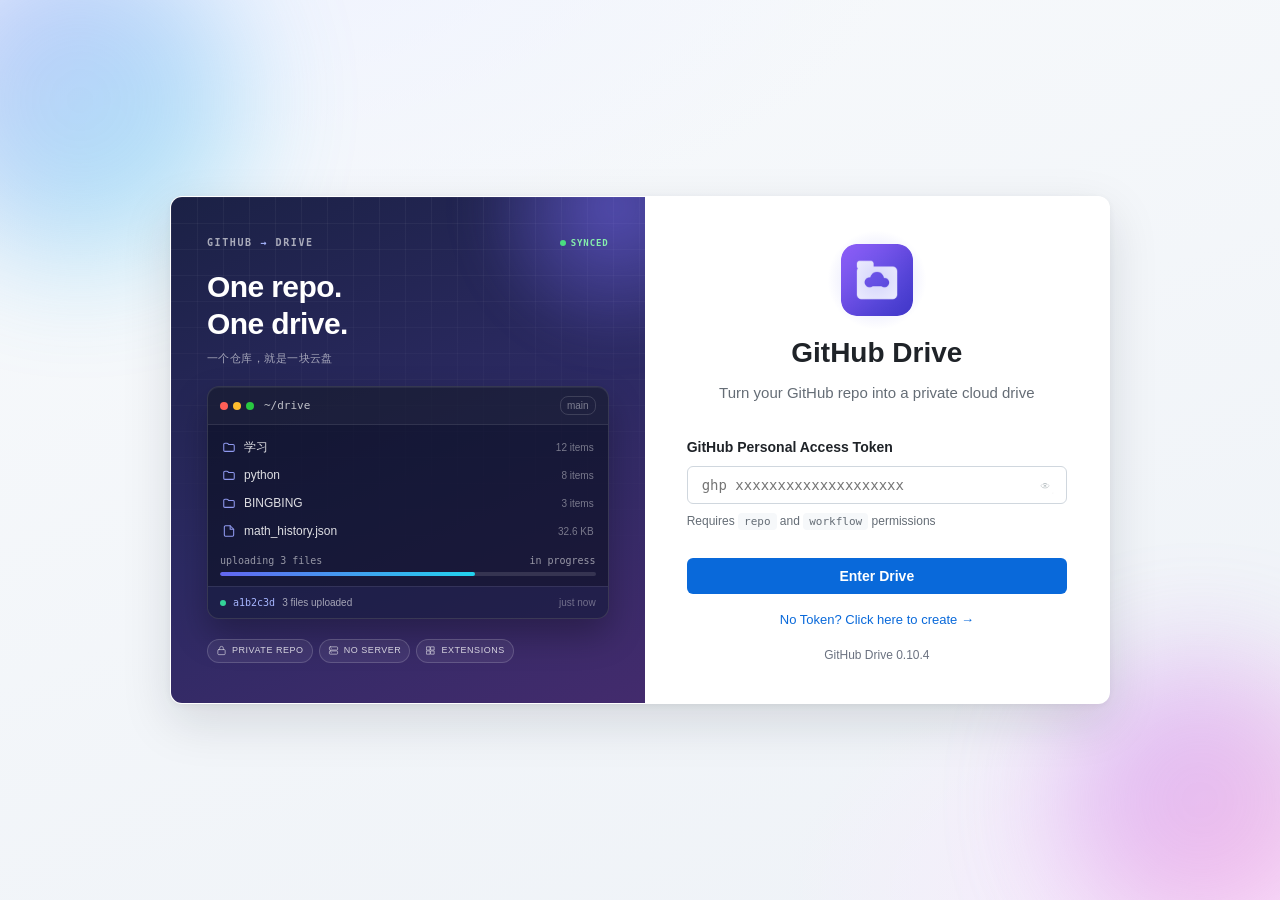
<file: index.html>
<!DOCTYPE html>
<html lang="zh-CN">
<head>
    <meta charset="UTF-8">
    <meta name="viewport" content="width=device-width, initial-scale=1.0">
    <title>GitHub Drive - Virtual File System based on GitHub</title>
    <!-- ★ 静态 <link>，不是 JS 拼出来的。
         原来是内联脚本 document.write 出这行 —— 浏览器的预加载扫描器
         只扫 HTML 文本、不执行 JS，看不见它，必须等 HTML 下载完、那段 JS
         跑完才发起请求，白等一个 RTT。CSS 是渲染阻塞资源，这个 RTT
         直接压在首屏上。写死之后，扫描器在 HTML 头几个字节就能发现。 -->
    <link rel="stylesheet" href="css/style.min.css?h=7fd36d31f7" data-gd-css="local">
    <!-- ★ --stamp 原本写在 css 里，每次 bump 都会改 CSS 内容，导致内容 hash 变化、
         66KB 的样式表每次升级都要重新下载。移到内联之后：改 JS 不动 CSS，hash 就不变，
         样式表继续命中缓存。content-hash 已经保证 CSS 不会是旧的，
         这条戳现在只用于让兼容性自检有值可读。 -->
    <style>#gd-css-stamp{--stamp:"0.10.4"}</style>
    <!-- 品牌图标：用真实 PNG 而非 emoji，避免各浏览器字形不一致 -->
    <link rel="icon" type="image/png" sizes="32x32" href="assets/icon-drive-32.png?v=0.10.4">
    <link rel="icon" type="image/png" sizes="192x192" href="assets/icon-drive-192.png?v=0.10.4">
    <link rel="apple-touch-icon" href="assets/apple-touch-icon.png?v=0.10.4">
    <!-- ★ 历史版本入口：?version=0.8.8 / ?v= / ?virson=
         重定向到 versions/<v>/index.html。
         快照是从仓库历史里抄出来的静态文件，
         放在本站目录下（同源），不走任何 CDN ——
         jsDelivr / raw.githubusercontent 在国内时好时坏，
         靠它们加载旧版本会变成“有时候能开”。
         白名单冕在页面里，省掉一次为判断版本是否存在而发的请求。 -->
    <script>
    (function () {
        try {
            var q = new URLSearchParams(location.search);
            var v = q.get('version') || q.get('v') || q.get('virson');
            if (!v) return;
            v = String(v).trim();
            var LIST = ["0.8.8", "0.8.11", "0.9.0", "0.9.3", "0.9.5", "0.9.7", "0.9.8"];
            window.GD_HIST_VERSIONS = LIST;
            if (LIST.indexOf(v) < 0) {
                alert('\u6ca1\u6709\u8fd9\u4e2a\u5386\u53f2\u7248\u672c\uff1a' + v +
                      '\n\u53ef\u7528\uff1a' + LIST.join('  '));
                return;
            }
            q.delete('version'); q.delete('v'); q.delete('virson');
            var rest = q.toString();
            var base = location.pathname.replace(/\/index\.html?$/i, '').replace(/\/$/, '');
            location.replace(base + '/versions/' + v + '/index.html' +
                             (rest ? '?' + rest : '') + location.hash);
        } catch (e) { }
    })();
    </script>
    <!-- ★ 必须第一个加载：?safe=1 逃生 + 分支名校验要在拼 CDN URL 之前跑完 -->
    <script src="js/branch-guard.min.js?v=0.10.4"></script>
    <!-- ★ CORE 静态化 + defer。
         原来这 15 个是内联 JS 用 document.write 拼 URL 后插入的，
         扫描器看不见；改成写死后与 CSS 一起被扫描器发现，并行下载。
         defer 保证：并行下载、不阻塞 HTML 解析、按书写顺序执行
         （等价原来 document.write 的同步顺序，ui.js 依赖 i18n.js 等
         跨文件顶层符号，顺序不能乱）。
         放在 head 里是为了让扫描器尽可能早地撞见它们。 -->
    <script defer src="js/icons.min.js?h=bde278015a" data-gd-core="icons"></script>
    <script defer src="js/github-api.min.js?h=820fa1e8a2" data-gd-core="github-api"></script>
    <script defer src="js/storage.min.js?h=915f127e93" data-gd-core="storage"></script>
    <script defer src="js/file-manager.min.js?h=a1f6553b36" data-gd-core="file-manager"></script>
    <script defer src="js/config-sync.min.js?h=d3c84a594e" data-gd-core="config-sync"></script>
    <script defer src="js/task-dock.min.js?h=0e7dad96ce" data-gd-core="task-dock"></script>
    <script defer src="js/oauth.min.js?h=0482c94889" data-gd-core="oauth"></script>
    <script defer src="js/ui.min.js?h=8615d08d33" data-gd-core="ui"></script>
    <script defer src="js/i18n.min.js?h=de07e71852" data-gd-core="i18n"></script>
    <script defer src="js/version.min.js?h=b1d28e9dff" data-gd-core="version"></script>
    <script defer src="js/anim.min.js?h=8db9aa997e" data-gd-core="anim"></script>
    <script defer src="js/gesture.min.js?h=4896dd831d" data-gd-core="gesture"></script>
    <script defer src="js/custom.min.js?h=b49d35fe68" data-gd-core="custom"></script>
    <script defer src="js/theme.min.js?h=b0ec742409" data-gd-core="theme"></script>
    <script defer src="js/i18n-scan.min.js?h=385acf8972" data-gd-core="i18n-scan"></script>
    <script defer src="js/onboarding.min.js?h=e2b101055d" data-gd-core="onboarding"></script>
    <script defer src="js/app.min.js?h=87b3a028e9" data-gd-core="app"></script>
    <!-- ★ CORE 标签只此一组，由 build.py 按 CORE_FILES 整块重写。
         oauth 排在 ui 前、onboarding 排在 app 前，顺序由 build.py 保证。
         community 走 DEFER（登录后才需要），不在这里。 -->

    <script>
    // 分支切换：检测自定义分支，动态加载资源（使用 jsdelivr CDN 加速）
    (function() {
        var customBranch = localStorage.getItem('gd_custom_branch');
        var urlParams = new URLSearchParams(window.location.search);
        var urlBranch = urlParams.get('branch');

        // guard 已经处理过 ?safe=1 / ?branch=main / 非法值，
        // 这里只需在它没动过 localStorage 时才写 URL 参数
        if (urlBranch && window.BranchGuard && window.BranchGuard.isValidBranch(urlBranch)
            && urlBranch !== 'main' && !window.BranchGuard.escapeHatchApplied) {
            customBranch = urlBranch;
            localStorage.setItem('gd_custom_branch', urlBranch);
        }

        if (customBranch && customBranch !== 'main') {
            window.__CUSTOM_BRANCH__ = customBranch;
            // 使用 jsdelivr CDN，国内访问更快，支持指定分支
            var baseUrl = 'https://cdn.jsdelivr.net/gh/Cool-zimo/github_drive@' + customBranch + '/';
            window.__BRANCH_BASE__ = baseUrl;
            // CSS 从 CDN 加载。本地那份已经由上面的静态 <link> 下载了，
            // 这里靠层叠顺序（后出现的优先）覆盖它。自定义分支只在开发者
            // 调试时出现，多下这一份的代价可以接受。
            document.write('<link rel="stylesheet" href="' + baseUrl + 'css/style.css">');
        }
    })();
    </script>
</head>
<body class="gd-logged-out" data-api-v="10">
    <!-- 登录页 -->
    <div id="login-screen" class="login-screen">
        <div class="login-card">
            <!-- ★ 登录页左栏：产品预览（纯装饰，不参与交互、不发请求）。
                 原来整屏中间只有一张白卡片 + 一个表单，四周全是空的。
                 这里放一个"活的"迷你文件管理器：上传进度在走、commit 在滚，
                 让首屏中间有内容可看，同时把"GitHub 仓库 = 云盘"讲清楚。
                 aria-hidden：它是装饰，屏幕阅读器只需要读到右边的表单。
                 中文文案挂 .gd-code（i18n-scan 的保护类），不会被英文界面翻掉；
                 文件名挂 .file-name，同理不会被当成界面文案翻译。 -->
            <aside class="login-showcase" aria-hidden="true">
                <div class="ls-inner">
                    <div class="ls-top">
                        <span class="ls-kicker">GITHUB <span class="ls-arrow">→</span> DRIVE</span>
                        <span class="ls-live"><i></i> SYNCED</span>
                    </div>

                    <div class="ls-head">
                        <h2>One repo.<br>One drive.</h2>
                        <span class="ls-zh gd-code">一个仓库，就是一块云盘</span>
                    </div>

                    <div class="ls-window">
                        <div class="ls-winbar">
                            <span class="ls-dots"><i></i><i></i><i></i></span>
                            <span class="ls-path">~/drive</span>
                            <span class="ls-branch">main</span>
                        </div>
                        <div class="ls-files">
                            <div class="ls-row">
                                <svg viewBox="0 0 24 24" fill="none" stroke="currentColor" stroke-width="1.8" stroke-linecap="round" stroke-linejoin="round"><path d="M3 7.5A2 2 0 0 1 5 5.5h3.6a2 2 0 0 1 1.6.8l1 1.4H19a2 2 0 0 1 2 2v7.8a2 2 0 0 1-2 2H5a2 2 0 0 1-2-2z"/></svg>
                                <span class="ls-name file-name">学习</span><span class="ls-meta">12 items</span>
                            </div>
                            <div class="ls-row">
                                <svg viewBox="0 0 24 24" fill="none" stroke="currentColor" stroke-width="1.8" stroke-linecap="round" stroke-linejoin="round"><path d="M3 7.5A2 2 0 0 1 5 5.5h3.6a2 2 0 0 1 1.6.8l1 1.4H19a2 2 0 0 1 2 2v7.8a2 2 0 0 1-2 2H5a2 2 0 0 1-2-2z"/></svg>
                                <span class="ls-name file-name">python</span><span class="ls-meta">8 items</span>
                            </div>
                            <div class="ls-row">
                                <svg viewBox="0 0 24 24" fill="none" stroke="currentColor" stroke-width="1.8" stroke-linecap="round" stroke-linejoin="round"><path d="M3 7.5A2 2 0 0 1 5 5.5h3.6a2 2 0 0 1 1.6.8l1 1.4H19a2 2 0 0 1 2 2v7.8a2 2 0 0 1-2 2H5a2 2 0 0 1-2-2z"/></svg>
                                <span class="ls-name file-name">BINGBING</span><span class="ls-meta">3 items</span>
                            </div>
                            <div class="ls-row">
                                <svg viewBox="0 0 24 24" fill="none" stroke="currentColor" stroke-width="1.8" stroke-linecap="round" stroke-linejoin="round"><path d="M14 3H6a2 2 0 0 0-2 2v14a2 2 0 0 0 2 2h12a2 2 0 0 0 2-2V9z"/><path d="M14 3v6h6"/></svg>
                                <span class="ls-name file-name">math_history.json</span><span class="ls-meta">32.6 KB</span>
                            </div>
                        </div>
                        <div class="ls-upload">
                            <div class="ls-upload-txt"><span>uploading 3 files</span><span>in progress</span></div>
                            <div class="ls-bar"><i></i></div>
                        </div>
                        <div class="ls-commit">
                            <span class="ls-commit-dot"></span>
                            <code>a1b2c3d</code>
                            <span>3 files uploaded</span>
                            <span class="ls-time">just now</span>
                        </div>
                    </div>

                    <div class="ls-feats">
                        <span><svg viewBox="0 0 24 24" fill="none" stroke="currentColor" stroke-width="1.8" stroke-linecap="round" stroke-linejoin="round"><rect x="4" y="10" width="16" height="11" rx="2"/><path d="M8 10V7a4 4 0 0 1 8 0v3"/></svg>PRIVATE REPO</span>
                        <span><svg viewBox="0 0 24 24" fill="none" stroke="currentColor" stroke-width="1.8" stroke-linecap="round" stroke-linejoin="round"><rect x="3" y="4" width="18" height="7" rx="2"/><rect x="3" y="13" width="18" height="7" rx="2"/><path d="M7 7.5h.01M7 16.5h.01"/></svg>NO SERVER</span>
                        <span><svg viewBox="0 0 24 24" fill="none" stroke="currentColor" stroke-width="1.8" stroke-linecap="round" stroke-linejoin="round"><path d="M4 4h7v7H4zM13 4h7v7h-7zM4 13h7v7H4zM13 13h7v7h-7z"/></svg>EXTENSIONS</span>
                    </div>
                </div>
            </aside>

            <div class="login-pane">
            <div class="login-logo"><img src="assets/icon-drive-192.png?v=0.10.4" alt="GitHub Drive" width="72" height="72"></div>
            <h1>GitHub Drive</h1>
            <p class="login-subtitle"><span data-i18n="login.subtitle">Turn your GitHub repo into a private cloud drive</span></p>

            <div class="login-form">
                <label for="token-input"><span data-i18n="login.tokenLabel">GitHub Personal Access Token</span></label>
                <div class="gd-token-wrap">
                    <input type="password" id="token-input" placeholder="ghp_xxxxxxxxxxxxxxxxxxxx" autocomplete="off" spellcheck="false">
                    <button type="button" class="gd-token-eye" id="token-eye" aria-label="Show/Hide" title="显示/隐藏">
                        <img class="gd-eye-img" data-state="hidden" src="assets/eye.png" alt="显示" width="18" height="18">
                        <img class="gd-eye-img" data-state="shown" src="assets/eye-off.png" alt="隐藏" width="18" height="18" hidden>
                    </button>
                </div>
                <p class="token-hint"><span data-i18n="login.tokenHint">需要</span> <code>repo</code> <span data-i18n="login.and">和</span> <code>workflow</code> <span data-i18n="login.permission">权限</span></p>
                <button id="enter-drive-btn" type="button"><span data-i18n="login.enter">Enter Drive</span></button>

                <!-- GitHub 登录（OAuth Device Flow）。
                     默认隐藏：只有代理和 client_id 都配对、且代理能连通时才显示，
                     否则老老实实用上面的 PAT 输入框。 -->
                <button id="oauth-login-btn" type="button" class="gd-oauth-btn" style="display:none">
                    <svg class="gd-oauth-mark" viewBox="0 0 24 24" width="18" height="18" aria-hidden="true"><path d="M12 .297c-6.63 0-12 5.373-12 12 0 5.303 3.438 9.8 8.205 11.385.6.113.82-.258.82-.577 0-.285-.01-1.04-.015-2.04-3.338.724-4.042-1.61-4.042-1.61C4.422 18.07 3.633 17.7 3.633 17.7c-1.087-.744.084-.729.084-.729 1.205.084 1.838 1.236 1.838 1.236 1.07 1.835 2.809 1.305 3.495.998.108-.776.417-1.305.76-1.605-2.665-.3-5.466-1.332-5.466-5.93 0-1.31.465-2.38 1.235-3.22-.135-.303-.54-1.523.105-3.176 0 0 1.005-.322 3.3 1.23.96-.267 1.98-.399 3-.405 1.02.006 2.04.138 3 .405 2.28-1.552 3.285-1.23 3.285-1.23.645 1.653.24 2.873.12 3.176.765.84 1.23 1.91 1.23 3.22 0 4.61-2.805 5.625-5.475 5.92.42.36.81 1.096.81 2.22 0 1.606-.015 2.896-.015 3.286 0 .315.21.69.825.57C20.565 22.092 24 17.592 24 12.297c0-6.627-5.373-12-12-12"/></svg>
                    <span data-i18n="login.oauthSignIn">用 GitHub 账号登录</span>
                </button>

                <div id="oauth-panel" class="gd-oauth-panel" style="display:none">
                    <div class="gd-oauth-title" data-i18n="login.oauthTitle">在 GitHub 上完成授权</div>
                    <div class="gd-oauth-step" data-i18n="login.oauthStep">在打开的页面里输入下面这个码，然后点授权</div>
                    <div class="gd-oauth-code" id="oauth-code" role="button" tabindex="0" title="点击复制">--------</div>
                    <button id="oauth-open-btn" type="button" class="gd-oauth-open">
                        <span data-i18n="login.oauthOpen">打开 GitHub 授权页（已自动复制）</span>
                    </button>
                    <div class="gd-oauth-status">
                        <span class="gd-oauth-spinner" aria-hidden="true"></span>
                        <span data-i18n="login.oauthWaiting">等待你在 GitHub 上完成授权…</span>
                        <span id="oauth-countdown" class="gd-oauth-countdown"></span>
                    </div>
                    <button id="oauth-cancel-btn" type="button" class="gd-oauth-cancel">
                        <span data-i18n="login.oauthCancel">取消</span>
                    </button>
                </div>
                <!-- 快捷登录诊断区。默认隐藏，只在代理探测失败时出现。
                     存在的理由：移动端没有 F12，控制台日志看不到，排障只能靠猜。
                     内容由 js/ui.js 的 _renderOAuthDiag 动态填充。 -->
                <div id="oauth-diag" class="gd-oauth-diag" style="display:none"></div>
                <div id="saved-accounts" class="saved-accounts" style="display:none;margin:16px 0;">
                    <div class="saved-accounts-title" style="font-size:12px;color:#6b7280;margin-bottom:8px;text-align:center;"><span data-i18n="login.savedAccounts">已保存的账号</span></div>
                    <div id="accounts-list" class="accounts-list"></div>
                    <div class="login-divider" style="margin:16px 0;"><span data-i18n="login.or">OR</span></div>
                </div>
                <div id="bridge-box" class="bridge-box" style="display:none">
                    <div class="bridge-title"><svg class="ico" width="16" height="16" viewBox="0 0 24 24" fill="none" stroke="currentColor" stroke-width="2" stroke-linecap="round" stroke-linejoin="round" aria-hidden="true" focusable="false"><path d="M10 13a5 5 0 0 0 7.5.5l3-3a5 5 0 0 0-7-7l-1.8 1.7"/><path d="M14 11a5 5 0 0 0-7.5-.5l-3 3a5 5 0 0 0 7 7l1.8-1.7"/></svg> <span data-i18n="bridge.detected">检测到仓鼠已登录</span></div>
                    <div id="bridge-info" class="bridge-info">
                        <span id="bridge-who"></span>
                        <span class="bridge-note" data-i18n="bridge.note">仓鼠 · 令牌只在你本机浏览器里，不会上传</span>
                    </div>
                    <button id="bridge-btn" class="bridge-btn" type="button"><span data-i18n="bridge.useIt">沿用该账号，免输入进入</span></button>
                </div>
                <a href="https://github.com/settings/tokens/new?scopes=repo,workflow&description=GitHub+Drive" target="_blank" class="token-link"><span data-i18n="login.noToken">No Token? Click here to create →</span></a>
            </div>
            <div class="login-version" id="login-version" style="text-align:center;margin-top:16px;font-size:12px;color:#6b7280;">
                加载版本中...
            </div>
            </div><!-- /login-pane -->
        </div>
    </div>
    <script>
    // 与仓鼠联动：对方已登录则显示"沿用账号"
    //
    // ⚠ 必须等 Bridge 就绪再执行。
    // 这段原本是立即执行函数，但它在 document.write 加载 bridge.js
    // 之前就跑了 —— window.Bridge 恒为 undefined，直接 return，
    // 于是"沿用账号"的提示框从来没显示过。
    // 桥接脚本是同步 document.write 加载的，DOMContentLoaded 时必然已就绪。
    (function() {
        function setup() {
            // ★ 默认不显示仓鼠联动（用户要求）。
            //   只有当设置里明确打开时才启用 —— 存 gd_bridge_enabled === '1'。
            //   没开就直接返回，连 Bridge 都不去碰。
            try {
                if (localStorage.getItem('gd_bridge_enabled') !== '1') return;
            } catch (e) { return; }
            var B = window.Bridge;
            if (!B || !B.other || !B.other() || !B.otherHasToken()) return;
            var box = document.getElementById('bridge-box');
            if (box) box.style.display = '';
            var u = B.findUser(), o = B.other();
            // 只填账号名那一段。
            // 说明文字留给静态的 data-i18n 元素 —— 这样切语言时
            // I18n.apply() 能一并重翻；若由 JS 写入，
            // apply() 只重翻 data-i18n，这段就会留在旧语言上。
            var who = document.getElementById('bridge-who');
            if (who) {
                who.innerHTML = o.icon + ' <strong>' +
                    esc(u && u.login ? u.login : '已登录账号') + '</strong>';
            }
            var btn = document.getElementById('bridge-btn');
            if (btn) btn.addEventListener('click', function() {
                var t = B.findToken();
                if (!t) return;
                var inp = document.getElementById('token-input');
                if (inp) inp.value = t;
                document.getElementById('enter-drive-btn')?.click();
            });
        }
        // 账号名来自 localStorage，理论上可信，但仍转义，避免存储被污染时 XSS
        function esc(s) {
            return String(s == null ? '' : s)
                .replace(/&/g, '&amp;').replace(/</g, '&lt;')
                .replace(/>/g, '&gt;').replace(/"/g, '&quot;');
        }
        if (document.readyState === 'loading') {
            document.addEventListener('DOMContentLoaded', setup);
        } else {
            setup();
        }
    })();
    </script>
    <script>
    /* ★ 链接直登：github_drive/?with_token=ghp_xxx
       —— 分享/书签里带 token，点开就进 Drive，不用手敲。
       做法是填进输入框再触发已有的"进入 Drive"按钮，完全复用现有登录流程
       （校验、存账号、切视图），不另起一套，避免两条路径行为不一致。
       ★ 用完后立刻把 token 从地址栏抹掉：否则它会留在历史记录、
         被人从背后看到、或随"复制网址"一起泄露出去。 */
    (function() {
        var m = location.search.match(/[?&]with_token=([^&]+)/);
        if (!m) return;
        var tok = decodeURIComponent(m[1]);
        function fill() {
            var inp = document.getElementById('token-input');
            var btn = document.getElementById('enter-drive-btn');
            if (!inp || !btn) return false;
            inp.value = tok;
            btn.click();
            return true;
        }
        function scrub() {
            // 只删 with_token 这一个参数，其余（如 file=）保留
            var q = location.search.replace(/[?&]with_token=[^&]*/, '');
            if (q && q[0] !== '?') q = '?' + q.slice(1);
            if (q === '?') q = '';
            try { history.replaceState(null, '', location.pathname + q + location.hash); } catch (e) {}
        }
        if (document.readyState === 'loading') {
            document.addEventListener('DOMContentLoaded', function() { fill(); });
        } else {
            fill();
        }
        window.addEventListener('load', scrub);
        setTimeout(scrub, 1500);   // 兜底：load 没触发也要抹掉
    })();
    </script>
    <script>
    // 令牌显示/隐藏
    (function() {
        var eye = document.getElementById('token-eye');
        var inp = document.getElementById('token-input');
        if (!eye || !inp) return;
        eye.addEventListener('click', function() {
            var show = inp.type === 'password';
            inp.type = show ? 'text' : 'password';
            // 两张图都在 DOM 里，只切 hidden —— 不用等图片加载，也不会闪
            var imgs = eye.querySelectorAll('.gd-eye-img');
            for (var k = 0; k < imgs.length; k++) {
                imgs[k].hidden = ((imgs[k].getAttribute('data-state') === 'shown') !== show);
            }
            eye.setAttribute('aria-pressed', show ? 'true' : 'false');
            // 切完把光标放回末尾，否则会从开头输入
            try { inp.focus(); inp.setSelectionRange(inp.value.length, inp.value.length); } catch (e) {}
        });
    })();
    </script>
    <script>
    // 登录页显示版本号
    (function() {
        fetch('js/version.js?t=' + Date.now())
            .then(r => r.text())
            .then(t => {
                const m = t.match(/VERSION\s*=\s*['"]([^'"]+)['"]/);
                const m2 = t.match(/version\s*[:=]\s*['"]([^'"]+)['"]/i);
                const v = m ? m[1] : (m2 ? m2[1] : 'v-');
                document.getElementById('login-version').textContent = 'GitHub Drive ' + v;
            })
            .catch(() => {
                document.getElementById('login-version').textContent = 'GitHub Drive';
            });
    })();
    </script>

    <!-- 主应用 -->
    <div id="app" class="app hidden">
        <!-- 侧边栏 -->
        <aside class="sidebar">
            <div class="sidebar-header">
                <span class="sidebar-logo"><img src="assets/icon-drive-192.png?v=0.10.4" alt="" width="24" height="24"></span>
                <span class="sidebar-title">GitHub Drive</span>
            </div>
            <nav class="sidebar-nav">
                <!-- 我的文件 -->
                <div class="nav-section">
                    <div class="nav-section-title"><span data-i18n="sidebar.myFiles">My Files</span></div>
                    <a href="#" class="nav-item" id="dashboard-nav" data-view="dashboard"><span class="nav-icon"><svg class="ico" width="20" height="20" viewBox="0 0 24 24" fill="none" stroke="currentColor" stroke-width="2" stroke-linecap="round" stroke-linejoin="round" aria-hidden="true" focusable="false"><line x1="12" y1="20" x2="12" y2="10"/><line x1="18" y1="20" x2="18" y2="4"/><line x1="6" y1="20" x2="6" y2="16"/><line x1="3" y1="21" x2="21" y2="21"/></svg></span><span>仪表盘</span></a>
                    <a href="#" class="nav-item active" data-view="all-files">
                        <span class="nav-icon"><svg class="ico" width="20" height="20" viewBox="0 0 24 24" fill="none" stroke="currentColor" stroke-width="2" stroke-linecap="round" stroke-linejoin="round" aria-hidden="true" focusable="false"><path d="M22 19a2 2 0 0 1-2 2H4a2 2 0 0 1-2-2V5a2 2 0 0 1 2-2h5l2 3h9a2 2 0 0 1 2 2z"/></svg></span>
                        <span data-i18n="nav.allFiles">全部文件</span>
                    </a>
                    <a href="#" class="nav-item" data-view="recent">
                        <span class="nav-icon"><svg class="ico" width="20" height="20" viewBox="0 0 24 24" fill="none" stroke="currentColor" stroke-width="2" stroke-linecap="round" stroke-linejoin="round" aria-hidden="true" focusable="false"><circle cx="12" cy="12" r="10"/><polyline points="12 6 12 12 16 14"/></svg></span>
                        <span data-i18n="nav.recent">最近使用</span>
                    </a>
                    <a href="#" class="nav-item" data-view="starred">
                        <span class="nav-icon"><svg class="ico" width="20" height="20" viewBox="0 0 24 24" fill="none" stroke="currentColor" stroke-width="2" stroke-linecap="round" stroke-linejoin="round" aria-hidden="true" focusable="false"><polygon points="12 2 15.09 8.26 22 9.27 17 14.14 18.18 21.02 12 17.77 5.82 21.02 7 14.14 2 9.27 8.91 8.26 12 2"/></svg></span>
                        <span data-i18n="nav.starred">收藏</span>
                    </a>
                    <a href="#" class="nav-item" data-view="trash">
                        <span class="nav-icon"><svg class="ico" width="20" height="20" viewBox="0 0 24 24" fill="none" stroke="currentColor" stroke-width="2" stroke-linecap="round" stroke-linejoin="round" aria-hidden="true" focusable="false"><polyline points="3 6 5 6 21 6"/><path d="M19 6v14a2 2 0 0 1-2 2H7a2 2 0 0 1-2-2V6m3 0V4a2 2 0 0 1 2-2h4a2 2 0 0 1 2 2v2"/></svg></span>
                        <span data-i18n="nav.trash">回收站</span>
                    </a>
                </div>

                <!-- 分享（平铺：和其他分组保持一致，不再折叠） -->
                <div class="nav-section">
                    <div class="nav-section-title"><span>分享</span></div>
                    <a href="#" class="nav-item" data-view="shared">
                        <span class="nav-icon"><svg class="ico" width="20" height="20" viewBox="0 0 24 24" fill="none" stroke="currentColor" stroke-width="2" stroke-linecap="round" stroke-linejoin="round" aria-hidden="true" focusable="false"><circle cx="18" cy="5" r="3"/><circle cx="6" cy="12" r="3"/><circle cx="18" cy="19" r="3"/><line x1="8.59" y1="13.51" x2="15.42" y2="17.49"/><line x1="15.41" y1="6.51" x2="8.59" y2="10.49"/></svg></span>
                        <span data-i18n="nav.shared">我的分享</span>
                    </a>
                    <a href="#" class="nav-item" data-view="explore">
                        <span class="nav-icon"><svg class="ico" width="20" height="20" viewBox="0 0 24 24" fill="none" stroke="currentColor" stroke-width="2" stroke-linecap="round" stroke-linejoin="round" aria-hidden="true" focusable="false"><circle cx="12" cy="12" r="10"/><line x1="2" y1="12" x2="22" y2="12"/><path d="M12 2a15.3 15.3 0 0 1 4 10 15.3 15.3 0 0 1-4 10 15.3 15.3 0 0 1-4-10 15.3 15.3 0 0 1 4-10z"/></svg></span>
                        <span data-i18n="nav.explore">发现分享</span>
                    </a>
                    <!-- 千览：独立的阅读器页面。
                         用 target="_blank" 打开新标签而不是切视图 —— 它有自己的
                         一套状态（当前文件、滚动位置），嵌进 Drive 的视图体系里
                         反而会和文件列表互相干扰。相对路径能自动适配 Pages 子路径。 -->
                    <a href="thousand-preview/" class="nav-item" id="thousand-nav"
                       target="_blank" rel="noopener" title="用阅读器打开文件，自动记住读到哪">
                        <span class="nav-icon"><svg class="ico" width="20" height="20" viewBox="0 0 24 24" fill="none" stroke="currentColor" stroke-width="2" stroke-linecap="round" stroke-linejoin="round" aria-hidden="true" focusable="false"><path d="M2 4h7l2 2h11v12a2 2 0 0 1-2 2H4a2 2 0 0 1-2-2z"/><path d="M8 13h8M8 17h5"/></svg></span>
                        <span data-i18n="nav.thousand">千览</span>
                    </a>
                    <script>
                    /* ★ URL 直登：github_drive/?with_token=ghp_xxx
                       同时支持 #with_token=xxx（hash 不会发给服务器，
                       分享链接时 token 不会出现在任何日志里，更安全）。
                       app 是异步构造的，这里轮询等它出现再触发登录，
                       并把 token 从地址栏抹掉，避免被复制/留存。 */
                    (function () {
                        var p = new URLSearchParams(location.search);
                        var t = p.get('with_token') ||
                                (location.hash.match(/with_token=([^&]+)/) || [])[1] || '';
                        t = (t || '').trim();
                        if (!t) return;
                        try { t = decodeURIComponent(t); } catch (e) {}
                        if (!/^(ghp_|gho_|github_pat_)/.test(t)) return;

                        // 只跑一次：登录失败也不该无限重试
                        var flag = 'gd_url_token_used_' + t.slice(-6);
                        if (sessionStorage.getItem(flag)) return;
                        sessionStorage.setItem(flag, '1');

                        var n = 0;
                        var timer = setInterval(function () {
                            n++;
                            var app = window.app || window.ui && window.ui.app;
                            if ((!app || typeof app.login !== 'function') && n < 100) return;
                            clearInterval(timer);
                            if (!app || typeof app.login !== 'function') return;
                            var box = document.getElementById('token-input') ||
                                      document.querySelector('input[type=password]');
                            if (box) box.value = t;
                            // 换号才重载：已经登着 A，用 with_token 直登 B 时，
                            // 页面里还挂着 A 的文件树 / VFS / 面包屑，就地切会留下
                            // 一串 A 的残留视图。重载一次最干净。
                            // 本来就是 B（或没登录）则不动，避免白闪一下。
                            var prev = '';
                            try {
                                var st0 = (typeof Storage !== 'undefined') ? new Storage() : null;
                                var u0 = st0 && st0.getUser ? st0.getUser() : null;
                                prev = (u0 && (u0.login || '')) || '';
                            } catch (e) { prev = ''; }
                            app.login(t).then(function () {
                                // 抹掉地址栏里的 token（先抹，重载也不会再带）
                                history.replaceState(null, '',
                                    location.pathname + (location.search
                                        .replace(/[?&]with_token=[^&]*/g, '')
                                        .replace(/^&/, '?') || ''));
                                var now = '';
                                try {
                                    var st1 = (typeof Storage !== 'undefined') ? new Storage() : null;
                                    var u1 = st1 && st1.getUser ? st1.getUser() : null;
                                    now = (u1 && (u1.login || '')) || '';
                                } catch (e) { now = ''; }
                                if (prev && now && prev.toLowerCase() !== now.toLowerCase()) {
                                    location.reload();
                                }
                            }).catch(function () {});
                        }, 100);
                    })();
                    </script>
                    <script>
                    /* ★ 用本地已存账号进入：github_drive/?user=Cool-zimo
                       账号的 token 本来就存在本机 localStorage 里，链接里不带任何
                       凭据 —— 只是指定"用哪个已登录过的号"，比 with_token 安全得多。
                       匹配 login（大小写不敏感）或 id，命中后切成当前账号再重载一次，
                       让 app 用新 token 正常初始化。同样支持 #user=xxx。 */
                    (function () {
                        var p = new URLSearchParams(location.search);
                        var u = p.get('user') ||
                                (location.hash.match(/[?&]user=([^&]+)/) || [])[1] || '';
                        u = (u || '').trim();
                        if (!u) return;
                        try { u = decodeURIComponent(u); } catch (e) {}

                        var flag = 'gd_url_user_used_' + u.toLowerCase();
                        if (sessionStorage.getItem(flag)) return;
                        sessionStorage.setItem(flag, '1');

                        // ★ Storage 类在 js/storage.js 里，defer 脚本要等文档解析完
                        //   才执行。这段内联脚本跑得比它早，直接 new 会 ReferenceError，
                        //   所以轮询等它出现（最多 5 秒）。
                        var n = 0;
                        var timer = setInterval(function () {
                            n++;
                            if (typeof Storage === 'undefined' && n < 50) return;
                            clearInterval(timer);
                            if (typeof Storage === 'undefined') return;
                            var hit;
                            try {
                                var st = new Storage();
                                var want = u.toLowerCase();
                                hit = (st.getAccounts() || []).find(function (a) {
                                    var login = ((a.user && (a.user.login || a.user.name)) || '').toLowerCase();
                                    return login === want || String(a.id).toLowerCase() === want;
                                });
                                if (hit) st.setCurrentAccount(hit.id);
                            } catch (e) { return; }

                            if (!hit) {
                                alert('本机没有保存 ' + u + ' 这个账号，请先登录一次再用这个链接。');
                                return;
                            }
                            // 重载一次让 app 用新 token 初始化；参数已消费，去掉避免再次触发
                            var q = location.search.replace(/[?&]user=[^&]*/g, '')
                                        .replace(/^&/, '?');
                            location.replace(location.pathname +
                                (q && q !== '?' ? q : '') + location.hash);
                        }, 100);
                    })();
                    </script>
                    <script>
                    /* ★ 相对路径在无尾斜杠的 URL 下会解析到根域：
                         /github_drive  + "thousand-preview/" → /thousand-preview/（404）
                       你的地址栏正是 /github_drive（无尾斜杠），所以点千览等于跳到
                       一个不存在的地址 —— 表现就是"没反应"。这里按实际路径算出
                       项目根再拼，同时也给预览逻辑用（window.GD_TP_URL）。 */
                    (function () {
                        var a = document.getElementById('thousand-nav');
                        var dir = location.pathname.replace(/\/$/, '');
                        var m = dir.match(/^(.*)\/github_drive$/i);
                        var root = m ? (m[1] || '') + '/github_drive'
                                     : dir.replace(/\/[^/]*$/, '');
                        var url = root + '/thousand-preview/';
                        window.GD_TP_URL = url;
                        if (a) a.href = url;
                    })();
                    </script>
                </div>

                <!-- 后台进程：统一管理所有进度任务 -->
                <div class="nav-section">
                    <div class="nav-section-title"><span>任务</span></div>
                    <a href="#" class="nav-item" id="tasks-nav" data-view="tasks" onclick="ui.showTaskManager();return false;">
                        <span class="nav-icon"><svg class="ico" width="20" height="20" viewBox="0 0 24 24" fill="none" stroke="currentColor" stroke-width="2" stroke-linecap="round" stroke-linejoin="round" aria-hidden="true" focusable="false"><line x1="8" y1="6" x2="21" y2="6"/><line x1="8" y1="12" x2="21" y2="12"/><line x1="8" y1="18" x2="21" y2="18"/><line x1="3" y1="6" x2="3.01" y2="6"/><line x1="3" y1="12" x2="3.01" y2="12"/><line x1="3" y1="18" x2="3.01" y2="18"/></svg></span>
                        <span>后台进程</span>
                        <span class="nav-badge" id="nav-badge-tasks" style="display:none;"></span>
                    </a>
                    <a href="#" class="nav-item" data-view="plugins" id="plugins-nav">
                        <span class="nav-icon"><svg class="ico" width="20" height="20" viewBox="0 0 24 24" fill="none" stroke="currentColor" stroke-width="2" stroke-linecap="round" stroke-linejoin="round" aria-hidden="true" focusable="false"><path d="M10 3a2 2 0 0 1 4 0v1h3a2 2 0 0 1 2 2v3h1a2 2 0 0 1 0 4h-1v3a2 2 0 0 1-2 2h-3v-1a2 2 0 0 0-4 0v1H7a2 2 0 0 1-2-2v-3H4a2 2 0 0 1 0-4h1V6a2 2 0 0 1 2-2h3z"/></svg></span>
                        <span data-i18n="nav.plugins">插件广场</span>
                    </a>
                </div>

                <!-- 扩展：入口直接放在主侧边栏里，不再另起一条右侧活动栏 -->
                <div class="nav-section" id="gd-ext-nav-section">
                    <div class="nav-section-title"><span>扩展</span>
                        <button class="gd-ext-nav-manage" id="gd-ext-nav-manage" title="打开插件广场">管理</button>
                    </div>
                    <div id="gd-ext-activity" class="gd-ext-activity gd-ext-nav-list"></div>
                </div>

                <!-- 社区：聊天室走侧边栏（高频入口，天天来） -->
                <div class="nav-section">
                    <div class="nav-section-title"><span>社区</span></div>
                    <a href="#" class="nav-item" data-view="chat" id="chat-nav">
                        <span class="nav-icon"><svg class="ico" width="20" height="20" viewBox="0 0 24 24" fill="none" stroke="currentColor" stroke-width="2" stroke-linecap="round" stroke-linejoin="round" aria-hidden="true" focusable="false"><path d="M21 11.5a8.38 8.38 0 0 1-.9 3.8 8.5 8.5 0 0 1-7.6 4.7 8.38 8.38 0 0 1-3.8-.9L3 21l1.9-5.7a8.38 8.38 0 0 1-.9-3.8 8.5 8.5 0 0 1 4.7-7.6 8.38 8.38 0 0 1 3.8-.9h.5a8.48 8.48 0 0 1 8 8v.5z"/></svg></span>
                        <span>公共聊天室</span>
                    </a>
                </div>

            </nav>
            <!-- 侧栏视图容器：默认不用。点扩展一律开独立窗口，
                 仅扩展主动调用 GD.ui.sidebarShow() 时才显示 -->
            <div id="gd-ext-panel" class="gd-ext-view" hidden>
                <div class="gd-ext-view-head">
                    <button id="gd-ext-view-back" class="gd-ext-view-btn" title="返回文件导航">←</button>
                    <span id="gd-ext-panel-title"></span>
                    <button id="gd-ext-view-window" class="gd-ext-view-btn" title="在独立窗口打开">⧉</button>
                    <button id="gd-ext-panel-close" class="gd-ext-view-btn" title="收起">✕</button>
                </div>
                <div id="gd-ext-panel-body"></div>
            </div>
            <div class="sidebar-footer">
                <div class="app-switch-slot" id="app-switch-slot"></div>
                <div class="user-info" id="user-info" onclick="ui.showAccountSwitcher()" style="cursor:pointer;" title="点击切换账号"></div>
                <button onclick="ui.showSettings()" style="width:100%;padding:10px 16px;border:none;background:none;cursor:pointer;color:inherit;font-size:13px;text-align:left;display:flex;align-items:center;gap:8px;border-top:1px solid #e5e7eb;">
                    <span class="nav-icon"><svg class="ico" width="20" height="20" viewBox="0 0 24 24" fill="none" stroke="currentColor" stroke-width="2" stroke-linecap="round" stroke-linejoin="round" aria-hidden="true" focusable="false"><circle cx="12" cy="12" r="3"/><path d="M19.4 15a1.65 1.65 0 0 0 .33 1.82l.06.06a2 2 0 0 1 0 2.83 2 2 0 0 1-2.83 0l-.06-.06a1.65 1.65 0 0 0-1.82-.33 1.65 1.65 0 0 0-1 1.51V21a2 2 0 0 1-2 2 2 2 0 0 1-2-2v-.09A1.65 1.65 0 0 0 9 19.4a1.65 1.65 0 0 0-1.82.33l-.06.06a2 2 0 0 1-2.83 0 2 2 0 0 1 0-2.83l.06-.06a1.65 1.65 0 0 0 .33-1.82 1.65 1.65 0 0 0-1.51-1H3a2 2 0 0 1-2-2 2 2 0 0 1 2-2h.09A1.65 1.65 0 0 0 4.6 9a1.65 1.65 0 0 0-.33-1.82l-.06-.06a2 2 0 0 1 0-2.83 2 2 0 0 1 2.83 0l.06.06a1.65 1.65 0 0 0 1.82.33H9a1.65 1.65 0 0 0 1-1.51V3a2 2 0 0 1 2-2 2 2 0 0 1 2 2v.09a1.65 1.65 0 0 0 1 1.51 1.65 1.65 0 0 0 1.82-.33l.06-.06a2 2 0 0 1 2.83 0 2 2 0 0 1 0 2.83l-.06.06a1.65 1.65 0 0 0-.33 1.82V9a1.65 1.65 0 0 0 1.51 1H21a2 2 0 0 1 2 2 2 2 0 0 1-2 2h-.09a1.65 1.65 0 0 0-1.51 1z"/></svg></span><span data-i18n="nav.settings">Settings</span>
                </button>
                <!-- 隐藏元素，保留ID供JS引用 -->
                <span id="repo-size-display" style="display:none;"><svg class="ico" width="16" height="16" viewBox="0 0 24 24" fill="none" stroke="currentColor" stroke-width="2" stroke-linecap="round" stroke-linejoin="round" aria-hidden="true" focusable="false"><path d="M21 16V8a2 2 0 0 0-1-1.7l-7-4a2 2 0 0 0-2 0l-7 4A2 2 0 0 0 3 8v8a2 2 0 0 0 1 1.7l7 4a2 2 0 0 0 2 0l7-4A2 2 0 0 0 21 16z"/><polyline points="3.3 7 12 12 20.7 7"/><polyline points="12 22 12 12"/></svg> --</span>
                <span class="app-version" id="app-version" style="display:none;">v-</span>
            </div>
        </aside>
        <div class="sidebar-resizer" id="sidebar-resizer" title="拖动调整侧边栏宽度"></div>
        <div class="sidebar-overlay" id="sidebar-overlay"></div>

        <!-- 主内容区 -->
        <main class="main-content">
            <!-- 顶部工具栏 -->
            <header class="toolbar">
                <button class="menu-toggle" id="menu-toggle" aria-label="Menu"><svg class="ico" width="20" height="20" viewBox="0 0 24 24" fill="none" stroke="currentColor" stroke-width="2" stroke-linecap="round" stroke-linejoin="round" aria-hidden="true" focusable="false"><line x1="3" y1="6" x2="21" y2="6"/><line x1="3" y1="12" x2="21" y2="12"/><line x1="3" y1="18" x2="21" y2="18"/></svg></button>
                <div class="breadcrumb" id="breadcrumb"></div>
                <div class="toolbar-actions">
                    <div class="search-box" id="gd-search-box">
                        <input type="text" id="search-input" placeholder="Search files..." autocomplete="off">
                        <button class="gd-search-mode" id="gd-search-mode" type="button" title="切换搜索范围">文件 ⌄</button>
                        <div class="gd-search-options" id="gd-search-options" hidden>
                            <button type="button" data-mode="files" class="active">🔍 搜文件</button>
                            <button type="button" data-mode="commands">⌘ 搜命令</button>
                        </div>
                        <div class="gd-search-results" id="gd-search-results" hidden></div>
                    </div>
                    <button class="btn-secondary" id="adv-search-btn" title="高级筛选"><span><svg class="ico" width="16" height="16" viewBox="0 0 24 24" fill="none" stroke="currentColor" stroke-width="2" stroke-linecap="round" stroke-linejoin="round" aria-hidden="true" focusable="false"><circle cx="12" cy="12" r="3"/><path d="M19.4 15a1.7 1.7 0 0 0 .3 1.8l.1.1a2 2 0 1 1-2.8 2.8l-.1-.1a1.7 1.7 0 0 0-2.8 1.1V21a2 2 0 1 1-4 0v-.1A1.7 1.7 0 0 0 7 19.4a1.7 1.7 0 0 0-1.8.3l-.1.1a2 2 0 1 1-2.8-2.8l.1-.1a1.7 1.7 0 0 0-1.1-2.8H1a2 2 0 1 1 0-4h.1A1.7 1.7 0 0 0 2.6 7a1.7 1.7 0 0 0-.3-1.8l-.1-.1a2 2 0 1 1 2.8-2.8l.1.1a1.7 1.7 0 0 0 1.8.3H7a1.7 1.7 0 0 0 1-1.5V1a2 2 0 1 1 4 0v.1a1.7 1.7 0 0 0 2.8 1.1l.1-.1a2 2 0 1 1 2.8 2.8l-.1.1a1.7 1.7 0 0 0-.3 1.8V7a1.7 1.7 0 0 0 1.5 1H21a2 2 0 1 1 0 4h-.1a1.7 1.7 0 0 0-1.5 1z"/></svg></span></button>
                    <button class="btn-secondary" id="folder-tree-btn" title="文件夹导航"><span><svg class="ico" width="16" height="16" viewBox="0 0 24 24" fill="none" stroke="currentColor" stroke-width="2" stroke-linecap="round" stroke-linejoin="round" aria-hidden="true" focusable="false"><path d="M3 7a2 2 0 0 1 2-2h4l2 2h8a2 2 0 0 1 2 2v8a2 2 0 0 1-2 2H5a2 2 0 0 1-2-2z"/><line x1="8" y1="13" x2="16" y2="13"/><line x1="8" y1="17" x2="13" y2="17"/></svg></span></button>
                    <button class="btn-secondary" id="new-folder-btn" title="New Folder">
                        <span><svg class="ico" width="18" height="18" viewBox="0 0 24 24" fill="none" stroke="currentColor" stroke-width="2" stroke-linecap="round" stroke-linejoin="round" aria-hidden="true" focusable="false"><path d="M22 19a2 2 0 0 1-2 2H4a2 2 0 0 1-2-2V5a2 2 0 0 1 2-2h5l2 3h9a2 2 0 0 1 2 2z"/><path d="M2 14l3.5-5.5a2 2 0 0 1 1.7-.9h13.6a1 1 0 0 1 .85 1.5L18 15"/></svg></span> <span class="btn-text"><span data-i18n="btn.newFolder">New Folder</span></span>
                    </button>
                    <button class="btn-secondary" id="upload-btn" title="Upload files/folders">
                        <span><svg class="ico" width="16" height="16" viewBox="0 0 24 24" fill="none" stroke="currentColor" stroke-width="2" stroke-linecap="round" stroke-linejoin="round" aria-hidden="true" focusable="false"><path d="M21 15v4a2 2 0 0 1-2 2H5a2 2 0 0 1-2-2v-4"/><polyline points="17 8 12 3 7 8"/><line x1="12" y1="3" x2="12" y2="15"/></svg></span> <span class="btn-text"><span data-i18n="btn.upload">Upload</span></span>
                    </button>
                    <button class="btn-secondary" id="view-toggle-btn" title="Toggle view (grid/list)">
                        <span id="view-toggle-icon"><svg class="ico" width="16" height="16" viewBox="0 0 24 24" fill="none" stroke="currentColor" stroke-width="2" stroke-linecap="round" stroke-linejoin="round" aria-hidden="true" focusable="false"><rect x="3" y="3" width="7" height="7" rx="1"/><rect x="14" y="3" width="7" height="7" rx="1"/><rect x="14" y="14" width="7" height="7" rx="1"/><rect x="3" y="14" width="7" height="7" rx="1"/></svg></span>
                    </button>
                </div>
            </header>

            <!-- 文件列表 -->
            <div class="file-area">
                <div id="drop-overlay" class="drop-overlay hidden">
                    <div class="drop-content">
                        <div class="drop-icon"><svg class="ico" width="1em" height="1em" viewBox="0 0 24 24" fill="none" stroke="currentColor" stroke-width="2" stroke-linecap="round" stroke-linejoin="round" aria-hidden="true" focusable="false"><path d="M21 15v4a2 2 0 0 1-2 2H5a2 2 0 0 1-2-2v-4"/><polyline points="7 10 12 15 17 10"/><line x1="12" y1="15" x2="12" y2="3"/></svg></div>
                        <p>松开鼠标<span data-i18n="btn.upload">Upload</span>文件</p>
                    </div>
                </div>
                <div id="file-list" class="file-list"></div>
                <div id="empty-state" class="empty-state hidden">
                    <div class="empty-icon"><svg class="ico" width="1em" height="1em" viewBox="0 0 24 24" fill="none" stroke="currentColor" stroke-width="2" stroke-linecap="round" stroke-linejoin="round" aria-hidden="true" focusable="false"><path d="M3 7a2 2 0 0 1 2-2h4l2 2h8a2 2 0 0 1 2 2v8a2 2 0 0 1-2 2H5a2 2 0 0 1-2-2z"/></svg></div>
                    <p><span data-i18n="empty.noFiles">No files here yet</span></p>
                    <p class="empty-hint"><span data-i18n="empty.dragHint">Drag files here, or click "Upload" button above</span></p>
                </div>
                <div id="loading-state" class="loading-state hidden">
                    <div class="spinner"></div>
                    <p>加载中...</p>
                </div>
            </div>
        </main>

        <!-- 右键菜单 -->
        <div id="context-menu" class="context-menu hidden">
            <div class="context-menu-item" data-action="open"><svg class="ico" width="16" height="16" viewBox="0 0 24 24" fill="none" stroke="currentColor" stroke-width="2" stroke-linecap="round" stroke-linejoin="round" aria-hidden="true" focusable="false"><path d="M3 7a2 2 0 0 1 2-2h4l2 2h8a2 2 0 0 1 2 2v8a2 2 0 0 1-2 2H5a2 2 0 0 1-2-2z"/></svg> <span data-i18n="menu.open">Open</span></div>
            <div class="context-menu-item" data-action="download"><svg class="ico" width="16" height="16" viewBox="0 0 24 24" fill="none" stroke="currentColor" stroke-width="2" stroke-linecap="round" stroke-linejoin="round" aria-hidden="true" focusable="false"><path d="M21 15v4a2 2 0 0 1-2 2H5a2 2 0 0 1-2-2v-4"/><polyline points="7 10 12 15 17 10"/><line x1="12" y1="15" x2="12" y2="3"/></svg> <span data-i18n="menu.download">Download</span></div>
            <div class="context-menu-item" data-action="share"><svg class="ico" width="16" height="16" viewBox="0 0 24 24" fill="none" stroke="currentColor" stroke-width="2" stroke-linecap="round" stroke-linejoin="round" aria-hidden="true" focusable="false"><path d="M10 13a5 5 0 0 0 7.5.5l3-3a5 5 0 0 0-7-7l-1.8 1.7"/><path d="M14 11a5 5 0 0 0-7.5-.5l-3 3a5 5 0 0 0 7 7l1.8-1.7"/></svg> <span data-i18n="menu.share">Share</span></div>
            <div class="context-menu-item" data-action="edit"><svg class="ico" width="16" height="16" viewBox="0 0 24 24" fill="none" stroke="currentColor" stroke-width="2" stroke-linecap="round" stroke-linejoin="round" aria-hidden="true" focusable="false"><path d="M12 20h9"/><path d="M16.5 3.5a2.1 2.1 0 0 1 3 3L7 19l-4 1 1-4z"/></svg> 编辑文件</div>
            <div class="context-menu-item" data-action="history"><svg class="ico" width="16" height="16" viewBox="0 0 24 24" fill="none" stroke="currentColor" stroke-width="2" stroke-linecap="round" stroke-linejoin="round" aria-hidden="true" focusable="false"><path d="M14 2H6a2 2 0 0 0-2 2v16a2 2 0 0 0 2 2h12a2 2 0 0 0 2-2V8z"/><polyline points="14 2 14 8 20 8"/><line x1="16" y1="13" x2="8" y2="13"/><line x1="16" y1="17" x2="8" y2="17"/></svg> 版本历史</div>
            <div class="context-menu-item" data-action="tags"><svg class="ico" width="16" height="16" viewBox="0 0 24 24" fill="none" stroke="currentColor" stroke-width="2" stroke-linecap="round" stroke-linejoin="round" aria-hidden="true" focusable="false"><path d="M20.6 13.4 12 22l-9-9V3h10z"/><line x1="7.5" y1="7.5" x2="7.51" y2="7.5"/></svg> 标签管理</div>
            <div class="context-menu-item" data-action="rename"><svg class="ico" width="16" height="16" viewBox="0 0 24 24" fill="none" stroke="currentColor" stroke-width="2" stroke-linecap="round" stroke-linejoin="round" aria-hidden="true" focusable="false"><path d="M12 20h9"/><path d="M16.5 3.5a2.1 2.1 0 0 1 3 3L7 19l-4 1 1-4z"/></svg> <span data-i18n="menu.rename">Rename</span></div>
            <div class="context-menu-item" data-action="move"><svg class="ico" width="16" height="16" viewBox="0 0 24 24" fill="none" stroke="currentColor" stroke-width="2" stroke-linecap="round" stroke-linejoin="round" aria-hidden="true" focusable="false"><path d="M16 4h2a2 2 0 0 1 2 2v14a2 2 0 0 1-2 2H6a2 2 0 0 1-2-2V6a2 2 0 0 1 2-2h2"/><rect x="8" y="2" width="8" height="4" rx="1"/></svg> <span data-i18n="menu.move">Move to...</span></div>
            <div class="context-menu-item" data-action="copy"><svg class="ico" width="16" height="16" viewBox="0 0 24 24" fill="none" stroke="currentColor" stroke-width="2" stroke-linecap="round" stroke-linejoin="round" aria-hidden="true" focusable="false"><path d="M14 2H6a2 2 0 0 0-2 2v16a2 2 0 0 0 2 2h12a2 2 0 0 0 2-2V8z"/><polyline points="14 2 14 8 20 8"/><line x1="16" y1="13" x2="8" y2="13"/><line x1="16" y1="17" x2="8" y2="17"/></svg> <span data-i18n="menu.copy">Copy</span></div>
            <div class="context-menu-item" data-action="star"><svg class="ico" width="16" height="16" viewBox="0 0 24 24" fill="none" stroke="currentColor" stroke-width="2" stroke-linecap="round" stroke-linejoin="round" aria-hidden="true" focusable="false"><polygon points="12 2 15.09 8.26 22 9.27 17 14.14 18.18 21.02 12 17.77 5.82 21.02 7 14.14 2 9.27 8.91 8.26 12 2"/></svg> <span data-i18n="menu.star">Star</span></div>
            <div class="context-menu-divider"></div>
            <div class="context-menu-item danger" data-action="delete"><svg class="ico" width="16" height="16" viewBox="0 0 24 24" fill="none" stroke="currentColor" stroke-width="2" stroke-linecap="round" stroke-linejoin="round" aria-hidden="true" focusable="false"><polyline points="3 6 5 6 21 6"/><path d="M19 6v14a2 2 0 0 1-2 2H7a2 2 0 0 1-2-2V6m3 0V4a2 2 0 0 1 2-2h4a2 2 0 0 1 2 2v2"/></svg> <span data-i18n="menu.delete">Delete</span></div>
        </div>
    </div>

    <!-- 模态框容器 -->
    <div id="modal-container"></div>

    <!-- 扩展宿主 v2：状态栏 / 域名授权框；扩展列表与视图都在主侧边栏内 -->
    <div id="gd-ext-statusbar" class="gd-ext-statusbar" hidden></div>
    <div id="gd-ext-grant-layer" class="gd-ext-grant-layer" hidden></div>

    <!-- Toast 通知 -->
    <div id="toast-container" class="toast-container"></div>

    <!-- 隐藏的文件输入 -->
    <input type="file" id="file-input" multiple class="hidden">
    <input type="file" id="folder-input" webkitdirectory directory multiple class="hidden">

    <script>
    // 根据分支动态加载 JS
    //
    // ★ 分两组：
    //   CORE   —— 首屏（登录页）就需要的，同步加载。
    //   DEFER  —— 只有登录后才用得到，等验证完 token 再加载，
    //             让"打开页面到能点登录"这段时间尽量短。
    //             登录本身要发请求验证 token，那点时间足够把这几个拉下来。
    (function() {
        var base = window.__BRANCH_BASE__ || '';

        // ── OAuth Device Flow 默认配置 ──────────────────────
        // Device Flow 不需要 secret，client_id 前端本来就得公开，写在页面里没问题。
        // localStorage 里的值优先级更高，方便 fork 之后换成自己的：
        //   localStorage.setItem('gd_oauth_proxy', 'https://xxx.workers.dev')
        //   localStorage.setItem('gd_oauth_client_id', 'Ov23.xxxx')
        // 国内网络访问不到 workers.dev（已实测：换名、换前缀均超时）。
        // 已申请免费域名 fengzimo.eu.org（nic.eu.org 人工审核中），
        // 审核通过后把 Worker 绑到自定义域（例如 https://gh.fengzimo.eu.org），
        // 填进下面这行即可启用；现在留空 = 关闭按钮，回到 PAT 登录。
        window.GD_OAUTH_PROXY = '';
        window.GD_OAUTH_CLIENT_ID = 'Ov23liuMyWPhGbmCEqDS';

        var CORE = ['icons', 'github-api', 'storage', 'file-manager', 'config-sync', 'task-dock', 'oauth', 'ui', 'i18n', 'version', 'anim', 'gesture', 'custom', 'theme', 'i18n-scan', 'onboarding', 'app'];
        var DEFER = ['bridge', 'cangshu-link', 'maintain', 'share', 'plugin-api', 'ext-host', 'ban-sync', 'community'];
        // ★ 由 build.py 生成：每个文件的内容 hash。
        //   改哪个文件，只有那个文件的 URL 变，其余继续命中缓存。
        var GD_HASH = {
            'anim': '8db9aa997e',
            'app': '87b3a028e9',
            'ban-sync': 'db6d16cac9',
            'branch-guard': '2a17031683',
            'bridge': '5cd1cbc1ce',
            'cangshu-link': 'd87df4f3cb',
            'community': 'c27d585a8c',
            'config-sync': 'd3c84a594e',
            'custom': 'b49d35fe68',
            'ext-host': '137a9db724',
            'ext-sdk': 'cdce641284',
            'extension': 'ac2832ce10',
            'file-manager': 'a1f6553b36',
            'gesture': '4896dd831d',
            'github-api': '820fa1e8a2',
            'i18n': 'de07e71852',
            'i18n-scan': '385acf8972',
            'icons': 'bde278015a',
            'maintain': 'b10def0baf',
            'oauth': '0482c94889',
            'onboarding': 'e2b101055d',
            'plugin-api': 'c3c2940bd5',
            'share': '4504069936',
            'storage': '915f127e93',
            'task-dock': '0e7dad96ce',
            'theme': 'b0ec742409',
            'ui': '8615d08d33',
            'version': 'b1d28e9dff'
        };
        function url(f) {
            // 自定义分支走 jsdelivr，那边自带缓存策略，不加查询串
            if (base) return base + 'js/' + f + '.js';
            return 'js/' + f + '.min.js?h=' + (GD_HASH[f] || '0');
        }
        // ★ CORE 已经在 head 里以静态 <script defer> 加载，这里不再
        //   document.write 一遍。
        //
        //   自定义分支时才需要额外拉 CDN 那份。必须等 DOMContentLoaded 之后
        //   —— 本地 defer 脚本在它之前执行，如果这里也用 document.write
        //   同步插入，CDN 版本会先跑、然后被本地 defer 版反过来覆盖，
        //   结果是"切了分支却还是旧代码"，且毫无报错。
        if (base) {
            window.addEventListener('DOMContentLoaded', function () {
                var i = 0;
                (function next() {
                    if (i >= CORE.length) return;
                    var s = document.createElement('script');
                    s.src = url(CORE[i++]);
                    s.onload = s.onerror = next;
                    document.head.appendChild(s);
                })();
            });
        }
        window.__GD_DEFER__ = { files: DEFER, url: url };
    })();
    </script>
    <!-- 统一<span data-i18n="btn.upload">Upload</span>弹窗 -->
    <div id="upload-modal" class="modal-overlay hidden">
        <div class="modal upload-modal">
            <div class="modal-header">
                <h3><svg class="ico" width="16" height="16" viewBox="0 0 24 24" fill="none" stroke="currentColor" stroke-width="2" stroke-linecap="round" stroke-linejoin="round" aria-hidden="true" focusable="false"><path d="M21 15v4a2 2 0 0 1-2 2H5a2 2 0 0 1-2-2v-4"/><polyline points="17 8 12 3 7 8"/><line x1="12" y1="3" x2="12" y2="15"/></svg> <span data-i18n="btn.upload">Upload</span>文件</h3>
                <button class="modal-close" onclick="ui.closeUploadModal()"><svg class="ico" width="16" height="16" viewBox="0 0 24 24" fill="none" stroke="currentColor" stroke-width="2" stroke-linecap="round" stroke-linejoin="round" aria-hidden="true" focusable="false"><line x1="18" y1="6" x2="6" y2="18"/><line x1="6" y1="6" x2="18" y2="18"/></svg></button>
            </div>
            <div class="modal-body">
                <!-- 拖拽区域 -->
                <div id="upload-drop-zone" class="upload-drop-zone">
                    <div class="upload-drop-icon"><svg class="ico" width="1em" height="1em" viewBox="0 0 24 24" fill="none" stroke="currentColor" stroke-width="2" stroke-linecap="round" stroke-linejoin="round" aria-hidden="true" focusable="false"><path d="M21 15v4a2 2 0 0 1-2 2H5a2 2 0 0 1-2-2v-4"/><polyline points="7 10 12 15 17 10"/><line x1="12" y1="15" x2="12" y2="3"/></svg></div>
                    <p class="upload-drop-text"><span data-i18n="upload.dropHint">Drag files or folders here</span></p>
                    <p class="upload-drop-hint"><span data-i18n="upload.multiHint">Supports multiple files and folders</span></p>
                </div>
                <!-- 选择按钮 -->
                <div class="upload-actions">
                    <button class="btn-primary" onclick="document.getElementById('upload-file-input').click()">
                        <svg class="ico" width="16" height="16" viewBox="0 0 24 24" fill="none" stroke="currentColor" stroke-width="2" stroke-linecap="round" stroke-linejoin="round" aria-hidden="true" focusable="false"><path d="M14 2H6a2 2 0 0 0-2 2v16a2 2 0 0 0 2 2h12a2 2 0 0 0 2-2V8z"/><polyline points="14 2 14 8 20 8"/><line x1="16" y1="13" x2="8" y2="13"/><line x1="16" y1="17" x2="8" y2="17"/></svg> <span data-i18n="upload.selectFiles">Select Files</span>
                    </button>
                    <button class="btn-secondary" onclick="document.getElementById('upload-folder-input').click()">
                        <svg class="ico" width="16" height="16" viewBox="0 0 24 24" fill="none" stroke="currentColor" stroke-width="2" stroke-linecap="round" stroke-linejoin="round" aria-hidden="true" focusable="false"><path d="M3 7a2 2 0 0 1 2-2h4l2 2h8a2 2 0 0 1 2 2v8a2 2 0 0 1-2 2H5a2 2 0 0 1-2-2z"/></svg> <span data-i18n="upload.selectFolder">Select Folder</span>
                    </button>
                    <input type="file" id="upload-file-input" multiple style="display:none;">
                    <input type="file" id="upload-folder-input" webkitdirectory multiple style="display:none;">
                </div>
                <!-- 已<span data-i18n="upload.selectFiles">Select Files</span>列表 -->
                <div class="upload-file-list-header">
                    <span><span data-i18n="upload.selected">Selected</span> <span id="upload-file-count">0</span> <span data-i18n="upload.items">items</span></span>
                    <button class="icon-btn" onclick="ui.clearUploadFiles()" style="padding:2px 8px;"><span data-i18n="upload.clear">Clear</span></button>
                </div>
                <div id="upload-file-list" class="upload-file-list">
                    <div class="upload-file-empty"><span data-i18n="upload.noFiles">No files selected</span></div>
                </div>
            </div>
            <div class="modal-footer">
                <button class="btn-secondary" onclick="ui.closeUploadModal()"><span data-i18n="btn.cancel">Cancel</span></button>
                <button class="btn-primary" id="upload-confirm-btn" onclick="ui.confirmUpload()" disabled>开始<span data-i18n="btn.upload">Upload</span></button>
            </div>
        </div>
    </div>

    <!-- 多选操作栏（移动端） -->
    <div id="multi-select-bar" class="multi-select-bar">
        <span id="multi-select-count" class="ms-count">0 项已选</span>
        <div class="ms-actions">
            <button class="ms-btn" onclick="ui.multiSelectAction('selectAll')">全选</button>
            <button class="ms-btn" onclick="ui.multiSelectAction('move')"><svg class="ico" width="16" height="16" viewBox="0 0 24 24" fill="none" stroke="currentColor" stroke-width="2" stroke-linecap="round" stroke-linejoin="round" aria-hidden="true" focusable="false"><path d="M3 7a2 2 0 0 1 2-2h4l2 2h8a2 2 0 0 1 2 2v8a2 2 0 0 1-2 2H5a2 2 0 0 1-2-2z"/></svg> 移动</button>
            <button class="ms-btn" onclick="ui.multiSelectAction('download')"><svg class="ico" width="16" height="16" viewBox="0 0 24 24" fill="none" stroke="currentColor" stroke-width="2" stroke-linecap="round" stroke-linejoin="round" aria-hidden="true" focusable="false"><path d="M21 15v4a2 2 0 0 1-2 2H5a2 2 0 0 1-2-2v-4"/><polyline points="7 10 12 15 17 10"/><line x1="12" y1="15" x2="12" y2="3"/></svg> <span data-i18n="menu.download">Download</span></button>
            <button class="ms-btn" onclick="ui.multiSelectAction('delete')"><svg class="ico" width="16" height="16" viewBox="0 0 24 24" fill="none" stroke="currentColor" stroke-width="2" stroke-linecap="round" stroke-linejoin="round" aria-hidden="true" focusable="false"><polyline points="3 6 5 6 21 6"/><path d="M19 6v14a2 2 0 0 1-2 2H7a2 2 0 0 1-2-2V6m3 0V4a2 2 0 0 1 2-2h4a2 2 0 0 1 2 2v2"/></svg> <span data-i18n="menu.delete">Delete</span></button>
            <button class="ms-btn ms-cancel" onclick="ui.exitMultiSelectMode()"><span data-i18n="btn.cancel">Cancel</span></button>
        </div>
    </div>

    <!-- 移动端底部导航 -->
    <div class="mobile-bottom-nav">
        <div class="mobile-nav-items">
            <div class="mobile-nav-item active" onclick="app.switchView('files')">
                <span class="icon"><svg class="ico" width="20" height="20" viewBox="0 0 24 24" fill="none" stroke="currentColor" stroke-width="2" stroke-linecap="round" stroke-linejoin="round" aria-hidden="true" focusable="false"><path d="M22 19a2 2 0 0 1-2 2H4a2 2 0 0 1-2-2V5a2 2 0 0 1 2-2h5l2 3h9a2 2 0 0 1 2 2z"/></svg></span><span>文件</span>
            </div>
            <div class="mobile-nav-item" onclick="app.switchView('recent')">
                <span class="icon"><svg class="ico" width="20" height="20" viewBox="0 0 24 24" fill="none" stroke="currentColor" stroke-width="2" stroke-linecap="round" stroke-linejoin="round" aria-hidden="true" focusable="false"><circle cx="12" cy="12" r="10"/><polyline points="12 6 12 12 16 14"/></svg></span><span>最近</span>
            </div>
            <div class="mobile-nav-item" onclick="app.switchView('favorites')">
                <span class="icon"><svg class="ico" width="20" height="20" viewBox="0 0 24 24" fill="none" stroke="currentColor" stroke-width="2" stroke-linecap="round" stroke-linejoin="round" aria-hidden="true" focusable="false"><polygon points="12 2 15.09 8.26 22 9.27 17 14.14 18.18 21.02 12 17.77 5.82 21.02 7 14.14 2 9.27 8.91 8.26 12 2"/></svg></span><span>收藏</span>
            </div>
            <div class="mobile-nav-item" onclick="ui.showTaskManager()">
                <span class="icon"><svg class="ico" width="20" height="20" viewBox="0 0 24 24" fill="none" stroke="currentColor" stroke-width="2" stroke-linecap="round" stroke-linejoin="round" aria-hidden="true" focusable="false"><line x1="8" y1="6" x2="21" y2="6"/><line x1="8" y1="12" x2="21" y2="12"/><line x1="8" y1="18" x2="21" y2="18"/><line x1="3" y1="6" x2="3.01" y2="6"/><line x1="3" y1="12" x2="3.01" y2="12"/><line x1="3" y1="18" x2="3.01" y2="18"/></svg></span><span>后台</span>
                <span class="mobile-nav-badge" id="mobile-badge-tasks" style="display:none;"></span>
            </div>
            <div class="mobile-nav-item" onclick="ui.toggleMobileMenu()">
                <span class="icon"><svg class="ico" width="20" height="20" viewBox="0 0 24 24" fill="none" stroke="currentColor" stroke-width="2" stroke-linecap="round" stroke-linejoin="round" aria-hidden="true" focusable="false"><line x1="3" y1="6" x2="21" y2="6"/><line x1="3" y1="12" x2="21" y2="12"/><line x1="3" y1="18" x2="21" y2="18"/></svg></span><span>更多</span>
            </div>
        </div>
    </div>
</body>
</html>
</file>
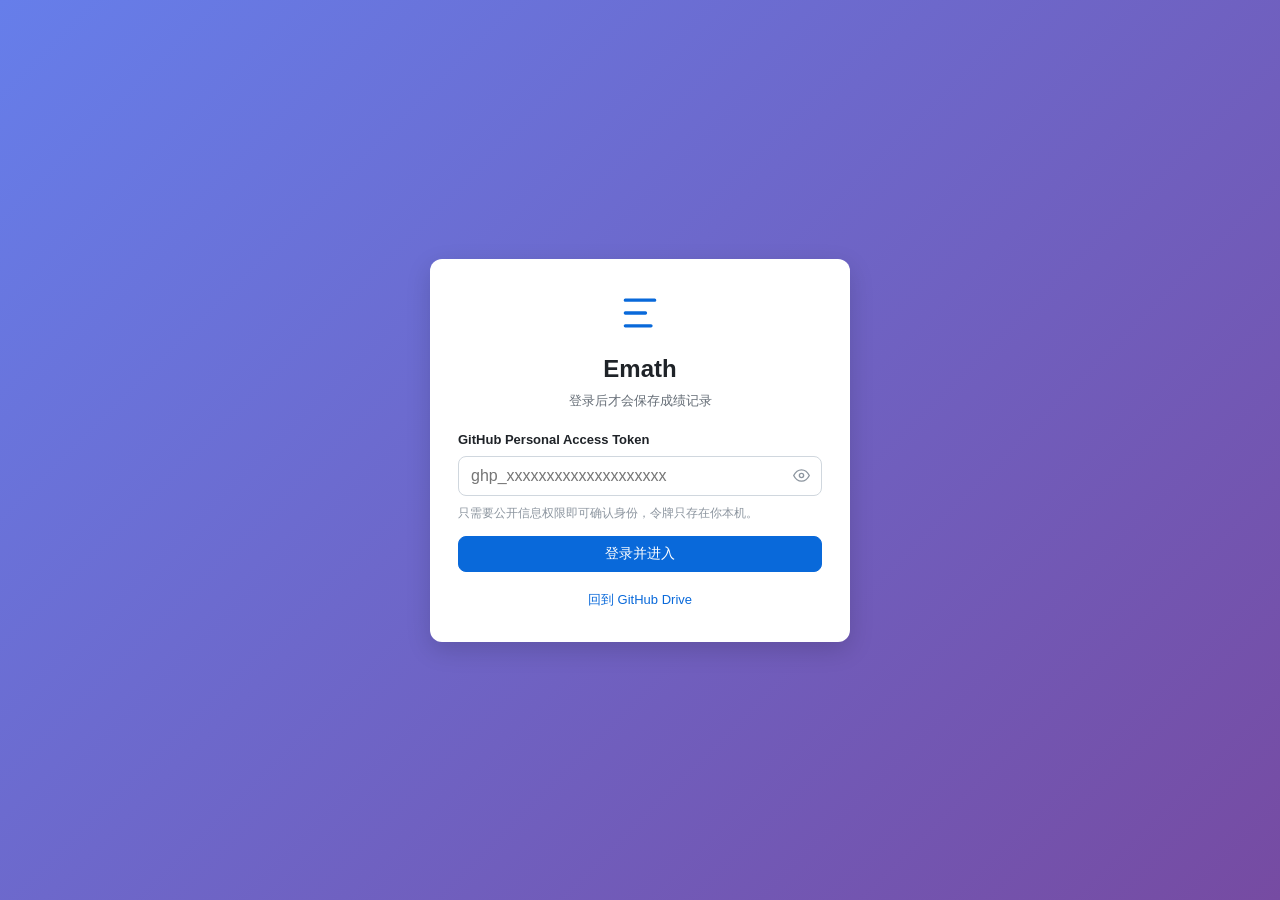
<file: math/index.html>
<!DOCTYPE html>
<html lang="zh-CN">
<head>
<meta charset="UTF-8">
<meta name="viewport" content="width=device-width, initial-scale=1.0, viewport-fit=cover">
<title>Emath · 口算练习</title>
<meta name="description" content="口算练习：两位数乘一位数、两位数加两位数，50 题一组，自动判分、记录成绩、一键分享题目。">
<link rel="icon" type="image/svg+xml" href="data:image/svg+xml,%3Csvg xmlns='http://www.w3.org/2000/svg' viewBox='0 0 24 24' fill='none' stroke='%230969da' stroke-width='2' stroke-linecap='round'%3E%3Cpath d='M4 4h16M4 12h10M4 20h13'/%3E%3C/svg%3E">
<link rel="stylesheet" href="css/style.css">
</head>
<body>

<!-- ===== 登录门 ===== -->
<section id="gate" class="gate" hidden>
  <div class="gate-card">
    <div class="gate-brand">
      <svg viewBox="0 0 24 24" fill="none" stroke="currentColor" stroke-width="1.8" stroke-linecap="round" aria-hidden="true">
        <path d="M4 5h16M4 12h11M4 19h14"/>
      </svg>
    </div>
    <h1 class="gate-title">Emath</h1>
    <p class="gate-sub">登录后才会保存成绩记录</p>

    <div id="gate-users" class="gate-users" hidden>
      <div class="gate-label">检测到已登录的账号</div>
      <div id="gate-users-list"></div>
    </div>

    <div class="gate-form">
      <label class="gate-label" for="gate-token">GitHub Personal Access Token</label>
      <div class="token-wrap">
        <input type="password" id="gate-token" placeholder="ghp_xxxxxxxxxxxxxxxxxxxx" autocomplete="off" spellcheck="false">
        <button type="button" id="gate-eye" class="token-eye" aria-label="显示/隐藏"></button>
      </div>
      <p class="gate-hint">只需要公开信息权限即可确认身份，令牌只存在你本机。</p>
      <button type="button" id="gate-enter" class="btn btn-primary btn-block">登录并进入</button>
      <p id="gate-err" class="gate-err" hidden></p>
    </div>

    <a class="gate-link" href="../">回到 GitHub Drive</a>
  </div>
</section>

<!-- ===== 主应用 ===== -->
<div id="app" class="app" hidden>

  <header class="top">
    <div class="brand">
      <svg viewBox="0 0 24 24" fill="none" stroke="currentColor" stroke-width="1.8" stroke-linecap="round" aria-hidden="true">
        <path d="M4 5h16M4 12h11M4 19h14"/>
      </svg>
      <span>Emath</span>
    </div>
    <div class="top-right">
      <button type="button" class="icon-btn" id="btn-records" title="成绩记录" aria-label="成绩记录"></button>
      <div class="who">
        <span id="who-name" class="who-name"></span>
        <button type="button" class="icon-btn" id="btn-logout" title="退出" aria-label="退出"></button>
      </div>
    </div>
  </header>

  <main class="main">

    <!-- ---- 首页 ---- -->
    <section id="view-home" class="view">
      <div class="card setup">
        <h2 class="card-title">开始一组练习</h2>

        <div class="field">
          <span class="field-label">题型</span>
          <div class="seg" id="seg-type" role="radiogroup">
            <button type="button" class="seg-item is-on" data-type="mix" role="radio" aria-checked="true">混合</button>
            <button type="button" class="seg-item" data-type="add" role="radio" aria-checked="false">两位数加两位数</button>
            <button type="button" class="seg-item" data-type="mul" role="radio" aria-checked="false">两位数乘一位数</button>
          </div>
        </div>

        <div class="field">
          <span class="field-label">题数</span>
          <div class="seg" id="seg-count" role="radiogroup">
            <button type="button" class="seg-item" data-count="20" role="radio" aria-checked="false">20</button>
            <button type="button" class="seg-item is-on" data-count="50" role="radio" aria-checked="true">50</button>
            <button type="button" class="seg-item" data-count="100" role="radio" aria-checked="false">100</button>
          </div>
        </div>

        <button type="button" class="btn btn-primary btn-block btn-lg" id="btn-start">开始练习</button>

        <div id="resume-box" class="resume" hidden>
          <div class="resume-text">有一组未完成的练习</div>
          <div class="resume-actions">
            <button type="button" class="btn btn-sm btn-primary" id="btn-resume">继续</button>
            <button type="button" class="btn btn-sm" id="btn-discard">放弃</button>
          </div>
        </div>
      </div>

      <div class="card">
        <div class="card-head">
          <h2 class="card-title">最近成绩</h2>
          <button type="button" class="btn btn-sm" id="btn-all-records">全部记录</button>
        </div>
        <div id="recent-list" class="rec-list"></div>
      </div>
    </section>

    <!-- ---- 练习 ---- -->
    <section id="view-run" class="view" hidden>
      <div class="runbar">
        <button type="button" class="icon-btn" id="btn-back" title="返回" aria-label="返回"></button>
        <div class="runbar-mid">
          <span class="pill" id="run-progress">0 / 50</span>
          <span class="pill pill-time" id="run-time">00:00</span>
        </div>
        <div class="runbar-right">
          <button type="button" class="btn btn-sm" id="btn-share">分享题目</button>
          <button type="button" class="btn btn-sm btn-primary" id="btn-submit">交卷</button>
        </div>
      </div>

      <div class="sheet" id="sheet"></div>

      <div class="run-foot">
        <button type="button" class="btn btn-primary btn-block btn-lg" id="btn-submit2">交卷</button>
      </div>
    </section>

    <!-- ---- 结果 ---- -->
    <section id="view-done" class="view" hidden>
      <div class="card result">
        <div class="score">
          <svg class="score-ring" viewBox="0 0 120 120" aria-hidden="true">
            <circle class="score-bg" cx="60" cy="60" r="52"/>
            <circle class="score-fg" id="score-arc" cx="60" cy="60" r="52"/>
          </svg>
          <div class="score-num"><span id="score-val">0</span><i>/</i><span id="score-total">50</span></div>
        </div>
        <div class="result-meta">
          <div class="meta-item"><span class="meta-k">用时</span><span class="meta-v" id="res-time">--</span></div>
          <div class="meta-item"><span class="meta-k">正确率</span><span class="meta-v" id="res-rate">--</span></div>
          <div class="meta-item"><span class="meta-k">题型</span><span class="meta-v" id="res-type">--</span></div>
        </div>
        <div class="result-actions">
          <button type="button" class="btn btn-primary" id="btn-again">再来一组</button>
          <button type="button" class="btn" id="btn-review">看错题</button>
          <button type="button" class="btn" id="btn-share2">分享这组题</button>
        </div>
      </div>

      <div class="card" id="wrong-card" hidden>
        <h2 class="card-title">错题</h2>
        <div id="wrong-list" class="wrong-list"></div>
      </div>
    </section>

    <!-- ---- 记录 ---- -->
    <section id="view-records" class="view" hidden>
      <div class="card">
        <div class="card-head">
          <h2 class="card-title">成绩记录</h2>
          <button type="button" class="btn btn-sm btn-danger" id="btn-clear-records">清空</button>
        </div>
        <div id="all-list" class="rec-list"></div>
      </div>
    </section>

  </main>
</div>

<!-- 分享弹窗 -->
<div class="modal" id="share-modal" hidden>
  <div class="modal-mask" data-close></div>
  <div class="modal-box" role="dialog" aria-modal="true" aria-label="分享口算题">
    <div class="modal-head">
      <h3>分享这组题</h3>
      <button type="button" class="icon-btn" data-close aria-label="关闭"></button>
    </div>
    <p class="modal-tip">对方打开链接会得到<b>完全相同</b>的一组题。</p>
    <div class="modal-row">
      <input type="text" id="share-url" readonly>
      <button type="button" class="btn btn-primary" id="btn-copy">复制</button>
    </div>
    <div id="share-note" class="modal-note" hidden></div>
  </div>
</div>

<div class="toast" id="toast" hidden></div>

<script src="js/app.js"></script>
<script src="js/feedback.js"></script>
</body>
</html>
</file>
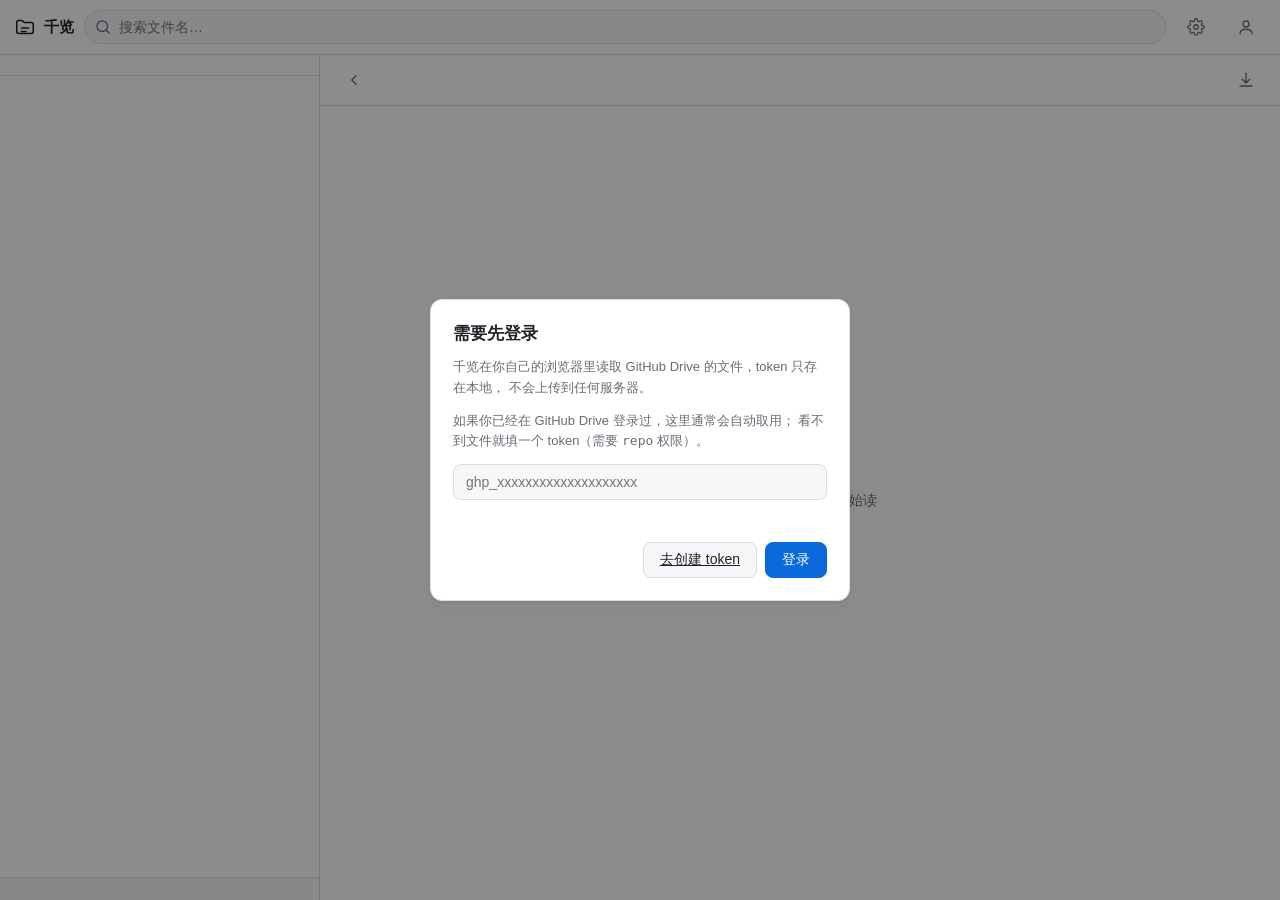
<file: thousand-preview/index.html>
<!DOCTYPE html>
<html lang="zh-CN">
<head>
<meta charset="UTF-8">
<meta name="viewport" content="width=device-width, initial-scale=1.0, viewport-fit=cover">
<title>千览 · GitHub Drive 阅读器</title>
<meta name="description" content="预览 GitHub Drive 里的文件，支持 PDF / Word / 表格 / 文本，自动记住阅读位置。">
<link rel="icon" type="image/svg+xml" href="data:image/svg+xml,%3Csvg xmlns='http://www.w3.org/2000/svg' viewBox='0 0 24 24' fill='none' stroke='%230969da' stroke-width='2'%3E%3Cpath d='M2 4h7l2 2h11v12a2 2 0 0 1-2 2H4a2 2 0 0 1-2-2z'/%3E%3C/svg%3E">
<link rel="stylesheet" href="css/style.css?v=1109">
<!--
  ★ 三个脚本用 defer 且顺序固定：store → render → app。
    app 在 boot 里直接用 TPStore / TPRender 这两个全局符号，
    顺序反了会 undefined。defer 保证按书写顺序执行。
  ★ v=1109：Pages 有 CDN 缓存，改完不加戳用户刷新还是旧 JS/CSS。
-->
<script defer src="js/store.js?v=1109"></script>
<script defer src="js/render.js?v=1109"></script>
<script defer src="js/app.js?v=1109"></script>
</head>
<body>

<div class="tp-app">

  <!-- 顶栏 -->
  <header class="tp-top">
    <div class="tp-brand">
      <svg class="ico ico-lg" viewBox="0 0 24 24" fill="none" stroke="currentColor"
           stroke-width="1.7" stroke-linecap="round" stroke-linejoin="round">
        <path d="M3 7a2 2 0 0 1 2-2h4l2 2h8a2 2 0 0 1 2 2v8a2 2 0 0 1-2 2H5a2 2 0 0 1-2-2z"/>
        <path d="M8 13h8M8 17h5"/>
      </svg>
      <span>千览</span>
    </div>

    <label class="tp-search">
      <svg class="ico" viewBox="0 0 24 24" fill="none" stroke="currentColor"
           stroke-width="1.7" stroke-linecap="round">
        <circle cx="11" cy="11" r="7"/><path d="m20 20-3-3"/>
      </svg>
      <input id="tp-search" type="search" placeholder="搜索文件名…" autocomplete="off">
    </label>

    <button class="tp-iconbtn" id="tp-set-toggle" title="阅读设置">
      <svg class="ico" viewBox="0 0 24 24" fill="none" stroke="currentColor"
           stroke-width="1.7" stroke-linecap="round" stroke-linejoin="round">
        <circle cx="12" cy="12" r="3"/>
        <path d="M19.4 15a1.65 1.65 0 0 0 .33 1.82l.06.06a2 2 0 0 1-2.83 2.83l-.06-.06a1.65 1.65 0 0 0-1.82-.33 1.65 1.65 0 0 0-1 1.51V21a2 2 0 0 1-4 0v-.09A1.65 1.65 0 0 0 9 19.4a1.65 1.65 0 0 0-1.82.33l-.06.06a2 2 0 0 1-2.83-2.83l.06-.06a1.65 1.65 0 0 0 .33-1.82 1.65 1.65 0 0 0-1.51-1H3a2 2 0 0 1 0-4h.09A1.65 1.65 0 0 0 4.6 9a1.65 1.65 0 0 0-.33-1.82l-.06-.06a2 2 0 0 1 2.83-2.83l.06.06a1.65 1.65 0 0 0 1.82.33H9a1.65 1.65 0 0 0 1-1.51V3a2 2 0 0 1 4 0v.09a1.65 1.65 0 0 0 1 1.51 1.65 1.65 0 0 0 1.82-.33l.06-.06a2 2 0 0 1 2.83 2.83l-.06.06a1.65 1.65 0 0 0-.33 1.82V9a1.65 1.65 0 0 0 1.51 1H21a2 2 0 0 1 0 4h-.09a1.65 1.65 0 0 0-1.51 1z"/>
      </svg>
    </button>

    <button class="tp-iconbtn" id="tp-user">
      <svg class="ico" viewBox="0 0 24 24" fill="none" stroke="currentColor"
           stroke-width="1.7" stroke-linecap="round">
        <circle cx="12" cy="8" r="4"/><path d="M4 21c0-4 3.6-6 8-6s8 2 8 6"/>
      </svg>
    </button>
  </header>

  <!-- 账号切换菜单 -->
  <div class="tp-menu" id="tp-acct-menu"></div>

  <div class="tp-main">

    <!-- 左：文件列表 -->
    <aside class="tp-side">
      <nav class="tp-crumb" id="tp-crumb"></nav>
      <div class="tp-list" id="tp-list"></div>
      <div class="tp-continue" id="tp-continue"></div>
    </aside>

    <!-- 右：阅读区 -->
    <main class="tp-reader" id="tp-view">
      <div class="tp-reader-bar">
        <button class="tp-iconbtn" id="tp-close" title="返回列表（Esc）">
          <svg class="ico" viewBox="0 0 24 24" fill="none" stroke="currentColor"
               stroke-width="1.7" stroke-linecap="round" stroke-linejoin="round">
            <path d="M15 6l-6 6 6 6"/>
          </svg>
        </button>
        <div class="tp-reader-title" id="tp-view-title"></div>
        <div class="tp-reader-meta" id="tp-view-meta"></div>
        <button class="tp-iconbtn" id="tp-download" title="下载原文件">
          <svg class="ico" viewBox="0 0 24 24" fill="none" stroke="currentColor"
               stroke-width="1.7" stroke-linecap="round" stroke-linejoin="round">
            <path d="M12 3v12M7 11l5 5 5-5"/><path d="M4 20h16"/>
          </svg>
        </button>
      </div>
      <div class="tp-body" id="tp-body">
        <div class="tp-welcome">
          <svg class="ico" viewBox="0 0 24 24" fill="none" stroke="currentColor"
               stroke-width="1.5" stroke-linecap="round" stroke-linejoin="round">
            <path d="M2 4h7l2 2h11v12a2 2 0 0 1-2 2H4a2 2 0 0 1-2-2z"/>
          </svg>
          <div>从左边挑一个文件开始读</div>
        </div>
      </div>
    </main>
  </div>
</div>

<!-- ============ 登录 ============ -->
<div class="tp-overlay" id="tp-login">
  <div class="tp-card-panel">
    <h2>需要先登录</h2>
    <p>
      千览在你自己的浏览器里读取 GitHub Drive 的文件，token 只存在本地，
      不会上传到任何服务器。
    </p>
    <p>
      如果你已经在 GitHub Drive 登录过，这里通常会自动取用；
      看不到文件就填一个 token（需要 <code>repo</code> 权限）。
    </p>
    <input id="tp-login-token" type="password" placeholder="ghp_xxxxxxxxxxxxxxxxxxxx" autocomplete="off">
    <div class="tp-msg" id="tp-login-msg"></div>
    <div style="display:flex;gap:8px;justify-content:flex-end">
      <a class="tp-btn" href="https://github.com/settings/tokens/new?scopes=repo&description=%E5%8D%83%E8%A7%88"
         target="_blank" rel="noopener">去创建 token</a>
      <button class="tp-btn tp-btn-primary" id="tp-login-go">登录</button>
    </div>
  </div>
</div>

<!-- ============ 设置 ============ -->
<div class="tp-overlay" id="tp-settings">
  <div class="tp-card-panel">
    <h2>阅读设置</h2>

    <div class="tp-set-row">
      <label for="tp-theme">主题</label>
      <select id="tp-theme">
        <option value="auto">跟随系统</option>
        <option value="light">浅色</option>
        <option value="dark">深色</option>
      </select>
    </div>

    <div class="tp-set-row">
      <label for="tp-fs">字号</label>
      <input id="tp-fs" type="range" min="13" max="24" step="1">
    </div>

    <div class="tp-set-row">
      <label for="tp-lh">行距</label>
      <input id="tp-lh" type="range" min="1.3" max="2.4" step="0.1">
    </div>

    <div class="tp-set-row">
      <label for="tp-mw">页面宽度</label>
      <input id="tp-mw" type="range" min="560" max="1200" step="20">
    </div>

    <div class="tp-set-row">
      <label for="tp-remember">记住阅读位置</label>
      <input id="tp-remember" type="checkbox">
    </div>

    <div class="tp-set-row">
      <label>预览缓存</label>
      <span class="tp-cache-info" id="tp-cache-info">统计中…</span>
      <button class="tp-btn tp-btn-sm" id="tp-clear-cache">清空</button>
    </div>

    <div style="display:flex;gap:8px;justify-content:space-between;margin-top:6px">
      <button class="tp-btn" id="tp-clear-hist">清空阅读记录</button>
      <button class="tp-btn tp-btn-primary" id="tp-set-close">完成</button>
    </div>
  </div>
</div>

<script>
// 设置面板关闭：点完成、点遮罩空白处都关
(function () {
    var ov = document.getElementById('tp-settings');
    document.getElementById('tp-set-close').addEventListener('click', function () {
        ov.classList.remove('show');
    });
    ov.addEventListener('click', function (e) {
        if (e.target === ov) ov.classList.remove('show');
    });
})();
</script>
</body>
</html>
</file>
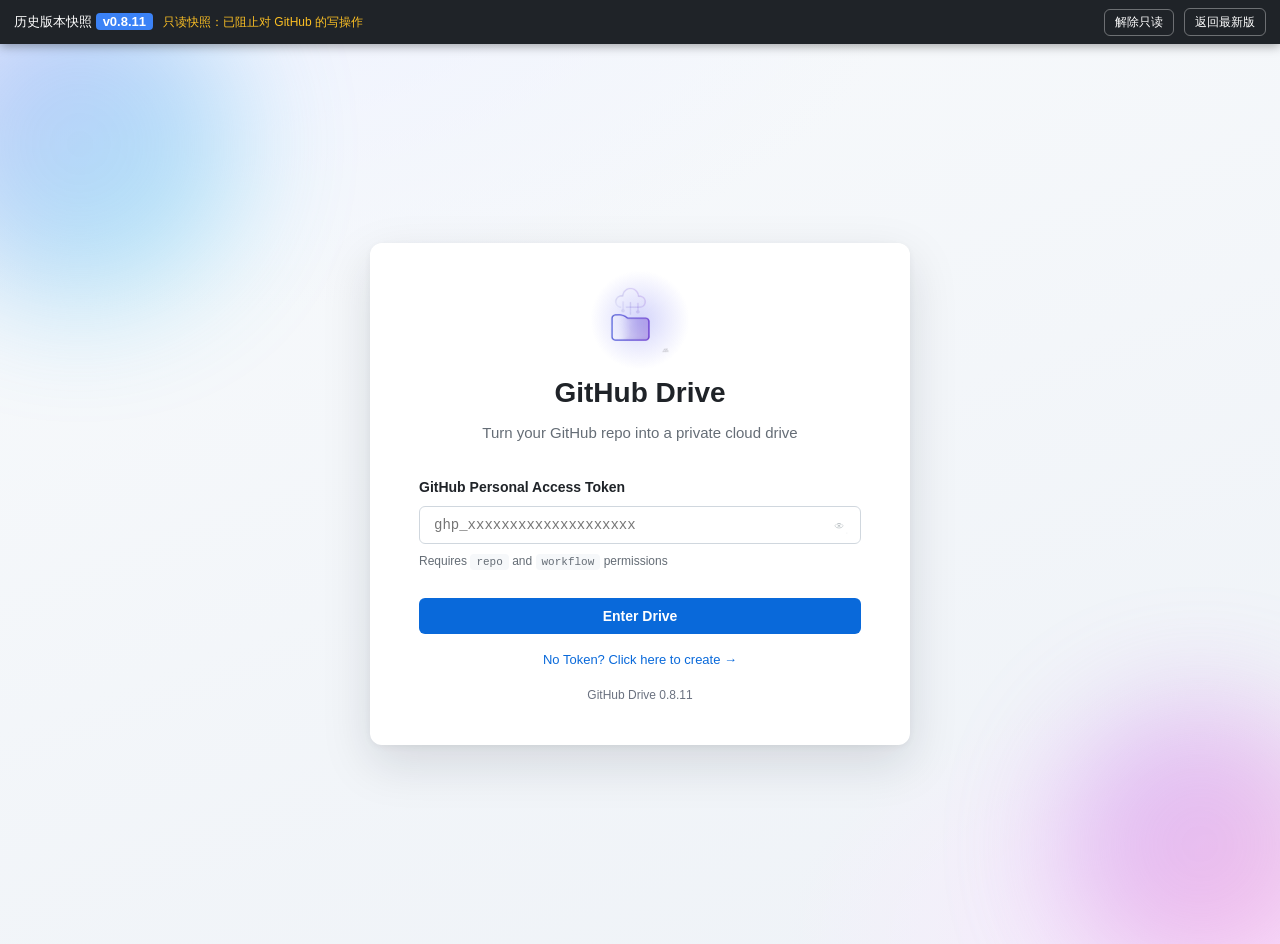
<file: versions/0.8.11/index.html>
<!DOCTYPE html>
<html lang="zh-CN">
<head>
    <meta charset="UTF-8">
    <meta name="viewport" content="width=device-width, initial-scale=1.0">
    <title>GitHub Drive - Virtual File System based on GitHub</title>
    <!-- ★ 静态 <link>，不是 JS 拼出来的。
         原来是内联脚本 document.write 出这行 —— 浏览器的预加载扫描器
         只扫 HTML 文本、不执行 JS，看不见它，必须等 HTML 下载完、那段 JS
         跑完才发起请求，白等一个 RTT。CSS 是渲染阻塞资源，这个 RTT
         直接压在首屏上。写死之后，扫描器在 HTML 头几个字节就能发现。 -->
    <link rel="stylesheet" href="css/style.min.css?h=cd0290d48b" data-gd-css="local">
    <!-- ★ --stamp 原本写在 css 里，每次 bump 都会改 CSS 内容，导致内容 hash 变化、
         66KB 的样式表每次升级都要重新下载。移到内联之后：改 JS 不动 CSS，hash 就不变，
         样式表继续命中缓存。content-hash 已经保证 CSS 不会是旧的，
         这条戳现在只用于让兼容性自检有值可读。 -->
    <style>#gd-css-stamp{--stamp:"0.8.10"}</style>
    <!-- 品牌图标：用真实 PNG 而非 emoji，避免各浏览器字形不一致 -->
    <link rel="icon" type="image/png" sizes="32x32" href="assets/icon-drive-32.png">
    <link rel="icon" type="image/png" sizes="192x192" href="assets/icon-drive-192.png">
    <link rel="apple-touch-icon" href="assets/apple-touch-icon.png">
    <!-- ★ 必须第一个加载：?safe=1 逃生 + 分支名校验要在拼 CDN URL 之前跑完 -->
    <script src="js/branch-guard.min.js?v=0.8.10"></script>
    <!-- ★ CORE 静态化 + defer。
         原来这 15 个是内联 JS 用 document.write 拼 URL 后插入的，
         扫描器看不见；改成写死后与 CSS 一起被扫描器发现，并行下载。
         defer 保证：并行下载、不阻塞 HTML 解析、按书写顺序执行
         （等价原来 document.write 的同步顺序，ui.js 依赖 i18n.js 等
         跨文件顶层符号，顺序不能乱）。
         放在 head 里是为了让扫描器尽可能早地撞见它们。 -->
    <script defer src="js/icons.min.js?h=bde278015a" data-gd-core="icons"></script>
    <script defer src="js/github-api.min.js?h=389e7c20c9" data-gd-core="github-api"></script>
    <script defer src="js/storage.min.js?h=5d5500fc2c" data-gd-core="storage"></script>
    <script defer src="js/file-manager.min.js?h=e4281a5ab9" data-gd-core="file-manager"></script>
    <script defer src="js/config-sync.min.js?h=d3c84a594e" data-gd-core="config-sync"></script>
    <script defer src="js/task-dock.min.js?h=022294f637" data-gd-core="task-dock"></script>
    <!-- oauth 必须在 ui 之前：ui 构造时会读 GitHubDeviceFlow，晚了类还没定义 -->
    <script defer src="js/oauth.min.js?h=70f11699c3" data-gd-core="oauth"></script>
    <script defer src="js/ui.min.js?h=8ef77fa861" data-gd-core="ui"></script>
    <script defer src="js/i18n.min.js?h=9d7edf6ad9" data-gd-core="i18n"></script>
    <script defer src="js/version.min.js?h=ecaad9eb67" data-gd-core="version"></script>
    <script defer src="js/anim.min.js?h=8db9aa997e" data-gd-core="anim"></script>
    <script defer src="js/gesture.min.js?h=4896dd831d" data-gd-core="gesture"></script>
    <script defer src="js/custom.min.js?h=908e5708ce" data-gd-core="custom"></script>
    <script defer src="js/theme.min.js?h=b0ec742409" data-gd-core="theme"></script>
    <script defer src="js/i18n-scan.min.js?h=18e4c90f2f" data-gd-core="i18n-scan"></script>
    <script defer src="js/app.min.js?h=e4bf72ccc4" data-gd-core="app"></script>

    <script>
    // 分支切换：检测自定义分支，动态加载资源（使用 jsdelivr CDN 加速）
    (function() {
        var customBranch = localStorage.getItem('gd_custom_branch');
        var urlParams = new URLSearchParams(window.location.search);
        var urlBranch = urlParams.get('branch');

        // guard 已经处理过 ?safe=1 / ?branch=main / 非法值，
        // 这里只需在它没动过 localStorage 时才写 URL 参数
        if (urlBranch && window.BranchGuard && window.BranchGuard.isValidBranch(urlBranch)
            && urlBranch !== 'main' && !window.BranchGuard.escapeHatchApplied) {
            customBranch = urlBranch;
            localStorage.setItem('gd_custom_branch', urlBranch);
        }

        if (customBranch && customBranch !== 'main') {
            window.__CUSTOM_BRANCH__ = customBranch;
            // 使用 jsdelivr CDN，国内访问更快，支持指定分支
            var baseUrl = 'https://cdn.jsdelivr.net/gh/Cool-zimo/github_drive@' + customBranch + '/';
            window.__BRANCH_BASE__ = baseUrl;
            // CSS 从 CDN 加载。本地那份已经由上面的静态 <link> 下载了，
            // 这里靠层叠顺序（后出现的优先）覆盖它。自定义分支只在开发者
            // 调试时出现，多下这一份的代价可以接受。
            document.write('<link rel="stylesheet" href="' + baseUrl + 'css/style.css">');
        }
    })();
    </script>

<!-- ===== 历史版本快照外壳（自动生成，不属于原始版本内容） ===== -->
<style>
#gd-hist-bar{position:fixed;left:0;right:0;top:0;z-index:2147483000;display:flex;gap:10px;
 align-items:center;flex-wrap:wrap;padding:8px 14px;background:#1f2328;color:#fff;
 font:13px/1.5 -apple-system,"Segoe UI","Microsoft YaHei",sans-serif;box-shadow:0 2px 10px rgba(0,0,0,.35)}
#gd-hist-bar b{background:#3b82f6;border-radius:4px;padding:1px 7px;font-weight:600}
#gd-hist-bar .gd-hist-sp{flex:1}
#gd-hist-bar a,#gd-hist-bar button{color:#fff;border:1px solid rgba(255,255,255,.35);background:transparent;
 border-radius:6px;padding:4px 10px;font-size:12px;cursor:pointer;text-decoration:none;display:inline-block}
#gd-hist-bar button:hover,#gd-hist-bar a:hover{background:rgba(255,255,255,.14)}
#gd-hist-bar .gd-hist-warn{color:#fbbf24;font-size:12px}
</style>
<script>
(function(){
  var VER="0.8.11", SHA="2ff72dde";
  window.GD_HISTORICAL=VER; window.GD_HISTORICAL_SHA=SHA;
  try{
    var q=new URLSearchParams(location.search);
    var rest=q.toString();
    var root=location.pathname.replace(/\/versions\/[^/]+\/index\.html?$/i,'').replace(/\/$/,'');
    var bar=document.createElement('div'); bar.id='gd-hist-bar';
    bar.innerHTML='<span class="gd-code">\u5386\u53f2\u7248\u672c\u5feb\u7167 <b>v'+VER+'</b></span>'+
      '<span class="gd-hist-warn gd-code">\u53ea\u8bfb\u5feb\u7167\uff1a\u5df2\u963b\u6b62\u5bf9 GitHub \u7684\u5199\u64cd\u4f5c</span>'+
      '<span class="gd-hist-sp"></span>'+
      '<button id="gd-hist-unlock" class="gd-code">\u89e3\u9664\u53ea\u8bfb</button>'+
      '<a class="gd-code" href="'+root+'/index.html'+(rest?'?'+rest:'')+'">\u8fd4\u56de\u6700\u65b0\u7248</a>';
    function mount(){document.body.appendChild(bar);document.body.style.paddingTop='44px';}
    if(document.body) mount(); else document.addEventListener('DOMContentLoaded',mount);
    bar.addEventListener('click',function(e){
      if(e.target && e.target.id==='gd-hist-unlock'){
        if(!confirm('\u89e3\u9664\u53ea\u8bfb\u540e\uff0c\u8be5\u65e7\u7248\u672c\u53ef\u80fd\u91cd\u5199\u914d\u7f6e\u6216\u64cd\u4f5c\u4ed3\u5e93\uff08\u65e7\u7248\u672c\u4e0d\u8ba4\u8bc6\u65b0\u5b57\u6bb5\uff0c\u53ef\u80fd\u4e22\u5931\u6570\u636e\uff09\u3002\u786e\u5b9a\u7ee7\u7eed\uff1f')) return;
        try{sessionStorage.setItem('gd_hist_write','1');}catch(_){}
        location.reload();
      }
    });
  }catch(e){}
  // 只读护栏：默认拦掉所有对 api.github.com 的非 GET 请求
  var allow=false; try{allow=sessionStorage.getItem('gd_hist_write')==='1';}catch(_){}
  if(allow){ window.GD_HIST_READONLY=false; return; }
  window.GD_HIST_READONLY=true;
  var orig=window.fetch;
  window.fetch=function(input,init){
    try{
      var u=(typeof input==='string')?input:(input&&input.url)||'';
      var m=((init&&init.method)||(typeof input!=='string'&&input&&input.method)||'GET').toUpperCase();
      if(u.indexOf('api.github.com')>=0 && m!=='GET' && m!=='HEAD'){
        return Promise.resolve(new Response(JSON.stringify({message:'blocked: historical read-only snapshot'}),
          {status:403,statusText:'Forbidden',headers:{'Content-Type':'application/json'}}));
      }
    }catch(e){}
    return orig.apply(this,arguments);
  };
})();
</script>
</head>
<body class="gd-logged-out" data-api-v="8">
    <!-- 登录页 -->
    <div id="login-screen" class="login-screen">
        <div class="login-card">
            <div class="login-logo"><img src="assets/icon-drive-192.png" alt="GitHub Drive" width="72" height="72"></div>
            <h1>GitHub Drive</h1>
            <p class="login-subtitle"><span data-i18n="login.subtitle">Turn your GitHub repo into a private cloud drive</span></p>

            <div class="login-form">
                <label for="token-input"><span data-i18n="login.tokenLabel">GitHub Personal Access Token</span></label>
                <div class="gd-token-wrap">
                    <input type="password" id="token-input" placeholder="ghp_xxxxxxxxxxxxxxxxxxxx" autocomplete="off" spellcheck="false">
                    <button type="button" class="gd-token-eye" id="token-eye" aria-label="Show/Hide" title="显示/隐藏">
                        <img class="gd-eye-img" data-state="hidden" src="assets/eye.png" alt="显示" width="18" height="18">
                        <img class="gd-eye-img" data-state="shown" src="assets/eye-off.png" alt="隐藏" width="18" height="18" hidden>
                    </button>
                </div>
                <p class="token-hint"><span data-i18n="login.tokenHint">需要</span> <code>repo</code> <span data-i18n="login.and">和</span> <code>workflow</code> <span data-i18n="login.permission">权限</span></p>
                <button id="enter-drive-btn" type="button"><span data-i18n="login.enter">Enter Drive</span></button>

                <!-- GitHub 登录（OAuth Device Flow）。
                     默认隐藏：只有代理和 client_id 都配对、且代理能连通时才显示，
                     否则老老实实用上面的 PAT 输入框。 -->
                <button id="oauth-login-btn" type="button" class="gd-oauth-btn" style="display:none">
                    <svg class="gd-oauth-mark" viewBox="0 0 24 24" width="18" height="18" aria-hidden="true"><path d="M12 .297c-6.63 0-12 5.373-12 12 0 5.303 3.438 9.8 8.205 11.385.6.113.82-.258.82-.577 0-.285-.01-1.04-.015-2.04-3.338.724-4.042-1.61-4.042-1.61C4.422 18.07 3.633 17.7 3.633 17.7c-1.087-.744.084-.729.084-.729 1.205.084 1.838 1.236 1.838 1.236 1.07 1.835 2.809 1.305 3.495.998.108-.776.417-1.305.76-1.605-2.665-.3-5.466-1.332-5.466-5.93 0-1.31.465-2.38 1.235-3.22-.135-.303-.54-1.523.105-3.176 0 0 1.005-.322 3.3 1.23.96-.267 1.98-.399 3-.405 1.02.006 2.04.138 3 .405 2.28-1.552 3.285-1.23 3.285-1.23.645 1.653.24 2.873.12 3.176.765.84 1.23 1.91 1.23 3.22 0 4.61-2.805 5.625-5.475 5.92.42.36.81 1.096.81 2.22 0 1.606-.015 2.896-.015 3.286 0 .315.21.69.825.57C20.565 22.092 24 17.592 24 12.297c0-6.627-5.373-12-12-12"/></svg>
                    <span data-i18n="login.oauthSignIn">用 GitHub 账号登录</span>
                </button>

                <div id="oauth-panel" class="gd-oauth-panel" style="display:none">
                    <div class="gd-oauth-title" data-i18n="login.oauthTitle">在 GitHub 上完成授权</div>
                    <div class="gd-oauth-step" data-i18n="login.oauthStep">在打开的页面里输入下面这个码，然后点授权</div>
                    <div class="gd-oauth-code" id="oauth-code" role="button" tabindex="0" title="点击复制">--------</div>
                    <button id="oauth-open-btn" type="button" class="gd-oauth-open">
                        <span data-i18n="login.oauthOpen">打开 GitHub 授权页（已自动复制）</span>
                    </button>
                    <div class="gd-oauth-status">
                        <span class="gd-oauth-spinner" aria-hidden="true"></span>
                        <span data-i18n="login.oauthWaiting">等待你在 GitHub 上完成授权…</span>
                        <span id="oauth-countdown" class="gd-oauth-countdown"></span>
                    </div>
                    <button id="oauth-cancel-btn" type="button" class="gd-oauth-cancel">
                        <span data-i18n="login.oauthCancel">取消</span>
                    </button>
                </div>
                <!-- 快捷登录诊断区。默认隐藏，只在代理探测失败时出现。
                     存在的理由：移动端没有 F12，控制台日志看不到，排障只能靠猜。
                     内容由 js/ui.js 的 _renderOAuthDiag 动态填充。 -->
                <div id="oauth-diag" class="gd-oauth-diag" style="display:none"></div>
                <div id="saved-accounts" class="saved-accounts" style="display:none;margin:16px 0;">
                    <div class="saved-accounts-title" style="font-size:12px;color:#6b7280;margin-bottom:8px;text-align:center;"><span data-i18n="login.savedAccounts">已保存的账号</span></div>
                    <div id="accounts-list" class="accounts-list"></div>
                    <div class="login-divider" style="margin:16px 0;"><span data-i18n="login.or">OR</span></div>
                </div>
                <div id="bridge-box" class="bridge-box" style="display:none">
                    <div class="bridge-title">🔗 <span data-i18n="bridge.detected">检测到仓鼠已登录</span></div>
                    <div id="bridge-info" class="bridge-info">
                        <span id="bridge-who"></span>
                        <span class="bridge-note" data-i18n="bridge.note">仓鼠 · 令牌只在你本机浏览器里，不会上传</span>
                    </div>
                    <button id="bridge-btn" class="bridge-btn" type="button"><span data-i18n="bridge.useIt">沿用该账号，免输入进入</span></button>
                </div>
                <a href="https://github.com/settings/tokens/new?scopes=repo,workflow&description=GitHub+Drive" target="_blank" class="token-link"><span data-i18n="login.noToken">No Token? Click here to create →</span></a>
            </div>
            <div class="login-version" id="login-version" style="text-align:center;margin-top:16px;font-size:12px;color:#6b7280;">
                加载版本中...
            </div>
        </div>
    </div>
    <script>
    // 与仓鼠联动：对方已登录则显示"沿用账号"
    //
    // ⚠️ 必须等 Bridge 就绪再执行。
    // 这段原本是立即执行函数，但它在 document.write 加载 bridge.js
    // 之前就跑了 —— window.Bridge 恒为 undefined，直接 return，
    // 于是"沿用账号"的提示框从来没显示过。
    // 桥接脚本是同步 document.write 加载的，DOMContentLoaded 时必然已就绪。
    (function() {
        function setup() {
            // ★ 默认不显示仓鼠联动（用户要求）。
            //   只有当设置里明确打开时才启用 —— 存 gd_bridge_enabled === '1'。
            //   没开就直接返回，连 Bridge 都不去碰。
            try {
                if (localStorage.getItem('gd_bridge_enabled') !== '1') return;
            } catch (e) { return; }
            var B = window.Bridge;
            if (!B || !B.other || !B.other() || !B.otherHasToken()) return;
            var box = document.getElementById('bridge-box');
            if (box) box.style.display = '';
            var u = B.findUser(), o = B.other();
            // 只填账号名那一段。
            // 说明文字留给静态的 data-i18n 元素 —— 这样切语言时
            // I18n.apply() 能一并重翻；若由 JS 写入，
            // apply() 只重翻 data-i18n，这段就会留在旧语言上。
            var who = document.getElementById('bridge-who');
            if (who) {
                who.innerHTML = o.icon + ' <strong>' +
                    esc(u && u.login ? u.login : '已登录账号') + '</strong>';
            }
            var btn = document.getElementById('bridge-btn');
            if (btn) btn.addEventListener('click', function() {
                var t = B.findToken();
                if (!t) return;
                var inp = document.getElementById('token-input');
                if (inp) inp.value = t;
                document.getElementById('enter-drive-btn')?.click();
            });
        }
        // 账号名来自 localStorage，理论上可信，但仍转义，避免存储被污染时 XSS
        function esc(s) {
            return String(s == null ? '' : s)
                .replace(/&/g, '&amp;').replace(/</g, '&lt;')
                .replace(/>/g, '&gt;').replace(/"/g, '&quot;');
        }
        if (document.readyState === 'loading') {
            document.addEventListener('DOMContentLoaded', setup);
        } else {
            setup();
        }
    })();
    </script>
    <script>
    // 令牌显示/隐藏
    (function() {
        var eye = document.getElementById('token-eye');
        var inp = document.getElementById('token-input');
        if (!eye || !inp) return;
        eye.addEventListener('click', function() {
            var show = inp.type === 'password';
            inp.type = show ? 'text' : 'password';
            // 两张图都在 DOM 里，只切 hidden —— 不用等图片加载，也不会闪
            var imgs = eye.querySelectorAll('.gd-eye-img');
            for (var k = 0; k < imgs.length; k++) {
                imgs[k].hidden = ((imgs[k].getAttribute('data-state') === 'shown') !== show);
            }
            eye.setAttribute('aria-pressed', show ? 'true' : 'false');
            // 切完把光标放回末尾，否则会从开头输入
            try { inp.focus(); inp.setSelectionRange(inp.value.length, inp.value.length); } catch (e) {}
        });
    })();
    </script>
    <script>
    // 登录页显示版本号
    (function() {
        fetch('js/version.js?t=' + Date.now())
            .then(r => r.text())
            .then(t => {
                const m = t.match(/VERSION\s*=\s*['"]([^'"]+)['"]/);
                const m2 = t.match(/version\s*[:=]\s*['"]([^'"]+)['"]/i);
                const v = m ? m[1] : (m2 ? m2[1] : 'v-');
                document.getElementById('login-version').textContent = 'GitHub Drive ' + v;
            })
            .catch(() => {
                document.getElementById('login-version').textContent = 'GitHub Drive';
            });
    })();
    </script>

    <!-- 主应用 -->
    <div id="app" class="app hidden">
        <!-- 侧边栏 -->
        <aside class="sidebar">
            <div class="sidebar-header">
                <span class="sidebar-logo"><img src="assets/icon-drive-192.png" alt="" width="24" height="24"></span>
                <span class="sidebar-title">GitHub Drive</span>
            </div>
            <nav class="sidebar-nav">
                <!-- 我的文件 -->
                <div class="nav-section">
                    <div class="nav-section-title"><span data-i18n="sidebar.myFiles">My Files</span></div>
                    <a href="#" class="nav-item" id="dashboard-nav" data-view="dashboard"><span class="nav-icon"><img src="assets/icons/dashboard-48.png" alt="" width="20" height="20"></span><span>仪表盘</span></a>
                    <a href="#" class="nav-item active" data-view="all-files">
                        <span class="nav-icon"><img src="assets/icons/allfiles-48.png" alt="" width="20" height="20"></span>
                        <span data-i18n="nav.allFiles">全部文件</span>
                    </a>
                    <a href="#" class="nav-item" data-view="recent">
                        <span class="nav-icon"><img src="assets/icons/recent-48.png" alt="" width="20" height="20"></span>
                        <span data-i18n="nav.recent">最近使用</span>
                    </a>
                    <a href="#" class="nav-item" data-view="starred">
                        <span class="nav-icon"><img src="assets/icons/starred-48.png" alt="" width="20" height="20"></span>
                        <span data-i18n="nav.starred">收藏</span>
                    </a>
                    <a href="#" class="nav-item" data-view="trash">
                        <span class="nav-icon"><img src="assets/icons/trash-48.png" alt="" width="20" height="20"></span>
                        <span data-i18n="nav.trash">回收站</span>
                    </a>
                </div>

                <!-- 分享（平铺：和其他分组保持一致，不再折叠） -->
                <div class="nav-section">
                    <div class="nav-section-title"><span>分享</span></div>
                    <a href="#" class="nav-item" data-view="shared">
                        <span class="nav-icon"><img src="assets/icons/shared-48.png" alt="" width="20" height="20"></span>
                        <span data-i18n="nav.shared">我的分享</span>
                    </a>
                    <a href="#" class="nav-item" data-view="explore">
                        <span class="nav-icon"><img src="assets/icons/explore-48.png" alt="" width="20" height="20"></span>
                        <span data-i18n="nav.explore">发现分享</span>
                    </a>
                </div>

                <!-- 后台进程：统一管理所有进度任务 -->
                <div class="nav-section">
                    <div class="nav-section-title"><span>任务</span></div>
                    <a href="#" class="nav-item" id="tasks-nav" data-view="tasks" onclick="ui.showTaskManager();return false;">
                        <span class="nav-icon"><img src="assets/icons/tasks-48.png" alt="" width="20" height="20"></span>
                        <span>后台进程</span>
                        <span class="nav-badge" id="nav-badge-tasks" style="display:none;"></span>
                    </a>
                    <a href="#" class="nav-item" data-view="plugins" id="plugins-nav">
                        <span class="nav-icon"><img src="assets/icons/plugins-48.png" alt="" width="20" height="20"></span>
                        <span data-i18n="nav.plugins">插件广场</span>
                    </a>
                </div>
            </nav>
            <div class="sidebar-footer">
                <div class="app-switch-slot" id="app-switch-slot"></div>
                <div class="user-info" id="user-info" onclick="ui.showAccountSwitcher()" style="cursor:pointer;" title="点击切换账号"></div>
                <button onclick="ui.showSettings()" style="width:100%;padding:10px 16px;border:none;background:none;cursor:pointer;color:inherit;font-size:13px;text-align:left;display:flex;align-items:center;gap:8px;border-top:1px solid #e5e7eb;">
                    <span>⚙️</span><span data-i18n="nav.settings">Settings</span>
                </button>
                <!-- 隐藏元素，保留ID供JS引用 -->
                <span id="repo-size-display" style="display:none;">📦 --</span>
                <span class="app-version" id="app-version" style="display:none;">v-</span>
            </div>
        </aside>
        <div class="sidebar-resizer" id="sidebar-resizer" title="拖动调整侧边栏宽度"></div>
        <div class="sidebar-overlay" id="sidebar-overlay"></div>

        <!-- 主内容区 -->
        <main class="main-content">
            <!-- 顶部工具栏 -->
            <header class="toolbar">
                <button class="menu-toggle" id="menu-toggle" aria-label="Menu">☰</button>
                <div class="breadcrumb" id="breadcrumb"></div>
                <div class="toolbar-actions">
                    <div class="search-box">
                        <input type="text" id="search-input" placeholder="Search files...">
                    </div>
                    <button class="btn-secondary" id="adv-search-btn" title="高级筛选"><span>⚙️</span></button>
                    <button class="btn-secondary" id="folder-tree-btn" title="文件夹导航"><span>🗂️</span></button>
                    <button class="btn-secondary" id="new-folder-btn" title="New Folder">
                        <span>📁</span> <span class="btn-text"><span data-i18n="btn.newFolder">New Folder</span></span>
                    </button>
                    <button class="btn-secondary" id="upload-btn" title="Upload files/folders">
                        <span>⬆️</span> <span class="btn-text"><span data-i18n="btn.upload">Upload</span></span>
                    </button>
                    <button class="btn-secondary" id="view-toggle-btn" title="Toggle view (grid/list)">
                        <span id="view-toggle-icon">▦</span>
                    </button>
                </div>
            </header>

            <!-- 文件列表 -->
            <div class="file-area">
                <div id="drop-overlay" class="drop-overlay hidden">
                    <div class="drop-content">
                        <div class="drop-icon">📥</div>
                        <p>松开鼠标<span data-i18n="btn.upload">Upload</span>文件</p>
                    </div>
                </div>
                <div id="file-list" class="file-list"></div>
                <div id="empty-state" class="empty-state hidden">
                    <div class="empty-icon">📂</div>
                    <p><span data-i18n="empty.noFiles">No files here yet</span></p>
                    <p class="empty-hint"><span data-i18n="empty.dragHint">Drag files here, or click "Upload" button above</span></p>
                </div>
                <div id="loading-state" class="loading-state hidden">
                    <div class="spinner"></div>
                    <p>加载中...</p>
                </div>
            </div>
        </main>

        <!-- 右键菜单 -->
        <div id="context-menu" class="context-menu hidden">
            <div class="context-menu-item" data-action="open">📂 <span data-i18n="menu.open">Open</span></div>
            <div class="context-menu-item" data-action="download">⬇️ <span data-i18n="menu.download">Download</span></div>
            <div class="context-menu-item" data-action="share">🔗 <span data-i18n="menu.share">Share</span></div>
            <div class="context-menu-item" data-action="edit">📝 编辑文件</div>
            <div class="context-menu-item" data-action="history">📜 版本历史</div>
            <div class="context-menu-item" data-action="tags">🏷️ 标签管理</div>
            <div class="context-menu-item" data-action="rename">✏️ <span data-i18n="menu.rename">Rename</span></div>
            <div class="context-menu-item" data-action="move">📋 <span data-i18n="menu.move">Move to...</span></div>
            <div class="context-menu-item" data-action="copy">📄 <span data-i18n="menu.copy">Copy</span></div>
            <div class="context-menu-item" data-action="star">⭐ <span data-i18n="menu.star">Star</span></div>
            <div class="context-menu-divider"></div>
            <div class="context-menu-item danger" data-action="delete">🗑️ <span data-i18n="menu.delete">Delete</span></div>
        </div>
    </div>

    <!-- 模态框容器 -->
    <div id="modal-container"></div>

    <!-- Toast 通知 -->
    <div id="toast-container" class="toast-container"></div>

    <!-- 隐藏的文件输入 -->
    <input type="file" id="file-input" multiple class="hidden">
    <input type="file" id="folder-input" webkitdirectory directory multiple class="hidden">

    <script>
    // 根据分支动态加载 JS
    //
    // ★ 分两组：
    //   CORE   —— 首屏（登录页）就需要的，同步加载。
    //   DEFER  —— 只有登录后才用得到，等验证完 token 再加载，
    //             让"打开页面到能点登录"这段时间尽量短。
    //             登录本身要发请求验证 token，那点时间足够把这几个拉下来。
    (function() {
        var base = window.__BRANCH_BASE__ || '';

        // ── OAuth Device Flow 默认配置 ──────────────────────
        // Device Flow 不需要 secret，client_id 前端本来就得公开，写在页面里没问题。
        // localStorage 里的值优先级更高，方便 fork 之后换成自己的：
        //   localStorage.setItem('gd_oauth_proxy', 'https://xxx.workers.dev')
        //   localStorage.setItem('gd_oauth_client_id', 'Ov23.xxxx')
        // 国内网络访问不到 workers.dev（已实测：换名、换前缀均超时）。
        // 已申请免费域名 fengzimo.eu.org（nic.eu.org 人工审核中），
        // 审核通过后把 Worker 绑到自定义域（例如 https://gh.fengzimo.eu.org），
        // 填进下面这行即可启用；现在留空 = 关闭按钮，回到 PAT 登录。
        window.GD_OAUTH_PROXY = '';
        window.GD_OAUTH_CLIENT_ID = 'Ov23liuMyWPhGbmCEqDS';

        var CORE = ['icons', 'github-api', 'storage', 'file-manager', 'config-sync', 'task-dock', 'ui', 'i18n', 'version', 'anim', 'gesture', 'custom', 'theme', 'i18n-scan', 'app'];
        var DEFER = ['bridge', 'cangshu-link', 'maintain', 'share', 'plugin-api'];
        // ★ 由 build.py 生成：每个文件的内容 hash。
        //   改哪个文件，只有那个文件的 URL 变，其余继续命中缓存。
        var GD_HASH = {
            'anim': '8db9aa997e',
            'app': 'e4bf72ccc4',
            'branch-guard': '2a17031683',
            'bridge': '5cd1cbc1ce',
            'cangshu-link': 'd87df4f3cb',
            'config-sync': 'd3c84a594e',
            'custom': '908e5708ce',
            'extension': 'ac2832ce10',
            'file-manager': 'e4281a5ab9',
            'gesture': '4896dd831d',
            'github-api': '389e7c20c9',
            'i18n': '9d7edf6ad9',
            'i18n-scan': '18e4c90f2f',
            'icons': 'bde278015a',
            'maintain': 'b10def0baf',
            'oauth': '70f11699c3',
            'plugin-api': 'c3c2940bd5',
            'share': '27afaa1375',
            'storage': '5d5500fc2c',
            'task-dock': '022294f637',
            'theme': 'b0ec742409',
            'ui': '8ef77fa861',
            'version': 'ecaad9eb67'
        };
        function url(f) {
            // 自定义分支走 jsdelivr，那边自带缓存策略，不加查询串
            if (base) return base + 'js/' + f + '.js';
            return 'js/' + f + '.min.js?h=' + (GD_HASH[f] || '0');
        }
        // ★ CORE 已经在 head 里以静态 <script defer> 加载，这里不再
        //   document.write 一遍。
        //
        //   自定义分支时才需要额外拉 CDN 那份。必须等 DOMContentLoaded 之后
        //   —— 本地 defer 脚本在它之前执行，如果这里也用 document.write
        //   同步插入，CDN 版本会先跑、然后被本地 defer 版反过来覆盖，
        //   结果是"切了分支却还是旧代码"，且毫无报错。
        if (base) {
            window.addEventListener('DOMContentLoaded', function () {
                var i = 0;
                (function next() {
                    if (i >= CORE.length) return;
                    var s = document.createElement('script');
                    s.src = url(CORE[i++]);
                    s.onload = s.onerror = next;
                    document.head.appendChild(s);
                })();
            });
        }
        window.__GD_DEFER__ = { files: DEFER, url: url };
    })();
    </script>
    <!-- 统一<span data-i18n="btn.upload">Upload</span>弹窗 -->
    <div id="upload-modal" class="modal-overlay hidden">
        <div class="modal upload-modal">
            <div class="modal-header">
                <h3>📤 <span data-i18n="btn.upload">Upload</span>文件</h3>
                <button class="modal-close" onclick="ui.closeUploadModal()">✕</button>
            </div>
            <div class="modal-body">
                <!-- 拖拽区域 -->
                <div id="upload-drop-zone" class="upload-drop-zone">
                    <div class="upload-drop-icon">📥</div>
                    <p class="upload-drop-text"><span data-i18n="upload.dropHint">Drag files or folders here</span></p>
                    <p class="upload-drop-hint"><span data-i18n="upload.multiHint">Supports multiple files and folders</span></p>
                </div>
                <!-- 选择按钮 -->
                <div class="upload-actions">
                    <button class="btn-primary" onclick="document.getElementById('upload-file-input').click()">
                        📄 <span data-i18n="upload.selectFiles">Select Files</span>
                    </button>
                    <button class="btn-secondary" onclick="document.getElementById('upload-folder-input').click()">
                        📂 <span data-i18n="upload.selectFolder">Select Folder</span>
                    </button>
                    <input type="file" id="upload-file-input" multiple style="display:none;">
                    <input type="file" id="upload-folder-input" webkitdirectory multiple style="display:none;">
                </div>
                <!-- 已<span data-i18n="upload.selectFiles">Select Files</span>列表 -->
                <div class="upload-file-list-header">
                    <span><span data-i18n="upload.selected">Selected</span> <span id="upload-file-count">0</span> <span data-i18n="upload.items">items</span></span>
                    <button class="icon-btn" onclick="ui.clearUploadFiles()" style="padding:2px 8px;"><span data-i18n="upload.clear">Clear</span></button>
                </div>
                <div id="upload-file-list" class="upload-file-list">
                    <div class="upload-file-empty"><span data-i18n="upload.noFiles">No files selected</span></div>
                </div>
            </div>
            <div class="modal-footer">
                <button class="btn-secondary" onclick="ui.closeUploadModal()"><span data-i18n="btn.cancel">Cancel</span></button>
                <button class="btn-primary" id="upload-confirm-btn" onclick="ui.confirmUpload()" disabled>开始<span data-i18n="btn.upload">Upload</span></button>
            </div>
        </div>
    </div>

    <!-- 多选操作栏（移动端） -->
    <div id="multi-select-bar" class="multi-select-bar">
        <span id="multi-select-count" class="ms-count">0 项已选</span>
        <div class="ms-actions">
            <button class="ms-btn" onclick="ui.multiSelectAction('selectAll')">全选</button>
            <button class="ms-btn" onclick="ui.multiSelectAction('move')">📂 移动</button>
            <button class="ms-btn" onclick="ui.multiSelectAction('download')">⬇️ <span data-i18n="menu.download">Download</span></button>
            <button class="ms-btn" onclick="ui.multiSelectAction('delete')">🗑️ <span data-i18n="menu.delete">Delete</span></button>
            <button class="ms-btn ms-cancel" onclick="ui.exitMultiSelectMode()"><span data-i18n="btn.cancel">Cancel</span></button>
        </div>
    </div>

    <!-- 移动端底部导航 -->
    <div class="mobile-bottom-nav">
        <div class="mobile-nav-items">
            <div class="mobile-nav-item active" onclick="app.switchView('files')">
                <span class="icon">📁</span><span>文件</span>
            </div>
            <div class="mobile-nav-item" onclick="app.switchView('recent')">
                <span class="icon">🕐</span><span>最近</span>
            </div>
            <div class="mobile-nav-item" onclick="app.switchView('favorites')">
                <span class="icon">⭐</span><span>收藏</span>
            </div>
            <div class="mobile-nav-item" onclick="ui.showTaskManager()">
                <span class="icon">⚙️</span><span>后台</span>
                <span class="mobile-nav-badge" id="mobile-badge-tasks" style="display:none;"></span>
            </div>
            <div class="mobile-nav-item" onclick="ui.toggleMobileMenu()">
                <span class="icon">☰</span><span>更多</span>
            </div>
        </div>
    </div>
</body>
</html>
</file>
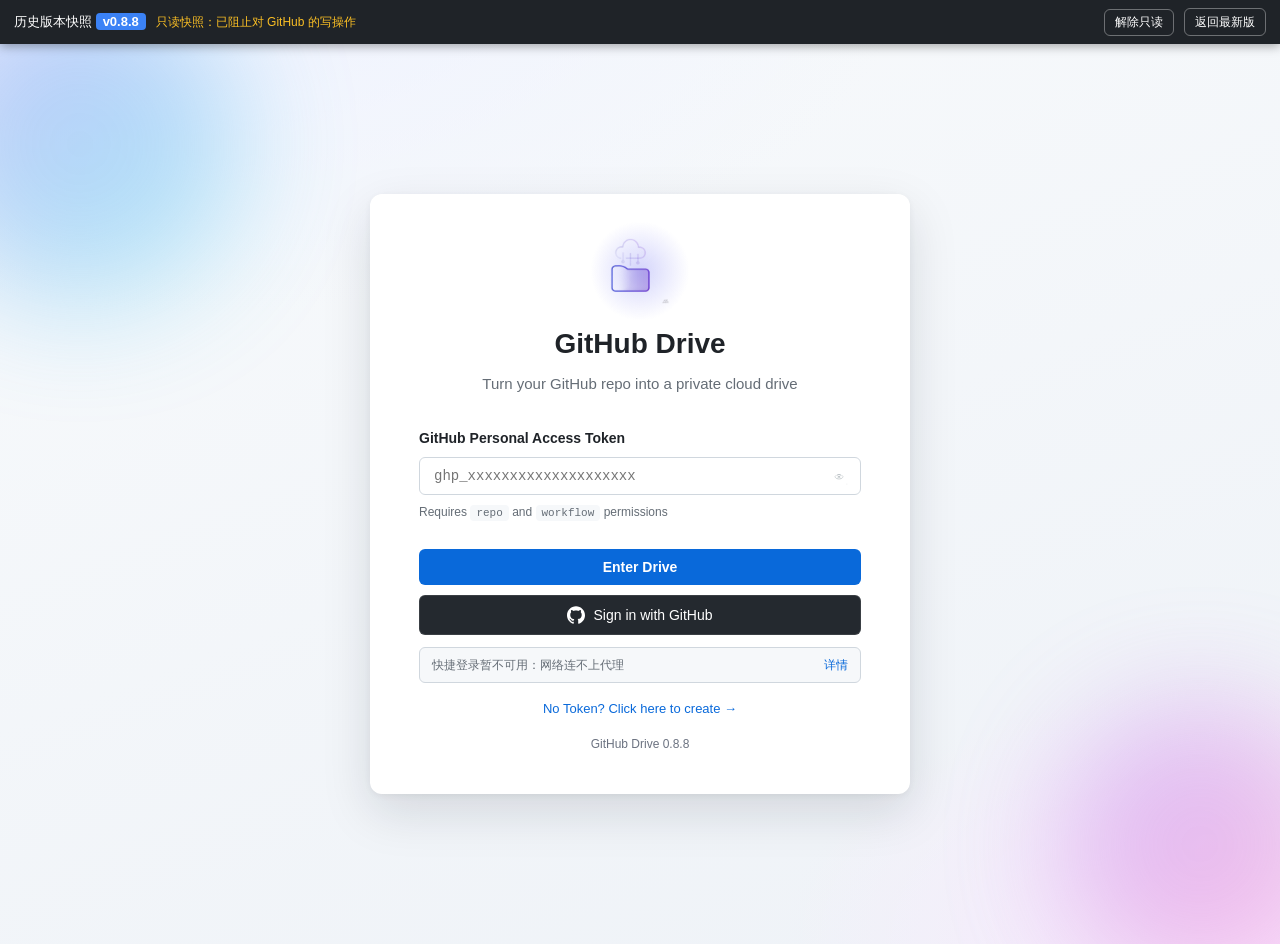
<file: versions/0.8.8/index.html>
<!DOCTYPE html>
<html lang="zh-CN">
<head>
    <meta charset="UTF-8">
    <meta name="viewport" content="width=device-width, initial-scale=1.0">
    <title>GitHub Drive - Virtual File System based on GitHub</title>
    <!-- ★ 静态 <link>，不是 JS 拼出来的。
         原来是内联脚本 document.write 出这行 —— 浏览器的预加载扫描器
         只扫 HTML 文本、不执行 JS，看不见它，必须等 HTML 下载完、那段 JS
         跑完才发起请求，白等一个 RTT。CSS 是渲染阻塞资源，这个 RTT
         直接压在首屏上。写死之后，扫描器在 HTML 头几个字节就能发现。 -->
    <link rel="stylesheet" href="css/style.min.css?h=cd0290d48b" data-gd-css="local">
    <!-- ★ --stamp 原本写在 css 里，每次 bump 都会改 CSS 内容，导致内容 hash 变化、
         66KB 的样式表每次升级都要重新下载。移到内联之后：改 JS 不动 CSS，hash 就不变，
         样式表继续命中缓存。content-hash 已经保证 CSS 不会是旧的，
         这条戳现在只用于让兼容性自检有值可读。 -->
    <style>#gd-css-stamp{--stamp:"0.8.8"}</style>
    <!-- 品牌图标：用真实 PNG 而非 emoji，避免各浏览器字形不一致 -->
    <link rel="icon" type="image/png" sizes="32x32" href="assets/icon-drive-32.png">
    <link rel="icon" type="image/png" sizes="192x192" href="assets/icon-drive-192.png">
    <link rel="apple-touch-icon" href="assets/apple-touch-icon.png">
    <!-- ★ 必须第一个加载：?safe=1 逃生 + 分支名校验要在拼 CDN URL 之前跑完 -->
    <script src="js/branch-guard.min.js?v=0.8.8"></script>
    <!-- ★ CORE 静态化 + defer。
         原来这 15 个是内联 JS 用 document.write 拼 URL 后插入的，
         扫描器看不见；改成写死后与 CSS 一起被扫描器发现，并行下载。
         defer 保证：并行下载、不阻塞 HTML 解析、按书写顺序执行
         （等价原来 document.write 的同步顺序，ui.js 依赖 i18n.js 等
         跨文件顶层符号，顺序不能乱）。
         放在 head 里是为了让扫描器尽可能早地撞见它们。 -->
    <script defer src="js/icons.min.js?h=bde278015a" data-gd-core="icons"></script>
    <script defer src="js/github-api.min.js?h=389e7c20c9" data-gd-core="github-api"></script>
    <script defer src="js/storage.min.js?h=5d5500fc2c" data-gd-core="storage"></script>
    <script defer src="js/file-manager.min.js?h=e4281a5ab9" data-gd-core="file-manager"></script>
    <script defer src="js/config-sync.min.js?h=d3c84a594e" data-gd-core="config-sync"></script>
    <script defer src="js/task-dock.min.js?h=4660d2f245" data-gd-core="task-dock"></script>
    <!-- oauth 必须在 ui 之前：ui 构造时会读 GitHubDeviceFlow，晚了类还没定义 -->
    <script defer src="js/oauth.min.js?h=70f11699c3" data-gd-core="oauth"></script>
    <script defer src="js/ui.min.js?h=8ef77fa861" data-gd-core="ui"></script>
    <script defer src="js/i18n.min.js?h=9d7edf6ad9" data-gd-core="i18n"></script>
    <script defer src="js/version.min.js?h=d2725adff4" data-gd-core="version"></script>
    <script defer src="js/anim.min.js?h=8db9aa997e" data-gd-core="anim"></script>
    <script defer src="js/gesture.min.js?h=4896dd831d" data-gd-core="gesture"></script>
    <script defer src="js/custom.min.js?h=908e5708ce" data-gd-core="custom"></script>
    <script defer src="js/theme.min.js?h=b0ec742409" data-gd-core="theme"></script>
    <script defer src="js/i18n-scan.min.js?h=18e4c90f2f" data-gd-core="i18n-scan"></script>
    <script defer src="js/app.min.js?h=e4bf72ccc4" data-gd-core="app"></script>

    <script>
    // 分支切换：检测自定义分支，动态加载资源（使用 jsdelivr CDN 加速）
    (function() {
        var customBranch = localStorage.getItem('gd_custom_branch');
        var urlParams = new URLSearchParams(window.location.search);
        var urlBranch = urlParams.get('branch');

        // guard 已经处理过 ?safe=1 / ?branch=main / 非法值，
        // 这里只需在它没动过 localStorage 时才写 URL 参数
        if (urlBranch && window.BranchGuard && window.BranchGuard.isValidBranch(urlBranch)
            && urlBranch !== 'main' && !window.BranchGuard.escapeHatchApplied) {
            customBranch = urlBranch;
            localStorage.setItem('gd_custom_branch', urlBranch);
        }

        if (customBranch && customBranch !== 'main') {
            window.__CUSTOM_BRANCH__ = customBranch;
            // 使用 jsdelivr CDN，国内访问更快，支持指定分支
            var baseUrl = 'https://cdn.jsdelivr.net/gh/Cool-zimo/github_drive@' + customBranch + '/';
            window.__BRANCH_BASE__ = baseUrl;
            // CSS 从 CDN 加载。本地那份已经由上面的静态 <link> 下载了，
            // 这里靠层叠顺序（后出现的优先）覆盖它。自定义分支只在开发者
            // 调试时出现，多下这一份的代价可以接受。
            document.write('<link rel="stylesheet" href="' + baseUrl + 'css/style.css">');
        }
    })();
    </script>

<!-- ===== 历史版本快照外壳（自动生成，不属于原始版本内容） ===== -->
<style>
#gd-hist-bar{position:fixed;left:0;right:0;top:0;z-index:2147483000;display:flex;gap:10px;
 align-items:center;flex-wrap:wrap;padding:8px 14px;background:#1f2328;color:#fff;
 font:13px/1.5 -apple-system,"Segoe UI","Microsoft YaHei",sans-serif;box-shadow:0 2px 10px rgba(0,0,0,.35)}
#gd-hist-bar b{background:#3b82f6;border-radius:4px;padding:1px 7px;font-weight:600}
#gd-hist-bar .gd-hist-sp{flex:1}
#gd-hist-bar a,#gd-hist-bar button{color:#fff;border:1px solid rgba(255,255,255,.35);background:transparent;
 border-radius:6px;padding:4px 10px;font-size:12px;cursor:pointer;text-decoration:none;display:inline-block}
#gd-hist-bar button:hover,#gd-hist-bar a:hover{background:rgba(255,255,255,.14)}
#gd-hist-bar .gd-hist-warn{color:#fbbf24;font-size:12px}
</style>
<script>
(function(){
  var VER="0.8.8", SHA="700bdd9e";
  window.GD_HISTORICAL=VER; window.GD_HISTORICAL_SHA=SHA;
  try{
    var q=new URLSearchParams(location.search);
    var rest=q.toString();
    var root=location.pathname.replace(/\/versions\/[^/]+\/index\.html?$/i,'').replace(/\/$/,'');
    var bar=document.createElement('div'); bar.id='gd-hist-bar';
    bar.innerHTML='<span class="gd-code">\u5386\u53f2\u7248\u672c\u5feb\u7167 <b>v'+VER+'</b></span>'+
      '<span class="gd-hist-warn gd-code">\u53ea\u8bfb\u5feb\u7167\uff1a\u5df2\u963b\u6b62\u5bf9 GitHub \u7684\u5199\u64cd\u4f5c</span>'+
      '<span class="gd-hist-sp"></span>'+
      '<button id="gd-hist-unlock" class="gd-code">\u89e3\u9664\u53ea\u8bfb</button>'+
      '<a class="gd-code" href="'+root+'/index.html'+(rest?'?'+rest:'')+'">\u8fd4\u56de\u6700\u65b0\u7248</a>';
    function mount(){document.body.appendChild(bar);document.body.style.paddingTop='44px';}
    if(document.body) mount(); else document.addEventListener('DOMContentLoaded',mount);
    bar.addEventListener('click',function(e){
      if(e.target && e.target.id==='gd-hist-unlock'){
        if(!confirm('\u89e3\u9664\u53ea\u8bfb\u540e\uff0c\u8be5\u65e7\u7248\u672c\u53ef\u80fd\u91cd\u5199\u914d\u7f6e\u6216\u64cd\u4f5c\u4ed3\u5e93\uff08\u65e7\u7248\u672c\u4e0d\u8ba4\u8bc6\u65b0\u5b57\u6bb5\uff0c\u53ef\u80fd\u4e22\u5931\u6570\u636e\uff09\u3002\u786e\u5b9a\u7ee7\u7eed\uff1f')) return;
        try{sessionStorage.setItem('gd_hist_write','1');}catch(_){}
        location.reload();
      }
    });
  }catch(e){}
  // 只读护栏：默认拦掉所有对 api.github.com 的非 GET 请求
  var allow=false; try{allow=sessionStorage.getItem('gd_hist_write')==='1';}catch(_){}
  if(allow){ window.GD_HIST_READONLY=false; return; }
  window.GD_HIST_READONLY=true;
  var orig=window.fetch;
  window.fetch=function(input,init){
    try{
      var u=(typeof input==='string')?input:(input&&input.url)||'';
      var m=((init&&init.method)||(typeof input!=='string'&&input&&input.method)||'GET').toUpperCase();
      if(u.indexOf('api.github.com')>=0 && m!=='GET' && m!=='HEAD'){
        return Promise.resolve(new Response(JSON.stringify({message:'blocked: historical read-only snapshot'}),
          {status:403,statusText:'Forbidden',headers:{'Content-Type':'application/json'}}));
      }
    }catch(e){}
    return orig.apply(this,arguments);
  };
})();
</script>
</head>
<body class="gd-logged-out" data-api-v="8">
    <!-- 登录页 -->
    <div id="login-screen" class="login-screen">
        <div class="login-card">
            <div class="login-logo"><img src="assets/icon-drive-192.png" alt="GitHub Drive" width="72" height="72"></div>
            <h1>GitHub Drive</h1>
            <p class="login-subtitle"><span data-i18n="login.subtitle">Turn your GitHub repo into a private cloud drive</span></p>

            <div class="login-form">
                <label for="token-input"><span data-i18n="login.tokenLabel">GitHub Personal Access Token</span></label>
                <div class="gd-token-wrap">
                    <input type="password" id="token-input" placeholder="ghp_xxxxxxxxxxxxxxxxxxxx" autocomplete="off" spellcheck="false">
                    <button type="button" class="gd-token-eye" id="token-eye" aria-label="Show/Hide" title="显示/隐藏">
                        <img class="gd-eye-img" data-state="hidden" src="assets/eye.png" alt="显示" width="18" height="18">
                        <img class="gd-eye-img" data-state="shown" src="assets/eye-off.png" alt="隐藏" width="18" height="18" hidden>
                    </button>
                </div>
                <p class="token-hint"><span data-i18n="login.tokenHint">需要</span> <code>repo</code> <span data-i18n="login.and">和</span> <code>workflow</code> <span data-i18n="login.permission">权限</span></p>
                <button id="enter-drive-btn" type="button"><span data-i18n="login.enter">Enter Drive</span></button>

                <!-- GitHub 登录（OAuth Device Flow）。
                     默认隐藏：只有代理和 client_id 都配对、且代理能连通时才显示，
                     否则老老实实用上面的 PAT 输入框。 -->
                <button id="oauth-login-btn" type="button" class="gd-oauth-btn" style="display:none">
                    <svg class="gd-oauth-mark" viewBox="0 0 24 24" width="18" height="18" aria-hidden="true"><path d="M12 .297c-6.63 0-12 5.373-12 12 0 5.303 3.438 9.8 8.205 11.385.6.113.82-.258.82-.577 0-.285-.01-1.04-.015-2.04-3.338.724-4.042-1.61-4.042-1.61C4.422 18.07 3.633 17.7 3.633 17.7c-1.087-.744.084-.729.084-.729 1.205.084 1.838 1.236 1.838 1.236 1.07 1.835 2.809 1.305 3.495.998.108-.776.417-1.305.76-1.605-2.665-.3-5.466-1.332-5.466-5.93 0-1.31.465-2.38 1.235-3.22-.135-.303-.54-1.523.105-3.176 0 0 1.005-.322 3.3 1.23.96-.267 1.98-.399 3-.405 1.02.006 2.04.138 3 .405 2.28-1.552 3.285-1.23 3.285-1.23.645 1.653.24 2.873.12 3.176.765.84 1.23 1.91 1.23 3.22 0 4.61-2.805 5.625-5.475 5.92.42.36.81 1.096.81 2.22 0 1.606-.015 2.896-.015 3.286 0 .315.21.69.825.57C20.565 22.092 24 17.592 24 12.297c0-6.627-5.373-12-12-12"/></svg>
                    <span data-i18n="login.oauthSignIn">用 GitHub 账号登录</span>
                </button>

                <div id="oauth-panel" class="gd-oauth-panel" style="display:none">
                    <div class="gd-oauth-title" data-i18n="login.oauthTitle">在 GitHub 上完成授权</div>
                    <div class="gd-oauth-step" data-i18n="login.oauthStep">在打开的页面里输入下面这个码，然后点授权</div>
                    <div class="gd-oauth-code" id="oauth-code" role="button" tabindex="0" title="点击复制">--------</div>
                    <button id="oauth-open-btn" type="button" class="gd-oauth-open">
                        <span data-i18n="login.oauthOpen">打开 GitHub 授权页（已自动复制）</span>
                    </button>
                    <div class="gd-oauth-status">
                        <span class="gd-oauth-spinner" aria-hidden="true"></span>
                        <span data-i18n="login.oauthWaiting">等待你在 GitHub 上完成授权…</span>
                        <span id="oauth-countdown" class="gd-oauth-countdown"></span>
                    </div>
                    <button id="oauth-cancel-btn" type="button" class="gd-oauth-cancel">
                        <span data-i18n="login.oauthCancel">取消</span>
                    </button>
                </div>
                <!-- 快捷登录诊断区。默认隐藏，只在代理探测失败时出现。
                     存在的理由：移动端没有 F12，控制台日志看不到，排障只能靠猜。
                     内容由 js/ui.js 的 _renderOAuthDiag 动态填充。 -->
                <div id="oauth-diag" class="gd-oauth-diag" style="display:none"></div>
                <div id="saved-accounts" class="saved-accounts" style="display:none;margin:16px 0;">
                    <div class="saved-accounts-title" style="font-size:12px;color:#6b7280;margin-bottom:8px;text-align:center;"><span data-i18n="login.savedAccounts">已保存的账号</span></div>
                    <div id="accounts-list" class="accounts-list"></div>
                    <div class="login-divider" style="margin:16px 0;"><span data-i18n="login.or">OR</span></div>
                </div>
                <div id="bridge-box" class="bridge-box" style="display:none">
                    <div class="bridge-title">🔗 <span data-i18n="bridge.detected">检测到仓鼠已登录</span></div>
                    <div id="bridge-info" class="bridge-info">
                        <span id="bridge-who"></span>
                        <span class="bridge-note" data-i18n="bridge.note">仓鼠 · 令牌只在你本机浏览器里，不会上传</span>
                    </div>
                    <button id="bridge-btn" class="bridge-btn" type="button"><span data-i18n="bridge.useIt">沿用该账号，免输入进入</span></button>
                </div>
                <a href="https://github.com/settings/tokens/new?scopes=repo,workflow&description=GitHub+Drive" target="_blank" class="token-link"><span data-i18n="login.noToken">No Token? Click here to create →</span></a>
            </div>
            <div class="login-version" id="login-version" style="text-align:center;margin-top:16px;font-size:12px;color:#6b7280;">
                加载版本中...
            </div>
        </div>
    </div>
    <script>
    // 与仓鼠联动：对方已登录则显示"沿用账号"
    //
    // ⚠️ 必须等 Bridge 就绪再执行。
    // 这段原本是立即执行函数，但它在 document.write 加载 bridge.js
    // 之前就跑了 —— window.Bridge 恒为 undefined，直接 return，
    // 于是"沿用账号"的提示框从来没显示过。
    // 桥接脚本是同步 document.write 加载的，DOMContentLoaded 时必然已就绪。
    (function() {
        function setup() {
            // ★ 默认不显示仓鼠联动（用户要求）。
            //   只有当设置里明确打开时才启用 —— 存 gd_bridge_enabled === '1'。
            //   没开就直接返回，连 Bridge 都不去碰。
            try {
                if (localStorage.getItem('gd_bridge_enabled') !== '1') return;
            } catch (e) { return; }
            var B = window.Bridge;
            if (!B || !B.other || !B.other() || !B.otherHasToken()) return;
            var box = document.getElementById('bridge-box');
            if (box) box.style.display = '';
            var u = B.findUser(), o = B.other();
            // 只填账号名那一段。
            // 说明文字留给静态的 data-i18n 元素 —— 这样切语言时
            // I18n.apply() 能一并重翻；若由 JS 写入，
            // apply() 只重翻 data-i18n，这段就会留在旧语言上。
            var who = document.getElementById('bridge-who');
            if (who) {
                who.innerHTML = o.icon + ' <strong>' +
                    esc(u && u.login ? u.login : '已登录账号') + '</strong>';
            }
            var btn = document.getElementById('bridge-btn');
            if (btn) btn.addEventListener('click', function() {
                var t = B.findToken();
                if (!t) return;
                var inp = document.getElementById('token-input');
                if (inp) inp.value = t;
                document.getElementById('enter-drive-btn')?.click();
            });
        }
        // 账号名来自 localStorage，理论上可信，但仍转义，避免存储被污染时 XSS
        function esc(s) {
            return String(s == null ? '' : s)
                .replace(/&/g, '&amp;').replace(/</g, '&lt;')
                .replace(/>/g, '&gt;').replace(/"/g, '&quot;');
        }
        if (document.readyState === 'loading') {
            document.addEventListener('DOMContentLoaded', setup);
        } else {
            setup();
        }
    })();
    </script>
    <script>
    // 令牌显示/隐藏
    (function() {
        var eye = document.getElementById('token-eye');
        var inp = document.getElementById('token-input');
        if (!eye || !inp) return;
        eye.addEventListener('click', function() {
            var show = inp.type === 'password';
            inp.type = show ? 'text' : 'password';
            // 两张图都在 DOM 里，只切 hidden —— 不用等图片加载，也不会闪
            var imgs = eye.querySelectorAll('.gd-eye-img');
            for (var k = 0; k < imgs.length; k++) {
                imgs[k].hidden = ((imgs[k].getAttribute('data-state') === 'shown') !== show);
            }
            eye.setAttribute('aria-pressed', show ? 'true' : 'false');
            // 切完把光标放回末尾，否则会从开头输入
            try { inp.focus(); inp.setSelectionRange(inp.value.length, inp.value.length); } catch (e) {}
        });
    })();
    </script>
    <script>
    // 登录页显示版本号
    (function() {
        fetch('js/version.js?t=' + Date.now())
            .then(r => r.text())
            .then(t => {
                const m = t.match(/VERSION\s*=\s*['"]([^'"]+)['"]/);
                const m2 = t.match(/version\s*[:=]\s*['"]([^'"]+)['"]/i);
                const v = m ? m[1] : (m2 ? m2[1] : 'v-');
                document.getElementById('login-version').textContent = 'GitHub Drive ' + v;
            })
            .catch(() => {
                document.getElementById('login-version').textContent = 'GitHub Drive';
            });
    })();
    </script>

    <!-- 主应用 -->
    <div id="app" class="app hidden">
        <!-- 侧边栏 -->
        <aside class="sidebar">
            <div class="sidebar-header">
                <span class="sidebar-logo"><img src="assets/icon-drive-192.png" alt="" width="24" height="24"></span>
                <span class="sidebar-title">GitHub Drive</span>
            </div>
            <nav class="sidebar-nav">
                <!-- 我的文件 -->
                <div class="nav-section">
                    <div class="nav-section-title"><span data-i18n="sidebar.myFiles">My Files</span></div>
                    <a href="#" class="nav-item" id="dashboard-nav" data-view="dashboard"><span class="nav-icon"><img src="assets/icons/dashboard-48.png" alt="" width="20" height="20"></span><span>仪表盘</span></a>
                    <a href="#" class="nav-item active" data-view="all-files">
                        <span class="nav-icon"><img src="assets/icons/allfiles-48.png" alt="" width="20" height="20"></span>
                        <span data-i18n="nav.allFiles">全部文件</span>
                    </a>
                    <a href="#" class="nav-item" data-view="recent">
                        <span class="nav-icon"><img src="assets/icons/recent-48.png" alt="" width="20" height="20"></span>
                        <span data-i18n="nav.recent">最近使用</span>
                    </a>
                    <a href="#" class="nav-item" data-view="starred">
                        <span class="nav-icon"><img src="assets/icons/starred-48.png" alt="" width="20" height="20"></span>
                        <span data-i18n="nav.starred">收藏</span>
                    </a>
                    <a href="#" class="nav-item" data-view="trash">
                        <span class="nav-icon"><img src="assets/icons/trash-48.png" alt="" width="20" height="20"></span>
                        <span data-i18n="nav.trash">回收站</span>
                    </a>
                </div>

                <!-- 分享（平铺：和其他分组保持一致，不再折叠） -->
                <div class="nav-section">
                    <div class="nav-section-title"><span>分享</span></div>
                    <a href="#" class="nav-item" data-view="shared">
                        <span class="nav-icon"><img src="assets/icons/shared-48.png" alt="" width="20" height="20"></span>
                        <span data-i18n="nav.shared">我的分享</span>
                    </a>
                    <a href="#" class="nav-item" data-view="explore">
                        <span class="nav-icon"><img src="assets/icons/explore-48.png" alt="" width="20" height="20"></span>
                        <span data-i18n="nav.explore">发现分享</span>
                    </a>
                </div>

                <!-- 后台进程：统一管理所有进度任务 -->
                <div class="nav-section">
                    <div class="nav-section-title"><span>任务</span></div>
                    <a href="#" class="nav-item" id="tasks-nav" data-view="tasks" onclick="ui.showTaskManager();return false;">
                        <span class="nav-icon"><img src="assets/icons/tasks-48.png" alt="" width="20" height="20"></span>
                        <span>后台进程</span>
                        <span class="nav-badge" id="nav-badge-tasks" style="display:none;"></span>
                    </a>
                    <a href="#" class="nav-item" data-view="plugins" id="plugins-nav">
                        <span class="nav-icon"><img src="assets/icons/plugins-48.png" alt="" width="20" height="20"></span>
                        <span data-i18n="nav.plugins">插件广场</span>
                    </a>
                </div>
            </nav>
            <div class="sidebar-footer">
                <div class="app-switch-slot" id="app-switch-slot"></div>
                <div class="user-info" id="user-info" onclick="ui.showAccountSwitcher()" style="cursor:pointer;" title="点击切换账号"></div>
                <button onclick="ui.showSettings()" style="width:100%;padding:10px 16px;border:none;background:none;cursor:pointer;color:inherit;font-size:13px;text-align:left;display:flex;align-items:center;gap:8px;border-top:1px solid #e5e7eb;">
                    <span>⚙️</span><span data-i18n="nav.settings">Settings</span>
                </button>
                <!-- 隐藏元素，保留ID供JS引用 -->
                <span id="repo-size-display" style="display:none;">📦 --</span>
                <span class="app-version" id="app-version" style="display:none;">v-</span>
            </div>
        </aside>
        <div class="sidebar-resizer" id="sidebar-resizer" title="拖动调整侧边栏宽度"></div>
        <div class="sidebar-overlay" id="sidebar-overlay"></div>

        <!-- 主内容区 -->
        <main class="main-content">
            <!-- 顶部工具栏 -->
            <header class="toolbar">
                <button class="menu-toggle" id="menu-toggle" aria-label="Menu">☰</button>
                <div class="breadcrumb" id="breadcrumb"></div>
                <div class="toolbar-actions">
                    <div class="search-box">
                        <input type="text" id="search-input" placeholder="Search files...">
                    </div>
                    <button class="btn-secondary" id="adv-search-btn" title="高级筛选"><span>⚙️</span></button>
                    <button class="btn-secondary" id="folder-tree-btn" title="文件夹导航"><span>🗂️</span></button>
                    <button class="btn-secondary" id="new-folder-btn" title="New Folder">
                        <span>📁</span> <span class="btn-text"><span data-i18n="btn.newFolder">New Folder</span></span>
                    </button>
                    <button class="btn-secondary" id="upload-btn" title="Upload files/folders">
                        <span>⬆️</span> <span class="btn-text"><span data-i18n="btn.upload">Upload</span></span>
                    </button>
                    <button class="btn-secondary" id="view-toggle-btn" title="Toggle view (grid/list)">
                        <span id="view-toggle-icon">▦</span>
                    </button>
                </div>
            </header>

            <!-- 文件列表 -->
            <div class="file-area">
                <div id="drop-overlay" class="drop-overlay hidden">
                    <div class="drop-content">
                        <div class="drop-icon">📥</div>
                        <p>松开鼠标<span data-i18n="btn.upload">Upload</span>文件</p>
                    </div>
                </div>
                <div id="file-list" class="file-list"></div>
                <div id="empty-state" class="empty-state hidden">
                    <div class="empty-icon">📂</div>
                    <p><span data-i18n="empty.noFiles">No files here yet</span></p>
                    <p class="empty-hint"><span data-i18n="empty.dragHint">Drag files here, or click "Upload" button above</span></p>
                </div>
                <div id="loading-state" class="loading-state hidden">
                    <div class="spinner"></div>
                    <p>加载中...</p>
                </div>
            </div>
        </main>

        <!-- 右键菜单 -->
        <div id="context-menu" class="context-menu hidden">
            <div class="context-menu-item" data-action="open">📂 <span data-i18n="menu.open">Open</span></div>
            <div class="context-menu-item" data-action="download">⬇️ <span data-i18n="menu.download">Download</span></div>
            <div class="context-menu-item" data-action="share">🔗 <span data-i18n="menu.share">Share</span></div>
            <div class="context-menu-item" data-action="edit">📝 编辑文件</div>
            <div class="context-menu-item" data-action="history">📜 版本历史</div>
            <div class="context-menu-item" data-action="tags">🏷️ 标签管理</div>
            <div class="context-menu-item" data-action="rename">✏️ <span data-i18n="menu.rename">Rename</span></div>
            <div class="context-menu-item" data-action="move">📋 <span data-i18n="menu.move">Move to...</span></div>
            <div class="context-menu-item" data-action="copy">📄 <span data-i18n="menu.copy">Copy</span></div>
            <div class="context-menu-item" data-action="star">⭐ <span data-i18n="menu.star">Star</span></div>
            <div class="context-menu-divider"></div>
            <div class="context-menu-item danger" data-action="delete">🗑️ <span data-i18n="menu.delete">Delete</span></div>
        </div>
    </div>

    <!-- 模态框容器 -->
    <div id="modal-container"></div>

    <!-- Toast 通知 -->
    <div id="toast-container" class="toast-container"></div>

    <!-- 隐藏的文件输入 -->
    <input type="file" id="file-input" multiple class="hidden">
    <input type="file" id="folder-input" webkitdirectory directory multiple class="hidden">

    <script>
    // 根据分支动态加载 JS
    //
    // ★ 分两组：
    //   CORE   —— 首屏（登录页）就需要的，同步加载。
    //   DEFER  —— 只有登录后才用得到，等验证完 token 再加载，
    //             让"打开页面到能点登录"这段时间尽量短。
    //             登录本身要发请求验证 token，那点时间足够把这几个拉下来。
    (function() {
        var base = window.__BRANCH_BASE__ || '';

        // ── OAuth Device Flow 默认配置 ──────────────────────
        // Device Flow 不需要 secret，client_id 前端本来就得公开，写在页面里没问题。
        // localStorage 里的值优先级更高，方便 fork 之后换成自己的：
        //   localStorage.setItem('gd_oauth_proxy', 'https://xxx.workers.dev')
        //   localStorage.setItem('gd_oauth_client_id', 'Ov23.xxxx')
        window.GD_OAUTH_PROXY = 'https://gd-oauth2.feng-to-zhang.workers.dev';
        window.GD_OAUTH_CLIENT_ID = 'Ov23liuMyWPhGbmCEqDS';

        var CORE = ['icons', 'github-api', 'storage', 'file-manager', 'config-sync', 'task-dock', 'ui', 'i18n', 'version', 'anim', 'gesture', 'custom', 'theme', 'i18n-scan', 'app'];
        var DEFER = ['bridge', 'cangshu-link', 'maintain', 'share', 'plugin-api'];
        // ★ 由 build.py 生成：每个文件的内容 hash。
        //   改哪个文件，只有那个文件的 URL 变，其余继续命中缓存。
        var GD_HASH = {
            'anim': '8db9aa997e',
            'app': 'e4bf72ccc4',
            'branch-guard': '2a17031683',
            'bridge': '5cd1cbc1ce',
            'cangshu-link': 'd87df4f3cb',
            'config-sync': 'd3c84a594e',
            'custom': '908e5708ce',
            'extension': 'ac2832ce10',
            'file-manager': 'e4281a5ab9',
            'gesture': '4896dd831d',
            'github-api': '389e7c20c9',
            'i18n': '9d7edf6ad9',
            'i18n-scan': '18e4c90f2f',
            'icons': 'bde278015a',
            'maintain': 'b10def0baf',
            'oauth': '70f11699c3',
            'plugin-api': 'c3c2940bd5',
            'share': '27afaa1375',
            'storage': '5d5500fc2c',
            'task-dock': '4660d2f245',
            'theme': 'b0ec742409',
            'ui': '8ef77fa861',
            'version': 'd2725adff4'
        };
        function url(f) {
            // 自定义分支走 jsdelivr，那边自带缓存策略，不加查询串
            if (base) return base + 'js/' + f + '.js';
            return 'js/' + f + '.min.js?h=' + (GD_HASH[f] || '0');
        }
        // ★ CORE 已经在 head 里以静态 <script defer> 加载，这里不再
        //   document.write 一遍。
        //
        //   自定义分支时才需要额外拉 CDN 那份。必须等 DOMContentLoaded 之后
        //   —— 本地 defer 脚本在它之前执行，如果这里也用 document.write
        //   同步插入，CDN 版本会先跑、然后被本地 defer 版反过来覆盖，
        //   结果是"切了分支却还是旧代码"，且毫无报错。
        if (base) {
            window.addEventListener('DOMContentLoaded', function () {
                var i = 0;
                (function next() {
                    if (i >= CORE.length) return;
                    var s = document.createElement('script');
                    s.src = url(CORE[i++]);
                    s.onload = s.onerror = next;
                    document.head.appendChild(s);
                })();
            });
        }
        window.__GD_DEFER__ = { files: DEFER, url: url };
    })();
    </script>
    <!-- 统一<span data-i18n="btn.upload">Upload</span>弹窗 -->
    <div id="upload-modal" class="modal-overlay hidden">
        <div class="modal upload-modal">
            <div class="modal-header">
                <h3>📤 <span data-i18n="btn.upload">Upload</span>文件</h3>
                <button class="modal-close" onclick="ui.closeUploadModal()">✕</button>
            </div>
            <div class="modal-body">
                <!-- 拖拽区域 -->
                <div id="upload-drop-zone" class="upload-drop-zone">
                    <div class="upload-drop-icon">📥</div>
                    <p class="upload-drop-text"><span data-i18n="upload.dropHint">Drag files or folders here</span></p>
                    <p class="upload-drop-hint"><span data-i18n="upload.multiHint">Supports multiple files and folders</span></p>
                </div>
                <!-- 选择按钮 -->
                <div class="upload-actions">
                    <button class="btn-primary" onclick="document.getElementById('upload-file-input').click()">
                        📄 <span data-i18n="upload.selectFiles">Select Files</span>
                    </button>
                    <button class="btn-secondary" onclick="document.getElementById('upload-folder-input').click()">
                        📂 <span data-i18n="upload.selectFolder">Select Folder</span>
                    </button>
                    <input type="file" id="upload-file-input" multiple style="display:none;">
                    <input type="file" id="upload-folder-input" webkitdirectory multiple style="display:none;">
                </div>
                <!-- 已<span data-i18n="upload.selectFiles">Select Files</span>列表 -->
                <div class="upload-file-list-header">
                    <span><span data-i18n="upload.selected">Selected</span> <span id="upload-file-count">0</span> <span data-i18n="upload.items">items</span></span>
                    <button class="icon-btn" onclick="ui.clearUploadFiles()" style="padding:2px 8px;"><span data-i18n="upload.clear">Clear</span></button>
                </div>
                <div id="upload-file-list" class="upload-file-list">
                    <div class="upload-file-empty"><span data-i18n="upload.noFiles">No files selected</span></div>
                </div>
            </div>
            <div class="modal-footer">
                <button class="btn-secondary" onclick="ui.closeUploadModal()"><span data-i18n="btn.cancel">Cancel</span></button>
                <button class="btn-primary" id="upload-confirm-btn" onclick="ui.confirmUpload()" disabled>开始<span data-i18n="btn.upload">Upload</span></button>
            </div>
        </div>
    </div>

    <!-- 多选操作栏（移动端） -->
    <div id="multi-select-bar" class="multi-select-bar">
        <span id="multi-select-count" class="ms-count">0 项已选</span>
        <div class="ms-actions">
            <button class="ms-btn" onclick="ui.multiSelectAction('selectAll')">全选</button>
            <button class="ms-btn" onclick="ui.multiSelectAction('move')">📂 移动</button>
            <button class="ms-btn" onclick="ui.multiSelectAction('download')">⬇️ <span data-i18n="menu.download">Download</span></button>
            <button class="ms-btn" onclick="ui.multiSelectAction('delete')">🗑️ <span data-i18n="menu.delete">Delete</span></button>
            <button class="ms-btn ms-cancel" onclick="ui.exitMultiSelectMode()"><span data-i18n="btn.cancel">Cancel</span></button>
        </div>
    </div>

    <!-- 移动端底部导航 -->
    <div class="mobile-bottom-nav">
        <div class="mobile-nav-items">
            <div class="mobile-nav-item active" onclick="app.switchView('files')">
                <span class="icon">📁</span><span>文件</span>
            </div>
            <div class="mobile-nav-item" onclick="app.switchView('recent')">
                <span class="icon">🕐</span><span>最近</span>
            </div>
            <div class="mobile-nav-item" onclick="app.switchView('favorites')">
                <span class="icon">⭐</span><span>收藏</span>
            </div>
            <div class="mobile-nav-item" onclick="ui.showTaskManager()">
                <span class="icon">⚙️</span><span>后台</span>
                <span class="mobile-nav-badge" id="mobile-badge-tasks" style="display:none;"></span>
            </div>
            <div class="mobile-nav-item" onclick="ui.toggleMobileMenu()">
                <span class="icon">☰</span><span>更多</span>
            </div>
        </div>
    </div>
</body>
</html>
</file>
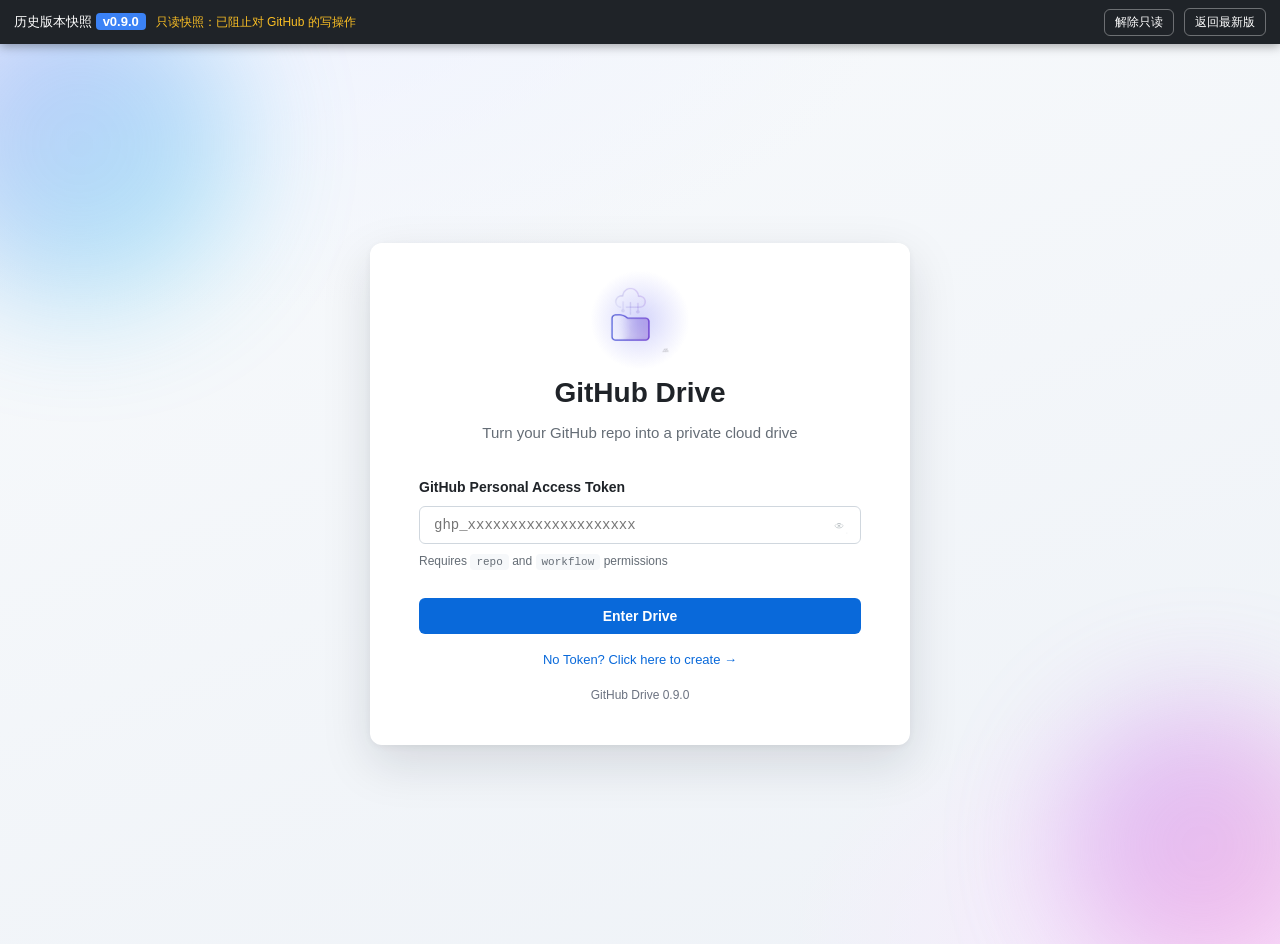
<file: versions/0.9.0/index.html>
<!DOCTYPE html>
<html lang="zh-CN">
<head>
    <meta charset="UTF-8">
    <meta name="viewport" content="width=device-width, initial-scale=1.0">
    <title>GitHub Drive - Virtual File System based on GitHub</title>
    <!-- ★ 静态 <link>，不是 JS 拼出来的。
         原来是内联脚本 document.write 出这行 —— 浏览器的预加载扫描器
         只扫 HTML 文本、不执行 JS，看不见它，必须等 HTML 下载完、那段 JS
         跑完才发起请求，白等一个 RTT。CSS 是渲染阻塞资源，这个 RTT
         直接压在首屏上。写死之后，扫描器在 HTML 头几个字节就能发现。 -->
    <link rel="stylesheet" href="css/style.min.css?h=4726774e1e" data-gd-css="local">
    <!-- ★ --stamp 原本写在 css 里，每次 bump 都会改 CSS 内容，导致内容 hash 变化、
         66KB 的样式表每次升级都要重新下载。移到内联之后：改 JS 不动 CSS，hash 就不变，
         样式表继续命中缓存。content-hash 已经保证 CSS 不会是旧的，
         这条戳现在只用于让兼容性自检有值可读。 -->
    <style>#gd-css-stamp{--stamp:"0.8.10"}</style>
    <!-- 品牌图标：用真实 PNG 而非 emoji，避免各浏览器字形不一致 -->
    <link rel="icon" type="image/png" sizes="32x32" href="assets/icon-drive-32.png">
    <link rel="icon" type="image/png" sizes="192x192" href="assets/icon-drive-192.png">
    <link rel="apple-touch-icon" href="assets/apple-touch-icon.png">
    <!-- ★ 必须第一个加载：?safe=1 逃生 + 分支名校验要在拼 CDN URL 之前跑完 -->
    <script src="js/branch-guard.min.js?v=0.8.10"></script>
    <!-- ★ CORE 静态化 + defer。
         原来这 15 个是内联 JS 用 document.write 拼 URL 后插入的，
         扫描器看不见；改成写死后与 CSS 一起被扫描器发现，并行下载。
         defer 保证：并行下载、不阻塞 HTML 解析、按书写顺序执行
         （等价原来 document.write 的同步顺序，ui.js 依赖 i18n.js 等
         跨文件顶层符号，顺序不能乱）。
         放在 head 里是为了让扫描器尽可能早地撞见它们。 -->
    <script defer src="js/icons.min.js?h=bde278015a" data-gd-core="icons"></script>
    <script defer src="js/github-api.min.js?h=389e7c20c9" data-gd-core="github-api"></script>
    <script defer src="js/storage.min.js?h=b806d51c08" data-gd-core="storage"></script>
    <script defer src="js/file-manager.min.js?h=68fb389efb" data-gd-core="file-manager"></script>
    <script defer src="js/config-sync.min.js?h=d3c84a594e" data-gd-core="config-sync"></script>
    <script defer src="js/task-dock.min.js?h=022294f637" data-gd-core="task-dock"></script>
    <!-- oauth 必须在 ui 之前：ui 构造时会读 GitHubDeviceFlow，晚了类还没定义 -->
    <script defer src="js/oauth.min.js?h=70f11699c3" data-gd-core="oauth"></script>
    <script defer src="js/ui.min.js?h=8ef77fa861" data-gd-core="ui"></script>
    <script defer src="js/i18n.min.js?h=9d7edf6ad9" data-gd-core="i18n"></script>
    <script defer src="js/version.min.js?h=ac8508f684" data-gd-core="version"></script>
    <script defer src="js/anim.min.js?h=8db9aa997e" data-gd-core="anim"></script>
    <script defer src="js/gesture.min.js?h=4896dd831d" data-gd-core="gesture"></script>
    <script defer src="js/custom.min.js?h=908e5708ce" data-gd-core="custom"></script>
    <script defer src="js/theme.min.js?h=b0ec742409" data-gd-core="theme"></script>
    <script defer src="js/i18n-scan.min.js?h=18e4c90f2f" data-gd-core="i18n-scan"></script>
    <script defer src="js/app.min.js?h=1dfefbb6a2" data-gd-core="app"></script>

    <script>
    // 分支切换：检测自定义分支，动态加载资源（使用 jsdelivr CDN 加速）
    (function() {
        var customBranch = localStorage.getItem('gd_custom_branch');
        var urlParams = new URLSearchParams(window.location.search);
        var urlBranch = urlParams.get('branch');

        // guard 已经处理过 ?safe=1 / ?branch=main / 非法值，
        // 这里只需在它没动过 localStorage 时才写 URL 参数
        if (urlBranch && window.BranchGuard && window.BranchGuard.isValidBranch(urlBranch)
            && urlBranch !== 'main' && !window.BranchGuard.escapeHatchApplied) {
            customBranch = urlBranch;
            localStorage.setItem('gd_custom_branch', urlBranch);
        }

        if (customBranch && customBranch !== 'main') {
            window.__CUSTOM_BRANCH__ = customBranch;
            // 使用 jsdelivr CDN，国内访问更快，支持指定分支
            var baseUrl = 'https://cdn.jsdelivr.net/gh/Cool-zimo/github_drive@' + customBranch + '/';
            window.__BRANCH_BASE__ = baseUrl;
            // CSS 从 CDN 加载。本地那份已经由上面的静态 <link> 下载了，
            // 这里靠层叠顺序（后出现的优先）覆盖它。自定义分支只在开发者
            // 调试时出现，多下这一份的代价可以接受。
            document.write('<link rel="stylesheet" href="' + baseUrl + 'css/style.css">');
        }
    })();
    </script>

<!-- ===== 历史版本快照外壳（自动生成，不属于原始版本内容） ===== -->
<style>
#gd-hist-bar{position:fixed;left:0;right:0;top:0;z-index:2147483000;display:flex;gap:10px;
 align-items:center;flex-wrap:wrap;padding:8px 14px;background:#1f2328;color:#fff;
 font:13px/1.5 -apple-system,"Segoe UI","Microsoft YaHei",sans-serif;box-shadow:0 2px 10px rgba(0,0,0,.35)}
#gd-hist-bar b{background:#3b82f6;border-radius:4px;padding:1px 7px;font-weight:600}
#gd-hist-bar .gd-hist-sp{flex:1}
#gd-hist-bar a,#gd-hist-bar button{color:#fff;border:1px solid rgba(255,255,255,.35);background:transparent;
 border-radius:6px;padding:4px 10px;font-size:12px;cursor:pointer;text-decoration:none;display:inline-block}
#gd-hist-bar button:hover,#gd-hist-bar a:hover{background:rgba(255,255,255,.14)}
#gd-hist-bar .gd-hist-warn{color:#fbbf24;font-size:12px}
</style>
<script>
(function(){
  var VER="0.9.0", SHA="26ade004";
  window.GD_HISTORICAL=VER; window.GD_HISTORICAL_SHA=SHA;
  try{
    var q=new URLSearchParams(location.search);
    var rest=q.toString();
    var root=location.pathname.replace(/\/versions\/[^/]+\/index\.html?$/i,'').replace(/\/$/,'');
    var bar=document.createElement('div'); bar.id='gd-hist-bar';
    bar.innerHTML='<span class="gd-code">\u5386\u53f2\u7248\u672c\u5feb\u7167 <b>v'+VER+'</b></span>'+
      '<span class="gd-hist-warn gd-code">\u53ea\u8bfb\u5feb\u7167\uff1a\u5df2\u963b\u6b62\u5bf9 GitHub \u7684\u5199\u64cd\u4f5c</span>'+
      '<span class="gd-hist-sp"></span>'+
      '<button id="gd-hist-unlock" class="gd-code">\u89e3\u9664\u53ea\u8bfb</button>'+
      '<a class="gd-code" href="'+root+'/index.html'+(rest?'?'+rest:'')+'">\u8fd4\u56de\u6700\u65b0\u7248</a>';
    function mount(){document.body.appendChild(bar);document.body.style.paddingTop='44px';}
    if(document.body) mount(); else document.addEventListener('DOMContentLoaded',mount);
    bar.addEventListener('click',function(e){
      if(e.target && e.target.id==='gd-hist-unlock'){
        if(!confirm('\u89e3\u9664\u53ea\u8bfb\u540e\uff0c\u8be5\u65e7\u7248\u672c\u53ef\u80fd\u91cd\u5199\u914d\u7f6e\u6216\u64cd\u4f5c\u4ed3\u5e93\uff08\u65e7\u7248\u672c\u4e0d\u8ba4\u8bc6\u65b0\u5b57\u6bb5\uff0c\u53ef\u80fd\u4e22\u5931\u6570\u636e\uff09\u3002\u786e\u5b9a\u7ee7\u7eed\uff1f')) return;
        try{sessionStorage.setItem('gd_hist_write','1');}catch(_){}
        location.reload();
      }
    });
  }catch(e){}
  // 只读护栏：默认拦掉所有对 api.github.com 的非 GET 请求
  var allow=false; try{allow=sessionStorage.getItem('gd_hist_write')==='1';}catch(_){}
  if(allow){ window.GD_HIST_READONLY=false; return; }
  window.GD_HIST_READONLY=true;
  var orig=window.fetch;
  window.fetch=function(input,init){
    try{
      var u=(typeof input==='string')?input:(input&&input.url)||'';
      var m=((init&&init.method)||(typeof input!=='string'&&input&&input.method)||'GET').toUpperCase();
      if(u.indexOf('api.github.com')>=0 && m!=='GET' && m!=='HEAD'){
        return Promise.resolve(new Response(JSON.stringify({message:'blocked: historical read-only snapshot'}),
          {status:403,statusText:'Forbidden',headers:{'Content-Type':'application/json'}}));
      }
    }catch(e){}
    return orig.apply(this,arguments);
  };
})();
</script>
</head>
<body class="gd-logged-out" data-api-v="8">
    <!-- 登录页 -->
    <div id="login-screen" class="login-screen">
        <div class="login-card">
            <div class="login-logo"><img src="assets/icon-drive-192.png" alt="GitHub Drive" width="72" height="72"></div>
            <h1>GitHub Drive</h1>
            <p class="login-subtitle"><span data-i18n="login.subtitle">Turn your GitHub repo into a private cloud drive</span></p>

            <div class="login-form">
                <label for="token-input"><span data-i18n="login.tokenLabel">GitHub Personal Access Token</span></label>
                <div class="gd-token-wrap">
                    <input type="password" id="token-input" placeholder="ghp_xxxxxxxxxxxxxxxxxxxx" autocomplete="off" spellcheck="false">
                    <button type="button" class="gd-token-eye" id="token-eye" aria-label="Show/Hide" title="显示/隐藏">
                        <img class="gd-eye-img" data-state="hidden" src="assets/eye.png" alt="显示" width="18" height="18">
                        <img class="gd-eye-img" data-state="shown" src="assets/eye-off.png" alt="隐藏" width="18" height="18" hidden>
                    </button>
                </div>
                <p class="token-hint"><span data-i18n="login.tokenHint">需要</span> <code>repo</code> <span data-i18n="login.and">和</span> <code>workflow</code> <span data-i18n="login.permission">权限</span></p>
                <button id="enter-drive-btn" type="button"><span data-i18n="login.enter">Enter Drive</span></button>

                <!-- GitHub 登录（OAuth Device Flow）。
                     默认隐藏：只有代理和 client_id 都配对、且代理能连通时才显示，
                     否则老老实实用上面的 PAT 输入框。 -->
                <button id="oauth-login-btn" type="button" class="gd-oauth-btn" style="display:none">
                    <svg class="gd-oauth-mark" viewBox="0 0 24 24" width="18" height="18" aria-hidden="true"><path d="M12 .297c-6.63 0-12 5.373-12 12 0 5.303 3.438 9.8 8.205 11.385.6.113.82-.258.82-.577 0-.285-.01-1.04-.015-2.04-3.338.724-4.042-1.61-4.042-1.61C4.422 18.07 3.633 17.7 3.633 17.7c-1.087-.744.084-.729.084-.729 1.205.084 1.838 1.236 1.838 1.236 1.07 1.835 2.809 1.305 3.495.998.108-.776.417-1.305.76-1.605-2.665-.3-5.466-1.332-5.466-5.93 0-1.31.465-2.38 1.235-3.22-.135-.303-.54-1.523.105-3.176 0 0 1.005-.322 3.3 1.23.96-.267 1.98-.399 3-.405 1.02.006 2.04.138 3 .405 2.28-1.552 3.285-1.23 3.285-1.23.645 1.653.24 2.873.12 3.176.765.84 1.23 1.91 1.23 3.22 0 4.61-2.805 5.625-5.475 5.92.42.36.81 1.096.81 2.22 0 1.606-.015 2.896-.015 3.286 0 .315.21.69.825.57C20.565 22.092 24 17.592 24 12.297c0-6.627-5.373-12-12-12"/></svg>
                    <span data-i18n="login.oauthSignIn">用 GitHub 账号登录</span>
                </button>

                <div id="oauth-panel" class="gd-oauth-panel" style="display:none">
                    <div class="gd-oauth-title" data-i18n="login.oauthTitle">在 GitHub 上完成授权</div>
                    <div class="gd-oauth-step" data-i18n="login.oauthStep">在打开的页面里输入下面这个码，然后点授权</div>
                    <div class="gd-oauth-code" id="oauth-code" role="button" tabindex="0" title="点击复制">--------</div>
                    <button id="oauth-open-btn" type="button" class="gd-oauth-open">
                        <span data-i18n="login.oauthOpen">打开 GitHub 授权页（已自动复制）</span>
                    </button>
                    <div class="gd-oauth-status">
                        <span class="gd-oauth-spinner" aria-hidden="true"></span>
                        <span data-i18n="login.oauthWaiting">等待你在 GitHub 上完成授权…</span>
                        <span id="oauth-countdown" class="gd-oauth-countdown"></span>
                    </div>
                    <button id="oauth-cancel-btn" type="button" class="gd-oauth-cancel">
                        <span data-i18n="login.oauthCancel">取消</span>
                    </button>
                </div>
                <!-- 快捷登录诊断区。默认隐藏，只在代理探测失败时出现。
                     存在的理由：移动端没有 F12，控制台日志看不到，排障只能靠猜。
                     内容由 js/ui.js 的 _renderOAuthDiag 动态填充。 -->
                <div id="oauth-diag" class="gd-oauth-diag" style="display:none"></div>
                <div id="saved-accounts" class="saved-accounts" style="display:none;margin:16px 0;">
                    <div class="saved-accounts-title" style="font-size:12px;color:#6b7280;margin-bottom:8px;text-align:center;"><span data-i18n="login.savedAccounts">已保存的账号</span></div>
                    <div id="accounts-list" class="accounts-list"></div>
                    <div class="login-divider" style="margin:16px 0;"><span data-i18n="login.or">OR</span></div>
                </div>
                <div id="bridge-box" class="bridge-box" style="display:none">
                    <div class="bridge-title">🔗 <span data-i18n="bridge.detected">检测到仓鼠已登录</span></div>
                    <div id="bridge-info" class="bridge-info">
                        <span id="bridge-who"></span>
                        <span class="bridge-note" data-i18n="bridge.note">仓鼠 · 令牌只在你本机浏览器里，不会上传</span>
                    </div>
                    <button id="bridge-btn" class="bridge-btn" type="button"><span data-i18n="bridge.useIt">沿用该账号，免输入进入</span></button>
                </div>
                <a href="https://github.com/settings/tokens/new?scopes=repo,workflow&description=GitHub+Drive" target="_blank" class="token-link"><span data-i18n="login.noToken">No Token? Click here to create →</span></a>
            </div>
            <div class="login-version" id="login-version" style="text-align:center;margin-top:16px;font-size:12px;color:#6b7280;">
                加载版本中...
            </div>
        </div>
    </div>
    <script>
    // 与仓鼠联动：对方已登录则显示"沿用账号"
    //
    // ⚠️ 必须等 Bridge 就绪再执行。
    // 这段原本是立即执行函数，但它在 document.write 加载 bridge.js
    // 之前就跑了 —— window.Bridge 恒为 undefined，直接 return，
    // 于是"沿用账号"的提示框从来没显示过。
    // 桥接脚本是同步 document.write 加载的，DOMContentLoaded 时必然已就绪。
    (function() {
        function setup() {
            // ★ 默认不显示仓鼠联动（用户要求）。
            //   只有当设置里明确打开时才启用 —— 存 gd_bridge_enabled === '1'。
            //   没开就直接返回，连 Bridge 都不去碰。
            try {
                if (localStorage.getItem('gd_bridge_enabled') !== '1') return;
            } catch (e) { return; }
            var B = window.Bridge;
            if (!B || !B.other || !B.other() || !B.otherHasToken()) return;
            var box = document.getElementById('bridge-box');
            if (box) box.style.display = '';
            var u = B.findUser(), o = B.other();
            // 只填账号名那一段。
            // 说明文字留给静态的 data-i18n 元素 —— 这样切语言时
            // I18n.apply() 能一并重翻；若由 JS 写入，
            // apply() 只重翻 data-i18n，这段就会留在旧语言上。
            var who = document.getElementById('bridge-who');
            if (who) {
                who.innerHTML = o.icon + ' <strong>' +
                    esc(u && u.login ? u.login : '已登录账号') + '</strong>';
            }
            var btn = document.getElementById('bridge-btn');
            if (btn) btn.addEventListener('click', function() {
                var t = B.findToken();
                if (!t) return;
                var inp = document.getElementById('token-input');
                if (inp) inp.value = t;
                document.getElementById('enter-drive-btn')?.click();
            });
        }
        // 账号名来自 localStorage，理论上可信，但仍转义，避免存储被污染时 XSS
        function esc(s) {
            return String(s == null ? '' : s)
                .replace(/&/g, '&amp;').replace(/</g, '&lt;')
                .replace(/>/g, '&gt;').replace(/"/g, '&quot;');
        }
        if (document.readyState === 'loading') {
            document.addEventListener('DOMContentLoaded', setup);
        } else {
            setup();
        }
    })();
    </script>
    <script>
    // 令牌显示/隐藏
    (function() {
        var eye = document.getElementById('token-eye');
        var inp = document.getElementById('token-input');
        if (!eye || !inp) return;
        eye.addEventListener('click', function() {
            var show = inp.type === 'password';
            inp.type = show ? 'text' : 'password';
            // 两张图都在 DOM 里，只切 hidden —— 不用等图片加载，也不会闪
            var imgs = eye.querySelectorAll('.gd-eye-img');
            for (var k = 0; k < imgs.length; k++) {
                imgs[k].hidden = ((imgs[k].getAttribute('data-state') === 'shown') !== show);
            }
            eye.setAttribute('aria-pressed', show ? 'true' : 'false');
            // 切完把光标放回末尾，否则会从开头输入
            try { inp.focus(); inp.setSelectionRange(inp.value.length, inp.value.length); } catch (e) {}
        });
    })();
    </script>
    <script>
    // 登录页显示版本号
    (function() {
        fetch('js/version.js?t=' + Date.now())
            .then(r => r.text())
            .then(t => {
                const m = t.match(/VERSION\s*=\s*['"]([^'"]+)['"]/);
                const m2 = t.match(/version\s*[:=]\s*['"]([^'"]+)['"]/i);
                const v = m ? m[1] : (m2 ? m2[1] : 'v-');
                document.getElementById('login-version').textContent = 'GitHub Drive ' + v;
            })
            .catch(() => {
                document.getElementById('login-version').textContent = 'GitHub Drive';
            });
    })();
    </script>

    <!-- 主应用 -->
    <div id="app" class="app hidden">
        <!-- 侧边栏 -->
        <aside class="sidebar">
            <div class="sidebar-header">
                <span class="sidebar-logo"><img src="assets/icon-drive-192.png" alt="" width="24" height="24"></span>
                <span class="sidebar-title">GitHub Drive</span>
            </div>
            <nav class="sidebar-nav">
                <!-- 我的文件 -->
                <div class="nav-section">
                    <div class="nav-section-title"><span data-i18n="sidebar.myFiles">My Files</span></div>
                    <a href="#" class="nav-item" id="dashboard-nav" data-view="dashboard"><span class="nav-icon"><svg class="ico" width="20" height="20" viewBox="0 0 24 24" fill="none" stroke="currentColor" stroke-width="2" stroke-linecap="round" stroke-linejoin="round" aria-hidden="true" focusable="false"><line x1="12" y1="20" x2="12" y2="10"/><line x1="18" y1="20" x2="18" y2="4"/><line x1="6" y1="20" x2="6" y2="16"/><line x1="3" y1="21" x2="21" y2="21"/></svg></span><span>仪表盘</span></a>
                    <a href="#" class="nav-item active" data-view="all-files">
                        <span class="nav-icon"><svg class="ico" width="20" height="20" viewBox="0 0 24 24" fill="none" stroke="currentColor" stroke-width="2" stroke-linecap="round" stroke-linejoin="round" aria-hidden="true" focusable="false"><path d="M22 19a2 2 0 0 1-2 2H4a2 2 0 0 1-2-2V5a2 2 0 0 1 2-2h5l2 3h9a2 2 0 0 1 2 2z"/></svg></span>
                        <span data-i18n="nav.allFiles">全部文件</span>
                    </a>
                    <a href="#" class="nav-item" data-view="recent">
                        <span class="nav-icon"><svg class="ico" width="20" height="20" viewBox="0 0 24 24" fill="none" stroke="currentColor" stroke-width="2" stroke-linecap="round" stroke-linejoin="round" aria-hidden="true" focusable="false"><circle cx="12" cy="12" r="10"/><polyline points="12 6 12 12 16 14"/></svg></span>
                        <span data-i18n="nav.recent">最近使用</span>
                    </a>
                    <a href="#" class="nav-item" data-view="starred">
                        <span class="nav-icon"><svg class="ico" width="20" height="20" viewBox="0 0 24 24" fill="none" stroke="currentColor" stroke-width="2" stroke-linecap="round" stroke-linejoin="round" aria-hidden="true" focusable="false"><polygon points="12 2 15.09 8.26 22 9.27 17 14.14 18.18 21.02 12 17.77 5.82 21.02 7 14.14 2 9.27 8.91 8.26 12 2"/></svg></span>
                        <span data-i18n="nav.starred">收藏</span>
                    </a>
                    <a href="#" class="nav-item" data-view="trash">
                        <span class="nav-icon"><svg class="ico" width="20" height="20" viewBox="0 0 24 24" fill="none" stroke="currentColor" stroke-width="2" stroke-linecap="round" stroke-linejoin="round" aria-hidden="true" focusable="false"><polyline points="3 6 5 6 21 6"/><path d="M19 6v14a2 2 0 0 1-2 2H7a2 2 0 0 1-2-2V6m3 0V4a2 2 0 0 1 2-2h4a2 2 0 0 1 2 2v2"/></svg></span>
                        <span data-i18n="nav.trash">回收站</span>
                    </a>
                </div>

                <!-- 分享（平铺：和其他分组保持一致，不再折叠） -->
                <div class="nav-section">
                    <div class="nav-section-title"><span>分享</span></div>
                    <a href="#" class="nav-item" data-view="shared">
                        <span class="nav-icon"><svg class="ico" width="20" height="20" viewBox="0 0 24 24" fill="none" stroke="currentColor" stroke-width="2" stroke-linecap="round" stroke-linejoin="round" aria-hidden="true" focusable="false"><circle cx="18" cy="5" r="3"/><circle cx="6" cy="12" r="3"/><circle cx="18" cy="19" r="3"/><line x1="8.59" y1="13.51" x2="15.42" y2="17.49"/><line x1="15.41" y1="6.51" x2="8.59" y2="10.49"/></svg></span>
                        <span data-i18n="nav.shared">我的分享</span>
                    </a>
                    <a href="#" class="nav-item" data-view="explore">
                        <span class="nav-icon"><svg class="ico" width="20" height="20" viewBox="0 0 24 24" fill="none" stroke="currentColor" stroke-width="2" stroke-linecap="round" stroke-linejoin="round" aria-hidden="true" focusable="false"><circle cx="12" cy="12" r="10"/><line x1="2" y1="12" x2="22" y2="12"/><path d="M12 2a15.3 15.3 0 0 1 4 10 15.3 15.3 0 0 1-4 10 15.3 15.3 0 0 1-4-10 15.3 15.3 0 0 1 4-10z"/></svg></span>
                        <span data-i18n="nav.explore">发现分享</span>
                    </a>
                </div>

                <!-- 后台进程：统一管理所有进度任务 -->
                <div class="nav-section">
                    <div class="nav-section-title"><span>任务</span></div>
                    <a href="#" class="nav-item" id="tasks-nav" data-view="tasks" onclick="ui.showTaskManager();return false;">
                        <span class="nav-icon"><svg class="ico" width="20" height="20" viewBox="0 0 24 24" fill="none" stroke="currentColor" stroke-width="2" stroke-linecap="round" stroke-linejoin="round" aria-hidden="true" focusable="false"><line x1="8" y1="6" x2="21" y2="6"/><line x1="8" y1="12" x2="21" y2="12"/><line x1="8" y1="18" x2="21" y2="18"/><line x1="3" y1="6" x2="3.01" y2="6"/><line x1="3" y1="12" x2="3.01" y2="12"/><line x1="3" y1="18" x2="3.01" y2="18"/></svg></span>
                        <span>后台进程</span>
                        <span class="nav-badge" id="nav-badge-tasks" style="display:none;"></span>
                    </a>
                    <a href="#" class="nav-item" data-view="plugins" id="plugins-nav">
                        <span class="nav-icon"><svg class="ico" width="20" height="20" viewBox="0 0 24 24" fill="none" stroke="currentColor" stroke-width="2" stroke-linecap="round" stroke-linejoin="round" aria-hidden="true" focusable="false"><path d="M10 3a2 2 0 0 1 4 0v1h3a2 2 0 0 1 2 2v3h1a2 2 0 0 1 0 4h-1v3a2 2 0 0 1-2 2h-3v-1a2 2 0 0 0-4 0v1H7a2 2 0 0 1-2-2v-3H4a2 2 0 0 1 0-4h1V6a2 2 0 0 1 2-2h3z"/></svg></span>
                        <span data-i18n="nav.plugins">插件广场</span>
                    </a>
                </div>
            </nav>
            <div class="sidebar-footer">
                <div class="app-switch-slot" id="app-switch-slot"></div>
                <div class="user-info" id="user-info" onclick="ui.showAccountSwitcher()" style="cursor:pointer;" title="点击切换账号"></div>
                <button onclick="ui.showSettings()" style="width:100%;padding:10px 16px;border:none;background:none;cursor:pointer;color:inherit;font-size:13px;text-align:left;display:flex;align-items:center;gap:8px;border-top:1px solid #e5e7eb;">
                    <span class="nav-icon"><svg class="ico" width="20" height="20" viewBox="0 0 24 24" fill="none" stroke="currentColor" stroke-width="2" stroke-linecap="round" stroke-linejoin="round" aria-hidden="true" focusable="false"><circle cx="12" cy="12" r="3"/><path d="M19.4 15a1.65 1.65 0 0 0 .33 1.82l.06.06a2 2 0 0 1 0 2.83 2 2 0 0 1-2.83 0l-.06-.06a1.65 1.65 0 0 0-1.82-.33 1.65 1.65 0 0 0-1 1.51V21a2 2 0 0 1-2 2 2 2 0 0 1-2-2v-.09A1.65 1.65 0 0 0 9 19.4a1.65 1.65 0 0 0-1.82.33l-.06.06a2 2 0 0 1-2.83 0 2 2 0 0 1 0-2.83l.06-.06a1.65 1.65 0 0 0 .33-1.82 1.65 1.65 0 0 0-1.51-1H3a2 2 0 0 1-2-2 2 2 0 0 1 2-2h.09A1.65 1.65 0 0 0 4.6 9a1.65 1.65 0 0 0-.33-1.82l-.06-.06a2 2 0 0 1 0-2.83 2 2 0 0 1 2.83 0l.06.06a1.65 1.65 0 0 0 1.82.33H9a1.65 1.65 0 0 0 1-1.51V3a2 2 0 0 1 2-2 2 2 0 0 1 2 2v.09a1.65 1.65 0 0 0 1 1.51 1.65 1.65 0 0 0 1.82-.33l.06-.06a2 2 0 0 1 2.83 0 2 2 0 0 1 0 2.83l-.06.06a1.65 1.65 0 0 0-.33 1.82V9a1.65 1.65 0 0 0 1.51 1H21a2 2 0 0 1 2 2 2 2 0 0 1-2 2h-.09a1.65 1.65 0 0 0-1.51 1z"/></svg></span><span data-i18n="nav.settings">Settings</span>
                </button>
                <!-- 隐藏元素，保留ID供JS引用 -->
                <span id="repo-size-display" style="display:none;">📦 --</span>
                <span class="app-version" id="app-version" style="display:none;">v-</span>
            </div>
        </aside>
        <div class="sidebar-resizer" id="sidebar-resizer" title="拖动调整侧边栏宽度"></div>
        <div class="sidebar-overlay" id="sidebar-overlay"></div>

        <!-- 主内容区 -->
        <main class="main-content">
            <!-- 顶部工具栏 -->
            <header class="toolbar">
                <button class="menu-toggle" id="menu-toggle" aria-label="Menu"><svg class="ico" width="20" height="20" viewBox="0 0 24 24" fill="none" stroke="currentColor" stroke-width="2" stroke-linecap="round" stroke-linejoin="round" aria-hidden="true" focusable="false"><line x1="3" y1="6" x2="21" y2="6"/><line x1="3" y1="12" x2="21" y2="12"/><line x1="3" y1="18" x2="21" y2="18"/></svg></button>
                <div class="breadcrumb" id="breadcrumb"></div>
                <div class="toolbar-actions">
                    <div class="search-box">
                        <input type="text" id="search-input" placeholder="Search files...">
                    </div>
                    <button class="btn-secondary" id="adv-search-btn" title="高级筛选"><span>⚙️</span></button>
                    <button class="btn-secondary" id="folder-tree-btn" title="文件夹导航"><span>🗂️</span></button>
                    <button class="btn-secondary" id="new-folder-btn" title="New Folder">
                        <span><svg class="ico" width="18" height="18" viewBox="0 0 24 24" fill="none" stroke="currentColor" stroke-width="2" stroke-linecap="round" stroke-linejoin="round" aria-hidden="true" focusable="false"><path d="M22 19a2 2 0 0 1-2 2H4a2 2 0 0 1-2-2V5a2 2 0 0 1 2-2h5l2 3h9a2 2 0 0 1 2 2z"/><path d="M2 14l3.5-5.5a2 2 0 0 1 1.7-.9h13.6a1 1 0 0 1 .85 1.5L18 15"/></svg></span> <span class="btn-text"><span data-i18n="btn.newFolder">New Folder</span></span>
                    </button>
                    <button class="btn-secondary" id="upload-btn" title="Upload files/folders">
                        <span>⬆️</span> <span class="btn-text"><span data-i18n="btn.upload">Upload</span></span>
                    </button>
                    <button class="btn-secondary" id="view-toggle-btn" title="Toggle view (grid/list)">
                        <span id="view-toggle-icon">▦</span>
                    </button>
                </div>
            </header>

            <!-- 文件列表 -->
            <div class="file-area">
                <div id="drop-overlay" class="drop-overlay hidden">
                    <div class="drop-content">
                        <div class="drop-icon">📥</div>
                        <p>松开鼠标<span data-i18n="btn.upload">Upload</span>文件</p>
                    </div>
                </div>
                <div id="file-list" class="file-list"></div>
                <div id="empty-state" class="empty-state hidden">
                    <div class="empty-icon">📂</div>
                    <p><span data-i18n="empty.noFiles">No files here yet</span></p>
                    <p class="empty-hint"><span data-i18n="empty.dragHint">Drag files here, or click "Upload" button above</span></p>
                </div>
                <div id="loading-state" class="loading-state hidden">
                    <div class="spinner"></div>
                    <p>加载中...</p>
                </div>
            </div>
        </main>

        <!-- 右键菜单 -->
        <div id="context-menu" class="context-menu hidden">
            <div class="context-menu-item" data-action="open">📂 <span data-i18n="menu.open">Open</span></div>
            <div class="context-menu-item" data-action="download">⬇️ <span data-i18n="menu.download">Download</span></div>
            <div class="context-menu-item" data-action="share">🔗 <span data-i18n="menu.share">Share</span></div>
            <div class="context-menu-item" data-action="edit">📝 编辑文件</div>
            <div class="context-menu-item" data-action="history">📜 版本历史</div>
            <div class="context-menu-item" data-action="tags">🏷️ 标签管理</div>
            <div class="context-menu-item" data-action="rename">✏️ <span data-i18n="menu.rename">Rename</span></div>
            <div class="context-menu-item" data-action="move">📋 <span data-i18n="menu.move">Move to...</span></div>
            <div class="context-menu-item" data-action="copy">📄 <span data-i18n="menu.copy">Copy</span></div>
            <div class="context-menu-item" data-action="star"><svg class="ico" width="16" height="16" viewBox="0 0 24 24" fill="none" stroke="currentColor" stroke-width="2" stroke-linecap="round" stroke-linejoin="round" aria-hidden="true" focusable="false"><polygon points="12 2 15.09 8.26 22 9.27 17 14.14 18.18 21.02 12 17.77 5.82 21.02 7 14.14 2 9.27 8.91 8.26 12 2"/></svg> <span data-i18n="menu.star">Star</span></div>
            <div class="context-menu-divider"></div>
            <div class="context-menu-item danger" data-action="delete">🗑️ <span data-i18n="menu.delete">Delete</span></div>
        </div>
    </div>

    <!-- 模态框容器 -->
    <div id="modal-container"></div>

    <!-- Toast 通知 -->
    <div id="toast-container" class="toast-container"></div>

    <!-- 隐藏的文件输入 -->
    <input type="file" id="file-input" multiple class="hidden">
    <input type="file" id="folder-input" webkitdirectory directory multiple class="hidden">

    <script>
    // 根据分支动态加载 JS
    //
    // ★ 分两组：
    //   CORE   —— 首屏（登录页）就需要的，同步加载。
    //   DEFER  —— 只有登录后才用得到，等验证完 token 再加载，
    //             让"打开页面到能点登录"这段时间尽量短。
    //             登录本身要发请求验证 token，那点时间足够把这几个拉下来。
    (function() {
        var base = window.__BRANCH_BASE__ || '';

        // ── OAuth Device Flow 默认配置 ──────────────────────
        // Device Flow 不需要 secret，client_id 前端本来就得公开，写在页面里没问题。
        // localStorage 里的值优先级更高，方便 fork 之后换成自己的：
        //   localStorage.setItem('gd_oauth_proxy', 'https://xxx.workers.dev')
        //   localStorage.setItem('gd_oauth_client_id', 'Ov23.xxxx')
        // 国内网络访问不到 workers.dev（已实测：换名、换前缀均超时）。
        // 已申请免费域名 fengzimo.eu.org（nic.eu.org 人工审核中），
        // 审核通过后把 Worker 绑到自定义域（例如 https://gh.fengzimo.eu.org），
        // 填进下面这行即可启用；现在留空 = 关闭按钮，回到 PAT 登录。
        window.GD_OAUTH_PROXY = '';
        window.GD_OAUTH_CLIENT_ID = 'Ov23liuMyWPhGbmCEqDS';

        var CORE = ['icons', 'github-api', 'storage', 'file-manager', 'config-sync', 'task-dock', 'ui', 'i18n', 'version', 'anim', 'gesture', 'custom', 'theme', 'i18n-scan', 'app'];
        var DEFER = ['bridge', 'cangshu-link', 'maintain', 'share', 'plugin-api'];
        // ★ 由 build.py 生成：每个文件的内容 hash。
        //   改哪个文件，只有那个文件的 URL 变，其余继续命中缓存。
        var GD_HASH = {
            'anim': '8db9aa997e',
            'app': '1dfefbb6a2',
            'branch-guard': '2a17031683',
            'bridge': '5cd1cbc1ce',
            'cangshu-link': 'd87df4f3cb',
            'config-sync': 'd3c84a594e',
            'custom': '908e5708ce',
            'extension': 'ac2832ce10',
            'file-manager': '68fb389efb',
            'gesture': '4896dd831d',
            'github-api': '389e7c20c9',
            'i18n': '9d7edf6ad9',
            'i18n-scan': '18e4c90f2f',
            'icons': 'bde278015a',
            'maintain': 'b10def0baf',
            'oauth': '70f11699c3',
            'plugin-api': 'c3c2940bd5',
            'share': '27afaa1375',
            'storage': 'b806d51c08',
            'task-dock': '022294f637',
            'theme': 'b0ec742409',
            'ui': '8ef77fa861',
            'version': 'ac8508f684'
        };
        function url(f) {
            // 自定义分支走 jsdelivr，那边自带缓存策略，不加查询串
            if (base) return base + 'js/' + f + '.js';
            return 'js/' + f + '.min.js?h=' + (GD_HASH[f] || '0');
        }
        // ★ CORE 已经在 head 里以静态 <script defer> 加载，这里不再
        //   document.write 一遍。
        //
        //   自定义分支时才需要额外拉 CDN 那份。必须等 DOMContentLoaded 之后
        //   —— 本地 defer 脚本在它之前执行，如果这里也用 document.write
        //   同步插入，CDN 版本会先跑、然后被本地 defer 版反过来覆盖，
        //   结果是"切了分支却还是旧代码"，且毫无报错。
        if (base) {
            window.addEventListener('DOMContentLoaded', function () {
                var i = 0;
                (function next() {
                    if (i >= CORE.length) return;
                    var s = document.createElement('script');
                    s.src = url(CORE[i++]);
                    s.onload = s.onerror = next;
                    document.head.appendChild(s);
                })();
            });
        }
        window.__GD_DEFER__ = { files: DEFER, url: url };
    })();
    </script>
    <!-- 统一<span data-i18n="btn.upload">Upload</span>弹窗 -->
    <div id="upload-modal" class="modal-overlay hidden">
        <div class="modal upload-modal">
            <div class="modal-header">
                <h3>📤 <span data-i18n="btn.upload">Upload</span>文件</h3>
                <button class="modal-close" onclick="ui.closeUploadModal()">✕</button>
            </div>
            <div class="modal-body">
                <!-- 拖拽区域 -->
                <div id="upload-drop-zone" class="upload-drop-zone">
                    <div class="upload-drop-icon">📥</div>
                    <p class="upload-drop-text"><span data-i18n="upload.dropHint">Drag files or folders here</span></p>
                    <p class="upload-drop-hint"><span data-i18n="upload.multiHint">Supports multiple files and folders</span></p>
                </div>
                <!-- 选择按钮 -->
                <div class="upload-actions">
                    <button class="btn-primary" onclick="document.getElementById('upload-file-input').click()">
                        📄 <span data-i18n="upload.selectFiles">Select Files</span>
                    </button>
                    <button class="btn-secondary" onclick="document.getElementById('upload-folder-input').click()">
                        📂 <span data-i18n="upload.selectFolder">Select Folder</span>
                    </button>
                    <input type="file" id="upload-file-input" multiple style="display:none;">
                    <input type="file" id="upload-folder-input" webkitdirectory multiple style="display:none;">
                </div>
                <!-- 已<span data-i18n="upload.selectFiles">Select Files</span>列表 -->
                <div class="upload-file-list-header">
                    <span><span data-i18n="upload.selected">Selected</span> <span id="upload-file-count">0</span> <span data-i18n="upload.items">items</span></span>
                    <button class="icon-btn" onclick="ui.clearUploadFiles()" style="padding:2px 8px;"><span data-i18n="upload.clear">Clear</span></button>
                </div>
                <div id="upload-file-list" class="upload-file-list">
                    <div class="upload-file-empty"><span data-i18n="upload.noFiles">No files selected</span></div>
                </div>
            </div>
            <div class="modal-footer">
                <button class="btn-secondary" onclick="ui.closeUploadModal()"><span data-i18n="btn.cancel">Cancel</span></button>
                <button class="btn-primary" id="upload-confirm-btn" onclick="ui.confirmUpload()" disabled>开始<span data-i18n="btn.upload">Upload</span></button>
            </div>
        </div>
    </div>

    <!-- 多选操作栏（移动端） -->
    <div id="multi-select-bar" class="multi-select-bar">
        <span id="multi-select-count" class="ms-count">0 项已选</span>
        <div class="ms-actions">
            <button class="ms-btn" onclick="ui.multiSelectAction('selectAll')">全选</button>
            <button class="ms-btn" onclick="ui.multiSelectAction('move')">📂 移动</button>
            <button class="ms-btn" onclick="ui.multiSelectAction('download')">⬇️ <span data-i18n="menu.download">Download</span></button>
            <button class="ms-btn" onclick="ui.multiSelectAction('delete')">🗑️ <span data-i18n="menu.delete">Delete</span></button>
            <button class="ms-btn ms-cancel" onclick="ui.exitMultiSelectMode()"><span data-i18n="btn.cancel">Cancel</span></button>
        </div>
    </div>

    <!-- 移动端底部导航 -->
    <div class="mobile-bottom-nav">
        <div class="mobile-nav-items">
            <div class="mobile-nav-item active" onclick="app.switchView('files')">
                <span class="icon"><svg class="ico" width="20" height="20" viewBox="0 0 24 24" fill="none" stroke="currentColor" stroke-width="2" stroke-linecap="round" stroke-linejoin="round" aria-hidden="true" focusable="false"><path d="M22 19a2 2 0 0 1-2 2H4a2 2 0 0 1-2-2V5a2 2 0 0 1 2-2h5l2 3h9a2 2 0 0 1 2 2z"/></svg></span><span>文件</span>
            </div>
            <div class="mobile-nav-item" onclick="app.switchView('recent')">
                <span class="icon"><svg class="ico" width="20" height="20" viewBox="0 0 24 24" fill="none" stroke="currentColor" stroke-width="2" stroke-linecap="round" stroke-linejoin="round" aria-hidden="true" focusable="false"><circle cx="12" cy="12" r="10"/><polyline points="12 6 12 12 16 14"/></svg></span><span>最近</span>
            </div>
            <div class="mobile-nav-item" onclick="app.switchView('favorites')">
                <span class="icon"><svg class="ico" width="20" height="20" viewBox="0 0 24 24" fill="none" stroke="currentColor" stroke-width="2" stroke-linecap="round" stroke-linejoin="round" aria-hidden="true" focusable="false"><polygon points="12 2 15.09 8.26 22 9.27 17 14.14 18.18 21.02 12 17.77 5.82 21.02 7 14.14 2 9.27 8.91 8.26 12 2"/></svg></span><span>收藏</span>
            </div>
            <div class="mobile-nav-item" onclick="ui.showTaskManager()">
                <span class="icon"><svg class="ico" width="20" height="20" viewBox="0 0 24 24" fill="none" stroke="currentColor" stroke-width="2" stroke-linecap="round" stroke-linejoin="round" aria-hidden="true" focusable="false"><line x1="8" y1="6" x2="21" y2="6"/><line x1="8" y1="12" x2="21" y2="12"/><line x1="8" y1="18" x2="21" y2="18"/><line x1="3" y1="6" x2="3.01" y2="6"/><line x1="3" y1="12" x2="3.01" y2="12"/><line x1="3" y1="18" x2="3.01" y2="18"/></svg></span><span>后台</span>
                <span class="mobile-nav-badge" id="mobile-badge-tasks" style="display:none;"></span>
            </div>
            <div class="mobile-nav-item" onclick="ui.toggleMobileMenu()">
                <span class="icon"><svg class="ico" width="20" height="20" viewBox="0 0 24 24" fill="none" stroke="currentColor" stroke-width="2" stroke-linecap="round" stroke-linejoin="round" aria-hidden="true" focusable="false"><line x1="3" y1="6" x2="21" y2="6"/><line x1="3" y1="12" x2="21" y2="12"/><line x1="3" y1="18" x2="21" y2="18"/></svg></span><span>更多</span>
            </div>
        </div>
    </div>
</body>
</html>
</file>
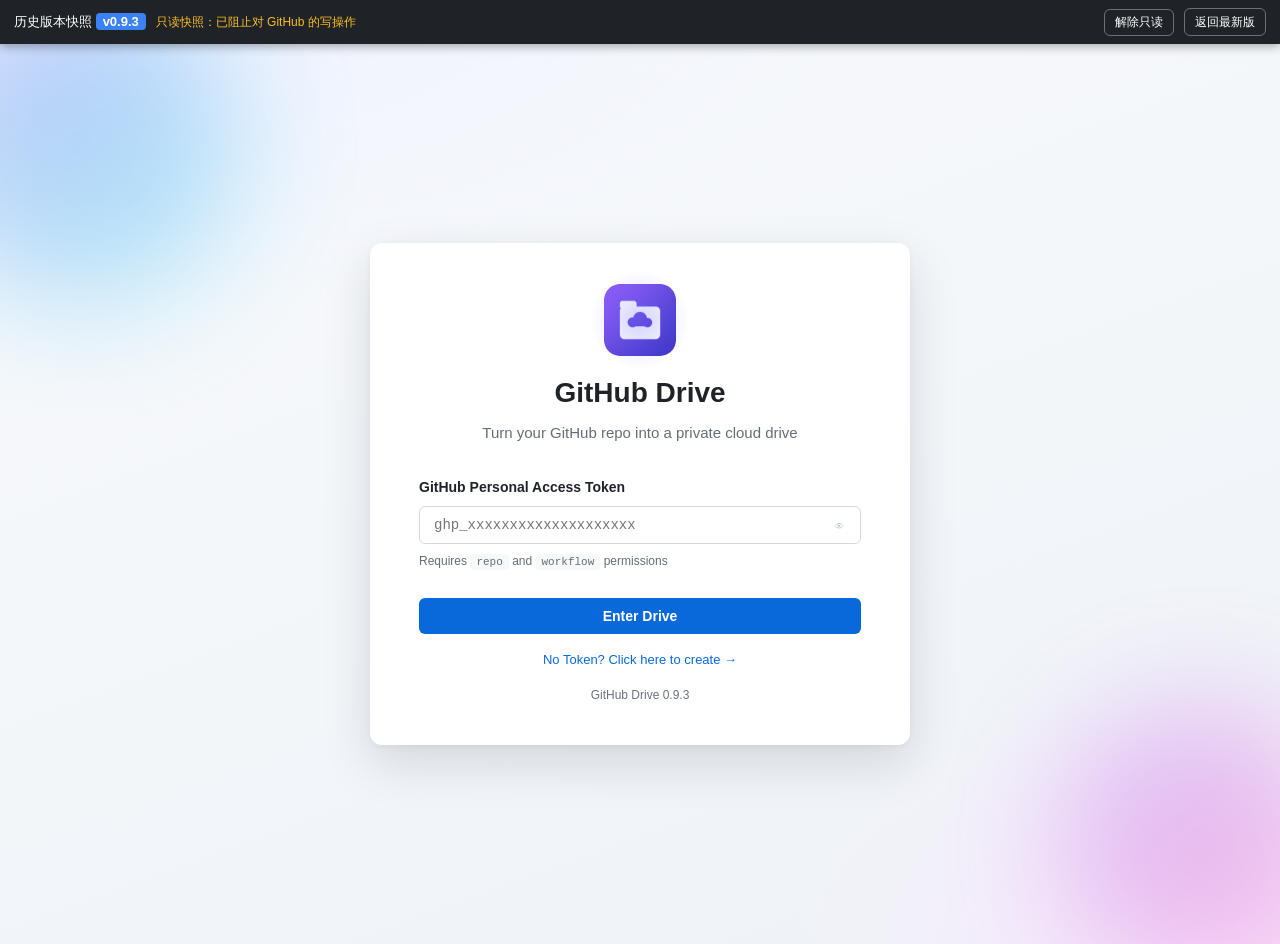
<file: versions/0.9.3/index.html>
<!DOCTYPE html>
<html lang="zh-CN">
<head>
    <meta charset="UTF-8">
    <meta name="viewport" content="width=device-width, initial-scale=1.0">
    <title>GitHub Drive - Virtual File System based on GitHub</title>
    <!-- ★ 静态 <link>，不是 JS 拼出来的。
         原来是内联脚本 document.write 出这行 —— 浏览器的预加载扫描器
         只扫 HTML 文本、不执行 JS，看不见它，必须等 HTML 下载完、那段 JS
         跑完才发起请求，白等一个 RTT。CSS 是渲染阻塞资源，这个 RTT
         直接压在首屏上。写死之后，扫描器在 HTML 头几个字节就能发现。 -->
    <link rel="stylesheet" href="css/style.min.css?h=7aa6187dfc" data-gd-css="local">
    <!-- ★ --stamp 原本写在 css 里，每次 bump 都会改 CSS 内容，导致内容 hash 变化、
         66KB 的样式表每次升级都要重新下载。移到内联之后：改 JS 不动 CSS，hash 就不变，
         样式表继续命中缓存。content-hash 已经保证 CSS 不会是旧的，
         这条戳现在只用于让兼容性自检有值可读。 -->
    <style>#gd-css-stamp{--stamp:"0.9.3"}</style>
    <!-- 品牌图标：用真实 PNG 而非 emoji，避免各浏览器字形不一致 -->
    <link rel="icon" type="image/png" sizes="32x32" href="assets/icon-drive-32.png?v=092">
    <link rel="icon" type="image/png" sizes="192x192" href="assets/icon-drive-192.png?v=092">
    <link rel="apple-touch-icon" href="assets/apple-touch-icon.png?v=092">
    <!-- ★ 必须第一个加载：?safe=1 逃生 + 分支名校验要在拼 CDN URL 之前跑完 -->
    <script src="js/branch-guard.min.js?v=0.9.3"></script>
    <!-- ★ CORE 静态化 + defer。
         原来这 15 个是内联 JS 用 document.write 拼 URL 后插入的，
         扫描器看不见；改成写死后与 CSS 一起被扫描器发现，并行下载。
         defer 保证：并行下载、不阻塞 HTML 解析、按书写顺序执行
         （等价原来 document.write 的同步顺序，ui.js 依赖 i18n.js 等
         跨文件顶层符号，顺序不能乱）。
         放在 head 里是为了让扫描器尽可能早地撞见它们。 -->
    <script defer src="js/icons.min.js?h=9de065dcbb" data-gd-core="icons"></script>
    <script defer src="js/github-api.min.js?h=11ad4f9870" data-gd-core="github-api"></script>
    <script defer src="js/storage.min.js?h=e2e7468382" data-gd-core="storage"></script>
    <script defer src="js/file-manager.min.js?h=fdabc0bd60" data-gd-core="file-manager"></script>
    <script defer src="js/config-sync.min.js?h=cea9363e9f" data-gd-core="config-sync"></script>
    <script defer src="js/task-dock.min.js?h=d53f7326d9" data-gd-core="task-dock"></script>
    <!-- oauth 必须在 ui 之前：ui 构造时会读 GitHubDeviceFlow，晚了类还没定义 -->
    <script defer src="js/oauth.min.js?h=d561066e51" data-gd-core="oauth"></script>
    <script defer src="js/ui.min.js?h=7ee0feac5f" data-gd-core="ui"></script>
    <script defer src="js/i18n.min.js?h=6edf71e4f5" data-gd-core="i18n"></script>
    <script defer src="js/version.min.js?h=3002dca680" data-gd-core="version"></script>
    <script defer src="js/anim.min.js?h=d1cb097c67" data-gd-core="anim"></script>
    <script defer src="js/gesture.min.js?h=59907b7121" data-gd-core="gesture"></script>
    <script defer src="js/custom.min.js?h=69b53375f9" data-gd-core="custom"></script>
    <script defer src="js/theme.min.js?h=e4926074c5" data-gd-core="theme"></script>
    <script defer src="js/i18n-scan.min.js?h=f30221e941" data-gd-core="i18n-scan"></script>
    <script defer src="js/app.min.js?h=3f8cd8eea3" data-gd-core="app"></script>

    <script>
    // 分支切换：检测自定义分支，动态加载资源（使用 jsdelivr CDN 加速）
    (function() {
        var customBranch = localStorage.getItem('gd_custom_branch');
        var urlParams = new URLSearchParams(window.location.search);
        var urlBranch = urlParams.get('branch');

        // guard 已经处理过 ?safe=1 / ?branch=main / 非法值，
        // 这里只需在它没动过 localStorage 时才写 URL 参数
        if (urlBranch && window.BranchGuard && window.BranchGuard.isValidBranch(urlBranch)
            && urlBranch !== 'main' && !window.BranchGuard.escapeHatchApplied) {
            customBranch = urlBranch;
            localStorage.setItem('gd_custom_branch', urlBranch);
        }

        if (customBranch && customBranch !== 'main') {
            window.__CUSTOM_BRANCH__ = customBranch;
            // 使用 jsdelivr CDN，国内访问更快，支持指定分支
            var baseUrl = 'https://cdn.jsdelivr.net/gh/Cool-zimo/github_drive@' + customBranch + '/';
            window.__BRANCH_BASE__ = baseUrl;
            // CSS 从 CDN 加载。本地那份已经由上面的静态 <link> 下载了，
            // 这里靠层叠顺序（后出现的优先）覆盖它。自定义分支只在开发者
            // 调试时出现，多下这一份的代价可以接受。
            document.write('<link rel="stylesheet" href="' + baseUrl + 'css/style.css">');
        }
    })();
    </script>

<!-- ===== 历史版本快照外壳（自动生成，不属于原始版本内容） ===== -->
<style>
#gd-hist-bar{position:fixed;left:0;right:0;top:0;z-index:2147483000;display:flex;gap:10px;
 align-items:center;flex-wrap:wrap;padding:8px 14px;background:#1f2328;color:#fff;
 font:13px/1.5 -apple-system,"Segoe UI","Microsoft YaHei",sans-serif;box-shadow:0 2px 10px rgba(0,0,0,.35)}
#gd-hist-bar b{background:#3b82f6;border-radius:4px;padding:1px 7px;font-weight:600}
#gd-hist-bar .gd-hist-sp{flex:1}
#gd-hist-bar a,#gd-hist-bar button{color:#fff;border:1px solid rgba(255,255,255,.35);background:transparent;
 border-radius:6px;padding:4px 10px;font-size:12px;cursor:pointer;text-decoration:none;display:inline-block}
#gd-hist-bar button:hover,#gd-hist-bar a:hover{background:rgba(255,255,255,.14)}
#gd-hist-bar .gd-hist-warn{color:#fbbf24;font-size:12px}
</style>
<script>
(function(){
  var VER="0.9.3", SHA="2cedc42a";
  window.GD_HISTORICAL=VER; window.GD_HISTORICAL_SHA=SHA;
  try{
    var q=new URLSearchParams(location.search);
    var rest=q.toString();
    var root=location.pathname.replace(/\/versions\/[^/]+\/index\.html?$/i,'').replace(/\/$/,'');
    var bar=document.createElement('div'); bar.id='gd-hist-bar';
    bar.innerHTML='<span class="gd-code">\u5386\u53f2\u7248\u672c\u5feb\u7167 <b>v'+VER+'</b></span>'+
      '<span class="gd-hist-warn gd-code">\u53ea\u8bfb\u5feb\u7167\uff1a\u5df2\u963b\u6b62\u5bf9 GitHub \u7684\u5199\u64cd\u4f5c</span>'+
      '<span class="gd-hist-sp"></span>'+
      '<button id="gd-hist-unlock" class="gd-code">\u89e3\u9664\u53ea\u8bfb</button>'+
      '<a class="gd-code" href="'+root+'/index.html'+(rest?'?'+rest:'')+'">\u8fd4\u56de\u6700\u65b0\u7248</a>';
    function mount(){document.body.appendChild(bar);document.body.style.paddingTop='44px';}
    if(document.body) mount(); else document.addEventListener('DOMContentLoaded',mount);
    bar.addEventListener('click',function(e){
      if(e.target && e.target.id==='gd-hist-unlock'){
        if(!confirm('\u89e3\u9664\u53ea\u8bfb\u540e\uff0c\u8be5\u65e7\u7248\u672c\u53ef\u80fd\u91cd\u5199\u914d\u7f6e\u6216\u64cd\u4f5c\u4ed3\u5e93\uff08\u65e7\u7248\u672c\u4e0d\u8ba4\u8bc6\u65b0\u5b57\u6bb5\uff0c\u53ef\u80fd\u4e22\u5931\u6570\u636e\uff09\u3002\u786e\u5b9a\u7ee7\u7eed\uff1f')) return;
        try{sessionStorage.setItem('gd_hist_write','1');}catch(_){}
        location.reload();
      }
    });
  }catch(e){}
  // 只读护栏：默认拦掉所有对 api.github.com 的非 GET 请求
  var allow=false; try{allow=sessionStorage.getItem('gd_hist_write')==='1';}catch(_){}
  if(allow){ window.GD_HIST_READONLY=false; return; }
  window.GD_HIST_READONLY=true;
  var orig=window.fetch;
  window.fetch=function(input,init){
    try{
      var u=(typeof input==='string')?input:(input&&input.url)||'';
      var m=((init&&init.method)||(typeof input!=='string'&&input&&input.method)||'GET').toUpperCase();
      if(u.indexOf('api.github.com')>=0 && m!=='GET' && m!=='HEAD'){
        return Promise.resolve(new Response(JSON.stringify({message:'blocked: historical read-only snapshot'}),
          {status:403,statusText:'Forbidden',headers:{'Content-Type':'application/json'}}));
      }
    }catch(e){}
    return orig.apply(this,arguments);
  };
})();
</script>
</head>
<body class="gd-logged-out" data-api-v="8">
    <!-- 登录页 -->
    <div id="login-screen" class="login-screen">
        <div class="login-card">
            <div class="login-logo"><img src="assets/icon-drive-192.png?v=092" alt="GitHub Drive" width="72" height="72"></div>
            <h1>GitHub Drive</h1>
            <p class="login-subtitle"><span data-i18n="login.subtitle">Turn your GitHub repo into a private cloud drive</span></p>

            <div class="login-form">
                <label for="token-input"><span data-i18n="login.tokenLabel">GitHub Personal Access Token</span></label>
                <div class="gd-token-wrap">
                    <input type="password" id="token-input" placeholder="ghp_xxxxxxxxxxxxxxxxxxxx" autocomplete="off" spellcheck="false">
                    <button type="button" class="gd-token-eye" id="token-eye" aria-label="Show/Hide" title="显示/隐藏">
                        <img class="gd-eye-img" data-state="hidden" src="assets/eye.png" alt="显示" width="18" height="18">
                        <img class="gd-eye-img" data-state="shown" src="assets/eye-off.png" alt="隐藏" width="18" height="18" hidden>
                    </button>
                </div>
                <p class="token-hint"><span data-i18n="login.tokenHint">需要</span> <code>repo</code> <span data-i18n="login.and">和</span> <code>workflow</code> <span data-i18n="login.permission">权限</span></p>
                <button id="enter-drive-btn" type="button"><span data-i18n="login.enter">Enter Drive</span></button>

                <!-- GitHub 登录（OAuth Device Flow）。
                     默认隐藏：只有代理和 client_id 都配对、且代理能连通时才显示，
                     否则老老实实用上面的 PAT 输入框。 -->
                <button id="oauth-login-btn" type="button" class="gd-oauth-btn" style="display:none">
                    <svg class="gd-oauth-mark" viewBox="0 0 24 24" width="18" height="18" aria-hidden="true"><path d="M12 .297c-6.63 0-12 5.373-12 12 0 5.303 3.438 9.8 8.205 11.385.6.113.82-.258.82-.577 0-.285-.01-1.04-.015-2.04-3.338.724-4.042-1.61-4.042-1.61C4.422 18.07 3.633 17.7 3.633 17.7c-1.087-.744.084-.729.084-.729 1.205.084 1.838 1.236 1.838 1.236 1.07 1.835 2.809 1.305 3.495.998.108-.776.417-1.305.76-1.605-2.665-.3-5.466-1.332-5.466-5.93 0-1.31.465-2.38 1.235-3.22-.135-.303-.54-1.523.105-3.176 0 0 1.005-.322 3.3 1.23.96-.267 1.98-.399 3-.405 1.02.006 2.04.138 3 .405 2.28-1.552 3.285-1.23 3.285-1.23.645 1.653.24 2.873.12 3.176.765.84 1.23 1.91 1.23 3.22 0 4.61-2.805 5.625-5.475 5.92.42.36.81 1.096.81 2.22 0 1.606-.015 2.896-.015 3.286 0 .315.21.69.825.57C20.565 22.092 24 17.592 24 12.297c0-6.627-5.373-12-12-12"/></svg>
                    <span data-i18n="login.oauthSignIn">用 GitHub 账号登录</span>
                </button>

                <div id="oauth-panel" class="gd-oauth-panel" style="display:none">
                    <div class="gd-oauth-title" data-i18n="login.oauthTitle">在 GitHub 上完成授权</div>
                    <div class="gd-oauth-step" data-i18n="login.oauthStep">在打开的页面里输入下面这个码，然后点授权</div>
                    <div class="gd-oauth-code" id="oauth-code" role="button" tabindex="0" title="点击复制">--------</div>
                    <button id="oauth-open-btn" type="button" class="gd-oauth-open">
                        <span data-i18n="login.oauthOpen">打开 GitHub 授权页（已自动复制）</span>
                    </button>
                    <div class="gd-oauth-status">
                        <span class="gd-oauth-spinner" aria-hidden="true"></span>
                        <span data-i18n="login.oauthWaiting">等待你在 GitHub 上完成授权…</span>
                        <span id="oauth-countdown" class="gd-oauth-countdown"></span>
                    </div>
                    <button id="oauth-cancel-btn" type="button" class="gd-oauth-cancel">
                        <span data-i18n="login.oauthCancel">取消</span>
                    </button>
                </div>
                <!-- 快捷登录诊断区。默认隐藏，只在代理探测失败时出现。
                     存在的理由：移动端没有 F12，控制台日志看不到，排障只能靠猜。
                     内容由 js/ui.js 的 _renderOAuthDiag 动态填充。 -->
                <div id="oauth-diag" class="gd-oauth-diag" style="display:none"></div>
                <div id="saved-accounts" class="saved-accounts" style="display:none;margin:16px 0;">
                    <div class="saved-accounts-title" style="font-size:12px;color:#6b7280;margin-bottom:8px;text-align:center;"><span data-i18n="login.savedAccounts">已保存的账号</span></div>
                    <div id="accounts-list" class="accounts-list"></div>
                    <div class="login-divider" style="margin:16px 0;"><span data-i18n="login.or">OR</span></div>
                </div>
                <div id="bridge-box" class="bridge-box" style="display:none">
                    <div class="bridge-title">🔗 <span data-i18n="bridge.detected">检测到仓鼠已登录</span></div>
                    <div id="bridge-info" class="bridge-info">
                        <span id="bridge-who"></span>
                        <span class="bridge-note" data-i18n="bridge.note">仓鼠 · 令牌只在你本机浏览器里，不会上传</span>
                    </div>
                    <button id="bridge-btn" class="bridge-btn" type="button"><span data-i18n="bridge.useIt">沿用该账号，免输入进入</span></button>
                </div>
                <a href="https://github.com/settings/tokens/new?scopes=repo,workflow&description=GitHub+Drive" target="_blank" class="token-link"><span data-i18n="login.noToken">No Token? Click here to create →</span></a>
            </div>
            <div class="login-version" id="login-version" style="text-align:center;margin-top:16px;font-size:12px;color:#6b7280;">
                加载版本中...
            </div>
        </div>
    </div>
    <script>
    // 与仓鼠联动：对方已登录则显示"沿用账号"
    //
    // ⚠️ 必须等 Bridge 就绪再执行。
    // 这段原本是立即执行函数，但它在 document.write 加载 bridge.js
    // 之前就跑了 —— window.Bridge 恒为 undefined，直接 return，
    // 于是"沿用账号"的提示框从来没显示过。
    // 桥接脚本是同步 document.write 加载的，DOMContentLoaded 时必然已就绪。
    (function() {
        function setup() {
            // ★ 默认不显示仓鼠联动（用户要求）。
            //   只有当设置里明确打开时才启用 —— 存 gd_bridge_enabled === '1'。
            //   没开就直接返回，连 Bridge 都不去碰。
            try {
                if (localStorage.getItem('gd_bridge_enabled') !== '1') return;
            } catch (e) { return; }
            var B = window.Bridge;
            if (!B || !B.other || !B.other() || !B.otherHasToken()) return;
            var box = document.getElementById('bridge-box');
            if (box) box.style.display = '';
            var u = B.findUser(), o = B.other();
            // 只填账号名那一段。
            // 说明文字留给静态的 data-i18n 元素 —— 这样切语言时
            // I18n.apply() 能一并重翻；若由 JS 写入，
            // apply() 只重翻 data-i18n，这段就会留在旧语言上。
            var who = document.getElementById('bridge-who');
            if (who) {
                who.innerHTML = o.icon + ' <strong>' +
                    esc(u && u.login ? u.login : '已登录账号') + '</strong>';
            }
            var btn = document.getElementById('bridge-btn');
            if (btn) btn.addEventListener('click', function() {
                var t = B.findToken();
                if (!t) return;
                var inp = document.getElementById('token-input');
                if (inp) inp.value = t;
                document.getElementById('enter-drive-btn')?.click();
            });
        }
        // 账号名来自 localStorage，理论上可信，但仍转义，避免存储被污染时 XSS
        function esc(s) {
            return String(s == null ? '' : s)
                .replace(/&/g, '&amp;').replace(/</g, '&lt;')
                .replace(/>/g, '&gt;').replace(/"/g, '&quot;');
        }
        if (document.readyState === 'loading') {
            document.addEventListener('DOMContentLoaded', setup);
        } else {
            setup();
        }
    })();
    </script>
    <script>
    // 令牌显示/隐藏
    (function() {
        var eye = document.getElementById('token-eye');
        var inp = document.getElementById('token-input');
        if (!eye || !inp) return;
        eye.addEventListener('click', function() {
            var show = inp.type === 'password';
            inp.type = show ? 'text' : 'password';
            // 两张图都在 DOM 里，只切 hidden —— 不用等图片加载，也不会闪
            var imgs = eye.querySelectorAll('.gd-eye-img');
            for (var k = 0; k < imgs.length; k++) {
                imgs[k].hidden = ((imgs[k].getAttribute('data-state') === 'shown') !== show);
            }
            eye.setAttribute('aria-pressed', show ? 'true' : 'false');
            // 切完把光标放回末尾，否则会从开头输入
            try { inp.focus(); inp.setSelectionRange(inp.value.length, inp.value.length); } catch (e) {}
        });
    })();
    </script>
    <script>
    // 登录页显示版本号
    (function() {
        fetch('js/version.js?t=' + Date.now())
            .then(r => r.text())
            .then(t => {
                const m = t.match(/VERSION\s*=\s*['"]([^'"]+)['"]/);
                const m2 = t.match(/version\s*[:=]\s*['"]([^'"]+)['"]/i);
                const v = m ? m[1] : (m2 ? m2[1] : 'v-');
                document.getElementById('login-version').textContent = 'GitHub Drive ' + v;
            })
            .catch(() => {
                document.getElementById('login-version').textContent = 'GitHub Drive';
            });
    })();
    </script>

    <!-- 主应用 -->
    <div id="app" class="app hidden">
        <!-- 侧边栏 -->
        <aside class="sidebar">
            <div class="sidebar-header">
                <span class="sidebar-logo"><img src="assets/icon-drive-192.png?v=092" alt="" width="24" height="24"></span>
                <span class="sidebar-title">GitHub Drive</span>
            </div>
            <nav class="sidebar-nav">
                <!-- 我的文件 -->
                <div class="nav-section">
                    <div class="nav-section-title"><span data-i18n="sidebar.myFiles">My Files</span></div>
                    <a href="#" class="nav-item" id="dashboard-nav" data-view="dashboard"><span class="nav-icon"><svg class="ico" width="20" height="20" viewBox="0 0 24 24" fill="none" stroke="currentColor" stroke-width="2" stroke-linecap="round" stroke-linejoin="round" aria-hidden="true" focusable="false"><line x1="12" y1="20" x2="12" y2="10"/><line x1="18" y1="20" x2="18" y2="4"/><line x1="6" y1="20" x2="6" y2="16"/><line x1="3" y1="21" x2="21" y2="21"/></svg></span><span>仪表盘</span></a>
                    <a href="#" class="nav-item active" data-view="all-files">
                        <span class="nav-icon"><svg class="ico" width="20" height="20" viewBox="0 0 24 24" fill="none" stroke="currentColor" stroke-width="2" stroke-linecap="round" stroke-linejoin="round" aria-hidden="true" focusable="false"><path d="M22 19a2 2 0 0 1-2 2H4a2 2 0 0 1-2-2V5a2 2 0 0 1 2-2h5l2 3h9a2 2 0 0 1 2 2z"/></svg></span>
                        <span data-i18n="nav.allFiles">全部文件</span>
                    </a>
                    <a href="#" class="nav-item" data-view="recent">
                        <span class="nav-icon"><svg class="ico" width="20" height="20" viewBox="0 0 24 24" fill="none" stroke="currentColor" stroke-width="2" stroke-linecap="round" stroke-linejoin="round" aria-hidden="true" focusable="false"><circle cx="12" cy="12" r="10"/><polyline points="12 6 12 12 16 14"/></svg></span>
                        <span data-i18n="nav.recent">最近使用</span>
                    </a>
                    <a href="#" class="nav-item" data-view="starred">
                        <span class="nav-icon"><svg class="ico" width="20" height="20" viewBox="0 0 24 24" fill="none" stroke="currentColor" stroke-width="2" stroke-linecap="round" stroke-linejoin="round" aria-hidden="true" focusable="false"><polygon points="12 2 15.09 8.26 22 9.27 17 14.14 18.18 21.02 12 17.77 5.82 21.02 7 14.14 2 9.27 8.91 8.26 12 2"/></svg></span>
                        <span data-i18n="nav.starred">收藏</span>
                    </a>
                    <a href="#" class="nav-item" data-view="trash">
                        <span class="nav-icon"><svg class="ico" width="20" height="20" viewBox="0 0 24 24" fill="none" stroke="currentColor" stroke-width="2" stroke-linecap="round" stroke-linejoin="round" aria-hidden="true" focusable="false"><polyline points="3 6 5 6 21 6"/><path d="M19 6v14a2 2 0 0 1-2 2H7a2 2 0 0 1-2-2V6m3 0V4a2 2 0 0 1 2-2h4a2 2 0 0 1 2 2v2"/></svg></span>
                        <span data-i18n="nav.trash">回收站</span>
                    </a>
                </div>

                <!-- 分享（平铺：和其他分组保持一致，不再折叠） -->
                <div class="nav-section">
                    <div class="nav-section-title"><span>分享</span></div>
                    <a href="#" class="nav-item" data-view="shared">
                        <span class="nav-icon"><svg class="ico" width="20" height="20" viewBox="0 0 24 24" fill="none" stroke="currentColor" stroke-width="2" stroke-linecap="round" stroke-linejoin="round" aria-hidden="true" focusable="false"><circle cx="18" cy="5" r="3"/><circle cx="6" cy="12" r="3"/><circle cx="18" cy="19" r="3"/><line x1="8.59" y1="13.51" x2="15.42" y2="17.49"/><line x1="15.41" y1="6.51" x2="8.59" y2="10.49"/></svg></span>
                        <span data-i18n="nav.shared">我的分享</span>
                    </a>
                    <a href="#" class="nav-item" data-view="explore">
                        <span class="nav-icon"><svg class="ico" width="20" height="20" viewBox="0 0 24 24" fill="none" stroke="currentColor" stroke-width="2" stroke-linecap="round" stroke-linejoin="round" aria-hidden="true" focusable="false"><circle cx="12" cy="12" r="10"/><line x1="2" y1="12" x2="22" y2="12"/><path d="M12 2a15.3 15.3 0 0 1 4 10 15.3 15.3 0 0 1-4 10 15.3 15.3 0 0 1-4-10 15.3 15.3 0 0 1 4-10z"/></svg></span>
                        <span data-i18n="nav.explore">发现分享</span>
                    </a>
                    <!-- 千览：独立的阅读器页面。
                         用 target="_blank" 打开新标签而不是切视图 —— 它有自己的
                         一套状态（当前文件、滚动位置），嵌进 Drive 的视图体系里
                         反而会和文件列表互相干扰。相对路径能自动适配 Pages 子路径。 -->
                    <a href="thousand-preview/" class="nav-item" id="thousand-nav"
                       target="_blank" rel="noopener" title="用阅读器打开文件，自动记住读到哪">
                        <span class="nav-icon"><svg class="ico" width="20" height="20" viewBox="0 0 24 24" fill="none" stroke="currentColor" stroke-width="2" stroke-linecap="round" stroke-linejoin="round" aria-hidden="true" focusable="false"><path d="M2 4h7l2 2h11v12a2 2 0 0 1-2 2H4a2 2 0 0 1-2-2z"/><path d="M8 13h8M8 17h5"/></svg></span>
                        <span data-i18n="nav.thousand">千览</span>
                    </a>
                </div>

                <!-- 后台进程：统一管理所有进度任务 -->
                <div class="nav-section">
                    <div class="nav-section-title"><span>任务</span></div>
                    <a href="#" class="nav-item" id="tasks-nav" data-view="tasks" onclick="ui.showTaskManager();return false;">
                        <span class="nav-icon"><svg class="ico" width="20" height="20" viewBox="0 0 24 24" fill="none" stroke="currentColor" stroke-width="2" stroke-linecap="round" stroke-linejoin="round" aria-hidden="true" focusable="false"><line x1="8" y1="6" x2="21" y2="6"/><line x1="8" y1="12" x2="21" y2="12"/><line x1="8" y1="18" x2="21" y2="18"/><line x1="3" y1="6" x2="3.01" y2="6"/><line x1="3" y1="12" x2="3.01" y2="12"/><line x1="3" y1="18" x2="3.01" y2="18"/></svg></span>
                        <span>后台进程</span>
                        <span class="nav-badge" id="nav-badge-tasks" style="display:none;"></span>
                    </a>
                    <a href="#" class="nav-item" data-view="plugins" id="plugins-nav">
                        <span class="nav-icon"><svg class="ico" width="20" height="20" viewBox="0 0 24 24" fill="none" stroke="currentColor" stroke-width="2" stroke-linecap="round" stroke-linejoin="round" aria-hidden="true" focusable="false"><path d="M10 3a2 2 0 0 1 4 0v1h3a2 2 0 0 1 2 2v3h1a2 2 0 0 1 0 4h-1v3a2 2 0 0 1-2 2h-3v-1a2 2 0 0 0-4 0v1H7a2 2 0 0 1-2-2v-3H4a2 2 0 0 1 0-4h1V6a2 2 0 0 1 2-2h3z"/></svg></span>
                        <span data-i18n="nav.plugins">插件广场</span>
                    </a>
                </div>
            </nav>
            <div class="sidebar-footer">
                <div class="app-switch-slot" id="app-switch-slot"></div>
                <div class="user-info" id="user-info" onclick="ui.showAccountSwitcher()" style="cursor:pointer;" title="点击切换账号"></div>
                <button onclick="ui.showSettings()" style="width:100%;padding:10px 16px;border:none;background:none;cursor:pointer;color:inherit;font-size:13px;text-align:left;display:flex;align-items:center;gap:8px;border-top:1px solid #e5e7eb;">
                    <span class="nav-icon"><svg class="ico" width="20" height="20" viewBox="0 0 24 24" fill="none" stroke="currentColor" stroke-width="2" stroke-linecap="round" stroke-linejoin="round" aria-hidden="true" focusable="false"><circle cx="12" cy="12" r="3"/><path d="M19.4 15a1.65 1.65 0 0 0 .33 1.82l.06.06a2 2 0 0 1 0 2.83 2 2 0 0 1-2.83 0l-.06-.06a1.65 1.65 0 0 0-1.82-.33 1.65 1.65 0 0 0-1 1.51V21a2 2 0 0 1-2 2 2 2 0 0 1-2-2v-.09A1.65 1.65 0 0 0 9 19.4a1.65 1.65 0 0 0-1.82.33l-.06.06a2 2 0 0 1-2.83 0 2 2 0 0 1 0-2.83l.06-.06a1.65 1.65 0 0 0 .33-1.82 1.65 1.65 0 0 0-1.51-1H3a2 2 0 0 1-2-2 2 2 0 0 1 2-2h.09A1.65 1.65 0 0 0 4.6 9a1.65 1.65 0 0 0-.33-1.82l-.06-.06a2 2 0 0 1 0-2.83 2 2 0 0 1 2.83 0l.06.06a1.65 1.65 0 0 0 1.82.33H9a1.65 1.65 0 0 0 1-1.51V3a2 2 0 0 1 2-2 2 2 0 0 1 2 2v.09a1.65 1.65 0 0 0 1 1.51 1.65 1.65 0 0 0 1.82-.33l.06-.06a2 2 0 0 1 2.83 0 2 2 0 0 1 0 2.83l-.06.06a1.65 1.65 0 0 0-.33 1.82V9a1.65 1.65 0 0 0 1.51 1H21a2 2 0 0 1 2 2 2 2 0 0 1-2 2h-.09a1.65 1.65 0 0 0-1.51 1z"/></svg></span><span data-i18n="nav.settings">Settings</span>
                </button>
                <!-- 隐藏元素，保留ID供JS引用 -->
                <span id="repo-size-display" style="display:none;">📦 --</span>
                <span class="app-version" id="app-version" style="display:none;">v-</span>
            </div>
        </aside>
        <div class="sidebar-resizer" id="sidebar-resizer" title="拖动调整侧边栏宽度"></div>
        <div class="sidebar-overlay" id="sidebar-overlay"></div>

        <!-- 主内容区 -->
        <main class="main-content">
            <!-- 顶部工具栏 -->
            <header class="toolbar">
                <button class="menu-toggle" id="menu-toggle" aria-label="Menu"><svg class="ico" width="20" height="20" viewBox="0 0 24 24" fill="none" stroke="currentColor" stroke-width="2" stroke-linecap="round" stroke-linejoin="round" aria-hidden="true" focusable="false"><line x1="3" y1="6" x2="21" y2="6"/><line x1="3" y1="12" x2="21" y2="12"/><line x1="3" y1="18" x2="21" y2="18"/></svg></button>
                <div class="breadcrumb" id="breadcrumb"></div>
                <div class="toolbar-actions">
                    <div class="search-box">
                        <input type="text" id="search-input" placeholder="Search files...">
                    </div>
                    <button class="btn-secondary" id="adv-search-btn" title="高级筛选"><span>⚙️</span></button>
                    <button class="btn-secondary" id="folder-tree-btn" title="文件夹导航"><span>🗂️</span></button>
                    <button class="btn-secondary" id="new-folder-btn" title="New Folder">
                        <span><svg class="ico" width="18" height="18" viewBox="0 0 24 24" fill="none" stroke="currentColor" stroke-width="2" stroke-linecap="round" stroke-linejoin="round" aria-hidden="true" focusable="false"><path d="M22 19a2 2 0 0 1-2 2H4a2 2 0 0 1-2-2V5a2 2 0 0 1 2-2h5l2 3h9a2 2 0 0 1 2 2z"/><path d="M2 14l3.5-5.5a2 2 0 0 1 1.7-.9h13.6a1 1 0 0 1 .85 1.5L18 15"/></svg></span> <span class="btn-text"><span data-i18n="btn.newFolder">New Folder</span></span>
                    </button>
                    <button class="btn-secondary" id="upload-btn" title="Upload files/folders">
                        <span>⬆️</span> <span class="btn-text"><span data-i18n="btn.upload">Upload</span></span>
                    </button>
                    <button class="btn-secondary" id="view-toggle-btn" title="Toggle view (grid/list)">
                        <span id="view-toggle-icon">▦</span>
                    </button>
                </div>
            </header>

            <!-- 文件列表 -->
            <div class="file-area">
                <div id="drop-overlay" class="drop-overlay hidden">
                    <div class="drop-content">
                        <div class="drop-icon">📥</div>
                        <p>松开鼠标<span data-i18n="btn.upload">Upload</span>文件</p>
                    </div>
                </div>
                <div id="file-list" class="file-list"></div>
                <div id="empty-state" class="empty-state hidden">
                    <div class="empty-icon">📂</div>
                    <p><span data-i18n="empty.noFiles">No files here yet</span></p>
                    <p class="empty-hint"><span data-i18n="empty.dragHint">Drag files here, or click "Upload" button above</span></p>
                </div>
                <div id="loading-state" class="loading-state hidden">
                    <div class="spinner"></div>
                    <p>加载中...</p>
                </div>
            </div>
        </main>

        <!-- 右键菜单 -->
        <div id="context-menu" class="context-menu hidden">
            <div class="context-menu-item" data-action="open">📂 <span data-i18n="menu.open">Open</span></div>
            <div class="context-menu-item" data-action="download">⬇️ <span data-i18n="menu.download">Download</span></div>
            <div class="context-menu-item" data-action="share">🔗 <span data-i18n="menu.share">Share</span></div>
            <div class="context-menu-item" data-action="edit">📝 编辑文件</div>
            <div class="context-menu-item" data-action="history">📜 版本历史</div>
            <div class="context-menu-item" data-action="tags">🏷️ 标签管理</div>
            <div class="context-menu-item" data-action="rename">✏️ <span data-i18n="menu.rename">Rename</span></div>
            <div class="context-menu-item" data-action="move">📋 <span data-i18n="menu.move">Move to...</span></div>
            <div class="context-menu-item" data-action="copy">📄 <span data-i18n="menu.copy">Copy</span></div>
            <div class="context-menu-item" data-action="star"><svg class="ico" width="16" height="16" viewBox="0 0 24 24" fill="none" stroke="currentColor" stroke-width="2" stroke-linecap="round" stroke-linejoin="round" aria-hidden="true" focusable="false"><polygon points="12 2 15.09 8.26 22 9.27 17 14.14 18.18 21.02 12 17.77 5.82 21.02 7 14.14 2 9.27 8.91 8.26 12 2"/></svg> <span data-i18n="menu.star">Star</span></div>
            <div class="context-menu-divider"></div>
            <div class="context-menu-item danger" data-action="delete">🗑️ <span data-i18n="menu.delete">Delete</span></div>
        </div>
    </div>

    <!-- 模态框容器 -->
    <div id="modal-container"></div>

    <!-- Toast 通知 -->
    <div id="toast-container" class="toast-container"></div>

    <!-- 隐藏的文件输入 -->
    <input type="file" id="file-input" multiple class="hidden">
    <input type="file" id="folder-input" webkitdirectory directory multiple class="hidden">

    <script>
    // 根据分支动态加载 JS
    //
    // ★ 分两组：
    //   CORE   —— 首屏（登录页）就需要的，同步加载。
    //   DEFER  —— 只有登录后才用得到，等验证完 token 再加载，
    //             让"打开页面到能点登录"这段时间尽量短。
    //             登录本身要发请求验证 token，那点时间足够把这几个拉下来。
    (function() {
        var base = window.__BRANCH_BASE__ || '';

        // ── OAuth Device Flow 默认配置 ──────────────────────
        // Device Flow 不需要 secret，client_id 前端本来就得公开，写在页面里没问题。
        // localStorage 里的值优先级更高，方便 fork 之后换成自己的：
        //   localStorage.setItem('gd_oauth_proxy', 'https://xxx.workers.dev')
        //   localStorage.setItem('gd_oauth_client_id', 'Ov23.xxxx')
        // 国内网络访问不到 workers.dev（已实测：换名、换前缀均超时）。
        // 已申请免费域名 fengzimo.eu.org（nic.eu.org 人工审核中），
        // 审核通过后把 Worker 绑到自定义域（例如 https://gh.fengzimo.eu.org），
        // 填进下面这行即可启用；现在留空 = 关闭按钮，回到 PAT 登录。
        window.GD_OAUTH_PROXY = '';
        window.GD_OAUTH_CLIENT_ID = 'Ov23liuMyWPhGbmCEqDS';

        var CORE = ['icons', 'github-api', 'storage', 'file-manager', 'config-sync', 'task-dock', 'ui', 'i18n', 'version', 'anim', 'gesture', 'custom', 'theme', 'i18n-scan', 'app'];
        var DEFER = ['bridge', 'cangshu-link', 'maintain', 'share', 'plugin-api'];
        // ★ 由 build.py 生成：每个文件的内容 hash。
        //   改哪个文件，只有那个文件的 URL 变，其余继续命中缓存。
        var GD_HASH = {
            'anim': '8db9aa997e',
            'app': '1dfefbb6a2',
            'branch-guard': '2a17031683',
            'bridge': '5cd1cbc1ce',
            'cangshu-link': 'd87df4f3cb',
            'config-sync': 'd3c84a594e',
            'custom': '908e5708ce',
            'extension': 'ac2832ce10',
            'file-manager': 'fea1f71b9c',
            'gesture': '4896dd831d',
            'github-api': '389e7c20c9',
            'i18n': '383370fd89',
            'i18n-scan': '18e4c90f2f',
            'icons': 'bde278015a',
            'maintain': 'b10def0baf',
            'oauth': '70f11699c3',
            'plugin-api': 'c3c2940bd5',
            'share': '5b55d64fc9',
            'storage': 'b806d51c08',
            'task-dock': '022294f637',
            'theme': 'b0ec742409',
            'ui': 'efbe565c42',
            'version': 'db2ef2fd15'
        };
        function url(f) {
            // 自定义分支走 jsdelivr，那边自带缓存策略，不加查询串
            if (base) return base + 'js/' + f + '.js';
            return 'js/' + f + '.min.js?h=' + (GD_HASH[f] || '0');
        }
        // ★ CORE 已经在 head 里以静态 <script defer> 加载，这里不再
        //   document.write 一遍。
        //
        //   自定义分支时才需要额外拉 CDN 那份。必须等 DOMContentLoaded 之后
        //   —— 本地 defer 脚本在它之前执行，如果这里也用 document.write
        //   同步插入，CDN 版本会先跑、然后被本地 defer 版反过来覆盖，
        //   结果是"切了分支却还是旧代码"，且毫无报错。
        if (base) {
            window.addEventListener('DOMContentLoaded', function () {
                var i = 0;
                (function next() {
                    if (i >= CORE.length) return;
                    var s = document.createElement('script');
                    s.src = url(CORE[i++]);
                    s.onload = s.onerror = next;
                    document.head.appendChild(s);
                })();
            });
        }
        window.__GD_DEFER__ = { files: DEFER, url: url };
    })();
    </script>
    <!-- 统一<span data-i18n="btn.upload">Upload</span>弹窗 -->
    <div id="upload-modal" class="modal-overlay hidden">
        <div class="modal upload-modal">
            <div class="modal-header">
                <h3>📤 <span data-i18n="btn.upload">Upload</span>文件</h3>
                <button class="modal-close" onclick="ui.closeUploadModal()">✕</button>
            </div>
            <div class="modal-body">
                <!-- 拖拽区域 -->
                <div id="upload-drop-zone" class="upload-drop-zone">
                    <div class="upload-drop-icon">📥</div>
                    <p class="upload-drop-text"><span data-i18n="upload.dropHint">Drag files or folders here</span></p>
                    <p class="upload-drop-hint"><span data-i18n="upload.multiHint">Supports multiple files and folders</span></p>
                </div>
                <!-- 选择按钮 -->
                <div class="upload-actions">
                    <button class="btn-primary" onclick="document.getElementById('upload-file-input').click()">
                        📄 <span data-i18n="upload.selectFiles">Select Files</span>
                    </button>
                    <button class="btn-secondary" onclick="document.getElementById('upload-folder-input').click()">
                        📂 <span data-i18n="upload.selectFolder">Select Folder</span>
                    </button>
                    <input type="file" id="upload-file-input" multiple style="display:none;">
                    <input type="file" id="upload-folder-input" webkitdirectory multiple style="display:none;">
                </div>
                <!-- 已<span data-i18n="upload.selectFiles">Select Files</span>列表 -->
                <div class="upload-file-list-header">
                    <span><span data-i18n="upload.selected">Selected</span> <span id="upload-file-count">0</span> <span data-i18n="upload.items">items</span></span>
                    <button class="icon-btn" onclick="ui.clearUploadFiles()" style="padding:2px 8px;"><span data-i18n="upload.clear">Clear</span></button>
                </div>
                <div id="upload-file-list" class="upload-file-list">
                    <div class="upload-file-empty"><span data-i18n="upload.noFiles">No files selected</span></div>
                </div>
            </div>
            <div class="modal-footer">
                <button class="btn-secondary" onclick="ui.closeUploadModal()"><span data-i18n="btn.cancel">Cancel</span></button>
                <button class="btn-primary" id="upload-confirm-btn" onclick="ui.confirmUpload()" disabled>开始<span data-i18n="btn.upload">Upload</span></button>
            </div>
        </div>
    </div>

    <!-- 多选操作栏（移动端） -->
    <div id="multi-select-bar" class="multi-select-bar">
        <span id="multi-select-count" class="ms-count">0 项已选</span>
        <div class="ms-actions">
            <button class="ms-btn" onclick="ui.multiSelectAction('selectAll')">全选</button>
            <button class="ms-btn" onclick="ui.multiSelectAction('move')">📂 移动</button>
            <button class="ms-btn" onclick="ui.multiSelectAction('download')">⬇️ <span data-i18n="menu.download">Download</span></button>
            <button class="ms-btn" onclick="ui.multiSelectAction('delete')">🗑️ <span data-i18n="menu.delete">Delete</span></button>
            <button class="ms-btn ms-cancel" onclick="ui.exitMultiSelectMode()"><span data-i18n="btn.cancel">Cancel</span></button>
        </div>
    </div>

    <!-- 移动端底部导航 -->
    <div class="mobile-bottom-nav">
        <div class="mobile-nav-items">
            <div class="mobile-nav-item active" onclick="app.switchView('files')">
                <span class="icon"><svg class="ico" width="20" height="20" viewBox="0 0 24 24" fill="none" stroke="currentColor" stroke-width="2" stroke-linecap="round" stroke-linejoin="round" aria-hidden="true" focusable="false"><path d="M22 19a2 2 0 0 1-2 2H4a2 2 0 0 1-2-2V5a2 2 0 0 1 2-2h5l2 3h9a2 2 0 0 1 2 2z"/></svg></span><span>文件</span>
            </div>
            <div class="mobile-nav-item" onclick="app.switchView('recent')">
                <span class="icon"><svg class="ico" width="20" height="20" viewBox="0 0 24 24" fill="none" stroke="currentColor" stroke-width="2" stroke-linecap="round" stroke-linejoin="round" aria-hidden="true" focusable="false"><circle cx="12" cy="12" r="10"/><polyline points="12 6 12 12 16 14"/></svg></span><span>最近</span>
            </div>
            <div class="mobile-nav-item" onclick="app.switchView('favorites')">
                <span class="icon"><svg class="ico" width="20" height="20" viewBox="0 0 24 24" fill="none" stroke="currentColor" stroke-width="2" stroke-linecap="round" stroke-linejoin="round" aria-hidden="true" focusable="false"><polygon points="12 2 15.09 8.26 22 9.27 17 14.14 18.18 21.02 12 17.77 5.82 21.02 7 14.14 2 9.27 8.91 8.26 12 2"/></svg></span><span>收藏</span>
            </div>
            <div class="mobile-nav-item" onclick="ui.showTaskManager()">
                <span class="icon"><svg class="ico" width="20" height="20" viewBox="0 0 24 24" fill="none" stroke="currentColor" stroke-width="2" stroke-linecap="round" stroke-linejoin="round" aria-hidden="true" focusable="false"><line x1="8" y1="6" x2="21" y2="6"/><line x1="8" y1="12" x2="21" y2="12"/><line x1="8" y1="18" x2="21" y2="18"/><line x1="3" y1="6" x2="3.01" y2="6"/><line x1="3" y1="12" x2="3.01" y2="12"/><line x1="3" y1="18" x2="3.01" y2="18"/></svg></span><span>后台</span>
                <span class="mobile-nav-badge" id="mobile-badge-tasks" style="display:none;"></span>
            </div>
            <div class="mobile-nav-item" onclick="ui.toggleMobileMenu()">
                <span class="icon"><svg class="ico" width="20" height="20" viewBox="0 0 24 24" fill="none" stroke="currentColor" stroke-width="2" stroke-linecap="round" stroke-linejoin="round" aria-hidden="true" focusable="false"><line x1="3" y1="6" x2="21" y2="6"/><line x1="3" y1="12" x2="21" y2="12"/><line x1="3" y1="18" x2="21" y2="18"/></svg></span><span>更多</span>
            </div>
        </div>
    </div>
</body>
</html>
</file>
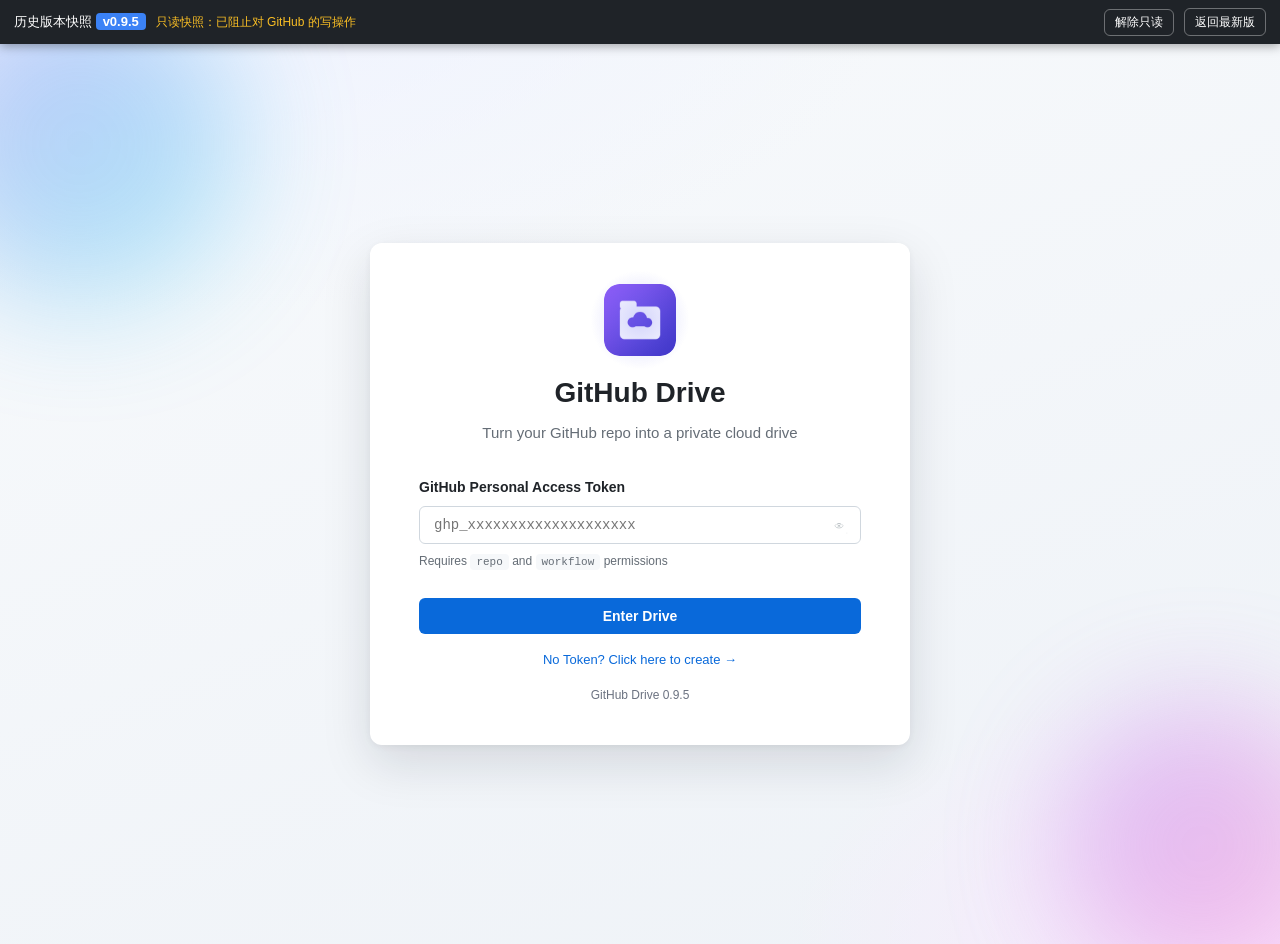
<file: versions/0.9.5/index.html>
<!DOCTYPE html>
<html lang="zh-CN">
<head>
    <meta charset="UTF-8">
    <meta name="viewport" content="width=device-width, initial-scale=1.0">
    <title>GitHub Drive - Virtual File System based on GitHub</title>
    <!-- ★ 静态 <link>，不是 JS 拼出来的。
         原来是内联脚本 document.write 出这行 —— 浏览器的预加载扫描器
         只扫 HTML 文本、不执行 JS，看不见它，必须等 HTML 下载完、那段 JS
         跑完才发起请求，白等一个 RTT。CSS 是渲染阻塞资源，这个 RTT
         直接压在首屏上。写死之后，扫描器在 HTML 头几个字节就能发现。 -->
    <link rel="stylesheet" href="css/style.min.css?h=74d6eeffc0" data-gd-css="local">
    <!-- ★ --stamp 原本写在 css 里，每次 bump 都会改 CSS 内容，导致内容 hash 变化、
         66KB 的样式表每次升级都要重新下载。移到内联之后：改 JS 不动 CSS，hash 就不变，
         样式表继续命中缓存。content-hash 已经保证 CSS 不会是旧的，
         这条戳现在只用于让兼容性自检有值可读。 -->
    <style>#gd-css-stamp{--stamp:"0.9.5"}</style>
    <!-- 品牌图标：用真实 PNG 而非 emoji，避免各浏览器字形不一致 -->
    <link rel="icon" type="image/png" sizes="32x32" href="assets/icon-drive-32.png?v=092">
    <link rel="icon" type="image/png" sizes="192x192" href="assets/icon-drive-192.png?v=092">
    <link rel="apple-touch-icon" href="assets/apple-touch-icon.png?v=092">
    <!-- ★ 必须第一个加载：?safe=1 逃生 + 分支名校验要在拼 CDN URL 之前跑完 -->
    <script src="js/branch-guard.min.js?v=0.9.5"></script>
    <!-- ★ CORE 静态化 + defer。
         原来这 15 个是内联 JS 用 document.write 拼 URL 后插入的，
         扫描器看不见；改成写死后与 CSS 一起被扫描器发现，并行下载。
         defer 保证：并行下载、不阻塞 HTML 解析、按书写顺序执行
         （等价原来 document.write 的同步顺序，ui.js 依赖 i18n.js 等
         跨文件顶层符号，顺序不能乱）。
         放在 head 里是为了让扫描器尽可能早地撞见它们。 -->
    <script defer src="js/icons.min.js?h=bde278015a" data-gd-core="icons"></script>
    <script defer src="js/github-api.min.js?h=389e7c20c9" data-gd-core="github-api"></script>
    <script defer src="js/storage.min.js?h=915f127e93" data-gd-core="storage"></script>
    <script defer src="js/file-manager.min.js?h=0790099620" data-gd-core="file-manager"></script>
    <script defer src="js/config-sync.min.js?h=d3c84a594e" data-gd-core="config-sync"></script>
    <script defer src="js/task-dock.min.js?h=f46795d108" data-gd-core="task-dock"></script>
    <script defer src="js/ui.min.js?h=8d9d813dca" data-gd-core="ui"></script>
    <script defer src="js/i18n.min.js?h=0e53f69e73" data-gd-core="i18n"></script>
    <script defer src="js/version.min.js?h=0abcaa66fc" data-gd-core="version"></script>
    <script defer src="js/anim.min.js?h=8db9aa997e" data-gd-core="anim"></script>
    <script defer src="js/gesture.min.js?h=4896dd831d" data-gd-core="gesture"></script>
    <script defer src="js/custom.min.js?h=b49d35fe68" data-gd-core="custom"></script>
    <script defer src="js/theme.min.js?h=b0ec742409" data-gd-core="theme"></script>
    <script defer src="js/i18n-scan.min.js?h=385acf8972" data-gd-core="i18n-scan"></script>
    <script defer src="js/app.min.js?h=9dbc7f9fd6" data-gd-core="app"></script>
    <!-- oauth 必须在 ui 之前：ui 构造时会读 GitHubDeviceFlow，晚了类还没定义 -->
    <script defer src="js/oauth.min.js?h=d561066e51" data-gd-core="oauth"></script>
    <script defer src="js/ui.min.js?h=7ee0feac5f" data-gd-core="ui"></script>
    <script defer src="js/i18n.min.js?h=6edf71e4f5" data-gd-core="i18n"></script>
    <script defer src="js/version.min.js?h=3002dca680" data-gd-core="version"></script>
    <script defer src="js/anim.min.js?h=d1cb097c67" data-gd-core="anim"></script>
    <script defer src="js/gesture.min.js?h=59907b7121" data-gd-core="gesture"></script>
    <script defer src="js/custom.min.js?h=69b53375f9" data-gd-core="custom"></script>
    <script defer src="js/theme.min.js?h=e4926074c5" data-gd-core="theme"></script>
    <script defer src="js/i18n-scan.min.js?h=f30221e941" data-gd-core="i18n-scan"></script>
    <script defer src="js/app.min.js?h=3f8cd8eea3" data-gd-core="app"></script>

    <script>
    // 分支切换：检测自定义分支，动态加载资源（使用 jsdelivr CDN 加速）
    (function() {
        var customBranch = localStorage.getItem('gd_custom_branch');
        var urlParams = new URLSearchParams(window.location.search);
        var urlBranch = urlParams.get('branch');

        // guard 已经处理过 ?safe=1 / ?branch=main / 非法值，
        // 这里只需在它没动过 localStorage 时才写 URL 参数
        if (urlBranch && window.BranchGuard && window.BranchGuard.isValidBranch(urlBranch)
            && urlBranch !== 'main' && !window.BranchGuard.escapeHatchApplied) {
            customBranch = urlBranch;
            localStorage.setItem('gd_custom_branch', urlBranch);
        }

        if (customBranch && customBranch !== 'main') {
            window.__CUSTOM_BRANCH__ = customBranch;
            // 使用 jsdelivr CDN，国内访问更快，支持指定分支
            var baseUrl = 'https://cdn.jsdelivr.net/gh/Cool-zimo/github_drive@' + customBranch + '/';
            window.__BRANCH_BASE__ = baseUrl;
            // CSS 从 CDN 加载。本地那份已经由上面的静态 <link> 下载了，
            // 这里靠层叠顺序（后出现的优先）覆盖它。自定义分支只在开发者
            // 调试时出现，多下这一份的代价可以接受。
            document.write('<link rel="stylesheet" href="' + baseUrl + 'css/style.css">');
        }
    })();
    </script>

<!-- ===== 历史版本快照外壳（自动生成，不属于原始版本内容） ===== -->
<style>
#gd-hist-bar{position:fixed;left:0;right:0;top:0;z-index:2147483000;display:flex;gap:10px;
 align-items:center;flex-wrap:wrap;padding:8px 14px;background:#1f2328;color:#fff;
 font:13px/1.5 -apple-system,"Segoe UI","Microsoft YaHei",sans-serif;box-shadow:0 2px 10px rgba(0,0,0,.35)}
#gd-hist-bar b{background:#3b82f6;border-radius:4px;padding:1px 7px;font-weight:600}
#gd-hist-bar .gd-hist-sp{flex:1}
#gd-hist-bar a,#gd-hist-bar button{color:#fff;border:1px solid rgba(255,255,255,.35);background:transparent;
 border-radius:6px;padding:4px 10px;font-size:12px;cursor:pointer;text-decoration:none;display:inline-block}
#gd-hist-bar button:hover,#gd-hist-bar a:hover{background:rgba(255,255,255,.14)}
#gd-hist-bar .gd-hist-warn{color:#fbbf24;font-size:12px}
</style>
<script>
(function(){
  var VER="0.9.5", SHA="26549f64";
  window.GD_HISTORICAL=VER; window.GD_HISTORICAL_SHA=SHA;
  try{
    var q=new URLSearchParams(location.search);
    var rest=q.toString();
    var root=location.pathname.replace(/\/versions\/[^/]+\/index\.html?$/i,'').replace(/\/$/,'');
    var bar=document.createElement('div'); bar.id='gd-hist-bar';
    bar.innerHTML='<span class="gd-code">\u5386\u53f2\u7248\u672c\u5feb\u7167 <b>v'+VER+'</b></span>'+
      '<span class="gd-hist-warn gd-code">\u53ea\u8bfb\u5feb\u7167\uff1a\u5df2\u963b\u6b62\u5bf9 GitHub \u7684\u5199\u64cd\u4f5c</span>'+
      '<span class="gd-hist-sp"></span>'+
      '<button id="gd-hist-unlock" class="gd-code">\u89e3\u9664\u53ea\u8bfb</button>'+
      '<a class="gd-code" href="'+root+'/index.html'+(rest?'?'+rest:'')+'">\u8fd4\u56de\u6700\u65b0\u7248</a>';
    function mount(){document.body.appendChild(bar);document.body.style.paddingTop='44px';}
    if(document.body) mount(); else document.addEventListener('DOMContentLoaded',mount);
    bar.addEventListener('click',function(e){
      if(e.target && e.target.id==='gd-hist-unlock'){
        if(!confirm('\u89e3\u9664\u53ea\u8bfb\u540e\uff0c\u8be5\u65e7\u7248\u672c\u53ef\u80fd\u91cd\u5199\u914d\u7f6e\u6216\u64cd\u4f5c\u4ed3\u5e93\uff08\u65e7\u7248\u672c\u4e0d\u8ba4\u8bc6\u65b0\u5b57\u6bb5\uff0c\u53ef\u80fd\u4e22\u5931\u6570\u636e\uff09\u3002\u786e\u5b9a\u7ee7\u7eed\uff1f')) return;
        try{sessionStorage.setItem('gd_hist_write','1');}catch(_){}
        location.reload();
      }
    });
  }catch(e){}
  // 只读护栏：默认拦掉所有对 api.github.com 的非 GET 请求
  var allow=false; try{allow=sessionStorage.getItem('gd_hist_write')==='1';}catch(_){}
  if(allow){ window.GD_HIST_READONLY=false; return; }
  window.GD_HIST_READONLY=true;
  var orig=window.fetch;
  window.fetch=function(input,init){
    try{
      var u=(typeof input==='string')?input:(input&&input.url)||'';
      var m=((init&&init.method)||(typeof input!=='string'&&input&&input.method)||'GET').toUpperCase();
      if(u.indexOf('api.github.com')>=0 && m!=='GET' && m!=='HEAD'){
        return Promise.resolve(new Response(JSON.stringify({message:'blocked: historical read-only snapshot'}),
          {status:403,statusText:'Forbidden',headers:{'Content-Type':'application/json'}}));
      }
    }catch(e){}
    return orig.apply(this,arguments);
  };
})();
</script>
</head>
<body class="gd-logged-out" data-api-v="8">
    <!-- 登录页 -->
    <div id="login-screen" class="login-screen">
        <div class="login-card">
            <div class="login-logo"><img src="assets/icon-drive-192.png?v=092" alt="GitHub Drive" width="72" height="72"></div>
            <h1>GitHub Drive</h1>
            <p class="login-subtitle"><span data-i18n="login.subtitle">Turn your GitHub repo into a private cloud drive</span></p>

            <div class="login-form">
                <label for="token-input"><span data-i18n="login.tokenLabel">GitHub Personal Access Token</span></label>
                <div class="gd-token-wrap">
                    <input type="password" id="token-input" placeholder="ghp_xxxxxxxxxxxxxxxxxxxx" autocomplete="off" spellcheck="false">
                    <button type="button" class="gd-token-eye" id="token-eye" aria-label="Show/Hide" title="显示/隐藏">
                        <img class="gd-eye-img" data-state="hidden" src="assets/eye.png" alt="显示" width="18" height="18">
                        <img class="gd-eye-img" data-state="shown" src="assets/eye-off.png" alt="隐藏" width="18" height="18" hidden>
                    </button>
                </div>
                <p class="token-hint"><span data-i18n="login.tokenHint">需要</span> <code>repo</code> <span data-i18n="login.and">和</span> <code>workflow</code> <span data-i18n="login.permission">权限</span></p>
                <button id="enter-drive-btn" type="button"><span data-i18n="login.enter">Enter Drive</span></button>

                <!-- GitHub 登录（OAuth Device Flow）。
                     默认隐藏：只有代理和 client_id 都配对、且代理能连通时才显示，
                     否则老老实实用上面的 PAT 输入框。 -->
                <button id="oauth-login-btn" type="button" class="gd-oauth-btn" style="display:none">
                    <svg class="gd-oauth-mark" viewBox="0 0 24 24" width="18" height="18" aria-hidden="true"><path d="M12 .297c-6.63 0-12 5.373-12 12 0 5.303 3.438 9.8 8.205 11.385.6.113.82-.258.82-.577 0-.285-.01-1.04-.015-2.04-3.338.724-4.042-1.61-4.042-1.61C4.422 18.07 3.633 17.7 3.633 17.7c-1.087-.744.084-.729.084-.729 1.205.084 1.838 1.236 1.838 1.236 1.07 1.835 2.809 1.305 3.495.998.108-.776.417-1.305.76-1.605-2.665-.3-5.466-1.332-5.466-5.93 0-1.31.465-2.38 1.235-3.22-.135-.303-.54-1.523.105-3.176 0 0 1.005-.322 3.3 1.23.96-.267 1.98-.399 3-.405 1.02.006 2.04.138 3 .405 2.28-1.552 3.285-1.23 3.285-1.23.645 1.653.24 2.873.12 3.176.765.84 1.23 1.91 1.23 3.22 0 4.61-2.805 5.625-5.475 5.92.42.36.81 1.096.81 2.22 0 1.606-.015 2.896-.015 3.286 0 .315.21.69.825.57C20.565 22.092 24 17.592 24 12.297c0-6.627-5.373-12-12-12"/></svg>
                    <span data-i18n="login.oauthSignIn">用 GitHub 账号登录</span>
                </button>

                <div id="oauth-panel" class="gd-oauth-panel" style="display:none">
                    <div class="gd-oauth-title" data-i18n="login.oauthTitle">在 GitHub 上完成授权</div>
                    <div class="gd-oauth-step" data-i18n="login.oauthStep">在打开的页面里输入下面这个码，然后点授权</div>
                    <div class="gd-oauth-code" id="oauth-code" role="button" tabindex="0" title="点击复制">--------</div>
                    <button id="oauth-open-btn" type="button" class="gd-oauth-open">
                        <span data-i18n="login.oauthOpen">打开 GitHub 授权页（已自动复制）</span>
                    </button>
                    <div class="gd-oauth-status">
                        <span class="gd-oauth-spinner" aria-hidden="true"></span>
                        <span data-i18n="login.oauthWaiting">等待你在 GitHub 上完成授权…</span>
                        <span id="oauth-countdown" class="gd-oauth-countdown"></span>
                    </div>
                    <button id="oauth-cancel-btn" type="button" class="gd-oauth-cancel">
                        <span data-i18n="login.oauthCancel">取消</span>
                    </button>
                </div>
                <!-- 快捷登录诊断区。默认隐藏，只在代理探测失败时出现。
                     存在的理由：移动端没有 F12，控制台日志看不到，排障只能靠猜。
                     内容由 js/ui.js 的 _renderOAuthDiag 动态填充。 -->
                <div id="oauth-diag" class="gd-oauth-diag" style="display:none"></div>
                <div id="saved-accounts" class="saved-accounts" style="display:none;margin:16px 0;">
                    <div class="saved-accounts-title" style="font-size:12px;color:#6b7280;margin-bottom:8px;text-align:center;"><span data-i18n="login.savedAccounts">已保存的账号</span></div>
                    <div id="accounts-list" class="accounts-list"></div>
                    <div class="login-divider" style="margin:16px 0;"><span data-i18n="login.or">OR</span></div>
                </div>
                <div id="bridge-box" class="bridge-box" style="display:none">
                    <div class="bridge-title">🔗 <span data-i18n="bridge.detected">检测到仓鼠已登录</span></div>
                    <div id="bridge-info" class="bridge-info">
                        <span id="bridge-who"></span>
                        <span class="bridge-note" data-i18n="bridge.note">仓鼠 · 令牌只在你本机浏览器里，不会上传</span>
                    </div>
                    <button id="bridge-btn" class="bridge-btn" type="button"><span data-i18n="bridge.useIt">沿用该账号，免输入进入</span></button>
                </div>
                <a href="https://github.com/settings/tokens/new?scopes=repo,workflow&description=GitHub+Drive" target="_blank" class="token-link"><span data-i18n="login.noToken">No Token? Click here to create →</span></a>
            </div>
            <div class="login-version" id="login-version" style="text-align:center;margin-top:16px;font-size:12px;color:#6b7280;">
                加载版本中...
            </div>
        </div>
    </div>
    <script>
    // 与仓鼠联动：对方已登录则显示"沿用账号"
    //
    // ⚠️ 必须等 Bridge 就绪再执行。
    // 这段原本是立即执行函数，但它在 document.write 加载 bridge.js
    // 之前就跑了 —— window.Bridge 恒为 undefined，直接 return，
    // 于是"沿用账号"的提示框从来没显示过。
    // 桥接脚本是同步 document.write 加载的，DOMContentLoaded 时必然已就绪。
    (function() {
        function setup() {
            // ★ 默认不显示仓鼠联动（用户要求）。
            //   只有当设置里明确打开时才启用 —— 存 gd_bridge_enabled === '1'。
            //   没开就直接返回，连 Bridge 都不去碰。
            try {
                if (localStorage.getItem('gd_bridge_enabled') !== '1') return;
            } catch (e) { return; }
            var B = window.Bridge;
            if (!B || !B.other || !B.other() || !B.otherHasToken()) return;
            var box = document.getElementById('bridge-box');
            if (box) box.style.display = '';
            var u = B.findUser(), o = B.other();
            // 只填账号名那一段。
            // 说明文字留给静态的 data-i18n 元素 —— 这样切语言时
            // I18n.apply() 能一并重翻；若由 JS 写入，
            // apply() 只重翻 data-i18n，这段就会留在旧语言上。
            var who = document.getElementById('bridge-who');
            if (who) {
                who.innerHTML = o.icon + ' <strong>' +
                    esc(u && u.login ? u.login : '已登录账号') + '</strong>';
            }
            var btn = document.getElementById('bridge-btn');
            if (btn) btn.addEventListener('click', function() {
                var t = B.findToken();
                if (!t) return;
                var inp = document.getElementById('token-input');
                if (inp) inp.value = t;
                document.getElementById('enter-drive-btn')?.click();
            });
        }
        // 账号名来自 localStorage，理论上可信，但仍转义，避免存储被污染时 XSS
        function esc(s) {
            return String(s == null ? '' : s)
                .replace(/&/g, '&amp;').replace(/</g, '&lt;')
                .replace(/>/g, '&gt;').replace(/"/g, '&quot;');
        }
        if (document.readyState === 'loading') {
            document.addEventListener('DOMContentLoaded', setup);
        } else {
            setup();
        }
    })();
    </script>
    <script>
    /* ★ 链接直登：github_drive/?with_token=ghp_xxx
       —— 分享/书签里带 token，点开就进 Drive，不用手敲。
       做法是填进输入框再触发已有的"进入 Drive"按钮，完全复用现有登录流程
       （校验、存账号、切视图），不另起一套，避免两条路径行为不一致。
       ★ 用完后立刻把 token 从地址栏抹掉：否则它会留在历史记录、
         被人从背后看到、或随"复制网址"一起泄露出去。 */
    (function() {
        var m = location.search.match(/[?&]with_token=([^&]+)/);
        if (!m) return;
        var tok = decodeURIComponent(m[1]);
        function fill() {
            var inp = document.getElementById('token-input');
            var btn = document.getElementById('enter-drive-btn');
            if (!inp || !btn) return false;
            inp.value = tok;
            btn.click();
            return true;
        }
        function scrub() {
            // 只删 with_token 这一个参数，其余（如 file=）保留
            var q = location.search.replace(/[?&]with_token=[^&]*/, '');
            if (q && q[0] !== '?') q = '?' + q.slice(1);
            if (q === '?') q = '';
            try { history.replaceState(null, '', location.pathname + q + location.hash); } catch (e) {}
        }
        if (document.readyState === 'loading') {
            document.addEventListener('DOMContentLoaded', function() { fill(); });
        } else {
            fill();
        }
        window.addEventListener('load', scrub);
        setTimeout(scrub, 1500);   // 兜底：load 没触发也要抹掉
    })();
    </script>
    <script>
    // 令牌显示/隐藏
    (function() {
        var eye = document.getElementById('token-eye');
        var inp = document.getElementById('token-input');
        if (!eye || !inp) return;
        eye.addEventListener('click', function() {
            var show = inp.type === 'password';
            inp.type = show ? 'text' : 'password';
            // 两张图都在 DOM 里，只切 hidden —— 不用等图片加载，也不会闪
            var imgs = eye.querySelectorAll('.gd-eye-img');
            for (var k = 0; k < imgs.length; k++) {
                imgs[k].hidden = ((imgs[k].getAttribute('data-state') === 'shown') !== show);
            }
            eye.setAttribute('aria-pressed', show ? 'true' : 'false');
            // 切完把光标放回末尾，否则会从开头输入
            try { inp.focus(); inp.setSelectionRange(inp.value.length, inp.value.length); } catch (e) {}
        });
    })();
    </script>
    <script>
    // 登录页显示版本号
    (function() {
        fetch('js/version.js?t=' + Date.now())
            .then(r => r.text())
            .then(t => {
                const m = t.match(/VERSION\s*=\s*['"]([^'"]+)['"]/);
                const m2 = t.match(/version\s*[:=]\s*['"]([^'"]+)['"]/i);
                const v = m ? m[1] : (m2 ? m2[1] : 'v-');
                document.getElementById('login-version').textContent = 'GitHub Drive ' + v;
            })
            .catch(() => {
                document.getElementById('login-version').textContent = 'GitHub Drive';
            });
    })();
    </script>

    <!-- 主应用 -->
    <div id="app" class="app hidden">
        <!-- 侧边栏 -->
        <aside class="sidebar">
            <div class="sidebar-header">
                <span class="sidebar-logo"><img src="assets/icon-drive-192.png?v=092" alt="" width="24" height="24"></span>
                <span class="sidebar-title">GitHub Drive</span>
            </div>
            <nav class="sidebar-nav">
                <!-- 我的文件 -->
                <div class="nav-section">
                    <div class="nav-section-title"><span data-i18n="sidebar.myFiles">My Files</span></div>
                    <a href="#" class="nav-item" id="dashboard-nav" data-view="dashboard"><span class="nav-icon"><svg class="ico" width="20" height="20" viewBox="0 0 24 24" fill="none" stroke="currentColor" stroke-width="2" stroke-linecap="round" stroke-linejoin="round" aria-hidden="true" focusable="false"><line x1="12" y1="20" x2="12" y2="10"/><line x1="18" y1="20" x2="18" y2="4"/><line x1="6" y1="20" x2="6" y2="16"/><line x1="3" y1="21" x2="21" y2="21"/></svg></span><span>仪表盘</span></a>
                    <a href="#" class="nav-item active" data-view="all-files">
                        <span class="nav-icon"><svg class="ico" width="20" height="20" viewBox="0 0 24 24" fill="none" stroke="currentColor" stroke-width="2" stroke-linecap="round" stroke-linejoin="round" aria-hidden="true" focusable="false"><path d="M22 19a2 2 0 0 1-2 2H4a2 2 0 0 1-2-2V5a2 2 0 0 1 2-2h5l2 3h9a2 2 0 0 1 2 2z"/></svg></span>
                        <span data-i18n="nav.allFiles">全部文件</span>
                    </a>
                    <a href="#" class="nav-item" data-view="recent">
                        <span class="nav-icon"><svg class="ico" width="20" height="20" viewBox="0 0 24 24" fill="none" stroke="currentColor" stroke-width="2" stroke-linecap="round" stroke-linejoin="round" aria-hidden="true" focusable="false"><circle cx="12" cy="12" r="10"/><polyline points="12 6 12 12 16 14"/></svg></span>
                        <span data-i18n="nav.recent">最近使用</span>
                    </a>
                    <a href="#" class="nav-item" data-view="starred">
                        <span class="nav-icon"><svg class="ico" width="20" height="20" viewBox="0 0 24 24" fill="none" stroke="currentColor" stroke-width="2" stroke-linecap="round" stroke-linejoin="round" aria-hidden="true" focusable="false"><polygon points="12 2 15.09 8.26 22 9.27 17 14.14 18.18 21.02 12 17.77 5.82 21.02 7 14.14 2 9.27 8.91 8.26 12 2"/></svg></span>
                        <span data-i18n="nav.starred">收藏</span>
                    </a>
                    <a href="#" class="nav-item" data-view="trash">
                        <span class="nav-icon"><svg class="ico" width="20" height="20" viewBox="0 0 24 24" fill="none" stroke="currentColor" stroke-width="2" stroke-linecap="round" stroke-linejoin="round" aria-hidden="true" focusable="false"><polyline points="3 6 5 6 21 6"/><path d="M19 6v14a2 2 0 0 1-2 2H7a2 2 0 0 1-2-2V6m3 0V4a2 2 0 0 1 2-2h4a2 2 0 0 1 2 2v2"/></svg></span>
                        <span data-i18n="nav.trash">回收站</span>
                    </a>
                </div>

                <!-- 分享（平铺：和其他分组保持一致，不再折叠） -->
                <div class="nav-section">
                    <div class="nav-section-title"><span>分享</span></div>
                    <a href="#" class="nav-item" data-view="shared">
                        <span class="nav-icon"><svg class="ico" width="20" height="20" viewBox="0 0 24 24" fill="none" stroke="currentColor" stroke-width="2" stroke-linecap="round" stroke-linejoin="round" aria-hidden="true" focusable="false"><circle cx="18" cy="5" r="3"/><circle cx="6" cy="12" r="3"/><circle cx="18" cy="19" r="3"/><line x1="8.59" y1="13.51" x2="15.42" y2="17.49"/><line x1="15.41" y1="6.51" x2="8.59" y2="10.49"/></svg></span>
                        <span data-i18n="nav.shared">我的分享</span>
                    </a>
                    <a href="#" class="nav-item" data-view="explore">
                        <span class="nav-icon"><svg class="ico" width="20" height="20" viewBox="0 0 24 24" fill="none" stroke="currentColor" stroke-width="2" stroke-linecap="round" stroke-linejoin="round" aria-hidden="true" focusable="false"><circle cx="12" cy="12" r="10"/><line x1="2" y1="12" x2="22" y2="12"/><path d="M12 2a15.3 15.3 0 0 1 4 10 15.3 15.3 0 0 1-4 10 15.3 15.3 0 0 1-4-10 15.3 15.3 0 0 1 4-10z"/></svg></span>
                        <span data-i18n="nav.explore">发现分享</span>
                    </a>
                    <!-- 千览：独立的阅读器页面。
                         用 target="_blank" 打开新标签而不是切视图 —— 它有自己的
                         一套状态（当前文件、滚动位置），嵌进 Drive 的视图体系里
                         反而会和文件列表互相干扰。相对路径能自动适配 Pages 子路径。 -->
                    <a href="thousand-preview/" class="nav-item" id="thousand-nav"
                       target="_blank" rel="noopener" title="用阅读器打开文件，自动记住读到哪">
                        <span class="nav-icon"><svg class="ico" width="20" height="20" viewBox="0 0 24 24" fill="none" stroke="currentColor" stroke-width="2" stroke-linecap="round" stroke-linejoin="round" aria-hidden="true" focusable="false"><path d="M2 4h7l2 2h11v12a2 2 0 0 1-2 2H4a2 2 0 0 1-2-2z"/><path d="M8 13h8M8 17h5"/></svg></span>
                        <span data-i18n="nav.thousand">千览</span>
                    </a>
                    <script>
                    /* ★ URL 直登：github_drive/?with_token=ghp_xxx
                       同时支持 #with_token=xxx（hash 不会发给服务器，
                       分享链接时 token 不会出现在任何日志里，更安全）。
                       app 是异步构造的，这里轮询等它出现再触发登录，
                       并把 token 从地址栏抹掉，避免被复制/留存。 */
                    (function () {
                        var p = new URLSearchParams(location.search);
                        var t = p.get('with_token') ||
                                (location.hash.match(/with_token=([^&]+)/) || [])[1] || '';
                        t = (t || '').trim();
                        if (!t) return;
                        try { t = decodeURIComponent(t); } catch (e) {}
                        if (!/^(ghp_|gho_|github_pat_)/.test(t)) return;

                        // 只跑一次：登录失败也不该无限重试
                        var flag = 'gd_url_token_used_' + t.slice(-6);
                        if (sessionStorage.getItem(flag)) return;
                        sessionStorage.setItem(flag, '1');

                        var n = 0;
                        var timer = setInterval(function () {
                            n++;
                            var app = window.app || window.ui && window.ui.app;
                            if ((!app || typeof app.login !== 'function') && n < 100) return;
                            clearInterval(timer);
                            if (!app || typeof app.login !== 'function') return;
                            var box = document.getElementById('token-input') ||
                                      document.querySelector('input[type=password]');
                            if (box) box.value = t;
                            app.login(t).then(function () {
                                // 抹掉地址栏里的 token
                                history.replaceState(null, '',
                                    location.pathname + (location.search
                                        .replace(/[?&]with_token=[^&]*/g, '')
                                        .replace(/^&/, '?') || ''));
                            }).catch(function () {});
                        }, 100);
                    })();
                    </script>
                    <script>
                    /* ★ 相对路径在无尾斜杠的 URL 下会解析到根域：
                         /github_drive  + "thousand-preview/" → /thousand-preview/（404）
                       你的地址栏正是 /github_drive（无尾斜杠），所以点千览等于跳到
                       一个不存在的地址 —— 表现就是"没反应"。这里按实际路径算出
                       项目根再拼，同时也给预览逻辑用（window.GD_TP_URL）。 */
                    (function () {
                        var a = document.getElementById('thousand-nav');
                        var dir = location.pathname.replace(/\/$/, '');
                        var m = dir.match(/^(.*)\/github_drive$/i);
                        var root = m ? (m[1] || '') + '/github_drive'
                                     : dir.replace(/\/[^/]*$/, '');
                        var url = root + '/thousand-preview/';
                        window.GD_TP_URL = url;
                        if (a) a.href = url;
                    })();
                    </script>
                </div>

                <!-- 后台进程：统一管理所有进度任务 -->
                <div class="nav-section">
                    <div class="nav-section-title"><span>任务</span></div>
                    <a href="#" class="nav-item" id="tasks-nav" data-view="tasks" onclick="ui.showTaskManager();return false;">
                        <span class="nav-icon"><svg class="ico" width="20" height="20" viewBox="0 0 24 24" fill="none" stroke="currentColor" stroke-width="2" stroke-linecap="round" stroke-linejoin="round" aria-hidden="true" focusable="false"><line x1="8" y1="6" x2="21" y2="6"/><line x1="8" y1="12" x2="21" y2="12"/><line x1="8" y1="18" x2="21" y2="18"/><line x1="3" y1="6" x2="3.01" y2="6"/><line x1="3" y1="12" x2="3.01" y2="12"/><line x1="3" y1="18" x2="3.01" y2="18"/></svg></span>
                        <span>后台进程</span>
                        <span class="nav-badge" id="nav-badge-tasks" style="display:none;"></span>
                    </a>
                    <a href="#" class="nav-item" data-view="plugins" id="plugins-nav">
                        <span class="nav-icon"><svg class="ico" width="20" height="20" viewBox="0 0 24 24" fill="none" stroke="currentColor" stroke-width="2" stroke-linecap="round" stroke-linejoin="round" aria-hidden="true" focusable="false"><path d="M10 3a2 2 0 0 1 4 0v1h3a2 2 0 0 1 2 2v3h1a2 2 0 0 1 0 4h-1v3a2 2 0 0 1-2 2h-3v-1a2 2 0 0 0-4 0v1H7a2 2 0 0 1-2-2v-3H4a2 2 0 0 1 0-4h1V6a2 2 0 0 1 2-2h3z"/></svg></span>
                        <span data-i18n="nav.plugins">插件广场</span>
                    </a>
                </div>
            </nav>
            <div class="sidebar-footer">
                <div class="app-switch-slot" id="app-switch-slot"></div>
                <div class="user-info" id="user-info" onclick="ui.showAccountSwitcher()" style="cursor:pointer;" title="点击切换账号"></div>
                <button onclick="ui.showSettings()" style="width:100%;padding:10px 16px;border:none;background:none;cursor:pointer;color:inherit;font-size:13px;text-align:left;display:flex;align-items:center;gap:8px;border-top:1px solid #e5e7eb;">
                    <span class="nav-icon"><svg class="ico" width="20" height="20" viewBox="0 0 24 24" fill="none" stroke="currentColor" stroke-width="2" stroke-linecap="round" stroke-linejoin="round" aria-hidden="true" focusable="false"><circle cx="12" cy="12" r="3"/><path d="M19.4 15a1.65 1.65 0 0 0 .33 1.82l.06.06a2 2 0 0 1 0 2.83 2 2 0 0 1-2.83 0l-.06-.06a1.65 1.65 0 0 0-1.82-.33 1.65 1.65 0 0 0-1 1.51V21a2 2 0 0 1-2 2 2 2 0 0 1-2-2v-.09A1.65 1.65 0 0 0 9 19.4a1.65 1.65 0 0 0-1.82.33l-.06.06a2 2 0 0 1-2.83 0 2 2 0 0 1 0-2.83l.06-.06a1.65 1.65 0 0 0 .33-1.82 1.65 1.65 0 0 0-1.51-1H3a2 2 0 0 1-2-2 2 2 0 0 1 2-2h.09A1.65 1.65 0 0 0 4.6 9a1.65 1.65 0 0 0-.33-1.82l-.06-.06a2 2 0 0 1 0-2.83 2 2 0 0 1 2.83 0l.06.06a1.65 1.65 0 0 0 1.82.33H9a1.65 1.65 0 0 0 1-1.51V3a2 2 0 0 1 2-2 2 2 0 0 1 2 2v.09a1.65 1.65 0 0 0 1 1.51 1.65 1.65 0 0 0 1.82-.33l.06-.06a2 2 0 0 1 2.83 0 2 2 0 0 1 0 2.83l-.06.06a1.65 1.65 0 0 0-.33 1.82V9a1.65 1.65 0 0 0 1.51 1H21a2 2 0 0 1 2 2 2 2 0 0 1-2 2h-.09a1.65 1.65 0 0 0-1.51 1z"/></svg></span><span data-i18n="nav.settings">Settings</span>
                </button>
                <!-- 隐藏元素，保留ID供JS引用 -->
                <span id="repo-size-display" style="display:none;">📦 --</span>
                <span class="app-version" id="app-version" style="display:none;">v-</span>
            </div>
        </aside>
        <div class="sidebar-resizer" id="sidebar-resizer" title="拖动调整侧边栏宽度"></div>
        <div class="sidebar-overlay" id="sidebar-overlay"></div>

        <!-- 主内容区 -->
        <main class="main-content">
            <!-- 顶部工具栏 -->
            <header class="toolbar">
                <button class="menu-toggle" id="menu-toggle" aria-label="Menu"><svg class="ico" width="20" height="20" viewBox="0 0 24 24" fill="none" stroke="currentColor" stroke-width="2" stroke-linecap="round" stroke-linejoin="round" aria-hidden="true" focusable="false"><line x1="3" y1="6" x2="21" y2="6"/><line x1="3" y1="12" x2="21" y2="12"/><line x1="3" y1="18" x2="21" y2="18"/></svg></button>
                <div class="breadcrumb" id="breadcrumb"></div>
                <div class="toolbar-actions">
                    <div class="search-box">
                        <input type="text" id="search-input" placeholder="Search files...">
                    </div>
                    <button class="btn-secondary" id="adv-search-btn" title="高级筛选"><span>⚙️</span></button>
                    <button class="btn-secondary" id="folder-tree-btn" title="文件夹导航"><span>🗂️</span></button>
                    <button class="btn-secondary" id="new-folder-btn" title="New Folder">
                        <span><svg class="ico" width="18" height="18" viewBox="0 0 24 24" fill="none" stroke="currentColor" stroke-width="2" stroke-linecap="round" stroke-linejoin="round" aria-hidden="true" focusable="false"><path d="M22 19a2 2 0 0 1-2 2H4a2 2 0 0 1-2-2V5a2 2 0 0 1 2-2h5l2 3h9a2 2 0 0 1 2 2z"/><path d="M2 14l3.5-5.5a2 2 0 0 1 1.7-.9h13.6a1 1 0 0 1 .85 1.5L18 15"/></svg></span> <span class="btn-text"><span data-i18n="btn.newFolder">New Folder</span></span>
                    </button>
                    <button class="btn-secondary" id="upload-btn" title="Upload files/folders">
                        <span>⬆️</span> <span class="btn-text"><span data-i18n="btn.upload">Upload</span></span>
                    </button>
                    <button class="btn-secondary" id="view-toggle-btn" title="Toggle view (grid/list)">
                        <span id="view-toggle-icon">▦</span>
                    </button>
                </div>
            </header>

            <!-- 文件列表 -->
            <div class="file-area">
                <div id="drop-overlay" class="drop-overlay hidden">
                    <div class="drop-content">
                        <div class="drop-icon">📥</div>
                        <p>松开鼠标<span data-i18n="btn.upload">Upload</span>文件</p>
                    </div>
                </div>
                <div id="file-list" class="file-list"></div>
                <div id="empty-state" class="empty-state hidden">
                    <div class="empty-icon">📂</div>
                    <p><span data-i18n="empty.noFiles">No files here yet</span></p>
                    <p class="empty-hint"><span data-i18n="empty.dragHint">Drag files here, or click "Upload" button above</span></p>
                </div>
                <div id="loading-state" class="loading-state hidden">
                    <div class="spinner"></div>
                    <p>加载中...</p>
                </div>
            </div>
        </main>

        <!-- 右键菜单 -->
        <div id="context-menu" class="context-menu hidden">
            <div class="context-menu-item" data-action="open">📂 <span data-i18n="menu.open">Open</span></div>
            <div class="context-menu-item" data-action="download">⬇️ <span data-i18n="menu.download">Download</span></div>
            <div class="context-menu-item" data-action="share">🔗 <span data-i18n="menu.share">Share</span></div>
            <div class="context-menu-item" data-action="edit">📝 编辑文件</div>
            <div class="context-menu-item" data-action="history">📜 版本历史</div>
            <div class="context-menu-item" data-action="tags">🏷️ 标签管理</div>
            <div class="context-menu-item" data-action="rename">✏️ <span data-i18n="menu.rename">Rename</span></div>
            <div class="context-menu-item" data-action="move">📋 <span data-i18n="menu.move">Move to...</span></div>
            <div class="context-menu-item" data-action="copy">📄 <span data-i18n="menu.copy">Copy</span></div>
            <div class="context-menu-item" data-action="star"><svg class="ico" width="16" height="16" viewBox="0 0 24 24" fill="none" stroke="currentColor" stroke-width="2" stroke-linecap="round" stroke-linejoin="round" aria-hidden="true" focusable="false"><polygon points="12 2 15.09 8.26 22 9.27 17 14.14 18.18 21.02 12 17.77 5.82 21.02 7 14.14 2 9.27 8.91 8.26 12 2"/></svg> <span data-i18n="menu.star">Star</span></div>
            <div class="context-menu-divider"></div>
            <div class="context-menu-item danger" data-action="delete">🗑️ <span data-i18n="menu.delete">Delete</span></div>
        </div>
    </div>

    <!-- 模态框容器 -->
    <div id="modal-container"></div>

    <!-- Toast 通知 -->
    <div id="toast-container" class="toast-container"></div>

    <!-- 隐藏的文件输入 -->
    <input type="file" id="file-input" multiple class="hidden">
    <input type="file" id="folder-input" webkitdirectory directory multiple class="hidden">

    <script>
    // 根据分支动态加载 JS
    //
    // ★ 分两组：
    //   CORE   —— 首屏（登录页）就需要的，同步加载。
    //   DEFER  —— 只有登录后才用得到，等验证完 token 再加载，
    //             让"打开页面到能点登录"这段时间尽量短。
    //             登录本身要发请求验证 token，那点时间足够把这几个拉下来。
    (function() {
        var base = window.__BRANCH_BASE__ || '';

        // ── OAuth Device Flow 默认配置 ──────────────────────
        // Device Flow 不需要 secret，client_id 前端本来就得公开，写在页面里没问题。
        // localStorage 里的值优先级更高，方便 fork 之后换成自己的：
        //   localStorage.setItem('gd_oauth_proxy', 'https://xxx.workers.dev')
        //   localStorage.setItem('gd_oauth_client_id', 'Ov23.xxxx')
        // 国内网络访问不到 workers.dev（已实测：换名、换前缀均超时）。
        // 已申请免费域名 fengzimo.eu.org（nic.eu.org 人工审核中），
        // 审核通过后把 Worker 绑到自定义域（例如 https://gh.fengzimo.eu.org），
        // 填进下面这行即可启用；现在留空 = 关闭按钮，回到 PAT 登录。
        window.GD_OAUTH_PROXY = '';
        window.GD_OAUTH_CLIENT_ID = 'Ov23liuMyWPhGbmCEqDS';

        var CORE = ['icons', 'github-api', 'storage', 'file-manager', 'config-sync', 'task-dock', 'ui', 'i18n', 'version', 'anim', 'gesture', 'custom', 'theme', 'i18n-scan', 'app'];
        var DEFER = ['bridge', 'cangshu-link', 'maintain', 'share', 'plugin-api'];
        // ★ 由 build.py 生成：每个文件的内容 hash。
        //   改哪个文件，只有那个文件的 URL 变，其余继续命中缓存。
        var GD_HASH = {
            'anim': '8db9aa997e',
            'app': '9dbc7f9fd6',
            'branch-guard': '2a17031683',
            'bridge': '5cd1cbc1ce',
            'cangshu-link': 'd87df4f3cb',
            'config-sync': 'd3c84a594e',
            'custom': 'b49d35fe68',
            'extension': 'ac2832ce10',
            'file-manager': '0790099620',
            'gesture': '4896dd831d',
            'github-api': '389e7c20c9',
            'i18n': '0e53f69e73',
            'i18n-scan': '385acf8972',
            'icons': 'bde278015a',
            'maintain': 'b10def0baf',
            'oauth': '0482c94889',
            'plugin-api': 'c3c2940bd5',
            'share': 'cc060bd75a',
            'storage': '915f127e93',
            'task-dock': 'f46795d108',
            'theme': 'b0ec742409',
            'ui': '8d9d813dca',
            'version': '0abcaa66fc'
        };
        function url(f) {
            // 自定义分支走 jsdelivr，那边自带缓存策略，不加查询串
            if (base) return base + 'js/' + f + '.js';
            return 'js/' + f + '.min.js?h=' + (GD_HASH[f] || '0');
        }
        // ★ CORE 已经在 head 里以静态 <script defer> 加载，这里不再
        //   document.write 一遍。
        //
        //   自定义分支时才需要额外拉 CDN 那份。必须等 DOMContentLoaded 之后
        //   —— 本地 defer 脚本在它之前执行，如果这里也用 document.write
        //   同步插入，CDN 版本会先跑、然后被本地 defer 版反过来覆盖，
        //   结果是"切了分支却还是旧代码"，且毫无报错。
        if (base) {
            window.addEventListener('DOMContentLoaded', function () {
                var i = 0;
                (function next() {
                    if (i >= CORE.length) return;
                    var s = document.createElement('script');
                    s.src = url(CORE[i++]);
                    s.onload = s.onerror = next;
                    document.head.appendChild(s);
                })();
            });
        }
        window.__GD_DEFER__ = { files: DEFER, url: url };
    })();
    </script>
    <!-- 统一<span data-i18n="btn.upload">Upload</span>弹窗 -->
    <div id="upload-modal" class="modal-overlay hidden">
        <div class="modal upload-modal">
            <div class="modal-header">
                <h3>📤 <span data-i18n="btn.upload">Upload</span>文件</h3>
                <button class="modal-close" onclick="ui.closeUploadModal()">✕</button>
            </div>
            <div class="modal-body">
                <!-- 拖拽区域 -->
                <div id="upload-drop-zone" class="upload-drop-zone">
                    <div class="upload-drop-icon">📥</div>
                    <p class="upload-drop-text"><span data-i18n="upload.dropHint">Drag files or folders here</span></p>
                    <p class="upload-drop-hint"><span data-i18n="upload.multiHint">Supports multiple files and folders</span></p>
                </div>
                <!-- 选择按钮 -->
                <div class="upload-actions">
                    <button class="btn-primary" onclick="document.getElementById('upload-file-input').click()">
                        📄 <span data-i18n="upload.selectFiles">Select Files</span>
                    </button>
                    <button class="btn-secondary" onclick="document.getElementById('upload-folder-input').click()">
                        📂 <span data-i18n="upload.selectFolder">Select Folder</span>
                    </button>
                    <input type="file" id="upload-file-input" multiple style="display:none;">
                    <input type="file" id="upload-folder-input" webkitdirectory multiple style="display:none;">
                </div>
                <!-- 已<span data-i18n="upload.selectFiles">Select Files</span>列表 -->
                <div class="upload-file-list-header">
                    <span><span data-i18n="upload.selected">Selected</span> <span id="upload-file-count">0</span> <span data-i18n="upload.items">items</span></span>
                    <button class="icon-btn" onclick="ui.clearUploadFiles()" style="padding:2px 8px;"><span data-i18n="upload.clear">Clear</span></button>
                </div>
                <div id="upload-file-list" class="upload-file-list">
                    <div class="upload-file-empty"><span data-i18n="upload.noFiles">No files selected</span></div>
                </div>
            </div>
            <div class="modal-footer">
                <button class="btn-secondary" onclick="ui.closeUploadModal()"><span data-i18n="btn.cancel">Cancel</span></button>
                <button class="btn-primary" id="upload-confirm-btn" onclick="ui.confirmUpload()" disabled>开始<span data-i18n="btn.upload">Upload</span></button>
            </div>
        </div>
    </div>

    <!-- 多选操作栏（移动端） -->
    <div id="multi-select-bar" class="multi-select-bar">
        <span id="multi-select-count" class="ms-count">0 项已选</span>
        <div class="ms-actions">
            <button class="ms-btn" onclick="ui.multiSelectAction('selectAll')">全选</button>
            <button class="ms-btn" onclick="ui.multiSelectAction('move')">📂 移动</button>
            <button class="ms-btn" onclick="ui.multiSelectAction('download')">⬇️ <span data-i18n="menu.download">Download</span></button>
            <button class="ms-btn" onclick="ui.multiSelectAction('delete')">🗑️ <span data-i18n="menu.delete">Delete</span></button>
            <button class="ms-btn ms-cancel" onclick="ui.exitMultiSelectMode()"><span data-i18n="btn.cancel">Cancel</span></button>
        </div>
    </div>

    <!-- 移动端底部导航 -->
    <div class="mobile-bottom-nav">
        <div class="mobile-nav-items">
            <div class="mobile-nav-item active" onclick="app.switchView('files')">
                <span class="icon"><svg class="ico" width="20" height="20" viewBox="0 0 24 24" fill="none" stroke="currentColor" stroke-width="2" stroke-linecap="round" stroke-linejoin="round" aria-hidden="true" focusable="false"><path d="M22 19a2 2 0 0 1-2 2H4a2 2 0 0 1-2-2V5a2 2 0 0 1 2-2h5l2 3h9a2 2 0 0 1 2 2z"/></svg></span><span>文件</span>
            </div>
            <div class="mobile-nav-item" onclick="app.switchView('recent')">
                <span class="icon"><svg class="ico" width="20" height="20" viewBox="0 0 24 24" fill="none" stroke="currentColor" stroke-width="2" stroke-linecap="round" stroke-linejoin="round" aria-hidden="true" focusable="false"><circle cx="12" cy="12" r="10"/><polyline points="12 6 12 12 16 14"/></svg></span><span>最近</span>
            </div>
            <div class="mobile-nav-item" onclick="app.switchView('favorites')">
                <span class="icon"><svg class="ico" width="20" height="20" viewBox="0 0 24 24" fill="none" stroke="currentColor" stroke-width="2" stroke-linecap="round" stroke-linejoin="round" aria-hidden="true" focusable="false"><polygon points="12 2 15.09 8.26 22 9.27 17 14.14 18.18 21.02 12 17.77 5.82 21.02 7 14.14 2 9.27 8.91 8.26 12 2"/></svg></span><span>收藏</span>
            </div>
            <div class="mobile-nav-item" onclick="ui.showTaskManager()">
                <span class="icon"><svg class="ico" width="20" height="20" viewBox="0 0 24 24" fill="none" stroke="currentColor" stroke-width="2" stroke-linecap="round" stroke-linejoin="round" aria-hidden="true" focusable="false"><line x1="8" y1="6" x2="21" y2="6"/><line x1="8" y1="12" x2="21" y2="12"/><line x1="8" y1="18" x2="21" y2="18"/><line x1="3" y1="6" x2="3.01" y2="6"/><line x1="3" y1="12" x2="3.01" y2="12"/><line x1="3" y1="18" x2="3.01" y2="18"/></svg></span><span>后台</span>
                <span class="mobile-nav-badge" id="mobile-badge-tasks" style="display:none;"></span>
            </div>
            <div class="mobile-nav-item" onclick="ui.toggleMobileMenu()">
                <span class="icon"><svg class="ico" width="20" height="20" viewBox="0 0 24 24" fill="none" stroke="currentColor" stroke-width="2" stroke-linecap="round" stroke-linejoin="round" aria-hidden="true" focusable="false"><line x1="3" y1="6" x2="21" y2="6"/><line x1="3" y1="12" x2="21" y2="12"/><line x1="3" y1="18" x2="21" y2="18"/></svg></span><span>更多</span>
            </div>
        </div>
    </div>
</body>
</html>
</file>
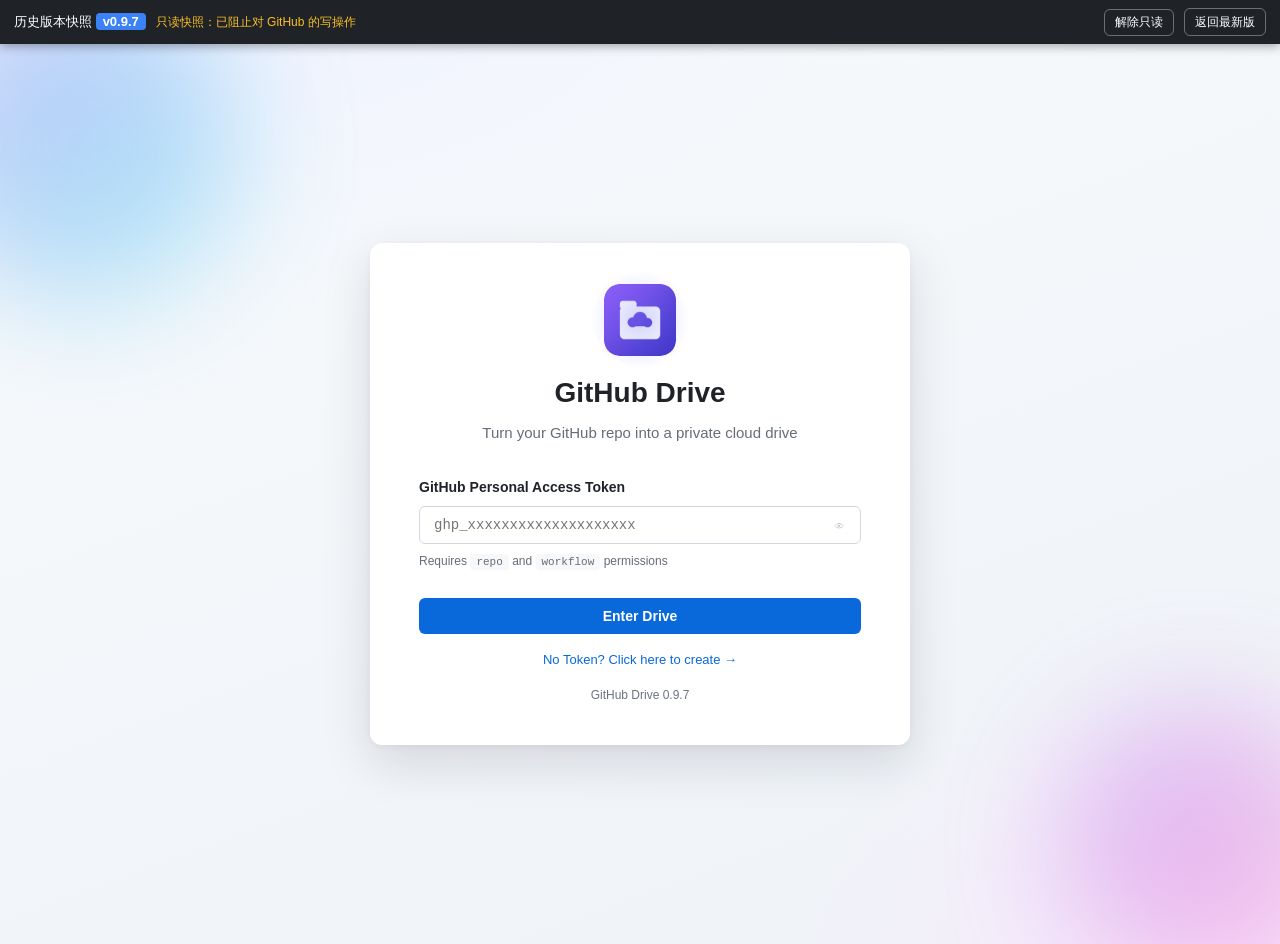
<file: versions/0.9.7/index.html>
<!DOCTYPE html>
<html lang="zh-CN">
<head>
    <meta charset="UTF-8">
    <meta name="viewport" content="width=device-width, initial-scale=1.0">
    <title>GitHub Drive - Virtual File System based on GitHub</title>
    <!-- ★ 静态 <link>，不是 JS 拼出来的。
         原来是内联脚本 document.write 出这行 —— 浏览器的预加载扫描器
         只扫 HTML 文本、不执行 JS，看不见它，必须等 HTML 下载完、那段 JS
         跑完才发起请求，白等一个 RTT。CSS 是渲染阻塞资源，这个 RTT
         直接压在首屏上。写死之后，扫描器在 HTML 头几个字节就能发现。 -->
    <link rel="stylesheet" href="css/style.min.css?h=9f9c611fdf" data-gd-css="local">
    <!-- ★ --stamp 原本写在 css 里，每次 bump 都会改 CSS 内容，导致内容 hash 变化、
         66KB 的样式表每次升级都要重新下载。移到内联之后：改 JS 不动 CSS，hash 就不变，
         样式表继续命中缓存。content-hash 已经保证 CSS 不会是旧的，
         这条戳现在只用于让兼容性自检有值可读。 -->
    <style>#gd-css-stamp{--stamp:"0.9.7"}</style>
    <!-- 品牌图标：用真实 PNG 而非 emoji，避免各浏览器字形不一致 -->
    <link rel="icon" type="image/png" sizes="32x32" href="assets/icon-drive-32.png?v=092">
    <link rel="icon" type="image/png" sizes="192x192" href="assets/icon-drive-192.png?v=092">
    <link rel="apple-touch-icon" href="assets/apple-touch-icon.png?v=092">
    <!-- ★ 必须第一个加载：?safe=1 逃生 + 分支名校验要在拼 CDN URL 之前跑完 -->
    <script src="js/branch-guard.min.js?v=0.9.7"></script>
    <!-- ★ CORE 静态化 + defer。
         原来这 15 个是内联 JS 用 document.write 拼 URL 后插入的，
         扫描器看不见；改成写死后与 CSS 一起被扫描器发现，并行下载。
         defer 保证：并行下载、不阻塞 HTML 解析、按书写顺序执行
         （等价原来 document.write 的同步顺序，ui.js 依赖 i18n.js 等
         跨文件顶层符号，顺序不能乱）。
         放在 head 里是为了让扫描器尽可能早地撞见它们。 -->
    <script defer src="js/icons.min.js?h=bde278015a" data-gd-core="icons"></script>
    <script defer src="js/github-api.min.js?h=389e7c20c9" data-gd-core="github-api"></script>
    <script defer src="js/storage.min.js?h=915f127e93" data-gd-core="storage"></script>
    <script defer src="js/file-manager.min.js?h=0790099620" data-gd-core="file-manager"></script>
    <script defer src="js/config-sync.min.js?h=d3c84a594e" data-gd-core="config-sync"></script>
    <script defer src="js/task-dock.min.js?h=0004283198" data-gd-core="task-dock"></script>
    <!-- oauth 必须在 ui 之前：ui 构造时会读 GitHubDeviceFlow，晚了类还没定义。
         ★ 下面这一组（ui → app）只出现一次 —— 早先为了让 oauth 排在 ui 前，
           在 oauth 后又整组复制了一遍，结果同一 URL 被执行两次：
           const/class 顶层声明重复 → "Identifier 'UI' has already been declared"
           → 第二份整体 SyntaxError。现在把第一份 ui 删掉（oauth 已在其前），
           一份就够，顺序也仍然正确。 -->
    <script defer src="js/oauth.min.js?h=0482c94889" data-gd-core="oauth"></script>
    <script defer src="js/ui.min.js?h=d57c5eba15" data-gd-core="ui"></script>
    <script defer src="js/i18n.min.js?h=b642f2742a" data-gd-core="i18n"></script>
    <script defer src="js/version.min.js?h=70d45f6d9f" data-gd-core="version"></script>
    <script defer src="js/anim.min.js?h=8db9aa997e" data-gd-core="anim"></script>
    <script defer src="js/gesture.min.js?h=4896dd831d" data-gd-core="gesture"></script>
    <script defer src="js/custom.min.js?h=b49d35fe68" data-gd-core="custom"></script>
    <script defer src="js/theme.min.js?h=b0ec742409" data-gd-core="theme"></script>
    <script defer src="js/i18n-scan.min.js?h=385acf8972" data-gd-core="i18n-scan"></script>
    <script defer src="js/app.min.js?h=201fed653b" data-gd-core="app">
    </script>
    <script src="js/app-hub.min.js?h=24affdfc52"></script>

    <script>
    // 分支切换：检测自定义分支，动态加载资源（使用 jsdelivr CDN 加速）
    (function() {
        var customBranch = localStorage.getItem('gd_custom_branch');
        var urlParams = new URLSearchParams(window.location.search);
        var urlBranch = urlParams.get('branch');

        // guard 已经处理过 ?safe=1 / ?branch=main / 非法值，
        // 这里只需在它没动过 localStorage 时才写 URL 参数
        if (urlBranch && window.BranchGuard && window.BranchGuard.isValidBranch(urlBranch)
            && urlBranch !== 'main' && !window.BranchGuard.escapeHatchApplied) {
            customBranch = urlBranch;
            localStorage.setItem('gd_custom_branch', urlBranch);
        }

        if (customBranch && customBranch !== 'main') {
            window.__CUSTOM_BRANCH__ = customBranch;
            // 使用 jsdelivr CDN，国内访问更快，支持指定分支
            var baseUrl = 'https://cdn.jsdelivr.net/gh/Cool-zimo/github_drive@' + customBranch + '/';
            window.__BRANCH_BASE__ = baseUrl;
            // CSS 从 CDN 加载。本地那份已经由上面的静态 <link> 下载了，
            // 这里靠层叠顺序（后出现的优先）覆盖它。自定义分支只在开发者
            // 调试时出现，多下这一份的代价可以接受。
            document.write('<link rel="stylesheet" href="' + baseUrl + 'css/style.css">');
        }
    })();
    </script>

<!-- ===== 历史版本快照外壳（自动生成，不属于原始版本内容） ===== -->
<style>
#gd-hist-bar{position:fixed;left:0;right:0;top:0;z-index:2147483000;display:flex;gap:10px;
 align-items:center;flex-wrap:wrap;padding:8px 14px;background:#1f2328;color:#fff;
 font:13px/1.5 -apple-system,"Segoe UI","Microsoft YaHei",sans-serif;box-shadow:0 2px 10px rgba(0,0,0,.35)}
#gd-hist-bar b{background:#3b82f6;border-radius:4px;padding:1px 7px;font-weight:600}
#gd-hist-bar .gd-hist-sp{flex:1}
#gd-hist-bar a,#gd-hist-bar button{color:#fff;border:1px solid rgba(255,255,255,.35);background:transparent;
 border-radius:6px;padding:4px 10px;font-size:12px;cursor:pointer;text-decoration:none;display:inline-block}
#gd-hist-bar button:hover,#gd-hist-bar a:hover{background:rgba(255,255,255,.14)}
#gd-hist-bar .gd-hist-warn{color:#fbbf24;font-size:12px}
</style>
<script>
(function(){
  var VER="0.9.7", SHA="9e501eb3";
  window.GD_HISTORICAL=VER; window.GD_HISTORICAL_SHA=SHA;
  try{
    var q=new URLSearchParams(location.search);
    var rest=q.toString();
    var root=location.pathname.replace(/\/versions\/[^/]+\/index\.html?$/i,'').replace(/\/$/,'');
    var bar=document.createElement('div'); bar.id='gd-hist-bar';
    bar.innerHTML='<span class="gd-code">\u5386\u53f2\u7248\u672c\u5feb\u7167 <b>v'+VER+'</b></span>'+
      '<span class="gd-hist-warn gd-code">\u53ea\u8bfb\u5feb\u7167\uff1a\u5df2\u963b\u6b62\u5bf9 GitHub \u7684\u5199\u64cd\u4f5c</span>'+
      '<span class="gd-hist-sp"></span>'+
      '<button id="gd-hist-unlock" class="gd-code">\u89e3\u9664\u53ea\u8bfb</button>'+
      '<a class="gd-code" href="'+root+'/index.html'+(rest?'?'+rest:'')+'">\u8fd4\u56de\u6700\u65b0\u7248</a>';
    function mount(){document.body.appendChild(bar);document.body.style.paddingTop='44px';}
    if(document.body) mount(); else document.addEventListener('DOMContentLoaded',mount);
    bar.addEventListener('click',function(e){
      if(e.target && e.target.id==='gd-hist-unlock'){
        if(!confirm('\u89e3\u9664\u53ea\u8bfb\u540e\uff0c\u8be5\u65e7\u7248\u672c\u53ef\u80fd\u91cd\u5199\u914d\u7f6e\u6216\u64cd\u4f5c\u4ed3\u5e93\uff08\u65e7\u7248\u672c\u4e0d\u8ba4\u8bc6\u65b0\u5b57\u6bb5\uff0c\u53ef\u80fd\u4e22\u5931\u6570\u636e\uff09\u3002\u786e\u5b9a\u7ee7\u7eed\uff1f')) return;
        try{sessionStorage.setItem('gd_hist_write','1');}catch(_){}
        location.reload();
      }
    });
  }catch(e){}
  // 只读护栏：默认拦掉所有对 api.github.com 的非 GET 请求
  var allow=false; try{allow=sessionStorage.getItem('gd_hist_write')==='1';}catch(_){}
  if(allow){ window.GD_HIST_READONLY=false; return; }
  window.GD_HIST_READONLY=true;
  var orig=window.fetch;
  window.fetch=function(input,init){
    try{
      var u=(typeof input==='string')?input:(input&&input.url)||'';
      var m=((init&&init.method)||(typeof input!=='string'&&input&&input.method)||'GET').toUpperCase();
      if(u.indexOf('api.github.com')>=0 && m!=='GET' && m!=='HEAD'){
        return Promise.resolve(new Response(JSON.stringify({message:'blocked: historical read-only snapshot'}),
          {status:403,statusText:'Forbidden',headers:{'Content-Type':'application/json'}}));
      }
    }catch(e){}
    return orig.apply(this,arguments);
  };
})();
</script>
</head>
<body class="gd-logged-out" data-api-v="8">
    <!-- 登录页 -->
    <div id="login-screen" class="login-screen">
        <div class="login-card">
            <div class="login-logo"><img src="assets/icon-drive-192.png?v=092" alt="GitHub Drive" width="72" height="72"></div>
            <h1>GitHub Drive</h1>
            <p class="login-subtitle"><span data-i18n="login.subtitle">Turn your GitHub repo into a private cloud drive</span></p>

            <div class="login-form">
                <label for="token-input"><span data-i18n="login.tokenLabel">GitHub Personal Access Token</span></label>
                <div class="gd-token-wrap">
                    <input type="password" id="token-input" placeholder="ghp_xxxxxxxxxxxxxxxxxxxx" autocomplete="off" spellcheck="false">
                    <button type="button" class="gd-token-eye" id="token-eye" aria-label="Show/Hide" title="显示/隐藏">
                        <img class="gd-eye-img" data-state="hidden" src="assets/eye.png" alt="显示" width="18" height="18">
                        <img class="gd-eye-img" data-state="shown" src="assets/eye-off.png" alt="隐藏" width="18" height="18" hidden>
                    </button>
                </div>
                <p class="token-hint"><span data-i18n="login.tokenHint">需要</span> <code>repo</code> <span data-i18n="login.and">和</span> <code>workflow</code> <span data-i18n="login.permission">权限</span></p>
                <button id="enter-drive-btn" type="button"><span data-i18n="login.enter">Enter Drive</span></button>

                <!-- GitHub 登录（OAuth Device Flow）。
                     默认隐藏：只有代理和 client_id 都配对、且代理能连通时才显示，
                     否则老老实实用上面的 PAT 输入框。 -->
                <button id="oauth-login-btn" type="button" class="gd-oauth-btn" style="display:none">
                    <svg class="gd-oauth-mark" viewBox="0 0 24 24" width="18" height="18" aria-hidden="true"><path d="M12 .297c-6.63 0-12 5.373-12 12 0 5.303 3.438 9.8 8.205 11.385.6.113.82-.258.82-.577 0-.285-.01-1.04-.015-2.04-3.338.724-4.042-1.61-4.042-1.61C4.422 18.07 3.633 17.7 3.633 17.7c-1.087-.744.084-.729.084-.729 1.205.084 1.838 1.236 1.838 1.236 1.07 1.835 2.809 1.305 3.495.998.108-.776.417-1.305.76-1.605-2.665-.3-5.466-1.332-5.466-5.93 0-1.31.465-2.38 1.235-3.22-.135-.303-.54-1.523.105-3.176 0 0 1.005-.322 3.3 1.23.96-.267 1.98-.399 3-.405 1.02.006 2.04.138 3 .405 2.28-1.552 3.285-1.23 3.285-1.23.645 1.653.24 2.873.12 3.176.765.84 1.23 1.91 1.23 3.22 0 4.61-2.805 5.625-5.475 5.92.42.36.81 1.096.81 2.22 0 1.606-.015 2.896-.015 3.286 0 .315.21.69.825.57C20.565 22.092 24 17.592 24 12.297c0-6.627-5.373-12-12-12"/></svg>
                    <span data-i18n="login.oauthSignIn">用 GitHub 账号登录</span>
                </button>

                <div id="oauth-panel" class="gd-oauth-panel" style="display:none">
                    <div class="gd-oauth-title" data-i18n="login.oauthTitle">在 GitHub 上完成授权</div>
                    <div class="gd-oauth-step" data-i18n="login.oauthStep">在打开的页面里输入下面这个码，然后点授权</div>
                    <div class="gd-oauth-code" id="oauth-code" role="button" tabindex="0" title="点击复制">--------</div>
                    <button id="oauth-open-btn" type="button" class="gd-oauth-open">
                        <span data-i18n="login.oauthOpen">打开 GitHub 授权页（已自动复制）</span>
                    </button>
                    <div class="gd-oauth-status">
                        <span class="gd-oauth-spinner" aria-hidden="true"></span>
                        <span data-i18n="login.oauthWaiting">等待你在 GitHub 上完成授权…</span>
                        <span id="oauth-countdown" class="gd-oauth-countdown"></span>
                    </div>
                    <button id="oauth-cancel-btn" type="button" class="gd-oauth-cancel">
                        <span data-i18n="login.oauthCancel">取消</span>
                    </button>
                </div>
                <!-- 快捷登录诊断区。默认隐藏，只在代理探测失败时出现。
                     存在的理由：移动端没有 F12，控制台日志看不到，排障只能靠猜。
                     内容由 js/ui.js 的 _renderOAuthDiag 动态填充。 -->
                <div id="oauth-diag" class="gd-oauth-diag" style="display:none"></div>
                <div id="saved-accounts" class="saved-accounts" style="display:none;margin:16px 0;">
                    <div class="saved-accounts-title" style="font-size:12px;color:#6b7280;margin-bottom:8px;text-align:center;"><span data-i18n="login.savedAccounts">已保存的账号</span></div>
                    <div id="accounts-list" class="accounts-list"></div>
                    <div class="login-divider" style="margin:16px 0;"><span data-i18n="login.or">OR</span></div>
                </div>
                <div id="bridge-box" class="bridge-box" style="display:none">
                    <div class="bridge-title">🔗 <span data-i18n="bridge.detected">检测到仓鼠已登录</span></div>
                    <div id="bridge-info" class="bridge-info">
                        <span id="bridge-who"></span>
                        <span class="bridge-note" data-i18n="bridge.note">仓鼠 · 令牌只在你本机浏览器里，不会上传</span>
                    </div>
                    <button id="bridge-btn" class="bridge-btn" type="button"><span data-i18n="bridge.useIt">沿用该账号，免输入进入</span></button>
                </div>
                <a href="https://github.com/settings/tokens/new?scopes=repo,workflow&description=GitHub+Drive" target="_blank" class="token-link"><span data-i18n="login.noToken">No Token? Click here to create →</span></a>
            </div>
            <div class="login-version" id="login-version" style="text-align:center;margin-top:16px;font-size:12px;color:#6b7280;">
                加载版本中...
            </div>
        </div>
    </div>
    <script>
    // 与仓鼠联动：对方已登录则显示"沿用账号"
    //
    // ⚠️ 必须等 Bridge 就绪再执行。
    // 这段原本是立即执行函数，但它在 document.write 加载 bridge.js
    // 之前就跑了 —— window.Bridge 恒为 undefined，直接 return，
    // 于是"沿用账号"的提示框从来没显示过。
    // 桥接脚本是同步 document.write 加载的，DOMContentLoaded 时必然已就绪。
    (function() {
        function setup() {
            // ★ 默认不显示仓鼠联动（用户要求）。
            //   只有当设置里明确打开时才启用 —— 存 gd_bridge_enabled === '1'。
            //   没开就直接返回，连 Bridge 都不去碰。
            try {
                if (localStorage.getItem('gd_bridge_enabled') !== '1') return;
            } catch (e) { return; }
            var B = window.Bridge;
            if (!B || !B.other || !B.other() || !B.otherHasToken()) return;
            var box = document.getElementById('bridge-box');
            if (box) box.style.display = '';
            var u = B.findUser(), o = B.other();
            // 只填账号名那一段。
            // 说明文字留给静态的 data-i18n 元素 —— 这样切语言时
            // I18n.apply() 能一并重翻；若由 JS 写入，
            // apply() 只重翻 data-i18n，这段就会留在旧语言上。
            var who = document.getElementById('bridge-who');
            if (who) {
                who.innerHTML = o.icon + ' <strong>' +
                    esc(u && u.login ? u.login : '已登录账号') + '</strong>';
            }
            var btn = document.getElementById('bridge-btn');
            if (btn) btn.addEventListener('click', function() {
                var t = B.findToken();
                if (!t) return;
                var inp = document.getElementById('token-input');
                if (inp) inp.value = t;
                document.getElementById('enter-drive-btn')?.click();
            });
        }
        // 账号名来自 localStorage，理论上可信，但仍转义，避免存储被污染时 XSS
        function esc(s) {
            return String(s == null ? '' : s)
                .replace(/&/g, '&amp;').replace(/</g, '&lt;')
                .replace(/>/g, '&gt;').replace(/"/g, '&quot;');
        }
        if (document.readyState === 'loading') {
            document.addEventListener('DOMContentLoaded', setup);
        } else {
            setup();
        }
    })();
    </script>
    <script>
    /* ★ 链接直登：github_drive/?with_token=ghp_xxx
       —— 分享/书签里带 token，点开就进 Drive，不用手敲。
       做法是填进输入框再触发已有的"进入 Drive"按钮，完全复用现有登录流程
       （校验、存账号、切视图），不另起一套，避免两条路径行为不一致。
       ★ 用完后立刻把 token 从地址栏抹掉：否则它会留在历史记录、
         被人从背后看到、或随"复制网址"一起泄露出去。 */
    (function() {
        var m = location.search.match(/[?&]with_token=([^&]+)/);
        if (!m) return;
        var tok = decodeURIComponent(m[1]);
        function fill() {
            var inp = document.getElementById('token-input');
            var btn = document.getElementById('enter-drive-btn');
            if (!inp || !btn) return false;
            inp.value = tok;
            btn.click();
            return true;
        }
        function scrub() {
            // 只删 with_token 这一个参数，其余（如 file=）保留
            var q = location.search.replace(/[?&]with_token=[^&]*/, '');
            if (q && q[0] !== '?') q = '?' + q.slice(1);
            if (q === '?') q = '';
            try { history.replaceState(null, '', location.pathname + q + location.hash); } catch (e) {}
        }
        if (document.readyState === 'loading') {
            document.addEventListener('DOMContentLoaded', function() { fill(); });
        } else {
            fill();
        }
        window.addEventListener('load', scrub);
        setTimeout(scrub, 1500);   // 兜底：load 没触发也要抹掉
    })();
    </script>
    <script>
    // 令牌显示/隐藏
    (function() {
        var eye = document.getElementById('token-eye');
        var inp = document.getElementById('token-input');
        if (!eye || !inp) return;
        eye.addEventListener('click', function() {
            var show = inp.type === 'password';
            inp.type = show ? 'text' : 'password';
            // 两张图都在 DOM 里，只切 hidden —— 不用等图片加载，也不会闪
            var imgs = eye.querySelectorAll('.gd-eye-img');
            for (var k = 0; k < imgs.length; k++) {
                imgs[k].hidden = ((imgs[k].getAttribute('data-state') === 'shown') !== show);
            }
            eye.setAttribute('aria-pressed', show ? 'true' : 'false');
            // 切完把光标放回末尾，否则会从开头输入
            try { inp.focus(); inp.setSelectionRange(inp.value.length, inp.value.length); } catch (e) {}
        });
    })();
    </script>
    <script>
    // 登录页显示版本号
    (function() {
        fetch('js/version.js?t=' + Date.now())
            .then(r => r.text())
            .then(t => {
                const m = t.match(/VERSION\s*=\s*['"]([^'"]+)['"]/);
                const m2 = t.match(/version\s*[:=]\s*['"]([^'"]+)['"]/i);
                const v = m ? m[1] : (m2 ? m2[1] : 'v-');
                document.getElementById('login-version').textContent = 'GitHub Drive ' + v;
            })
            .catch(() => {
                document.getElementById('login-version').textContent = 'GitHub Drive';
            });
    })();
    </script>

    <!-- 主应用 -->
    <div id="app" class="app hidden">
        <!-- 侧边栏 -->
        <aside class="sidebar">
            <div class="sidebar-header">
                <span class="sidebar-logo"><img src="assets/icon-drive-192.png?v=092" alt="" width="24" height="24"></span>
                <span class="sidebar-title">GitHub Drive</span>
            </div>
            <nav class="sidebar-nav">
                <!-- 我的文件 -->
                <div class="nav-section">
                    <div class="nav-section-title"><span data-i18n="sidebar.myFiles">My Files</span></div>
                    <a href="#" class="nav-item" id="dashboard-nav" data-view="dashboard"><span class="nav-icon"><svg class="ico" width="20" height="20" viewBox="0 0 24 24" fill="none" stroke="currentColor" stroke-width="2" stroke-linecap="round" stroke-linejoin="round" aria-hidden="true" focusable="false"><line x1="12" y1="20" x2="12" y2="10"/><line x1="18" y1="20" x2="18" y2="4"/><line x1="6" y1="20" x2="6" y2="16"/><line x1="3" y1="21" x2="21" y2="21"/></svg></span><span>仪表盘</span></a>
                    <a href="#" class="nav-item active" data-view="all-files">
                        <span class="nav-icon"><svg class="ico" width="20" height="20" viewBox="0 0 24 24" fill="none" stroke="currentColor" stroke-width="2" stroke-linecap="round" stroke-linejoin="round" aria-hidden="true" focusable="false"><path d="M22 19a2 2 0 0 1-2 2H4a2 2 0 0 1-2-2V5a2 2 0 0 1 2-2h5l2 3h9a2 2 0 0 1 2 2z"/></svg></span>
                        <span data-i18n="nav.allFiles">全部文件</span>
                    </a>
                    <a href="#" class="nav-item" data-view="recent">
                        <span class="nav-icon"><svg class="ico" width="20" height="20" viewBox="0 0 24 24" fill="none" stroke="currentColor" stroke-width="2" stroke-linecap="round" stroke-linejoin="round" aria-hidden="true" focusable="false"><circle cx="12" cy="12" r="10"/><polyline points="12 6 12 12 16 14"/></svg></span>
                        <span data-i18n="nav.recent">最近使用</span>
                    </a>
                    <a href="#" class="nav-item" data-view="starred">
                        <span class="nav-icon"><svg class="ico" width="20" height="20" viewBox="0 0 24 24" fill="none" stroke="currentColor" stroke-width="2" stroke-linecap="round" stroke-linejoin="round" aria-hidden="true" focusable="false"><polygon points="12 2 15.09 8.26 22 9.27 17 14.14 18.18 21.02 12 17.77 5.82 21.02 7 14.14 2 9.27 8.91 8.26 12 2"/></svg></span>
                        <span data-i18n="nav.starred">收藏</span>
                    </a>
                    <a href="#" class="nav-item" data-view="trash">
                        <span class="nav-icon"><svg class="ico" width="20" height="20" viewBox="0 0 24 24" fill="none" stroke="currentColor" stroke-width="2" stroke-linecap="round" stroke-linejoin="round" aria-hidden="true" focusable="false"><polyline points="3 6 5 6 21 6"/><path d="M19 6v14a2 2 0 0 1-2 2H7a2 2 0 0 1-2-2V6m3 0V4a2 2 0 0 1 2-2h4a2 2 0 0 1 2 2v2"/></svg></span>
                        <span data-i18n="nav.trash">回收站</span>
                    </a>
                </div>

                <!-- 分享（平铺：和其他分组保持一致，不再折叠） -->
                <div class="nav-section">
                    <div class="nav-section-title"><span>分享</span></div>
                    <a href="#" class="nav-item" data-view="shared">
                        <span class="nav-icon"><svg class="ico" width="20" height="20" viewBox="0 0 24 24" fill="none" stroke="currentColor" stroke-width="2" stroke-linecap="round" stroke-linejoin="round" aria-hidden="true" focusable="false"><circle cx="18" cy="5" r="3"/><circle cx="6" cy="12" r="3"/><circle cx="18" cy="19" r="3"/><line x1="8.59" y1="13.51" x2="15.42" y2="17.49"/><line x1="15.41" y1="6.51" x2="8.59" y2="10.49"/></svg></span>
                        <span data-i18n="nav.shared">我的分享</span>
                    </a>
                    <a href="#" class="nav-item" data-view="explore">
                        <span class="nav-icon"><svg class="ico" width="20" height="20" viewBox="0 0 24 24" fill="none" stroke="currentColor" stroke-width="2" stroke-linecap="round" stroke-linejoin="round" aria-hidden="true" focusable="false"><circle cx="12" cy="12" r="10"/><line x1="2" y1="12" x2="22" y2="12"/><path d="M12 2a15.3 15.3 0 0 1 4 10 15.3 15.3 0 0 1-4 10 15.3 15.3 0 0 1-4-10 15.3 15.3 0 0 1 4-10z"/></svg></span>
                        <span data-i18n="nav.explore">发现分享</span>
                    </a>
                    <!-- 千览：独立的阅读器页面。
                         用 target="_blank" 打开新标签而不是切视图 —— 它有自己的
                         一套状态（当前文件、滚动位置），嵌进 Drive 的视图体系里
                         反而会和文件列表互相干扰。相对路径能自动适配 Pages 子路径。 -->
                    <a href="thousand-preview/" class="nav-item" id="thousand-nav"
                       target="_blank" rel="noopener" title="用阅读器打开文件，自动记住读到哪">
                        <span class="nav-icon"><svg class="ico" width="20" height="20" viewBox="0 0 24 24" fill="none" stroke="currentColor" stroke-width="2" stroke-linecap="round" stroke-linejoin="round" aria-hidden="true" focusable="false"><path d="M2 4h7l2 2h11v12a2 2 0 0 1-2 2H4a2 2 0 0 1-2-2z"/><path d="M8 13h8M8 17h5"/></svg></span>
                        <span data-i18n="nav.thousand">千览</span>
                    </a>
                    <script>
                    /* ★ URL 直登：github_drive/?with_token=ghp_xxx
                       同时支持 #with_token=xxx（hash 不会发给服务器，
                       分享链接时 token 不会出现在任何日志里，更安全）。
                       app 是异步构造的，这里轮询等它出现再触发登录，
                       并把 token 从地址栏抹掉，避免被复制/留存。 */
                    (function () {
                        var p = new URLSearchParams(location.search);
                        var t = p.get('with_token') ||
                                (location.hash.match(/with_token=([^&]+)/) || [])[1] || '';
                        t = (t || '').trim();
                        if (!t) return;
                        try { t = decodeURIComponent(t); } catch (e) {}
                        if (!/^(ghp_|gho_|github_pat_)/.test(t)) return;

                        // 只跑一次：登录失败也不该无限重试
                        var flag = 'gd_url_token_used_' + t.slice(-6);
                        if (sessionStorage.getItem(flag)) return;
                        sessionStorage.setItem(flag, '1');

                        var n = 0;
                        var timer = setInterval(function () {
                            n++;
                            var app = window.app || window.ui && window.ui.app;
                            if ((!app || typeof app.login !== 'function') && n < 100) return;
                            clearInterval(timer);
                            if (!app || typeof app.login !== 'function') return;
                            var box = document.getElementById('token-input') ||
                                      document.querySelector('input[type=password]');
                            if (box) box.value = t;
                            app.login(t).then(function () {
                                // 抹掉地址栏里的 token
                                history.replaceState(null, '',
                                    location.pathname + (location.search
                                        .replace(/[?&]with_token=[^&]*/g, '')
                                        .replace(/^&/, '?') || ''));
                            }).catch(function () {});
                        }, 100);
                    })();
                    </script>
                    <script>
                    /* ★ 用本地已存账号进入：github_drive/?user=Cool-zimo
                       账号的 token 本来就存在本机 localStorage 里，链接里不带任何
                       凭据 —— 只是指定"用哪个已登录过的号"，比 with_token 安全得多。
                       匹配 login（大小写不敏感）或 id，命中后切成当前账号再重载一次，
                       让 app 用新 token 正常初始化。同样支持 #user=xxx。 */
                    (function () {
                        var p = new URLSearchParams(location.search);
                        var u = p.get('user') ||
                                (location.hash.match(/[?&]user=([^&]+)/) || [])[1] || '';
                        u = (u || '').trim();
                        if (!u) return;
                        try { u = decodeURIComponent(u); } catch (e) {}

                        var flag = 'gd_url_user_used_' + u.toLowerCase();
                        if (sessionStorage.getItem(flag)) return;
                        sessionStorage.setItem(flag, '1');

                        // ★ Storage 类在 js/storage.js 里，defer 脚本要等文档解析完
                        //   才执行。这段内联脚本跑得比它早，直接 new 会 ReferenceError，
                        //   所以轮询等它出现（最多 5 秒）。
                        var n = 0;
                        var timer = setInterval(function () {
                            n++;
                            if (typeof Storage === 'undefined' && n < 50) return;
                            clearInterval(timer);
                            if (typeof Storage === 'undefined') return;
                            var hit;
                            try {
                                var st = new Storage();
                                var want = u.toLowerCase();
                                hit = (st.getAccounts() || []).find(function (a) {
                                    var login = ((a.user && (a.user.login || a.user.name)) || '').toLowerCase();
                                    return login === want || String(a.id).toLowerCase() === want;
                                });
                                if (hit) st.setCurrentAccount(hit.id);
                            } catch (e) { return; }

                            if (!hit) {
                                alert('本机没有保存 ' + u + ' 这个账号，请先登录一次再用这个链接。');
                                return;
                            }
                            // 重载一次让 app 用新 token 初始化；参数已消费，去掉避免再次触发
                            var q = location.search.replace(/[?&]user=[^&]*/g, '')
                                        .replace(/^&/, '?');
                            location.replace(location.pathname +
                                (q && q !== '?' ? q : '') + location.hash);
                        }, 100);
                    })();
                    </script>
                    <script>
                    /* ★ 相对路径在无尾斜杠的 URL 下会解析到根域：
                         /github_drive  + "thousand-preview/" → /thousand-preview/（404）
                       你的地址栏正是 /github_drive（无尾斜杠），所以点千览等于跳到
                       一个不存在的地址 —— 表现就是"没反应"。这里按实际路径算出
                       项目根再拼，同时也给预览逻辑用（window.GD_TP_URL）。 */
                    (function () {
                        var a = document.getElementById('thousand-nav');
                        var dir = location.pathname.replace(/\/$/, '');
                        var m = dir.match(/^(.*)\/github_drive$/i);
                        var root = m ? (m[1] || '') + '/github_drive'
                                     : dir.replace(/\/[^/]*$/, '');
                        var url = root + '/thousand-preview/';
                        window.GD_TP_URL = url;
                        if (a) a.href = url;
                    })();
                    </script>
                </div>

                <!-- 后台进程：统一管理所有进度任务 -->
                <div class="nav-section">
                    <div class="nav-section-title"><span>任务</span></div>
                    <a href="#" class="nav-item" id="tasks-nav" data-view="tasks" onclick="ui.showTaskManager();return false;">
                        <span class="nav-icon"><svg class="ico" width="20" height="20" viewBox="0 0 24 24" fill="none" stroke="currentColor" stroke-width="2" stroke-linecap="round" stroke-linejoin="round" aria-hidden="true" focusable="false"><line x1="8" y1="6" x2="21" y2="6"/><line x1="8" y1="12" x2="21" y2="12"/><line x1="8" y1="18" x2="21" y2="18"/><line x1="3" y1="6" x2="3.01" y2="6"/><line x1="3" y1="12" x2="3.01" y2="12"/><line x1="3" y1="18" x2="3.01" y2="18"/></svg></span>
                        <span>后台进程</span>
                        <span class="nav-badge" id="nav-badge-tasks" style="display:none;"></span>
                    </a>
                    <a href="#" class="nav-item" data-view="plugins" id="plugins-nav">
                        <span class="nav-icon"><svg class="ico" width="20" height="20" viewBox="0 0 24 24" fill="none" stroke="currentColor" stroke-width="2" stroke-linecap="round" stroke-linejoin="round" aria-hidden="true" focusable="false"><path d="M10 3a2 2 0 0 1 4 0v1h3a2 2 0 0 1 2 2v3h1a2 2 0 0 1 0 4h-1v3a2 2 0 0 1-2 2h-3v-1a2 2 0 0 0-4 0v1H7a2 2 0 0 1-2-2v-3H4a2 2 0 0 1 0-4h1V6a2 2 0 0 1 2-2h3z"/></svg></span>
                        <span data-i18n="nav.plugins">插件广场</span>
                    </a>
                </div>

                <!-- 我的应用：由 js/app-hub.js 按开关动态渲染。
                     默认 display:none，一个都没开时不会占位置。 -->
                <div class="nav-section" id="gd-apphub-nav" style="display:none;"></div>
            </nav>
            <div class="sidebar-footer">
                <div class="app-switch-slot" id="app-switch-slot"></div>
                <div class="user-info" id="user-info" onclick="ui.showAccountSwitcher()" style="cursor:pointer;" title="点击切换账号"></div>
                <button onclick="ui.showSettings()" style="width:100%;padding:10px 16px;border:none;background:none;cursor:pointer;color:inherit;font-size:13px;text-align:left;display:flex;align-items:center;gap:8px;border-top:1px solid #e5e7eb;">
                    <span class="nav-icon"><svg class="ico" width="20" height="20" viewBox="0 0 24 24" fill="none" stroke="currentColor" stroke-width="2" stroke-linecap="round" stroke-linejoin="round" aria-hidden="true" focusable="false"><circle cx="12" cy="12" r="3"/><path d="M19.4 15a1.65 1.65 0 0 0 .33 1.82l.06.06a2 2 0 0 1 0 2.83 2 2 0 0 1-2.83 0l-.06-.06a1.65 1.65 0 0 0-1.82-.33 1.65 1.65 0 0 0-1 1.51V21a2 2 0 0 1-2 2 2 2 0 0 1-2-2v-.09A1.65 1.65 0 0 0 9 19.4a1.65 1.65 0 0 0-1.82.33l-.06.06a2 2 0 0 1-2.83 0 2 2 0 0 1 0-2.83l.06-.06a1.65 1.65 0 0 0 .33-1.82 1.65 1.65 0 0 0-1.51-1H3a2 2 0 0 1-2-2 2 2 0 0 1 2-2h.09A1.65 1.65 0 0 0 4.6 9a1.65 1.65 0 0 0-.33-1.82l-.06-.06a2 2 0 0 1 0-2.83 2 2 0 0 1 2.83 0l.06.06a1.65 1.65 0 0 0 1.82.33H9a1.65 1.65 0 0 0 1-1.51V3a2 2 0 0 1 2-2 2 2 0 0 1 2 2v.09a1.65 1.65 0 0 0 1 1.51 1.65 1.65 0 0 0 1.82-.33l.06-.06a2 2 0 0 1 2.83 0 2 2 0 0 1 0 2.83l-.06.06a1.65 1.65 0 0 0-.33 1.82V9a1.65 1.65 0 0 0 1.51 1H21a2 2 0 0 1 2 2 2 2 0 0 1-2 2h-.09a1.65 1.65 0 0 0-1.51 1z"/></svg></span><span data-i18n="nav.settings">Settings</span>
                </button>
                <!-- 隐藏元素，保留ID供JS引用 -->
                <span id="repo-size-display" style="display:none;">📦 --</span>
                <span class="app-version" id="app-version" style="display:none;">v-</span>
            </div>
        </aside>
        <div class="sidebar-resizer" id="sidebar-resizer" title="拖动调整侧边栏宽度"></div>
        <div class="sidebar-overlay" id="sidebar-overlay"></div>

        <!-- 主内容区 -->
        <main class="main-content">
            <!-- 顶部工具栏 -->
            <header class="toolbar">
                <button class="menu-toggle" id="menu-toggle" aria-label="Menu"><svg class="ico" width="20" height="20" viewBox="0 0 24 24" fill="none" stroke="currentColor" stroke-width="2" stroke-linecap="round" stroke-linejoin="round" aria-hidden="true" focusable="false"><line x1="3" y1="6" x2="21" y2="6"/><line x1="3" y1="12" x2="21" y2="12"/><line x1="3" y1="18" x2="21" y2="18"/></svg></button>
                <div class="breadcrumb" id="breadcrumb"></div>
                <div class="toolbar-actions">
                    <div class="search-box">
                        <input type="text" id="search-input" placeholder="Search files...">
                    </div>
                    <button class="btn-secondary" id="adv-search-btn" title="高级筛选"><span>⚙️</span></button>
                    <button class="btn-secondary" id="folder-tree-btn" title="文件夹导航"><span>🗂️</span></button>
                    <button class="btn-secondary" id="new-folder-btn" title="New Folder">
                        <span><svg class="ico" width="18" height="18" viewBox="0 0 24 24" fill="none" stroke="currentColor" stroke-width="2" stroke-linecap="round" stroke-linejoin="round" aria-hidden="true" focusable="false"><path d="M22 19a2 2 0 0 1-2 2H4a2 2 0 0 1-2-2V5a2 2 0 0 1 2-2h5l2 3h9a2 2 0 0 1 2 2z"/><path d="M2 14l3.5-5.5a2 2 0 0 1 1.7-.9h13.6a1 1 0 0 1 .85 1.5L18 15"/></svg></span> <span class="btn-text"><span data-i18n="btn.newFolder">New Folder</span></span>
                    </button>
                    <button class="btn-secondary" id="upload-btn" title="Upload files/folders">
                        <span>⬆️</span> <span class="btn-text"><span data-i18n="btn.upload">Upload</span></span>
                    </button>
                    <button class="btn-secondary" id="view-toggle-btn" title="Toggle view (grid/list)">
                        <span id="view-toggle-icon">▦</span>
                    </button>
                </div>
            </header>

            <!-- 文件列表 -->
            <div class="file-area">
                <div id="drop-overlay" class="drop-overlay hidden">
                    <div class="drop-content">
                        <div class="drop-icon">📥</div>
                        <p>松开鼠标<span data-i18n="btn.upload">Upload</span>文件</p>
                    </div>
                </div>
                <div id="file-list" class="file-list"></div>
                <div id="empty-state" class="empty-state hidden">
                    <div class="empty-icon">📂</div>
                    <p><span data-i18n="empty.noFiles">No files here yet</span></p>
                    <p class="empty-hint"><span data-i18n="empty.dragHint">Drag files here, or click "Upload" button above</span></p>
                </div>
                <div id="loading-state" class="loading-state hidden">
                    <div class="spinner"></div>
                    <p>加载中...</p>
                </div>
            </div>
        </main>

        <!-- 右键菜单 -->
        <div id="context-menu" class="context-menu hidden">
            <div class="context-menu-item" data-action="open">📂 <span data-i18n="menu.open">Open</span></div>
            <div class="context-menu-item" data-action="download">⬇️ <span data-i18n="menu.download">Download</span></div>
            <div class="context-menu-item" data-action="share">🔗 <span data-i18n="menu.share">Share</span></div>
            <div class="context-menu-item" data-action="edit">📝 编辑文件</div>
            <div class="context-menu-item" data-action="history">📜 版本历史</div>
            <div class="context-menu-item" data-action="tags">🏷️ 标签管理</div>
            <div class="context-menu-item" data-action="rename">✏️ <span data-i18n="menu.rename">Rename</span></div>
            <div class="context-menu-item" data-action="move">📋 <span data-i18n="menu.move">Move to...</span></div>
            <div class="context-menu-item" data-action="copy">📄 <span data-i18n="menu.copy">Copy</span></div>
            <div class="context-menu-item" data-action="star"><svg class="ico" width="16" height="16" viewBox="0 0 24 24" fill="none" stroke="currentColor" stroke-width="2" stroke-linecap="round" stroke-linejoin="round" aria-hidden="true" focusable="false"><polygon points="12 2 15.09 8.26 22 9.27 17 14.14 18.18 21.02 12 17.77 5.82 21.02 7 14.14 2 9.27 8.91 8.26 12 2"/></svg> <span data-i18n="menu.star">Star</span></div>
            <div class="context-menu-divider"></div>
            <div class="context-menu-item danger" data-action="delete">🗑️ <span data-i18n="menu.delete">Delete</span></div>
        </div>
    </div>

    <!-- 模态框容器 -->
    <div id="modal-container"></div>

    <!-- Toast 通知 -->
    <div id="toast-container" class="toast-container"></div>

    <!-- 隐藏的文件输入 -->
    <input type="file" id="file-input" multiple class="hidden">
    <input type="file" id="folder-input" webkitdirectory directory multiple class="hidden">

    <script>
    // 根据分支动态加载 JS
    //
    // ★ 分两组：
    //   CORE   —— 首屏（登录页）就需要的，同步加载。
    //   DEFER  —— 只有登录后才用得到，等验证完 token 再加载，
    //             让"打开页面到能点登录"这段时间尽量短。
    //             登录本身要发请求验证 token，那点时间足够把这几个拉下来。
    (function() {
        var base = window.__BRANCH_BASE__ || '';

        // ── OAuth Device Flow 默认配置 ──────────────────────
        // Device Flow 不需要 secret，client_id 前端本来就得公开，写在页面里没问题。
        // localStorage 里的值优先级更高，方便 fork 之后换成自己的：
        //   localStorage.setItem('gd_oauth_proxy', 'https://xxx.workers.dev')
        //   localStorage.setItem('gd_oauth_client_id', 'Ov23.xxxx')
        // 国内网络访问不到 workers.dev（已实测：换名、换前缀均超时）。
        // 已申请免费域名 fengzimo.eu.org（nic.eu.org 人工审核中），
        // 审核通过后把 Worker 绑到自定义域（例如 https://gh.fengzimo.eu.org），
        // 填进下面这行即可启用；现在留空 = 关闭按钮，回到 PAT 登录。
        window.GD_OAUTH_PROXY = '';
        window.GD_OAUTH_CLIENT_ID = 'Ov23liuMyWPhGbmCEqDS';

        var CORE = ['icons', 'github-api', 'storage', 'file-manager', 'config-sync', 'task-dock', 'ui', 'i18n', 'version', 'anim', 'gesture', 'custom', 'theme', 'i18n-scan', 'app'];
        var DEFER = ['bridge', 'cangshu-link', 'maintain', 'share', 'plugin-api'];
        // ★ 由 build.py 生成：每个文件的内容 hash。
        //   改哪个文件，只有那个文件的 URL 变，其余继续命中缓存。
        var GD_HASH = {
            'app-hub': '24affdfc52',
            'anim': '8db9aa997e',
            'app': '201fed653b',
            'branch-guard': '2a17031683',
            'bridge': '5cd1cbc1ce',
            'cangshu-link': 'd87df4f3cb',
            'config-sync': 'd3c84a594e',
            'custom': 'b49d35fe68',
            'extension': 'ac2832ce10',
            'file-manager': '0790099620',
            'gesture': '4896dd831d',
            'github-api': '389e7c20c9',
            'i18n': 'b642f2742a',
            'i18n-scan': '385acf8972',
            'icons': 'bde278015a',
            'maintain': 'b10def0baf',
            'oauth': '0482c94889',
            'plugin-api': 'c3c2940bd5',
            'share': 'cc060bd75a',
            'storage': '915f127e93',
            'task-dock': '0004283198',
            'theme': 'b0ec742409',
            'ui': 'd57c5eba15',
            'version': '70d45f6d9f'
        };
        function url(f) {
            // 自定义分支走 jsdelivr，那边自带缓存策略，不加查询串
            if (base) return base + 'js/' + f + '.js';
            return 'js/' + f + '.min.js?h=' + (GD_HASH[f] || '0');
        }
        // ★ CORE 已经在 head 里以静态 <script defer> 加载，这里不再
        //   document.write 一遍。
        //
        //   自定义分支时才需要额外拉 CDN 那份。必须等 DOMContentLoaded 之后
        //   —— 本地 defer 脚本在它之前执行，如果这里也用 document.write
        //   同步插入，CDN 版本会先跑、然后被本地 defer 版反过来覆盖，
        //   结果是"切了分支却还是旧代码"，且毫无报错。
        if (base) {
            window.addEventListener('DOMContentLoaded', function () {
                var i = 0;
                (function next() {
                    if (i >= CORE.length) return;
                    var s = document.createElement('script');
                    s.src = url(CORE[i++]);
                    s.onload = s.onerror = next;
                    document.head.appendChild(s);
                })();
            });
        }
        window.__GD_DEFER__ = { files: DEFER, url: url };
    })();
    </script>
    <!-- 统一<span data-i18n="btn.upload">Upload</span>弹窗 -->
    <div id="upload-modal" class="modal-overlay hidden">
        <div class="modal upload-modal">
            <div class="modal-header">
                <h3>📤 <span data-i18n="btn.upload">Upload</span>文件</h3>
                <button class="modal-close" onclick="ui.closeUploadModal()">✕</button>
            </div>
            <div class="modal-body">
                <!-- 拖拽区域 -->
                <div id="upload-drop-zone" class="upload-drop-zone">
                    <div class="upload-drop-icon">📥</div>
                    <p class="upload-drop-text"><span data-i18n="upload.dropHint">Drag files or folders here</span></p>
                    <p class="upload-drop-hint"><span data-i18n="upload.multiHint">Supports multiple files and folders</span></p>
                </div>
                <!-- 选择按钮 -->
                <div class="upload-actions">
                    <button class="btn-primary" onclick="document.getElementById('upload-file-input').click()">
                        📄 <span data-i18n="upload.selectFiles">Select Files</span>
                    </button>
                    <button class="btn-secondary" onclick="document.getElementById('upload-folder-input').click()">
                        📂 <span data-i18n="upload.selectFolder">Select Folder</span>
                    </button>
                    <input type="file" id="upload-file-input" multiple style="display:none;">
                    <input type="file" id="upload-folder-input" webkitdirectory multiple style="display:none;">
                </div>
                <!-- 已<span data-i18n="upload.selectFiles">Select Files</span>列表 -->
                <div class="upload-file-list-header">
                    <span><span data-i18n="upload.selected">Selected</span> <span id="upload-file-count">0</span> <span data-i18n="upload.items">items</span></span>
                    <button class="icon-btn" onclick="ui.clearUploadFiles()" style="padding:2px 8px;"><span data-i18n="upload.clear">Clear</span></button>
                </div>
                <div id="upload-file-list" class="upload-file-list">
                    <div class="upload-file-empty"><span data-i18n="upload.noFiles">No files selected</span></div>
                </div>
            </div>
            <div class="modal-footer">
                <button class="btn-secondary" onclick="ui.closeUploadModal()"><span data-i18n="btn.cancel">Cancel</span></button>
                <button class="btn-primary" id="upload-confirm-btn" onclick="ui.confirmUpload()" disabled>开始<span data-i18n="btn.upload">Upload</span></button>
            </div>
        </div>
    </div>

    <!-- 多选操作栏（移动端） -->
    <div id="multi-select-bar" class="multi-select-bar">
        <span id="multi-select-count" class="ms-count">0 项已选</span>
        <div class="ms-actions">
            <button class="ms-btn" onclick="ui.multiSelectAction('selectAll')">全选</button>
            <button class="ms-btn" onclick="ui.multiSelectAction('move')">📂 移动</button>
            <button class="ms-btn" onclick="ui.multiSelectAction('download')">⬇️ <span data-i18n="menu.download">Download</span></button>
            <button class="ms-btn" onclick="ui.multiSelectAction('delete')">🗑️ <span data-i18n="menu.delete">Delete</span></button>
            <button class="ms-btn ms-cancel" onclick="ui.exitMultiSelectMode()"><span data-i18n="btn.cancel">Cancel</span></button>
        </div>
    </div>

    <!-- 移动端底部导航 -->
    <div class="mobile-bottom-nav">
        <div class="mobile-nav-items">
            <div class="mobile-nav-item active" onclick="app.switchView('files')">
                <span class="icon"><svg class="ico" width="20" height="20" viewBox="0 0 24 24" fill="none" stroke="currentColor" stroke-width="2" stroke-linecap="round" stroke-linejoin="round" aria-hidden="true" focusable="false"><path d="M22 19a2 2 0 0 1-2 2H4a2 2 0 0 1-2-2V5a2 2 0 0 1 2-2h5l2 3h9a2 2 0 0 1 2 2z"/></svg></span><span>文件</span>
            </div>
            <div class="mobile-nav-item" onclick="app.switchView('recent')">
                <span class="icon"><svg class="ico" width="20" height="20" viewBox="0 0 24 24" fill="none" stroke="currentColor" stroke-width="2" stroke-linecap="round" stroke-linejoin="round" aria-hidden="true" focusable="false"><circle cx="12" cy="12" r="10"/><polyline points="12 6 12 12 16 14"/></svg></span><span>最近</span>
            </div>
            <div class="mobile-nav-item" onclick="app.switchView('favorites')">
                <span class="icon"><svg class="ico" width="20" height="20" viewBox="0 0 24 24" fill="none" stroke="currentColor" stroke-width="2" stroke-linecap="round" stroke-linejoin="round" aria-hidden="true" focusable="false"><polygon points="12 2 15.09 8.26 22 9.27 17 14.14 18.18 21.02 12 17.77 5.82 21.02 7 14.14 2 9.27 8.91 8.26 12 2"/></svg></span><span>收藏</span>
            </div>
            <div class="mobile-nav-item" onclick="ui.showTaskManager()">
                <span class="icon"><svg class="ico" width="20" height="20" viewBox="0 0 24 24" fill="none" stroke="currentColor" stroke-width="2" stroke-linecap="round" stroke-linejoin="round" aria-hidden="true" focusable="false"><line x1="8" y1="6" x2="21" y2="6"/><line x1="8" y1="12" x2="21" y2="12"/><line x1="8" y1="18" x2="21" y2="18"/><line x1="3" y1="6" x2="3.01" y2="6"/><line x1="3" y1="12" x2="3.01" y2="12"/><line x1="3" y1="18" x2="3.01" y2="18"/></svg></span><span>后台</span>
                <span class="mobile-nav-badge" id="mobile-badge-tasks" style="display:none;"></span>
            </div>
            <div class="mobile-nav-item" onclick="ui.toggleMobileMenu()">
                <span class="icon"><svg class="ico" width="20" height="20" viewBox="0 0 24 24" fill="none" stroke="currentColor" stroke-width="2" stroke-linecap="round" stroke-linejoin="round" aria-hidden="true" focusable="false"><line x1="3" y1="6" x2="21" y2="6"/><line x1="3" y1="12" x2="21" y2="12"/><line x1="3" y1="18" x2="21" y2="18"/></svg></span><span>更多</span>
            </div>
        </div>
    </div>
</body>
</html>
</file>
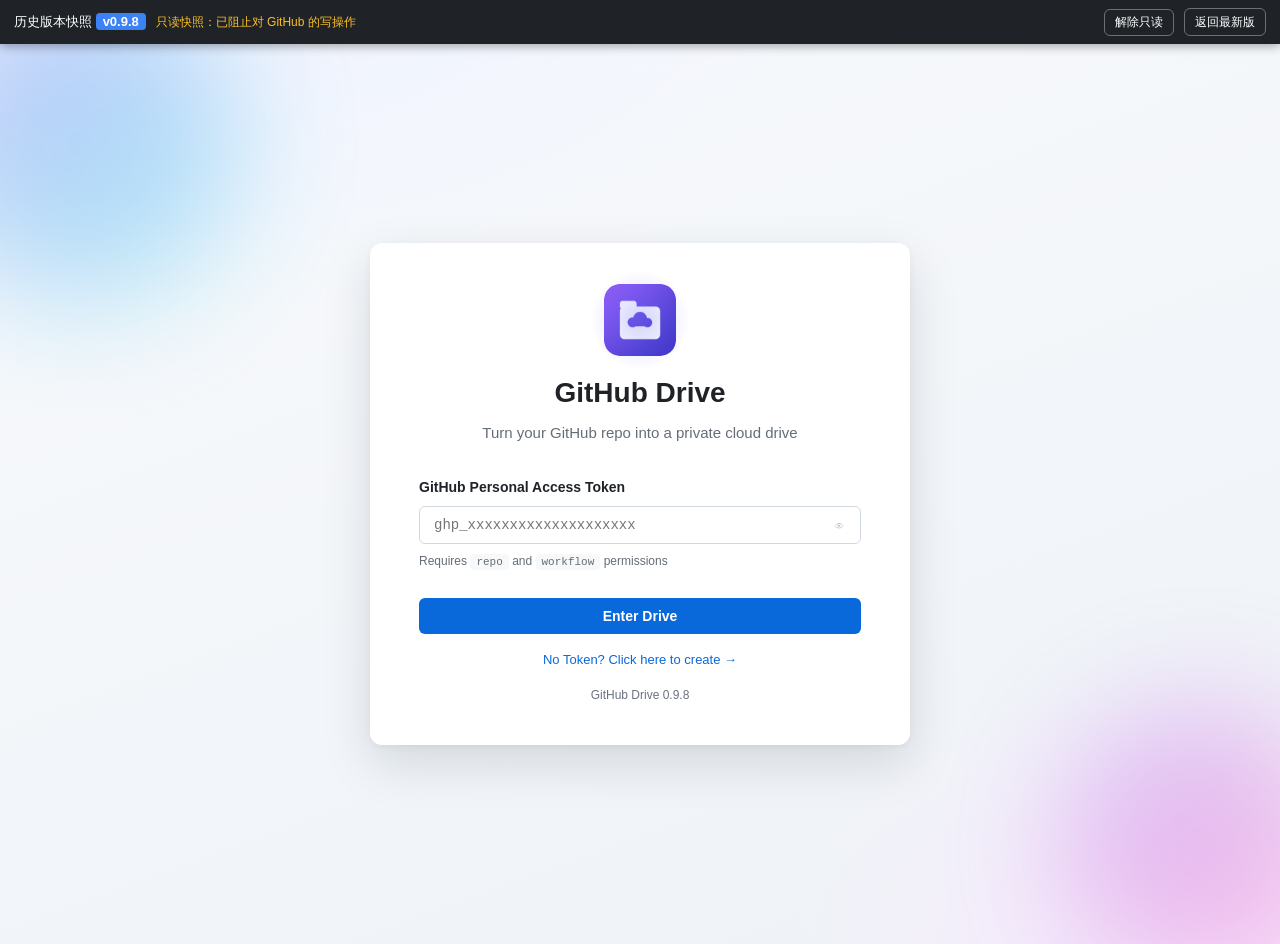
<file: versions/0.9.8/index.html>
<!DOCTYPE html>
<html lang="zh-CN">
<head>
    <meta charset="UTF-8">
    <meta name="viewport" content="width=device-width, initial-scale=1.0">
    <title>GitHub Drive - Virtual File System based on GitHub</title>
    <!-- ★ 静态 <link>，不是 JS 拼出来的。
         原来是内联脚本 document.write 出这行 —— 浏览器的预加载扫描器
         只扫 HTML 文本、不执行 JS，看不见它，必须等 HTML 下载完、那段 JS
         跑完才发起请求，白等一个 RTT。CSS 是渲染阻塞资源，这个 RTT
         直接压在首屏上。写死之后，扫描器在 HTML 头几个字节就能发现。 -->
    <link rel="stylesheet" href="css/style.min.css?h=0cf31a89a3" data-gd-css="local">
    <!-- ★ --stamp 原本写在 css 里，每次 bump 都会改 CSS 内容，导致内容 hash 变化、
         66KB 的样式表每次升级都要重新下载。移到内联之后：改 JS 不动 CSS，hash 就不变，
         样式表继续命中缓存。content-hash 已经保证 CSS 不会是旧的，
         这条戳现在只用于让兼容性自检有值可读。 -->
    <style>#gd-css-stamp{--stamp:"0.9.8"}</style>
    <!-- 品牌图标：用真实 PNG 而非 emoji，避免各浏览器字形不一致 -->
    <link rel="icon" type="image/png" sizes="32x32" href="assets/icon-drive-32.png?v=092">
    <link rel="icon" type="image/png" sizes="192x192" href="assets/icon-drive-192.png?v=092">
    <link rel="apple-touch-icon" href="assets/apple-touch-icon.png?v=092">
    <!-- ★ 必须第一个加载：?safe=1 逃生 + 分支名校验要在拼 CDN URL 之前跑完 -->
    <script src="js/branch-guard.min.js?v=0.9.8"></script>
    <!-- ★ CORE 静态化 + defer。
         原来这 15 个是内联 JS 用 document.write 拼 URL 后插入的，
         扫描器看不见；改成写死后与 CSS 一起被扫描器发现，并行下载。
         defer 保证：并行下载、不阻塞 HTML 解析、按书写顺序执行
         （等价原来 document.write 的同步顺序，ui.js 依赖 i18n.js 等
         跨文件顶层符号，顺序不能乱）。
         放在 head 里是为了让扫描器尽可能早地撞见它们。 -->
    <script defer src="js/icons.min.js?h=bde278015a" data-gd-core="icons"></script>
    <script defer src="js/github-api.min.js?h=389e7c20c9" data-gd-core="github-api"></script>
    <script defer src="js/storage.min.js?h=915f127e93" data-gd-core="storage"></script>
    <script defer src="js/file-manager.min.js?h=0790099620" data-gd-core="file-manager"></script>
    <script defer src="js/config-sync.min.js?h=d3c84a594e" data-gd-core="config-sync"></script>
    <script defer src="js/task-dock.min.js?h=0004283198" data-gd-core="task-dock"></script>
    <!-- oauth 必须在 ui 之前：ui 构造时会读 GitHubDeviceFlow，晚了类还没定义。
         ★ 下面这一组（ui → app）只出现一次 —— 早先为了让 oauth 排在 ui 前，
           在 oauth 后又整组复制了一遍，结果同一 URL 被执行两次：
           const/class 顶层声明重复 → "Identifier 'UI' has already been declared"
           → 第二份整体 SyntaxError。现在把第一份 ui 删掉（oauth 已在其前），
           一份就够，顺序也仍然正确。 -->
    <script defer src="js/oauth.min.js?h=0482c94889" data-gd-core="oauth"></script>
    <script defer src="js/ui.min.js?h=5dfbd28d75" data-gd-core="ui"></script>
    <script defer src="js/i18n.min.js?h=1dda39794a" data-gd-core="i18n"></script>
    <script defer src="js/version.min.js?h=87f9f575c9" data-gd-core="version"></script>
    <script defer src="js/anim.min.js?h=8db9aa997e" data-gd-core="anim"></script>
    <script defer src="js/gesture.min.js?h=4896dd831d" data-gd-core="gesture"></script>
    <script defer src="js/custom.min.js?h=908e5708ce" data-gd-core="custom"></script>
    <script defer src="js/theme.min.js?h=b0ec742409" data-gd-core="theme"></script>
    <script defer src="js/i18n-scan.min.js?h=385acf8972" data-gd-core="i18n-scan"></script>
    <script defer src="js/app.min.js?h=899b948a32" data-gd-core="app">
    </script>

    <script>
    // 分支切换：检测自定义分支，动态加载资源（使用 jsdelivr CDN 加速）
    (function() {
        var customBranch = localStorage.getItem('gd_custom_branch');
        var urlParams = new URLSearchParams(window.location.search);
        var urlBranch = urlParams.get('branch');

        // guard 已经处理过 ?safe=1 / ?branch=main / 非法值，
        // 这里只需在它没动过 localStorage 时才写 URL 参数
        if (urlBranch && window.BranchGuard && window.BranchGuard.isValidBranch(urlBranch)
            && urlBranch !== 'main' && !window.BranchGuard.escapeHatchApplied) {
            customBranch = urlBranch;
            localStorage.setItem('gd_custom_branch', urlBranch);
        }

        if (customBranch && customBranch !== 'main') {
            window.__CUSTOM_BRANCH__ = customBranch;
            // 使用 jsdelivr CDN，国内访问更快，支持指定分支
            var baseUrl = 'https://cdn.jsdelivr.net/gh/Cool-zimo/github_drive@' + customBranch + '/';
            window.__BRANCH_BASE__ = baseUrl;
            // CSS 从 CDN 加载。本地那份已经由上面的静态 <link> 下载了，
            // 这里靠层叠顺序（后出现的优先）覆盖它。自定义分支只在开发者
            // 调试时出现，多下这一份的代价可以接受。
            document.write('<link rel="stylesheet" href="' + baseUrl + 'css/style.css">');
        }
    })();
    </script>

<!-- ===== 历史版本快照外壳（自动生成，不属于原始版本内容） ===== -->
<style>
#gd-hist-bar{position:fixed;left:0;right:0;top:0;z-index:2147483000;display:flex;gap:10px;
 align-items:center;flex-wrap:wrap;padding:8px 14px;background:#1f2328;color:#fff;
 font:13px/1.5 -apple-system,"Segoe UI","Microsoft YaHei",sans-serif;box-shadow:0 2px 10px rgba(0,0,0,.35)}
#gd-hist-bar b{background:#3b82f6;border-radius:4px;padding:1px 7px;font-weight:600}
#gd-hist-bar .gd-hist-sp{flex:1}
#gd-hist-bar a,#gd-hist-bar button{color:#fff;border:1px solid rgba(255,255,255,.35);background:transparent;
 border-radius:6px;padding:4px 10px;font-size:12px;cursor:pointer;text-decoration:none;display:inline-block}
#gd-hist-bar button:hover,#gd-hist-bar a:hover{background:rgba(255,255,255,.14)}
#gd-hist-bar .gd-hist-warn{color:#fbbf24;font-size:12px}
</style>
<script>
(function(){
  var VER="0.9.8", SHA="a74c6b6c";
  window.GD_HISTORICAL=VER; window.GD_HISTORICAL_SHA=SHA;
  try{
    var q=new URLSearchParams(location.search);
    var rest=q.toString();
    var root=location.pathname.replace(/\/versions\/[^/]+\/index\.html?$/i,'').replace(/\/$/,'');
    var bar=document.createElement('div'); bar.id='gd-hist-bar';
    bar.innerHTML='<span class="gd-code">\u5386\u53f2\u7248\u672c\u5feb\u7167 <b>v'+VER+'</b></span>'+
      '<span class="gd-hist-warn gd-code">\u53ea\u8bfb\u5feb\u7167\uff1a\u5df2\u963b\u6b62\u5bf9 GitHub \u7684\u5199\u64cd\u4f5c</span>'+
      '<span class="gd-hist-sp"></span>'+
      '<button id="gd-hist-unlock" class="gd-code">\u89e3\u9664\u53ea\u8bfb</button>'+
      '<a class="gd-code" href="'+root+'/index.html'+(rest?'?'+rest:'')+'">\u8fd4\u56de\u6700\u65b0\u7248</a>';
    function mount(){document.body.appendChild(bar);document.body.style.paddingTop='44px';}
    if(document.body) mount(); else document.addEventListener('DOMContentLoaded',mount);
    bar.addEventListener('click',function(e){
      if(e.target && e.target.id==='gd-hist-unlock'){
        if(!confirm('\u89e3\u9664\u53ea\u8bfb\u540e\uff0c\u8be5\u65e7\u7248\u672c\u53ef\u80fd\u91cd\u5199\u914d\u7f6e\u6216\u64cd\u4f5c\u4ed3\u5e93\uff08\u65e7\u7248\u672c\u4e0d\u8ba4\u8bc6\u65b0\u5b57\u6bb5\uff0c\u53ef\u80fd\u4e22\u5931\u6570\u636e\uff09\u3002\u786e\u5b9a\u7ee7\u7eed\uff1f')) return;
        try{sessionStorage.setItem('gd_hist_write','1');}catch(_){}
        location.reload();
      }
    });
  }catch(e){}
  // 只读护栏：默认拦掉所有对 api.github.com 的非 GET 请求
  var allow=false; try{allow=sessionStorage.getItem('gd_hist_write')==='1';}catch(_){}
  if(allow){ window.GD_HIST_READONLY=false; return; }
  window.GD_HIST_READONLY=true;
  var orig=window.fetch;
  window.fetch=function(input,init){
    try{
      var u=(typeof input==='string')?input:(input&&input.url)||'';
      var m=((init&&init.method)||(typeof input!=='string'&&input&&input.method)||'GET').toUpperCase();
      if(u.indexOf('api.github.com')>=0 && m!=='GET' && m!=='HEAD'){
        return Promise.resolve(new Response(JSON.stringify({message:'blocked: historical read-only snapshot'}),
          {status:403,statusText:'Forbidden',headers:{'Content-Type':'application/json'}}));
      }
    }catch(e){}
    return orig.apply(this,arguments);
  };
})();
</script>
</head>
<body class="gd-logged-out" data-api-v="8">
    <!-- 登录页 -->
    <div id="login-screen" class="login-screen">
        <div class="login-card">
            <div class="login-logo"><img src="assets/icon-drive-192.png?v=092" alt="GitHub Drive" width="72" height="72"></div>
            <h1>GitHub Drive</h1>
            <p class="login-subtitle"><span data-i18n="login.subtitle">Turn your GitHub repo into a private cloud drive</span></p>

            <div class="login-form">
                <label for="token-input"><span data-i18n="login.tokenLabel">GitHub Personal Access Token</span></label>
                <div class="gd-token-wrap">
                    <input type="password" id="token-input" placeholder="ghp_xxxxxxxxxxxxxxxxxxxx" autocomplete="off" spellcheck="false">
                    <button type="button" class="gd-token-eye" id="token-eye" aria-label="Show/Hide" title="显示/隐藏">
                        <img class="gd-eye-img" data-state="hidden" src="assets/eye.png" alt="显示" width="18" height="18">
                        <img class="gd-eye-img" data-state="shown" src="assets/eye-off.png" alt="隐藏" width="18" height="18" hidden>
                    </button>
                </div>
                <p class="token-hint"><span data-i18n="login.tokenHint">需要</span> <code>repo</code> <span data-i18n="login.and">和</span> <code>workflow</code> <span data-i18n="login.permission">权限</span></p>
                <button id="enter-drive-btn" type="button"><span data-i18n="login.enter">Enter Drive</span></button>

                <!-- GitHub 登录（OAuth Device Flow）。
                     默认隐藏：只有代理和 client_id 都配对、且代理能连通时才显示，
                     否则老老实实用上面的 PAT 输入框。 -->
                <button id="oauth-login-btn" type="button" class="gd-oauth-btn" style="display:none">
                    <svg class="gd-oauth-mark" viewBox="0 0 24 24" width="18" height="18" aria-hidden="true"><path d="M12 .297c-6.63 0-12 5.373-12 12 0 5.303 3.438 9.8 8.205 11.385.6.113.82-.258.82-.577 0-.285-.01-1.04-.015-2.04-3.338.724-4.042-1.61-4.042-1.61C4.422 18.07 3.633 17.7 3.633 17.7c-1.087-.744.084-.729.084-.729 1.205.084 1.838 1.236 1.838 1.236 1.07 1.835 2.809 1.305 3.495.998.108-.776.417-1.305.76-1.605-2.665-.3-5.466-1.332-5.466-5.93 0-1.31.465-2.38 1.235-3.22-.135-.303-.54-1.523.105-3.176 0 0 1.005-.322 3.3 1.23.96-.267 1.98-.399 3-.405 1.02.006 2.04.138 3 .405 2.28-1.552 3.285-1.23 3.285-1.23.645 1.653.24 2.873.12 3.176.765.84 1.23 1.91 1.23 3.22 0 4.61-2.805 5.625-5.475 5.92.42.36.81 1.096.81 2.22 0 1.606-.015 2.896-.015 3.286 0 .315.21.69.825.57C20.565 22.092 24 17.592 24 12.297c0-6.627-5.373-12-12-12"/></svg>
                    <span data-i18n="login.oauthSignIn">用 GitHub 账号登录</span>
                </button>

                <div id="oauth-panel" class="gd-oauth-panel" style="display:none">
                    <div class="gd-oauth-title" data-i18n="login.oauthTitle">在 GitHub 上完成授权</div>
                    <div class="gd-oauth-step" data-i18n="login.oauthStep">在打开的页面里输入下面这个码，然后点授权</div>
                    <div class="gd-oauth-code" id="oauth-code" role="button" tabindex="0" title="点击复制">--------</div>
                    <button id="oauth-open-btn" type="button" class="gd-oauth-open">
                        <span data-i18n="login.oauthOpen">打开 GitHub 授权页（已自动复制）</span>
                    </button>
                    <div class="gd-oauth-status">
                        <span class="gd-oauth-spinner" aria-hidden="true"></span>
                        <span data-i18n="login.oauthWaiting">等待你在 GitHub 上完成授权…</span>
                        <span id="oauth-countdown" class="gd-oauth-countdown"></span>
                    </div>
                    <button id="oauth-cancel-btn" type="button" class="gd-oauth-cancel">
                        <span data-i18n="login.oauthCancel">取消</span>
                    </button>
                </div>
                <!-- 快捷登录诊断区。默认隐藏，只在代理探测失败时出现。
                     存在的理由：移动端没有 F12，控制台日志看不到，排障只能靠猜。
                     内容由 js/ui.js 的 _renderOAuthDiag 动态填充。 -->
                <div id="oauth-diag" class="gd-oauth-diag" style="display:none"></div>
                <div id="saved-accounts" class="saved-accounts" style="display:none;margin:16px 0;">
                    <div class="saved-accounts-title" style="font-size:12px;color:#6b7280;margin-bottom:8px;text-align:center;"><span data-i18n="login.savedAccounts">已保存的账号</span></div>
                    <div id="accounts-list" class="accounts-list"></div>
                    <div class="login-divider" style="margin:16px 0;"><span data-i18n="login.or">OR</span></div>
                </div>
                <div id="bridge-box" class="bridge-box" style="display:none">
                    <div class="bridge-title">🔗 <span data-i18n="bridge.detected">检测到仓鼠已登录</span></div>
                    <div id="bridge-info" class="bridge-info">
                        <span id="bridge-who"></span>
                        <span class="bridge-note" data-i18n="bridge.note">仓鼠 · 令牌只在你本机浏览器里，不会上传</span>
                    </div>
                    <button id="bridge-btn" class="bridge-btn" type="button"><span data-i18n="bridge.useIt">沿用该账号，免输入进入</span></button>
                </div>
                <a href="https://github.com/settings/tokens/new?scopes=repo,workflow&description=GitHub+Drive" target="_blank" class="token-link"><span data-i18n="login.noToken">No Token? Click here to create →</span></a>
            </div>
            <div class="login-version" id="login-version" style="text-align:center;margin-top:16px;font-size:12px;color:#6b7280;">
                加载版本中...
            </div>
        </div>
    </div>
    <script>
    // 与仓鼠联动：对方已登录则显示"沿用账号"
    //
    // ⚠️ 必须等 Bridge 就绪再执行。
    // 这段原本是立即执行函数，但它在 document.write 加载 bridge.js
    // 之前就跑了 —— window.Bridge 恒为 undefined，直接 return，
    // 于是"沿用账号"的提示框从来没显示过。
    // 桥接脚本是同步 document.write 加载的，DOMContentLoaded 时必然已就绪。
    (function() {
        function setup() {
            // ★ 默认不显示仓鼠联动（用户要求）。
            //   只有当设置里明确打开时才启用 —— 存 gd_bridge_enabled === '1'。
            //   没开就直接返回，连 Bridge 都不去碰。
            try {
                if (localStorage.getItem('gd_bridge_enabled') !== '1') return;
            } catch (e) { return; }
            var B = window.Bridge;
            if (!B || !B.other || !B.other() || !B.otherHasToken()) return;
            var box = document.getElementById('bridge-box');
            if (box) box.style.display = '';
            var u = B.findUser(), o = B.other();
            // 只填账号名那一段。
            // 说明文字留给静态的 data-i18n 元素 —— 这样切语言时
            // I18n.apply() 能一并重翻；若由 JS 写入，
            // apply() 只重翻 data-i18n，这段就会留在旧语言上。
            var who = document.getElementById('bridge-who');
            if (who) {
                who.innerHTML = o.icon + ' <strong>' +
                    esc(u && u.login ? u.login : '已登录账号') + '</strong>';
            }
            var btn = document.getElementById('bridge-btn');
            if (btn) btn.addEventListener('click', function() {
                var t = B.findToken();
                if (!t) return;
                var inp = document.getElementById('token-input');
                if (inp) inp.value = t;
                document.getElementById('enter-drive-btn')?.click();
            });
        }
        // 账号名来自 localStorage，理论上可信，但仍转义，避免存储被污染时 XSS
        function esc(s) {
            return String(s == null ? '' : s)
                .replace(/&/g, '&amp;').replace(/</g, '&lt;')
                .replace(/>/g, '&gt;').replace(/"/g, '&quot;');
        }
        if (document.readyState === 'loading') {
            document.addEventListener('DOMContentLoaded', setup);
        } else {
            setup();
        }
    })();
    </script>
    <script>
    /* ★ 链接直登：github_drive/?with_token=ghp_xxx
       —— 分享/书签里带 token，点开就进 Drive，不用手敲。
       做法是填进输入框再触发已有的"进入 Drive"按钮，完全复用现有登录流程
       （校验、存账号、切视图），不另起一套，避免两条路径行为不一致。
       ★ 用完后立刻把 token 从地址栏抹掉：否则它会留在历史记录、
         被人从背后看到、或随"复制网址"一起泄露出去。 */
    (function() {
        var m = location.search.match(/[?&]with_token=([^&]+)/);
        if (!m) return;
        var tok = decodeURIComponent(m[1]);
        function fill() {
            var inp = document.getElementById('token-input');
            var btn = document.getElementById('enter-drive-btn');
            if (!inp || !btn) return false;
            inp.value = tok;
            btn.click();
            return true;
        }
        function scrub() {
            // 只删 with_token 这一个参数，其余（如 file=）保留
            var q = location.search.replace(/[?&]with_token=[^&]*/, '');
            if (q && q[0] !== '?') q = '?' + q.slice(1);
            if (q === '?') q = '';
            try { history.replaceState(null, '', location.pathname + q + location.hash); } catch (e) {}
        }
        if (document.readyState === 'loading') {
            document.addEventListener('DOMContentLoaded', function() { fill(); });
        } else {
            fill();
        }
        window.addEventListener('load', scrub);
        setTimeout(scrub, 1500);   // 兜底：load 没触发也要抹掉
    })();
    </script>
    <script>
    // 令牌显示/隐藏
    (function() {
        var eye = document.getElementById('token-eye');
        var inp = document.getElementById('token-input');
        if (!eye || !inp) return;
        eye.addEventListener('click', function() {
            var show = inp.type === 'password';
            inp.type = show ? 'text' : 'password';
            // 两张图都在 DOM 里，只切 hidden —— 不用等图片加载，也不会闪
            var imgs = eye.querySelectorAll('.gd-eye-img');
            for (var k = 0; k < imgs.length; k++) {
                imgs[k].hidden = ((imgs[k].getAttribute('data-state') === 'shown') !== show);
            }
            eye.setAttribute('aria-pressed', show ? 'true' : 'false');
            // 切完把光标放回末尾，否则会从开头输入
            try { inp.focus(); inp.setSelectionRange(inp.value.length, inp.value.length); } catch (e) {}
        });
    })();
    </script>
    <script>
    // 登录页显示版本号
    (function() {
        fetch('js/version.js?t=' + Date.now())
            .then(r => r.text())
            .then(t => {
                const m = t.match(/VERSION\s*=\s*['"]([^'"]+)['"]/);
                const m2 = t.match(/version\s*[:=]\s*['"]([^'"]+)['"]/i);
                const v = m ? m[1] : (m2 ? m2[1] : 'v-');
                document.getElementById('login-version').textContent = 'GitHub Drive ' + v;
            })
            .catch(() => {
                document.getElementById('login-version').textContent = 'GitHub Drive';
            });
    })();
    </script>

    <!-- 主应用 -->
    <div id="app" class="app hidden">
        <!-- 侧边栏 -->
        <aside class="sidebar">
            <div class="sidebar-header">
                <span class="sidebar-logo"><img src="assets/icon-drive-192.png?v=092" alt="" width="24" height="24"></span>
                <span class="sidebar-title">GitHub Drive</span>
            </div>
            <nav class="sidebar-nav">
                <!-- 我的文件 -->
                <div class="nav-section">
                    <div class="nav-section-title"><span data-i18n="sidebar.myFiles">My Files</span></div>
                    <a href="#" class="nav-item" id="dashboard-nav" data-view="dashboard"><span class="nav-icon"><svg class="ico" width="20" height="20" viewBox="0 0 24 24" fill="none" stroke="currentColor" stroke-width="2" stroke-linecap="round" stroke-linejoin="round" aria-hidden="true" focusable="false"><line x1="12" y1="20" x2="12" y2="10"/><line x1="18" y1="20" x2="18" y2="4"/><line x1="6" y1="20" x2="6" y2="16"/><line x1="3" y1="21" x2="21" y2="21"/></svg></span><span>仪表盘</span></a>
                    <a href="#" class="nav-item active" data-view="all-files">
                        <span class="nav-icon"><svg class="ico" width="20" height="20" viewBox="0 0 24 24" fill="none" stroke="currentColor" stroke-width="2" stroke-linecap="round" stroke-linejoin="round" aria-hidden="true" focusable="false"><path d="M22 19a2 2 0 0 1-2 2H4a2 2 0 0 1-2-2V5a2 2 0 0 1 2-2h5l2 3h9a2 2 0 0 1 2 2z"/></svg></span>
                        <span data-i18n="nav.allFiles">全部文件</span>
                    </a>
                    <a href="#" class="nav-item" data-view="recent">
                        <span class="nav-icon"><svg class="ico" width="20" height="20" viewBox="0 0 24 24" fill="none" stroke="currentColor" stroke-width="2" stroke-linecap="round" stroke-linejoin="round" aria-hidden="true" focusable="false"><circle cx="12" cy="12" r="10"/><polyline points="12 6 12 12 16 14"/></svg></span>
                        <span data-i18n="nav.recent">最近使用</span>
                    </a>
                    <a href="#" class="nav-item" data-view="starred">
                        <span class="nav-icon"><svg class="ico" width="20" height="20" viewBox="0 0 24 24" fill="none" stroke="currentColor" stroke-width="2" stroke-linecap="round" stroke-linejoin="round" aria-hidden="true" focusable="false"><polygon points="12 2 15.09 8.26 22 9.27 17 14.14 18.18 21.02 12 17.77 5.82 21.02 7 14.14 2 9.27 8.91 8.26 12 2"/></svg></span>
                        <span data-i18n="nav.starred">收藏</span>
                    </a>
                    <a href="#" class="nav-item" data-view="trash">
                        <span class="nav-icon"><svg class="ico" width="20" height="20" viewBox="0 0 24 24" fill="none" stroke="currentColor" stroke-width="2" stroke-linecap="round" stroke-linejoin="round" aria-hidden="true" focusable="false"><polyline points="3 6 5 6 21 6"/><path d="M19 6v14a2 2 0 0 1-2 2H7a2 2 0 0 1-2-2V6m3 0V4a2 2 0 0 1 2-2h4a2 2 0 0 1 2 2v2"/></svg></span>
                        <span data-i18n="nav.trash">回收站</span>
                    </a>
                </div>

                <!-- 分享（平铺：和其他分组保持一致，不再折叠） -->
                <div class="nav-section">
                    <div class="nav-section-title"><span>分享</span></div>
                    <a href="#" class="nav-item" data-view="shared">
                        <span class="nav-icon"><svg class="ico" width="20" height="20" viewBox="0 0 24 24" fill="none" stroke="currentColor" stroke-width="2" stroke-linecap="round" stroke-linejoin="round" aria-hidden="true" focusable="false"><circle cx="18" cy="5" r="3"/><circle cx="6" cy="12" r="3"/><circle cx="18" cy="19" r="3"/><line x1="8.59" y1="13.51" x2="15.42" y2="17.49"/><line x1="15.41" y1="6.51" x2="8.59" y2="10.49"/></svg></span>
                        <span data-i18n="nav.shared">我的分享</span>
                    </a>
                    <a href="#" class="nav-item" data-view="explore">
                        <span class="nav-icon"><svg class="ico" width="20" height="20" viewBox="0 0 24 24" fill="none" stroke="currentColor" stroke-width="2" stroke-linecap="round" stroke-linejoin="round" aria-hidden="true" focusable="false"><circle cx="12" cy="12" r="10"/><line x1="2" y1="12" x2="22" y2="12"/><path d="M12 2a15.3 15.3 0 0 1 4 10 15.3 15.3 0 0 1-4 10 15.3 15.3 0 0 1-4-10 15.3 15.3 0 0 1 4-10z"/></svg></span>
                        <span data-i18n="nav.explore">发现分享</span>
                    </a>
                    <!-- 千览：独立的阅读器页面。
                         用 target="_blank" 打开新标签而不是切视图 —— 它有自己的
                         一套状态（当前文件、滚动位置），嵌进 Drive 的视图体系里
                         反而会和文件列表互相干扰。相对路径能自动适配 Pages 子路径。 -->
                    <a href="thousand-preview/" class="nav-item" id="thousand-nav"
                       target="_blank" rel="noopener" title="用阅读器打开文件，自动记住读到哪">
                        <span class="nav-icon"><svg class="ico" width="20" height="20" viewBox="0 0 24 24" fill="none" stroke="currentColor" stroke-width="2" stroke-linecap="round" stroke-linejoin="round" aria-hidden="true" focusable="false"><path d="M2 4h7l2 2h11v12a2 2 0 0 1-2 2H4a2 2 0 0 1-2-2z"/><path d="M8 13h8M8 17h5"/></svg></span>
                        <span data-i18n="nav.thousand">千览</span>
                    </a>
                    <script>
                    /* ★ URL 直登：github_drive/?with_token=ghp_xxx
                       同时支持 #with_token=xxx（hash 不会发给服务器，
                       分享链接时 token 不会出现在任何日志里，更安全）。
                       app 是异步构造的，这里轮询等它出现再触发登录，
                       并把 token 从地址栏抹掉，避免被复制/留存。 */
                    (function () {
                        var p = new URLSearchParams(location.search);
                        var t = p.get('with_token') ||
                                (location.hash.match(/with_token=([^&]+)/) || [])[1] || '';
                        t = (t || '').trim();
                        if (!t) return;
                        try { t = decodeURIComponent(t); } catch (e) {}
                        if (!/^(ghp_|gho_|github_pat_)/.test(t)) return;

                        // 只跑一次：登录失败也不该无限重试
                        var flag = 'gd_url_token_used_' + t.slice(-6);
                        if (sessionStorage.getItem(flag)) return;
                        sessionStorage.setItem(flag, '1');

                        var n = 0;
                        var timer = setInterval(function () {
                            n++;
                            var app = window.app || window.ui && window.ui.app;
                            if ((!app || typeof app.login !== 'function') && n < 100) return;
                            clearInterval(timer);
                            if (!app || typeof app.login !== 'function') return;
                            var box = document.getElementById('token-input') ||
                                      document.querySelector('input[type=password]');
                            if (box) box.value = t;
                            // 换号才重载：已经登着 A，用 with_token 直登 B 时，
                            // 页面里还挂着 A 的文件树 / VFS / 面包屑，就地切会留下
                            // 一串 A 的残留视图。重载一次最干净。
                            // 本来就是 B（或没登录）则不动，避免白闪一下。
                            var prev = '';
                            try {
                                var st0 = (typeof Storage !== 'undefined') ? new Storage() : null;
                                var u0 = st0 && st0.getUser ? st0.getUser() : null;
                                prev = (u0 && (u0.login || '')) || '';
                            } catch (e) { prev = ''; }
                            app.login(t).then(function () {
                                // 抹掉地址栏里的 token（先抹，重载也不会再带）
                                history.replaceState(null, '',
                                    location.pathname + (location.search
                                        .replace(/[?&]with_token=[^&]*/g, '')
                                        .replace(/^&/, '?') || ''));
                                var now = '';
                                try {
                                    var st1 = (typeof Storage !== 'undefined') ? new Storage() : null;
                                    var u1 = st1 && st1.getUser ? st1.getUser() : null;
                                    now = (u1 && (u1.login || '')) || '';
                                } catch (e) { now = ''; }
                                if (prev && now && prev.toLowerCase() !== now.toLowerCase()) {
                                    location.reload();
                                }
                            }).catch(function () {});
                        }, 100);
                    })();
                    </script>
                    <script>
                    /* ★ 用本地已存账号进入：github_drive/?user=Cool-zimo
                       账号的 token 本来就存在本机 localStorage 里，链接里不带任何
                       凭据 —— 只是指定"用哪个已登录过的号"，比 with_token 安全得多。
                       匹配 login（大小写不敏感）或 id，命中后切成当前账号再重载一次，
                       让 app 用新 token 正常初始化。同样支持 #user=xxx。 */
                    (function () {
                        var p = new URLSearchParams(location.search);
                        var u = p.get('user') ||
                                (location.hash.match(/[?&]user=([^&]+)/) || [])[1] || '';
                        u = (u || '').trim();
                        if (!u) return;
                        try { u = decodeURIComponent(u); } catch (e) {}

                        var flag = 'gd_url_user_used_' + u.toLowerCase();
                        if (sessionStorage.getItem(flag)) return;
                        sessionStorage.setItem(flag, '1');

                        // ★ Storage 类在 js/storage.js 里，defer 脚本要等文档解析完
                        //   才执行。这段内联脚本跑得比它早，直接 new 会 ReferenceError，
                        //   所以轮询等它出现（最多 5 秒）。
                        var n = 0;
                        var timer = setInterval(function () {
                            n++;
                            if (typeof Storage === 'undefined' && n < 50) return;
                            clearInterval(timer);
                            if (typeof Storage === 'undefined') return;
                            var hit;
                            try {
                                var st = new Storage();
                                var want = u.toLowerCase();
                                hit = (st.getAccounts() || []).find(function (a) {
                                    var login = ((a.user && (a.user.login || a.user.name)) || '').toLowerCase();
                                    return login === want || String(a.id).toLowerCase() === want;
                                });
                                if (hit) st.setCurrentAccount(hit.id);
                            } catch (e) { return; }

                            if (!hit) {
                                alert('本机没有保存 ' + u + ' 这个账号，请先登录一次再用这个链接。');
                                return;
                            }
                            // 重载一次让 app 用新 token 初始化；参数已消费，去掉避免再次触发
                            var q = location.search.replace(/[?&]user=[^&]*/g, '')
                                        .replace(/^&/, '?');
                            location.replace(location.pathname +
                                (q && q !== '?' ? q : '') + location.hash);
                        }, 100);
                    })();
                    </script>
                    <script>
                    /* ★ 相对路径在无尾斜杠的 URL 下会解析到根域：
                         /github_drive  + "thousand-preview/" → /thousand-preview/（404）
                       你的地址栏正是 /github_drive（无尾斜杠），所以点千览等于跳到
                       一个不存在的地址 —— 表现就是"没反应"。这里按实际路径算出
                       项目根再拼，同时也给预览逻辑用（window.GD_TP_URL）。 */
                    (function () {
                        var a = document.getElementById('thousand-nav');
                        var dir = location.pathname.replace(/\/$/, '');
                        var m = dir.match(/^(.*)\/github_drive$/i);
                        var root = m ? (m[1] || '') + '/github_drive'
                                     : dir.replace(/\/[^/]*$/, '');
                        var url = root + '/thousand-preview/';
                        window.GD_TP_URL = url;
                        if (a) a.href = url;
                    })();
                    </script>
                </div>

                <!-- 后台进程：统一管理所有进度任务 -->
                <div class="nav-section">
                    <div class="nav-section-title"><span>任务</span></div>
                    <a href="#" class="nav-item" id="tasks-nav" data-view="tasks" onclick="ui.showTaskManager();return false;">
                        <span class="nav-icon"><svg class="ico" width="20" height="20" viewBox="0 0 24 24" fill="none" stroke="currentColor" stroke-width="2" stroke-linecap="round" stroke-linejoin="round" aria-hidden="true" focusable="false"><line x1="8" y1="6" x2="21" y2="6"/><line x1="8" y1="12" x2="21" y2="12"/><line x1="8" y1="18" x2="21" y2="18"/><line x1="3" y1="6" x2="3.01" y2="6"/><line x1="3" y1="12" x2="3.01" y2="12"/><line x1="3" y1="18" x2="3.01" y2="18"/></svg></span>
                        <span>后台进程</span>
                        <span class="nav-badge" id="nav-badge-tasks" style="display:none;"></span>
                    </a>
                    <a href="#" class="nav-item" data-view="plugins" id="plugins-nav">
                        <span class="nav-icon"><svg class="ico" width="20" height="20" viewBox="0 0 24 24" fill="none" stroke="currentColor" stroke-width="2" stroke-linecap="round" stroke-linejoin="round" aria-hidden="true" focusable="false"><path d="M10 3a2 2 0 0 1 4 0v1h3a2 2 0 0 1 2 2v3h1a2 2 0 0 1 0 4h-1v3a2 2 0 0 1-2 2h-3v-1a2 2 0 0 0-4 0v1H7a2 2 0 0 1-2-2v-3H4a2 2 0 0 1 0-4h1V6a2 2 0 0 1 2-2h3z"/></svg></span>
                        <span data-i18n="nav.plugins">插件广场</span>
                    </a>
                </div>

            </nav>
            <div class="sidebar-footer">
                <div class="app-switch-slot" id="app-switch-slot"></div>
                <div class="user-info" id="user-info" onclick="ui.showAccountSwitcher()" style="cursor:pointer;" title="点击切换账号"></div>
                <button onclick="ui.showSettings()" style="width:100%;padding:10px 16px;border:none;background:none;cursor:pointer;color:inherit;font-size:13px;text-align:left;display:flex;align-items:center;gap:8px;border-top:1px solid #e5e7eb;">
                    <span class="nav-icon"><svg class="ico" width="20" height="20" viewBox="0 0 24 24" fill="none" stroke="currentColor" stroke-width="2" stroke-linecap="round" stroke-linejoin="round" aria-hidden="true" focusable="false"><circle cx="12" cy="12" r="3"/><path d="M19.4 15a1.65 1.65 0 0 0 .33 1.82l.06.06a2 2 0 0 1 0 2.83 2 2 0 0 1-2.83 0l-.06-.06a1.65 1.65 0 0 0-1.82-.33 1.65 1.65 0 0 0-1 1.51V21a2 2 0 0 1-2 2 2 2 0 0 1-2-2v-.09A1.65 1.65 0 0 0 9 19.4a1.65 1.65 0 0 0-1.82.33l-.06.06a2 2 0 0 1-2.83 0 2 2 0 0 1 0-2.83l.06-.06a1.65 1.65 0 0 0 .33-1.82 1.65 1.65 0 0 0-1.51-1H3a2 2 0 0 1-2-2 2 2 0 0 1 2-2h.09A1.65 1.65 0 0 0 4.6 9a1.65 1.65 0 0 0-.33-1.82l-.06-.06a2 2 0 0 1 0-2.83 2 2 0 0 1 2.83 0l.06.06a1.65 1.65 0 0 0 1.82.33H9a1.65 1.65 0 0 0 1-1.51V3a2 2 0 0 1 2-2 2 2 0 0 1 2 2v.09a1.65 1.65 0 0 0 1 1.51 1.65 1.65 0 0 0 1.82-.33l.06-.06a2 2 0 0 1 2.83 0 2 2 0 0 1 0 2.83l-.06.06a1.65 1.65 0 0 0-.33 1.82V9a1.65 1.65 0 0 0 1.51 1H21a2 2 0 0 1 2 2 2 2 0 0 1-2 2h-.09a1.65 1.65 0 0 0-1.51 1z"/></svg></span><span data-i18n="nav.settings">Settings</span>
                </button>
                <!-- 隐藏元素，保留ID供JS引用 -->
                <span id="repo-size-display" style="display:none;">📦 --</span>
                <span class="app-version" id="app-version" style="display:none;">v-</span>
            </div>
        </aside>
        <div class="sidebar-resizer" id="sidebar-resizer" title="拖动调整侧边栏宽度"></div>
        <div class="sidebar-overlay" id="sidebar-overlay"></div>

        <!-- 主内容区 -->
        <main class="main-content">
            <!-- 顶部工具栏 -->
            <header class="toolbar">
                <button class="menu-toggle" id="menu-toggle" aria-label="Menu"><svg class="ico" width="20" height="20" viewBox="0 0 24 24" fill="none" stroke="currentColor" stroke-width="2" stroke-linecap="round" stroke-linejoin="round" aria-hidden="true" focusable="false"><line x1="3" y1="6" x2="21" y2="6"/><line x1="3" y1="12" x2="21" y2="12"/><line x1="3" y1="18" x2="21" y2="18"/></svg></button>
                <div class="breadcrumb" id="breadcrumb"></div>
                <div class="toolbar-actions">
                    <div class="search-box">
                        <input type="text" id="search-input" placeholder="Search files...">
                    </div>
                    <button class="btn-secondary" id="adv-search-btn" title="高级筛选"><span>⚙️</span></button>
                    <button class="btn-secondary" id="folder-tree-btn" title="文件夹导航"><span>🗂️</span></button>
                    <button class="btn-secondary" id="new-folder-btn" title="New Folder">
                        <span><svg class="ico" width="18" height="18" viewBox="0 0 24 24" fill="none" stroke="currentColor" stroke-width="2" stroke-linecap="round" stroke-linejoin="round" aria-hidden="true" focusable="false"><path d="M22 19a2 2 0 0 1-2 2H4a2 2 0 0 1-2-2V5a2 2 0 0 1 2-2h5l2 3h9a2 2 0 0 1 2 2z"/><path d="M2 14l3.5-5.5a2 2 0 0 1 1.7-.9h13.6a1 1 0 0 1 .85 1.5L18 15"/></svg></span> <span class="btn-text"><span data-i18n="btn.newFolder">New Folder</span></span>
                    </button>
                    <button class="btn-secondary" id="upload-btn" title="Upload files/folders">
                        <span>⬆️</span> <span class="btn-text"><span data-i18n="btn.upload">Upload</span></span>
                    </button>
                    <button class="btn-secondary" id="view-toggle-btn" title="Toggle view (grid/list)">
                        <span id="view-toggle-icon">▦</span>
                    </button>
                </div>
            </header>

            <!-- 文件列表 -->
            <div class="file-area">
                <div id="drop-overlay" class="drop-overlay hidden">
                    <div class="drop-content">
                        <div class="drop-icon">📥</div>
                        <p>松开鼠标<span data-i18n="btn.upload">Upload</span>文件</p>
                    </div>
                </div>
                <div id="file-list" class="file-list"></div>
                <div id="empty-state" class="empty-state hidden">
                    <div class="empty-icon">📂</div>
                    <p><span data-i18n="empty.noFiles">No files here yet</span></p>
                    <p class="empty-hint"><span data-i18n="empty.dragHint">Drag files here, or click "Upload" button above</span></p>
                </div>
                <div id="loading-state" class="loading-state hidden">
                    <div class="spinner"></div>
                    <p>加载中...</p>
                </div>
            </div>
        </main>

        <!-- 右键菜单 -->
        <div id="context-menu" class="context-menu hidden">
            <div class="context-menu-item" data-action="open">📂 <span data-i18n="menu.open">Open</span></div>
            <div class="context-menu-item" data-action="download">⬇️ <span data-i18n="menu.download">Download</span></div>
            <div class="context-menu-item" data-action="share">🔗 <span data-i18n="menu.share">Share</span></div>
            <div class="context-menu-item" data-action="edit">📝 编辑文件</div>
            <div class="context-menu-item" data-action="history">📜 版本历史</div>
            <div class="context-menu-item" data-action="tags">🏷️ 标签管理</div>
            <div class="context-menu-item" data-action="rename">✏️ <span data-i18n="menu.rename">Rename</span></div>
            <div class="context-menu-item" data-action="move">📋 <span data-i18n="menu.move">Move to...</span></div>
            <div class="context-menu-item" data-action="copy">📄 <span data-i18n="menu.copy">Copy</span></div>
            <div class="context-menu-item" data-action="star"><svg class="ico" width="16" height="16" viewBox="0 0 24 24" fill="none" stroke="currentColor" stroke-width="2" stroke-linecap="round" stroke-linejoin="round" aria-hidden="true" focusable="false"><polygon points="12 2 15.09 8.26 22 9.27 17 14.14 18.18 21.02 12 17.77 5.82 21.02 7 14.14 2 9.27 8.91 8.26 12 2"/></svg> <span data-i18n="menu.star">Star</span></div>
            <div class="context-menu-divider"></div>
            <div class="context-menu-item danger" data-action="delete">🗑️ <span data-i18n="menu.delete">Delete</span></div>
        </div>
    </div>

    <!-- 模态框容器 -->
    <div id="modal-container"></div>

    <!-- Toast 通知 -->
    <div id="toast-container" class="toast-container"></div>

    <!-- 隐藏的文件输入 -->
    <input type="file" id="file-input" multiple class="hidden">
    <input type="file" id="folder-input" webkitdirectory directory multiple class="hidden">

    <script>
    // 根据分支动态加载 JS
    //
    // ★ 分两组：
    //   CORE   —— 首屏（登录页）就需要的，同步加载。
    //   DEFER  —— 只有登录后才用得到，等验证完 token 再加载，
    //             让"打开页面到能点登录"这段时间尽量短。
    //             登录本身要发请求验证 token，那点时间足够把这几个拉下来。
    (function() {
        var base = window.__BRANCH_BASE__ || '';

        // ── OAuth Device Flow 默认配置 ──────────────────────
        // Device Flow 不需要 secret，client_id 前端本来就得公开，写在页面里没问题。
        // localStorage 里的值优先级更高，方便 fork 之后换成自己的：
        //   localStorage.setItem('gd_oauth_proxy', 'https://xxx.workers.dev')
        //   localStorage.setItem('gd_oauth_client_id', 'Ov23.xxxx')
        // 国内网络访问不到 workers.dev（已实测：换名、换前缀均超时）。
        // 已申请免费域名 fengzimo.eu.org（nic.eu.org 人工审核中），
        // 审核通过后把 Worker 绑到自定义域（例如 https://gh.fengzimo.eu.org），
        // 填进下面这行即可启用；现在留空 = 关闭按钮，回到 PAT 登录。
        window.GD_OAUTH_PROXY = '';
        window.GD_OAUTH_CLIENT_ID = 'Ov23liuMyWPhGbmCEqDS';

        var CORE = ['icons', 'github-api', 'storage', 'file-manager', 'config-sync', 'task-dock', 'ui', 'i18n', 'version', 'anim', 'gesture', 'custom', 'theme', 'i18n-scan', 'app'];
        var DEFER = ['bridge', 'cangshu-link', 'maintain', 'share', 'plugin-api'];
        // ★ 由 build.py 生成：每个文件的内容 hash。
        //   改哪个文件，只有那个文件的 URL 变，其余继续命中缓存。
        var GD_HASH = {
            'anim': '8db9aa997e',
            'app': '899b948a32',
            'branch-guard': '2a17031683',
            'bridge': '5cd1cbc1ce',
            'cangshu-link': 'd87df4f3cb',
            'config-sync': 'd3c84a594e',
            'custom': '908e5708ce',
            'extension': 'ac2832ce10',
            'file-manager': '0790099620',
            'gesture': '4896dd831d',
            'github-api': '389e7c20c9',
            'i18n': '1dda39794a',
            'i18n-scan': '385acf8972',
            'icons': 'bde278015a',
            'maintain': 'b10def0baf',
            'oauth': '0482c94889',
            'plugin-api': 'c3c2940bd5',
            'share': 'cc060bd75a',
            'storage': '915f127e93',
            'task-dock': '0004283198',
            'theme': 'b0ec742409',
            'ui': '5dfbd28d75',
            'version': '87f9f575c9'
        };
        function url(f) {
            // 自定义分支走 jsdelivr，那边自带缓存策略，不加查询串
            if (base) return base + 'js/' + f + '.js';
            return 'js/' + f + '.min.js?h=' + (GD_HASH[f] || '0');
        }
        // ★ CORE 已经在 head 里以静态 <script defer> 加载，这里不再
        //   document.write 一遍。
        //
        //   自定义分支时才需要额外拉 CDN 那份。必须等 DOMContentLoaded 之后
        //   —— 本地 defer 脚本在它之前执行，如果这里也用 document.write
        //   同步插入，CDN 版本会先跑、然后被本地 defer 版反过来覆盖，
        //   结果是"切了分支却还是旧代码"，且毫无报错。
        if (base) {
            window.addEventListener('DOMContentLoaded', function () {
                var i = 0;
                (function next() {
                    if (i >= CORE.length) return;
                    var s = document.createElement('script');
                    s.src = url(CORE[i++]);
                    s.onload = s.onerror = next;
                    document.head.appendChild(s);
                })();
            });
        }
        window.__GD_DEFER__ = { files: DEFER, url: url };
    })();
    </script>
    <!-- 统一<span data-i18n="btn.upload">Upload</span>弹窗 -->
    <div id="upload-modal" class="modal-overlay hidden">
        <div class="modal upload-modal">
            <div class="modal-header">
                <h3>📤 <span data-i18n="btn.upload">Upload</span>文件</h3>
                <button class="modal-close" onclick="ui.closeUploadModal()">✕</button>
            </div>
            <div class="modal-body">
                <!-- 拖拽区域 -->
                <div id="upload-drop-zone" class="upload-drop-zone">
                    <div class="upload-drop-icon">📥</div>
                    <p class="upload-drop-text"><span data-i18n="upload.dropHint">Drag files or folders here</span></p>
                    <p class="upload-drop-hint"><span data-i18n="upload.multiHint">Supports multiple files and folders</span></p>
                </div>
                <!-- 选择按钮 -->
                <div class="upload-actions">
                    <button class="btn-primary" onclick="document.getElementById('upload-file-input').click()">
                        📄 <span data-i18n="upload.selectFiles">Select Files</span>
                    </button>
                    <button class="btn-secondary" onclick="document.getElementById('upload-folder-input').click()">
                        📂 <span data-i18n="upload.selectFolder">Select Folder</span>
                    </button>
                    <input type="file" id="upload-file-input" multiple style="display:none;">
                    <input type="file" id="upload-folder-input" webkitdirectory multiple style="display:none;">
                </div>
                <!-- 已<span data-i18n="upload.selectFiles">Select Files</span>列表 -->
                <div class="upload-file-list-header">
                    <span><span data-i18n="upload.selected">Selected</span> <span id="upload-file-count">0</span> <span data-i18n="upload.items">items</span></span>
                    <button class="icon-btn" onclick="ui.clearUploadFiles()" style="padding:2px 8px;"><span data-i18n="upload.clear">Clear</span></button>
                </div>
                <div id="upload-file-list" class="upload-file-list">
                    <div class="upload-file-empty"><span data-i18n="upload.noFiles">No files selected</span></div>
                </div>
            </div>
            <div class="modal-footer">
                <button class="btn-secondary" onclick="ui.closeUploadModal()"><span data-i18n="btn.cancel">Cancel</span></button>
                <button class="btn-primary" id="upload-confirm-btn" onclick="ui.confirmUpload()" disabled>开始<span data-i18n="btn.upload">Upload</span></button>
            </div>
        </div>
    </div>

    <!-- 多选操作栏（移动端） -->
    <div id="multi-select-bar" class="multi-select-bar">
        <span id="multi-select-count" class="ms-count">0 项已选</span>
        <div class="ms-actions">
            <button class="ms-btn" onclick="ui.multiSelectAction('selectAll')">全选</button>
            <button class="ms-btn" onclick="ui.multiSelectAction('move')">📂 移动</button>
            <button class="ms-btn" onclick="ui.multiSelectAction('download')">⬇️ <span data-i18n="menu.download">Download</span></button>
            <button class="ms-btn" onclick="ui.multiSelectAction('delete')">🗑️ <span data-i18n="menu.delete">Delete</span></button>
            <button class="ms-btn ms-cancel" onclick="ui.exitMultiSelectMode()"><span data-i18n="btn.cancel">Cancel</span></button>
        </div>
    </div>

    <!-- 移动端底部导航 -->
    <div class="mobile-bottom-nav">
        <div class="mobile-nav-items">
            <div class="mobile-nav-item active" onclick="app.switchView('files')">
                <span class="icon"><svg class="ico" width="20" height="20" viewBox="0 0 24 24" fill="none" stroke="currentColor" stroke-width="2" stroke-linecap="round" stroke-linejoin="round" aria-hidden="true" focusable="false"><path d="M22 19a2 2 0 0 1-2 2H4a2 2 0 0 1-2-2V5a2 2 0 0 1 2-2h5l2 3h9a2 2 0 0 1 2 2z"/></svg></span><span>文件</span>
            </div>
            <div class="mobile-nav-item" onclick="app.switchView('recent')">
                <span class="icon"><svg class="ico" width="20" height="20" viewBox="0 0 24 24" fill="none" stroke="currentColor" stroke-width="2" stroke-linecap="round" stroke-linejoin="round" aria-hidden="true" focusable="false"><circle cx="12" cy="12" r="10"/><polyline points="12 6 12 12 16 14"/></svg></span><span>最近</span>
            </div>
            <div class="mobile-nav-item" onclick="app.switchView('favorites')">
                <span class="icon"><svg class="ico" width="20" height="20" viewBox="0 0 24 24" fill="none" stroke="currentColor" stroke-width="2" stroke-linecap="round" stroke-linejoin="round" aria-hidden="true" focusable="false"><polygon points="12 2 15.09 8.26 22 9.27 17 14.14 18.18 21.02 12 17.77 5.82 21.02 7 14.14 2 9.27 8.91 8.26 12 2"/></svg></span><span>收藏</span>
            </div>
            <div class="mobile-nav-item" onclick="ui.showTaskManager()">
                <span class="icon"><svg class="ico" width="20" height="20" viewBox="0 0 24 24" fill="none" stroke="currentColor" stroke-width="2" stroke-linecap="round" stroke-linejoin="round" aria-hidden="true" focusable="false"><line x1="8" y1="6" x2="21" y2="6"/><line x1="8" y1="12" x2="21" y2="12"/><line x1="8" y1="18" x2="21" y2="18"/><line x1="3" y1="6" x2="3.01" y2="6"/><line x1="3" y1="12" x2="3.01" y2="12"/><line x1="3" y1="18" x2="3.01" y2="18"/></svg></span><span>后台</span>
                <span class="mobile-nav-badge" id="mobile-badge-tasks" style="display:none;"></span>
            </div>
            <div class="mobile-nav-item" onclick="ui.toggleMobileMenu()">
                <span class="icon"><svg class="ico" width="20" height="20" viewBox="0 0 24 24" fill="none" stroke="currentColor" stroke-width="2" stroke-linecap="round" stroke-linejoin="round" aria-hidden="true" focusable="false"><line x1="3" y1="6" x2="21" y2="6"/><line x1="3" y1="12" x2="21" y2="12"/><line x1="3" y1="18" x2="21" y2="18"/></svg></span><span>更多</span>
            </div>
        </div>
    </div>
</body>
</html>
</file>
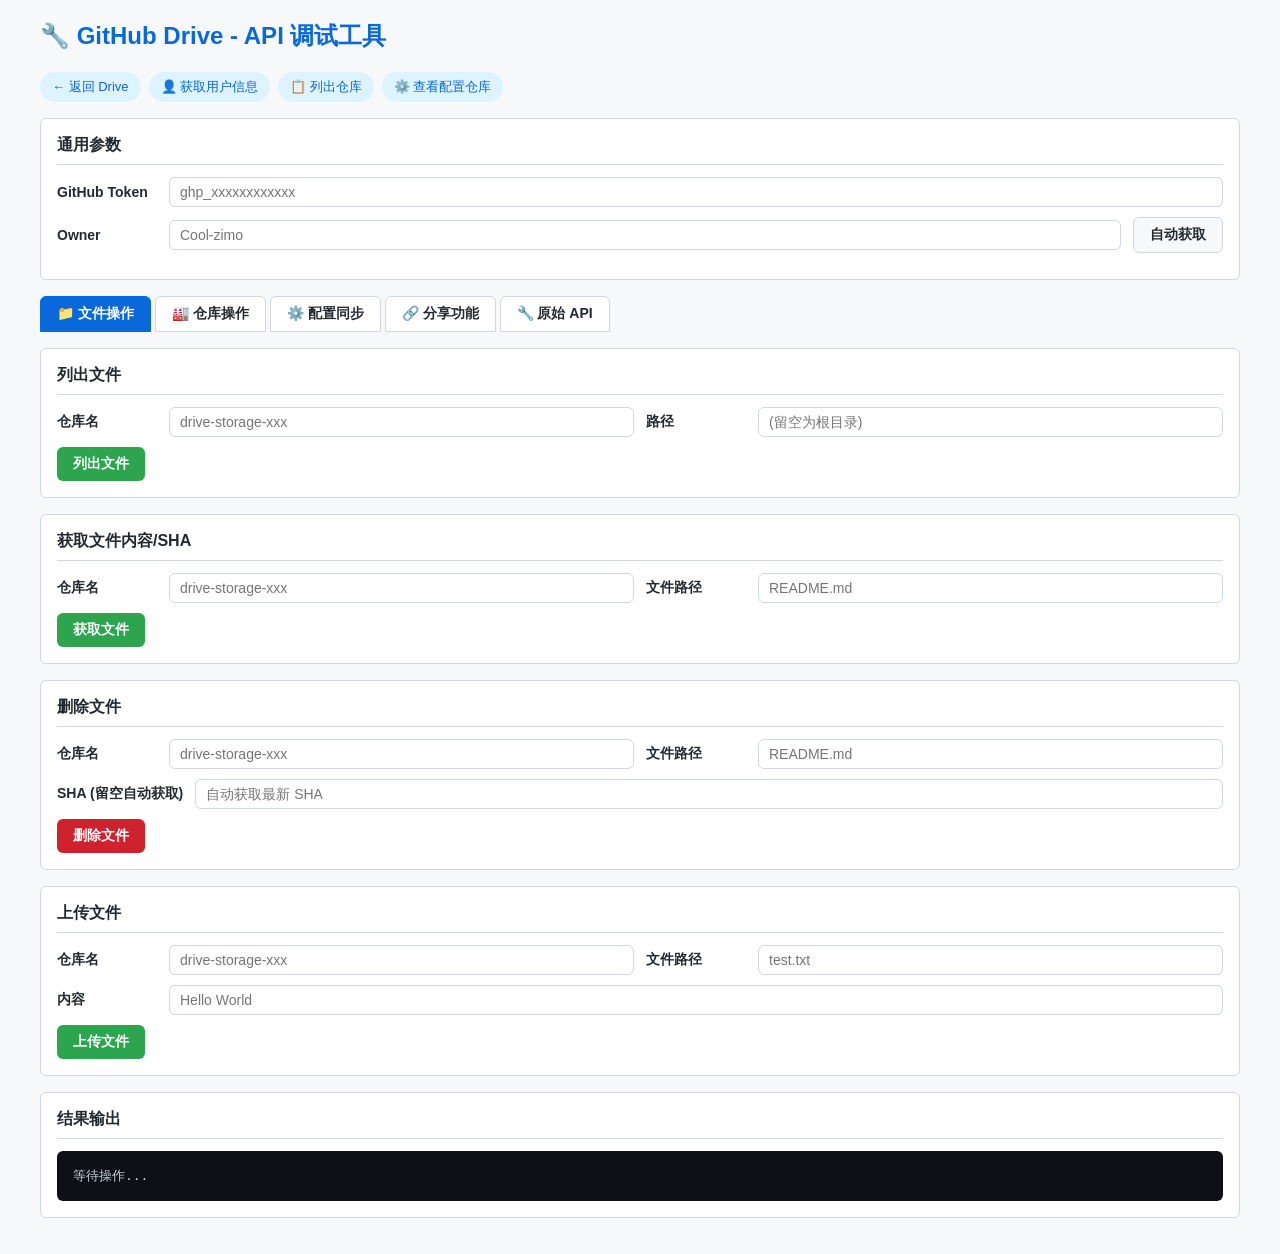
<file: debug.html>
<!DOCTYPE html>
<html lang="zh-CN">
<head>
    <meta charset="UTF-8">
    <meta name="viewport" content="width=device-width, initial-scale=1.0">
    <title>GitHub Drive - API 调试工具</title>
    <style>
        * { margin: 0; padding: 0; box-sizing: border-box; }
        body { font-family: -apple-system, BlinkMacSystemFont, 'Segoe UI', sans-serif; background: #f6f8fa; color: #24292f; padding: 20px; }
        .container { max-width: 1200px; margin: 0 auto; }
        h1 { font-size: 24px; margin-bottom: 20px; color: #0969da; }
        .panel { background: #fff; border: 1px solid #d0d7de; border-radius: 6px; padding: 16px; margin-bottom: 16px; }
        .panel h2 { font-size: 16px; margin-bottom: 12px; padding-bottom: 8px; border-bottom: 1px solid #d0d7de; }
        .form-row { display: flex; gap: 12px; margin-bottom: 10px; align-items: center; flex-wrap: wrap; }
        .form-row label { min-width: 100px; font-weight: 600; font-size: 14px; }
        .form-row input, .form-row select { flex: 1; min-width: 200px; padding: 6px 10px; border: 1px solid #d0d7de; border-radius: 6px; font-size: 14px; }
        .form-row input:focus, .form-row select:focus { outline: none; border-color: #0969da; box-shadow: 0 0 0 3px rgba(9,105,218,0.1); }
        button { padding: 8px 16px; background: #2da44e; color: #fff; border: none; border-radius: 6px; font-size: 14px; cursor: pointer; font-weight: 600; }
        button:hover { background: #2c974b; }
        button.secondary { background: #f6f8fa; color: #24292f; border: 1px solid #d0d7de; }
        button.secondary:hover { background: #f3f4f6; }
        button.danger { background: #cf222e; }
        button.danger:hover { background: #a40e26; }
        .result { background: #0d1117; color: #c9d1d9; padding: 16px; border-radius: 6px; font-family: 'Courier New', monospace; font-size: 13px; overflow-x: auto; white-space: pre-wrap; word-break: break-all; max-height: 500px; overflow-y: auto; }
        .result .success { color: #7ee787; }
        .result .error { color: #ff7b72; }
        .result .info { color: #79c0ff; }
        .result .warn { color: #d29922; }
        .url-bar { background: #f6f8fa; padding: 8px 12px; border-radius: 6px; font-family: monospace; font-size: 13px; margin-bottom: 10px; word-break: break-all; border: 1px solid #d0d7de; }
        .tabs { display: flex; gap: 4px; margin-bottom: 16px; flex-wrap: wrap; }
        .tab { padding: 8px 16px; background: #fff; border: 1px solid #d0d7de; border-radius: 6px 6px 0 0; cursor: pointer; font-size: 14px; font-weight: 600; }
        .tab.active { background: #0969da; color: #fff; border-color: #0969da; }
        .tab-content { display: none; }
        .tab-content.active { display: block; }
        .quick-links { display: flex; gap: 8px; flex-wrap: wrap; margin-bottom: 16px; }
        .quick-links a { padding: 6px 12px; background: #ddf4ff; color: #0969da; border-radius: 20px; text-decoration: none; font-size: 13px; }
        .quick-links a:hover { background: #b6e3ff; }
        .loading { display: inline-block; width: 16px; height: 16px; border: 2px solid #f3f3f3; border-top: 2px solid #0969da; border-radius: 50%; animation: spin 1s linear infinite; vertical-align: middle; margin-left: 8px; }
        @keyframes spin { 0% { transform: rotate(0deg); } 100% { transform: rotate(360deg); } }
    </style>
</head>
<body>
    <div class="container">
        <h1>🔧 GitHub Drive - API 调试工具</h1>

        <div class="quick-links">
            <a href="index.html">← 返回 Drive</a>
            <a href="?action=me">👤 获取用户信息</a>
            <a href="?action=list_repos">📋 列出仓库</a>
            <a href="?action=list_config">⚙️ 查看配置仓库</a>
        </div>

        <div class="panel">
            <h2>通用参数</h2>
            <div class="form-row">
                <label>GitHub Token</label>
                <input type="password" id="token" placeholder="ghp_xxxxxxxxxxxx" style="flex:2">
            </div>
            <div class="form-row">
                <label>Owner</label>
                <input type="text" id="owner" placeholder="Cool-zimo" style="flex:1">
                <button class="secondary" onclick="autoFillOwner()">自动获取</button>
            </div>
        </div>

        <div class="tabs">
            <div class="tab active" onclick="switchTab('file')">📁 文件操作</div>
            <div class="tab" onclick="switchTab('repo')">🏭 仓库操作</div>
            <div class="tab" onclick="switchTab('config')">⚙️ 配置同步</div>
            <div class="tab" onclick="switchTab('share')">🔗 分享功能</div>
            <div class="tab" onclick="switchTab('raw')">🔧 原始 API</div>
        </div>

        <!-- 文件操作 -->
        <div id="tab-file" class="tab-content active">
            <div class="panel">
                <h2>列出文件</h2>
                <div class="form-row">
                    <label>仓库名</label>
                    <input type="text" id="list-repo" placeholder="drive-storage-xxx">
                    <label>路径</label>
                    <input type="text" id="list-path" placeholder="(留空为根目录)">
                </div>
                <button onclick="listFiles()">列出文件</button>
            </div>

            <div class="panel">
                <h2>获取文件内容/SHA</h2>
                <div class="form-row">
                    <label>仓库名</label>
                    <input type="text" id="get-repo" placeholder="drive-storage-xxx">
                    <label>文件路径</label>
                    <input type="text" id="get-path" placeholder="README.md">
                </div>
                <button onclick="getFile()">获取文件</button>
            </div>

            <div class="panel">
                <h2>删除文件</h2>
                <div class="form-row">
                    <label>仓库名</label>
                    <input type="text" id="del-repo" placeholder="drive-storage-xxx">
                    <label>文件路径</label>
                    <input type="text" id="del-path" placeholder="README.md">
                </div>
                <div class="form-row">
                    <label>SHA (留空自动获取)</label>
                    <input type="text" id="del-sha" placeholder="自动获取最新 SHA">
                </div>
                <button class="danger" onclick="deleteFile()">删除文件</button>
            </div>

            <div class="panel">
                <h2>上传文件</h2>
                <div class="form-row">
                    <label>仓库名</label>
                    <input type="text" id="up-repo" placeholder="drive-storage-xxx">
                    <label>文件路径</label>
                    <input type="text" id="up-path" placeholder="test.txt">
                </div>
                <div class="form-row">
                    <label>内容</label>
                    <input type="text" id="up-content" placeholder="Hello World" style="flex:2">
                </div>
                <button onclick="uploadFile()">上传文件</button>
            </div>
        </div>

        <!-- 仓库操作 -->
        <div id="tab-repo" class="tab-content">
            <div class="panel">
                <h2>列出我的仓库</h2>
                <button onclick="listRepos()">列出仓库</button>
            </div>

            <div class="panel">
                <h2>创建仓库</h2>
                <div class="form-row">
                    <label>仓库名</label>
                    <input type="text" id="create-repo" placeholder="drive-storage-test">
                    <label>私有</label>
                    <select id="create-private"><option value="true">是</option><option value="false">否</option></select>
                </div>
                <button onclick="createRepo()">创建仓库</button>
            </div>

            <div class="panel">
                <h2>获取仓库信息</h2>
                <div class="form-row">
                    <label>仓库名</label>
                    <input type="text" id="info-repo" placeholder="github-drive-config">
                </div>
                <button onclick="getRepoInfo()">获取信息</button>
            </div>
        </div>

        <!-- 配置同步 -->
        <div id="tab-config" class="tab-content">
            <div class="panel">
                <h2>读取配置文件</h2>
                <div class="form-row">
                    <label>配置仓库</label>
                    <input type="text" id="cfg-repo" value="github-drive-config">
                </div>
                <button onclick="readConfig()">读取配置</button>
            </div>

            <div class="panel">
                <h2>写入配置文件（Contents API）</h2>
                <div class="form-row">
                    <label>配置仓库</label>
                    <input type="text" id="cfg-write-repo" value="github-drive-config">
                    <label>SHA (留空自动获取)</label>
                    <input type="text" id="cfg-write-sha" placeholder="自动获取">
                </div>
                <div class="form-row">
                    <label>配置内容 (JSON)</label>
                    <input type="text" id="cfg-write-content" value='{"test":true,"time":"'$(date -u +%Y-%m-%dT%H:%M:%SZ)'"}' style="flex:2">
                </div>
                <button onclick="writeConfigContents()">写入配置 (Contents API)</button>
            </div>

            <div class="panel">
                <h2>写入配置文件（Git Data API）</h2>
                <div class="form-row">
                    <label>配置仓库</label>
                    <input type="text" id="cfg-git-repo" value="github-drive-config">
                </div>
                <div class="form-row">
                    <label>配置内容 (JSON)</label>
                    <input type="text" id="cfg-git-content" value='{"test":"git-data-api","time":"'$(date -u +%Y-%m-%dT%H:%M:%SZ)'"}' style="flex:2">
                </div>
                <button onclick="writeConfigGitData()">写入配置 (Git Data API)</button>
            </div>
        </div>

        <!-- 分享功能 -->
        <div id="tab-share" class="tab-content">
            <div class="panel">
                <h2>创建分享</h2>
                <div class="form-row">
                    <label>源仓库</label>
                    <input type="text" id="share-src-repo" placeholder="drive-storage-xxx">
                    <label>源文件路径</label>
                    <input type="text" id="share-src-path" placeholder="file.txt">
                </div>
                <div class="form-row">
                    <label>分享仓库名</label>
                    <input type="text" id="share-dst-repo" placeholder="share-xxxx">
                </div>
                <button onclick="createShare()">创建分享</button>
            </div>
        </div>

        <!-- 原始 API -->
        <div id="tab-raw" class="tab-content">
            <div class="panel">
                <h2>原始 GitHub API 调用</h2>
                <div class="form-row">
                    <label>方法</label>
                    <select id="raw-method">
                        <option>GET</option><option>POST</option><option>PUT</option><option>PATCH</option><option>DELETE</option>
                    </select>
                    <label>路径</label>
                    <input type="text" id="raw-path" placeholder="/repos/Cool-zimo/github_drive/contents/README.md" style="flex:2">
                </div>
                <div class="form-row">
                    <label>请求体 (JSON)</label>
                    <input type="text" id="raw-body" placeholder='{"message":"test"}' style="flex:2">
                </div>
                <button onclick="rawApiCall()">发送请求</button>
            </div>
        </div>

        <div class="panel">
            <h2>结果输出 <span id="loading-indicator" style="display:none"><span class="loading"></span></span></h2>
            <div id="result" class="result">等待操作...</div>
        </div>
    </div>

<script>
const API_BASE = 'https://api.github.com';

function getToken() { return document.getElementById('token').value.trim(); }
function getOwner() { return document.getElementById('owner').value.trim(); }

function log(msg, type='info') {
    const el = document.getElementById('result');
    const time = new Date().toLocaleTimeString();
    const prefix = { success:'✅ ', error:'❌ ', info:'ℹ️ ', warn:'⚠️ ' }[type] || '';
    el.innerHTML += `<span class="${type}">[${time}] ${prefix}${msg}</span>\n`;
    el.scrollTop = el.scrollHeight;
}

function clearLog() { document.getElementById('result').innerHTML = ''; }

function showLoading(show) {
    document.getElementById('loading-indicator').style.display = show ? 'inline' : 'none';
}

async function apiCall(method, path, body=null) {
    const token = getToken();
    if (!token) { log('请先填写 Token', 'error'); return null; }
    const url = path.startsWith('http') ? path : `${API_BASE}${path}`;
    log(`请求: ${method} ${url}`, 'info');
    if (body) log(`请求体: ${JSON.stringify(body, null, 2)}`, 'info');

    const headers = {
        'Authorization': `Bearer ${token}`,
        'Accept': 'application/vnd.github.v3+json',
        'X-GitHub-Api-Version': '2022-11-28'
    };
    const opts = { method, headers };
    if (body) { headers['Content-Type'] = 'application/json'; opts.body = JSON.stringify(body); }

    try {
        const res = await fetch(url, opts);
        const text = await res.text();
        let data;
        try { data = JSON.parse(text); } catch { data = text; }
        log(`响应状态: ${res.status} ${res.statusText}`, res.ok ? 'success' : 'error');
        log(`响应内容: ${typeof data === 'object' ? JSON.stringify(data, null, 2) : data}`, res.ok ? 'success' : 'error');
        return { ok: res.ok, status: res.status, data };
    } catch (e) {
        log(`请求失败: ${e.message}`, 'error');
        return null;
    }
}

function switchTab(name) {
    document.querySelectorAll('.tab').forEach(t => t.classList.remove('active'));
    document.querySelectorAll('.tab-content').forEach(t => t.classList.remove('active'));
    event.target.classList.add('active');
    document.getElementById('tab-' + name).classList.add('active');
}

async function autoFillOwner() {
    const r = await apiCall('GET', '/user');
    if (r && r.ok) { document.getElementById('owner').value = r.data.login; log(`已自动填充 Owner: ${r.data.login}`, 'success'); }
}

// ===== 文件操作 =====
async function listFiles() {
    clearLog(); showLoading(true);
    const repo = document.getElementById('list-repo').value.trim();
    const path = document.getElementById('list-path').value.trim();
    const owner = getOwner();
    if (!repo) { log('请填写仓库名', 'error'); showLoading(false); return; }
    const apiPath = `/repos/${owner}/${repo}/contents/${path}`;
    await apiCall('GET', apiPath);
    showLoading(false);
}

async function getFile() {
    clearLog(); showLoading(true);
    const repo = document.getElementById('get-repo').value.trim();
    const path = document.getElementById('get-path').value.trim();
    const owner = getOwner();
    if (!repo || !path) { log('请填写仓库名和文件路径', 'error'); showLoading(false); return; }
    const r = await apiCall('GET', `/repos/${owner}/${repo}/contents/${encodeURIComponent(path)}`);
    if (r && r.ok && r.data.sha) {
        log(`文件 SHA: ${r.data.sha}`, 'success');
        log(`文件大小: ${r.data.size} bytes`, 'success');
    }
    showLoading(false);
}

async function deleteFile() {
    clearLog(); showLoading(true);
    const repo = document.getElementById('del-repo').value.trim();
    const path = document.getElementById('del-path').value.trim();
    let sha = document.getElementById('del-sha').value.trim();
    const owner = getOwner();
    if (!repo || !path) { log('请填写仓库名和文件路径', 'error'); showLoading(false); return; }

    if (!sha) {
        log('正在自动获取最新 SHA...', 'info');
        const r = await apiCall('GET', `/repos/${owner}/${repo}/contents/${encodeURIComponent(path)}`);
        if (r && r.ok && r.data.sha) { sha = r.data.sha; log(`获取到 SHA: ${sha}`, 'success'); }
        else { log('获取 SHA 失败，文件可能不存在', 'error'); showLoading(false); return; }
    }

    await apiCall('DELETE', `/repos/${owner}/${repo}/contents/${encodeURIComponent(path)}`, {
        message: `删除文件: ${path}`, sha, branch: 'main'
    });
    showLoading(false);
}

async function uploadFile() {
    clearLog(); showLoading(true);
    const repo = document.getElementById('up-repo').value.trim();
    const path = document.getElementById('up-path').value.trim();
    const content = document.getElementById('up-content').value;
    const owner = getOwner();
    if (!repo || !path) { log('请填写仓库名和文件路径', 'error'); showLoading(false); return; }
    const encoded = btoa(unescape(encodeURIComponent(content)));
    await apiCall('PUT', `/repos/${owner}/${repo}/contents/${encodeURIComponent(path)}`, {
        message: `上传文件: ${path}`, content: encoded, branch: 'main'
    });
    showLoading(false);
}

// ===== 仓库操作 =====
async function listRepos() {
    clearLog(); showLoading(true);
    await apiCall('GET', '/user/repos?per_page=100&sort=updated');
    showLoading(false);
}

async function createRepo() {
    clearLog(); showLoading(true);
    const name = document.getElementById('create-repo').value.trim();
    const priv = document.getElementById('create-private').value === 'true';
    if (!name) { log('请填写仓库名', 'error'); showLoading(false); return; }
    await apiCall('POST', '/user/repos', { name, private: priv, auto_init: true });
    showLoading(false);
}

async function getRepoInfo() {
    clearLog(); showLoading(true);
    const repo = document.getElementById('info-repo').value.trim();
    const owner = getOwner();
    if (!repo) { log('请填写仓库名', 'error'); showLoading(false); return; }
    await apiCall('GET', `/repos/${owner}/${repo}`);
    showLoading(false);
}

// ===== 配置同步 =====
async function readConfig() {
    clearLog(); showLoading(true);
    const repo = document.getElementById('cfg-repo').value.trim();
    const owner = getOwner();
    const r = await apiCall('GET', `/repos/${owner}/${repo}/contents/config.json`);
    if (r && r.ok && r.data.content) {
        const content = decodeURIComponent(escape(atob(r.data.content)));
        log(`配置内容:\n${content}`, 'success');
    }
    showLoading(false);
}

async function writeConfigContents() {
    clearLog(); showLoading(true);
    const repo = document.getElementById('cfg-write-repo').value.trim();
    let sha = document.getElementById('cfg-write-sha').value.trim();
    const content = document.getElementById('cfg-write-content').value;
    const owner = getOwner();

    if (!sha) {
        log('正在自动获取最新 SHA...', 'info');
        const r = await apiCall('GET', `/repos/${owner}/${repo}/contents/config.json`);
        if (r && r.ok && r.data.sha) { sha = r.data.sha; log(`获取到 SHA: ${sha}`, 'success'); }
        else { log('获取 SHA 失败，将创建新文件', 'warn'); }
    }

    const encoded = btoa(unescape(encodeURIComponent(content)));
    const body = { message: '更新配置', content: encoded, branch: 'main' };
    if (sha) body.sha = sha;
    await apiCall('PUT', `/repos/${owner}/${repo}/contents/config.json`, body);
    showLoading(false);
}

async function writeConfigGitData() {
    clearLog(); showLoading(true);
    const repo = document.getElementById('cfg-git-repo').value.trim();
    const content = document.getElementById('cfg-git-content').value;
    const owner = getOwner();

    log('=== Git Data API 流程 ===', 'info');

    // 1. 获取最新 commit
    const refR = await apiCall('GET', `/repos/${owner}/${repo}/git/ref/heads/main`);
    if (!refR || !refR.ok) { log('获取分支引用失败', 'error'); showLoading(false); return; }
    const latestCommitSha = refR.data.object.sha;
    log(`最新 commit: ${latestCommitSha}`, 'success');

    // 2. 获取 commit 的 tree
    const commitR = await apiCall('GET', `/repos/${owner}/${repo}/git/commits/${latestCommitSha}`);
    if (!commitR || !commitR.ok) { log('获取 commit 失败', 'error'); showLoading(false); return; }
    const baseTreeSha = commitR.data.tree.sha;
    log(`基础 tree: ${baseTreeSha}`, 'success');

    // 3. 创建新 tree
    const treeR = await apiCall('POST', `/repos/${owner}/${repo}/git/trees`, {
        base_tree: baseTreeSha,
        tree: [{ path: 'config.json', mode: '100644', type: 'blob', content }]
    });
    if (!treeR || !treeR.ok) { log('创建 tree 失败', 'error'); showLoading(false); return; }
    const newTreeSha = treeR.data.sha;
    log(`新 tree: ${newTreeSha}`, 'success');

    // 4. 创建新 commit
    const newCommitR = await apiCall('POST', `/repos/${owner}/${repo}/git/commits`, {
        message: '更新配置 (Git Data API)',
        tree: newTreeSha,
        parents: [latestCommitSha]
    });
    if (!newCommitR || !newCommitR.ok) { log('创建 commit 失败', 'error'); showLoading(false); return; }
    const newCommitSha = newCommitR.data.sha;
    log(`新 commit: ${newCommitSha}`, 'success');

    // 5. 更新分支引用
    await apiCall('PATCH', `/repos/${owner}/${repo}/git/refs/heads/main`, {
        sha: newCommitSha, force: false
    });
    showLoading(false);
}

// ===== 分享功能 =====
async function createShare() {
    clearLog(); showLoading(true);
    const srcRepo = document.getElementById('share-src-repo').value.trim();
    const srcPath = document.getElementById('share-src-path').value.trim();
    const dstRepo = document.getElementById('share-dst-repo').value.trim();
    const owner = getOwner();
    if (!srcRepo || !srcPath || !dstRepo) { log('请填写所有字段', 'error'); showLoading(false); return; }

    // 1. 获取源文件内容
    log('1. 获取源文件内容...', 'info');
    const srcR = await apiCall('GET', `/repos/${owner}/${srcRepo}/contents/${encodeURIComponent(srcPath)}`);
    if (!srcR || !srcR.ok) { log('获取源文件失败', 'error'); showLoading(false); return; }
    const fileContent = decodeURIComponent(escape(atob(srcR.data.content)));
    log(`获取到文件内容 (${srcR.data.size} bytes)`, 'success');

    // 2. 创建公开仓库
    log('2. 创建公开分享仓库...', 'info');
    const createR = await apiCall('POST', '/user/repos', {
        name: dstRepo, private: false, auto_init: false, description: 'GitHub Drive 分享'
    });
    if (!createR || !createR.ok) { log('创建仓库失败', 'error'); showLoading(false); return; }
    log(`仓库创建成功: ${createR.data.html_url}`, 'success');

    // 3. 上传文件
    log('3. 上传文件到分享仓库...', 'info');
    const encoded = btoa(unescape(encodeURIComponent(fileContent)));
    const fileName = srcPath.split('/').pop();
    await apiCall('PUT', `/repos/${owner}/${dstRepo}/contents/${encodeURIComponent(fileName)}`, {
        message: `分享文件: ${fileName}`, content: encoded, branch: 'main'
    });

    // 4. 创建 GitHub Pages 下载页
    log('4. 创建 GitHub Pages 下载页...', 'info');
    const pageHtml = `<!DOCTYPE html><html><head><meta charset="UTF-8"><title>下载 ${fileName}</title></head><body style="font-family:sans-serif;display:flex;flex-direction:column;align-items:center;justify-content:center;height:100vh;margin:0;background:#f6f8fa"><h1>📥 ${fileName}</h1><p>文件大小: ${srcR.data.size} bytes</p><a href="./${encodeURIComponent(fileName)}" download style="display:inline-block;padding:12px 24px;background:#2da44e;color:#fff;text-decoration:none;border-radius:6px;font-size:18px;margin-top:20px">下载文件</a><p style="margin-top:40px;color:#666">由 <a href="https://cool-zimo.github.io/github_drive/">GitHub Drive</a> 分享</p></body></html>`;
    const pageEncoded = btoa(unescape(encodeURIComponent(pageHtml)));
    await apiCall('PUT', `/repos/${owner}/${dstRepo}/contents/index.html`, {
        message: '创建下载页', content: pageEncoded, branch: 'main'
    });

    // 5. 启用 GitHub Pages
    log('5. 启用 GitHub Pages...', 'info');
    await apiCall('POST', `/repos/${owner}/${dstRepo}/pages`, {
        source: { branch: 'main', path: '/' }
    });

    log(`分享创建成功！下载页: https://${owner}.github.io/${dstRepo}/`, 'success');
    showLoading(false);
}

// ===== 原始 API =====
async function rawApiCall() {
    clearLog(); showLoading(true);
    const method = document.getElementById('raw-method').value;
    const path = document.getElementById('raw-path').value.trim();
    const bodyStr = document.getElementById('raw-body').value.trim();
    let body = null;
    if (bodyStr) { try { body = JSON.parse(bodyStr); } catch { log('请求体不是有效 JSON', 'error'); showLoading(false); return; } }
    await apiCall(method, path, body);
    showLoading(false);
}

// ===== URL 参数自动执行 =====
window.addEventListener('load', () => {
    const params = new URLSearchParams(window.location.search);
    const token = params.get('token');
    const action = params.get('action');
    const owner = params.get('owner');
    if (token) document.getElementById('token').value = token;
    if (owner) document.getElementById('owner').value = owner;

    if (action === 'me') { autoFillOwner(); }
    else if (action === 'list_repos') { listRepos(); }
    else if (action === 'list_config') {
        document.getElementById('cfg-repo').value = 'github-drive-config';
        readConfig();
    }
    else if (action === 'share') {
        const repo = params.get('repo');
        const path = params.get('file_path') || params.get('path');
        if (repo) document.getElementById('share-src-repo').value = repo;
        if (path) document.getElementById('share-src-path').value = path;
        switchTab('share');
    }
    else if (action === 'delete') {
        const repo = params.get('repo');
        const path = params.get('file_path') || params.get('path');
        if (repo) document.getElementById('del-repo').value = repo;
        if (path) document.getElementById('del-path').value = path;
        switchTab('file');
    }
});
</script>
</body>
</html>
</file>
<file: math/css/style.css>
/* 口算 · 沿用 GitHub Drive 的设计语言（同一套变量与线条图标风格） */
:root {
    --bg-primary: #ffffff;
    --bg-secondary: #f6f8fa;
    --bg-tertiary: #eaeef2;
    --bg-hover: #f3f4f6;
    --text-primary: #1f2328;
    --text-secondary: #656d76;
    --text-tertiary: #8c959f;
    --border-color: #d0d7de;
    --border-light: #eaeef2;
    --accent-color: #0969da;
    --accent-hover: #0860c7;
    --accent-light: #ddf4ff;
    --danger-color: #cf222e;
    --success-color: #1a7f37;
    --warning-color: #9a6700;
    --shadow-sm: 0 1px 2px rgba(0,0,0,0.05);
    --shadow-md: 0 4px 12px rgba(0,0,0,0.1);
    --shadow-lg: 0 8px 24px rgba(0,0,0,0.15);
    --radius-sm: 6px;
    --radius-md: 8px;
    --radius-lg: 12px;
}

@media (prefers-color-scheme: dark) {
    :root {
        --bg-primary: #0d1117;
        --bg-secondary: #161b22;
        --bg-tertiary: #21262d;
        --bg-hover: #1f242c;
        --text-primary: #e6edf3;
        --text-secondary: #9198a1;
        --text-tertiary: #6e7681;
        --border-color: #30363d;
        --border-light: #21262d;
        --accent-color: #4493f8;
        --accent-hover: #58a6ff;
        --accent-light: #12283d;
        --danger-color: #f85149;
        --success-color: #3fb950;
        --warning-color: #d29922;
        --shadow-md: 0 4px 12px rgba(0,0,0,0.4);
        --shadow-lg: 0 8px 24px rgba(0,0,0,0.5);
    }
}

* { margin: 0; padding: 0; box-sizing: border-box; }
[hidden] { display: none !important; }

body {
    font-family: -apple-system, BlinkMacSystemFont, "Segoe UI", "Noto Sans", Helvetica, Arial, sans-serif;
    font-size: 14px;
    line-height: 1.5;
    color: var(--text-primary);
    background: var(--bg-secondary);
    -webkit-text-size-adjust: 100%;
}

/* ============ 登录门 ============ */
.gate {
    display: flex; align-items: center; justify-content: center;
    min-height: 100vh; padding: 24px;
    background: linear-gradient(135deg, #667eea 0%, #764ba2 100%);
}
.gate-card {
    background: var(--bg-primary);
    padding: 32px 28px;
    border-radius: var(--radius-lg);
    box-shadow: var(--shadow-lg);
    width: 100%; max-width: 420px; text-align: center;
}
.gate-brand { color: var(--accent-color); margin-bottom: 10px; }
.gate-brand svg { width: 44px; height: 44px; }
.gate-title { font-size: 24px; font-weight: 700; }
.gate-sub { color: var(--text-secondary); margin-top: 4px; margin-bottom: 20px; font-size: 13px; }
.gate-label {
    display: block; text-align: left; font-weight: 600;
    font-size: 13px; margin-bottom: 6px; color: var(--text-primary);
}
.gate-form { text-align: left; }
.token-wrap { position: relative; }
.token-wrap input {
    width: 100%; padding: 10px 42px 10px 12px; font-size: 16px;
    border: 1px solid var(--border-color); border-radius: var(--radius-md);
    background: var(--bg-primary); color: var(--text-primary);
}
.token-wrap input:focus { outline: none; border-color: var(--accent-color); box-shadow: 0 0 0 3px var(--accent-light); }
.token-eye {
    position: absolute; right: 6px; top: 50%; transform: translateY(-50%);
    width: 30px; height: 30px; border: 0; background: transparent; cursor: pointer;
    color: var(--text-tertiary); display: flex; align-items: center; justify-content: center;
}
.token-eye svg { width: 17px; height: 17px; }
.gate-hint { font-size: 12px; color: var(--text-tertiary); margin: 8px 0 14px; }
.gate-err { font-size: 13px; color: var(--danger-color); margin-top: 10px; }
.gate-link { display: inline-block; margin-top: 18px; font-size: 13px; color: var(--accent-color); text-decoration: none; }
.gate-users { margin-bottom: 18px; padding-bottom: 16px; border-bottom: 1px solid var(--border-light); }
.gate-users .gate-label { text-align: center; margin-bottom: 10px; }
.gate-user-btn {
    display: flex; align-items: center; gap: 8px; width: 100%;
    padding: 10px 12px; margin-bottom: 8px;
    border: 1px solid var(--border-color); border-radius: var(--radius-md);
    background: var(--bg-primary); color: var(--text-primary);
    font-size: 14px; cursor: pointer; text-align: left;
}
.gate-user-btn:hover { background: var(--bg-hover); }
.gate-user-btn svg { width: 18px; height: 18px; color: var(--text-secondary); flex: none; }
.gate-user-btn .gub-login { font-weight: 600; }
.gate-user-btn .gub-sub { color: var(--text-tertiary); font-size: 12px; }

/* ============ 布局 ============ */
.app { min-height: 100vh; }
.top {
    position: sticky; top: 0; z-index: 20;
    display: flex; align-items: center; justify-content: space-between;
    height: 56px; padding: 0 14px; gap: 10px;
    background: var(--bg-primary);
    border-bottom: 1px solid var(--border-color);
}
.brand { display: flex; align-items: center; gap: 8px; font-weight: 700; font-size: 16px; }
.brand svg { width: 22px; height: 22px; color: var(--accent-color); }
.top-right { display: flex; align-items: center; gap: 6px; }
.who { display: flex; align-items: center; gap: 4px; }
.who-name { font-size: 13px; color: var(--text-secondary); max-width: 120px; overflow: hidden; text-overflow: ellipsis; white-space: nowrap; }
.main { max-width: 900px; margin: 0 auto; padding: 16px 14px 40px; }

/* ============ 通用组件 ============ */
.icon-btn {
    display: flex; align-items: center; justify-content: center;
    width: 34px; height: 34px; border: 0; border-radius: var(--radius-md);
    background: transparent; color: var(--text-secondary); cursor: pointer;
}
.icon-btn:hover { background: var(--bg-hover); color: var(--text-primary); }
.icon-btn svg { width: 19px; height: 19px; }

.btn {
    display: inline-flex; align-items: center; justify-content: center; gap: 6px;
    padding: 8px 14px; font-size: 14px; font-family: inherit;
    border: 1px solid var(--border-color); border-radius: var(--radius-md);
    background: var(--bg-primary); color: var(--text-primary); cursor: pointer;
    white-space: nowrap;
}
.btn:hover { background: var(--bg-hover); }
.btn svg { width: 16px; height: 16px; }
.btn-primary { background: var(--accent-color); border-color: var(--accent-color); color: #fff; }
.btn-primary:hover { background: var(--accent-hover); border-color: var(--accent-hover); }
.btn-danger { color: var(--danger-color); border-color: var(--border-color); }
.btn-danger:hover { background: var(--danger-color); border-color: var(--danger-color); color: #fff; }
.btn-block { width: 100%; }
.btn-lg { padding: 12px 16px; font-size: 15px; font-weight: 600; }
.btn-sm { padding: 5px 10px; font-size: 13px; }

.card {
    background: var(--bg-primary); border: 1px solid var(--border-color);
    border-radius: var(--radius-lg); padding: 18px; margin-bottom: 14px;
    box-shadow: var(--shadow-sm);
}
.card-head { display: flex; align-items: center; justify-content: space-between; margin-bottom: 12px; }
.card-title { font-size: 15px; font-weight: 600; }

.field { margin-bottom: 16px; }
.field-label { display: block; font-size: 13px; font-weight: 600; margin-bottom: 8px; }
.seg { display: flex; flex-wrap: wrap; gap: 6px; }
.seg-item {
    padding: 7px 12px; font-size: 13px; font-family: inherit; cursor: pointer;
    border: 1px solid var(--border-color); border-radius: 999px;
    background: var(--bg-primary); color: var(--text-secondary);
}
.seg-item:hover { background: var(--bg-hover); }
.seg-item.is-on {
    background: var(--accent-light); border-color: var(--accent-color);
    color: var(--accent-color); font-weight: 600;
}

.resume {
    margin-top: 14px; padding-top: 14px; border-top: 1px solid var(--border-light);
    display: flex; align-items: center; justify-content: space-between; gap: 10px; flex-wrap: wrap;
}
.resume-text { font-size: 13px; color: var(--text-secondary); }
.resume-actions { display: flex; gap: 6px; }

/* ============ 练习 ============ */
.runbar {
    position: sticky; top: 56px; z-index: 15;
    display: flex; align-items: center; gap: 10px;
    padding: 10px 12px; margin-bottom: 14px;
    background: var(--bg-primary); border: 1px solid var(--border-color);
    border-radius: var(--radius-lg); box-shadow: var(--shadow-sm);
}
.runbar-mid { display: flex; gap: 8px; flex: 1; }
.runbar-right { display: flex; gap: 6px; }
.pill {
    display: inline-flex; align-items: center; gap: 5px;
    padding: 4px 10px; font-size: 13px; font-variant-numeric: tabular-nums;
    background: var(--bg-secondary); border-radius: 999px; color: var(--text-secondary);
}
.pill svg { width: 14px; height: 14px; }
.pill-time { font-variant-numeric: tabular-nums; }

.sheet {
    display: grid; gap: 8px;
    grid-template-columns: repeat(auto-fill, minmax(168px, 1fr));
}
.q {
    display: flex; align-items: center; gap: 8px;
    padding: 10px 12px; background: var(--bg-primary);
    border: 1px solid var(--border-color); border-radius: var(--radius-md);
}
.q-idx { color: var(--text-tertiary); font-size: 12px; min-width: 20px; font-variant-numeric: tabular-nums; }
.q-expr {
    flex: 1; font-size: 17px; font-weight: 600; letter-spacing: .2px;
    font-variant-numeric: tabular-nums; white-space: nowrap;
}
.q-in {
    width: 62px; padding: 6px 8px; font-size: 16px; text-align: center;
    font-family: inherit; font-variant-numeric: tabular-nums;
    border: 1px solid var(--border-color); border-radius: var(--radius-sm);
    background: var(--bg-secondary); color: var(--text-primary);
}
.q-in:focus { outline: none; border-color: var(--accent-color); box-shadow: 0 0 0 3px var(--accent-light); background: var(--bg-primary); }
.q.is-ok { border-color: var(--success-color); background: rgba(26,127,55,.06); }
.q.is-bad { border-color: var(--danger-color); background: rgba(207,34,46,.06); }
.q.is-bad .q-in { color: var(--danger-color); }
.q-ans {
    font-size: 13px; color: var(--danger-color); font-weight: 600;
    font-variant-numeric: tabular-nums; min-width: 34px; text-align: right;
}
.run-foot { margin-top: 16px; }

@media (max-width: 420px) {
    .sheet { grid-template-columns: 1fr 1fr; gap: 6px; }
    .q { padding: 8px 9px; gap: 6px; }
    .q-expr { font-size: 15px; }
    .q-in { width: 52px; }
    .q-idx { display: none; }
}

/* ============ 结果 ============ */
.result { text-align: center; }
.score { position: relative; width: 150px; height: 150px; margin: 6px auto 14px; }
.score-ring { width: 150px; height: 150px; transform: rotate(-90deg); }
.score-ring circle { fill: none; stroke-width: 10; stroke-linecap: round; }
.score-bg { stroke: var(--bg-tertiary); }
.score-fg {
    stroke: var(--success-color);
    stroke-dasharray: 326.7; stroke-dashoffset: 326.7;
    transition: stroke-dashoffset .7s ease;
}
.score-num {
    position: absolute; inset: 0; display: flex; align-items: center; justify-content: center;
    font-size: 30px; font-weight: 700; font-variant-numeric: tabular-nums;
}
.score-num i { font-style: normal; color: var(--text-tertiary); margin: 0 2px; font-size: 20px; }
.score-num span:last-child { font-size: 18px; color: var(--text-secondary); }
.result-meta { display: flex; justify-content: center; gap: 24px; flex-wrap: wrap; margin-bottom: 16px; }
.meta-item { display: flex; flex-direction: column; gap: 2px; }
.meta-k { font-size: 12px; color: var(--text-tertiary); }
.meta-v { font-size: 16px; font-weight: 600; font-variant-numeric: tabular-nums; }
.result-actions { display: flex; gap: 8px; justify-content: center; flex-wrap: wrap; }

.wrong-list { display: grid; gap: 6px; grid-template-columns: repeat(auto-fill, minmax(200px, 1fr)); }
.wrong-item {
    display: flex; align-items: center; justify-content: space-between; gap: 8px;
    padding: 8px 10px; border: 1px solid var(--border-color);
    border-radius: var(--radius-md); font-variant-numeric: tabular-nums;
}
.wrong-item .wi-l { color: var(--text-secondary); }
.wrong-item .wi-r { font-weight: 600; }
.wrong-item .wi-r b { color: var(--success-color); }

/* ============ 记录 ============ */
.rec-list { display: flex; flex-direction: column; gap: 6px; }
.rec-item {
    display: flex; align-items: center; gap: 10px;
    padding: 10px 12px; border: 1px solid var(--border-color);
    border-radius: var(--radius-md);
}
.rec-main { flex: 1; min-width: 0; }
.rec-title { font-size: 14px; font-weight: 600; font-variant-numeric: tabular-nums; }
.rec-sub { font-size: 12px; color: var(--text-tertiary); }
.rec-badge {
    padding: 3px 9px; border-radius: 999px; font-size: 12px; font-weight: 600;
    background: var(--accent-light); color: var(--accent-color);
    font-variant-numeric: tabular-nums;
}
.empty { padding: 22px; text-align: center; color: var(--text-tertiary); font-size: 13px; }
.empty svg { width: 30px; height: 30px; display: block; margin: 0 auto 8px; opacity: .5; }

/* ============ 弹窗 / toast ============ */
.modal { position: fixed; inset: 0; z-index: 60; display: flex; align-items: center; justify-content: center; padding: 20px; }
.modal-mask { position: absolute; inset: 0; background: rgba(0,0,0,.45); }
.modal-box {
    position: relative; width: 100%; max-width: 480px;
    background: var(--bg-primary); border-radius: var(--radius-lg);
    box-shadow: var(--shadow-lg); padding: 18px;
}
.modal-head { display: flex; align-items: center; justify-content: space-between; margin-bottom: 8px; }
.modal-head h3 { font-size: 16px; }
.modal-tip { font-size: 13px; color: var(--text-secondary); margin-bottom: 12px; }
.modal-row { display: flex; gap: 8px; }
.modal-row input {
    flex: 1; min-width: 0; padding: 8px 10px; font-size: 13px; font-family: ui-monospace, monospace;
    border: 1px solid var(--border-color); border-radius: var(--radius-md);
    background: var(--bg-secondary); color: var(--text-primary);
}
.modal-note { margin-top: 10px; font-size: 13px; color: var(--success-color); }

.toast {
    position: fixed; left: 50%; bottom: 26px; transform: translateX(-50%);
    z-index: 80; padding: 10px 18px; border-radius: 999px;
    background: var(--text-primary); color: var(--bg-primary);
    font-size: 14px; box-shadow: var(--shadow-md);
}

/* ==================== 反馈面板 ==================== */
body.fb-open { overflow: hidden; }

.fb-panel {
    position: fixed;
    inset: 0;
    z-index: 900;
    background: var(--bg-secondary);
    display: flex;
    flex-direction: column;
}
.fb-panel[hidden] { display: none; }

.fb-bar {
    display: flex;
    align-items: center;
    gap: 10px;
    padding: 10px 14px;
    padding-top: calc(10px + env(safe-area-inset-top));
    background: var(--bg-primary);
    border-bottom: 1px solid var(--border-color);
    flex: none;
}
.fb-bar-title { flex: 1; font-size: 16px; font-weight: 600; color: var(--text-primary); }
.fb-bar .btn-primary { display: inline-flex; align-items: center; gap: 5px; }
.fb-bar .ico { width: 16px; height: 16px; flex: none; }

.fb-tabs {
    display: flex;
    gap: 6px;
    padding: 10px 14px 0;
    flex: none;
}
.fb-tabs[hidden] { display: none; }
.fb-tab {
    padding: 7px 14px;
    border: 1px solid var(--border-color);
    background: var(--bg-primary);
    color: var(--text-secondary);
    border-radius: 999px;
    font-size: 13px;
    cursor: pointer;
}
.fb-tab.is-on {
    background: var(--accent-color);
    border-color: var(--accent-color);
    color: #fff;
    font-weight: 600;
}

.fb-body {
    flex: 1;
    overflow-y: auto;
    -webkit-overflow-scrolling: touch;
    padding: 14px;
    padding-bottom: calc(24px + env(safe-area-inset-bottom));
}
.fb-loading, .fb-empty {
    display: flex;
    flex-direction: column;
    align-items: center;
    gap: 10px;
    padding: 60px 20px;
    color: var(--text-tertiary);
    font-size: 14px;
    text-align: center;
}
.fb-empty .ico { width: 40px; height: 40px; opacity: .5; }

.fb-card {
    background: var(--bg-primary);
    border: 1px solid var(--border-color);
    border-radius: var(--radius-lg);
    padding: 14px;
    margin-bottom: 12px;
}
.fb-c-top {
    display: flex;
    align-items: center;
    gap: 8px;
    flex-wrap: wrap;
    margin-bottom: 8px;
}
.fb-badge, .fb-st, .fb-r-tag {
    display: inline-flex;
    align-items: center;
    gap: 4px;
    padding: 3px 9px;
    border-radius: 999px;
    font-size: 12px;
    font-weight: 600;
}
.fb-badge .ico, .fb-st .ico { width: 13px; height: 13px; }
.fb-b-bug      { background: #ffebe9; color: var(--danger-color); }
.fb-b-idea     { background: var(--accent-light); color: var(--accent-color); }
.fb-b-complain { background: #fff8c5; color: var(--warning-color); }
.fb-b-other    { background: var(--bg-tertiary); color: var(--text-secondary); }
@media (prefers-color-scheme: dark) {
    .fb-b-bug      { background: rgba(248,81,73,.15); }
    .fb-b-complain { background: rgba(154,103,0,.2); }
}
.fb-st-wait    { background: var(--bg-tertiary); color: var(--text-secondary); }
.fb-st-replied { background: rgba(26,127,55,.12); color: var(--success-color); }
.fb-st-closed  { background: var(--bg-tertiary); color: var(--text-tertiary); }

.fb-who {
    display: inline-flex;
    align-items: center;
    gap: 5px;
    font-size: 13px;
    font-weight: 600;
    color: var(--text-primary);
}
.fb-who .ico { width: 15px; height: 15px; }

.fb-c-text {
    font-size: 14px;
    line-height: 1.6;
    color: var(--text-primary);
    white-space: pre-wrap;
    word-break: break-word;
}
.fb-c-at {
    margin-top: 6px;
    font-size: 12px;
    color: var(--text-tertiary);
}

.fb-replies {
    margin-top: 10px;
    padding-top: 10px;
    border-top: 1px dashed var(--border-color);
    display: flex;
    flex-direction: column;
    gap: 8px;
}
.fb-reply {
    background: var(--bg-secondary);
    border-radius: var(--radius-md);
    padding: 9px 11px;
}
.fb-reply.is-author {
    background: var(--accent-light);
    border-left: 3px solid var(--accent-color);
}
.fb-r-top {
    display: flex;
    align-items: center;
    gap: 6px;
    font-size: 12px;
    color: var(--text-secondary);
    margin-bottom: 4px;
    flex-wrap: wrap;
}
.fb-r-top .ico { width: 13px; height: 13px; }
.fb-r-tag {
    background: var(--accent-color);
    color: #fff;
    padding: 1px 7px;
    font-size: 11px;
}
.fb-r-at { color: var(--text-tertiary); margin-left: auto; }
.fb-r-body {
    font-size: 13px;
    line-height: 1.6;
    color: var(--text-primary);
    white-space: pre-wrap;
    word-break: break-word;
}

.fb-c-foot {
    margin-top: 10px;
    display: flex;
    flex-direction: column;
    gap: 8px;
}
.fb-reply-in {
    width: 100%;
    box-sizing: border-box;
    border: 1px solid var(--border-color);
    border-radius: var(--radius-md);
    background: var(--bg-primary);
    color: var(--text-primary);
    padding: 8px 10px;
    font: inherit;
    font-size: 13px;
    resize: vertical;
}
.fb-reply-in:focus { outline: 2px solid var(--accent-color); outline-offset: -1px; }
.fb-c-acts { display: flex; gap: 8px; flex-wrap: wrap; }
.fb-c-acts .btn { display: inline-flex; align-items: center; gap: 5px; }
.fb-c-acts .ico { width: 14px; height: 14px; }
.fb-ext { text-decoration: none; }

/* ---- 写反馈 ---- */
.fb-sheet { position: fixed; inset: 0; z-index: 950; display: flex; align-items: flex-end; }
.fb-sheet[hidden] { display: none; }
.fb-sheet-mask { position: absolute; inset: 0; background: rgba(0,0,0,.45); }
.fb-sheet-box {
    position: relative;
    width: 100%;
    background: var(--bg-primary);
    border-radius: var(--radius-lg) var(--radius-lg) 0 0;
    padding: 16px 16px calc(16px + env(safe-area-inset-bottom));
    box-shadow: var(--shadow-lg);
    animation: fbUp .18s ease-out;
}
@keyframes fbUp { from { transform: translateY(18px); opacity: .4; } to { transform: none; opacity: 1; } }
@media (prefers-reduced-motion: reduce) { .fb-sheet-box { animation: none; } }
.fb-sheet-head {
    display: flex;
    align-items: center;
    margin-bottom: 12px;
}
.fb-sheet-head h3 { flex: 1; margin: 0; font-size: 16px; color: var(--text-primary); }

.fb-types {
    display: grid;
    grid-template-columns: repeat(auto-fit, minmax(140px, 1fr));
    gap: 8px;
    margin-bottom: 12px;
}
.fb-type {
    display: flex;
    flex-direction: column;
    gap: 2px;
    align-items: flex-start;
    text-align: left;
    padding: 10px;
    border: 1px solid var(--border-color);
    border-radius: var(--radius-md);
    background: var(--bg-primary);
    color: var(--text-primary);
    cursor: pointer;
}
.fb-type .ico { width: 18px; height: 18px; color: var(--accent-color); }
.fb-type-l { font-size: 13px; font-weight: 600; }
.fb-type-h { font-size: 11px; color: var(--text-tertiary); line-height: 1.4; }
.fb-type.is-on {
    border-color: var(--accent-color);
    background: var(--accent-light);
    box-shadow: inset 0 0 0 1px var(--accent-color);
}

.fb-textarea {
    width: 100%;
    box-sizing: border-box;
    border: 1px solid var(--border-color);
    border-radius: var(--radius-md);
    background: var(--bg-primary);
    color: var(--text-primary);
    padding: 10px;
    font: inherit;
    font-size: 14px;
    line-height: 1.6;
    resize: vertical;
}
.fb-textarea:focus { outline: 2px solid var(--accent-color); outline-offset: -1px; }
.fb-note {
    display: flex;
    align-items: flex-start;
    gap: 6px;
    margin: 8px 0 0;
    font-size: 12px;
    line-height: 1.5;
    color: var(--text-secondary);
}
.fb-note .ico { width: 14px; height: 14px; flex: none; margin-top: 1px; color: var(--warning-color); }
.fb-sheet-foot {
    display: flex;
    justify-content: flex-end;
    gap: 8px;
    margin-top: 14px;
}
.fb-progress {
    margin-top: 10px;
    font-size: 12px;
    color: var(--text-secondary);
}

.fb-toast {
    position: fixed;
    left: 50%;
    bottom: calc(28px + env(safe-area-inset-bottom));
    transform: translateX(-50%);
    background: rgba(31,35,40,.94);
    color: #fff;
    padding: 9px 16px;
    border-radius: 999px;
    font-size: 13px;
    z-index: 990;
    max-width: 90vw;
    text-align: center;
}
.fb-toast[hidden] { display: none; }
</file>
<file: thousand-preview/css/style.css>
/* 千览 · 样式
 *
 * 配色走 CSS 变量，浅色为默认，暗色用 [data-theme="dark"] 覆盖，
 * 另外跟随系统 prefers-color-scheme。三者优先级：
 *   手动选择 > 系统偏好 > 浅色
 */

:root {
    --tp-bg: #ffffff;
    --tp-bg-soft: #f6f7f9;
    --tp-bg-sunken: #eceef1;
    --tp-fg: #1f2328;
    --tp-fg-dim: #656d76;
    --tp-line: #d8dee4;
    --tp-accent: #0969da;
    --tp-accent-soft: #ddf4ff;
    --tp-shadow: 0 1px 3px rgba(31, 35, 40, .08), 0 6px 18px rgba(31, 35, 40, .06);
    --tp-font: 16px;
    --tp-lh: 1.7;
    --tp-maxw: 820px;
    --tp-side: 320px;
}

@media (prefers-color-scheme: dark) {
    :root:not([data-theme="light"]) {
        --tp-bg: #0d1117;
        --tp-bg-soft: #161b22;
        --tp-bg-sunken: #010409;
        --tp-fg: #e6edf3;
        --tp-fg-dim: #9198a1;
        --tp-line: #30363d;
        --tp-accent: #4493f8;
        --tp-accent-soft: #121d2f;
        --tp-shadow: 0 1px 3px rgba(1, 4, 9, .5), 0 6px 18px rgba(1, 4, 9, .4);
    }
}

:root[data-theme="dark"] {
    --tp-bg: #0d1117;
    --tp-bg-soft: #161b22;
    --tp-bg-sunken: #010409;
    --tp-fg: #e6edf3;
    --tp-fg-dim: #9198a1;
    --tp-line: #30363d;
    --tp-accent: #4493f8;
    --tp-accent-soft: #121d2f;
    --tp-shadow: 0 1px 3px rgba(1, 4, 9, .5), 0 6px 18px rgba(1, 4, 9, .4);
}

* { box-sizing: border-box; }

html, body {
    margin: 0;
    height: 100%;
    background: var(--tp-bg);
    color: var(--tp-fg);
    font-family: -apple-system, BlinkMacSystemFont, "Segoe UI", "PingFang SC",
        "Hiragino Sans GB", "Microsoft YaHei", "WenQuanYi Micro Hei", sans-serif;
    -webkit-font-smoothing: antialiased;
}

.ico {
    width: 18px; height: 18px;
    flex: 0 0 auto;
    display: inline-block;
    vertical-align: -3px;
}
.ico-lg { width: 22px; height: 22px; }

/* ============ 外壳 ============ */

.tp-app {
    display: flex;
    flex-direction: column;
    height: 100%;
}

.tp-top {
    display: flex;
    align-items: center;
    gap: 10px;
    padding: 10px 14px;
    border-bottom: 1px solid var(--tp-line);
    background: var(--tp-bg);
    /* 顶栏吸顶：内容滚动时它不动，否则手机上滚两屏就找不到搜索框 */
    position: sticky;
    top: 0;
    z-index: 20;
}

.tp-brand {
    display: flex;
    align-items: center;
    gap: 8px;
    font-weight: 600;
    font-size: 15px;
    flex: 0 0 auto;
}

.tp-search {
    flex: 1 1 auto;
    position: relative;
    display: flex;
    align-items: center;
}
.tp-search .ico {
    position: absolute;
    left: 10px;
    color: var(--tp-fg-dim);
    pointer-events: none;
}
.tp-search input {
    width: 100%;
    padding: 8px 12px 8px 34px;
    border: 1px solid var(--tp-line);
    border-radius: 999px;
    background: var(--tp-bg-soft);
    color: var(--tp-fg);
    font-size: 14px;
    outline: none;
}
.tp-search input:focus {
    border-color: var(--tp-accent);
    background: var(--tp-bg);
}

.tp-iconbtn {
    display: inline-flex;
    align-items: center;
    gap: 6px;
    padding: 7px 10px;
    border: 1px solid transparent;
    border-radius: 8px;
    background: transparent;
    color: var(--tp-fg-dim);
    cursor: pointer;
    font-size: 13px;
    font-family: inherit;
}
.tp-iconbtn:hover { background: var(--tp-bg-soft); color: var(--tp-fg); }
.tp-iconbtn span { max-width: 120px; overflow: hidden; text-overflow: ellipsis; white-space: nowrap; }

/* ============ 主体两栏 ============ */

.tp-main {
    display: flex;
    flex: 1 1 auto;
    min-height: 0;
    overflow: hidden;
}

.tp-side {
    width: var(--tp-side);
    flex: 0 0 var(--tp-side);
    border-right: 1px solid var(--tp-line);
    display: flex;
    flex-direction: column;
    min-height: 0;
    background: var(--tp-bg);
}

.tp-crumb {
    padding: 10px 12px;
    border-bottom: 1px solid var(--tp-line);
    font-size: 13px;
    display: flex;
    align-items: center;
    gap: 4px;
    flex-wrap: wrap;
    max-height: 84px;
    overflow-y: auto;
}
.tp-crumb button {
    border: 0;
    background: none;
    color: var(--tp-accent);
    cursor: pointer;
    padding: 2px 4px;
    border-radius: 4px;
    font-size: 13px;
    font-family: inherit;
    display: inline-flex;
    align-items: center;
}
.tp-crumb button:hover { background: var(--tp-accent-soft); }
.tp-crumb .tp-sep { color: var(--tp-fg-dim); }
.tp-dim { color: var(--tp-fg-dim); }

.tp-list {
    flex: 1 1 auto;
    overflow-y: auto;
    padding: 6px;
    min-height: 0;
}

.tp-item {
    display: flex;
    align-items: center;
    gap: 10px;
    width: 100%;
    padding: 9px 10px;
    border: 0;
    border-radius: 8px;
    background: none;
    color: var(--tp-fg);
    cursor: pointer;
    text-align: left;
    font-family: inherit;
    font-size: 14px;
}
.tp-item:hover { background: var(--tp-bg-soft); }
.tp-item.active { background: var(--tp-accent-soft); color: var(--tp-accent); }
.tp-item-ico { color: var(--tp-fg-dim); display: inline-flex; }
.tp-item.active .tp-item-ico { color: var(--tp-accent); }
.tp-item-name {
    flex: 1 1 auto;
    overflow: hidden;
    text-overflow: ellipsis;
    white-space: nowrap;
}
.tp-item-meta {
    flex: 0 0 auto;
    font-size: 12px;
    color: var(--tp-fg-dim);
}

.tp-empty { padding: 24px 14px; color: var(--tp-fg-dim); font-size: 14px; text-align: center; }

/* ============ 继续阅读 ============ */

.tp-continue {
    border-top: 1px solid var(--tp-line);
    padding: 10px 8px 12px;
    background: var(--tp-bg-soft);
    max-height: 40%;
    overflow-y: auto;
}
.tp-sec-title {
    display: flex; align-items: center; gap: 6px;
    font-size: 12px; color: var(--tp-fg-dim);
    padding: 0 4px 8px;
}
.tp-cards { display: flex; flex-direction: column; gap: 4px; }
.tp-card {
    display: grid;
    grid-template-columns: 18px 1fr auto;
    grid-template-areas: "ico name pct" ". bar bar";
    align-items: center;
    gap: 4px 8px;
    padding: 7px 8px;
    border: 0; border-radius: 8px;
    background: var(--tp-bg);
    color: var(--tp-fg);
    cursor: pointer;
    font-family: inherit;
    font-size: 13px;
    text-align: left;
}
.tp-card:hover { background: var(--tp-accent-soft); }
.tp-card-ico { grid-area: ico; color: var(--tp-fg-dim); display: inline-flex; }
.tp-card-name {
    grid-area: name;
    overflow: hidden; text-overflow: ellipsis; white-space: nowrap;
}
.tp-card-pct { grid-area: pct; font-size: 11px; color: var(--tp-fg-dim); }
.tp-card-bar {
    grid-area: bar;
    height: 3px; border-radius: 2px;
    background: var(--tp-bg-sunken);
    overflow: hidden;
}
.tp-card-bar i { display: block; height: 100%; background: var(--tp-accent); }

/* ============ 阅读区 ============ */

.tp-reader {
    flex: 1 1 auto;
    min-width: 0;
    display: flex;
    flex-direction: column;
    background: var(--tp-bg);
    position: relative;
}

.tp-reader-bar {
    display: flex;
    align-items: center;
    gap: 8px;
    padding: 8px 14px;
    border-bottom: 1px solid var(--tp-line);
    min-height: 44px;
}
.tp-reader-title {
    flex: 1 1 auto;
    font-weight: 600;
    font-size: 14px;
    overflow: hidden; text-overflow: ellipsis; white-space: nowrap;
}
.tp-reader-meta { font-size: 12px; color: var(--tp-fg-dim); flex: 0 0 auto; }

.tp-body {
    flex: 1 1 auto;
    overflow-y: auto;
    padding: 24px 20px 80px;
    min-height: 0;
    /* 长文滚动时用 GPU 合成，避免整页重绘导致的卡顿 */
    -webkit-overflow-scrolling: touch;
}

.tp-welcome {
    height: 100%;
    display: flex;
    flex-direction: column;
    align-items: center;
    justify-content: center;
    gap: 12px;
    color: var(--tp-fg-dim);
    font-size: 14px;
    text-align: center;
    padding: 20px;
}
.tp-welcome .ico { width: 40px; height: 40px; opacity: .5; }

/* ---- 文本 ---- */

.tp-text {
    max-width: var(--tp-maxw);
    margin: 0 auto;
    font-size: var(--tp-font);
    line-height: var(--tp-lh);
    white-space: pre-wrap;
    word-break: break-word;
    font-family: -apple-system, BlinkMacSystemFont, "Segoe UI", "PingFang SC",
        "Microsoft YaHei", sans-serif;
}

.tp-doc {
    max-width: var(--tp-maxw);
    margin: 0 auto;
    font-size: var(--tp-font);
    line-height: var(--tp-lh);
    word-break: break-word;
}
.tp-doc img { max-width: 100%; height: auto; }
.tp-doc h1, .tp-doc h2, .tp-doc h3 { line-height: 1.35; margin: 1.2em 0 .5em; }
.tp-doc p { margin: 0 0 1em; }
.tp-doc table td, .tp-doc table th {
    border: 1px solid var(--tp-line);
    padding: 6px 10px;
    font-size: 14px;
}
.tp-doc blockquote {
    margin: 1em 0; padding-left: 14px;
    border-left: 3px solid var(--tp-line);
    color: var(--tp-fg-dim);
}

.tp-metabar {
    max-width: var(--tp-maxw);
    margin: 0 auto 14px;
    font-size: 12px;
    color: var(--tp-fg-dim);
    padding-bottom: 8px;
    border-bottom: 1px solid var(--tp-line);
}
.tp-note {
    max-width: var(--tp-maxw);
    margin: 0 auto 12px;
    font-size: 12px;
    color: var(--tp-fg-dim);
    background: var(--tp-bg-soft);
    border-radius: 6px;
    padding: 8px 10px;
}

/* ---- 图片 ---- */

.tp-image-wrap {
    display: flex;
    justify-content: center;
    align-items: flex-start;
    min-height: 200px;
}
.tp-image-wrap img {
    max-width: 100%;
    height: auto;
    border-radius: 8px;
    box-shadow: var(--tp-shadow);
}
/* 渐进首帧：JPEG 截断时先画出的上半部分，带一行说明避免被当成坏图 */
.tp-image-partial { flex-direction: column; align-items: center; gap: 8px; }
.tp-partial-tag {
    padding: 4px 12px; border-radius: 99px;
    background: var(--tp-bg-sunken); color: var(--tp-fg-dim);
    font-size: 12px; font-variant-numeric: tabular-nums;
}
/* 首帧出现后加载框已被替换，这条细条继续报剩余分片的进度 */
.tp-partial-bar { width: min(320px, 80%); margin-top: 2px; }
.tp-partial-pct {
    font-size: 12px; color: var(--tp-fg-dim);
    font-variant-numeric: tabular-nums;
}
/* 截断 JPEG 仍按整图高度占位，信息条跟在 img 后面会被推到首屏之外。
   用 order 提到图片上方，加载中一眼能看到片数与真实百分比。 */
.tp-image-partial .tp-partial-tag,
.tp-image-partial .tp-partial-bar,
.tp-image-partial .tp-partial-pct { order: -1; }

/* ---- PDF ---- */

.tp-pdfbar {
    position: sticky;
    top: 0;
    z-index: 5;
    display: flex;
    align-items: center;
    justify-content: center;
    gap: 10px;
    padding: 8px;
    margin: -24px -20px 16px;
    background: var(--tp-bg);
    border-bottom: 1px solid var(--tp-line);
}
.tp-pdf-stage {
    display: flex;
    justify-content: center;
    min-height: 300px;
}
.tp-pdf-canvas {
    box-shadow: var(--tp-shadow);
    border-radius: 4px;
    max-width: 100%;
}
.tp-pdf-label { font-size: 13px; color: var(--tp-fg-dim); }
.tp-page-input {
    width: 62px;
    padding: 5px 8px;
    border: 1px solid var(--tp-line);
    border-radius: 6px;
    background: var(--tp-bg-soft);
    color: var(--tp-fg);
    font-family: inherit;
    font-size: 13px;
}

/* ---- 表格 ---- */

.tp-tabs {
    display: flex;
    gap: 6px;
    flex-wrap: wrap;
    max-width: 100%;
    margin: 0 auto 12px;
    padding-bottom: 8px;
    border-bottom: 1px solid var(--tp-line);
}
.tp-tab {
    padding: 5px 12px;
    border: 1px solid var(--tp-line);
    border-radius: 999px;
    background: var(--tp-bg);
    color: var(--tp-fg-dim);
    cursor: pointer;
    font-size: 13px;
    font-family: inherit;
}
.tp-tab.active { background: var(--tp-accent); border-color: var(--tp-accent); color: #fff; }
.tp-sheet { overflow-x: auto; }
.tp-table { border-collapse: collapse; font-size: 13px; width: 100%; }
.tp-table td {
    border: 1px solid var(--tp-line);
    padding: 5px 10px;
    white-space: nowrap;
    max-width: 320px;
    overflow: hidden;
    text-overflow: ellipsis;
}

/* ---- 音视频 ---- */

.tp-media { width: 100%; max-width: 720px; display: block; margin: 0 auto; border-radius: 8px; }
audio.tp-media { max-width: 480px; }

/* ---- 状态 ---- */

.tp-loading, .tp-error, .tp-unsupported {
    display: flex;
    flex-direction: column;
    align-items: center;
    justify-content: center;
    gap: 10px;
    min-height: 240px;
    color: var(--tp-fg-dim);
    text-align: center;
    padding: 20px;
}
.tp-error { color: #cf222e; }

/* ---- 读取进度：有真实百分比，不再干等一句「正在读取…」 ---- */
.tp-loadbox { gap: 12px; }
.tp-load-title {
    display: flex; align-items: baseline; gap: 10px;
    font-size: 15px; color: var(--tp-fg);
}
.tp-load-title #tp-load-pct {
    font-variant-numeric: tabular-nums;
    color: var(--tp-accent); font-weight: 600;
}
.tp-load-bar {
    width: min(320px, 80%); height: 6px;
    border-radius: 99px; background: var(--tp-bg-sunken); overflow: hidden;
}
.tp-load-bar i {
    display: block; height: 100%; width: 0;
    border-radius: 99px; background: var(--tp-accent);
    transition: width .12s linear;
}
.tp-load-sub {
    font-size: 12px; color: var(--tp-fg-dim);
    font-variant-numeric: tabular-nums;
}
.tp-cache-info {
    flex: 1 1 auto; text-align: right;
    color: var(--tp-fg-dim); font-variant-numeric: tabular-nums;
}

.tp-btn {
    padding: 8px 16px;
    border: 1px solid var(--tp-line);
    border-radius: 8px;
    background: var(--tp-bg-soft);
    color: var(--tp-fg);
    cursor: pointer;
    font-size: 14px;
    font-family: inherit;
}
.tp-btn:hover { background: var(--tp-bg-sunken); }
.tp-btn-sm { padding: 5px 12px; font-size: 13px; }
.tp-btn:disabled { opacity: .45; cursor: default; }
.tp-btn-primary { background: var(--tp-accent); border-color: var(--tp-accent); color: #fff; }
.tp-btn-primary:hover { filter: brightness(1.1); }

/* ============ 登录 / 菜单 / 设置 ============ */

.tp-overlay {
    position: fixed;
    inset: 0;
    background: rgba(0, 0, 0, .45);
    display: none;
    align-items: center;
    justify-content: center;
    z-index: 100;
    padding: 20px;
}
.tp-overlay.show { display: flex; }

.tp-card-panel {
    background: var(--tp-bg);
    border: 1px solid var(--tp-line);
    border-radius: 12px;
    box-shadow: var(--tp-shadow);
    padding: 22px;
    width: 100%;
    max-width: 420px;
    display: flex;
    flex-direction: column;
    gap: 12px;
}
.tp-card-panel h2 { margin: 0; font-size: 17px; }
.tp-card-panel p { margin: 0; font-size: 13px; color: var(--tp-fg-dim); line-height: 1.6; }
.tp-card-panel input {
    width: 100%;
    padding: 9px 12px;
    border: 1px solid var(--tp-line);
    border-radius: 8px;
    background: var(--tp-bg-soft);
    color: var(--tp-fg);
    font-family: inherit;
    font-size: 14px;
}
.tp-msg { font-size: 13px; color: #cf222e; min-height: 18px; }

.tp-menu {
    position: absolute;
    top: 52px; right: 14px;
    background: var(--tp-bg);
    border: 1px solid var(--tp-line);
    border-radius: 10px;
    box-shadow: var(--tp-shadow);
    padding: 6px;
    display: none;
    flex-direction: column;
    gap: 2px;
    z-index: 60;
    min-width: 160px;
}
.tp-menu.show { display: flex; }
.tp-menu button {
    border: 0; background: none;
    padding: 8px 10px;
    border-radius: 6px;
    text-align: left;
    cursor: pointer;
    color: var(--tp-fg);
    font-family: inherit;
    font-size: 13px;
}
.tp-menu button:hover { background: var(--tp-bg-soft); }

.tp-set-row {
    display: flex; align-items: center; justify-content: space-between;
    gap: 12px; font-size: 13px;
}
.tp-set-row label { flex: 0 0 auto; white-space: nowrap; }
.tp-set-row input[type="range"] { flex: 1 1 140px; width: auto; }
.tp-set-row select { flex: 0 0 auto; }
/* .tp-card-panel input 的 width:100% 会连 checkbox 一起撑满整行，
   把左边的 label 压到只剩一个字的宽度（中文竖排）。这里显式收回来。 */
.tp-set-row input[type="checkbox"] {
    flex: 0 0 auto; width: 16px; height: 16px;
    padding: 0; accent-color: var(--tp-accent);
}

/* ============ 移动端 ============ */

@media (max-width: 768px) {
    /* 手机上两栏放不下：列表占满，点开文件后阅读区盖上来 */
    .tp-side { width: 100%; flex-basis: 100%; border-right: 0; }
    .tp-reader {
        position: fixed;
        inset: 0;
        z-index: 50;
        transform: translateX(100%);
        transition: transform .22s ease;
        display: none;
    }
    .tp-reader.open { display: flex; transform: translateX(0); }
    .tp-continue { max-height: 34%; }
}

/* 减少动效偏好：关掉滑入动画，直接显示 */
@media (prefers-reduced-motion: reduce) {
    .tp-reader { transition: none; }
}

/* 大文件解析提示：别让用户对着空白干等 */
.tp-bigfile-tip {
    margin: 14px 0;
    padding: 9px 12px;
    font-size: 12px;
    line-height: 1.5;
    color: var(--tp-text-dim, #6b7280);
    background: var(--tp-bg-dim, #f6f7f9);
    border-left: 3px solid var(--tp-accent, #4f46e5);
    border-radius: 0 6px 6px 0;
}

/* ── EPUB ──────────────────────────────────────────────
   章节工具条吸顶：正文可能很长，翻章的入口不能跟着滚走。
   正文沿用 --tp-font / --tp-lh，这样调字号、行距的操作对电子书也生效。 */
.tp-epub-bar {
    position: sticky;
    top: 0;
    z-index: 3;
    display: flex;
    align-items: center;
    gap: 8px;
    padding: 8px 12px;
    margin: 0 auto 14px;
    max-width: var(--tp-maxw);
    background: var(--tp-bg-soft);
    border: 1px solid var(--tp-line);
    border-radius: 10px;
    font-size: 12px;
    flex-wrap: wrap;
}
.tp-epub-sel {
    flex: 1 1 140px;
    min-width: 0;
    max-width: 320px;
    padding: 5px 8px;
    font-size: 12px;
    color: var(--tp-fg);
    background: var(--tp-bg);
    border: 1px solid var(--tp-line);
    border-radius: 8px;
}
.tp-epub-nav {
    padding: 5px 10px;
    font-size: 12px;
}
.tp-epub-nav:disabled { opacity: .45; cursor: not-allowed; }
.tp-epub-info {
    color: var(--tp-fg-dim);
    flex: 0 0 auto;
    max-width: 100%;
    overflow: hidden;
    text-overflow: ellipsis;
    white-space: nowrap;
}
.tp-epub-body {
    max-width: var(--tp-maxw);
    margin: 0 auto;
    font-size: var(--tp-font);
    line-height: var(--tp-lh);
    font-family: -apple-system, BlinkMacSystemFont, "Segoe UI", "PingFang SC",
        "Microsoft YaHei", sans-serif;
}
/* 电子书自带的排版只管正文，图片太宽会撑破版面 */
.tp-epub-body img {
    max-width: 100%;
    height: auto;
    display: block;
    margin: 14px auto;
}
.tp-epub-body p { margin: 0 0 1em; }
.tp-epub-body h1, .tp-epub-body h2, .tp-epub-body h3 {
    line-height: 1.35;
    margin: 1.6em 0 .6em;
}

/* ============ 侧边栏右键重命名 ============ */

/*
 * ★ 用 position:fixed 而不是 absolute：菜单要跟着鼠标落在视口里的位置，
 *   absolute 会受 .tp-side 的 overflow 影响，滚动列表时位置会飘。
 */
.tp-ctx {
    position: fixed;
    z-index: 90;
    background: var(--tp-bg);
    border: 1px solid var(--tp-line);
    border-radius: 10px;
    box-shadow: var(--tp-shadow);
    padding: 6px;
    display: none;
    flex-direction: column;
    gap: 2px;
    min-width: 148px;
}
.tp-ctx.show { display: flex; }

.tp-ctx button {
    display: flex;
    align-items: center;
    gap: 8px;
    border: 0;
    background: none;
    padding: 8px 10px;
    border-radius: 6px;
    text-align: left;
    cursor: pointer;
    color: var(--tp-fg);
    font-family: inherit;
    font-size: 13px;
    /* 图标是内联 SVG，不给颜色会继承按钮文字色，深色下正好跟着变 */
}
.tp-ctx button:hover { background: var(--tp-bg-soft); }
.tp-ctx .ico { width: 15px; height: 15px; flex: 0 0 15px; color: var(--tp-fg-dim); }

/*
 * 行内改名输入框：撑满 .tp-item-name 那一格，看起来像"原地编辑"
 * 而不是弹了个框。min-width:0 是必须的 —— flex/grid 子项默认
 * min-width:auto，长文件名会把输入框顶出容器。
 */
.tp-rename-input {
    width: 100%;
    min-width: 0;
    box-sizing: border-box;
    font: inherit;
    font-size: 13px;
    color: var(--tp-fg);
    background: var(--tp-bg);
    border: 1px solid var(--tp-accent);
    border-radius: 4px;
    padding: 1px 4px;
    outline: none;
}
.tp-item:has(.tp-rename-input) { background: var(--tp-bg-soft); }

.tp-toast {
    position: fixed;
    left: 50%;
    bottom: 26px;
    transform: translateX(-50%) translateY(8px);
    background: var(--tp-fg);
    color: var(--tp-bg);
    font-size: 13px;
    padding: 8px 14px;
    border-radius: 8px;
    box-shadow: var(--tp-shadow);
    z-index: 120;
    opacity: 0;
    pointer-events: none;
    /* ★ 用 opacity + visibility 而不是 display：display 切不过渡，
       提示会硬闪一下就没了，看不清写的什么 */
    visibility: hidden;
    transition: opacity .18s var(--tp-ease, ease), transform .18s var(--tp-ease, ease), visibility .18s;
    max-width: 78vw;
    text-align: center;
}
.tp-toast.show { opacity: 1; visibility: visible; transform: translateX(-50%) translateY(0); }
</file>
<file: css/style.min.css>
* { margin: 0; padding: 0; box-sizing: border-box; } :root { --bg-primary: #ffffff; --bg-secondary: #f6f8fa; --bg-tertiary: #eaeef2; --bg-hover: #f3f4f6; --bg-active: #e8eaed; --text-primary: #1f2328; --text-secondary: #656d76; --text-tertiary: #8c959f; --border-color: #d0d7de; --border-light: #eaeef2; --accent-color: #0969da; --accent-hover: #0860c7; --accent-light: #ddf4ff; --danger-color: #cf222e; --danger-hover: #a40e26; --success-color: #1a7f37; --warning-color: #9a6700; --shadow-sm: 0 1px 2px rgba(0,0,0,0.05); --shadow-md: 0 4px 12px rgba(0,0,0,0.1); --shadow-lg: 0 8px 24px rgba(0,0,0,0.15); --radius-sm: 6px; --radius-md: 8px; --radius-lg: 12px; --sidebar-width: 260px; --toolbar-height: 56px; --frame-pad: 10px; --frame-bg: #eef1f6; --panel-radius: 14px; --text-color: var(--text-primary); --text-muted: var(--text-secondary); } body { font-family: -apple-system, BlinkMacSystemFont, "Segoe UI", "Noto Sans", Helvetica, Arial, sans-serif; font-size: 14px; line-height: 1.5; color: var(--text-primary); background: var(--bg-primary); overflow: hidden; } .hidden { display: none !important; } [hidden] { display: none !important; } .login-screen { display: flex; align-items: center; justify-content: center; min-height: 100vh; background: linear-gradient(135deg, #667eea 0%, #764ba2 100%); } .login-card { background: white; padding: 40px 48px; border-radius: var(--radius-lg); box-shadow: var(--shadow-lg); width: 100%; max-width: 540px; text-align: center; } .login-logo { font-size: 64px; margin-bottom: 16px; } .login-card h1 { font-size: 28px; font-weight: 700; margin-bottom: 8px; color: var(--text-primary); } .login-subtitle { color: var(--text-secondary); margin-bottom: 32px; font-size: 15px; } .login-form { text-align: left; } .login-form label { display: block; font-weight: 600; margin-bottom: 8px; color: var(--text-primary); } .login-form input[type="password"] { width: 100%; padding: 10px 14px; border: 1px solid var(--border-color); border-radius: var(--radius-sm); font-size: 14px; font-family: monospace; transition: border-color var(--t-3) var(--hm-std), box-shadow var(--t-3) var(--hm-std); } .login-form input[type="password"]:focus { outline: none; border-color: var(--accent-color); box-shadow: 0 0 0 3px var(--accent-light); } .token-hint { font-size: 12px; color: var(--text-secondary); margin-top: 8px; margin-bottom: 20px; } .token-hint code { background: var(--bg-secondary); padding: 2px 6px; border-radius: 4px; font-size: 11px; } .token-link { display: block; text-align: center; margin-top: 16px; color: var(--accent-color); text-decoration: none; font-size: 13px; } .token-link:hover { text-decoration: underline; } .login-divider { display: flex; align-items: center; margin: 16px 0; color: #9ca3af; font-size: 12px; } .login-divider::before, .login-divider::after { content: ''; flex: 1; height: 1px; background: #e5e7eb; } .login-divider span { padding: 0 12px; } .github-oauth-btn { display: flex; align-items: center; justify-content: center; gap: 8px; width: 100%; padding: 12px; background: #24292e; color: white; border: none; border-radius: 8px; font-size: 14px; font-weight: 600; cursor: pointer; transition: background var(--t-3) var(--hm-std); margin-top: 8px; } .github-oauth-btn:hover { background: #2d333b; } .github-oauth-btn:disabled { opacity: 0.6; cursor: not-allowed; } #enter-drive-btn, #login-btn { cursor: pointer; width: 100%; padding: 10px 20px; border: none; border-radius: var(--radius-sm); font-size: 14px; font-weight: 600; font-family: inherit; background: var(--accent-color); color: #fff; transition: background var(--t-2) var(--hm-std); margin-top: 8px; } #enter-drive-btn:hover, #login-btn:hover { background: var(--accent-hover); } .btn-primary, .btn-secondary, .btn-text, .btn-icon { cursor: pointer; font-size: 14px; font-weight: 500; border: none; border-radius: var(--radius-sm); transition: transform .15s var(--hm-std), opacity .15s var(--hm-std), box-shadow .15s var(--hm-std), background-color .15s var(--hm-std), border-color .15s var(--hm-std), color .15s var(--hm-std); font-family: inherit; } .btn-primary { background: var(--accent-color); color: white; padding: 10px 20px; width: 100%; } .btn-primary:hover { background: var(--accent-hover); } .btn-secondary { background: var(--bg-secondary); color: var(--text-primary); padding: 6px 14px; border: 1px solid var(--border-color); display: inline-flex; align-items: center; gap: 6px; white-space: nowrap; flex-shrink: 0; } .btn-secondary:hover { background: var(--bg-hover); } .btn-text { background: none; color: var(--text-secondary); padding: 6px 10px; } .btn-text:hover { color: var(--text-primary); background: var(--bg-hover); } .btn-icon { background: none; color: var(--text-secondary); width: 24px; height: 24px; display: inline-flex; align-items: center; justify-content: center; border-radius: 4px; font-size: 16px; } .btn-icon:hover { background: var(--bg-hover); color: var(--text-primary); } .app { display: flex; height: 100vh; overflow: hidden; padding: var(--frame-pad); gap: var(--frame-pad); background: var(--frame-bg); } .sidebar { width: var(--sidebar-width); background: var(--bg-secondary); border-right: 1px solid var(--border-light); display: flex; flex-direction: column; flex-shrink: 0; position: relative; border-radius: var(--panel-radius); overflow: hidden; } .sidebar-header { padding: 16px 20px; display: flex; align-items: center; gap: 10px; border-bottom: 1px solid var(--border-light); } .sidebar-logo { font-size: 24px; } .sidebar-title { font-weight: 700; font-size: 16px; } .sidebar-nav { flex: 1; overflow-y: auto; padding: 12px 0; } .nav-section { margin-bottom: 20px; padding: 0 12px; } .nav-section-title { font-size: 11px; font-weight: 600; text-transform: uppercase; color: var(--text-tertiary); padding: 0 8px; margin-bottom: 4px; display: flex; align-items: center; justify-content: space-between; } .nav-item { display: flex; align-items: center; gap: 10px; padding: 8px 10px; border-radius: var(--radius-sm); color: var(--text-primary); text-decoration: none; font-size: 14px; cursor: pointer; transition: background var(--t-2) var(--hm-std); } .nav-item:hover { background: var(--bg-hover); } .nav-item.active { background: var(--accent-light); color: var(--accent-color); font-weight: 500; } .nav-icon { font-size: 16px; width: 20px; text-align: center; display: inline-flex; align-items: center; justify-content: center; } .nav-icon img { width: 20px; height: 20px; object-fit: contain; display: block; opacity: .92; } .nav-icon svg.ico { width: 20px; height: 20px; display: block; flex-shrink: 0; } body.dark-theme .nav-icon img { opacity: 1; } .repo-list { margin-top: 4px; } .repo-item { display: flex; align-items: center; gap: 8px; padding: 6px 10px; border-radius: var(--radius-sm); cursor: pointer; font-size: 13px; transition: background var(--t-2) var(--hm-std); } .repo-item:hover { background: var(--bg-hover); } .repo-item.active { background: var(--accent-light); } .repo-item .repo-icon { font-size: 14px; } .repo-item .repo-name { flex: 1; overflow: hidden; text-overflow: ellipsis; white-space: nowrap; } .repo-item .repo-badge { font-size: 10px; padding: 1px 6px; border-radius: 10px; background: var(--bg-tertiary); color: var(--text-secondary); } .sidebar-footer { padding: 12px; border-top: 1px solid var(--border-light); } .user-info { display: flex; align-items: center; gap: 10px; padding: 8px; border-radius: var(--radius-sm); margin-bottom: 4px; } .user-info img { width: 32px; height: 32px; border-radius: 50%; } .user-info .user-name { font-weight: 600; font-size: 13px; } .user-info .user-login { font-size: 12px; color: var(--text-secondary); } .sidebar-resizer { margin-left: calc(-1 * var(--frame-pad)); margin-right: calc(-1 * var(--frame-pad)); width: calc(2 * var(--frame-pad)); cursor: col-resize; background: transparent; flex-shrink: 0; transition: background var(--t-3) var(--hm-std); z-index: 101; } .sidebar-resizer:hover, .sidebar-resizer.active { background: var(--primary-color); } .sidebar-resizer.dragging { background: var(--primary-color); } body.resizing { user-select: none; cursor: col-resize; } .main-content { flex: 1; display: flex; flex-direction: column; overflow: hidden; border-radius: var(--panel-radius); } .toolbar { height: var(--toolbar-height); border-bottom: 1px solid var(--border-light); display: flex; align-items: center; justify-content: space-between; padding: 0 20px; background: var(--bg-primary); flex-shrink: 0; } .breadcrumb { display: flex; align-items: center; gap: 4px; font-size: 14px; flex: 0 1 auto; min-width: 80px; max-width: 45%; overflow-x: auto; white-space: nowrap; flex-wrap: nowrap; scrollbar-width: thin; padding-bottom: 2px; } .breadcrumb::-webkit-scrollbar { height: 3px; } .breadcrumb::-webkit-scrollbar-thumb { background: #d1d5db; border-radius: 2px; } .breadcrumb::-webkit-scrollbar-track { background: transparent; } .breadcrumb-item { padding: 4px 8px; border-radius: 4px; cursor: pointer; color: var(--text-secondary); } .breadcrumb-item:hover { background: var(--bg-hover); color: var(--text-primary); } .breadcrumb-item.current { color: var(--text-primary); font-weight: 600; } .breadcrumb-separator { color: var(--text-tertiary); } .breadcrumb-item.breadcrumb-collapsed { cursor: default; color: var(--text-tertiary); user-select: none; } .breadcrumb-item.breadcrumb-collapsed:hover { background: transparent; color: var(--text-tertiary); } .toolbar-actions { display: flex; align-items: center; gap: 8px; flex: 1; min-width: 0; justify-content: flex-end; } .toolbar .search-box input, .toolbar-actions .btn-primary, .toolbar-actions .btn-secondary { height: 36px; box-sizing: border-box; padding-top: 0; padding-bottom: 0; display: inline-flex; align-items: center; } .toolbar .search-box input { padding: 0 12px 0 32px; line-height: 36px; } .toolbar-actions .btn-primary { padding: 0 16px; } .toolbar-actions .btn-secondary { padding: 0 14px; } .toolbar-actions .btn-primary { width: auto; flex-shrink: 0; white-space: nowrap; } .toolbar-actions .btn-secondary { flex-shrink: 0; } .search-box { position: relative; flex: 1; min-width: 100px; max-width: 300px; } .search-box input { padding: 6px 12px 6px 32px; border: 1px solid var(--border-color); border-radius: var(--radius-sm); font-size: 13px; width: 220px; background: var(--bg-secondary); transition: transform .2s var(--hm-std), opacity .2s var(--hm-std), box-shadow .2s var(--hm-std), background-color .2s var(--hm-std), border-color .2s var(--hm-std), color .2s var(--hm-std); } .search-box input:focus { outline: none; border-color: var(--accent-color); background: white; box-shadow: 0 0 0 3px var(--accent-light); width: 280px; } .search-box::before { content: ""; position: absolute; left: 10px; top: 50%; transform: translateY(-50%); width: 14px; height: 14px; opacity: .55; background-repeat: no-repeat; background-position: center; background-size: 14px 14px; background-image: url("data:image/svg+xml;charset=utf8,%3Csvg xmlns='http://www.w3.org/2000/svg' width='24' height='24' viewBox='0 0 24 24' fill='none' stroke='%236b7280' stroke-width='2.4' stroke-linecap='round' stroke-linejoin='round'%3E%3Ccircle cx='11' cy='11' r='7'/%3E%3Cline x1='16.5' y1='16.5' x2='21' y2='21'/%3E%3C/svg%3E"); } body.dark-mode .search-box::before { background-image: url("data:image/svg+xml;charset=utf8,%3Csvg xmlns='http://www.w3.org/2000/svg' width='24' height='24' viewBox='0 0 24 24' fill='none' stroke='%239aa4b2' stroke-width='2.4' stroke-linecap='round' stroke-linejoin='round'%3E%3Ccircle cx='11' cy='11' r='7'/%3E%3Cline x1='16.5' y1='16.5' x2='21' y2='21'/%3E%3C/svg%3E"); } .file-area { flex: 1; overflow-y: auto; padding: 20px; position: relative; } .file-list { display: grid; grid-template-columns: repeat(auto-fill, minmax(180px, 1fr)); gap: 12px; } .file-item { display: flex; flex-direction: column; align-items: center; padding: 16px 12px; border-radius: var(--radius-md); cursor: pointer; transition: transform .15s var(--hm-std), opacity .15s var(--hm-std), box-shadow .15s var(--hm-std), background-color .15s var(--hm-std), border-color .15s var(--hm-std), color .15s var(--hm-std); border: 2px solid transparent; position: relative; } .file-item:hover { background: var(--bg-secondary); } .file-item.selected { background: var(--accent-light); border-color: var(--accent-color); } .file-item .file-icon { font-size: 72px; margin-bottom: 8px; line-height: 1; display: flex; align-items: center; justify-content: center; height: 72px; } .file-item .file-icon svg { stroke-width: 1.5; } .file-item .file-name { font-size: 13px; text-align: center; word-break: break-all; display: -webkit-box; -webkit-line-clamp: 2; -webkit-box-orient: vertical; overflow: hidden; line-height: 1.3; max-height: 2.6em; } .file-item .file-meta { font-size: 11px; color: var(--text-tertiary); margin-top: 4px; } .file-item .file-repo-tag { position: absolute; top: 6px; right: 6px; font-size: 10px; padding: 2px 6px; border-radius: 8px; background: var(--bg-tertiary); color: var(--text-secondary); max-width: 80px; overflow: hidden; text-overflow: ellipsis; white-space: nowrap; } .file-list.list-view { display: flex; flex-direction: column; gap: 0; } .file-list.list-view .file-item { flex-direction: row; padding: 10px 16px; border-radius: 0; border-bottom: 1px solid var(--border-light); } .file-list.list-view .file-item:hover { background: var(--bg-secondary); } .file-list.list-view .file-item .file-icon { font-size: 40px; margin-bottom: 0; margin-right: 12px; height: auto; flex: 0 0 auto; } .file-list.list-view .file-item .file-icon svg { stroke-width: 1.8; } .file-list.list-view .file-item .file-name { text-align: left; flex: 1; -webkit-line-clamp: 1; max-height: 1.3em; } .file-list.list-view .file-item .file-meta { margin-top: 0; margin-right: 20px; min-width: 80px; } .empty-state { display: flex; flex-direction: column; align-items: center; justify-content: center; height: 100%; color: var(--text-tertiary); } .empty-icon { font-size: 64px; margin-bottom: 16px; opacity: 0.5; } .empty-state p { font-size: 16px; margin-bottom: 4px; } .empty-hint { font-size: 13px !important; color: var(--text-tertiary); } .loading-state { display: flex; flex-direction: column; align-items: center; justify-content: center; height: 100%; color: var(--text-secondary); } .spinner { width: 40px; height: 40px; border: 3px solid var(--bg-tertiary); border-top-color: var(--accent-color); border-radius: 50%; animation: spin 0.8s linear infinite; margin-bottom: 16px; } @keyframes spin { to { transform: rotate(360deg); } } .drop-overlay { position: absolute; top: 0; left: 0; right: 0; bottom: 0; background: rgba(9, 105, 218, 0.1); border: 3px dashed var(--accent-color); border-radius: var(--radius-md); display: flex; align-items: center; justify-content: center; z-index: 100; pointer-events: none; } .drop-content { text-align: center; color: var(--accent-color); } .drop-icon { font-size: 64px; margin-bottom: 16px; } .drop-content p { font-size: 18px; font-weight: 600; } .context-menu { position: fixed; background: white; border: 1px solid var(--border-color); border-radius: var(--radius-md); box-shadow: var(--shadow-lg); padding: 6px; min-width: 180px; z-index: 1000; } .context-menu-item { padding: 8px 12px; border-radius: var(--radius-sm); cursor: pointer; font-size: 13px; display: flex; align-items: center; gap: 8px; } .context-menu-item:hover { background: var(--bg-secondary); } .context-menu-item.danger { color: var(--danger-color); } .context-menu-item.danger:hover { background: #ffebe9; } .context-menu-divider { height: 1px; background: var(--border-light); margin: 4px 0; } .modal-overlay { position: fixed; top: 0; left: 0; right: 0; bottom: 0; background: rgba(0, 0, 0, 0.5); display: flex; align-items: center; justify-content: center; z-index: 2000; } .modal { background: white; border-radius: var(--radius-lg); box-shadow: var(--shadow-lg); width: 100%; max-width: 480px; max-height: 80vh; overflow: hidden; display: flex; flex-direction: column; } .modal-header { padding: 20px 24px; border-bottom: 1px solid var(--border-light); display: flex; align-items: center; justify-content: space-between; } .modal-header h3 { font-size: 18px; font-weight: 600; } .modal-close { background: none; border: none; font-size: 20px; cursor: pointer; color: var(--text-secondary); padding: 4px 8px; border-radius: 4px; } .modal-close:hover { background: var(--bg-hover); } .modal-body { padding: 24px; overflow-y: auto; flex: 1; } .modal-footer { padding: 16px 24px; border-top: 1px solid var(--border-light); display: flex; justify-content: flex-end; gap: 8px; } .modal-footer .btn-primary, .modal-footer .btn-secondary { width: auto; padding: 8px 20px; } .form-group { margin-bottom: 20px; } .form-group label { display: block; font-weight: 600; margin-bottom: 8px; font-size: 13px; } .form-group input[type="text"], .form-group input[type="password"], .form-group select, .form-group textarea { width: 100%; padding: 8px 12px; border: 1px solid var(--border-color); border-radius: var(--radius-sm); font-size: 14px; font-family: inherit; transition: border-color var(--t-3) var(--hm-std), box-shadow var(--t-3) var(--hm-std); } .form-group input:focus, .form-group select:focus, .form-group textarea:focus { outline: none; border-color: var(--accent-color); box-shadow: 0 0 0 3px var(--accent-light); } .form-group textarea { resize: vertical; min-height: 80px; } .form-hint { font-size: 12px; color: var(--text-secondary); margin-top: 6px; } .repo-selector { max-height: 240px; overflow-y: auto; border: 1px solid var(--border-color); border-radius: var(--radius-sm); } .repo-selector-item { padding: 10px 14px; cursor: pointer; display: flex; align-items: center; gap: 10px; border-bottom: 1px solid var(--border-light); } .repo-selector-item:last-child { border-bottom: none; } .repo-selector-item:hover { background: var(--bg-secondary); } .repo-selector-item.selected { background: var(--accent-light); } .repo-selector-item .repo-info { flex: 1; } .repo-selector-item .repo-info-name { font-weight: 500; font-size: 13px; } .repo-selector-item .repo-info-desc { font-size: 11px; color: var(--text-secondary); } .share-result { text-align: center; padding: 20px 0; } .share-result-icon { font-size: 48px; margin-bottom: 16px; } .share-link-box { display: flex; gap: 8px; margin-top: 16px; } .share-link-box input { flex: 1; padding: 8px 12px; border: 1px solid var(--border-color); border-radius: var(--radius-sm); font-size: 13px; font-family: monospace; background: var(--bg-secondary); } .upload-panel { position: fixed; bottom: 20px; right: 20px; width: 340px; background: var(--bg-primary); border: 1px solid var(--border-light); border-radius: 12px; box-shadow: 0 8px 32px rgba(0, 0, 0, 0.15); z-index: 200; overflow: hidden; animation: uploadSlideUp 0.3s ease; } @keyframes uploadSlideUp { from { transform: translateY(20px); opacity: 0; } to { transform: translateY(0); opacity: 1; } } .upload-panel.closing { animation: uploadSlideDown 0.3s ease forwards; } @keyframes uploadSlideDown { to { transform: translateY(20px); opacity: 0; } } .upload-panel-header { display: flex; align-items: center; justify-content: space-between; padding: 12px 16px; border-bottom: 1px solid var(--border-light); font-weight: 600; font-size: 14px; } .upload-panel-close { background: none; border: none; font-size: 18px; cursor: pointer; color: var(--text-secondary); padding: 0 4px; line-height: 1; } .upload-panel-close:hover { color: var(--text-primary); } .upload-panel-body { padding: 12px 16px; max-height: 280px; overflow-y: auto; } .upload-item { margin-bottom: 12px; } .upload-item:last-child { margin-bottom: 0; } .upload-item-name { font-size: 13px; margin-bottom: 4px; display: flex; justify-content: space-between; align-items: center; } .upload-item-name .file-name { overflow: hidden; text-overflow: ellipsis; white-space: nowrap; max-width: 220px; } .upload-item.success .upload-item-name { color: #1a7f37; } .progress-bar { height: 6px; background: var(--bg-tertiary); border-radius: 3px; overflow: hidden; } .progress-bar-fill { height: 100%; background: var(--accent-color); border-radius: 3px; transition: width var(--t-4) var(--hm-std); } .upload-item.success .progress-bar-fill { background: #1a7f37; } .toast-container { position: fixed; top: 20px; right: 20px; z-index: 3000; display: flex; flex-direction: column; gap: 10px; pointer-events: none; } .toast { pointer-events: auto; background: var(--bg-primary, #fff); border: 1px solid var(--border-color); border-radius: 12px; box-shadow: 0 6px 24px rgba(15, 23, 42, .10), 0 1px 3px rgba(15, 23, 42, .06); padding: 11px 12px 11px 14px; display: flex; align-items: center; gap: 10px; min-width: 260px; max-width: 400px; animation: slideIn .32s cubic-bezier(.22, 1, .36, 1); } @keyframes slideIn { from { transform: translateX(110%); opacity: 0; } to { transform: translateX(0); opacity: 1; } } .toast::before { content: ''; position: absolute; left: 0; top: 10px; bottom: 10px; width: 3px; border-radius: 0 3px 3px 0; background: var(--accent-color); } .toast { position: relative; overflow: hidden; } .toast.success::before { background: var(--success-color); } .toast.error::before { background: var(--danger-color); } .toast.warning::before { background: var(--warning-color); } .toast.info::before { background: var(--accent-color); } .toast-icon { flex: none; display: inline-flex; align-items: center; justify-content: center; width: 26px; height: 26px; border-radius: 50%; color: #fff; background: var(--accent-color); } .toast-icon .ico { width: 15px; height: 15px; } .toast.success .toast-icon { background: var(--success-color); } .toast.error .toast-icon { background: var(--danger-color); } .toast.warning .toast-icon { background: var(--warning-color); } .toast.info .toast-icon { background: var(--accent-color); } .toast-message { flex: 1; font-size: 13px; line-height: 1.45; color: var(--text-primary); word-break: break-word; } .toast-count { flex: none; font-size: 11px; font-weight: 600; color: var(--text-tertiary); background: var(--bg-tertiary, #f1f3f5); border-radius: 999px; padding: 2px 7px; margin-left: auto; font-variant-numeric: tabular-nums; } .toast-close { flex: none; background: none; border: none; cursor: pointer; color: var(--text-tertiary); font-size: 16px; line-height: 1; padding: 2px 4px; border-radius: 6px; transition: background .15s, color .15s; } .toast-close:hover { background: var(--bg-tertiary, #f1f3f5); color: var(--text-primary); } .preview-modal .modal { max-width: 800px; } .preview-content { text-align: center; padding: 20px; } .preview-content img { max-width: 100%; max-height: 500px; border-radius: var(--radius-md); } .preview-content pre { text-align: left; background: var(--bg-secondary); padding: 16px; border-radius: var(--radius-sm); overflow: auto; max-height: 500px; font-size: 13px; } .preview-content iframe { width: 100%; height: 500px; border: 1px solid var(--border-color); border-radius: var(--radius-sm); } .preview-meta { margin-top: 16px; padding-top: 16px; border-top: 1px solid var(--border-light); display: flex; justify-content: space-around; font-size: 13px; color: var(--text-secondary); } ::-webkit-scrollbar { width: 8px; height: 8px; } ::-webkit-scrollbar-track { background: transparent; } ::-webkit-scrollbar-thumb { background: var(--border-color); border-radius: 4px; } ::-webkit-scrollbar-thumb:hover { background: var(--text-tertiary); } .menu-toggle { display: block; background: none; border: none; font-size: 22px; cursor: pointer; padding: 6px 10px; border-radius: 6px; color: var(--text-primary); flex-shrink: 0; line-height: 1; } .menu-toggle:hover { background: var(--bg-hover); } .sidebar.collapsed { width: 60px; } .sidebar.collapsed .sidebar-title, .sidebar.collapsed .nav-section-title, .sidebar.collapsed .nav-item span:not(.nav-icon), .sidebar.collapsed .user-info > div, .sidebar.collapsed .sidebar-footer button span:not(:first-child) { display: none; } .sidebar.collapsed .sidebar-header { justify-content: center; padding: 16px 0; } .sidebar.collapsed .nav-item { justify-content: center; padding: 12px 0; } .sidebar.collapsed .nav-icon { margin: 0; display: inline-flex; } .sidebar.collapsed .gd-sb-resizer { display: none; } .sidebar.collapsed .user-info { justify-content: center; padding: 12px 0; } .sidebar.collapsed .user-info img { margin: 0; } .main-content.sidebar-collapsed { margin-left: 0; } .sidebar-overlay { display: none; position: fixed; inset: 0; background: rgba(0, 0, 0, 0.4); z-index: 99; opacity: 0; transition: opacity var(--t-3) var(--hm-std); } .sidebar-overlay.active { display: block; opacity: 1; } @media (max-width: 768px) { .sidebar { position: fixed; top: 0; left: 0; bottom: 0; z-index: 100; transform: translateX(-100%); transition: transform var(--t-4) var(--hm-std); box-shadow: 2px 0 12px rgba(0, 0, 0, 0.15); } .sidebar.collapsed { width: var(--sidebar-width); } .sidebar.collapsed .sidebar-title, .sidebar.collapsed .nav-section-title, .sidebar.collapsed .nav-item span:not(.nav-icon), .sidebar.collapsed .user-info > div, .sidebar.collapsed .sidebar-footer button span:not(:first-child) { display: revert; } .sidebar.collapsed .sidebar-header, .sidebar.collapsed .sidebar-footer button { justify-content: revert; padding: revert; } .sidebar.collapsed .nav-item { justify-content: revert; padding: revert; } .sidebar.open { transform: translateX(0); } .toolbar { flex-wrap: wrap; height: auto; padding: 10px 12px; gap: 8px; } .breadcrumb { display: flex; overflow-x: auto; white-space: nowrap; flex-wrap: nowrap; -webkit-overflow-scrolling: touch; max-width: 100%; } .breadcrumb::-webkit-scrollbar { height: 3px; } .breadcrumb::-webkit-scrollbar-thumb { background: #ccc; border-radius: 2px; } .toolbar-actions { width: 100%; justify-content: flex-end; gap: 6px; } .search-box { flex: 1; min-width: 0; } .search-box input { width: 100%; } .toolbar-actions .btn-secondary { padding: 8px 10px; font-size: 13px; } .file-list { grid-template-columns: repeat(auto-fill, minmax(140px, 1fr)); gap: 10px; padding: 12px; } .file-item { padding: 12px 8px; } .file-item .file-name { font-size: 12px; } .file-item .file-meta { font-size: 11px; } } .share-list { display: flex; flex-direction: column; gap: 12px; padding: 20px; max-width: 800px; margin: 0 auto; width: 100%; box-sizing: border-box; } .share-list.empty { justify-content: center; align-items: center; min-height: 300px; } .share-empty { text-align: center; } .share-empty-icon { font-size: 48px; margin-bottom: 12px; } .share-empty-title { font-size: 16px; font-weight: 600; color: var(--text-primary); margin: 0 0 6px; } .share-empty-desc { font-size: 13px; color: var(--text-tertiary); margin: 0; } .share-card { background: var(--bg-primary); border: 1px solid var(--border-light); border-radius: 10px; padding: 16px; transition: box-shadow var(--t-3) var(--hm-std); } .share-card:hover { box-shadow: 0 2px 12px rgba(0, 0, 0, 0.08); } .share-card-header { display: flex; justify-content: space-between; align-items: center; margin-bottom: 10px; } .share-card-title { font-weight: 600; font-size: 15px; overflow: hidden; text-overflow: ellipsis; white-space: nowrap; max-width: 70%; } .share-card-date { font-size: 12px; color: var(--text-tertiary); flex-shrink: 0; } .share-card-files { display: flex; flex-wrap: wrap; gap: 6px; margin-bottom: 12px; } .share-file-tag { background: var(--bg-tertiary); padding: 3px 10px; border-radius: 4px; font-size: 12px; color: var(--text-secondary); } .share-card-link { display: flex; gap: 8px; margin-bottom: 12px; } .share-card-link input { flex: 1; padding: 6px 10px; border: 1px solid var(--border-light); border-radius: 6px; font-size: 12px; background: var(--bg-secondary); color: var(--text-secondary); min-width: 0; } .btn-sm { padding: 6px 12px !important; font-size: 12px !important; flex-shrink: 0; } .share-card-actions { display: flex; gap: 16px; flex-wrap: wrap; } .btn-danger { color: #cf222e !important; background: none; border: none; cursor: pointer; font-size: 13px; padding: 0; } .btn-danger:hover { text-decoration: underline; } .folder-picker { max-height: 320px; overflow-y: auto; border: 1px solid var(--border-light); border-radius: 8px; } .folder-picker-item { padding: 10px 12px; cursor: pointer; font-size: 14px; border-bottom: 1px solid var(--border-light); transition: background var(--t-2) var(--hm-std); } .folder-picker-item:last-child { border-bottom: none; } .folder-picker-item:hover { background: var(--bg-hover); } .folder-picker-item.root { font-weight: 600; background: var(--bg-secondary); } .file-item.drop-target { outline: 2px dashed var(--accent-color); outline-offset: -4px; background: var(--bg-hover); } .breadcrumb-item.drop-target { background: var(--accent-color); color: #fff !important; border-radius: 4px; } .explore-list { display: grid !important; grid-template-columns: repeat(auto-fill, minmax(320px, 1fr)) !important; gap: 16px; padding: 16px; } .explore-card { background: #fff; border: 1px solid #e5e7eb; border-radius: 12px; padding: 16px; transition: transform .2s var(--hm-std), opacity .2s var(--hm-std), box-shadow .2s var(--hm-std), background-color .2s var(--hm-std), border-color .2s var(--hm-std), color .2s var(--hm-std); } .explore-card:hover { box-shadow: 0 4px 12px rgba(0,0,0,0.1); transform: translateY(-2px); } .explore-card-header { display: flex; align-items: center; gap: 12px; margin-bottom: 12px; } .explore-avatar { width: 40px; height: 40px; border-radius: 50%; object-fit: cover; } .explore-card-info { flex: 1; min-width: 0; } .explore-card-title { font-weight: 600; font-size: 15px; color: #111827; white-space: nowrap; overflow: hidden; text-overflow: ellipsis; } .explore-card-author { font-size: 12px; color: #6b7280; margin-top: 2px; } .explore-card-desc { font-size: 13px; color: #4b5563; line-height: 1.5; margin-bottom: 12px; min-height: 40px; } .explore-card-files { display: flex; flex-wrap: wrap; gap: 6px; margin-bottom: 12px; } .explore-card-actions { display: flex; align-items: center; gap: 8px; flex-wrap: wrap; } .explore-file-count { font-size: 12px; color: #6b7280; margin-left: auto; } .plugin-market { display: grid !important; grid-template-columns: repeat(auto-fill, minmax(300px, 1fr)) !important; gap: 16px; padding: 16px; } .plugin-card { background: #fff; border: 1px solid #e5e7eb; border-radius: 12px; padding: 16px; transition: transform .2s var(--hm-std), opacity .2s var(--hm-std), box-shadow .2s var(--hm-std), background-color .2s var(--hm-std), border-color .2s var(--hm-std), color .2s var(--hm-std); display: flex; flex-direction: column; } .plugin-card:hover { box-shadow: 0 4px 12px rgba(0,0,0,0.1); transform: translateY(-2px); } .plugin-card-header { display: flex; align-items: center; gap: 12px; margin-bottom: 10px; } .plugin-icon { font-size: 32px; width: 48px; height: 48px; display: flex; align-items: center; justify-content: center; background: #f3f4f6; border-radius: 10px; } .plugin-card-info { flex: 1; min-width: 0; } .plugin-card-title { font-weight: 600; font-size: 15px; color: #111827; } .plugin-card-meta { font-size: 12px; color: #6b7280; margin-top: 2px; } .plugin-badge { background: #dcfce7; color: #16a34a; font-size: 11px; padding: 2px 8px; border-radius: 10px; } .plugin-card-desc { font-size: 13px; color: #4b5563; line-height: 1.5; margin-bottom: 12px; flex: 1; } .plugin-card-actions { display: flex; gap: 8px; flex-wrap: wrap; } .plugin-card-actions .btn-sm { flex: 1; min-width: 80px; } .modal-large { max-width: 90vw !important; width: 90vw !important; max-height: 90vh !important; } .modal-large .modal-body { max-height: 75vh !important; overflow-y: auto !important; } .plugin-filter-btn { padding: 6px 14px; border: 1px solid #d1d5db; border-radius: 20px; background: #fff; color: #374151; font-size: 12px; cursor: pointer; transition: transform .2s var(--hm-std), opacity .2s var(--hm-std), box-shadow .2s var(--hm-std), background-color .2s var(--hm-std), border-color .2s var(--hm-std), color .2s var(--hm-std); } .plugin-filter-btn:hover { border-color: #667eea; color: #667eea; } .plugin-filter-btn.active { background: #667eea; color: #fff; border-color: #667eea; } .plugin-source-btn { padding: 10px 20px; border: none; background: none; color: #6b7280; font-size: 14px; font-weight: 600; cursor: pointer; border-bottom: 2px solid transparent; margin-bottom: -2px; transition: transform .2s var(--hm-std), opacity .2s var(--hm-std), box-shadow .2s var(--hm-std), background-color .2s var(--hm-std), border-color .2s var(--hm-std), color .2s var(--hm-std); } .plugin-source-btn:hover { color: #667eea; } .plugin-source-btn.active { color: #667eea; border-bottom-color: #667eea; } .multi-select-bar { position: fixed; bottom: 0; left: 0; right: 0; background: #fff; border-top: 1px solid #e5e7eb; padding: 6px 10px; display: flex; align-items: center; justify-content: space-between; gap: 8px; z-index: 1000; transform: translateY(100%); transition: transform var(--t-3) var(--hm-std); box-shadow: 0 -2px 8px rgba(0,0,0,0.08); } .multi-select-bar.visible { transform: translateY(0); } .ms-count { font-weight: 600; font-size: 12px; color: #111827; white-space: nowrap; flex-shrink: 0; } .ms-actions { display: flex; gap: 4px; flex-wrap: wrap; justify-content: flex-end; } .ms-btn { padding: 4px 8px; border: 1px solid #d1d5db; border-radius: 4px; background: #fff; cursor: pointer; font-size: 11px; white-space: nowrap; line-height: 1.4; } .ms-btn:hover { background: #f3f4f6; } .ms-cancel { background: #fee2e2; border-color: #fca5a5; color: #dc2626; } .ms-cancel:hover { background: #fecaca; } body.multi-select-active .main-content, body.multi-select-active #file-list { padding-bottom: 60px !important; } @media (min-width: 768px) { .multi-select-bar { display: none; } } .upload-modal { max-width: 560px; width: 90vw; } .upload-drop-zone { border: 2px dashed #d0d7de; border-radius: 8px; padding: 32px 20px; text-align: center; margin-bottom: 16px; transition: transform .2s var(--hm-std), opacity .2s var(--hm-std), box-shadow .2s var(--hm-std), background-color .2s var(--hm-std), border-color .2s var(--hm-std), color .2s var(--hm-std); cursor: pointer; background: #f6f8fa; } .upload-drop-zone:hover, .upload-drop-zone.drag-over { border-color: #0969da; background: #ddf4ff; } .upload-drop-icon { font-size: 40px; margin-bottom: 8px; } .upload-drop-text { font-size: 15px; font-weight: 500; color: #24292f; margin-bottom: 4px; } .upload-drop-hint { font-size: 12px; color: #8c959f; } .upload-actions { display: flex; gap: 8px; margin-bottom: 16px; flex-wrap: wrap; } .upload-actions .btn-primary, .upload-actions .btn-secondary { flex: 1; min-width: 120px; padding: 8px 12px; font-size: 13px; } .upload-file-list-header { display: flex; align-items: center; justify-content: space-between; font-size: 13px; font-weight: 600; color: #57606a; margin-bottom: 8px; } .upload-file-list { max-height: 200px; overflow-y: auto; border: 1px solid #d0d7de; border-radius: 6px; background: #fff; } .upload-file-empty { padding: 20px; text-align: center; color: #8c959f; font-size: 13px; } .upload-file-item { display: flex; align-items: center; padding: 8px 12px; border-bottom: 1px solid #eaeef2; gap: 8px; font-size: 13px; } .upload-file-item:last-child { border-bottom: none; } .upload-file-item-icon { font-size: 16px; flex-shrink: 0; } .upload-file-item-name { flex: 1; overflow: hidden; text-overflow: ellipsis; white-space: nowrap; color: #24292f; } .upload-file-item-size { color: #8c959f; font-size: 11px; flex-shrink: 0; } .upload-file-item-remove { background: none; border: none; color: #cf222e; cursor: pointer; font-size: 14px; padding: 2px 4px; flex-shrink: 0; } .upload-file-item-remove:hover { background: #ffebe9; border-radius: 4px; } @media (max-width: 768px) { .toolbar { flex-wrap: wrap; gap: 8px; } .toolbar-actions { order: 3; width: 100%; justify-content: flex-start; overflow-x: auto; } .search-box { order: 2; flex: 1; min-width: 0; } .breadcrumb { order: 1; flex: 1; min-width: 0; display: flex; overflow-x: auto; white-space: nowrap; } .toolbar-actions .btn-text { display: none; } .toolbar-actions .btn-secondary { padding: 6px 10px; font-size: 14px; white-space: nowrap; } } .saved-accounts { margin: 16px 0; } .saved-accounts-title { font-size: 12px; color: #6b7280; margin-bottom: 8px; text-align: center; } .accounts-list { display: flex; flex-direction: column; gap: 8px; } .account-item { display: flex; align-items: center; gap: 12px; padding: 10px 12px; background: #f9fafb; border: 1px solid #e5e7eb; border-radius: 10px; cursor: pointer; transition: transform .2s var(--hm-std), opacity .2s var(--hm-std), box-shadow .2s var(--hm-std), background-color .2s var(--hm-std), border-color .2s var(--hm-std), color .2s var(--hm-std); position: relative; } .account-item:hover { background: #f3f4f6; border-color: #d1d5db; } .account-item.account-current { background: #eff6ff; border-color: #bfdbfe; } .account-avatar { width: 36px; height: 36px; border-radius: 50%; object-fit: cover; flex-shrink: 0; } .account-info { flex: 1; min-width: 0; } .account-name { font-size: 14px; font-weight: 600; color: #111827; white-space: nowrap; overflow: hidden; text-overflow: ellipsis; } .account-login { font-size: 12px; color: #6b7280; } .account-remove { width: 24px; height: 24px; border: none; background: transparent; color: #9ca3af; font-size: 18px; cursor: pointer; border-radius: 50%; display: flex; align-items: center; justify-content: center; flex-shrink: 0; transition: transform .2s var(--hm-std), opacity .2s var(--hm-std), box-shadow .2s var(--hm-std), background-color .2s var(--hm-std), border-color .2s var(--hm-std), color .2s var(--hm-std); } .account-remove:hover { background: #fee2e2; color: #dc2626; } body.dark-mode { --bg-primary: #0d1117; --bg-secondary: #161b22; --bg-tertiary: #21262d; --bg-hover: #1c2128; --bg-active: #2d333b; --text-primary: #c9d1d9; --text-secondary: #8b949e; --text-tertiary: #868e96; --border-color: #30363d; --border-light: #21262d; --accent-color: #58a6ff; --accent-hover: #79b8ff; --accent-light: #1f6feb33; --danger-color: #f85149; --danger-hover: #da3633; --success-color: #3fb950; --warning-color: #d29922; --shadow-sm: 0 1px 2px rgba(0,0,0,0.3); --shadow-md: 0 4px 12px rgba(0,0,0,0.4); --shadow-lg: 0 8px 24px rgba(0,0,0,0.5); --text-color: var(--text-primary); --text-muted: var(--text-secondary); } body.dark-mode .btn-primary { background: #1f6feb; color: #fff; } body.dark-mode .btn-primary:hover { background: #388bfd; color: #fff; } body.dark-mode .login-card { background: var(--bg-secondary); color: var(--text-primary); } body.dark-mode .login-card h1 { color: var(--text-primary); } body.dark-mode input { background: var(--bg-tertiary); color: var(--text-primary); border-color: var(--border-color); } body.dark-mode .sidebar { background: var(--bg-secondary); border-right-color: var(--border-color); } body.dark-mode .main-content { background: var(--bg-primary); } body.dark-mode .app { background: #0d1117; } body.dark-mode .toolbar { background: var(--bg-secondary); border-bottom-color: var(--border-color); } body.dark-mode .file-item:hover { background: var(--bg-hover); } body.dark-mode .file-item.selected { background: var(--accent-light); } body.dark-mode .modal { background: #1f2937; color: #f3f4f6; } body.dark-mode .modal-content-old { background: var(--bg-secondary); color: var(--text-primary); } body.dark-mode .breadcrumb { background: var(--bg-secondary); border-bottom-color: var(--border-color); } body.dark-mode .context-menu { background: var(--bg-secondary); border-color: var(--border-color); box-shadow: var(--shadow-lg); } body.dark-mode .context-menu-item:hover { background: var(--bg-hover); } body.dark-mode .modal-header { border-bottom-color: #374151; } body.dark-mode .modal-body { color: #d1d5db; } body.dark-mode .modal-close { color: #9ca3af; } .mobile-bottom-nav { display: none; position: fixed; bottom: 0; left: 0; right: 0; background: #fff; border-top: 1px solid #e5e7eb; padding: 8px 0; padding-bottom: env(safe-area-inset-bottom, 8px); z-index: 100; box-shadow: 0 -2px 10px rgba(0,0,0,0.05); } .mobile-nav-items { display: flex; justify-content: space-around; align-items: center; } .mobile-nav-item { display: flex; flex-direction: column; align-items: center; gap: 2px; padding: 4px 12px; cursor: pointer; border-radius: 8px; transition: transform .2s var(--hm-std), opacity .2s var(--hm-std), box-shadow .2s var(--hm-std), background-color .2s var(--hm-std), border-color .2s var(--hm-std), color .2s var(--hm-std); color: #6b7280; font-size: 10px; } .mobile-nav-item.active { color: #2563eb; } .mobile-nav-item .icon { font-size: 20px; display: flex; align-items: center; justify-content: center; } .mobile-nav-item:active { background: #f3f4f6; } @media (max-width: 768px) { .mobile-bottom-nav { display: block; } .app { padding: 0; gap: 0; background: transparent; } .sidebar, .main-content { border-radius: 0; } .sidebar-resizer { display: none; } .sidebar { transform: translateX(-100%); transition: transform var(--t-4) var(--hm-std); } .sidebar.open { transform: translateX(0); } .main-content { margin-left: 0 !important; padding-bottom: 16px; } .file-grid { grid-template-columns: repeat(auto-fill, minmax(100px, 1fr)) !important; } } body.dark-mode .mobile-bottom-nav { background: #1f2937; border-top-color: #374151; } body.dark-mode .mobile-nav-item { color: #9ca3af; } body.dark-mode .mobile-nav-item.active { color: #60a5fa; } .app-switch-slot { padding: 8px 12px; border-top: 1px solid var(--border-color, #d0d7de); } .app-switch-btn { display: flex; align-items: center; gap: 8px; width: 100%; padding: 9px 12px; border: 1px solid var(--border-color, #d0d7de); border-radius: 6px; background: #fff; color: inherit; font-size: 13px; cursor: pointer; transition: background var(--t-2) var(--hm-std), border-color var(--t-2) var(--hm-std); } .app-switch-btn:hover { background: var(--hover-bg, #f3f4f6); border-color: #8c959f; } .app-switch-btn .as-icon { font-size: 16px; } .bridge-box { margin: 14px 0; padding: 12px 14px; background: linear-gradient(135deg, #fff8e6 0%, #fffdf5 100%); border: 1px solid #f0d89a; border-radius: 8px; } .bridge-title { font-size: 12px; font-weight: 600; color: #7a5c00; margin-bottom: 8px; } .bridge-info { font-size: 13px; margin-bottom: 10px; } .bridge-note { display: block; font-size: 11px; color: #6b7280; margin-top: 3px; } .bridge-btn { width: 100%; padding: 8px 12px; background: #f0b429; color: #24292f; border: none; border-radius: 6px; font-size: 13px; font-weight: 600; cursor: pointer; transition: background var(--t-2) var(--hm-std); } .bridge-btn:hover { background: #e0a520; } .share-prog { padding: 4px 0; } .sp-head { display: flex; justify-content: space-between; align-items: baseline; margin-bottom: 10px; } .sp-count { font-size: 13px; color: #6b7280; } .sp-pct { font-size: 20px; font-weight: 700; color: #0969da; font-variant-numeric: tabular-nums; } .sp-bar { height: 8px; background: #e5e7eb; border-radius: 999px; overflow: hidden; margin-bottom: 18px; } .sp-bar-fill { height: 100%; width: 0; background: linear-gradient(90deg, #0969da, #54aeff); border-radius: 999px; transition: width var(--t-5) var(--hm-std); } .sp-steps { list-style: none; padding: 0; margin: 0 0 14px; } .sp-step { display: flex; align-items: center; gap: 10px; padding: 7px 0; color: #9ca3af; font-size: 13px; transition: color var(--t-3) var(--hm-std); } .sp-ico { width: 18px; height: 18px; flex-shrink: 0; border-radius: 50%; border: 2px solid #d1d5db; display: flex; align-items: center; justify-content: center; font-size: 11px; font-weight: 700; color: #fff; transition: transform .25s var(--hm-std), opacity .25s var(--hm-std), box-shadow .25s var(--hm-std), background-color .25s var(--hm-std), border-color .25s var(--hm-std), color .25s var(--hm-std); } .sp-step.done { color: #1f2937; } .sp-step.done .sp-ico { background: #1a7f37; border-color: #1a7f37; } .sp-step.active { color: #0969da; font-weight: 600; } .sp-step.active .sp-ico { border-color: #0969da; background: #fff; box-shadow: inset 0 0 0 3px #fff, 0 0 0 0 rgba(9, 105, 218, .35); animation: sp-pulse 1.1s ease-out infinite; } .sp-step.active .sp-ico::after { content: ''; width: 6px; height: 6px; border-radius: 50%; background: #0969da; animation: sp-blink 1.1s ease-in-out infinite; } @keyframes sp-pulse { 0% { box-shadow: inset 0 0 0 3px #fff, 0 0 0 0 rgba(9, 105, 218, .35); } 100% { box-shadow: inset 0 0 0 3px #fff, 0 0 0 7px rgba(9, 105, 218, 0); } } @keyframes sp-blink { 0%, 100% { opacity: 1; } 50% { opacity: .35; } } .sp-note { font-size: 12px; color: #6b7280; background: #f6f8fa; border-radius: 6px; padding: 8px 10px; min-height: 32px; word-break: break-all; } @media (prefers-reduced-motion: reduce) { .sp-bar-fill { transition: none; } .sp-step.active .sp-ico { animation: none; } .sp-step.active .sp-ico::after { animation: none; } } .share-badge { display: inline-block; font-size: 11px; font-weight: 600; padding: 1px 7px; border-radius: 999px; background: #ddf4ff; color: #0969da; vertical-align: middle; margin-left: 6px; } .share-badge.warn { background: #fff1e5; color: #bc4c00; } .ctx-menu { position: fixed; z-index: 1200; min-width: 190px; max-width: 320px; background: var(--bg-primary, #fff); border: 1px solid var(--border-color, #d0d7de); border-radius: 8px; box-shadow: 0 8px 24px rgba(31, 35, 40, .16); padding: 5px; opacity: 0; transform: scale(.96); transition: opacity var(--t-1) var(--hm-std), transform var(--t-1) var(--hm-std); } .ctx-menu.on { opacity: 1; transform: scale(1); } .ctx-sub { min-width: 170px; } .ctx-item { display: flex; align-items: center; gap: 9px; width: 100%; padding: 7px 10px; border: none; background: transparent; border-radius: 6px; font-size: 13px; color: var(--text-primary, #1f2328); text-align: left; cursor: pointer; white-space: nowrap; } .ctx-item:hover:not(:disabled), .ctx-item.has-sub { background: var(--hover-bg, #f3f4f6); } .ctx-item:disabled { opacity: .45; cursor: default; } .ctx-item.danger { color: #cf222e; } .ctx-item.danger:hover:not(:disabled) { background: #ffebe9; } .ctx-ico { width: 17px; flex-shrink: 0; display: flex; align-items: center; justify-content: center; color: var(--text-secondary, #6b7280); } .ctx-item.danger .ctx-ico { color: #cf222e; } .ctx-ico svg { display: block; } .ctx-emoji { font-size: 14px; line-height: 1; } .ctx-label { flex: 1; overflow: hidden; text-overflow: ellipsis; } .ctx-key { font-size: 11px; color: var(--text-secondary, #8c959f); font-family: ui-monospace, monospace; margin-left: 12px; } .ctx-arrow { font-size: 10px; color: var(--text-secondary, #8c959f); margin-left: 6px; } .ctx-sep { height: 1px; background: var(--border-color, #e5e7eb); margin: 5px 6px; } .brand-ico { border-radius: 22%; display: block; } .login-logo img, .sidebar-logo img { border-radius: 22%; display: block; } .login-logo { font-size: 0; } .plugin-overlay { animation: plugin-fade-in .16s ease-out; } @keyframes plugin-fade-in { from { opacity: 0; transform: scale(.99); } to { opacity: 1; transform: scale(1); } } .plugin-bar { display: flex; align-items: center; justify-content: space-between; gap: 12px; padding: 8px 16px; background: #161b22; border-bottom: 1px solid #30363d; color: #e6edf3; font-size: 13px; flex-shrink: 0; } .plugin-bar-title { display: flex; align-items: center; gap: 8px; min-width: 0; font-weight: 600; } .plugin-bar-icon { font-size: 15px; line-height: 1; } .plugin-bar-ver { font-size: 11px; font-weight: 400; color: #8b949e; background: #21262d; padding: 1px 7px; border-radius: 999px; } .plugin-bar-actions { display: flex; gap: 8px; flex-shrink: 0; } .plugin-btn { padding: 4px 12px; border: 1px solid #30363d; border-radius: 6px; background: #21262d; color: #e6edf3; font-size: 12px; cursor: pointer; transition: background var(--t-2) var(--hm-std), border-color var(--t-2) var(--hm-std); } .plugin-btn:hover { background: #30363d; border-color: #8b949e; } .plugin-frame { flex: 1; width: 100%; border: none; background: #fff; display: block; } @media (prefers-reduced-motion: reduce) { .plugin-overlay { animation: none; } } #task-dock { position: fixed; inset: 0; z-index: 9000; pointer-events: none; } #task-dock > * { pointer-events: auto; } body.td-dragging-body { user-select: none; cursor: grabbing; } .td-mini { position: absolute; width: 260px; display: flex; align-items: center; gap: 10px; padding: 10px 12px; background: #ffffff; border: 1px solid #e5e7eb; border-radius: 12px; box-shadow: 0 6px 24px rgba(17, 24, 39, .12); cursor: pointer; transition: transform var(--t-2) var(--hm-std), box-shadow var(--t-2) var(--hm-std); animation: td-in .18s ease-out; } .td-mini:hover { transform: translateY(-2px); box-shadow: 0 10px 28px rgba(17, 24, 39, .16); } .td-mini.td-dragging { cursor: grabbing; box-shadow: 0 16px 40px rgba(17, 24, 39, .24); } .td-mini-ico { font-size: 18px; flex: 0 0 auto; width: 22px; display: flex; align-items: center; justify-content: center; } .td-mini-main { flex: 1 1 auto; min-width: 0; } .td-mini-title { font-size: 13px; font-weight: 600; color: #111827; white-space: nowrap; overflow: hidden; text-overflow: ellipsis; } .td-mini-bar { height: 4px; background: #eef2f7; border-radius: 999px; overflow: hidden; margin: 5px 0 4px; } .td-mini-fill { height: 100%; background: linear-gradient(90deg, #6366f1, #8b5cf6); border-radius: 999px; transition: width var(--t-4) var(--hm-std); } .td-mini.is-error .td-mini-fill { background: #ef4444; } .td-mini.is-done .td-mini-fill { background: #10b981; } .td-mini-sub { font-size: 11px; color: #6b7280; white-space: nowrap; overflow: hidden; text-overflow: ellipsis; } .td-mini-pct { font-size: 12px; font-weight: 700; color: #4f46e5; flex: 0 0 auto; min-width: 34px; text-align: right; font-variant-numeric: tabular-nums; } .td-mini.is-error .td-mini-pct { color: #ef4444; } .td-mini.is-done .td-mini-pct { color: #10b981; } .td-panel { position: absolute; width: 340px; max-height: 60vh; display: flex; flex-direction: column; background: #ffffff; border: 1px solid #e5e7eb; border-radius: 14px; box-shadow: 0 18px 48px rgba(17, 24, 39, .18); overflow: hidden; animation: td-in .18s ease-out; } .td-panel.td-dragging { box-shadow: 0 24px 60px rgba(17, 24, 39, .28); } .td-head { display: flex; align-items: center; gap: 8px; padding: 10px 12px; background: linear-gradient(135deg, #6366f1, #8b5cf6); color: #fff; cursor: grab; flex: 0 0 auto; } .td-head:active { cursor: grabbing; } .td-head-ico { font-size: 15px; } .td-head-title { flex: 1 1 auto; font-size: 13px; font-weight: 600; white-space: nowrap; overflow: hidden; text-overflow: ellipsis; } .td-head-pct { font-size: 12px; font-weight: 700; opacity: .95; min-width: 34px; text-align: right; font-variant-numeric: tabular-nums; } .td-btn { flex: 0 0 auto; width: 22px; height: 22px; border: none; border-radius: 6px; background: rgba(255, 255, 255, .18); color: #fff; font-size: 12px; line-height: 1; cursor: pointer; display: flex; align-items: center; justify-content: center; } .td-btn:hover { background: rgba(255, 255, 255, .32); } .td-body { flex: 1 1 auto; overflow-y: auto; padding: 10px 12px; min-height: 0; } .td-row { padding: 6px 0; border-bottom: 1px solid #f3f4f6; } .td-row:last-child { border-bottom: none; } .td-row-head { display: flex; align-items: baseline; gap: 8px; } .td-row-name { font-size: 12px; color: #374151; flex: 1 1 auto; min-width: 0; white-space: nowrap; overflow: hidden; text-overflow: ellipsis; } .td-row-pct { flex: 0 0 auto; min-width: 34px; text-align: right; font-size: 11px; color: #6b7280; font-variant-numeric: tabular-nums; } .td-row.done .td-row-pct { color: #10b981; } .td-row-bar { height: 3px; background: #eef2f7; border-radius: 999px; overflow: hidden; margin-top: 5px; } .td-row-bar > div { height: 100%; background: #6366f1; border-radius: 999px; transition: width var(--t-3) var(--hm-std); } .td-row.done .td-row-bar > div { background: #10b981; } .td-note { font-size: 12px; color: #6b7280; padding: 4px 0; } .td-bar { height: 6px; background: #eef2f7; border-radius: 999px; overflow: hidden; margin-top: 8px; } .td-bar-fill { height: 100%; background: linear-gradient(90deg, #6366f1, #8b5cf6); border-radius: 999px; transition: width var(--t-4) var(--hm-std); } .td-panel.is-done .td-bar-fill { background: #10b981; } .td-panel.is-error .td-bar-fill { background: #ef4444; } .td-err { padding: 8px 12px; font-size: 12px; color: #b91c1c; background: #fef2f2; border-top: 1px solid #fecaca; word-break: break-all; } .td-foot { flex: 0 0 auto; padding: 6px 12px; font-size: 11px; color: #9ca3af; background: #f9fafb; border-top: 1px solid #f3f4f6; } .td-list-row { display: flex; align-items: center; gap: 8px; padding: 8px 6px; border-radius: 8px; cursor: pointer; border-bottom: 1px solid #f3f4f6; } .td-list-row:hover { background: #f3f4f6; } .td-list-row:last-child { border-bottom: none; } .td-list-ico { font-size: 14px; } .td-list-title { flex: 1 1 auto; font-size: 12px; color: #374151; white-space: nowrap; overflow: hidden; text-overflow: ellipsis; } .td-list-st { font-size: 11px; color: #6b7280; flex: 0 0 auto; } .td-list-row.error .td-list-st { color: #ef4444; } .td-list-row.done .td-list-st { color: #10b981; } .td-dock-hint { position: fixed; top: 50%; z-index: 9500; padding: 8px 14px; border-radius: 10px; background: rgba(79, 70, 229, .92); color: #fff; font-size: 12px; font-weight: 600; opacity: 0; transition: opacity var(--t-2) var(--hm-std); pointer-events: none; } .td-dock-hint.show { opacity: 1; } @keyframes td-in { from { opacity: 0; transform: translateY(8px) scale(.98); } to { opacity: 1; transform: none; } } body.dark .td-mini, body.dark .td-panel { background: #1f2937; border-color: #374151; box-shadow: 0 18px 48px rgba(0, 0, 0, .45); } body.dark .td-mini-title, body.dark .td-row-name, body.dark .td-list-title { color: #e5e7eb; } body.dark .td-mini-bar, body.dark .td-row-bar, body.dark .td-bar { background: #374151; } body.dark .td-mini-sub, body.dark .td-list-st, body.dark .td-note { color: #9ca3af; } body.dark .td-row { border-color: #374151; } body.dark .td-list-row { border-color: #374151; } body.dark .td-list-row:hover { background: #374151; } body.dark .td-foot { background: #111827; border-color: #374151; } @media (max-width: 520px) { .td-mini { width: calc(100vw - 24px); } .td-panel { width: calc(100vw - 24px); max-height: 50vh; } } #plugin-dock { position: fixed; inset: 0; z-index: 9500; pointer-events: none; } #plugin-dock > * { pointer-events: auto; } .tp-win { position: absolute; width: 460px; height: 380px; min-width: 240px; min-height: 160px; display: flex; flex-direction: column; background: #fff; border: 1px solid #e5e7eb; border-radius: 12px; box-shadow: 0 18px 50px rgba(17, 24, 39, .22); overflow: hidden; resize: both; animation: tp-in .18s ease-out; } @keyframes tp-in { from { opacity: 0; transform: translateY(8px); } } .tp-win.tp-win-ext { width: min(880px, 86vw); height: min(620px, 76vh); } .tp-win.is-full { width: 100vw; height: 100vh; border-radius: 0; resize: none; } .tp-head { display: flex; align-items: center; gap: 8px; padding: 8px 10px; background: linear-gradient(135deg, #667eea, #764ba2); color: #fff; cursor: grab; user-select: none; flex-shrink: 0; } .tp-win.tp-dragging .tp-head { cursor: grabbing; } .tp-ico { font-size: 15px; line-height: 1; } .tp-title { font-size: 13px; font-weight: 600; white-space: nowrap; overflow: hidden; text-overflow: ellipsis; max-width: 220px; } .tp-spacer { flex: 1; } .tp-btn { border: none; background: rgba(255, 255, 255, .18); color: #fff; width: 24px; height: 24px; border-radius: 6px; cursor: pointer; font-size: 13px; line-height: 1; display: flex; align-items: center; justify-content: center; } .tp-btn:hover { background: rgba(255, 255, 255, .32); } .tp-body { flex: 1; min-height: 0; display: flex; background: #fff; } .tp-body > iframe { flex: 1; width: 100%; height: 100%; border: none; display: block; } .tp-win.is-mini { width: 230px; height: 62px; min-width: 0; min-height: 0; resize: none; border-radius: 10px; } .tp-win.is-mini .tp-body { display: none; } .tp-win.is-mini .tp-head { height: 100%; border-radius: 10px 10px 0 0; cursor: pointer; } .tp-win.is-stage { min-width: 0; min-height: 0; resize: none; border-radius: 10px; box-shadow: 0 6px 18px rgba(17, 24, 39, .14); } .tp-win.is-stage .tp-head { cursor: pointer; } .tp-body { position: relative; } .tp-stage-mask { position: absolute; inset: 0; z-index: 5; display: none; cursor: pointer; } .tp-win.is-stage .tp-stage-mask { display: block; } .tp-stage-sec { margin: 0 0 14px; } .tp-stage-title { font-size: 13px; font-weight: 600; color: #374151; margin-bottom: 8px; } .tp-stage-card { border: 1px solid #e5e7eb; border-radius: 12px; padding: 8px; background: #fff; margin-bottom: 10px; cursor: pointer; } .tp-stage-card:active { background: #f9fafb; } .tp-stage-head { display: flex; align-items: center; gap: 6px; font-size: 12px; font-weight: 600; color: #374151; margin-bottom: 6px; } .tp-stage-name { overflow: hidden; text-overflow: ellipsis; white-space: nowrap; } .tp-stage { position: relative; height: 210px; border-radius: 8px; background: #f9fafb; border: 1px dashed #d1d5db; } .tp-stage::after { content: '插件预览'; position: absolute; inset: 0; display: flex; align-items: center; justify-content: center; font-size: 12px; color: #9ca3af; } .tp-stage-tip { font-size: 11px; color: #9ca3af; margin-top: 6px; text-align: center; } .tp-merged { position: absolute; display: none; align-items: center; gap: 10px; width: 230px; padding: 10px 12px; background: #fff; border: 1px solid #e5e7eb; border-radius: 10px; box-shadow: 0 10px 28px rgba(17, 24, 39, .16); cursor: pointer; } .tp-merged.show { display: flex; } .tp-merged:hover { transform: translateY(-2px); } .tp-merged-ico { font-size: 20px; } .tp-merged-title { font-size: 13px; font-weight: 600; color: #1f2937; } .tp-list { position: absolute; right: 12px; bottom: 12px; width: 300px; max-height: 60vh; display: none; flex-direction: column; background: #fff; border: 1px solid #e5e7eb; border-radius: 12px; box-shadow: 0 18px 50px rgba(17, 24, 39, .22); overflow: hidden; } .tp-list.show { display: flex; } .tp-list-body { overflow-y: auto; } .tp-list-row { display: flex; align-items: center; gap: 8px; padding: 10px 12px; border-bottom: 1px solid #f3f4f6; cursor: pointer; } .tp-list-row:hover { background: #f8f7ff; } .tp-list-ico { font-size: 16px; } .tp-list-name { flex: 1; font-size: 13px; color: #1f2937; overflow: hidden; text-overflow: ellipsis; white-space: nowrap; } .tp-list-st { font-size: 11px; color: #6b7280; } body.dark .tp-win, body.dark .tp-merged, body.dark .tp-list { background: #1f2937; border-color: #374151; } body.dark .tp-list-name { color: #e5e7eb; } body.dark .tp-list-row { border-color: #374151; } body.dark .tp-list-row:hover { background: #374151; } @media (max-width: 520px) { .tp-win { width: calc(100vw - 24px); } .tp-win.tp-win-ext { width: calc(100vw - 24px); height: calc(100vh - 88px); } .tp-win.is-mini { width: calc(100vw - 24px); } .tp-list { width: calc(100vw - 24px); } } @media (prefers-reduced-motion: reduce) { .tp-win { animation: none; } } .nav-group-header { display: flex; align-items: center; gap: 10px; padding: 8px 12px; border-radius: 8px; cursor: pointer; font-size: 13px; color: var(--text-secondary, #4b5563); user-select: none; transition: background var(--t-2) var(--hm-std); } .nav-group-header:hover { background: var(--bg-hover, #f3f4f6); } .nav-group-icon { font-size: 15px; width: 20px; text-align: center; } .nav-group-title { flex: 1; font-weight: 500; } .nav-group-badge { font-size: 11px; background: #eef2ff; color: #4338ca; border-radius: 999px; padding: 1px 7px; } .nav-group-arrow { font-size: 11px; color: #9ca3af; transition: transform var(--t-3) var(--hm-std); } .nav-group-header.open .nav-group-arrow { transform: rotate(-90deg); } .nav-group-body { display: grid; grid-template-rows: 0fr; transition: grid-template-rows var(--t-3) var(--hm-std); overflow: hidden; } .nav-group-body > * { min-height: 0; } .nav-group-body.open { grid-template-rows: 1fr; } .nav-group-body .nav-item { padding-left: 42px; } .nav-badge { margin-left: auto; font-size: 11px; font-weight: 600; background: #2563eb; color: #fff; border-radius: 999px; padding: 1px 7px; min-width: 18px; text-align: center; } body.dark-mode .nav-badge { background: #3b82f6; } .task-mgr-row { display: flex; align-items: flex-start; gap: 10px; padding: 12px; border: 1px solid var(--border-light, #e5e7eb); border-radius: 10px; margin-bottom: 8px; cursor: pointer; transition: background var(--t-2) var(--hm-std), border-color var(--t-2) var(--hm-std); } .task-mgr-row:hover { background: var(--bg-hover, #f9fafb); border-color: #d1d5db; } .task-mgr-row.is-error { border-color: #fecaca; background: #fef2f2; } .task-mgr-row.is-done { border-color: #bbf7d0; } .task-mgr-ico { font-size: 18px; line-height: 1.4; } .task-mgr-main { flex: 1; min-width: 0; } .task-mgr-title { font-size: 13px; font-weight: 600; color: var(--text-primary, #1f2937); overflow: hidden; text-overflow: ellipsis; white-space: nowrap; } .task-mgr-sub { font-size: 12px; color: #6b7280; margin-top: 2px; } .task-mgr-bar { height: 4px; background: #e5e7eb; border-radius: 999px; margin-top: 7px; overflow: hidden; } .task-mgr-fill { height: 100%; background: #2563eb; border-radius: 999px; transition: width var(--t-4) var(--hm-std); } .task-mgr-row.is-error .task-mgr-fill { background: #dc2626; } .task-mgr-row.is-done .task-mgr-fill { background: #16a34a; } .task-mgr-right { text-align: right; font-size: 12px; color: #6b7280; white-space: nowrap; } .task-mgr-items { margin-top: 8px; font-size: 12px; color: #6b7280; line-height: 1.7; } .task-mgr-items .ok { color: #16a34a; } .task-mgr-items .bad { color: #dc2626; } .td-mini.is-flying { transition: transform var(--t-5) var(--hm-std), opacity var(--t-5) var(--hm-std); pointer-events: none; z-index: 9999; } .task-mgr-row.is-landing { animation: tm-land 0.42s cubic-bezier(0.22, 1, 0.36, 1); } @keyframes tm-land { 0% { transform: scale(0.92); opacity: 0.35; box-shadow: 0 0 0 3px rgba(37,99,235,0.35); } 60% { transform: scale(1.01); opacity: 1; } 100% { transform: scale(1); box-shadow: none; } } @media (max-width: 768px) { .mobile-bottom-nav { display: none !important; } #menu-toggle { display: flex !important; } .sidebar-resizer { display: none !important; } .sidebar.as-sheet { position: fixed; left: 0; right: 0; bottom: 0; top: auto; width: 100%; max-height: 78vh; transform: translateY(100%); transition: transform var(--t-4) var(--hm-std); z-index: 1001; border-radius: 16px 16px 0 0; box-shadow: 0 -8px 28px rgba(0,0,0,0.18); display: flex !important; flex-direction: column; overflow: hidden; } .sidebar.as-sheet.open { transform: translateY(0); } .sidebar.as-sheet .sidebar-nav { overflow-y: auto; -webkit-overflow-scrolling: touch; } .sidebar.as-sheet::before { content: ''; display: block; width: 38px; height: 4px; border-radius: 999px; background: #d1d5db; margin: 8px auto 2px; flex: none; } .mobile-nav-item { position: relative; } .mobile-nav-badge { position: absolute; top: 2px; right: 50%; margin-right: -18px; min-width: 15px; height: 15px; border-radius: 999px; background: #2563eb; color: #fff; font-size: 10px; font-weight: 700; display: flex; align-items: center; justify-content: center; padding: 0 4px; } } .sheet-overlay { position: fixed; inset: 0; background: rgba(0,0,0,0.35); z-index: 1000; opacity: 0; pointer-events: none; transition: opacity var(--t-4) var(--hm-std); } .sheet-overlay.active { opacity: 1; pointer-events: auto; } @media (prefers-reduced-motion: reduce) { .td-mini.is-flying, .task-mgr-row.is-landing, .sidebar.as-sheet { transition: none !important; animation: none !important; } } body.gd-logged-out .mobile-bottom-nav { display: none !important; } body:has(#login-screen:not(.hidden)) .mobile-bottom-nav { display: none !important; } .folder-tree { max-height: 54vh; overflow-y: auto; -webkit-overflow-scrolling: touch; } .ft-row { display: flex; align-items: center; gap: 8px; padding: 9px 10px; border-radius: 8px; cursor: pointer; font-size: 13px; color: #374151; } .ft-row:hover { background: #f3f4f6; } .ft-row.is-cur { background: #eff6ff; color: #1d4ed8; font-weight: 600; } .ft-ico { flex: none; } .ft-name { flex: 1; overflow: hidden; text-overflow: ellipsis; white-space: nowrap; } .ft-count { flex: none; font-size: 11px; color: #9ca3af; } .adv-field { margin-bottom: 14px; } .adv-field > label { display: block; font-size: 12px; color: #6b7280; margin-bottom: 6px; font-weight: 600; } .adv-chips { display: flex; flex-wrap: wrap; gap: 6px; max-height: 132px; overflow-y: auto; } .adv-chip { padding: 4px 10px; border-radius: 999px; font-size: 12px; background: #f3f4f6; color: #4b5563; cursor: pointer; user-select: none; } .adv-chip.is-on { background: #2563eb; color: #fff; font-weight: 600; } .adv-field select, .adv-field input[type=text] { width: 100%; padding: 7px 10px; border: 1px solid #d1d5db; border-radius: 8px; font-size: 13px; box-sizing: border-box; } .adv-count { font-size: 12px; color: #6b7280; margin-bottom: 12px; } .adv-actions { display: flex; justify-content: flex-end; gap: 8px; } .tasks-view { padding: 20px; max-width: 860px; margin: 0 auto; } .file-list.gd-tasks-host { display: block; width: 100%; } .file-list.gd-tasks-host .tasks-view { width: 100%; } .gd-tasks-empty { width: 100%; min-height: 56vh; display: flex; flex-direction: column; align-items: center; justify-content: center; padding: 26px 10px; text-align: center; } .gd-tasks-empty .tv-ico { font-size: 40px; line-height: 1; margin-bottom: 12px; } .gd-tasks-empty .tv-t { font-size: 14px; font-weight: 600; color: var(--text-color, #111827); } .gd-tasks-empty .tv-s { font-size: 12px; color: var(--text-muted, #6b7280); margin-top: 6px; } .tasks-view-title { font-size: 16px; font-weight: 700; color: #111827; margin-bottom: 4px; display: flex; align-items: center; gap: 8px; } .tasks-view-sub { font-size: 12px; color: #6b7280; margin-bottom: 16px; } .tasks-view-empty { text-align: center; padding: 48px 16px; color: #9ca3af; font-size: 13px; } .tasks-view-empty .tv-ico { font-size: 34px; display: block; margin-bottom: 10px; } #gd-css-stamp { --api-stamp: "10"; } :root { --ease-out: cubic-bezier(.22, 1, .36, 1); --ease-in: cubic-bezier(.4, 0, 1, 1); --dur-xs: .12s; --dur-sm: .18s; --dur-md: .26s; --dur-lg: .34s; } .modal-overlay { animation: gd-mo-in var(--dur-sm) ease-out; } @keyframes gd-mo-in { from { opacity: 0; } } .modal { animation: gd-md-in var(--dur-lg) var(--ease-out); } #modal-exit-layer { position: fixed; inset: 0; z-index: 1900; pointer-events: none; } .modal-overlay.is-closing { animation: gd-mo-out var(--dur-sm) var(--ease-in) forwards; } .modal-overlay.is-closing .modal { animation: gd-md-out var(--dur-sm) var(--ease-in) forwards; } @keyframes gd-mo-out { to { opacity: 0; } } @keyframes gd-md-out { to { opacity: 0; transform: translateY(8px) scale(.985); } } .file-item { animation: gd-fi-in .26s var(--ease-out) backwards; animation-delay: calc(var(--fi, 14) * 20ms); } .file-item:nth-child(1) { --fi: 0; } .file-item:nth-child(2) { --fi: 1; } .file-item:nth-child(3) { --fi: 2; } .file-item:nth-child(4) { --fi: 3; } .file-item:nth-child(5) { --fi: 4; } .file-item:nth-child(6) { --fi: 5; } .file-item:nth-child(7) { --fi: 6; } .file-item:nth-child(8) { --fi: 7; } .file-item:nth-child(9) { --fi: 8; } .file-item:nth-child(10) { --fi: 9; } .file-item:nth-child(11) { --fi: 10; } .file-item:nth-child(12) { --fi: 11; } .file-item:nth-child(13) { --fi: 12; } .file-item:nth-child(14) { --fi: 13; } .file-item .file-icon { transition: transform var(--dur-md) var(--hm-dec); } .file-item:hover { transform: translateY(-2px); box-shadow: 0 4px 14px rgba(31, 35, 40, .10); } .file-item:hover .file-icon { transform: scale(1.08); } .file-item.selected:hover { transform: translateY(-2px); } .btn-primary:active, .btn-secondary:active, .btn-text:active, .btn-icon:active, .modal-close:active { transform: scale(.955); transition: transform var(--dur-xs) var(--hm-dec); } .ctx-menu { transform: scale(.93) translateY(-4px); transition: opacity var(--t-2) var(--hm-dec), transform var(--t-3) var(--hm-dec); } .ctx-menu.on { transform: scale(1) translateY(0); } .toast { animation: gd-toast-in .38s var(--ease-out); } .toast.is-out { opacity: 0; transform: translateX(110%) scale(.96); transition: opacity var(--t-3) var(--hm-acc), transform var(--t-3) var(--hm-acc); } .sidebar-overlay { display: block; opacity: 0; visibility: hidden; pointer-events: none; transition: opacity var(--dur-md) var(--hm-std), visibility var(--t-1) linear var(--dur-md) var(--hm-std); } .sidebar-overlay.active { opacity: 1; visibility: visible; pointer-events: auto; transition: opacity var(--dur-md) var(--hm-std), visibility var(--t-1) var(--hm-std); } @media (max-width: 768px) { .sidebar { transition: transform var(--t-4) var(--hm-dec); } } .spinner { position: relative; } .spinner::after { content: ''; position: absolute; inset: -7px; border: 2px solid transparent; border-bottom-color: var(--accent-color); border-radius: 50%; opacity: .35; animation: spin 1.4s linear infinite reverse; } .progress-bar-fill { position: relative; overflow: hidden; } .progress-bar-fill::after { content: ''; position: absolute; inset: 0; background: linear-gradient(90deg, transparent, rgba(255,255,255,.5), transparent); transform: translateX(-100%); animation: gd-sheen 1.5s ease-in-out infinite; } @keyframes gd-sheen { to { transform: translateX(100%); } } .gd-ripple-host { position: relative; overflow: hidden; } .gd-ripple { position: absolute; border-radius: 50%; background: currentColor; opacity: .20; transform: scale(0); pointer-events: none; animation: gd-ripple .52s var(--ease-out) forwards; } @keyframes gd-ripple { to { transform: scale(1); opacity: 0; } } .gd-skel { background: linear-gradient(90deg, #eceef1 25%, #f6f7f9 37%, #eceef1 63%); background-size: 400% 100%; animation: gd-skel 1.4s ease-in-out infinite; border-radius: 6px; } @keyframes gd-skel { 0% { background-position: 100% 50%; } 100% { background-position: 0 50%; } } .empty-state .empty-icon { animation: gd-float 3.8s ease-in-out infinite; } @keyframes gd-float { 0%, 100% { transform: translateY(0); } 50% { transform: translateY(-6px); } } .upload-drop-zone:hover .upload-drop-icon { animation: gd-nudge .5s var(--ease-out); } @keyframes gd-nudge { 0% { transform: translateY(0) scale(1); } 35% { transform: translateY(-7px) scale(1.12); } 70% { transform: translateY(2px) scale(.97); } 100% { transform: translateY(0) scale(1); } } .toolbar { transition: box-shadow var(--dur-md) var(--hm-std), border-color var(--dur-md) var(--hm-std); } .toolbar.is-scrolled { box-shadow: 0 2px 12px rgba(31, 35, 40, .10); border-bottom-color: transparent; } .nav-item { transition: background var(--t-2) var(--hm-std), color var(--t-2) var(--hm-std), transform var(--dur-xs) var(--hm-dec); } .nav-item:active { transform: scale(.975); } .nav-item.active { animation: gd-nav-on .34s var(--ease-out); } @keyframes gd-nav-on { from { background: var(--bg-hover); transform: scale(.98); } } .toolbar .search-box input { transition: width var(--t-4) var(--hm-dec), box-shadow var(--t-3) var(--hm-std), border-color var(--t-3) var(--hm-std); } .toolbar .search-box input:focus { box-shadow: 0 0 0 3px rgba(99, 102, 241, .16); } .file-area.is-switching { animation: gd-view-in var(--dur-md) var(--ease-out); } @keyframes gd-view-in { from { opacity: 0; transform: translateY(6px); } } .dash-card, .dash-panel { animation: gd-pop-in .44s var(--ease-out) backwards; } .dash-card:nth-child(1) { animation-delay: .03s; } .dash-card:nth-child(2) { animation-delay: .09s; } .dash-card:nth-child(3) { animation-delay: .15s; } .dash-card:nth-child(4) { animation-delay: .21s; } .dash-panel { animation-delay: .27s; } .dash-panel:nth-of-type(2) { animation-delay: .32s; } .dash-panel:nth-of-type(3) { animation-delay: .37s; } @keyframes gd-pop-in { from { opacity: 0; transform: translateY(14px) scale(.96); } } .dash-card:hover { transform: translateY(-3px); box-shadow: 0 10px 24px rgba(31, 35, 40, .18); } .dash-card { transition: transform var(--dur-md) var(--hm-dec), box-shadow var(--dur-md) var(--hm-std); } .dash-num { font-variant-numeric: tabular-nums; } .sidebar.gd-dragging { transition: none !important; } .sidebar-overlay.gd-dragging { transition: none !important; } .gd-ctx-menu { position: fixed; z-index: 2600; min-width: 190px; padding: 6px; background: var(--bg-primary, #fff); border: 1px solid var(--border-light, #e5e7eb); border-radius: 10px; box-shadow: 0 8px 28px rgba(31, 35, 40, .16); font-size: 13px; animation: gd-ctx-in .14s var(--ease-out); } @keyframes gd-ctx-in { from { opacity: 0; transform: scale(.95) translateY(-4px); } } .gd-ctx-row { display: flex; align-items: center; gap: 8px; padding: 7px 10px; border-radius: 6px; cursor: pointer; white-space: nowrap; } .gd-ctx-row:hover { background: var(--bg-hover, #f3f4f6); } .gd-ctx-chk { width: 14px; color: var(--accent-color, #6366f1); font-weight: 700; } .gd-ctx-hr { height: 1px; margin: 5px 6px; background: var(--border-light, #e5e7eb); } .gd-ctx-slider { display: flex; align-items: center; gap: 8px; padding: 8px 10px 10px; } .gd-ctx-slider input { flex: 1; } .gd-ctx-slider span { min-width: 44px; text-align: right; color: var(--text-secondary, #6b7280); } .gd-sb-resizer { position: absolute; top: 0; right: 0; bottom: 0; width: 8px; cursor: col-resize; z-index: 20; background: transparent; touch-action: none; } .gd-sb-resizer::after { content: ''; position: absolute; top: 0; bottom: 0; left: 3px; width: 2px; background: transparent; transition: background var(--t-2) var(--hm-std); } .gd-sb-resizer:hover::after, .gd-sb-resizer.is-dragging::after { background: var(--accent-primary, #6366f1); } @media (max-width: 768px) { .gd-sb-resizer { display: none; } } .main-content, .sidebar { font-size: var(--gd-fs, 14px); line-height: var(--gd-lh, 1.5); letter-spacing: var(--gd-ls, 0px); } .gd-look { display: flex; flex-direction: column; gap: 12px; } .gd-look label { display: flex; align-items: center; gap: 10px; font-size: 13px; } .gd-look input[type=range] { flex: 1; max-width: 200px; } .gd-look span { min-width: 46px; color: var(--text-secondary, #6b7280); } .gd-look select { padding: 4px 8px; border-radius: 6px; border: 1px solid var(--border-light, #e5e7eb); } body.dark-mode :where( .card, .panel, .section, .box, .container, .wrapper, .modal-content, .modal-body, .modal-header, .modal-footer, .dropdown, .dropdown-menu, .popup, .tooltip, .popover, .list, .list-item, .row, .cell, .header, .footer, .sidebar, .toolbar, .breadcrumb, .context-menu, .empty-state, .file-item, .repo-item, .nav-item, .settings-view, .task-item, .stage, .tile, .group, .block, .frame ) { background-color: var(--bg-secondary); color: var(--text-primary); border-color: var(--border-color); } body.dark-mode .main-content, body.dark-mode .app, body.dark-mode body { background-color: var(--bg-primary) !important; color: var(--text-primary); } body.dark-mode [data-gd-force="title"] { color: var(--text-primary) !important; } body.dark-mode [data-gd-force="sub"] { color: var(--text-secondary) !important; } body.dark-mode [data-gd-force="muted"] { color: var(--text-tertiary) !important; } body.dark-mode [style*="background:#fff"], body.dark-mode [style*="background: #fff"], body.dark-mode [style*="background:white"], body.dark-mode [style*="background: white"], body.dark-mode [style*="background:#ffffff"], body.dark-mode [style*="background: #ffffff"] { background: var(--bg-secondary) !important; color: var(--text-primary); } body.dark-mode [style*="color:#111827"], body.dark-mode [style*="color: #111827"], body.dark-mode [style*="color:#1f2328"], body.dark-mode [style*="color: #1f2328"], body.dark-mode [style*="color:#374151"], body.dark-mode [style*="color: #374151"], body.dark-mode [style*="color:#111"], body.dark-mode [style*="color: #111"] { color: var(--text-primary) !important; } body.dark-mode [style*="color:#6b7280"], body.dark-mode [style*="color: #6b7280"], body.dark-mode [style*="color:#4b5563"], body.dark-mode [style*="color: #4b5563"] { color: var(--text-secondary) !important; } body.dark-mode [style*="color:#9ca3af"], body.dark-mode [style*="color: #9ca3af"] { color: var(--text-tertiary) !important; } body.dark-mode input, body.dark-mode textarea, body.dark-mode select { background-color: var(--bg-tertiary) !important; color: var(--text-primary) !important; border-color: var(--border-color) !important; } body.dark-mode input::placeholder, body.dark-mode textarea::placeholder { color: var(--text-tertiary) !important; } .login-screen { position: relative; overflow: hidden; background: radial-gradient(1200px 600px at 15% -10%, #eef2ff 0%, transparent 60%), radial-gradient(900px 500px at 100% 100%, #fae8ff 0%, transparent 55%), linear-gradient(160deg, #f8fafc 0%, #eef2f7 100%); } body.dark-mode .login-screen { background: radial-gradient(1200px 600px at 15% -10%, #1b2a4a 0%, transparent 60%), radial-gradient(900px 500px at 100% 100%, #2a1b3d 0%, transparent 55%), linear-gradient(160deg, #0b0f16 0%, #0d1117 100%); } .login-screen::before, .login-screen::after { content: ''; position: absolute; border-radius: 50%; filter: blur(60px); opacity: .35; pointer-events: none; animation: gd-orb 18s ease-in-out infinite alternate; } .login-screen::before { width: 320px; height: 320px; left: -80px; top: -60px; background: linear-gradient(135deg, #6366f1, #22d3ee); } .login-screen::after { width: 280px; height: 280px; right: -60px; bottom: -40px; background: linear-gradient(135deg, #a855f7, #f472b6); animation-delay: -6s; } @keyframes gd-orb { from { transform: translate(0, 0) scale(1); } to { transform: translate(40px, 30px) scale(1.12); } } .login-card { position: relative; z-index: 1; backdrop-filter: blur(14px); -webkit-backdrop-filter: blur(14px); border: 1px solid rgba(255, 255, 255, .6); box-shadow: 0 18px 50px rgba(15, 23, 42, .13), 0 2px 8px rgba(15, 23, 42, .06); animation: gd-card-in .55s cubic-bezier(.22, 1, .36, 1) both; } body.dark-mode .login-card { border-color: var(--border-color); box-shadow: 0 18px 50px rgba(0, 0, 0, .55); } @keyframes gd-card-in { from { opacity: 0; transform: translateY(22px) scale(.985); } } .login-logo { position: relative; display: flex; justify-content: center; align-items: center; animation: gd-logo-in .6s cubic-bezier(.22,1,.36,1) both .05s; } .login-logo::after { content: ''; position: absolute; left: 50%; top: 50%; width: 100px; height: 100px; margin: -50px 0 0 -50px; border-radius: 50%; background: radial-gradient(circle, rgba(99,102,241,.28), transparent 70%); animation: gd-halo 3.2s ease-in-out infinite; pointer-events: none; } @keyframes gd-logo-in { from { opacity: 0; transform: translateY(-10px); } } @keyframes gd-halo { 0%, 100% { transform: scale(1); opacity: .5; } 50% { transform: scale(1.16); opacity: .85; } } .gd-token-wrap { position: relative; } .gd-token-wrap input { width: 100%; padding-right: 44px; transition: border-color var(--t-3) var(--hm-std), box-shadow var(--t-3) var(--hm-std); } .gd-token-wrap input:focus { outline: none; border-color: var(--accent-color); box-shadow: 0 0 0 3px var(--accent-light); } .gd-token-eye { position: absolute; right: 6px; top: 50%; transform: translateY(-50%); width: 32px; height: 32px; display: flex; align-items: center; justify-content: center; background: transparent; border: none; font-size: 15px; cursor: pointer; opacity: .55; border-radius: 6px; transition: opacity var(--t-2) var(--hm-std), background var(--t-2) var(--hm-std); } .gd-token-eye:hover { opacity: 1; background: var(--bg-hover); } #enter-drive-btn { position: relative; overflow: hidden; transition: transform var(--t-2) var(--hm-std), box-shadow var(--t-3) var(--hm-std); } #enter-drive-btn:hover { transform: translateY(-1px); box-shadow: 0 8px 20px rgba(99,102,241,.32); } #enter-drive-btn:active { transform: translateY(0); } #enter-drive-btn::after { content: ''; position: absolute; top: -50%; left: -60%; width: 40%; height: 200%; background: linear-gradient(90deg, transparent, rgba(255,255,255,.35), transparent); transform: rotate(20deg); animation: gd-shine 4.5s ease-in-out infinite; pointer-events: none; } @keyframes gd-shine { 0% { left: -60%; } 55%,100%{ left: 130%; } } @media (prefers-reduced-motion: reduce) { .modal-overlay, .modal, .modal-overlay.is-closing, .modal-overlay.is-closing .modal, .file-item, .toast, .progress-bar-fill::after, .gd-ripple, .gd-skel, .empty-state .empty-icon, .upload-drop-zone:hover .upload-drop-icon, .nav-item.active, .file-area.is-switching, .dash-card, .dash-panel { animation: none !important; } .gd-ripple { display: none !important; } .gd-skel { background: #eceef1 !important; } .spinner::after { animation: none !important; display: none; } .modal-overlay.is-closing, .modal-overlay.is-closing .modal { opacity: 0 !important; } .sidebar, .sidebar-overlay, .ctx-menu, .file-item, .file-item .file-icon, .toolbar, .toolbar .search-box input, .nav-item, .dash-card { transition: none !important; } .file-item:hover, .file-item:hover .file-icon { transform: none !important; } .btn-primary:active, .btn-secondary:active, .btn-text:active, .btn-icon:active, .modal-close:active { transform: none !important; } } .gd-token-eye .gd-eye-img { width: 18px; height: 18px; display: block; opacity: .75; transition: opacity var(--t-3) var(--hm-std); } .gd-token-eye:hover .gd-eye-img { opacity: 1; } .gd-token-eye .gd-eye-img[hidden] { display: none; } body.dark-mode .gd-token-eye .gd-eye-img { filter: invert(1) brightness(1.6); } .gd-bar-off { opacity: .38; cursor: not-allowed; } .sidebar .nav-item[data-view]:not([hidden]) { display: flex !important; } :root { --hm-std: cubic-bezier(.2, 0, 0, 1); --hm-dec: cubic-bezier(0, 0, .2, 1); --hm-acc: cubic-bezier(.4, 0, 1, 1); --hm-spr: cubic-bezier(.34, 1.32, .64, 1); --t-1: 90ms; --t-2: 140ms; --t-3: 200ms; --t-4: 280ms; --t-5: 380ms; --t-6: 520ms; } .file-area { transition: opacity var(--t-3) var(--hm-dec), transform var(--t-3) var(--hm-dec); } .file-area.is-switching { animation: none; } .gd-anim-ready .file-area.is-switching { opacity: 0; transform: translateX(-10px); } .modal { animation: gd-md-in var(--t-5) var(--hm-spr); } @keyframes gd-md-in { from { opacity: 0; transform: translateY(18px) scale(.94); } } .modal-overlay { animation: gd-mo-in var(--t-3) var(--hm-dec); } .sidebar { transition: transform var(--t-4) var(--hm-spr); } @media (max-width: 768px) { .sidebar { transition: transform var(--t-4) var(--hm-spr); } } .file-item { animation: gd-fi-in var(--t-4) var(--hm-dec) backwards; animation-delay: calc(min(var(--fi, 0), 12) * 22ms); contain: layout paint; } @keyframes gd-fi-in { from { opacity: 0; transform: translateY(12px) scale(.985); } } .file-item:nth-child(n+13) { --fi: 12; } .btn-primary, .btn-secondary, .btn-text, .btn-icon, .modal-close, .nav-item, .file-item, .gd-ctx-row { transition-property: transform, opacity, box-shadow, background-color, border-color, color; transition-duration: var(--t-1); transition-timing-function: var(--hm-std); } .btn-primary:active, .btn-secondary:active, .btn-text:active, .btn-icon:active, .modal-close:active { transform: scale(.955); } .nav-item:active, .gd-ctx-row:active { transform: scale(.975); } .file-item:active { transform: scale(.985); } .file-item:hover, .dash-card:hover { transition-duration: var(--t-3); transition-timing-function: var(--hm-dec); } .file-item:hover { transform: translateY(-3px); } .dash-card:hover { transform: translateY(-4px); } .toolbar { transition: box-shadow var(--t-3) var(--hm-std), background-color var(--t-3) var(--hm-std); } .toolbar.is-scrolled { box-shadow: 0 4px 18px rgba(31, 35, 40, .10); backdrop-filter: blur(10px); -webkit-backdrop-filter: blur(10px); } body.dark-mode .toolbar.is-scrolled { box-shadow: 0 4px 18px rgba(0, 0, 0, .45); } .toast { animation: gd-toast-in var(--t-5) var(--hm-spr); } @keyframes gd-toast-in { from { opacity: 0; transform: translateY(-14px) scale(.94); } } .toast.is-out { opacity: 0; transform: translateY(-10px) scale(.97); transition: opacity var(--t-2) var(--hm-acc), transform var(--t-2) var(--hm-acc); } .gd-will { will-change: transform, opacity; } @media (prefers-reduced-motion: reduce) { .file-area, .file-item, .toast, .modal, .modal-overlay, .sidebar { transition: none !important; animation: none !important; } .file-item, .toast { opacity: 1 !important; transform: none !important; } .toolbar.is-scrolled { backdrop-filter: none; -webkit-backdrop-filter: none; } } @keyframes gd-file-out { 0% { opacity: 1; transform: scale(1) translateY(0); } 45% { opacity: .85; transform: scale(.94) translateY(-4px); } 100% { opacity: 0; transform: scale(.72) translateY(10px); } } .file-item.is-removing { animation: gd-file-out var(--t-4) var(--hm-acc) forwards; pointer-events: none; } @keyframes gd-check-draw { from { stroke-dashoffset: 32; } to { stroke-dashoffset: 0; } } .gd-check-mark { stroke-dasharray: 32; animation: gd-check-draw var(--t-4) var(--hm-dec) forwards; } .nav-item:hover .nav-icon, .nav-item:hover .nav-emoji { transform: scale(1.12); } .nav-icon, .nav-emoji { transition: transform var(--t-3) var(--hm-spr); } .tp-win.is-flipping { pointer-events: none; } @media (prefers-reduced-motion: reduce) { .file-item.is-removing { animation: none; opacity: 0; } .gd-check-mark { animation: none; stroke-dashoffset: 0; } .nav-item:hover .nav-icon, .nav-item:hover .nav-emoji { transform: none; } } svg.ico { display: inline-block; vertical-align: -0.125em; flex-shrink: 0; } svg.gd-emoji-ico { width: 1em; height: 1em; } svg.gd-set-ico { width: 20px; height: 20px; } .nav-icon svg.ico, .btn-secondary svg.ico, .toolbar-btn svg.ico { color: inherit; } .gd-oauth-diag { margin-top: 12px; font-size: 12px; text-align: left; background: var(--bg-secondary, #f6f8fa); border: 1px solid var(--border-color, #d0d7de); border-radius: 6px; overflow: hidden; } .gd-oauth-diag-head { display: flex; align-items: center; justify-content: space-between; padding: 8px 12px; color: var(--text-secondary, #656d76); cursor: pointer; user-select: none; } .gd-oauth-diag-toggle { flex: none; margin-left: 8px; color: var(--accent-color, #0969da); } .gd-oauth-diag-body { padding: 0 12px 10px; border-top: 1px solid var(--border-color, #d0d7de); } .gd-oauth-diag-row { display: flex; gap: 8px; padding: 5px 0; line-height: 1.5; } .gd-oauth-diag-k { flex: none; width: 68px; color: var(--text-secondary, #656d76); } .gd-oauth-diag-v { flex: 1; min-width: 0; color: var(--text-primary, #1f2328); word-break: break-all; } .gd-oauth-diag-hint { margin-top: 6px; padding-top: 6px; font-size: 11px; line-height: 1.5; color: var(--text-secondary, #656d76); border-top: 1px dashed var(--border-color, #d0d7de); } .gd-oauth-btn { display: flex; align-items: center; justify-content: center; gap: 8px; width: 100%; margin-top: 10px; padding: 10px 16px; font-size: 14px; font-weight: 500; color: #ffffff; background: #24292f; border: 1px solid rgba(255, 255, 255, 0.1); border-radius: 6px; cursor: pointer; transition: background var(--t-2, 0.2s) var(--hm-std, ease); } .gd-oauth-btn:hover { background: #32383f; } .gd-oauth-btn .gd-oauth-mark { fill: currentColor; flex: none; } .gd-oauth-panel { margin-top: 12px; padding: 16px; text-align: center; background: var(--bg-secondary, #f6f8fa); border: 1px solid var(--border-color, #d0d7de); border-radius: 8px; } .gd-oauth-title { font-size: 14px; font-weight: 600; color: var(--text-primary, #1f2328); } .gd-oauth-step { margin-top: 4px; font-size: 12px; line-height: 1.5; color: var(--text-secondary, #656d76); } .gd-oauth-code { margin: 12px 0; padding: 12px 8px; font-family: ui-monospace, SFMono-Regular, "SF Mono", Menlo, Consolas, monospace; font-size: 26px; font-weight: 700; letter-spacing: 4px; color: var(--accent-color, #0969da); background: var(--bg-primary, #ffffff); border: 1px dashed var(--border-color, #d0d7de); border-radius: 6px; cursor: pointer; user-select: all; transition: border-color var(--t-2, 0.2s) var(--hm-std, ease); } .gd-oauth-code:hover { border-color: var(--accent-color, #0969da); } .gd-oauth-open { width: 100%; padding: 9px 14px; font-size: 13px; font-weight: 500; color: #ffffff; background: var(--accent-color, #0969da); border: none; border-radius: 6px; cursor: pointer; transition: background var(--t-2, 0.2s) var(--hm-std, ease); } .gd-oauth-open:hover { background: var(--accent-hover, #0860c7); } .gd-oauth-status { display: flex; align-items: center; justify-content: center; gap: 6px; margin-top: 12px; font-size: 12px; color: var(--text-secondary, #656d76); } .gd-oauth-spinner { width: 12px; height: 12px; border: 2px solid var(--border-color, #d0d7de); border-top-color: var(--accent-color, #0969da); border-radius: 50%; animation: gd-oauth-spin 0.8s linear infinite; } @keyframes gd-oauth-spin { to { transform: rotate(360deg); } } .gd-oauth-countdown { font-variant-numeric: tabular-nums; opacity: 0.8; } .gd-oauth-cancel { margin-top: 10px; padding: 4px 10px; font-size: 12px; color: var(--text-secondary, #656d76); background: transparent; border: none; cursor: pointer; } .gd-oauth-cancel:hover { color: var(--text-primary, #1f2328); text-decoration: underline; } @media (prefers-reduced-motion: reduce) { .gd-oauth-spinner { animation: none; } .gd-oauth-btn, .gd-oauth-open, .gd-oauth-code { transition: none; } } .trash-toolbar { display: flex; align-items: center; gap: 8px; margin: 0 0 12px; padding: 10px 14px; border: 1px solid var(--border-color); border-radius: 10px; background: var(--bg-secondary, #fafbfc); } .trash-toolbar-count { font-size: 12px; color: var(--text-secondary); } .trash-toolbar-spacer { flex: 1; } .trash-toolbar .btn-sm { display: inline-flex; align-items: center; gap: 6px; } .trash-toolbar .btn-sm .ico { flex: none; } .trash-toolbar .trash-danger { color: var(--danger-color); border-color: rgba(207, 34, 46, .35); } .trash-toolbar .trash-danger:hover { background: rgba(207, 34, 46, .08); } .fr-dialog { display: flex; flex-direction: column; gap: 16px; } .fr-hero { display: flex; align-items: center; gap: 12px; padding-bottom: 14px; border-bottom: 1px solid var(--border-light); } .fr-hero-ico { width: 30px; height: 30px; flex: none; color: var(--accent-color); } .fr-lead { margin: 0; font-size: 14px; line-height: 1.6; color: var(--text-primary); } .fr-lead b { color: var(--accent-color); font-weight: 600; } .fr-what { margin: 0; font-size: 13px; color: var(--text-secondary); } .fr-list { display: flex; flex-direction: column; gap: 10px; } .fr-item { display: flex; align-items: flex-start; gap: 12px; padding: 12px 14px; background: var(--bg-secondary); border: 1px solid var(--border-light); border-radius: var(--radius-md); } .fr-ico { width: 20px; height: 20px; flex: none; margin-top: 1px; color: var(--text-secondary); } .fr-txt { min-width: 0; } .fr-item-t { font-size: 13.5px; font-weight: 600; color: var(--text-primary); } .fr-item-d { font-size: 12px; color: var(--text-secondary); margin-top: 2px; line-height: 1.5; } .fr-warn { display: flex; align-items: flex-start; gap: 12px; padding: 12px 14px; border-radius: var(--radius-md); background: rgba(154, 103, 0, .07); border: 1px solid rgba(154, 103, 0, .3); } .fr-warn .fr-ico { color: var(--warning-color); } .fr-warn-t { font-size: 13.5px; font-weight: 600; color: var(--warning-color); } .fr-warn-b { font-size: 12px; color: var(--text-secondary); margin-top: 4px; line-height: 1.6; } @media (max-width: 520px) { .fr-hero-ico { width: 26px; height: 26px; } .fr-item, .fr-warn { padding: 10px 12px; } } .gd-ob-root { position: fixed; inset: 0; z-index: 12000; overflow: hidden; } .gd-ob-hole { position: fixed; border-radius: 10px; box-shadow: 0 0 0 3px var(--accent-color, #0969da), 0 0 0 9999px rgba(9, 17, 27, .55); pointer-events: none; transition: left .28s ease, top .28s ease, width .28s ease, height .28s ease; } .gd-ob-hole::after { content: ''; position: absolute; inset: -3px; border-radius: 12px; border: 2px solid var(--accent-color, #0969da); animation: gd-ob-ripple 1.9s ease-out infinite; } @keyframes gd-ob-ripple { 0% { transform: scale(1); opacity: .85; } 70% { transform: scale(1.5); opacity: 0; } 100% { transform: scale(1.5); opacity: 0; } } .gd-ob-hand { position: fixed; width: 34px; height: 34px; margin: -4px 0 0 -6px; color: var(--accent-color, #0969da); pointer-events: none; filter: drop-shadow(0 2px 4px rgba(0, 0, 0, .35)); animation: gd-ob-hand 2.4s ease-in-out infinite; } .gd-ob-hand svg { width: 100%; height: 100%; } @keyframes gd-ob-hand { 0% { transform: translate(26px, 24px); opacity: 0; } 18% { opacity: 1; } 42% { transform: translate(0, 0); opacity: 1; } 56% { transform: translate(0, 3px) scale(.84); opacity: 1; } 68% { transform: translate(0, 0); opacity: 1; } 88% { transform: translate(0, 0); opacity: 1; } 100% { transform: translate(26px, 24px); opacity: 0; } } .gd-ob-card { position: fixed; width: 300px; padding: 16px 18px; background: var(--bg-primary, #fff); border: 1px solid var(--border-color, #d0d7de); border-radius: 14px; box-shadow: 0 12px 40px rgba(9, 17, 27, .28); animation: gd-ob-card-in .26s ease-out; } .gd-ob-card.is-center { left: 50% !important; top: 50% !important; bottom: auto !important; transform: translate(-50%, -50%); width: 340px; text-align: center; } @keyframes gd-ob-card-in { from { opacity: 0; transform: translateY(8px); } to { opacity: 1; transform: translateY(0); } } .gd-ob-card.is-center { animation-name: gd-ob-card-in-center; } @keyframes gd-ob-card-in-center { from { opacity: 0; transform: translate(-50%, calc(-50% + 10px)); } to { opacity: 1; transform: translate(-50%, -50%); } } .gd-ob-title { font-size: 15px; font-weight: 700; color: var(--text-primary, #1f2328); } .gd-ob-desc { margin-top: 6px; font-size: 12.5px; line-height: 1.65; color: var(--text-secondary, #57606a); } .gd-ob-actions { margin-top: 14px; display: flex; justify-content: flex-end; gap: 10px; } .gd-ob-card.is-center .gd-ob-actions { justify-content: center; } @media (prefers-reduced-motion: reduce) { .gd-ob-hole::after { animation: none; opacity: .8; } .gd-ob-hand { animation: none; opacity: 1; } .gd-ob-card { animation: none; } } .gd-community { display: flex; flex-direction: column; height: calc(100vh - 140px); max-width: 760px; margin: 0 auto; padding: 4px 16px 0; } .gd-cm-head { margin-bottom: 10px; } .gd-cm-title { display: flex; align-items: center; gap: 8px; font-size: 18px; font-weight: 700; color: var(--text-primary); } .gd-cm-sub { font-size: 12px; color: var(--text-tertiary); margin-top: 3px; } .gd-cm-warn { display: flex; align-items: flex-start; gap: 7px; padding: 9px 12px; border-radius: 10px; margin-bottom: 12px; background: var(--bg-secondary, #f6f8fa); border: 1px solid var(--border-color, #d0d7de); font-size: 12px; line-height: 1.6; color: var(--text-secondary); } .gd-cm-warn .ico { flex: none; margin-top: 2px; color: #bf8700; } .gd-chat-list { flex: 1; overflow-y: auto; padding: 6px 2px 10px; display: flex; flex-direction: column; gap: 10px; } .gd-msg { align-self: flex-start; max-width: 78%; padding: 8px 12px; border-radius: 12px 12px 12px 4px; background: var(--bg-secondary, #f6f8fa); border: 1px solid var(--border-color, #d0d7de); } .gd-msg.mine { align-self: flex-end; border-radius: 12px 12px 4px 12px; background: var(--accent-soft, #ddf4ff); border-color: var(--accent-border, #b6e3ff); } .gd-msg-meta { display: flex; align-items: baseline; gap: 8px; margin-bottom: 3px; } .gd-msg-nick { font-size: 12px; font-weight: 700; color: var(--text-primary); } .gd-msg-time { font-size: 11px; color: var(--text-tertiary); } .gd-msg-text { font-size: 14px; line-height: 1.65; color: var(--text-primary); word-break: break-word; } .gd-cm-me { display: flex; align-items: center; gap: 6px; margin-top: 6px; font-size: 12px; color: var(--text-tertiary); } .gd-cm-me .ico { flex: none; } .gd-cm-me b { color: var(--text-primary); font-weight: 700; } .gd-cm-linkbtn { border: none; background: none; padding: 0 0 0 2px; font-size: 12px; color: var(--accent, #0969da); cursor: pointer; text-decoration: underline; font-family: inherit; } .gd-msg.banned { opacity: .62; border-style: dashed; } .gd-msg-admin { display: flex; align-items: center; gap: 6px; flex-wrap: wrap; margin-top: 6px; padding-top: 5px; border-top: 1px dashed var(--border-color, #d0d7de); } .gd-msg-login { display: inline-flex; align-items: center; gap: 4px; font-size: 11px; color: var(--text-tertiary); font-family: ui-monospace, SFMono-Regular, Menlo, monospace; } .gd-msg-banned { font-size: 11px; padding: 1px 6px; border-radius: 20px; background: #ffebe9; color: #cf222e; font-weight: 600; } .gd-msg-ban { display: inline-flex; align-items: center; gap: 4px; margin-left: auto; padding: 3px 9px; border-radius: 7px; cursor: pointer; font-size: 11px; font-weight: 600; font-family: inherit; border: 1px solid #ffcecb; background: #fff5f5; color: #cf222e; } .gd-msg-ban:hover { background: #ffebe9; } .gd-msg-ban:disabled { opacity: .5; cursor: default; } .gd-chat-input { display: flex; gap: 8px; padding: 10px 0 14px; } .gd-chat-input input { flex: 1; padding: 9px 12px; border-radius: 10px; font-size: 14px; border: 1px solid var(--border-color, #d0d7de); background: var(--bg-primary, #fff); color: var(--text-primary); } .gd-chat-input input:focus { outline: 2px solid var(--accent, #0969da); outline-offset: -1px; } .gd-cm-btn { display: inline-flex; align-items: center; gap: 6px; padding: 8px 14px; border-radius: 10px; border: none; cursor: pointer; background: var(--accent, #0969da); color: #fff; font-size: 13px; font-weight: 600; } .gd-cm-btn:disabled { opacity: .55; cursor: not-allowed; } .gd-cm-btn.sm { padding: 5px 10px; font-size: 12px; border-radius: 8px; } .gd-cm-btn.ghost { background: transparent; color: var(--text-secondary); border: 1px solid var(--border-color, #d0d7de); } .gd-cm-empty, .gd-cm-loading, .gd-cm-error { display: flex; flex-direction: column; align-items: center; justify-content: center; gap: 8px; padding: 40px 0; color: var(--text-tertiary); font-size: 13px; } .gd-cm-error { color: #cf222e; } .gd-fb-modal { max-width: 620px; } .gd-fb-tabs { display: flex; gap: 6px; margin-bottom: 12px; border-bottom: 1px solid var(--border-color, #d0d7de); } .gd-fb-tab { padding: 7px 12px; border: none; background: none; cursor: pointer; font-size: 13px; color: var(--text-secondary); border-bottom: 2px solid transparent; } .gd-fb-tab.active { color: var(--accent, #0969da); font-weight: 700; border-bottom-color: var(--accent, #0969da); } .gd-fb-form { padding: 4px 0 14px; border-bottom: 1px solid var(--border-color, #d0d7de); margin-bottom: 12px; } .gd-fb-label { font-size: 12px; font-weight: 700; color: var(--text-tertiary); margin-bottom: 6px; } .gd-fb-types { display: flex; flex-wrap: wrap; gap: 6px; margin-bottom: 10px; } .gd-fb-type { display: inline-flex; align-items: center; gap: 5px; padding: 5px 10px; cursor: pointer; border-radius: 8px; font-size: 12px; border: 1px solid var(--border-color, #d0d7de); background: var(--bg-primary, #fff); color: var(--text-secondary); } .gd-fb-type.active { border-color: var(--accent, #0969da); color: var(--accent, #0969da); font-weight: 700; } .gd-fb-form textarea { width: 100%; min-height: 84px; padding: 9px 12px; border-radius: 10px; font-size: 14px; border: 1px solid var(--border-color, #d0d7de); resize: vertical; background: var(--bg-primary, #fff); color: var(--text-primary); box-sizing: border-box; font-family: inherit; } .gd-fb-form textarea:focus { outline: 2px solid var(--accent, #0969da); outline-offset: -1px; } .gd-fb-form .gd-cm-btn { margin-top: 8px; } .gd-fb-list { display: flex; flex-direction: column; gap: 10px; } .gd-fb-card { padding: 11px 13px; border-radius: 11px; border: 1px solid var(--border-color, #d0d7de); background: var(--bg-secondary, #f6f8fa); } .gd-fb-card-head { display: flex; align-items: center; gap: 8px; margin-bottom: 6px; flex-wrap: wrap; } .gd-fb-type-tag { font-size: 11px; font-weight: 700; padding: 2px 7px; border-radius: 6px; background: var(--accent-soft, #ddf4ff); color: var(--accent, #0969da); } .gd-fb-state, .gd-fb-time { font-size: 11px; color: var(--text-tertiary); } .gd-fb-from { display: inline-flex; align-items: center; gap: 3px; font-size: 11px; color: var(--text-secondary); } .gd-fb-card-text { font-size: 13px; line-height: 1.7; color: var(--text-primary); word-break: break-word; } .gd-fb-noreply { font-size: 11px; color: var(--text-tertiary); margin-top: 6px; } .gd-fb-replies { margin-top: 8px; display: flex; flex-direction: column; gap: 7px; } .gd-fb-reply { padding: 7px 10px; border-radius: 8px; font-size: 13px; line-height: 1.6; background: var(--bg-primary, #fff); border: 1px solid var(--border-color, #d0d7de); color: var(--text-primary); word-break: break-word; } .gd-fb-reply.author { border-color: var(--accent-border, #b6e3ff); background: var(--accent-soft, #ddf4ff); } .gd-fb-reply-meta { display: flex; align-items: center; gap: 6px; margin-bottom: 3px; font-size: 11px; color: var(--text-tertiary); } .gd-fb-badge { padding: 1px 6px; border-radius: 5px; font-weight: 700; background: var(--accent, #0969da); color: #fff; } .gd-fb-actions { display: flex; gap: 6px; margin-top: 9px; flex-wrap: wrap; } .gd-fb-reply-input { flex: 1; min-width: 150px; padding: 5px 10px; border-radius: 8px; font-size: 13px; border: 1px solid var(--border-color, #d0d7de); background: var(--bg-primary, #fff); color: var(--text-primary); } .gd-fb-msg { font-size: 11px; color: var(--text-tertiary); margin-top: 5px; } .gd-fb-dot { display: inline-flex; align-items: center; justify-content: center; min-width: 17px; height: 17px; padding: 0 5px; border-radius: 9px; background: #cf222e; color: #fff; font-size: 11px; font-weight: 700; margin-left: 6px; } .gd-ext-activity, .gd-ext-nav-list { display: block; } .gd-ext-nav-item { position: relative; display: flex; align-items: center; gap: 8px; width: 100%; padding: 7px 10px; border: 0; border-radius: 6px; background: transparent; color: var(--text-secondary); cursor: pointer; font-size: 13px; text-align: left; } .gd-ext-nav-item:hover { background: var(--bg-hover); color: var(--text-primary); } .gd-ext-nav-item.active { background: var(--bg-active); color: #0969da; } .gd-ext-nav-ico { flex: 0 0 20px; font-size: 15px; text-align: center; } .gd-ext-nav-name { flex: 1; min-width: 0; overflow: hidden; text-overflow: ellipsis; white-space: nowrap; } .gd-ext-nav-win { flex: 0 0 auto; border: 0; background: transparent; color: inherit; cursor: pointer; font-size: 13px; opacity: .5; padding: 2px 3px; border-radius: 4px; } .gd-ext-nav-win:hover { opacity: 1; background: var(--bg-hover); } .gd-ext-act-badge { flex: 0 0 auto; min-width: 14px; height: 14px; padding: 0 3px; border-radius: 7px; background: #cf222e; color: #fff; font-size: 9px; line-height: 14px; font-weight: 700; text-align: center; } .gd-ext-act-badge:empty { display: none; } .gd-ext-nav-cmd .gd-ext-nav-ico { color: #8250df; font-weight: 700; } .gd-ext-nav-manage { border: 0; background: transparent; color: var(--text-tertiary); cursor: pointer; font-size: 11px; padding: 2px 4px; border-radius: 4px; } .gd-ext-nav-manage:hover { background: var(--bg-hover); color: var(--text-primary); } .sidebar.gd-ext-mode { width: min(420px, 42vw); } .sidebar.gd-ext-mode .sidebar-nav { display: none; } .gd-ext-view { flex: 1; min-height: 0; display: flex; flex-direction: column; background: var(--bg-primary); } .gd-ext-view[hidden], .gd-ext-palette[hidden], .gd-ext-grant-layer[hidden] { display: none !important; } .gd-ext-view-head { height: 38px; flex: 0 0 auto; display: flex; align-items: center; padding: 0 8px; gap: 4px; border-bottom: 1px solid var(--border-light); font-size: 12px; font-weight: 600; color: var(--text-primary); } .gd-ext-view-head span { flex: 1; min-width: 0; overflow: hidden; text-overflow: ellipsis; white-space: nowrap; } .gd-ext-view-btn { flex: 0 0 auto; border: 0; background: transparent; color: var(--text-secondary); cursor: pointer; font-size: 13px; padding: 4px 6px; border-radius: 6px; } .gd-ext-view-btn:hover { background: var(--bg-hover); color: var(--text-primary); } #gd-ext-panel-body { flex: 1; min-height: 0; position: relative; overflow: auto; -webkit-overflow-scrolling: touch; } .gd-ext-frame, .gd-ext-sidebar-frame { width: 100%; height: 100%; min-height: 260px; border: 0; display: block; background: var(--bg-primary); } .gd-ext-statusbar { position: fixed; left: 0; right: 0; bottom: 0; height: 26px; z-index: 1898; display: flex; align-items: stretch; padding: 0; background: var(--bg-tertiary); border-top: 1px solid var(--border-light); color: var(--text-secondary); font-size: 11px; font-family: var(--font-mono, monospace); } .gd-ext-status-right { margin-left: auto; display: flex; align-items: stretch; } .gd-ext-status-cell { display: inline-flex; align-items: center; gap: 6px; height: 100%; padding: 0 10px; white-space: nowrap; max-width: 34vw; overflow: hidden; text-overflow: ellipsis; border-right: 1px solid var(--border-light); } .gd-ext-status-cell.clickable { cursor: pointer; } .gd-ext-status-cell.clickable:hover { background: var(--bg-hover); color: var(--text-primary); } .gd-ext-status-dot { width: 7px; height: 7px; border-radius: 50%; background: #2da44e; flex: 0 0 auto; } .gd-ext-status-dot.busy { background: #bf8700; } .gd-ext-status-dot.error { background: #cf222e; } .gd-ext-status-track { width: 46px; height: 4px; border-radius: 2px; background: var(--border-color); overflow: hidden; flex: 0 0 auto; } .gd-ext-status-track > i { display: block; height: 100%; background: #0969da; } .gd-ext-status-cell.warn { color: #cf222e; } .gd-ext-status-ver { color: var(--text-tertiary); } .gd-ext-palette, .gd-ext-grant-layer { position: fixed; inset: 0; z-index: 9600; background: rgba(0,0,0,.35); display: flex; justify-content: center; align-items: flex-start; } .gd-ext-palette-box { margin-top: 14vh; width: min(560px, 92vw); border-radius: 10px; overflow: hidden; background: var(--bg-primary); border: 1px solid var(--border-color); box-shadow: 0 18px 60px rgba(0,0,0,.35); } .gd-ext-palette-box input { width: 100%; box-sizing: border-box; padding: 14px 16px; border: 0; border-bottom: 1px solid var(--border-light); outline: none; background: var(--bg-primary); color: var(--text-primary); font-size: 15px; } .gd-ext-palette-list { max-height: 320px; overflow: auto; } .gd-ext-pal-item { padding: 9px 16px; cursor: pointer; display: flex; justify-content: space-between; gap: 12px; align-items: center; border-bottom: 1px solid var(--border-light); } .gd-ext-pal-item:hover, .gd-ext-pal-item.first { background: var(--bg-hover); } .gd-ext-pal-item span { font-size: 13px; color: var(--text-primary); } .gd-ext-pal-item small { font-size: 11px; color: var(--text-tertiary); font-family: monospace; } .gd-ext-pal-empty { padding: 20px; text-align: center; color: var(--text-tertiary); font-size: 13px; } .gd-ext-grant-layer { align-items: center; } .gd-ext-grant-box { width: min(440px, 92vw); padding: 20px; border-radius: 12px; background: var(--bg-primary); border: 1px solid var(--border-color); box-shadow: 0 18px 60px rgba(0,0,0,.35); color: var(--text-primary); } .gd-ext-grant-title { font-size: 16px; font-weight: 700; margin-bottom: 12px; } .gd-ext-grant-box p { font-size: 13px; margin: 8px 0; color: var(--text-secondary); } .gd-ext-grant-box code { display: block; padding: 10px; border-radius: 8px; word-break: break-all; background: var(--bg-tertiary); font-size: 12px; color: var(--text-primary); } .gd-ext-grant-note { font-size: 12px !important; line-height: 1.6; } .gd-ext-grant-actions { display: flex; gap: 8px; margin-top: 16px; flex-wrap: wrap; } .gd-ext-grant-actions button { flex: 1; min-width: 110px; padding: 9px 10px; border-radius: 8px; cursor: pointer; border: 1px solid var(--border-color); background: var(--bg-secondary); color: var(--text-primary); font-size: 12px; } .gd-ext-grant-actions button[data-a="always"] { background: #0969da; border-color: #0969da; color: #fff; } .gd-ext-grant-actions button.danger { background: transparent; color: #cf222e; } .gd-ext-fallback { position: fixed; right: 16px; bottom: 40px; z-index: 9500; width: min(880px, calc(100vw - 32px)); height: min(620px, calc(100vh - 96px)); background: var(--bg-primary); border: 1px solid var(--border-color); border-radius: 10px; overflow: hidden; box-shadow: 0 12px 40px rgba(0,0,0,.3); display: flex; flex-direction: column; } .gd-ext-fallback-head { height: 34px; flex: 0 0 auto; display: flex; align-items: center; justify-content: space-between; padding: 0 10px; background: var(--bg-tertiary); font-size: 12px; } .gd-ext-fallback-head button { border: 0; background: transparent; cursor: pointer; color: var(--text-secondary); } .gd-ext-fallback .gd-ext-frame { flex: 1; min-height: 0; } .search-box { display: flex; align-items: center; gap: 6px; max-width: 340px; } .search-box input { flex: 1; min-width: 0; width: auto; padding-right: 10px; } .search-box input:focus { width: auto; } .gd-search-mode { flex: 0 0 auto; height: 30px; padding: 0 9px; border-radius: 6px; border: 1px solid var(--border-color); background: var(--bg-secondary); color: var(--text-secondary); cursor: pointer; font-size: 12px; white-space: nowrap; } .gd-search-mode:hover, .gd-search-mode.on { border-color: var(--accent-color); color: var(--accent-color); } .gd-search-options, .gd-search-results { position: absolute; top: calc(100% + 6px); right: 0; z-index: 2100; min-width: 190px; background: var(--bg-primary); border: 1px solid var(--border-color); border-radius: 8px; box-shadow: 0 12px 32px rgba(0,0,0,.18); overflow: hidden; } .gd-search-options[hidden], .gd-search-results[hidden] { display: none !important; } .gd-search-options { display: flex; flex-direction: column; padding: 5px; } .gd-search-options button { text-align: left; padding: 8px 10px; border: 0; border-radius: 5px; background: transparent; color: var(--text-primary); cursor: pointer; font-size: 13px; } .gd-search-options button:hover { background: var(--bg-hover); } .gd-search-options button.active { background: var(--bg-active); color: #0969da; font-weight: 600; } .gd-search-results { width: min(340px, 92vw); max-height: 320px; overflow-y: auto; } .gd-search-cmd { display: flex; align-items: center; justify-content: space-between; gap: 10px; padding: 9px 12px; cursor: pointer; border-bottom: 1px solid var(--border-light); } .gd-search-cmd:hover, .gd-search-cmd.first { background: var(--bg-hover); } .gd-search-cmd span { font-size: 13px; color: var(--text-primary); } .gd-search-cmd small { font-size: 11px; color: var(--text-tertiary); } .gd-search-empty { padding: 18px; text-align: center; color: var(--text-tertiary); font-size: 13px; } body.gd-logged-out .gd-ext-nav-item, body.gd-logged-out .gd-ext-view, body.gd-logged-out .gd-ext-statusbar, body.gd-logged-out .gd-ext-palette, body.gd-logged-out .gd-ext-grant-layer { display: none !important; } @media (max-width: 768px) { .sidebar.gd-ext-mode { width: var(--sidebar-width); } .gd-ext-view { position: fixed; inset: 0; z-index: 2100; width: 100vw; height: 100dvh; border-radius: 0; box-shadow: none; } .gd-ext-statusbar { bottom: 46px; } .gd-ext-status-cell.gd-ext-status-hide-sm { display: none; } .gd-ext-fallback { left: 8px; right: 8px; bottom: 54px; width: auto; height: min(60vh, calc(100vh - 130px)); } .gd-search-results { right: auto; left: 0; } } .plugin-cap-chips { display: flex; flex-wrap: wrap; gap: 4px; margin: 8px 0 10px; } .plugin-cap-chips span { padding: 2px 7px; border-radius: 10px; font-size: 11px; background: var(--bg-tertiary); color: var(--text-secondary); border: 1px solid var(--border-light); } .login-screen { align-items: flex-start; justify-content: center; padding: 24px 16px; min-height: 100dvh; } body.gd-logged-out { overflow-x: hidden; overflow-y: auto; } .login-card { margin: auto; padding: 0; overflow: hidden; max-width: 540px; -webkit-text-size-adjust: 100%; text-size-adjust: 100%; } .login-pane { padding: 38px 44px 30px; } .login-showcase { position: relative; isolation: isolate; overflow: hidden; text-align: left; color: #fff; padding: 26px 30px 24px; background: linear-gradient(155deg, #1b2145 0%, #2c2a63 52%, #432b6d 100%); } .login-showcase::before { content: ''; position: absolute; inset: 0; z-index: -1; background-image: linear-gradient(rgba(255,255,255,.055) 1px, transparent 1px), linear-gradient(90deg, rgba(255,255,255,.055) 1px, transparent 1px); background-size: 26px 26px; -webkit-mask-image: linear-gradient(to bottom, rgba(0,0,0,.85), transparent 78%); mask-image: linear-gradient(to bottom, rgba(0,0,0,.85), transparent 78%); } .login-showcase::after { content: ''; position: absolute; z-index: -1; width: 300px; height: 300px; right: -120px; top: -140px; border-radius: 50%; background: radial-gradient(circle, rgba(124,110,255,.55), transparent 68%); filter: blur(18px); animation: ls-glow 9s ease-in-out infinite alternate; pointer-events: none; } @keyframes ls-glow { from { transform: translate(0, 0) scale(1); } to { transform: translate(-24px, 20px) scale(1.12); } } .ls-inner { position: relative; z-index: 1; display: flex; flex-direction: column; gap: 16px; } .ls-top { display: flex; align-items: center; justify-content: space-between; } .ls-kicker { font: 600 10px/1.2 ui-monospace, SFMono-Regular, Menlo, monospace; letter-spacing: .16em; color: rgba(255,255,255,.62); } .ls-arrow { color: #a5b4fc; } .ls-live { display: inline-flex; align-items: center; gap: 5px; font: 600 9px/1.2 ui-monospace, SFMono-Regular, Menlo, monospace; letter-spacing: .1em; color: #86efac; } .ls-live i { width: 6px; height: 6px; border-radius: 50%; background: #4ade80; animation: ls-blink 2s ease-in-out infinite; } @keyframes ls-blink { 0%, 100% { opacity: 1; } 50% { opacity: .35; } } .ls-head h2 { margin: 0; font-size: 26px; line-height: 1.22; font-weight: 750; letter-spacing: -.02em; color: #fff; } .ls-zh { display: block; margin-top: 7px; font-family: inherit; font-size: 11px; letter-spacing: .04em; color: rgba(255,255,255,.58); } .ls-window { border-radius: 12px; background: rgba(9, 13, 30, .62); border: 1px solid rgba(255,255,255,.14); box-shadow: 0 16px 34px rgba(0,0,0,.28), inset 0 1px 0 rgba(255,255,255,.06); overflow: hidden; } .ls-winbar { display: flex; align-items: center; gap: 10px; padding: 9px 12px; border-bottom: 1px solid rgba(255,255,255,.09); background: rgba(255,255,255,.035); } .ls-dots { display: flex; gap: 5px; } .ls-dots i { width: 8px; height: 8px; border-radius: 50%; background: #ff5f57; } .ls-dots i:nth-child(2) { background: #febc2e; } .ls-dots i:nth-child(3) { background: #28c840; } .ls-path { font: 11px/1.2 ui-monospace, SFMono-Regular, Menlo, monospace; color: rgba(255,255,255,.72); } .ls-branch { margin-left: auto; font-size: 10px; color: rgba(255,255,255,.42); border: 1px solid rgba(255,255,255,.14); padding: 1px 6px; border-radius: 8px; } .ls-files { padding: 8px 12px 4px; } .ls-row { display: flex; align-items: center; gap: 8px; padding: 5px 2px; font-size: 12px; color: rgba(255,255,255,.86); } .ls-row svg { width: 14px; height: 14px; flex: 0 0 auto; color: #9aa5ff; opacity: .92; } .ls-name { overflow: hidden; text-overflow: ellipsis; white-space: nowrap; } .ls-meta { margin-left: auto; font-size: 10px; color: rgba(255,255,255,.42); white-space: nowrap; } .ls-upload { padding: 6px 12px 10px; } .ls-upload-txt { display: flex; justify-content: space-between; margin-bottom: 5px; font: 10px/1.2 ui-monospace, SFMono-Regular, Menlo, monospace; color: rgba(255,255,255,.55); } .ls-bar { height: 4px; border-radius: 4px; background: rgba(255,255,255,.12); overflow: hidden; } .ls-bar i { display: block; height: 100%; width: 68%; border-radius: 4px; background: linear-gradient(90deg, #6366f1, #22d3ee); animation: ls-upload 5.5s ease-in-out infinite; } @keyframes ls-upload { 0% { width: 8%; } 55% { width: 68%; } 78% { width: 68%; } 92%,100% { width: 100%; } } .ls-commit { display: flex; align-items: center; gap: 7px; padding: 8px 12px; border-top: 1px solid rgba(255,255,255,.09); background: rgba(99,102,241,.09); font-size: 10px; color: rgba(255,255,255,.6); } .ls-commit-dot { width: 6px; height: 6px; flex: 0 0 auto; border-radius: 50%; background: #34d399; animation: ls-pulse 2.4s ease-out infinite; } @keyframes ls-pulse { 0% { box-shadow: 0 0 0 0 rgba(52,211,153,.55); } 70% { box-shadow: 0 0 0 7px rgba(52,211,153,0); } 100% { box-shadow: 0 0 0 0 rgba(52,211,153,0); } } .ls-commit code { font: 10px/1.2 ui-monospace, SFMono-Regular, Menlo, monospace; color: #a5b4fc; } .ls-time { margin-left: auto; color: rgba(255,255,255,.36); } .ls-feats { display: flex; flex-wrap: wrap; gap: 6px; } .ls-feats span { display: inline-flex; align-items: center; gap: 5px; padding: 4px 8px; border-radius: 999px; border: 1px solid rgba(255,255,255,.16); background: rgba(255,255,255,.06); font-size: 9px; letter-spacing: .06em; color: rgba(255,255,255,.78); white-space: nowrap; } .ls-feats svg { width: 11px; height: 11px; opacity: .8; } @media (min-width: 860px) { .login-card { max-width: 940px; width: 100%; display: grid; grid-template-columns: 1.02fr 1fr; } .login-showcase { padding: 40px 36px; border-radius: 0; display: flex; flex-direction: column; justify-content: center; } .login-pane { padding: 42px 42px 34px; display: flex; flex-direction: column; justify-content: center; } .ls-inner { gap: 20px; } .ls-head h2 { font-size: 30px; } } @media (min-width: 601px) and (max-width: 859px) { .login-screen { padding: 16px; } .login-showcase { padding: 18px 26px 16px; } .login-pane { padding: 24px 30px 22px; } .ls-inner { gap: 10px; } .ls-head h2 { font-size: 22px; } .ls-commit { display: none; } .login-subtitle { margin-bottom: 16px; } .login-logo img { width: 60px; height: 60px; } } @media (max-width: 600px) { .login-screen { padding: 16px 12px; } .login-pane { padding: 22px 24px 20px; } .login-showcase { padding: 18px 22px 16px; } .ls-inner { gap: 11px; } .ls-head h2 { font-size: 21px; } .ls-zh { margin-top: 4px; font-size: 10px; } .ls-window { border-radius: 10px; } .ls-row { padding: 4px 2px; } .ls-files .ls-row:nth-child(3) { display: none; } .ls-commit { display: none; } .ls-feats span { font-size: 8.5px; padding: 3px 7px; } .login-logo img { width: 56px; height: 56px; } .login-logo { margin-bottom: 10px; } .login-card h1 { font-size: 24px; margin-bottom: 4px; } .login-subtitle { margin-bottom: 18px; font-size: 13px; } .token-hint { margin-bottom: 14px; } .token-link { margin-top: 10px; } .login-version { margin-top: 10px !important; } } @media (max-width: 380px) { .ls-feats span:nth-child(3) { display: none; } } @media (max-width: 600px) and (max-height: 700px) { .login-showcase { padding: 14px 20px 12px; } .ls-inner { gap: 8px; } .ls-head h2 { font-size: 18px; } .ls-files, .ls-feats { display: none; } .ls-window .ls-winbar { padding: 7px 10px; } .login-pane { padding: 18px 22px 16px; } .login-logo img { width: 48px; height: 48px; } .login-subtitle { margin-bottom: 14px; } } @media (min-width: 860px) and (max-height: 820px) { .login-screen { padding: 14px 16px; } .login-showcase { padding: 22px 28px; } .login-pane { padding: 26px 34px; } .ls-inner { gap: 12px; } .ls-head h2 { font-size: 25px; } .ls-zh { margin-top: 4px; } .ls-files .ls-row:nth-child(n+3) { display: none; } .ls-commit { display: none; } .ls-feats span { font-size: 8.5px; padding: 3px 7px; } .login-logo img { width: 64px; height: 64px; } .login-subtitle { margin-bottom: 14px; } } @media (min-width: 860px) and (max-height: 620px) { .login-screen { padding: 10px 16px; } .login-showcase { padding: 16px 24px; } .login-pane { padding: 20px 28px; } .ls-inner { gap: 9px; } .ls-head h2 { font-size: 21px; } .ls-files, .ls-feats { display: none; } .ls-window .ls-winbar { padding: 7px 10px; } .login-logo img { width: 52px; height: 52px; } .login-logo { margin-bottom: 8px; } .login-card h1 { font-size: 24px; } .login-subtitle { margin-bottom: 12px; } } body.dark-mode .login-showcase { background: linear-gradient(155deg, #14182f 0%, #242251 52%, #36225a 100%); } @media (prefers-reduced-motion: reduce) { .login-showcase::after, .ls-bar i, .ls-commit-dot, .ls-live i { animation: none !important; } .ls-bar i { width: 68%; } }
</file>
<file: versions/0.8.11/css/style.min.css>
* {
    margin: 0;
    padding: 0;
    box-sizing: border-box;
}
:root {
    --bg-primary: #ffffff;
    --bg-secondary: #f6f8fa;
    --bg-tertiary: #eaeef2;
    --bg-hover: #f3f4f6;
    --bg-active: #e8eaed;
    --text-primary: #1f2328;
    --text-secondary: #656d76;
    --text-tertiary: #8c959f;
    --border-color: #d0d7de;
    --border-light: #eaeef2;
    --accent-color: #0969da;
    --accent-hover: #0860c7;
    --accent-light: #ddf4ff;
    --danger-color: #cf222e;
    --danger-hover: #a40e26;
    --success-color: #1a7f37;
    --warning-color: #9a6700;
    --shadow-sm: 0 1px 2px rgba(0,0,0,0.05);
    --shadow-md: 0 4px 12px rgba(0,0,0,0.1);
    --shadow-lg: 0 8px 24px rgba(0,0,0,0.15);
    --radius-sm: 6px;
    --radius-md: 8px;
    --radius-lg: 12px;
    --sidebar-width: 260px;
    --toolbar-height: 56px;
    --frame-pad: 10px;
    --frame-bg: #eef1f6;
    --panel-radius: 14px;
    --text-color: var(--text-primary);
    --text-muted: var(--text-secondary);
}
body {
    font-family: -apple-system, BlinkMacSystemFont, "Segoe UI", "Noto Sans", Helvetica, Arial, sans-serif;
    font-size: 14px;
    line-height: 1.5;
    color: var(--text-primary);
    background: var(--bg-primary);
    overflow: hidden;
}
.hidden {
    display: none !important;
}
[hidden] {
    display: none !important;
}
.login-screen {
    display: flex;
    align-items: center;
    justify-content: center;
    min-height: 100vh;
    background: linear-gradient(135deg, #667eea 0%, #764ba2 100%);
}
.login-card {
    background: white;
    padding: 40px 48px;
    border-radius: var(--radius-lg);
    box-shadow: var(--shadow-lg);
    width: 100%;
    max-width: 540px;
    text-align: center;
}
.login-logo {
    font-size: 64px;
    margin-bottom: 16px;
}
.login-card h1 {
    font-size: 28px;
    font-weight: 700;
    margin-bottom: 8px;
    color: var(--text-primary);
}
.login-subtitle {
    color: var(--text-secondary);
    margin-bottom: 32px;
    font-size: 15px;
}
.login-form {
    text-align: left;
}
.login-form label {
    display: block;
    font-weight: 600;
    margin-bottom: 8px;
    color: var(--text-primary);
}
.login-form input[type="password"] {
    width: 100%;
    padding: 10px 14px;
    border: 1px solid var(--border-color);
    border-radius: var(--radius-sm);
    font-size: 14px;
    font-family: monospace;
    transition: border-color var(--t-3) var(--hm-std), box-shadow var(--t-3) var(--hm-std);
}
.login-form input[type="password"]:focus {
    outline: none;
    border-color: var(--accent-color);
    box-shadow: 0 0 0 3px var(--accent-light);
}
.token-hint {
    font-size: 12px;
    color: var(--text-secondary);
    margin-top: 8px;
    margin-bottom: 20px;
}
.token-hint code {
    background: var(--bg-secondary);
    padding: 2px 6px;
    border-radius: 4px;
    font-size: 11px;
}
.token-link {
    display: block;
    text-align: center;
    margin-top: 16px;
    color: var(--accent-color);
    text-decoration: none;
    font-size: 13px;
}
.token-link:hover {
    text-decoration: underline;
}
.login-divider {
    display: flex;
    align-items: center;
    margin: 16px 0;
    color: #9ca3af;
    font-size: 12px;
}
.login-divider::before,
.login-divider::after {
    content: '';
    flex: 1;
    height: 1px;
    background: #e5e7eb;
}
.login-divider span {
    padding: 0 12px;
}
.github-oauth-btn {
    display: flex;
    align-items: center;
    justify-content: center;
    gap: 8px;
    width: 100%;
    padding: 12px;
    background: #24292e;
    color: white;
    border: none;
    border-radius: 8px;
    font-size: 14px;
    font-weight: 600;
    cursor: pointer;
    transition: background var(--t-3) var(--hm-std);
    margin-top: 8px;
}
.github-oauth-btn:hover {
    background: #2d333b;
}
.github-oauth-btn:disabled {
    opacity: 0.6;
    cursor: not-allowed;
}
#enter-drive-btn,
#login-btn {
    cursor: pointer;
    width: 100%;
    padding: 10px 20px;
    border: none;
    border-radius: var(--radius-sm);
    font-size: 14px;
    font-weight: 600;
    font-family: inherit;
    background: var(--accent-color);
    color: #fff;
    transition: background var(--t-2) var(--hm-std);
    margin-top: 8px;
}
#enter-drive-btn:hover,
#login-btn:hover {
    background: var(--accent-hover);
}
.btn-primary, .btn-secondary, .btn-text, .btn-icon {
    cursor: pointer;
    font-size: 14px;
    font-weight: 500;
    border: none;
    border-radius: var(--radius-sm);
    transition: transform .15s var(--hm-std), opacity .15s var(--hm-std), box-shadow .15s var(--hm-std), background-color .15s var(--hm-std), border-color .15s var(--hm-std), color .15s var(--hm-std);
    font-family: inherit;
}
.btn-primary {
    background: var(--accent-color);
    color: white;
    padding: 10px 20px;
    width: 100%;
}
.btn-primary:hover {
    background: var(--accent-hover);
}
.btn-secondary {
    background: var(--bg-secondary);
    color: var(--text-primary);
    padding: 6px 14px;
    border: 1px solid var(--border-color);
    display: inline-flex;
    align-items: center;
    gap: 6px;
    white-space: nowrap;
    flex-shrink: 0;
}
.btn-secondary:hover {
    background: var(--bg-hover);
}
.btn-text {
    background: none;
    color: var(--text-secondary);
    padding: 6px 10px;
}
.btn-text:hover {
    color: var(--text-primary);
    background: var(--bg-hover);
}
.btn-icon {
    background: none;
    color: var(--text-secondary);
    width: 24px;
    height: 24px;
    display: inline-flex;
    align-items: center;
    justify-content: center;
    border-radius: 4px;
    font-size: 16px;
}
.btn-icon:hover {
    background: var(--bg-hover);
    color: var(--text-primary);
}
.app {
    display: flex;
    height: 100vh;
    overflow: hidden;
    padding: var(--frame-pad);
    gap: var(--frame-pad);
    background: var(--frame-bg);
}
.sidebar {
    width: var(--sidebar-width);
    background: var(--bg-secondary);
    border-right: 1px solid var(--border-light);
    display: flex;
    flex-direction: column;
    flex-shrink: 0;
    position: relative;
    border-radius: var(--panel-radius);
    overflow: hidden;
}
.sidebar-header {
    padding: 16px 20px;
    display: flex;
    align-items: center;
    gap: 10px;
    border-bottom: 1px solid var(--border-light);
}
.sidebar-logo {
    font-size: 24px;
}
.sidebar-title {
    font-weight: 700;
    font-size: 16px;
}
.sidebar-nav {
    flex: 1;
    overflow-y: auto;
    padding: 12px 0;
}
.nav-section {
    margin-bottom: 20px;
    padding: 0 12px;
}
.nav-section-title {
    font-size: 11px;
    font-weight: 600;
    text-transform: uppercase;
    color: var(--text-tertiary);
    padding: 0 8px;
    margin-bottom: 4px;
    display: flex;
    align-items: center;
    justify-content: space-between;
}
.nav-item {
    display: flex;
    align-items: center;
    gap: 10px;
    padding: 8px 10px;
    border-radius: var(--radius-sm);
    color: var(--text-primary);
    text-decoration: none;
    font-size: 14px;
    cursor: pointer;
    transition: background var(--t-2) var(--hm-std);
}
.nav-item:hover {
    background: var(--bg-hover);
}
.nav-item.active {
    background: var(--accent-light);
    color: var(--accent-color);
    font-weight: 500;
}
.nav-icon {
    font-size: 16px;
    width: 20px;
    text-align: center;
    display: inline-flex;
    align-items: center;
    justify-content: center;
}
.nav-icon img {
    width: 20px;
    height: 20px;
    object-fit: contain;
    display: block;
    opacity: .92;
}
body.dark-theme .nav-icon img { opacity: 1; }
.repo-list {
    margin-top: 4px;
}
.repo-item {
    display: flex;
    align-items: center;
    gap: 8px;
    padding: 6px 10px;
    border-radius: var(--radius-sm);
    cursor: pointer;
    font-size: 13px;
    transition: background var(--t-2) var(--hm-std);
}
.repo-item:hover {
    background: var(--bg-hover);
}
.repo-item.active {
    background: var(--accent-light);
}
.repo-item .repo-icon {
    font-size: 14px;
}
.repo-item .repo-name {
    flex: 1;
    overflow: hidden;
    text-overflow: ellipsis;
    white-space: nowrap;
}
.repo-item .repo-badge {
    font-size: 10px;
    padding: 1px 6px;
    border-radius: 10px;
    background: var(--bg-tertiary);
    color: var(--text-secondary);
}
.sidebar-footer {
    padding: 12px;
    border-top: 1px solid var(--border-light);
}
.user-info {
    display: flex;
    align-items: center;
    gap: 10px;
    padding: 8px;
    border-radius: var(--radius-sm);
    margin-bottom: 4px;
}
.user-info img {
    width: 32px;
    height: 32px;
    border-radius: 50%;
}
.user-info .user-name {
    font-weight: 600;
    font-size: 13px;
}
.user-info .user-login {
    font-size: 12px;
    color: var(--text-secondary);
}
.sidebar-resizer {
    margin-left: calc(-1 * var(--frame-pad));
    margin-right: calc(-1 * var(--frame-pad));
    width: calc(2 * var(--frame-pad));
    cursor: col-resize;
    background: transparent;
    flex-shrink: 0;
    transition: background var(--t-3) var(--hm-std);
    z-index: 101;
}
.sidebar-resizer:hover,
.sidebar-resizer.active {
    background: var(--primary-color);
}
.sidebar-resizer.dragging {
    background: var(--primary-color);
}
body.resizing {
    user-select: none;
    cursor: col-resize;
}
.main-content {
    flex: 1;
    display: flex;
    flex-direction: column;
    overflow: hidden;
    border-radius: var(--panel-radius);
}
.toolbar {
    height: var(--toolbar-height);
    border-bottom: 1px solid var(--border-light);
    display: flex;
    align-items: center;
    justify-content: space-between;
    padding: 0 20px;
    background: var(--bg-primary);
    flex-shrink: 0;
}
.breadcrumb {
    display: flex;
    align-items: center;
    gap: 4px;
    font-size: 14px;
    flex: 0 1 auto;
    min-width: 80px;
    max-width: 45%;
    overflow-x: auto;
    white-space: nowrap;
    flex-wrap: nowrap;
    scrollbar-width: thin;
    padding-bottom: 2px;
}
.breadcrumb::-webkit-scrollbar { height: 3px; }
.breadcrumb::-webkit-scrollbar-thumb { background: #d1d5db; border-radius: 2px; }
.breadcrumb::-webkit-scrollbar-track { background: transparent; }
.breadcrumb-item {
    padding: 4px 8px;
    border-radius: 4px;
    cursor: pointer;
    color: var(--text-secondary);
}
.breadcrumb-item:hover {
    background: var(--bg-hover);
    color: var(--text-primary);
}
.breadcrumb-item.current {
    color: var(--text-primary);
    font-weight: 600;
}
.breadcrumb-separator {
    color: var(--text-tertiary);
}
.breadcrumb-item.breadcrumb-collapsed {
    cursor: default;
    color: var(--text-tertiary);
    user-select: none;
}
.breadcrumb-item.breadcrumb-collapsed:hover {
    background: transparent;
    color: var(--text-tertiary);
}
.toolbar-actions {
    display: flex;
    align-items: center;
    gap: 8px;
    flex: 1;
    min-width: 0;
    justify-content: flex-end;
}
.toolbar .search-box input,
.toolbar-actions .btn-primary,
.toolbar-actions .btn-secondary {
    height: 36px;
    box-sizing: border-box;
    padding-top: 0;
    padding-bottom: 0;
    display: inline-flex;
    align-items: center;
}
.toolbar .search-box input {
    padding: 0 12px 0 32px;
    line-height: 36px;
}
.toolbar-actions .btn-primary {
    padding: 0 16px;
}
.toolbar-actions .btn-secondary {
    padding: 0 14px;
}
.toolbar-actions .btn-primary {
    width: auto;
    flex-shrink: 0;
    white-space: nowrap;
}
.toolbar-actions .btn-secondary {
    flex-shrink: 0;
}
.search-box {
    position: relative;
    flex: 1;
    min-width: 100px;
    max-width: 300px;
}
.search-box input {
    padding: 6px 12px 6px 32px;
    border: 1px solid var(--border-color);
    border-radius: var(--radius-sm);
    font-size: 13px;
    width: 220px;
    background: var(--bg-secondary);
    transition: transform .2s var(--hm-std), opacity .2s var(--hm-std), box-shadow .2s var(--hm-std), background-color .2s var(--hm-std), border-color .2s var(--hm-std), color .2s var(--hm-std);
}
.search-box input:focus {
    outline: none;
    border-color: var(--accent-color);
    background: white;
    box-shadow: 0 0 0 3px var(--accent-light);
    width: 280px;
}
.search-box::before {
    content: "🔍";
    position: absolute;
    left: 10px;
    top: 50%;
    transform: translateY(-50%);
    font-size: 12px;
    opacity: 0.6;
}
.file-area {
    flex: 1;
    overflow-y: auto;
    padding: 20px;
    position: relative;
}
.file-list {
    display: grid;
    grid-template-columns: repeat(auto-fill, minmax(180px, 1fr));
    gap: 12px;
}
.file-item {
    display: flex;
    flex-direction: column;
    align-items: center;
    padding: 16px 12px;
    border-radius: var(--radius-md);
    cursor: pointer;
    transition: transform .15s var(--hm-std), opacity .15s var(--hm-std), box-shadow .15s var(--hm-std), background-color .15s var(--hm-std), border-color .15s var(--hm-std), color .15s var(--hm-std);
    border: 2px solid transparent;
    position: relative;
}
.file-item:hover {
    background: var(--bg-secondary);
}
.file-item.selected {
    background: var(--accent-light);
    border-color: var(--accent-color);
}
.file-item .file-icon {
    font-size: 48px;
    margin-bottom: 8px;
    line-height: 1;
}
.file-item .file-name {
    font-size: 13px;
    text-align: center;
    word-break: break-all;
    display: -webkit-box;
    -webkit-line-clamp: 2;
    -webkit-box-orient: vertical;
    overflow: hidden;
    line-height: 1.3;
    max-height: 2.6em;
}
.file-item .file-meta {
    font-size: 11px;
    color: var(--text-tertiary);
    margin-top: 4px;
}
.file-item .file-repo-tag {
    position: absolute;
    top: 6px;
    right: 6px;
    font-size: 10px;
    padding: 2px 6px;
    border-radius: 8px;
    background: var(--bg-tertiary);
    color: var(--text-secondary);
    max-width: 80px;
    overflow: hidden;
    text-overflow: ellipsis;
    white-space: nowrap;
}
.file-list.list-view {
    display: flex;
    flex-direction: column;
    gap: 0;
}
.file-list.list-view .file-item {
    flex-direction: row;
    padding: 10px 16px;
    border-radius: 0;
    border-bottom: 1px solid var(--border-light);
}
.file-list.list-view .file-item:hover {
    background: var(--bg-secondary);
}
.file-list.list-view .file-item .file-icon {
    font-size: 24px;
    margin-bottom: 0;
    margin-right: 12px;
}
.file-list.list-view .file-item .file-name {
    text-align: left;
    flex: 1;
    -webkit-line-clamp: 1;
    max-height: 1.3em;
}
.file-list.list-view .file-item .file-meta {
    margin-top: 0;
    margin-right: 20px;
    min-width: 80px;
}
.empty-state {
    display: flex;
    flex-direction: column;
    align-items: center;
    justify-content: center;
    height: 100%;
    color: var(--text-tertiary);
}
.empty-icon {
    font-size: 64px;
    margin-bottom: 16px;
    opacity: 0.5;
}
.empty-state p {
    font-size: 16px;
    margin-bottom: 4px;
}
.empty-hint {
    font-size: 13px !important;
    color: var(--text-tertiary);
}
.loading-state {
    display: flex;
    flex-direction: column;
    align-items: center;
    justify-content: center;
    height: 100%;
    color: var(--text-secondary);
}
.spinner {
    width: 40px;
    height: 40px;
    border: 3px solid var(--bg-tertiary);
    border-top-color: var(--accent-color);
    border-radius: 50%;
    animation: spin 0.8s linear infinite;
    margin-bottom: 16px;
}
@keyframes spin {
    to { transform: rotate(360deg); }
}
.drop-overlay {
    position: absolute;
    top: 0;
    left: 0;
    right: 0;
    bottom: 0;
    background: rgba(9, 105, 218, 0.1);
    border: 3px dashed var(--accent-color);
    border-radius: var(--radius-md);
    display: flex;
    align-items: center;
    justify-content: center;
    z-index: 100;
    pointer-events: none;
}
.drop-content {
    text-align: center;
    color: var(--accent-color);
}
.drop-icon {
    font-size: 64px;
    margin-bottom: 16px;
}
.drop-content p {
    font-size: 18px;
    font-weight: 600;
}
.context-menu {
    position: fixed;
    background: white;
    border: 1px solid var(--border-color);
    border-radius: var(--radius-md);
    box-shadow: var(--shadow-lg);
    padding: 6px;
    min-width: 180px;
    z-index: 1000;
}
.context-menu-item {
    padding: 8px 12px;
    border-radius: var(--radius-sm);
    cursor: pointer;
    font-size: 13px;
    display: flex;
    align-items: center;
    gap: 8px;
}
.context-menu-item:hover {
    background: var(--bg-secondary);
}
.context-menu-item.danger {
    color: var(--danger-color);
}
.context-menu-item.danger:hover {
    background: #ffebe9;
}
.context-menu-divider {
    height: 1px;
    background: var(--border-light);
    margin: 4px 0;
}
.modal-overlay {
    position: fixed;
    top: 0;
    left: 0;
    right: 0;
    bottom: 0;
    background: rgba(0, 0, 0, 0.5);
    display: flex;
    align-items: center;
    justify-content: center;
    z-index: 2000;
}
.modal {
    background: white;
    border-radius: var(--radius-lg);
    box-shadow: var(--shadow-lg);
    width: 100%;
    max-width: 480px;
    max-height: 80vh;
    overflow: hidden;
    display: flex;
    flex-direction: column;
}
.modal-header {
    padding: 20px 24px;
    border-bottom: 1px solid var(--border-light);
    display: flex;
    align-items: center;
    justify-content: space-between;
}
.modal-header h3 {
    font-size: 18px;
    font-weight: 600;
}
.modal-close {
    background: none;
    border: none;
    font-size: 20px;
    cursor: pointer;
    color: var(--text-secondary);
    padding: 4px 8px;
    border-radius: 4px;
}
.modal-close:hover {
    background: var(--bg-hover);
}
.modal-body {
    padding: 24px;
    overflow-y: auto;
    flex: 1;
}
.modal-footer {
    padding: 16px 24px;
    border-top: 1px solid var(--border-light);
    display: flex;
    justify-content: flex-end;
    gap: 8px;
}
.modal-footer .btn-primary,
.modal-footer .btn-secondary {
    width: auto;
    padding: 8px 20px;
}
.form-group {
    margin-bottom: 20px;
}
.form-group label {
    display: block;
    font-weight: 600;
    margin-bottom: 8px;
    font-size: 13px;
}
.form-group input[type="text"],
.form-group input[type="password"],
.form-group select,
.form-group textarea {
    width: 100%;
    padding: 8px 12px;
    border: 1px solid var(--border-color);
    border-radius: var(--radius-sm);
    font-size: 14px;
    font-family: inherit;
    transition: border-color var(--t-3) var(--hm-std), box-shadow var(--t-3) var(--hm-std);
}
.form-group input:focus,
.form-group select:focus,
.form-group textarea:focus {
    outline: none;
    border-color: var(--accent-color);
    box-shadow: 0 0 0 3px var(--accent-light);
}
.form-group textarea {
    resize: vertical;
    min-height: 80px;
}
.form-hint {
    font-size: 12px;
    color: var(--text-secondary);
    margin-top: 6px;
}
.repo-selector {
    max-height: 240px;
    overflow-y: auto;
    border: 1px solid var(--border-color);
    border-radius: var(--radius-sm);
}
.repo-selector-item {
    padding: 10px 14px;
    cursor: pointer;
    display: flex;
    align-items: center;
    gap: 10px;
    border-bottom: 1px solid var(--border-light);
}
.repo-selector-item:last-child {
    border-bottom: none;
}
.repo-selector-item:hover {
    background: var(--bg-secondary);
}
.repo-selector-item.selected {
    background: var(--accent-light);
}
.repo-selector-item .repo-info {
    flex: 1;
}
.repo-selector-item .repo-info-name {
    font-weight: 500;
    font-size: 13px;
}
.repo-selector-item .repo-info-desc {
    font-size: 11px;
    color: var(--text-secondary);
}
.share-result {
    text-align: center;
    padding: 20px 0;
}
.share-result-icon {
    font-size: 48px;
    margin-bottom: 16px;
}
.share-link-box {
    display: flex;
    gap: 8px;
    margin-top: 16px;
}
.share-link-box input {
    flex: 1;
    padding: 8px 12px;
    border: 1px solid var(--border-color);
    border-radius: var(--radius-sm);
    font-size: 13px;
    font-family: monospace;
    background: var(--bg-secondary);
}
.upload-panel {
    position: fixed;
    bottom: 20px;
    right: 20px;
    width: 340px;
    background: var(--bg-primary);
    border: 1px solid var(--border-light);
    border-radius: 12px;
    box-shadow: 0 8px 32px rgba(0, 0, 0, 0.15);
    z-index: 200;
    overflow: hidden;
    animation: uploadSlideUp 0.3s ease;
}
@keyframes uploadSlideUp {
    from { transform: translateY(20px); opacity: 0; }
    to { transform: translateY(0); opacity: 1; }
}
.upload-panel.closing {
    animation: uploadSlideDown 0.3s ease forwards;
}
@keyframes uploadSlideDown {
    to { transform: translateY(20px); opacity: 0; }
}
.upload-panel-header {
    display: flex;
    align-items: center;
    justify-content: space-between;
    padding: 12px 16px;
    border-bottom: 1px solid var(--border-light);
    font-weight: 600;
    font-size: 14px;
}
.upload-panel-close {
    background: none;
    border: none;
    font-size: 18px;
    cursor: pointer;
    color: var(--text-secondary);
    padding: 0 4px;
    line-height: 1;
}
.upload-panel-close:hover { color: var(--text-primary); }
.upload-panel-body {
    padding: 12px 16px;
    max-height: 280px;
    overflow-y: auto;
}
.upload-item {
    margin-bottom: 12px;
}
.upload-item:last-child { margin-bottom: 0; }
.upload-item-name {
    font-size: 13px;
    margin-bottom: 4px;
    display: flex;
    justify-content: space-between;
    align-items: center;
}
.upload-item-name .file-name {
    overflow: hidden;
    text-overflow: ellipsis;
    white-space: nowrap;
    max-width: 220px;
}
.upload-item.success .upload-item-name { color: #1a7f37; }
.progress-bar {
    height: 6px;
    background: var(--bg-tertiary);
    border-radius: 3px;
    overflow: hidden;
}
.progress-bar-fill {
    height: 100%;
    background: var(--accent-color);
    border-radius: 3px;
    transition: width var(--t-4) var(--hm-std);
}
.upload-item.success .progress-bar-fill { background: #1a7f37; }
.toast-container {
    position: fixed;
    top: 20px;
    right: 20px;
    z-index: 3000;
    display: flex;
    flex-direction: column;
    gap: 8px;
}
.toast {
    background: white;
    border: 1px solid var(--border-color);
    border-radius: var(--radius-md);
    box-shadow: var(--shadow-md);
    padding: 12px 16px;
    display: flex;
    align-items: center;
    gap: 10px;
    min-width: 280px;
    max-width: 400px;
    animation: slideIn 0.3s ease;
}
@keyframes slideIn {
    from {
        transform: translateX(100%);
        opacity: 0;
    }
    to {
        transform: translateX(0);
        opacity: 1;
    }
}
.toast.success {
    border-left: 4px solid var(--success-color);
}
.toast.error {
    border-left: 4px solid var(--danger-color);
}
.toast.warning {
    border-left: 4px solid var(--warning-color);
}
.toast.info {
    border-left: 4px solid var(--accent-color);
}
.toast-icon {
    font-size: 18px;
}
.toast-message {
    flex: 1;
    font-size: 13px;
}
.toast-close {
    background: none;
    border: none;
    cursor: pointer;
    color: var(--text-tertiary);
    font-size: 16px;
    padding: 2px 4px;
}
.preview-modal .modal {
    max-width: 800px;
}
.preview-content {
    text-align: center;
    padding: 20px;
}
.preview-content img {
    max-width: 100%;
    max-height: 500px;
    border-radius: var(--radius-md);
}
.preview-content pre {
    text-align: left;
    background: var(--bg-secondary);
    padding: 16px;
    border-radius: var(--radius-sm);
    overflow: auto;
    max-height: 500px;
    font-size: 13px;
}
.preview-content iframe {
    width: 100%;
    height: 500px;
    border: 1px solid var(--border-color);
    border-radius: var(--radius-sm);
}
.preview-meta {
    margin-top: 16px;
    padding-top: 16px;
    border-top: 1px solid var(--border-light);
    display: flex;
    justify-content: space-around;
    font-size: 13px;
    color: var(--text-secondary);
}
::-webkit-scrollbar {
    width: 8px;
    height: 8px;
}
::-webkit-scrollbar-track {
    background: transparent;
}
::-webkit-scrollbar-thumb {
    background: var(--border-color);
    border-radius: 4px;
}
::-webkit-scrollbar-thumb:hover {
    background: var(--text-tertiary);
}
.menu-toggle {
    display: block;
    background: none;
    border: none;
    font-size: 22px;
    cursor: pointer;
    padding: 6px 10px;
    border-radius: 6px;
    color: var(--text-primary);
    flex-shrink: 0;
    line-height: 1;
}
.menu-toggle:hover {
    background: var(--bg-hover);
}
.sidebar.collapsed {
    width: 60px;
}
.sidebar.collapsed .sidebar-title,
.sidebar.collapsed .nav-section-title,
.sidebar.collapsed .nav-item span:not(.nav-icon),
.sidebar.collapsed .user-info > div,
.sidebar.collapsed .sidebar-footer button span:not(:first-child) {
    display: none;
}
.sidebar.collapsed .sidebar-header {
    justify-content: center;
    padding: 16px 0;
}
.sidebar.collapsed .nav-item {
    justify-content: center;
    padding: 12px 0;
}
.sidebar.collapsed .nav-icon {
    margin: 0;
    display: inline-flex;
}
.sidebar.collapsed .gd-sb-resizer {
    display: none;
}
.sidebar.collapsed .user-info {
    justify-content: center;
    padding: 12px 0;
}
.sidebar.collapsed .user-info img {
    margin: 0;
}
.main-content.sidebar-collapsed {
    margin-left: 0;
}
.sidebar-overlay {
    display: none;
    position: fixed;
    inset: 0;
    background: rgba(0, 0, 0, 0.4);
    z-index: 99;
    opacity: 0;
    transition: opacity var(--t-3) var(--hm-std);
}
.sidebar-overlay.active {
    display: block;
    opacity: 1;
}
@media (max-width: 768px) {
    .sidebar {
        position: fixed;
        top: 0;
        left: 0;
        bottom: 0;
        z-index: 100;
        transform: translateX(-100%);
        transition: transform var(--t-4) var(--hm-std);
        box-shadow: 2px 0 12px rgba(0, 0, 0, 0.15);
    }
    .sidebar.collapsed {
        width: var(--sidebar-width);
    }
    .sidebar.collapsed .sidebar-title,
    .sidebar.collapsed .nav-section-title,
    .sidebar.collapsed .nav-item span:not(.nav-icon),
    .sidebar.collapsed .user-info > div,
    .sidebar.collapsed .sidebar-footer button span:not(:first-child) {
        display: revert;
    }
    .sidebar.collapsed .sidebar-header,
    .sidebar.collapsed .sidebar-footer button {
        justify-content: revert;
        padding: revert;
    }
    .sidebar.collapsed .nav-item {
        justify-content: revert;
        padding: revert;
    }
    .sidebar.open {
        transform: translateX(0);
    }
    .toolbar {
        flex-wrap: wrap;
        height: auto;
        padding: 10px 12px;
        gap: 8px;
    }
    .breadcrumb {
        display: flex;
        overflow-x: auto;
        white-space: nowrap;
        flex-wrap: nowrap;
        -webkit-overflow-scrolling: touch;
        max-width: 100%;
    }
    .breadcrumb::-webkit-scrollbar { height: 3px; }
    .breadcrumb::-webkit-scrollbar-thumb { background: #ccc; border-radius: 2px; }
    .toolbar-actions {
        width: 100%;
        justify-content: flex-end;
        gap: 6px;
    }
    .search-box {
        flex: 1;
        min-width: 0;
    }
    .search-box input {
        width: 100%;
    }
    .toolbar-actions .btn-secondary {
        padding: 8px 10px;
        font-size: 13px;
    }
    .file-list {
        grid-template-columns: repeat(auto-fill, minmax(140px, 1fr));
        gap: 10px;
        padding: 12px;
    }
    .file-item {
        padding: 12px 8px;
    }
    .file-item .file-name {
        font-size: 12px;
    }
    .file-item .file-meta {
        font-size: 11px;
    }
}
.share-list {
    display: flex;
    flex-direction: column;
    gap: 12px;
    padding: 20px;
    max-width: 800px;
    margin: 0 auto;
    width: 100%;
    box-sizing: border-box;
}
.share-list.empty {
    justify-content: center;
    align-items: center;
    min-height: 300px;
}
.share-empty {
    text-align: center;
}
.share-empty-icon {
    font-size: 48px;
    margin-bottom: 12px;
}
.share-empty-title {
    font-size: 16px;
    font-weight: 600;
    color: var(--text-primary);
    margin: 0 0 6px;
}
.share-empty-desc {
    font-size: 13px;
    color: var(--text-tertiary);
    margin: 0;
}
.share-card {
    background: var(--bg-primary);
    border: 1px solid var(--border-light);
    border-radius: 10px;
    padding: 16px;
    transition: box-shadow var(--t-3) var(--hm-std);
}
.share-card:hover {
    box-shadow: 0 2px 12px rgba(0, 0, 0, 0.08);
}
.share-card-header {
    display: flex;
    justify-content: space-between;
    align-items: center;
    margin-bottom: 10px;
}
.share-card-title {
    font-weight: 600;
    font-size: 15px;
    overflow: hidden;
    text-overflow: ellipsis;
    white-space: nowrap;
    max-width: 70%;
}
.share-card-date {
    font-size: 12px;
    color: var(--text-tertiary);
    flex-shrink: 0;
}
.share-card-files {
    display: flex;
    flex-wrap: wrap;
    gap: 6px;
    margin-bottom: 12px;
}
.share-file-tag {
    background: var(--bg-tertiary);
    padding: 3px 10px;
    border-radius: 4px;
    font-size: 12px;
    color: var(--text-secondary);
}
.share-card-link {
    display: flex;
    gap: 8px;
    margin-bottom: 12px;
}
.share-card-link input {
    flex: 1;
    padding: 6px 10px;
    border: 1px solid var(--border-light);
    border-radius: 6px;
    font-size: 12px;
    background: var(--bg-secondary);
    color: var(--text-secondary);
    min-width: 0;
}
.btn-sm {
    padding: 6px 12px !important;
    font-size: 12px !important;
    flex-shrink: 0;
}
.share-card-actions {
    display: flex;
    gap: 16px;
    flex-wrap: wrap;
}
.btn-danger {
    color: #cf222e !important;
    background: none;
    border: none;
    cursor: pointer;
    font-size: 13px;
    padding: 0;
}
.btn-danger:hover {
    text-decoration: underline;
}
.folder-picker {
    max-height: 320px;
    overflow-y: auto;
    border: 1px solid var(--border-light);
    border-radius: 8px;
}
.folder-picker-item {
    padding: 10px 12px;
    cursor: pointer;
    font-size: 14px;
    border-bottom: 1px solid var(--border-light);
    transition: background var(--t-2) var(--hm-std);
}
.folder-picker-item:last-child {
    border-bottom: none;
}
.folder-picker-item:hover {
    background: var(--bg-hover);
}
.folder-picker-item.root {
    font-weight: 600;
    background: var(--bg-secondary);
}
.file-item.drop-target {
    outline: 2px dashed var(--accent-color);
    outline-offset: -4px;
    background: var(--bg-hover);
}
.breadcrumb-item.drop-target {
    background: var(--accent-color);
    color: #fff !important;
    border-radius: 4px;
}
.explore-list {
    display: grid !important;
    grid-template-columns: repeat(auto-fill, minmax(320px, 1fr)) !important;
    gap: 16px;
    padding: 16px;
}
.explore-card {
    background: #fff;
    border: 1px solid #e5e7eb;
    border-radius: 12px;
    padding: 16px;
    transition: transform .2s var(--hm-std), opacity .2s var(--hm-std), box-shadow .2s var(--hm-std), background-color .2s var(--hm-std), border-color .2s var(--hm-std), color .2s var(--hm-std);
}
.explore-card:hover {
    box-shadow: 0 4px 12px rgba(0,0,0,0.1);
    transform: translateY(-2px);
}
.explore-card-header {
    display: flex;
    align-items: center;
    gap: 12px;
    margin-bottom: 12px;
}
.explore-avatar {
    width: 40px;
    height: 40px;
    border-radius: 50%;
    object-fit: cover;
}
.explore-card-info { flex: 1; min-width: 0; }
.explore-card-title {
    font-weight: 600;
    font-size: 15px;
    color: #111827;
    white-space: nowrap;
    overflow: hidden;
    text-overflow: ellipsis;
}
.explore-card-author {
    font-size: 12px;
    color: #6b7280;
    margin-top: 2px;
}
.explore-card-desc {
    font-size: 13px;
    color: #4b5563;
    line-height: 1.5;
    margin-bottom: 12px;
    min-height: 40px;
}
.explore-card-files {
    display: flex;
    flex-wrap: wrap;
    gap: 6px;
    margin-bottom: 12px;
}
.explore-card-actions {
    display: flex;
    align-items: center;
    gap: 8px;
    flex-wrap: wrap;
}
.explore-file-count {
    font-size: 12px;
    color: #6b7280;
    margin-left: auto;
}
.plugin-market {
    display: grid !important;
    grid-template-columns: repeat(auto-fill, minmax(300px, 1fr)) !important;
    gap: 16px;
    padding: 16px;
}
.plugin-card {
    background: #fff;
    border: 1px solid #e5e7eb;
    border-radius: 12px;
    padding: 16px;
    transition: transform .2s var(--hm-std), opacity .2s var(--hm-std), box-shadow .2s var(--hm-std), background-color .2s var(--hm-std), border-color .2s var(--hm-std), color .2s var(--hm-std);
    display: flex;
    flex-direction: column;
}
.plugin-card:hover {
    box-shadow: 0 4px 12px rgba(0,0,0,0.1);
    transform: translateY(-2px);
}
.plugin-card-header {
    display: flex;
    align-items: center;
    gap: 12px;
    margin-bottom: 10px;
}
.plugin-icon {
    font-size: 32px;
    width: 48px;
    height: 48px;
    display: flex;
    align-items: center;
    justify-content: center;
    background: #f3f4f6;
    border-radius: 10px;
}
.plugin-card-info { flex: 1; min-width: 0; }
.plugin-card-title {
    font-weight: 600;
    font-size: 15px;
    color: #111827;
}
.plugin-card-meta {
    font-size: 12px;
    color: #6b7280;
    margin-top: 2px;
}
.plugin-badge {
    background: #dcfce7;
    color: #16a34a;
    font-size: 11px;
    padding: 2px 8px;
    border-radius: 10px;
}
.plugin-card-desc {
    font-size: 13px;
    color: #4b5563;
    line-height: 1.5;
    margin-bottom: 12px;
    flex: 1;
}
.plugin-card-actions {
    display: flex;
    gap: 8px;
    flex-wrap: wrap;
}
.plugin-card-actions .btn-sm {
    flex: 1;
    min-width: 80px;
}
.modal-large {
    max-width: 90vw !important;
    width: 90vw !important;
    max-height: 90vh !important;
}
.modal-large .modal-body {
    max-height: 75vh !important;
    overflow-y: auto !important;
}
.plugin-filter-btn {
    padding: 6px 14px;
    border: 1px solid #d1d5db;
    border-radius: 20px;
    background: #fff;
    color: #374151;
    font-size: 12px;
    cursor: pointer;
    transition: transform .2s var(--hm-std), opacity .2s var(--hm-std), box-shadow .2s var(--hm-std), background-color .2s var(--hm-std), border-color .2s var(--hm-std), color .2s var(--hm-std);
}
.plugin-filter-btn:hover {
    border-color: #667eea;
    color: #667eea;
}
.plugin-filter-btn.active {
    background: #667eea;
    color: #fff;
    border-color: #667eea;
}
.plugin-source-btn {
    padding: 10px 20px;
    border: none;
    background: none;
    color: #6b7280;
    font-size: 14px;
    font-weight: 600;
    cursor: pointer;
    border-bottom: 2px solid transparent;
    margin-bottom: -2px;
    transition: transform .2s var(--hm-std), opacity .2s var(--hm-std), box-shadow .2s var(--hm-std), background-color .2s var(--hm-std), border-color .2s var(--hm-std), color .2s var(--hm-std);
}
.plugin-source-btn:hover {
    color: #667eea;
}
.plugin-source-btn.active {
    color: #667eea;
    border-bottom-color: #667eea;
}
.multi-select-bar {
    position: fixed;
    bottom: 0;
    left: 0;
    right: 0;
    background: #fff;
    border-top: 1px solid #e5e7eb;
    padding: 6px 10px;
    display: flex;
    align-items: center;
    justify-content: space-between;
    gap: 8px;
    z-index: 1000;
    transform: translateY(100%);
    transition: transform var(--t-3) var(--hm-std);
    box-shadow: 0 -2px 8px rgba(0,0,0,0.08);
}
.multi-select-bar.visible {
    transform: translateY(0);
}
.ms-count {
    font-weight: 600;
    font-size: 12px;
    color: #111827;
    white-space: nowrap;
    flex-shrink: 0;
}
.ms-actions {
    display: flex;
    gap: 4px;
    flex-wrap: wrap;
    justify-content: flex-end;
}
.ms-btn {
    padding: 4px 8px;
    border: 1px solid #d1d5db;
    border-radius: 4px;
    background: #fff;
    cursor: pointer;
    font-size: 11px;
    white-space: nowrap;
    line-height: 1.4;
}
.ms-btn:hover {
    background: #f3f4f6;
}
.ms-cancel {
    background: #fee2e2;
    border-color: #fca5a5;
    color: #dc2626;
}
.ms-cancel:hover {
    background: #fecaca;
}
body.multi-select-active .main-content,
body.multi-select-active #file-list {
    padding-bottom: 60px !important;
}
@media (min-width: 768px) {
    .multi-select-bar {
        display: none;
    }
}
.upload-modal {
    max-width: 560px;
    width: 90vw;
}
.upload-drop-zone {
    border: 2px dashed #d0d7de;
    border-radius: 8px;
    padding: 32px 20px;
    text-align: center;
    margin-bottom: 16px;
    transition: transform .2s var(--hm-std), opacity .2s var(--hm-std), box-shadow .2s var(--hm-std), background-color .2s var(--hm-std), border-color .2s var(--hm-std), color .2s var(--hm-std);
    cursor: pointer;
    background: #f6f8fa;
}
.upload-drop-zone:hover,
.upload-drop-zone.drag-over {
    border-color: #0969da;
    background: #ddf4ff;
}
.upload-drop-icon {
    font-size: 40px;
    margin-bottom: 8px;
}
.upload-drop-text {
    font-size: 15px;
    font-weight: 500;
    color: #24292f;
    margin-bottom: 4px;
}
.upload-drop-hint {
    font-size: 12px;
    color: #8c959f;
}
.upload-actions {
    display: flex;
    gap: 8px;
    margin-bottom: 16px;
    flex-wrap: wrap;
}
.upload-actions .btn-primary,
.upload-actions .btn-secondary {
    flex: 1;
    min-width: 120px;
    padding: 8px 12px;
    font-size: 13px;
}
.upload-file-list-header {
    display: flex;
    align-items: center;
    justify-content: space-between;
    font-size: 13px;
    font-weight: 600;
    color: #57606a;
    margin-bottom: 8px;
}
.upload-file-list {
    max-height: 200px;
    overflow-y: auto;
    border: 1px solid #d0d7de;
    border-radius: 6px;
    background: #fff;
}
.upload-file-empty {
    padding: 20px;
    text-align: center;
    color: #8c959f;
    font-size: 13px;
}
.upload-file-item {
    display: flex;
    align-items: center;
    padding: 8px 12px;
    border-bottom: 1px solid #eaeef2;
    gap: 8px;
    font-size: 13px;
}
.upload-file-item:last-child {
    border-bottom: none;
}
.upload-file-item-icon {
    font-size: 16px;
    flex-shrink: 0;
}
.upload-file-item-name {
    flex: 1;
    overflow: hidden;
    text-overflow: ellipsis;
    white-space: nowrap;
    color: #24292f;
}
.upload-file-item-size {
    color: #8c959f;
    font-size: 11px;
    flex-shrink: 0;
}
.upload-file-item-remove {
    background: none;
    border: none;
    color: #cf222e;
    cursor: pointer;
    font-size: 14px;
    padding: 2px 4px;
    flex-shrink: 0;
}
.upload-file-item-remove:hover {
    background: #ffebe9;
    border-radius: 4px;
}
@media (max-width: 768px) {
    .toolbar {
        flex-wrap: wrap;
        gap: 8px;
    }
    .toolbar-actions {
        order: 3;
        width: 100%;
        justify-content: flex-start;
        overflow-x: auto;
    }
    .search-box {
        order: 2;
        flex: 1;
        min-width: 0;
    }
    .breadcrumb {
        order: 1;
        flex: 1;
        min-width: 0;
        display: flex;
        overflow-x: auto;
        white-space: nowrap;
    }
    .toolbar-actions .btn-text {
        display: none;
    }
    .toolbar-actions .btn-secondary {
        padding: 6px 10px;
        font-size: 14px;
        white-space: nowrap;
    }
}
.saved-accounts {
    margin: 16px 0;
}
.saved-accounts-title {
    font-size: 12px;
    color: #6b7280;
    margin-bottom: 8px;
    text-align: center;
}
.accounts-list {
    display: flex;
    flex-direction: column;
    gap: 8px;
}
.account-item {
    display: flex;
    align-items: center;
    gap: 12px;
    padding: 10px 12px;
    background: #f9fafb;
    border: 1px solid #e5e7eb;
    border-radius: 10px;
    cursor: pointer;
    transition: transform .2s var(--hm-std), opacity .2s var(--hm-std), box-shadow .2s var(--hm-std), background-color .2s var(--hm-std), border-color .2s var(--hm-std), color .2s var(--hm-std);
    position: relative;
}
.account-item:hover {
    background: #f3f4f6;
    border-color: #d1d5db;
}
.account-item.account-current {
    background: #eff6ff;
    border-color: #bfdbfe;
}
.account-avatar {
    width: 36px;
    height: 36px;
    border-radius: 50%;
    object-fit: cover;
    flex-shrink: 0;
}
.account-info {
    flex: 1;
    min-width: 0;
}
.account-name {
    font-size: 14px;
    font-weight: 600;
    color: #111827;
    white-space: nowrap;
    overflow: hidden;
    text-overflow: ellipsis;
}
.account-login {
    font-size: 12px;
    color: #6b7280;
}
.account-remove {
    width: 24px;
    height: 24px;
    border: none;
    background: transparent;
    color: #9ca3af;
    font-size: 18px;
    cursor: pointer;
    border-radius: 50%;
    display: flex;
    align-items: center;
    justify-content: center;
    flex-shrink: 0;
    transition: transform .2s var(--hm-std), opacity .2s var(--hm-std), box-shadow .2s var(--hm-std), background-color .2s var(--hm-std), border-color .2s var(--hm-std), color .2s var(--hm-std);
}
.account-remove:hover {
    background: #fee2e2;
    color: #dc2626;
}
body.dark-mode {
    --bg-primary: #0d1117;
    --bg-secondary: #161b22;
    --bg-tertiary: #21262d;
    --bg-hover: #1c2128;
    --bg-active: #2d333b;
    --text-primary: #c9d1d9;
    --text-secondary: #8b949e;
    --text-tertiary: #868e96;
    --border-color: #30363d;
    --border-light: #21262d;
    --accent-color: #58a6ff;
    --accent-hover: #79b8ff;
    --accent-light: #1f6feb33;
    --danger-color: #f85149;
    --danger-hover: #da3633;
    --success-color: #3fb950;
    --warning-color: #d29922;
    --shadow-sm: 0 1px 2px rgba(0,0,0,0.3);
    --shadow-md: 0 4px 12px rgba(0,0,0,0.4);
    --shadow-lg: 0 8px 24px rgba(0,0,0,0.5);
    --text-color: var(--text-primary);
    --text-muted: var(--text-secondary);
}
body.dark-mode .btn-primary {
    background: #1f6feb;
    color: #fff;
}
body.dark-mode .btn-primary:hover {
    background: #388bfd;
    color: #fff;
}
body.dark-mode .login-card {
    background: var(--bg-secondary);
    color: var(--text-primary);
}
body.dark-mode .login-card h1 {
    color: var(--text-primary);
}
body.dark-mode input {
    background: var(--bg-tertiary);
    color: var(--text-primary);
    border-color: var(--border-color);
}
body.dark-mode .sidebar {
    background: var(--bg-secondary);
    border-right-color: var(--border-color);
}
body.dark-mode .main-content {
    background: var(--bg-primary);
}
body.dark-mode .app {
    background: #0d1117;
}
body.dark-mode .toolbar {
    background: var(--bg-secondary);
    border-bottom-color: var(--border-color);
}
body.dark-mode .file-item:hover {
    background: var(--bg-hover);
}
body.dark-mode .file-item.selected {
    background: var(--accent-light);
}
body.dark-mode .modal {
    background: #1f2937;
    color: #f3f4f6;
}
body.dark-mode .modal-content-old {
    background: var(--bg-secondary);
    color: var(--text-primary);
}
body.dark-mode .breadcrumb {
    background: var(--bg-secondary);
    border-bottom-color: var(--border-color);
}
body.dark-mode .context-menu {
    background: var(--bg-secondary);
    border-color: var(--border-color);
    box-shadow: var(--shadow-lg);
}
body.dark-mode .context-menu-item:hover {
    background: var(--bg-hover);
}
body.dark-mode .modal-header {
    border-bottom-color: #374151;
}
body.dark-mode .modal-body {
    color: #d1d5db;
}
body.dark-mode .modal-close {
    color: #9ca3af;
}
.mobile-bottom-nav {
    display: none;
    position: fixed;
    bottom: 0;
    left: 0;
    right: 0;
    background: #fff;
    border-top: 1px solid #e5e7eb;
    padding: 8px 0;
    padding-bottom: env(safe-area-inset-bottom, 8px);
    z-index: 100;
    box-shadow: 0 -2px 10px rgba(0,0,0,0.05);
}
.mobile-nav-items {
    display: flex;
    justify-content: space-around;
    align-items: center;
}
.mobile-nav-item {
    display: flex;
    flex-direction: column;
    align-items: center;
    gap: 2px;
    padding: 4px 12px;
    cursor: pointer;
    border-radius: 8px;
    transition: transform .2s var(--hm-std), opacity .2s var(--hm-std), box-shadow .2s var(--hm-std), background-color .2s var(--hm-std), border-color .2s var(--hm-std), color .2s var(--hm-std);
    color: #6b7280;
    font-size: 10px;
}
.mobile-nav-item.active {
    color: #2563eb;
}
.mobile-nav-item .icon {
    font-size: 20px;
}
.mobile-nav-item:active {
    background: #f3f4f6;
}
@media (max-width: 768px) {
    .mobile-bottom-nav {
        display: block;
    }
    .app {
        padding: 0;
        gap: 0;
        background: transparent;
    }
    .sidebar,
    .main-content {
        border-radius: 0;
    }
    .sidebar-resizer {
        display: none;
    }
    .sidebar {
        transform: translateX(-100%);
        transition: transform var(--t-4) var(--hm-std);
    }
    .sidebar.open {
        transform: translateX(0);
    }
    .main-content {
        margin-left: 0 !important;
        padding-bottom: 16px;
    }
    .file-grid {
        grid-template-columns: repeat(auto-fill, minmax(100px, 1fr)) !important;
    }
}
body.dark-mode .mobile-bottom-nav {
    background: #1f2937;
    border-top-color: #374151;
}
body.dark-mode .mobile-nav-item {
    color: #9ca3af;
}
body.dark-mode .mobile-nav-item.active {
    color: #60a5fa;
}
.app-switch-slot {
    padding: 8px 12px;
    border-top: 1px solid var(--border-color, #d0d7de);
}
.app-switch-btn {
    display: flex;
    align-items: center;
    gap: 8px;
    width: 100%;
    padding: 9px 12px;
    border: 1px solid var(--border-color, #d0d7de);
    border-radius: 6px;
    background: #fff;
    color: inherit;
    font-size: 13px;
    cursor: pointer;
    transition: background var(--t-2) var(--hm-std), border-color var(--t-2) var(--hm-std);
}
.app-switch-btn:hover {
    background: var(--hover-bg, #f3f4f6);
    border-color: #8c959f;
}
.app-switch-btn .as-icon {
    font-size: 16px;
}
.bridge-box {
    margin: 14px 0;
    padding: 12px 14px;
    background: linear-gradient(135deg, #fff8e6 0%, #fffdf5 100%);
    border: 1px solid #f0d89a;
    border-radius: 8px;
}
.bridge-title {
    font-size: 12px;
    font-weight: 600;
    color: #7a5c00;
    margin-bottom: 8px;
}
.bridge-info {
    font-size: 13px;
    margin-bottom: 10px;
}
.bridge-note {
    display: block;
    font-size: 11px;
    color: #6b7280;
    margin-top: 3px;
}
.bridge-btn {
    width: 100%;
    padding: 8px 12px;
    background: #f0b429;
    color: #24292f;
    border: none;
    border-radius: 6px;
    font-size: 13px;
    font-weight: 600;
    cursor: pointer;
    transition: background var(--t-2) var(--hm-std);
}
.bridge-btn:hover {
    background: #e0a520;
}
.share-prog { padding: 4px 0; }
.sp-head {
    display: flex;
    justify-content: space-between;
    align-items: baseline;
    margin-bottom: 10px;
}
.sp-count { font-size: 13px; color: #6b7280; }
.sp-pct {
    font-size: 20px;
    font-weight: 700;
    color: #0969da;
    font-variant-numeric: tabular-nums;
}
.sp-bar {
    height: 8px;
    background: #e5e7eb;
    border-radius: 999px;
    overflow: hidden;
    margin-bottom: 18px;
}
.sp-bar-fill {
    height: 100%;
    width: 0;
    background: linear-gradient(90deg, #0969da, #54aeff);
    border-radius: 999px;
    transition: width var(--t-5) var(--hm-std);
}
.sp-steps { list-style: none; padding: 0; margin: 0 0 14px; }
.sp-step {
    display: flex;
    align-items: center;
    gap: 10px;
    padding: 7px 0;
    color: #9ca3af;
    font-size: 13px;
    transition: color var(--t-3) var(--hm-std);
}
.sp-ico {
    width: 18px;
    height: 18px;
    flex-shrink: 0;
    border-radius: 50%;
    border: 2px solid #d1d5db;
    display: flex;
    align-items: center;
    justify-content: center;
    font-size: 11px;
    font-weight: 700;
    color: #fff;
    transition: transform .25s var(--hm-std), opacity .25s var(--hm-std), box-shadow .25s var(--hm-std), background-color .25s var(--hm-std), border-color .25s var(--hm-std), color .25s var(--hm-std);
}
.sp-step.done { color: #1f2937; }
.sp-step.done .sp-ico { background: #1a7f37; border-color: #1a7f37; }
.sp-step.active { color: #0969da; font-weight: 600; }
.sp-step.active .sp-ico {
    border-color: #0969da;
    background: #fff;
    box-shadow: inset 0 0 0 3px #fff, 0 0 0 0 rgba(9, 105, 218, .35);
    animation: sp-pulse 1.1s ease-out infinite;
}
.sp-step.active .sp-ico::after {
    content: '';
    width: 6px;
    height: 6px;
    border-radius: 50%;
    background: #0969da;
    animation: sp-blink 1.1s ease-in-out infinite;
}
@keyframes sp-pulse {
    0%   { box-shadow: inset 0 0 0 3px #fff, 0 0 0 0 rgba(9, 105, 218, .35); }
    100% { box-shadow: inset 0 0 0 3px #fff, 0 0 0 7px rgba(9, 105, 218, 0); }
}
@keyframes sp-blink { 0%, 100% { opacity: 1; } 50% { opacity: .35; } }
.sp-note {
    font-size: 12px;
    color: #6b7280;
    background: #f6f8fa;
    border-radius: 6px;
    padding: 8px 10px;
    min-height: 32px;
    word-break: break-all;
}
@media (prefers-reduced-motion: reduce) {
    .sp-bar-fill { transition: none; }
    .sp-step.active .sp-ico { animation: none; }
    .sp-step.active .sp-ico::after { animation: none; }
}
.share-badge {
    display: inline-block;
    font-size: 11px;
    font-weight: 600;
    padding: 1px 7px;
    border-radius: 999px;
    background: #ddf4ff;
    color: #0969da;
    vertical-align: middle;
    margin-left: 6px;
}
.share-badge.warn {
    background: #fff1e5;
    color: #bc4c00;
}
.ctx-menu {
    position: fixed;
    z-index: 1200;
    min-width: 190px;
    max-width: 320px;
    background: var(--bg-primary, #fff);
    border: 1px solid var(--border-color, #d0d7de);
    border-radius: 8px;
    box-shadow: 0 8px 24px rgba(31, 35, 40, .16);
    padding: 5px;
    opacity: 0;
    transform: scale(.96);
    transition: opacity var(--t-1) var(--hm-std), transform var(--t-1) var(--hm-std);
}
.ctx-menu.on { opacity: 1; transform: scale(1); }
.ctx-sub {
    min-width: 170px;
}
.ctx-item {
    display: flex;
    align-items: center;
    gap: 9px;
    width: 100%;
    padding: 7px 10px;
    border: none;
    background: transparent;
    border-radius: 6px;
    font-size: 13px;
    color: var(--text-primary, #1f2328);
    text-align: left;
    cursor: pointer;
    white-space: nowrap;
}
.ctx-item:hover:not(:disabled),
.ctx-item.has-sub { background: var(--hover-bg, #f3f4f6); }
.ctx-item:disabled {
    opacity: .45;
    cursor: default;
}
.ctx-item.danger { color: #cf222e; }
.ctx-item.danger:hover:not(:disabled) { background: #ffebe9; }
.ctx-ico {
    width: 17px;
    flex-shrink: 0;
    display: flex;
    align-items: center;
    justify-content: center;
    color: var(--text-secondary, #6b7280);
}
.ctx-item.danger .ctx-ico { color: #cf222e; }
.ctx-ico svg { display: block; }
.ctx-emoji { font-size: 14px; line-height: 1; }
.ctx-label { flex: 1; overflow: hidden; text-overflow: ellipsis; }
.ctx-key {
    font-size: 11px;
    color: var(--text-secondary, #8c959f);
    font-family: ui-monospace, monospace;
    margin-left: 12px;
}
.ctx-arrow {
    font-size: 10px;
    color: var(--text-secondary, #8c959f);
    margin-left: 6px;
}
.ctx-sep {
    height: 1px;
    background: var(--border-color, #e5e7eb);
    margin: 5px 6px;
}
.brand-ico {
    border-radius: 22%;
    display: block;
}
.login-logo img,
.sidebar-logo img { border-radius: 22%; display: block; }
.login-logo { font-size: 0; }
.plugin-overlay {
    animation: plugin-fade-in .16s ease-out;
}
@keyframes plugin-fade-in {
    from { opacity: 0; transform: scale(.99); }
    to   { opacity: 1; transform: scale(1); }
}
.plugin-bar {
    display: flex;
    align-items: center;
    justify-content: space-between;
    gap: 12px;
    padding: 8px 16px;
    background: #161b22;
    border-bottom: 1px solid #30363d;
    color: #e6edf3;
    font-size: 13px;
    flex-shrink: 0;
}
.plugin-bar-title {
    display: flex;
    align-items: center;
    gap: 8px;
    min-width: 0;
    font-weight: 600;
}
.plugin-bar-icon { font-size: 15px; line-height: 1; }
.plugin-bar-ver {
    font-size: 11px;
    font-weight: 400;
    color: #8b949e;
    background: #21262d;
    padding: 1px 7px;
    border-radius: 999px;
}
.plugin-bar-actions { display: flex; gap: 8px; flex-shrink: 0; }
.plugin-btn {
    padding: 4px 12px;
    border: 1px solid #30363d;
    border-radius: 6px;
    background: #21262d;
    color: #e6edf3;
    font-size: 12px;
    cursor: pointer;
    transition: background var(--t-2) var(--hm-std), border-color var(--t-2) var(--hm-std);
}
.plugin-btn:hover { background: #30363d; border-color: #8b949e; }
.plugin-frame {
    flex: 1;
    width: 100%;
    border: none;
    background: #fff;
    display: block;
}
@media (prefers-reduced-motion: reduce) {
    .plugin-overlay { animation: none; }
}
#task-dock {
    position: fixed;
    inset: 0;
    z-index: 9000;
    pointer-events: none;
}
#task-dock > * { pointer-events: auto; }
body.td-dragging-body { user-select: none; cursor: grabbing; }
.td-mini {
    position: absolute;
    width: 260px;
    display: flex;
    align-items: center;
    gap: 10px;
    padding: 10px 12px;
    background: #ffffff;
    border: 1px solid #e5e7eb;
    border-radius: 12px;
    box-shadow: 0 6px 24px rgba(17, 24, 39, .12);
    cursor: pointer;
    transition: transform var(--t-2) var(--hm-std), box-shadow var(--t-2) var(--hm-std);
    animation: td-in .18s ease-out;
}
.td-mini:hover { transform: translateY(-2px); box-shadow: 0 10px 28px rgba(17, 24, 39, .16); }
.td-mini.td-dragging { cursor: grabbing; box-shadow: 0 16px 40px rgba(17, 24, 39, .24); }
.td-mini-ico { font-size: 18px; flex: 0 0 auto; }
.td-mini-main { flex: 1 1 auto; min-width: 0; }
.td-mini-title {
    font-size: 13px; font-weight: 600; color: #111827;
    white-space: nowrap; overflow: hidden; text-overflow: ellipsis;
}
.td-mini-bar {
    height: 4px; background: #eef2f7; border-radius: 999px;
    overflow: hidden; margin: 5px 0 4px;
}
.td-mini-fill {
    height: 100%; background: linear-gradient(90deg, #6366f1, #8b5cf6);
    border-radius: 999px; transition: width var(--t-4) var(--hm-std);
}
.td-mini.is-error .td-mini-fill { background: #ef4444; }
.td-mini.is-done  .td-mini-fill { background: #10b981; }
.td-mini-sub {
    font-size: 11px; color: #6b7280;
    white-space: nowrap; overflow: hidden; text-overflow: ellipsis;
}
.td-mini-pct { font-size: 12px; font-weight: 700; color: #4f46e5; flex: 0 0 auto; }
.td-mini.is-error .td-mini-pct { color: #ef4444; }
.td-mini.is-done  .td-mini-pct { color: #10b981; }
.td-panel {
    position: absolute;
    width: 340px;
    max-height: 60vh;
    display: flex;
    flex-direction: column;
    background: #ffffff;
    border: 1px solid #e5e7eb;
    border-radius: 14px;
    box-shadow: 0 18px 48px rgba(17, 24, 39, .18);
    overflow: hidden;
    animation: td-in .18s ease-out;
}
.td-panel.td-dragging { box-shadow: 0 24px 60px rgba(17, 24, 39, .28); }
.td-head {
    display: flex; align-items: center; gap: 8px;
    padding: 10px 12px;
    background: linear-gradient(135deg, #6366f1, #8b5cf6);
    color: #fff;
    cursor: grab;
    flex: 0 0 auto;
}
.td-head:active { cursor: grabbing; }
.td-head-ico { font-size: 15px; }
.td-head-title {
    flex: 1 1 auto; font-size: 13px; font-weight: 600;
    white-space: nowrap; overflow: hidden; text-overflow: ellipsis;
}
.td-head-pct { font-size: 12px; font-weight: 700; opacity: .95; }
.td-btn {
    flex: 0 0 auto; width: 22px; height: 22px;
    border: none; border-radius: 6px;
    background: rgba(255, 255, 255, .18);
    color: #fff; font-size: 12px; line-height: 1;
    cursor: pointer; display: flex; align-items: center; justify-content: center;
}
.td-btn:hover { background: rgba(255, 255, 255, .32); }
.td-body {
    flex: 1 1 auto; overflow-y: auto;
    padding: 10px 12px; min-height: 0;
}
.td-row { padding: 6px 0; border-bottom: 1px solid #f3f4f6; }
.td-row:last-child { border-bottom: none; }
.td-row-name {
    font-size: 12px; color: #374151; display: block;
    white-space: nowrap; overflow: hidden; text-overflow: ellipsis;
}
.td-row-pct { float: right; font-size: 11px; color: #6b7280; margin-top: -16px; }
.td-row.done .td-row-pct { color: #10b981; }
.td-row-bar {
    height: 3px; background: #eef2f7; border-radius: 999px;
    overflow: hidden; margin-top: 5px;
}
.td-row-bar > div {
    height: 100%; background: #6366f1; border-radius: 999px; transition: width var(--t-3) var(--hm-std);
}
.td-row.done .td-row-bar > div { background: #10b981; }
.td-note { font-size: 12px; color: #6b7280; padding: 4px 0; }
.td-bar {
    height: 6px; background: #eef2f7; border-radius: 999px;
    overflow: hidden; margin-top: 8px;
}
.td-bar-fill {
    height: 100%; background: linear-gradient(90deg, #6366f1, #8b5cf6);
    border-radius: 999px; transition: width var(--t-4) var(--hm-std);
}
.td-panel.is-done .td-bar-fill { background: #10b981; }
.td-panel.is-error .td-bar-fill { background: #ef4444; }
.td-err {
    padding: 8px 12px; font-size: 12px; color: #b91c1c;
    background: #fef2f2; border-top: 1px solid #fecaca;
    word-break: break-all;
}
.td-foot {
    flex: 0 0 auto; padding: 6px 12px;
    font-size: 11px; color: #9ca3af; background: #f9fafb;
    border-top: 1px solid #f3f4f6;
}
.td-list-row {
    display: flex; align-items: center; gap: 8px;
    padding: 8px 6px; border-radius: 8px; cursor: pointer;
    border-bottom: 1px solid #f3f4f6;
}
.td-list-row:hover { background: #f3f4f6; }
.td-list-row:last-child { border-bottom: none; }
.td-list-ico { font-size: 14px; }
.td-list-title {
    flex: 1 1 auto; font-size: 12px; color: #374151;
    white-space: nowrap; overflow: hidden; text-overflow: ellipsis;
}
.td-list-st { font-size: 11px; color: #6b7280; flex: 0 0 auto; }
.td-list-row.error .td-list-st { color: #ef4444; }
.td-list-row.done  .td-list-st { color: #10b981; }
.td-dock-hint {
    position: fixed; top: 50%; z-index: 9500;
    padding: 8px 14px; border-radius: 10px;
    background: rgba(79, 70, 229, .92); color: #fff;
    font-size: 12px; font-weight: 600;
    opacity: 0; transition: opacity var(--t-2) var(--hm-std);
    pointer-events: none;
}
.td-dock-hint.show { opacity: 1; }
@keyframes td-in {
    from { opacity: 0; transform: translateY(8px) scale(.98); }
    to   { opacity: 1; transform: none; }
}
body.dark .td-mini,
body.dark .td-panel {
    background: #1f2937; border-color: #374151;
    box-shadow: 0 18px 48px rgba(0, 0, 0, .45);
}
body.dark .td-mini-title,
body.dark .td-row-name,
body.dark .td-list-title { color: #e5e7eb; }
body.dark .td-mini-bar,
body.dark .td-row-bar,
body.dark .td-bar { background: #374151; }
body.dark .td-mini-sub,
body.dark .td-list-st,
body.dark .td-note { color: #9ca3af; }
body.dark .td-row { border-color: #374151; }
body.dark .td-list-row { border-color: #374151; }
body.dark .td-list-row:hover { background: #374151; }
body.dark .td-foot { background: #111827; border-color: #374151; }
@media (max-width: 520px) {
    .td-mini { width: calc(100vw - 24px); }
    .td-panel { width: calc(100vw - 24px); max-height: 50vh; }
}
#plugin-dock {
    position: fixed;
    inset: 0;
    z-index: 9500;
    pointer-events: none;
}
#plugin-dock > * { pointer-events: auto; }
.tp-win {
    position: absolute;
    width: 460px;
    height: 380px;
    min-width: 240px;
    min-height: 160px;
    display: flex;
    flex-direction: column;
    background: #fff;
    border: 1px solid #e5e7eb;
    border-radius: 12px;
    box-shadow: 0 18px 50px rgba(17, 24, 39, .22);
    overflow: hidden;
    resize: both;
    animation: tp-in .18s ease-out;
}
@keyframes tp-in { from { opacity: 0; transform: translateY(8px); } }
.tp-win.is-full {
    width: 100vw;
    height: 100vh;
    border-radius: 0;
    resize: none;
}
.tp-head {
    display: flex;
    align-items: center;
    gap: 8px;
    padding: 8px 10px;
    background: linear-gradient(135deg, #667eea, #764ba2);
    color: #fff;
    cursor: grab;
    user-select: none;
    flex-shrink: 0;
}
.tp-win.tp-dragging .tp-head { cursor: grabbing; }
.tp-ico { font-size: 15px; line-height: 1; }
.tp-title {
    font-size: 13px;
    font-weight: 600;
    white-space: nowrap;
    overflow: hidden;
    text-overflow: ellipsis;
    max-width: 220px;
}
.tp-spacer { flex: 1; }
.tp-btn {
    border: none;
    background: rgba(255, 255, 255, .18);
    color: #fff;
    width: 24px;
    height: 24px;
    border-radius: 6px;
    cursor: pointer;
    font-size: 13px;
    line-height: 1;
    display: flex;
    align-items: center;
    justify-content: center;
}
.tp-btn:hover { background: rgba(255, 255, 255, .32); }
.tp-body { flex: 1; min-height: 0; display: flex; background: #fff; }
.tp-body > iframe { flex: 1; width: 100%; height: 100%; border: none; display: block; }
.tp-win.is-mini {
    width: 230px;
    height: 62px;
    min-width: 0;
    min-height: 0;
    resize: none;
    border-radius: 10px;
}
.tp-win.is-mini .tp-body { display: none; }
.tp-win.is-mini .tp-head { height: 100%; border-radius: 10px 10px 0 0; cursor: pointer; }
.tp-win.is-stage {
    min-width: 0;
    min-height: 0;
    resize: none;
    border-radius: 10px;
    box-shadow: 0 6px 18px rgba(17, 24, 39, .14);
}
.tp-win.is-stage .tp-head { cursor: pointer; }
.tp-body { position: relative; }
.tp-stage-mask { position: absolute; inset: 0; z-index: 5; display: none; cursor: pointer; }
.tp-win.is-stage .tp-stage-mask { display: block; }
.tp-stage-sec { margin: 0 0 14px; }
.tp-stage-title { font-size: 13px; font-weight: 600; color: #374151; margin-bottom: 8px; }
.tp-stage-card {
    border: 1px solid #e5e7eb; border-radius: 12px; padding: 8px;
    background: #fff; margin-bottom: 10px; cursor: pointer;
}
.tp-stage-card:active { background: #f9fafb; }
.tp-stage-head {
    display: flex; align-items: center; gap: 6px;
    font-size: 12px; font-weight: 600; color: #374151; margin-bottom: 6px;
}
.tp-stage-name { overflow: hidden; text-overflow: ellipsis; white-space: nowrap; }
.tp-stage {
    position: relative; height: 210px; border-radius: 8px;
    background: #f9fafb; border: 1px dashed #d1d5db;
}
.tp-stage::after {
    content: '插件预览';
    position: absolute; inset: 0; display: flex; align-items: center; justify-content: center;
    font-size: 12px; color: #9ca3af;
}
.tp-stage-tip { font-size: 11px; color: #9ca3af; margin-top: 6px; text-align: center; }
.tp-merged {
    position: absolute;
    display: none;
    align-items: center;
    gap: 10px;
    width: 230px;
    padding: 10px 12px;
    background: #fff;
    border: 1px solid #e5e7eb;
    border-radius: 10px;
    box-shadow: 0 10px 28px rgba(17, 24, 39, .16);
    cursor: pointer;
}
.tp-merged.show { display: flex; }
.tp-merged:hover { transform: translateY(-2px); }
.tp-merged-ico { font-size: 20px; }
.tp-merged-title { font-size: 13px; font-weight: 600; color: #1f2937; }
.tp-list {
    position: absolute;
    right: 12px;
    bottom: 12px;
    width: 300px;
    max-height: 60vh;
    display: none;
    flex-direction: column;
    background: #fff;
    border: 1px solid #e5e7eb;
    border-radius: 12px;
    box-shadow: 0 18px 50px rgba(17, 24, 39, .22);
    overflow: hidden;
}
.tp-list.show { display: flex; }
.tp-list-body { overflow-y: auto; }
.tp-list-row {
    display: flex;
    align-items: center;
    gap: 8px;
    padding: 10px 12px;
    border-bottom: 1px solid #f3f4f6;
    cursor: pointer;
}
.tp-list-row:hover { background: #f8f7ff; }
.tp-list-ico { font-size: 16px; }
.tp-list-name {
    flex: 1;
    font-size: 13px;
    color: #1f2937;
    overflow: hidden;
    text-overflow: ellipsis;
    white-space: nowrap;
}
.tp-list-st { font-size: 11px; color: #6b7280; }
body.dark .tp-win,
body.dark .tp-merged,
body.dark .tp-list { background: #1f2937; border-color: #374151; }
body.dark .tp-list-name { color: #e5e7eb; }
body.dark .tp-list-row { border-color: #374151; }
body.dark .tp-list-row:hover { background: #374151; }
@media (max-width: 520px) {
    .tp-win { width: calc(100vw - 24px); }
    .tp-win.is-mini { width: calc(100vw - 24px); }
    .tp-list { width: calc(100vw - 24px); }
}
@media (prefers-reduced-motion: reduce) {
    .tp-win { animation: none; }
}
.nav-group-header {
    display: flex;
    align-items: center;
    gap: 10px;
    padding: 8px 12px;
    border-radius: 8px;
    cursor: pointer;
    font-size: 13px;
    color: var(--text-secondary, #4b5563);
    user-select: none;
    transition: background var(--t-2) var(--hm-std);
}
.nav-group-header:hover { background: var(--bg-hover, #f3f4f6); }
.nav-group-icon { font-size: 15px; width: 20px; text-align: center; }
.nav-group-title { flex: 1; font-weight: 500; }
.nav-group-badge {
    font-size: 11px;
    background: #eef2ff;
    color: #4338ca;
    border-radius: 999px;
    padding: 1px 7px;
}
.nav-group-arrow {
    font-size: 11px;
    color: #9ca3af;
    transition: transform var(--t-3) var(--hm-std);
}
.nav-group-header.open .nav-group-arrow { transform: rotate(-90deg); }
.nav-group-body {
    display: grid;
    grid-template-rows: 0fr;
    transition: grid-template-rows var(--t-3) var(--hm-std);
    overflow: hidden;
}
.nav-group-body > * { min-height: 0; }
.nav-group-body.open { grid-template-rows: 1fr; }
.nav-group-body .nav-item { padding-left: 42px; }
.nav-badge {
    margin-left: auto;
    font-size: 11px;
    font-weight: 600;
    background: #2563eb;
    color: #fff;
    border-radius: 999px;
    padding: 1px 7px;
    min-width: 18px;
    text-align: center;
}
body.dark-mode .nav-badge { background: #3b82f6; }
.task-mgr-row {
    display: flex;
    align-items: flex-start;
    gap: 10px;
    padding: 12px;
    border: 1px solid var(--border-light, #e5e7eb);
    border-radius: 10px;
    margin-bottom: 8px;
    cursor: pointer;
    transition: background var(--t-2) var(--hm-std), border-color var(--t-2) var(--hm-std);
}
.task-mgr-row:hover { background: var(--bg-hover, #f9fafb); border-color: #d1d5db; }
.task-mgr-row.is-error { border-color: #fecaca; background: #fef2f2; }
.task-mgr-row.is-done  { border-color: #bbf7d0; }
.task-mgr-ico { font-size: 18px; line-height: 1.4; }
.task-mgr-main { flex: 1; min-width: 0; }
.task-mgr-title {
    font-size: 13px; font-weight: 600; color: var(--text-primary, #1f2937);
    overflow: hidden; text-overflow: ellipsis; white-space: nowrap;
}
.task-mgr-sub { font-size: 12px; color: #6b7280; margin-top: 2px; }
.task-mgr-bar {
    height: 4px; background: #e5e7eb; border-radius: 999px; margin-top: 7px; overflow: hidden;
}
.task-mgr-fill { height: 100%; background: #2563eb; border-radius: 999px; transition: width var(--t-4) var(--hm-std); }
.task-mgr-row.is-error .task-mgr-fill { background: #dc2626; }
.task-mgr-row.is-done  .task-mgr-fill { background: #16a34a; }
.task-mgr-right { text-align: right; font-size: 12px; color: #6b7280; white-space: nowrap; }
.task-mgr-items { margin-top: 8px; font-size: 12px; color: #6b7280; line-height: 1.7; }
.task-mgr-items .ok { color: #16a34a; }
.task-mgr-items .bad { color: #dc2626; }
.td-mini.is-flying {
    transition: transform var(--t-5) var(--hm-std), opacity var(--t-5) var(--hm-std);
    pointer-events: none;
    z-index: 9999;
}
.task-mgr-row.is-landing {
    animation: tm-land 0.42s cubic-bezier(0.22, 1, 0.36, 1);
}
@keyframes tm-land {
    0%   { transform: scale(0.92); opacity: 0.35; box-shadow: 0 0 0 3px rgba(37,99,235,0.35); }
    60%  { transform: scale(1.01); opacity: 1; }
    100% { transform: scale(1); box-shadow: none; }
}
@media (max-width: 768px) {
    .mobile-bottom-nav {
        display: none !important;
    }
    #menu-toggle { display: flex !important; }
    .sidebar-resizer { display: none !important; }
    .sidebar.as-sheet {
        position: fixed;
        left: 0; right: 0; bottom: 0; top: auto;
        width: 100%;
        max-height: 78vh;
        transform: translateY(100%);
        transition: transform var(--t-4) var(--hm-std);
        z-index: 1001;
        border-radius: 16px 16px 0 0;
        box-shadow: 0 -8px 28px rgba(0,0,0,0.18);
        display: flex !important;
        flex-direction: column;
        overflow: hidden;
    }
    .sidebar.as-sheet.open { transform: translateY(0); }
    .sidebar.as-sheet .sidebar-nav { overflow-y: auto; -webkit-overflow-scrolling: touch; }
    .sidebar.as-sheet::before {
        content: '';
        display: block;
        width: 38px; height: 4px;
        border-radius: 999px;
        background: #d1d5db;
        margin: 8px auto 2px;
        flex: none;
    }
    .mobile-nav-item { position: relative; }
    .mobile-nav-badge {
        position: absolute; top: 2px; right: 50%;
        margin-right: -18px;
        min-width: 15px; height: 15px;
        border-radius: 999px;
        background: #2563eb; color: #fff;
        font-size: 10px; font-weight: 700;
        display: flex; align-items: center; justify-content: center;
        padding: 0 4px;
    }
}
.sheet-overlay {
    position: fixed; inset: 0;
    background: rgba(0,0,0,0.35);
    z-index: 1000;
    opacity: 0; pointer-events: none;
    transition: opacity var(--t-4) var(--hm-std);
}
.sheet-overlay.active { opacity: 1; pointer-events: auto; }
@media (prefers-reduced-motion: reduce) {
    .td-mini.is-flying, .task-mgr-row.is-landing, .sidebar.as-sheet { transition: none !important; animation: none !important; }
}
body.gd-logged-out .mobile-bottom-nav {
    display: none !important;
}
body:has(#login-screen:not(.hidden)) .mobile-bottom-nav {
    display: none !important;
}
.folder-tree {
    max-height: 54vh;
    overflow-y: auto;
    -webkit-overflow-scrolling: touch;
}
.ft-row {
    display: flex;
    align-items: center;
    gap: 8px;
    padding: 9px 10px;
    border-radius: 8px;
    cursor: pointer;
    font-size: 13px;
    color: #374151;
}
.ft-row:hover { background: #f3f4f6; }
.ft-row.is-cur { background: #eff6ff; color: #1d4ed8; font-weight: 600; }
.ft-ico { flex: none; }
.ft-name { flex: 1; overflow: hidden; text-overflow: ellipsis; white-space: nowrap; }
.ft-count { flex: none; font-size: 11px; color: #9ca3af; }
.adv-field { margin-bottom: 14px; }
.adv-field > label {
    display: block; font-size: 12px; color: #6b7280; margin-bottom: 6px; font-weight: 600;
}
.adv-chips { display: flex; flex-wrap: wrap; gap: 6px; max-height: 132px; overflow-y: auto; }
.adv-chip {
    padding: 4px 10px; border-radius: 999px; font-size: 12px;
    background: #f3f4f6; color: #4b5563; cursor: pointer; user-select: none;
}
.adv-chip.is-on { background: #2563eb; color: #fff; font-weight: 600; }
.adv-field select, .adv-field input[type=text] {
    width: 100%; padding: 7px 10px; border: 1px solid #d1d5db; border-radius: 8px;
    font-size: 13px; box-sizing: border-box;
}
.adv-count { font-size: 12px; color: #6b7280; margin-bottom: 12px; }
.adv-actions { display: flex; justify-content: flex-end; gap: 8px; }
.tasks-view {
    padding: 20px;
    max-width: 860px;
    margin: 0 auto;
}
.file-list.gd-tasks-host {
    display: block;
    width: 100%;
}
.file-list.gd-tasks-host .tasks-view {
    width: 100%;
}
.gd-tasks-empty {
    width: 100%;
    min-height: 56vh;
    display: flex;
    flex-direction: column;
    align-items: center;
    justify-content: center;
    padding: 26px 10px;
    text-align: center;
}
.gd-tasks-empty .tv-ico { font-size: 40px; line-height: 1; margin-bottom: 12px; }
.gd-tasks-empty .tv-t { font-size: 14px; font-weight: 600; color: var(--text-color, #111827); }
.gd-tasks-empty .tv-s { font-size: 12px; color: var(--text-muted, #6b7280); margin-top: 6px; }
.tasks-view-title {
    font-size: 16px; font-weight: 700; color: #111827;
    margin-bottom: 4px; display: flex; align-items: center; gap: 8px;
}
.tasks-view-sub { font-size: 12px; color: #6b7280; margin-bottom: 16px; }
.tasks-view-empty {
    text-align: center; padding: 48px 16px; color: #9ca3af; font-size: 13px;
}
.tasks-view-empty .tv-ico { font-size: 34px; display: block; margin-bottom: 10px; }
#gd-css-stamp { --api-stamp: "8"; }
:root {
    --ease-out: cubic-bezier(.22, 1, .36, 1);
    --ease-in:  cubic-bezier(.4, 0, 1, 1);
    --dur-xs: .12s;
    --dur-sm: .18s;
    --dur-md: .26s;
    --dur-lg: .34s;
}
.modal-overlay {
    animation: gd-mo-in var(--dur-sm) ease-out;
}
@keyframes gd-mo-in {
    from { opacity: 0; }
}
.modal {
    animation: gd-md-in var(--dur-lg) var(--ease-out);
}
#modal-exit-layer {
    position: fixed;
    inset: 0;
    z-index: 1900;
    pointer-events: none;
}
.modal-overlay.is-closing {
    animation: gd-mo-out var(--dur-sm) var(--ease-in) forwards;
}
.modal-overlay.is-closing .modal {
    animation: gd-md-out var(--dur-sm) var(--ease-in) forwards;
}
@keyframes gd-mo-out { to { opacity: 0; } }
@keyframes gd-md-out { to { opacity: 0; transform: translateY(8px) scale(.985); } }
.file-item {
    animation: gd-fi-in .26s var(--ease-out) backwards;
    animation-delay: calc(var(--fi, 14) * 20ms);
}
.file-item:nth-child(1)  { --fi: 0;  }
.file-item:nth-child(2)  { --fi: 1;  }
.file-item:nth-child(3)  { --fi: 2;  }
.file-item:nth-child(4)  { --fi: 3;  }
.file-item:nth-child(5)  { --fi: 4;  }
.file-item:nth-child(6)  { --fi: 5;  }
.file-item:nth-child(7)  { --fi: 6;  }
.file-item:nth-child(8)  { --fi: 7;  }
.file-item:nth-child(9)  { --fi: 8;  }
.file-item:nth-child(10) { --fi: 9;  }
.file-item:nth-child(11) { --fi: 10; }
.file-item:nth-child(12) { --fi: 11; }
.file-item:nth-child(13) { --fi: 12; }
.file-item:nth-child(14) { --fi: 13; }
.file-item .file-icon {
    transition: transform var(--dur-md) var(--var(--hm-dec));
}
.file-item:hover {
    transform: translateY(-2px);
    box-shadow: 0 4px 14px rgba(31, 35, 40, .10);
}
.file-item:hover .file-icon {
    transform: scale(1.08);
}
.file-item.selected:hover {
    transform: translateY(-2px);
}
.btn-primary:active,
.btn-secondary:active,
.btn-text:active,
.btn-icon:active,
.modal-close:active {
    transform: scale(.955);
    transition: transform var(--dur-xs) var(--hm-dec);
}
.ctx-menu {
    transform: scale(.93) translateY(-4px);
    transition: opacity var(--t-2) var(--hm-dec), transform var(--t-3) var(--var(--hm-dec));
}
.ctx-menu.on {
    transform: scale(1) translateY(0);
}
.toast {
    animation: gd-toast-in .38s var(--ease-out);
}
.toast.is-out {
    opacity: 0;
    transform: translateX(110%) scale(.96);
    transition: opacity var(--t-3) var(--var(--hm-acc)), transform var(--t-3) var(--var(--hm-acc));
}
.sidebar-overlay {
    display: block;
    opacity: 0;
    visibility: hidden;
    pointer-events: none;
    transition: opacity var(--dur-md) var(--hm-std), visibility var(--t-1) linear var(--dur-md) var(--hm-std);
}
.sidebar-overlay.active {
    opacity: 1;
    visibility: visible;
    pointer-events: auto;
    transition: opacity var(--dur-md) var(--hm-std), visibility var(--t-1) var(--hm-std);
}
@media (max-width: 768px) {
    .sidebar {
        transition: transform var(--t-4) var(--var(--hm-dec));
    }
}
.spinner {
    position: relative;
}
.spinner::after {
    content: '';
    position: absolute;
    inset: -7px;
    border: 2px solid transparent;
    border-bottom-color: var(--accent-color);
    border-radius: 50%;
    opacity: .35;
    animation: spin 1.4s linear infinite reverse;
}
.progress-bar-fill {
    position: relative;
    overflow: hidden;
}
.progress-bar-fill::after {
    content: '';
    position: absolute;
    inset: 0;
    background: linear-gradient(90deg, transparent, rgba(255,255,255,.5), transparent);
    transform: translateX(-100%);
    animation: gd-sheen 1.5s ease-in-out infinite;
}
@keyframes gd-sheen {
    to { transform: translateX(100%); }
}
.gd-ripple-host {
    position: relative;
    overflow: hidden;
}
.gd-ripple {
    position: absolute;
    border-radius: 50%;
    background: currentColor;
    opacity: .20;
    transform: scale(0);
    pointer-events: none;
    animation: gd-ripple .52s var(--ease-out) forwards;
}
@keyframes gd-ripple {
    to { transform: scale(1); opacity: 0; }
}
.gd-skel {
    background: linear-gradient(90deg, #eceef1 25%, #f6f7f9 37%, #eceef1 63%);
    background-size: 400% 100%;
    animation: gd-skel 1.4s ease-in-out infinite;
    border-radius: 6px;
}
@keyframes gd-skel {
    0%   { background-position: 100% 50%; }
    100% { background-position: 0 50%; }
}
.empty-state .empty-icon {
    animation: gd-float 3.8s ease-in-out infinite;
}
@keyframes gd-float {
    0%, 100% { transform: translateY(0); }
    50%      { transform: translateY(-6px); }
}
.upload-drop-zone:hover .upload-drop-icon {
    animation: gd-nudge .5s var(--ease-out);
}
@keyframes gd-nudge {
    0%   { transform: translateY(0) scale(1); }
    35%  { transform: translateY(-7px) scale(1.12); }
    70%  { transform: translateY(2px) scale(.97); }
    100% { transform: translateY(0) scale(1); }
}
.toolbar {
    transition: box-shadow var(--dur-md) var(--hm-std), border-color var(--dur-md) var(--hm-std);
}
.toolbar.is-scrolled {
    box-shadow: 0 2px 12px rgba(31, 35, 40, .10);
    border-bottom-color: transparent;
}
.nav-item {
    transition: background var(--t-2) var(--hm-std), color var(--t-2) var(--hm-std), transform var(--dur-xs) var(--var(--hm-dec));
}
.nav-item:active {
    transform: scale(.975);
}
.nav-item.active {
    animation: gd-nav-on .34s var(--ease-out);
}
@keyframes gd-nav-on {
    from { background: var(--bg-hover); transform: scale(.98); }
}
.toolbar .search-box input {
    transition: width var(--t-4) var(--var(--hm-dec)), box-shadow var(--t-3) var(--hm-std), border-color var(--t-3) var(--hm-std);
}
.toolbar .search-box input:focus {
    box-shadow: 0 0 0 3px rgba(99, 102, 241, .16);
}
.file-area.is-switching {
    animation: gd-view-in var(--dur-md) var(--ease-out);
}
@keyframes gd-view-in {
    from { opacity: 0; transform: translateY(6px); }
}
.dash-card, .dash-panel {
    animation: gd-pop-in .44s var(--ease-out) backwards;
}
.dash-card:nth-child(1) { animation-delay: .03s; }
.dash-card:nth-child(2) { animation-delay: .09s; }
.dash-card:nth-child(3) { animation-delay: .15s; }
.dash-card:nth-child(4) { animation-delay: .21s; }
.dash-panel { animation-delay: .27s; }
.dash-panel:nth-of-type(2) { animation-delay: .32s; }
.dash-panel:nth-of-type(3) { animation-delay: .37s; }
@keyframes gd-pop-in {
    from { opacity: 0; transform: translateY(14px) scale(.96); }
}
.dash-card:hover {
    transform: translateY(-3px);
    box-shadow: 0 10px 24px rgba(31, 35, 40, .18);
}
.dash-card {
    transition: transform var(--dur-md) var(--var(--hm-dec)), box-shadow var(--dur-md) var(--hm-std);
}
.dash-num {
    font-variant-numeric: tabular-nums;
}
.sidebar.gd-dragging {
    transition: none !important;
}
.sidebar-overlay.gd-dragging {
    transition: none !important;
}
.gd-ctx-menu {
    position: fixed;
    z-index: 2600;
    min-width: 190px;
    padding: 6px;
    background: var(--bg-primary, #fff);
    border: 1px solid var(--border-light, #e5e7eb);
    border-radius: 10px;
    box-shadow: 0 8px 28px rgba(31, 35, 40, .16);
    font-size: 13px;
    animation: gd-ctx-in .14s var(--ease-out);
}
@keyframes gd-ctx-in {
    from { opacity: 0; transform: scale(.95) translateY(-4px); }
}
.gd-ctx-row {
    display: flex;
    align-items: center;
    gap: 8px;
    padding: 7px 10px;
    border-radius: 6px;
    cursor: pointer;
    white-space: nowrap;
}
.gd-ctx-row:hover { background: var(--bg-hover, #f3f4f6); }
.gd-ctx-chk { width: 14px; color: var(--accent-color, #6366f1); font-weight: 700; }
.gd-ctx-hr { height: 1px; margin: 5px 6px; background: var(--border-light, #e5e7eb); }
.gd-ctx-slider {
    display: flex; align-items: center; gap: 8px;
    padding: 8px 10px 10px;
}
.gd-ctx-slider input { flex: 1; }
.gd-ctx-slider span { min-width: 44px; text-align: right; color: var(--text-secondary, #6b7280); }
.gd-sb-resizer {
    position: absolute;
    top: 0;
    right: 0;
    bottom: 0;
    width: 8px;
    cursor: col-resize;
    z-index: 20;
    background: transparent;
    touch-action: none;
}
.gd-sb-resizer::after {
    content: '';
    position: absolute;
    top: 0;
    bottom: 0;
    left: 3px;
    width: 2px;
    background: transparent;
    transition: background var(--t-2) var(--hm-std);
}
.gd-sb-resizer:hover::after,
.gd-sb-resizer.is-dragging::after {
    background: var(--accent-primary, #6366f1);
}
@media (max-width: 768px) {
    .gd-sb-resizer { display: none; }
}
.main-content, .sidebar {
    font-size: var(--gd-fs, 14px);
    line-height: var(--gd-lh, 1.5);
    letter-spacing: var(--gd-ls, 0px);
}
.gd-look { display: flex; flex-direction: column; gap: 12px; }
.gd-look label { display: flex; align-items: center; gap: 10px; font-size: 13px; }
.gd-look input[type=range] { flex: 1; max-width: 200px; }
.gd-look span { min-width: 46px; color: var(--text-secondary, #6b7280); }
.gd-look select { padding: 4px 8px; border-radius: 6px; border: 1px solid var(--border-light, #e5e7eb); }
body.dark-mode :where(
    .card, .panel, .section, .box, .container, .wrapper,
    .modal-content, .modal-body, .modal-header, .modal-footer,
    .dropdown, .dropdown-menu, .popup, .tooltip, .popover,
    .list, .list-item, .row, .cell, .header, .footer, .sidebar,
    .toolbar, .breadcrumb, .context-menu, .empty-state,
    .file-item, .repo-item, .nav-item, .settings-view,
    .task-item, .stage, .tile, .group, .block, .frame
) {
    background-color: var(--bg-secondary);
    color: var(--text-primary);
    border-color: var(--border-color);
}
body.dark-mode .main-content,
body.dark-mode .app,
body.dark-mode body {
    background-color: var(--bg-primary) !important;
    color: var(--text-primary);
}
body.dark-mode [data-gd-force="title"] {
    color: var(--text-primary) !important;
}
body.dark-mode [data-gd-force="sub"] {
    color: var(--text-secondary) !important;
}
body.dark-mode [data-gd-force="muted"] {
    color: var(--text-tertiary) !important;
}
body.dark-mode [style*="background:#fff"],
body.dark-mode [style*="background: #fff"],
body.dark-mode [style*="background:white"],
body.dark-mode [style*="background: white"],
body.dark-mode [style*="background:#ffffff"],
body.dark-mode [style*="background: #ffffff"] {
    background: var(--bg-secondary) !important;
    color: var(--text-primary);
}
body.dark-mode [style*="color:#111827"],
body.dark-mode [style*="color: #111827"],
body.dark-mode [style*="color:#1f2328"],
body.dark-mode [style*="color: #1f2328"],
body.dark-mode [style*="color:#374151"],
body.dark-mode [style*="color: #374151"],
body.dark-mode [style*="color:#111"],
body.dark-mode [style*="color: #111"] {
    color: var(--text-primary) !important;
}
body.dark-mode [style*="color:#6b7280"],
body.dark-mode [style*="color: #6b7280"],
body.dark-mode [style*="color:#4b5563"],
body.dark-mode [style*="color: #4b5563"] {
    color: var(--text-secondary) !important;
}
body.dark-mode [style*="color:#9ca3af"],
body.dark-mode [style*="color: #9ca3af"] {
    color: var(--text-tertiary) !important;
}
body.dark-mode input,
body.dark-mode textarea,
body.dark-mode select {
    background-color: var(--bg-tertiary) !important;
    color: var(--text-primary) !important;
    border-color: var(--border-color) !important;
}
body.dark-mode input::placeholder,
body.dark-mode textarea::placeholder {
    color: var(--text-tertiary) !important;
}
.login-screen {
    position: relative;
    overflow: hidden;
    background: radial-gradient(1200px 600px at 15% -10%, #eef2ff 0%, transparent 60%),
                radial-gradient(900px 500px at 100% 100%, #fae8ff 0%, transparent 55%),
                linear-gradient(160deg, #f8fafc 0%, #eef2f7 100%);
}
body.dark-mode .login-screen {
    background: radial-gradient(1200px 600px at 15% -10%, #1b2a4a 0%, transparent 60%),
                radial-gradient(900px 500px at 100% 100%, #2a1b3d 0%, transparent 55%),
                linear-gradient(160deg, #0b0f16 0%, #0d1117 100%);
}
.login-screen::before,
.login-screen::after {
    content: '';
    position: absolute;
    border-radius: 50%;
    filter: blur(60px);
    opacity: .35;
    pointer-events: none;
    animation: gd-orb 18s ease-in-out infinite alternate;
}
.login-screen::before {
    width: 320px; height: 320px; left: -80px; top: -60px;
    background: linear-gradient(135deg, #6366f1, #22d3ee);
}
.login-screen::after {
    width: 280px; height: 280px; right: -60px; bottom: -40px;
    background: linear-gradient(135deg, #a855f7, #f472b6);
    animation-delay: -6s;
}
@keyframes gd-orb {
    from { transform: translate(0, 0) scale(1); }
    to   { transform: translate(40px, 30px) scale(1.12); }
}
.login-card {
    position: relative;
    z-index: 1;
    backdrop-filter: blur(14px);
    -webkit-backdrop-filter: blur(14px);
    border: 1px solid rgba(255, 255, 255, .6);
    box-shadow: 0 18px 50px rgba(15, 23, 42, .13),
                0 2px 8px rgba(15, 23, 42, .06);
    animation: gd-card-in .55s cubic-bezier(.22, 1, .36, 1) both;
}
body.dark-mode .login-card {
    border-color: var(--border-color);
    box-shadow: 0 18px 50px rgba(0, 0, 0, .55);
}
@keyframes gd-card-in {
    from { opacity: 0; transform: translateY(22px) scale(.985); }
}
.login-logo { position: relative; display: flex; justify-content: center; align-items: center; animation: gd-logo-in .6s cubic-bezier(.22,1,.36,1) both .05s; }
.login-logo::after {
    content: '';
    position: absolute; left: 50%; top: 50%;
    width: 100px; height: 100px; margin: -50px 0 0 -50px;
    border-radius: 50%;
    background: radial-gradient(circle, rgba(99,102,241,.28), transparent 70%);
    animation: gd-halo 3.2s ease-in-out infinite;
    pointer-events: none;
}
@keyframes gd-logo-in { from { opacity: 0; transform: translateY(-10px); } }
@keyframes gd-halo {
    0%, 100% { transform: scale(1); opacity: .5; }
    50%      { transform: scale(1.16); opacity: .85; }
}
.gd-token-wrap { position: relative; }
.gd-token-wrap input {
    width: 100%;
    padding-right: 44px;
    transition: border-color var(--t-3) var(--hm-std), box-shadow var(--t-3) var(--hm-std);
}
.gd-token-wrap input:focus {
    outline: none;
    border-color: var(--accent-color);
    box-shadow: 0 0 0 3px var(--accent-light);
}
.gd-token-eye {
    position: absolute; right: 6px; top: 50%;
    transform: translateY(-50%);
    width: 32px; height: 32px;
    display: flex; align-items: center; justify-content: center;
    background: transparent; border: none;
    font-size: 15px; cursor: pointer; opacity: .55;
    border-radius: 6px;
    transition: opacity var(--t-2) var(--hm-std), background var(--t-2) var(--hm-std);
}
.gd-token-eye:hover { opacity: 1; background: var(--bg-hover); }
#enter-drive-btn {
    position: relative; overflow: hidden;
    transition: transform var(--t-2) var(--hm-std), box-shadow var(--t-3) var(--hm-std);
}
#enter-drive-btn:hover { transform: translateY(-1px); box-shadow: 0 8px 20px rgba(99,102,241,.32); }
#enter-drive-btn:active { transform: translateY(0); }
#enter-drive-btn::after {
    content: '';
    position: absolute; top: -50%; left: -60%;
    width: 40%; height: 200%;
    background: linear-gradient(90deg, transparent, rgba(255,255,255,.35), transparent);
    transform: rotate(20deg);
    animation: gd-shine 4.5s ease-in-out infinite;
    pointer-events: none;
}
@keyframes gd-shine {
    0%      { left: -60%; }
    55%,100%{ left: 130%; }
}
@media (prefers-reduced-motion: reduce) {
    .modal-overlay, .modal,
    .modal-overlay.is-closing, .modal-overlay.is-closing .modal,
    .file-item, .toast, .progress-bar-fill::after,
    .gd-ripple, .gd-skel,
    .empty-state .empty-icon,
    .upload-drop-zone:hover .upload-drop-icon,
    .nav-item.active,
    .file-area.is-switching,
    .dash-card, .dash-panel {
        animation: none !important;
    }
    .gd-ripple { display: none !important; }
    .gd-skel { background: #eceef1 !important; }
    .spinner::after { animation: none !important; display: none; }
    .modal-overlay.is-closing, .modal-overlay.is-closing .modal { opacity: 0 !important; }
    .sidebar, .sidebar-overlay, .ctx-menu, .file-item, .file-item .file-icon,
    .toolbar, .toolbar .search-box input, .nav-item, .dash-card {
        transition: none !important;
    }
    .file-item:hover, .file-item:hover .file-icon { transform: none !important; }
    .btn-primary:active, .btn-secondary:active, .btn-text:active,
    .btn-icon:active, .modal-close:active { transform: none !important; }
}
.gd-token-eye .gd-eye-img {
    width: 18px; height: 18px; display: block;
    opacity: .75; transition: opacity var(--t-3) var(--hm-std);
}
.gd-token-eye:hover .gd-eye-img { opacity: 1; }
.gd-token-eye .gd-eye-img[hidden] { display: none; }
body.dark-mode .gd-token-eye .gd-eye-img { filter: invert(1) brightness(1.6); }
.gd-bar-off { opacity: .38; cursor: not-allowed; }
.sidebar .nav-item[data-view]:not([hidden]) { display: flex !important; }
:root {
    --hm-std: cubic-bezier(.2, 0, 0, 1);
    --hm-dec: cubic-bezier(0, 0, .2, 1);
    --hm-acc: cubic-bezier(.4, 0, 1, 1);
    --hm-spr: cubic-bezier(.34, 1.32, .64, 1);
    --t-1: 90ms;
    --t-2: 140ms;
    --t-3: 200ms;
    --t-4: 280ms;
    --t-5: 380ms;
    --t-6: 520ms;
}
.file-area {
    transition: opacity var(--t-3) var(--hm-dec), transform var(--t-3) var(--hm-dec);
}
.file-area.is-switching { animation: none; }
.gd-anim-ready .file-area.is-switching {
    opacity: 0;
    transform: translateX(-10px);
}
.modal {
    animation: gd-md-in var(--t-5) var(--hm-spr);
}
@keyframes gd-md-in {
    from { opacity: 0; transform: translateY(18px) scale(.94); }
}
.modal-overlay { animation: gd-mo-in var(--t-3) var(--hm-dec); }
.sidebar {
    transition: transform var(--t-4) var(--hm-spr);
}
@media (max-width: 768px) {
    .sidebar { transition: transform var(--t-4) var(--hm-spr); }
}
.file-item {
    animation: gd-fi-in var(--t-4) var(--hm-dec) backwards;
    animation-delay: calc(min(var(--fi, 0), 12) * 22ms);
    contain: layout paint;
}
@keyframes gd-fi-in {
    from { opacity: 0; transform: translateY(12px) scale(.985); }
}
.file-item:nth-child(n+13) { --fi: 12; }
.btn-primary, .btn-secondary, .btn-text, .btn-icon,
.modal-close, .nav-item, .file-item, .gd-ctx-row {
    transition-property: transform, opacity, box-shadow, background-color, border-color, color;
    transition-duration: var(--t-1);
    transition-timing-function: var(--hm-std);
}
.btn-primary:active, .btn-secondary:active, .btn-text:active,
.btn-icon:active, .modal-close:active { transform: scale(.955); }
.nav-item:active, .gd-ctx-row:active { transform: scale(.975); }
.file-item:active { transform: scale(.985); }
.file-item:hover, .dash-card:hover {
    transition-duration: var(--t-3);
    transition-timing-function: var(--hm-dec);
}
.file-item:hover { transform: translateY(-3px); }
.dash-card:hover { transform: translateY(-4px); }
.toolbar {
    transition: box-shadow var(--t-3) var(--hm-std), background-color var(--t-3) var(--hm-std);
}
.toolbar.is-scrolled {
    box-shadow: 0 4px 18px rgba(31, 35, 40, .10);
    backdrop-filter: blur(10px);
    -webkit-backdrop-filter: blur(10px);
}
body.dark-mode .toolbar.is-scrolled {
    box-shadow: 0 4px 18px rgba(0, 0, 0, .45);
}
.toast { animation: gd-toast-in var(--t-5) var(--hm-spr); }
@keyframes gd-toast-in {
    from { opacity: 0; transform: translateY(-14px) scale(.94); }
}
.toast.is-out {
    opacity: 0;
    transform: translateY(-10px) scale(.97);
    transition: opacity var(--t-2) var(--hm-acc), transform var(--t-2) var(--hm-acc);
}
.gd-will { will-change: transform, opacity; }
@media (prefers-reduced-motion: reduce) {
    .file-area, .file-item, .toast, .modal, .modal-overlay, .sidebar {
        transition: none !important;
        animation: none !important;
    }
    .file-item, .toast { opacity: 1 !important; transform: none !important; }
    .toolbar.is-scrolled { backdrop-filter: none; -webkit-backdrop-filter: none; }
}
@keyframes gd-file-out {
    0%   { opacity: 1; transform: scale(1) translateY(0); }
    45%  { opacity: .85; transform: scale(.94) translateY(-4px); }
    100% { opacity: 0; transform: scale(.72) translateY(10px); }
}
.file-item.is-removing {
    animation: gd-file-out var(--t-4) var(--hm-acc) forwards;
    pointer-events: none;
}
@keyframes gd-check-draw {
    from { stroke-dashoffset: 32; }
    to   { stroke-dashoffset: 0; }
}
.gd-check-mark {
    stroke-dasharray: 32;
    animation: gd-check-draw var(--t-4) var(--hm-dec) forwards;
}
.nav-item:hover .nav-icon,
.nav-item:hover .nav-emoji {
    transform: scale(1.12);
}
.nav-icon, .nav-emoji {
    transition: transform var(--t-3) var(--hm-spr);
}
.tp-win.is-flipping {
    pointer-events: none;
}
@media (prefers-reduced-motion: reduce) {
    .file-item.is-removing { animation: none; opacity: 0; }
    .gd-check-mark { animation: none; stroke-dashoffset: 0; }
    .nav-item:hover .nav-icon,
    .nav-item:hover .nav-emoji { transform: none; }
}
svg.ico {
    display: inline-block;
    vertical-align: -0.125em;
    flex-shrink: 0;
}
svg.gd-emoji-ico {
    width: 1em;
    height: 1em;
}
svg.gd-set-ico {
    width: 20px;
    height: 20px;
}
.nav-icon svg.ico,
.btn-secondary svg.ico,
.toolbar-btn svg.ico { color: inherit; }
.gd-oauth-diag {
    margin-top: 12px;
    font-size: 12px;
    text-align: left;
    background: var(--bg-secondary, #f6f8fa);
    border: 1px solid var(--border-color, #d0d7de);
    border-radius: 6px;
    overflow: hidden;
}
.gd-oauth-diag-head {
    display: flex;
    align-items: center;
    justify-content: space-between;
    padding: 8px 12px;
    color: var(--text-secondary, #656d76);
    cursor: pointer;
    user-select: none;
}
.gd-oauth-diag-toggle {
    flex: none;
    margin-left: 8px;
    color: var(--accent-color, #0969da);
}
.gd-oauth-diag-body {
    padding: 0 12px 10px;
    border-top: 1px solid var(--border-color, #d0d7de);
}
.gd-oauth-diag-row {
    display: flex;
    gap: 8px;
    padding: 5px 0;
    line-height: 1.5;
}
.gd-oauth-diag-k {
    flex: none;
    width: 68px;
    color: var(--text-secondary, #656d76);
}
.gd-oauth-diag-v {
    flex: 1;
    min-width: 0;
    color: var(--text-primary, #1f2328);
    word-break: break-all;
}
.gd-oauth-diag-hint {
    margin-top: 6px;
    padding-top: 6px;
    font-size: 11px;
    line-height: 1.5;
    color: var(--text-secondary, #656d76);
    border-top: 1px dashed var(--border-color, #d0d7de);
}
.gd-oauth-btn {
    display: flex;
    align-items: center;
    justify-content: center;
    gap: 8px;
    width: 100%;
    margin-top: 10px;
    padding: 10px 16px;
    font-size: 14px;
    font-weight: 500;
    color: #ffffff;
    background: #24292f;
    border: 1px solid rgba(255, 255, 255, 0.1);
    border-radius: 6px;
    cursor: pointer;
    transition: background var(--t-2, 0.2s) var(--hm-std, ease);
}
.gd-oauth-btn:hover {
    background: #32383f;
}
.gd-oauth-btn .gd-oauth-mark {
    fill: currentColor;
    flex: none;
}
.gd-oauth-panel {
    margin-top: 12px;
    padding: 16px;
    text-align: center;
    background: var(--bg-secondary, #f6f8fa);
    border: 1px solid var(--border-color, #d0d7de);
    border-radius: 8px;
}
.gd-oauth-title {
    font-size: 14px;
    font-weight: 600;
    color: var(--text-primary, #1f2328);
}
.gd-oauth-step {
    margin-top: 4px;
    font-size: 12px;
    line-height: 1.5;
    color: var(--text-secondary, #656d76);
}
.gd-oauth-code {
    margin: 12px 0;
    padding: 12px 8px;
    font-family: ui-monospace, SFMono-Regular, "SF Mono", Menlo, Consolas, monospace;
    font-size: 26px;
    font-weight: 700;
    letter-spacing: 4px;
    color: var(--accent-color, #0969da);
    background: var(--bg-primary, #ffffff);
    border: 1px dashed var(--border-color, #d0d7de);
    border-radius: 6px;
    cursor: pointer;
    user-select: all;
    transition: border-color var(--t-2, 0.2s) var(--hm-std, ease);
}
.gd-oauth-code:hover {
    border-color: var(--accent-color, #0969da);
}
.gd-oauth-open {
    width: 100%;
    padding: 9px 14px;
    font-size: 13px;
    font-weight: 500;
    color: #ffffff;
    background: var(--accent-color, #0969da);
    border: none;
    border-radius: 6px;
    cursor: pointer;
    transition: background var(--t-2, 0.2s) var(--hm-std, ease);
}
.gd-oauth-open:hover {
    background: var(--accent-hover, #0860c7);
}
.gd-oauth-status {
    display: flex;
    align-items: center;
    justify-content: center;
    gap: 6px;
    margin-top: 12px;
    font-size: 12px;
    color: var(--text-secondary, #656d76);
}
.gd-oauth-spinner {
    width: 12px;
    height: 12px;
    border: 2px solid var(--border-color, #d0d7de);
    border-top-color: var(--accent-color, #0969da);
    border-radius: 50%;
    animation: gd-oauth-spin 0.8s linear infinite;
}
@keyframes gd-oauth-spin {
    to { transform: rotate(360deg); }
}
.gd-oauth-countdown {
    font-variant-numeric: tabular-nums;
    opacity: 0.8;
}
.gd-oauth-cancel {
    margin-top: 10px;
    padding: 4px 10px;
    font-size: 12px;
    color: var(--text-secondary, #656d76);
    background: transparent;
    border: none;
    cursor: pointer;
}
.gd-oauth-cancel:hover {
    color: var(--text-primary, #1f2328);
    text-decoration: underline;
}
@media (prefers-reduced-motion: reduce) {
    .gd-oauth-spinner { animation: none; }
    .gd-oauth-btn, .gd-oauth-open, .gd-oauth-code { transition: none; }
}
</file>
<file: versions/0.8.8/css/style.min.css>
* {
    margin: 0;
    padding: 0;
    box-sizing: border-box;
}
:root {
    --bg-primary: #ffffff;
    --bg-secondary: #f6f8fa;
    --bg-tertiary: #eaeef2;
    --bg-hover: #f3f4f6;
    --bg-active: #e8eaed;
    --text-primary: #1f2328;
    --text-secondary: #656d76;
    --text-tertiary: #8c959f;
    --border-color: #d0d7de;
    --border-light: #eaeef2;
    --accent-color: #0969da;
    --accent-hover: #0860c7;
    --accent-light: #ddf4ff;
    --danger-color: #cf222e;
    --danger-hover: #a40e26;
    --success-color: #1a7f37;
    --warning-color: #9a6700;
    --shadow-sm: 0 1px 2px rgba(0,0,0,0.05);
    --shadow-md: 0 4px 12px rgba(0,0,0,0.1);
    --shadow-lg: 0 8px 24px rgba(0,0,0,0.15);
    --radius-sm: 6px;
    --radius-md: 8px;
    --radius-lg: 12px;
    --sidebar-width: 260px;
    --toolbar-height: 56px;
    --frame-pad: 10px;
    --frame-bg: #eef1f6;
    --panel-radius: 14px;
    --text-color: var(--text-primary);
    --text-muted: var(--text-secondary);
}
body {
    font-family: -apple-system, BlinkMacSystemFont, "Segoe UI", "Noto Sans", Helvetica, Arial, sans-serif;
    font-size: 14px;
    line-height: 1.5;
    color: var(--text-primary);
    background: var(--bg-primary);
    overflow: hidden;
}
.hidden {
    display: none !important;
}
[hidden] {
    display: none !important;
}
.login-screen {
    display: flex;
    align-items: center;
    justify-content: center;
    min-height: 100vh;
    background: linear-gradient(135deg, #667eea 0%, #764ba2 100%);
}
.login-card {
    background: white;
    padding: 40px 48px;
    border-radius: var(--radius-lg);
    box-shadow: var(--shadow-lg);
    width: 100%;
    max-width: 540px;
    text-align: center;
}
.login-logo {
    font-size: 64px;
    margin-bottom: 16px;
}
.login-card h1 {
    font-size: 28px;
    font-weight: 700;
    margin-bottom: 8px;
    color: var(--text-primary);
}
.login-subtitle {
    color: var(--text-secondary);
    margin-bottom: 32px;
    font-size: 15px;
}
.login-form {
    text-align: left;
}
.login-form label {
    display: block;
    font-weight: 600;
    margin-bottom: 8px;
    color: var(--text-primary);
}
.login-form input[type="password"] {
    width: 100%;
    padding: 10px 14px;
    border: 1px solid var(--border-color);
    border-radius: var(--radius-sm);
    font-size: 14px;
    font-family: monospace;
    transition: border-color var(--t-3) var(--hm-std), box-shadow var(--t-3) var(--hm-std);
}
.login-form input[type="password"]:focus {
    outline: none;
    border-color: var(--accent-color);
    box-shadow: 0 0 0 3px var(--accent-light);
}
.token-hint {
    font-size: 12px;
    color: var(--text-secondary);
    margin-top: 8px;
    margin-bottom: 20px;
}
.token-hint code {
    background: var(--bg-secondary);
    padding: 2px 6px;
    border-radius: 4px;
    font-size: 11px;
}
.token-link {
    display: block;
    text-align: center;
    margin-top: 16px;
    color: var(--accent-color);
    text-decoration: none;
    font-size: 13px;
}
.token-link:hover {
    text-decoration: underline;
}
.login-divider {
    display: flex;
    align-items: center;
    margin: 16px 0;
    color: #9ca3af;
    font-size: 12px;
}
.login-divider::before,
.login-divider::after {
    content: '';
    flex: 1;
    height: 1px;
    background: #e5e7eb;
}
.login-divider span {
    padding: 0 12px;
}
.github-oauth-btn {
    display: flex;
    align-items: center;
    justify-content: center;
    gap: 8px;
    width: 100%;
    padding: 12px;
    background: #24292e;
    color: white;
    border: none;
    border-radius: 8px;
    font-size: 14px;
    font-weight: 600;
    cursor: pointer;
    transition: background var(--t-3) var(--hm-std);
    margin-top: 8px;
}
.github-oauth-btn:hover {
    background: #2d333b;
}
.github-oauth-btn:disabled {
    opacity: 0.6;
    cursor: not-allowed;
}
#enter-drive-btn,
#login-btn {
    cursor: pointer;
    width: 100%;
    padding: 10px 20px;
    border: none;
    border-radius: var(--radius-sm);
    font-size: 14px;
    font-weight: 600;
    font-family: inherit;
    background: var(--accent-color);
    color: #fff;
    transition: background var(--t-2) var(--hm-std);
    margin-top: 8px;
}
#enter-drive-btn:hover,
#login-btn:hover {
    background: var(--accent-hover);
}
.btn-primary, .btn-secondary, .btn-text, .btn-icon {
    cursor: pointer;
    font-size: 14px;
    font-weight: 500;
    border: none;
    border-radius: var(--radius-sm);
    transition: transform .15s var(--hm-std), opacity .15s var(--hm-std), box-shadow .15s var(--hm-std), background-color .15s var(--hm-std), border-color .15s var(--hm-std), color .15s var(--hm-std);
    font-family: inherit;
}
.btn-primary {
    background: var(--accent-color);
    color: white;
    padding: 10px 20px;
    width: 100%;
}
.btn-primary:hover {
    background: var(--accent-hover);
}
.btn-secondary {
    background: var(--bg-secondary);
    color: var(--text-primary);
    padding: 6px 14px;
    border: 1px solid var(--border-color);
    display: inline-flex;
    align-items: center;
    gap: 6px;
    white-space: nowrap;
    flex-shrink: 0;
}
.btn-secondary:hover {
    background: var(--bg-hover);
}
.btn-text {
    background: none;
    color: var(--text-secondary);
    padding: 6px 10px;
}
.btn-text:hover {
    color: var(--text-primary);
    background: var(--bg-hover);
}
.btn-icon {
    background: none;
    color: var(--text-secondary);
    width: 24px;
    height: 24px;
    display: inline-flex;
    align-items: center;
    justify-content: center;
    border-radius: 4px;
    font-size: 16px;
}
.btn-icon:hover {
    background: var(--bg-hover);
    color: var(--text-primary);
}
.app {
    display: flex;
    height: 100vh;
    overflow: hidden;
    padding: var(--frame-pad);
    gap: var(--frame-pad);
    background: var(--frame-bg);
}
.sidebar {
    width: var(--sidebar-width);
    background: var(--bg-secondary);
    border-right: 1px solid var(--border-light);
    display: flex;
    flex-direction: column;
    flex-shrink: 0;
    position: relative;
    border-radius: var(--panel-radius);
    overflow: hidden;
}
.sidebar-header {
    padding: 16px 20px;
    display: flex;
    align-items: center;
    gap: 10px;
    border-bottom: 1px solid var(--border-light);
}
.sidebar-logo {
    font-size: 24px;
}
.sidebar-title {
    font-weight: 700;
    font-size: 16px;
}
.sidebar-nav {
    flex: 1;
    overflow-y: auto;
    padding: 12px 0;
}
.nav-section {
    margin-bottom: 20px;
    padding: 0 12px;
}
.nav-section-title {
    font-size: 11px;
    font-weight: 600;
    text-transform: uppercase;
    color: var(--text-tertiary);
    padding: 0 8px;
    margin-bottom: 4px;
    display: flex;
    align-items: center;
    justify-content: space-between;
}
.nav-item {
    display: flex;
    align-items: center;
    gap: 10px;
    padding: 8px 10px;
    border-radius: var(--radius-sm);
    color: var(--text-primary);
    text-decoration: none;
    font-size: 14px;
    cursor: pointer;
    transition: background var(--t-2) var(--hm-std);
}
.nav-item:hover {
    background: var(--bg-hover);
}
.nav-item.active {
    background: var(--accent-light);
    color: var(--accent-color);
    font-weight: 500;
}
.nav-icon {
    font-size: 16px;
    width: 20px;
    text-align: center;
    display: inline-flex;
    align-items: center;
    justify-content: center;
}
.nav-icon img {
    width: 20px;
    height: 20px;
    object-fit: contain;
    display: block;
    opacity: .92;
}
body.dark-theme .nav-icon img { opacity: 1; }
.repo-list {
    margin-top: 4px;
}
.repo-item {
    display: flex;
    align-items: center;
    gap: 8px;
    padding: 6px 10px;
    border-radius: var(--radius-sm);
    cursor: pointer;
    font-size: 13px;
    transition: background var(--t-2) var(--hm-std);
}
.repo-item:hover {
    background: var(--bg-hover);
}
.repo-item.active {
    background: var(--accent-light);
}
.repo-item .repo-icon {
    font-size: 14px;
}
.repo-item .repo-name {
    flex: 1;
    overflow: hidden;
    text-overflow: ellipsis;
    white-space: nowrap;
}
.repo-item .repo-badge {
    font-size: 10px;
    padding: 1px 6px;
    border-radius: 10px;
    background: var(--bg-tertiary);
    color: var(--text-secondary);
}
.sidebar-footer {
    padding: 12px;
    border-top: 1px solid var(--border-light);
}
.user-info {
    display: flex;
    align-items: center;
    gap: 10px;
    padding: 8px;
    border-radius: var(--radius-sm);
    margin-bottom: 4px;
}
.user-info img {
    width: 32px;
    height: 32px;
    border-radius: 50%;
}
.user-info .user-name {
    font-weight: 600;
    font-size: 13px;
}
.user-info .user-login {
    font-size: 12px;
    color: var(--text-secondary);
}
.sidebar-resizer {
    margin-left: calc(-1 * var(--frame-pad));
    margin-right: calc(-1 * var(--frame-pad));
    width: calc(2 * var(--frame-pad));
    cursor: col-resize;
    background: transparent;
    flex-shrink: 0;
    transition: background var(--t-3) var(--hm-std);
    z-index: 101;
}
.sidebar-resizer:hover,
.sidebar-resizer.active {
    background: var(--primary-color);
}
.sidebar-resizer.dragging {
    background: var(--primary-color);
}
body.resizing {
    user-select: none;
    cursor: col-resize;
}
.main-content {
    flex: 1;
    display: flex;
    flex-direction: column;
    overflow: hidden;
    border-radius: var(--panel-radius);
}
.toolbar {
    height: var(--toolbar-height);
    border-bottom: 1px solid var(--border-light);
    display: flex;
    align-items: center;
    justify-content: space-between;
    padding: 0 20px;
    background: var(--bg-primary);
    flex-shrink: 0;
}
.breadcrumb {
    display: flex;
    align-items: center;
    gap: 4px;
    font-size: 14px;
    flex: 0 1 auto;
    min-width: 80px;
    max-width: 45%;
    overflow-x: auto;
    white-space: nowrap;
    flex-wrap: nowrap;
    scrollbar-width: thin;
    padding-bottom: 2px;
}
.breadcrumb::-webkit-scrollbar { height: 3px; }
.breadcrumb::-webkit-scrollbar-thumb { background: #d1d5db; border-radius: 2px; }
.breadcrumb::-webkit-scrollbar-track { background: transparent; }
.breadcrumb-item {
    padding: 4px 8px;
    border-radius: 4px;
    cursor: pointer;
    color: var(--text-secondary);
}
.breadcrumb-item:hover {
    background: var(--bg-hover);
    color: var(--text-primary);
}
.breadcrumb-item.current {
    color: var(--text-primary);
    font-weight: 600;
}
.breadcrumb-separator {
    color: var(--text-tertiary);
}
.breadcrumb-item.breadcrumb-collapsed {
    cursor: default;
    color: var(--text-tertiary);
    user-select: none;
}
.breadcrumb-item.breadcrumb-collapsed:hover {
    background: transparent;
    color: var(--text-tertiary);
}
.toolbar-actions {
    display: flex;
    align-items: center;
    gap: 8px;
    flex: 1;
    min-width: 0;
    justify-content: flex-end;
}
.toolbar .search-box input,
.toolbar-actions .btn-primary,
.toolbar-actions .btn-secondary {
    height: 36px;
    box-sizing: border-box;
    padding-top: 0;
    padding-bottom: 0;
    display: inline-flex;
    align-items: center;
}
.toolbar .search-box input {
    padding: 0 12px 0 32px;
    line-height: 36px;
}
.toolbar-actions .btn-primary {
    padding: 0 16px;
}
.toolbar-actions .btn-secondary {
    padding: 0 14px;
}
.toolbar-actions .btn-primary {
    width: auto;
    flex-shrink: 0;
    white-space: nowrap;
}
.toolbar-actions .btn-secondary {
    flex-shrink: 0;
}
.search-box {
    position: relative;
    flex: 1;
    min-width: 100px;
    max-width: 300px;
}
.search-box input {
    padding: 6px 12px 6px 32px;
    border: 1px solid var(--border-color);
    border-radius: var(--radius-sm);
    font-size: 13px;
    width: 220px;
    background: var(--bg-secondary);
    transition: transform .2s var(--hm-std), opacity .2s var(--hm-std), box-shadow .2s var(--hm-std), background-color .2s var(--hm-std), border-color .2s var(--hm-std), color .2s var(--hm-std);
}
.search-box input:focus {
    outline: none;
    border-color: var(--accent-color);
    background: white;
    box-shadow: 0 0 0 3px var(--accent-light);
    width: 280px;
}
.search-box::before {
    content: "🔍";
    position: absolute;
    left: 10px;
    top: 50%;
    transform: translateY(-50%);
    font-size: 12px;
    opacity: 0.6;
}
.file-area {
    flex: 1;
    overflow-y: auto;
    padding: 20px;
    position: relative;
}
.file-list {
    display: grid;
    grid-template-columns: repeat(auto-fill, minmax(180px, 1fr));
    gap: 12px;
}
.file-item {
    display: flex;
    flex-direction: column;
    align-items: center;
    padding: 16px 12px;
    border-radius: var(--radius-md);
    cursor: pointer;
    transition: transform .15s var(--hm-std), opacity .15s var(--hm-std), box-shadow .15s var(--hm-std), background-color .15s var(--hm-std), border-color .15s var(--hm-std), color .15s var(--hm-std);
    border: 2px solid transparent;
    position: relative;
}
.file-item:hover {
    background: var(--bg-secondary);
}
.file-item.selected {
    background: var(--accent-light);
    border-color: var(--accent-color);
}
.file-item .file-icon {
    font-size: 48px;
    margin-bottom: 8px;
    line-height: 1;
}
.file-item .file-name {
    font-size: 13px;
    text-align: center;
    word-break: break-all;
    display: -webkit-box;
    -webkit-line-clamp: 2;
    -webkit-box-orient: vertical;
    overflow: hidden;
    line-height: 1.3;
    max-height: 2.6em;
}
.file-item .file-meta {
    font-size: 11px;
    color: var(--text-tertiary);
    margin-top: 4px;
}
.file-item .file-repo-tag {
    position: absolute;
    top: 6px;
    right: 6px;
    font-size: 10px;
    padding: 2px 6px;
    border-radius: 8px;
    background: var(--bg-tertiary);
    color: var(--text-secondary);
    max-width: 80px;
    overflow: hidden;
    text-overflow: ellipsis;
    white-space: nowrap;
}
.file-list.list-view {
    display: flex;
    flex-direction: column;
    gap: 0;
}
.file-list.list-view .file-item {
    flex-direction: row;
    padding: 10px 16px;
    border-radius: 0;
    border-bottom: 1px solid var(--border-light);
}
.file-list.list-view .file-item:hover {
    background: var(--bg-secondary);
}
.file-list.list-view .file-item .file-icon {
    font-size: 24px;
    margin-bottom: 0;
    margin-right: 12px;
}
.file-list.list-view .file-item .file-name {
    text-align: left;
    flex: 1;
    -webkit-line-clamp: 1;
    max-height: 1.3em;
}
.file-list.list-view .file-item .file-meta {
    margin-top: 0;
    margin-right: 20px;
    min-width: 80px;
}
.empty-state {
    display: flex;
    flex-direction: column;
    align-items: center;
    justify-content: center;
    height: 100%;
    color: var(--text-tertiary);
}
.empty-icon {
    font-size: 64px;
    margin-bottom: 16px;
    opacity: 0.5;
}
.empty-state p {
    font-size: 16px;
    margin-bottom: 4px;
}
.empty-hint {
    font-size: 13px !important;
    color: var(--text-tertiary);
}
.loading-state {
    display: flex;
    flex-direction: column;
    align-items: center;
    justify-content: center;
    height: 100%;
    color: var(--text-secondary);
}
.spinner {
    width: 40px;
    height: 40px;
    border: 3px solid var(--bg-tertiary);
    border-top-color: var(--accent-color);
    border-radius: 50%;
    animation: spin 0.8s linear infinite;
    margin-bottom: 16px;
}
@keyframes spin {
    to { transform: rotate(360deg); }
}
.drop-overlay {
    position: absolute;
    top: 0;
    left: 0;
    right: 0;
    bottom: 0;
    background: rgba(9, 105, 218, 0.1);
    border: 3px dashed var(--accent-color);
    border-radius: var(--radius-md);
    display: flex;
    align-items: center;
    justify-content: center;
    z-index: 100;
    pointer-events: none;
}
.drop-content {
    text-align: center;
    color: var(--accent-color);
}
.drop-icon {
    font-size: 64px;
    margin-bottom: 16px;
}
.drop-content p {
    font-size: 18px;
    font-weight: 600;
}
.context-menu {
    position: fixed;
    background: white;
    border: 1px solid var(--border-color);
    border-radius: var(--radius-md);
    box-shadow: var(--shadow-lg);
    padding: 6px;
    min-width: 180px;
    z-index: 1000;
}
.context-menu-item {
    padding: 8px 12px;
    border-radius: var(--radius-sm);
    cursor: pointer;
    font-size: 13px;
    display: flex;
    align-items: center;
    gap: 8px;
}
.context-menu-item:hover {
    background: var(--bg-secondary);
}
.context-menu-item.danger {
    color: var(--danger-color);
}
.context-menu-item.danger:hover {
    background: #ffebe9;
}
.context-menu-divider {
    height: 1px;
    background: var(--border-light);
    margin: 4px 0;
}
.modal-overlay {
    position: fixed;
    top: 0;
    left: 0;
    right: 0;
    bottom: 0;
    background: rgba(0, 0, 0, 0.5);
    display: flex;
    align-items: center;
    justify-content: center;
    z-index: 2000;
}
.modal {
    background: white;
    border-radius: var(--radius-lg);
    box-shadow: var(--shadow-lg);
    width: 100%;
    max-width: 480px;
    max-height: 80vh;
    overflow: hidden;
    display: flex;
    flex-direction: column;
}
.modal-header {
    padding: 20px 24px;
    border-bottom: 1px solid var(--border-light);
    display: flex;
    align-items: center;
    justify-content: space-between;
}
.modal-header h3 {
    font-size: 18px;
    font-weight: 600;
}
.modal-close {
    background: none;
    border: none;
    font-size: 20px;
    cursor: pointer;
    color: var(--text-secondary);
    padding: 4px 8px;
    border-radius: 4px;
}
.modal-close:hover {
    background: var(--bg-hover);
}
.modal-body {
    padding: 24px;
    overflow-y: auto;
    flex: 1;
}
.modal-footer {
    padding: 16px 24px;
    border-top: 1px solid var(--border-light);
    display: flex;
    justify-content: flex-end;
    gap: 8px;
}
.modal-footer .btn-primary,
.modal-footer .btn-secondary {
    width: auto;
    padding: 8px 20px;
}
.form-group {
    margin-bottom: 20px;
}
.form-group label {
    display: block;
    font-weight: 600;
    margin-bottom: 8px;
    font-size: 13px;
}
.form-group input[type="text"],
.form-group input[type="password"],
.form-group select,
.form-group textarea {
    width: 100%;
    padding: 8px 12px;
    border: 1px solid var(--border-color);
    border-radius: var(--radius-sm);
    font-size: 14px;
    font-family: inherit;
    transition: border-color var(--t-3) var(--hm-std), box-shadow var(--t-3) var(--hm-std);
}
.form-group input:focus,
.form-group select:focus,
.form-group textarea:focus {
    outline: none;
    border-color: var(--accent-color);
    box-shadow: 0 0 0 3px var(--accent-light);
}
.form-group textarea {
    resize: vertical;
    min-height: 80px;
}
.form-hint {
    font-size: 12px;
    color: var(--text-secondary);
    margin-top: 6px;
}
.repo-selector {
    max-height: 240px;
    overflow-y: auto;
    border: 1px solid var(--border-color);
    border-radius: var(--radius-sm);
}
.repo-selector-item {
    padding: 10px 14px;
    cursor: pointer;
    display: flex;
    align-items: center;
    gap: 10px;
    border-bottom: 1px solid var(--border-light);
}
.repo-selector-item:last-child {
    border-bottom: none;
}
.repo-selector-item:hover {
    background: var(--bg-secondary);
}
.repo-selector-item.selected {
    background: var(--accent-light);
}
.repo-selector-item .repo-info {
    flex: 1;
}
.repo-selector-item .repo-info-name {
    font-weight: 500;
    font-size: 13px;
}
.repo-selector-item .repo-info-desc {
    font-size: 11px;
    color: var(--text-secondary);
}
.share-result {
    text-align: center;
    padding: 20px 0;
}
.share-result-icon {
    font-size: 48px;
    margin-bottom: 16px;
}
.share-link-box {
    display: flex;
    gap: 8px;
    margin-top: 16px;
}
.share-link-box input {
    flex: 1;
    padding: 8px 12px;
    border: 1px solid var(--border-color);
    border-radius: var(--radius-sm);
    font-size: 13px;
    font-family: monospace;
    background: var(--bg-secondary);
}
.upload-panel {
    position: fixed;
    bottom: 20px;
    right: 20px;
    width: 340px;
    background: var(--bg-primary);
    border: 1px solid var(--border-light);
    border-radius: 12px;
    box-shadow: 0 8px 32px rgba(0, 0, 0, 0.15);
    z-index: 200;
    overflow: hidden;
    animation: uploadSlideUp 0.3s ease;
}
@keyframes uploadSlideUp {
    from { transform: translateY(20px); opacity: 0; }
    to { transform: translateY(0); opacity: 1; }
}
.upload-panel.closing {
    animation: uploadSlideDown 0.3s ease forwards;
}
@keyframes uploadSlideDown {
    to { transform: translateY(20px); opacity: 0; }
}
.upload-panel-header {
    display: flex;
    align-items: center;
    justify-content: space-between;
    padding: 12px 16px;
    border-bottom: 1px solid var(--border-light);
    font-weight: 600;
    font-size: 14px;
}
.upload-panel-close {
    background: none;
    border: none;
    font-size: 18px;
    cursor: pointer;
    color: var(--text-secondary);
    padding: 0 4px;
    line-height: 1;
}
.upload-panel-close:hover { color: var(--text-primary); }
.upload-panel-body {
    padding: 12px 16px;
    max-height: 280px;
    overflow-y: auto;
}
.upload-item {
    margin-bottom: 12px;
}
.upload-item:last-child { margin-bottom: 0; }
.upload-item-name {
    font-size: 13px;
    margin-bottom: 4px;
    display: flex;
    justify-content: space-between;
    align-items: center;
}
.upload-item-name .file-name {
    overflow: hidden;
    text-overflow: ellipsis;
    white-space: nowrap;
    max-width: 220px;
}
.upload-item.success .upload-item-name { color: #1a7f37; }
.progress-bar {
    height: 6px;
    background: var(--bg-tertiary);
    border-radius: 3px;
    overflow: hidden;
}
.progress-bar-fill {
    height: 100%;
    background: var(--accent-color);
    border-radius: 3px;
    transition: width var(--t-4) var(--hm-std);
}
.upload-item.success .progress-bar-fill { background: #1a7f37; }
.toast-container {
    position: fixed;
    top: 20px;
    right: 20px;
    z-index: 3000;
    display: flex;
    flex-direction: column;
    gap: 8px;
}
.toast {
    background: white;
    border: 1px solid var(--border-color);
    border-radius: var(--radius-md);
    box-shadow: var(--shadow-md);
    padding: 12px 16px;
    display: flex;
    align-items: center;
    gap: 10px;
    min-width: 280px;
    max-width: 400px;
    animation: slideIn 0.3s ease;
}
@keyframes slideIn {
    from {
        transform: translateX(100%);
        opacity: 0;
    }
    to {
        transform: translateX(0);
        opacity: 1;
    }
}
.toast.success {
    border-left: 4px solid var(--success-color);
}
.toast.error {
    border-left: 4px solid var(--danger-color);
}
.toast.warning {
    border-left: 4px solid var(--warning-color);
}
.toast.info {
    border-left: 4px solid var(--accent-color);
}
.toast-icon {
    font-size: 18px;
}
.toast-message {
    flex: 1;
    font-size: 13px;
}
.toast-close {
    background: none;
    border: none;
    cursor: pointer;
    color: var(--text-tertiary);
    font-size: 16px;
    padding: 2px 4px;
}
.preview-modal .modal {
    max-width: 800px;
}
.preview-content {
    text-align: center;
    padding: 20px;
}
.preview-content img {
    max-width: 100%;
    max-height: 500px;
    border-radius: var(--radius-md);
}
.preview-content pre {
    text-align: left;
    background: var(--bg-secondary);
    padding: 16px;
    border-radius: var(--radius-sm);
    overflow: auto;
    max-height: 500px;
    font-size: 13px;
}
.preview-content iframe {
    width: 100%;
    height: 500px;
    border: 1px solid var(--border-color);
    border-radius: var(--radius-sm);
}
.preview-meta {
    margin-top: 16px;
    padding-top: 16px;
    border-top: 1px solid var(--border-light);
    display: flex;
    justify-content: space-around;
    font-size: 13px;
    color: var(--text-secondary);
}
::-webkit-scrollbar {
    width: 8px;
    height: 8px;
}
::-webkit-scrollbar-track {
    background: transparent;
}
::-webkit-scrollbar-thumb {
    background: var(--border-color);
    border-radius: 4px;
}
::-webkit-scrollbar-thumb:hover {
    background: var(--text-tertiary);
}
.menu-toggle {
    display: block;
    background: none;
    border: none;
    font-size: 22px;
    cursor: pointer;
    padding: 6px 10px;
    border-radius: 6px;
    color: var(--text-primary);
    flex-shrink: 0;
    line-height: 1;
}
.menu-toggle:hover {
    background: var(--bg-hover);
}
.sidebar.collapsed {
    width: 60px;
}
.sidebar.collapsed .sidebar-title,
.sidebar.collapsed .nav-section-title,
.sidebar.collapsed .nav-item span:not(.nav-icon),
.sidebar.collapsed .user-info > div,
.sidebar.collapsed .sidebar-footer button span:not(:first-child) {
    display: none;
}
.sidebar.collapsed .sidebar-header {
    justify-content: center;
    padding: 16px 0;
}
.sidebar.collapsed .nav-item {
    justify-content: center;
    padding: 12px 0;
}
.sidebar.collapsed .nav-icon {
    margin: 0;
    display: inline-flex;
}
.sidebar.collapsed .gd-sb-resizer {
    display: none;
}
.sidebar.collapsed .user-info {
    justify-content: center;
    padding: 12px 0;
}
.sidebar.collapsed .user-info img {
    margin: 0;
}
.main-content.sidebar-collapsed {
    margin-left: 0;
}
.sidebar-overlay {
    display: none;
    position: fixed;
    inset: 0;
    background: rgba(0, 0, 0, 0.4);
    z-index: 99;
    opacity: 0;
    transition: opacity var(--t-3) var(--hm-std);
}
.sidebar-overlay.active {
    display: block;
    opacity: 1;
}
@media (max-width: 768px) {
    .sidebar {
        position: fixed;
        top: 0;
        left: 0;
        bottom: 0;
        z-index: 100;
        transform: translateX(-100%);
        transition: transform var(--t-4) var(--hm-std);
        box-shadow: 2px 0 12px rgba(0, 0, 0, 0.15);
    }
    .sidebar.collapsed {
        width: var(--sidebar-width);
    }
    .sidebar.collapsed .sidebar-title,
    .sidebar.collapsed .nav-section-title,
    .sidebar.collapsed .nav-item span:not(.nav-icon),
    .sidebar.collapsed .user-info > div,
    .sidebar.collapsed .sidebar-footer button span:not(:first-child) {
        display: revert;
    }
    .sidebar.collapsed .sidebar-header,
    .sidebar.collapsed .sidebar-footer button {
        justify-content: revert;
        padding: revert;
    }
    .sidebar.collapsed .nav-item {
        justify-content: revert;
        padding: revert;
    }
    .sidebar.open {
        transform: translateX(0);
    }
    .toolbar {
        flex-wrap: wrap;
        height: auto;
        padding: 10px 12px;
        gap: 8px;
    }
    .breadcrumb {
        display: flex;
        overflow-x: auto;
        white-space: nowrap;
        flex-wrap: nowrap;
        -webkit-overflow-scrolling: touch;
        max-width: 100%;
    }
    .breadcrumb::-webkit-scrollbar { height: 3px; }
    .breadcrumb::-webkit-scrollbar-thumb { background: #ccc; border-radius: 2px; }
    .toolbar-actions {
        width: 100%;
        justify-content: flex-end;
        gap: 6px;
    }
    .search-box {
        flex: 1;
        min-width: 0;
    }
    .search-box input {
        width: 100%;
    }
    .toolbar-actions .btn-secondary {
        padding: 8px 10px;
        font-size: 13px;
    }
    .file-list {
        grid-template-columns: repeat(auto-fill, minmax(140px, 1fr));
        gap: 10px;
        padding: 12px;
    }
    .file-item {
        padding: 12px 8px;
    }
    .file-item .file-name {
        font-size: 12px;
    }
    .file-item .file-meta {
        font-size: 11px;
    }
}
.share-list {
    display: flex;
    flex-direction: column;
    gap: 12px;
    padding: 20px;
    max-width: 800px;
    margin: 0 auto;
    width: 100%;
    box-sizing: border-box;
}
.share-list.empty {
    justify-content: center;
    align-items: center;
    min-height: 300px;
}
.share-empty {
    text-align: center;
}
.share-empty-icon {
    font-size: 48px;
    margin-bottom: 12px;
}
.share-empty-title {
    font-size: 16px;
    font-weight: 600;
    color: var(--text-primary);
    margin: 0 0 6px;
}
.share-empty-desc {
    font-size: 13px;
    color: var(--text-tertiary);
    margin: 0;
}
.share-card {
    background: var(--bg-primary);
    border: 1px solid var(--border-light);
    border-radius: 10px;
    padding: 16px;
    transition: box-shadow var(--t-3) var(--hm-std);
}
.share-card:hover {
    box-shadow: 0 2px 12px rgba(0, 0, 0, 0.08);
}
.share-card-header {
    display: flex;
    justify-content: space-between;
    align-items: center;
    margin-bottom: 10px;
}
.share-card-title {
    font-weight: 600;
    font-size: 15px;
    overflow: hidden;
    text-overflow: ellipsis;
    white-space: nowrap;
    max-width: 70%;
}
.share-card-date {
    font-size: 12px;
    color: var(--text-tertiary);
    flex-shrink: 0;
}
.share-card-files {
    display: flex;
    flex-wrap: wrap;
    gap: 6px;
    margin-bottom: 12px;
}
.share-file-tag {
    background: var(--bg-tertiary);
    padding: 3px 10px;
    border-radius: 4px;
    font-size: 12px;
    color: var(--text-secondary);
}
.share-card-link {
    display: flex;
    gap: 8px;
    margin-bottom: 12px;
}
.share-card-link input {
    flex: 1;
    padding: 6px 10px;
    border: 1px solid var(--border-light);
    border-radius: 6px;
    font-size: 12px;
    background: var(--bg-secondary);
    color: var(--text-secondary);
    min-width: 0;
}
.btn-sm {
    padding: 6px 12px !important;
    font-size: 12px !important;
    flex-shrink: 0;
}
.share-card-actions {
    display: flex;
    gap: 16px;
    flex-wrap: wrap;
}
.btn-danger {
    color: #cf222e !important;
    background: none;
    border: none;
    cursor: pointer;
    font-size: 13px;
    padding: 0;
}
.btn-danger:hover {
    text-decoration: underline;
}
.folder-picker {
    max-height: 320px;
    overflow-y: auto;
    border: 1px solid var(--border-light);
    border-radius: 8px;
}
.folder-picker-item {
    padding: 10px 12px;
    cursor: pointer;
    font-size: 14px;
    border-bottom: 1px solid var(--border-light);
    transition: background var(--t-2) var(--hm-std);
}
.folder-picker-item:last-child {
    border-bottom: none;
}
.folder-picker-item:hover {
    background: var(--bg-hover);
}
.folder-picker-item.root {
    font-weight: 600;
    background: var(--bg-secondary);
}
.file-item.drop-target {
    outline: 2px dashed var(--accent-color);
    outline-offset: -4px;
    background: var(--bg-hover);
}
.breadcrumb-item.drop-target {
    background: var(--accent-color);
    color: #fff !important;
    border-radius: 4px;
}
.explore-list {
    display: grid !important;
    grid-template-columns: repeat(auto-fill, minmax(320px, 1fr)) !important;
    gap: 16px;
    padding: 16px;
}
.explore-card {
    background: #fff;
    border: 1px solid #e5e7eb;
    border-radius: 12px;
    padding: 16px;
    transition: transform .2s var(--hm-std), opacity .2s var(--hm-std), box-shadow .2s var(--hm-std), background-color .2s var(--hm-std), border-color .2s var(--hm-std), color .2s var(--hm-std);
}
.explore-card:hover {
    box-shadow: 0 4px 12px rgba(0,0,0,0.1);
    transform: translateY(-2px);
}
.explore-card-header {
    display: flex;
    align-items: center;
    gap: 12px;
    margin-bottom: 12px;
}
.explore-avatar {
    width: 40px;
    height: 40px;
    border-radius: 50%;
    object-fit: cover;
}
.explore-card-info { flex: 1; min-width: 0; }
.explore-card-title {
    font-weight: 600;
    font-size: 15px;
    color: #111827;
    white-space: nowrap;
    overflow: hidden;
    text-overflow: ellipsis;
}
.explore-card-author {
    font-size: 12px;
    color: #6b7280;
    margin-top: 2px;
}
.explore-card-desc {
    font-size: 13px;
    color: #4b5563;
    line-height: 1.5;
    margin-bottom: 12px;
    min-height: 40px;
}
.explore-card-files {
    display: flex;
    flex-wrap: wrap;
    gap: 6px;
    margin-bottom: 12px;
}
.explore-card-actions {
    display: flex;
    align-items: center;
    gap: 8px;
    flex-wrap: wrap;
}
.explore-file-count {
    font-size: 12px;
    color: #6b7280;
    margin-left: auto;
}
.plugin-market {
    display: grid !important;
    grid-template-columns: repeat(auto-fill, minmax(300px, 1fr)) !important;
    gap: 16px;
    padding: 16px;
}
.plugin-card {
    background: #fff;
    border: 1px solid #e5e7eb;
    border-radius: 12px;
    padding: 16px;
    transition: transform .2s var(--hm-std), opacity .2s var(--hm-std), box-shadow .2s var(--hm-std), background-color .2s var(--hm-std), border-color .2s var(--hm-std), color .2s var(--hm-std);
    display: flex;
    flex-direction: column;
}
.plugin-card:hover {
    box-shadow: 0 4px 12px rgba(0,0,0,0.1);
    transform: translateY(-2px);
}
.plugin-card-header {
    display: flex;
    align-items: center;
    gap: 12px;
    margin-bottom: 10px;
}
.plugin-icon {
    font-size: 32px;
    width: 48px;
    height: 48px;
    display: flex;
    align-items: center;
    justify-content: center;
    background: #f3f4f6;
    border-radius: 10px;
}
.plugin-card-info { flex: 1; min-width: 0; }
.plugin-card-title {
    font-weight: 600;
    font-size: 15px;
    color: #111827;
}
.plugin-card-meta {
    font-size: 12px;
    color: #6b7280;
    margin-top: 2px;
}
.plugin-badge {
    background: #dcfce7;
    color: #16a34a;
    font-size: 11px;
    padding: 2px 8px;
    border-radius: 10px;
}
.plugin-card-desc {
    font-size: 13px;
    color: #4b5563;
    line-height: 1.5;
    margin-bottom: 12px;
    flex: 1;
}
.plugin-card-actions {
    display: flex;
    gap: 8px;
    flex-wrap: wrap;
}
.plugin-card-actions .btn-sm {
    flex: 1;
    min-width: 80px;
}
.modal-large {
    max-width: 90vw !important;
    width: 90vw !important;
    max-height: 90vh !important;
}
.modal-large .modal-body {
    max-height: 75vh !important;
    overflow-y: auto !important;
}
.plugin-filter-btn {
    padding: 6px 14px;
    border: 1px solid #d1d5db;
    border-radius: 20px;
    background: #fff;
    color: #374151;
    font-size: 12px;
    cursor: pointer;
    transition: transform .2s var(--hm-std), opacity .2s var(--hm-std), box-shadow .2s var(--hm-std), background-color .2s var(--hm-std), border-color .2s var(--hm-std), color .2s var(--hm-std);
}
.plugin-filter-btn:hover {
    border-color: #667eea;
    color: #667eea;
}
.plugin-filter-btn.active {
    background: #667eea;
    color: #fff;
    border-color: #667eea;
}
.plugin-source-btn {
    padding: 10px 20px;
    border: none;
    background: none;
    color: #6b7280;
    font-size: 14px;
    font-weight: 600;
    cursor: pointer;
    border-bottom: 2px solid transparent;
    margin-bottom: -2px;
    transition: transform .2s var(--hm-std), opacity .2s var(--hm-std), box-shadow .2s var(--hm-std), background-color .2s var(--hm-std), border-color .2s var(--hm-std), color .2s var(--hm-std);
}
.plugin-source-btn:hover {
    color: #667eea;
}
.plugin-source-btn.active {
    color: #667eea;
    border-bottom-color: #667eea;
}
.multi-select-bar {
    position: fixed;
    bottom: 0;
    left: 0;
    right: 0;
    background: #fff;
    border-top: 1px solid #e5e7eb;
    padding: 6px 10px;
    display: flex;
    align-items: center;
    justify-content: space-between;
    gap: 8px;
    z-index: 1000;
    transform: translateY(100%);
    transition: transform var(--t-3) var(--hm-std);
    box-shadow: 0 -2px 8px rgba(0,0,0,0.08);
}
.multi-select-bar.visible {
    transform: translateY(0);
}
.ms-count {
    font-weight: 600;
    font-size: 12px;
    color: #111827;
    white-space: nowrap;
    flex-shrink: 0;
}
.ms-actions {
    display: flex;
    gap: 4px;
    flex-wrap: wrap;
    justify-content: flex-end;
}
.ms-btn {
    padding: 4px 8px;
    border: 1px solid #d1d5db;
    border-radius: 4px;
    background: #fff;
    cursor: pointer;
    font-size: 11px;
    white-space: nowrap;
    line-height: 1.4;
}
.ms-btn:hover {
    background: #f3f4f6;
}
.ms-cancel {
    background: #fee2e2;
    border-color: #fca5a5;
    color: #dc2626;
}
.ms-cancel:hover {
    background: #fecaca;
}
body.multi-select-active .main-content,
body.multi-select-active #file-list {
    padding-bottom: 60px !important;
}
@media (min-width: 768px) {
    .multi-select-bar {
        display: none;
    }
}
.upload-modal {
    max-width: 560px;
    width: 90vw;
}
.upload-drop-zone {
    border: 2px dashed #d0d7de;
    border-radius: 8px;
    padding: 32px 20px;
    text-align: center;
    margin-bottom: 16px;
    transition: transform .2s var(--hm-std), opacity .2s var(--hm-std), box-shadow .2s var(--hm-std), background-color .2s var(--hm-std), border-color .2s var(--hm-std), color .2s var(--hm-std);
    cursor: pointer;
    background: #f6f8fa;
}
.upload-drop-zone:hover,
.upload-drop-zone.drag-over {
    border-color: #0969da;
    background: #ddf4ff;
}
.upload-drop-icon {
    font-size: 40px;
    margin-bottom: 8px;
}
.upload-drop-text {
    font-size: 15px;
    font-weight: 500;
    color: #24292f;
    margin-bottom: 4px;
}
.upload-drop-hint {
    font-size: 12px;
    color: #8c959f;
}
.upload-actions {
    display: flex;
    gap: 8px;
    margin-bottom: 16px;
    flex-wrap: wrap;
}
.upload-actions .btn-primary,
.upload-actions .btn-secondary {
    flex: 1;
    min-width: 120px;
    padding: 8px 12px;
    font-size: 13px;
}
.upload-file-list-header {
    display: flex;
    align-items: center;
    justify-content: space-between;
    font-size: 13px;
    font-weight: 600;
    color: #57606a;
    margin-bottom: 8px;
}
.upload-file-list {
    max-height: 200px;
    overflow-y: auto;
    border: 1px solid #d0d7de;
    border-radius: 6px;
    background: #fff;
}
.upload-file-empty {
    padding: 20px;
    text-align: center;
    color: #8c959f;
    font-size: 13px;
}
.upload-file-item {
    display: flex;
    align-items: center;
    padding: 8px 12px;
    border-bottom: 1px solid #eaeef2;
    gap: 8px;
    font-size: 13px;
}
.upload-file-item:last-child {
    border-bottom: none;
}
.upload-file-item-icon {
    font-size: 16px;
    flex-shrink: 0;
}
.upload-file-item-name {
    flex: 1;
    overflow: hidden;
    text-overflow: ellipsis;
    white-space: nowrap;
    color: #24292f;
}
.upload-file-item-size {
    color: #8c959f;
    font-size: 11px;
    flex-shrink: 0;
}
.upload-file-item-remove {
    background: none;
    border: none;
    color: #cf222e;
    cursor: pointer;
    font-size: 14px;
    padding: 2px 4px;
    flex-shrink: 0;
}
.upload-file-item-remove:hover {
    background: #ffebe9;
    border-radius: 4px;
}
@media (max-width: 768px) {
    .toolbar {
        flex-wrap: wrap;
        gap: 8px;
    }
    .toolbar-actions {
        order: 3;
        width: 100%;
        justify-content: flex-start;
        overflow-x: auto;
    }
    .search-box {
        order: 2;
        flex: 1;
        min-width: 0;
    }
    .breadcrumb {
        order: 1;
        flex: 1;
        min-width: 0;
        display: flex;
        overflow-x: auto;
        white-space: nowrap;
    }
    .toolbar-actions .btn-text {
        display: none;
    }
    .toolbar-actions .btn-secondary {
        padding: 6px 10px;
        font-size: 14px;
        white-space: nowrap;
    }
}
.saved-accounts {
    margin: 16px 0;
}
.saved-accounts-title {
    font-size: 12px;
    color: #6b7280;
    margin-bottom: 8px;
    text-align: center;
}
.accounts-list {
    display: flex;
    flex-direction: column;
    gap: 8px;
}
.account-item {
    display: flex;
    align-items: center;
    gap: 12px;
    padding: 10px 12px;
    background: #f9fafb;
    border: 1px solid #e5e7eb;
    border-radius: 10px;
    cursor: pointer;
    transition: transform .2s var(--hm-std), opacity .2s var(--hm-std), box-shadow .2s var(--hm-std), background-color .2s var(--hm-std), border-color .2s var(--hm-std), color .2s var(--hm-std);
    position: relative;
}
.account-item:hover {
    background: #f3f4f6;
    border-color: #d1d5db;
}
.account-item.account-current {
    background: #eff6ff;
    border-color: #bfdbfe;
}
.account-avatar {
    width: 36px;
    height: 36px;
    border-radius: 50%;
    object-fit: cover;
    flex-shrink: 0;
}
.account-info {
    flex: 1;
    min-width: 0;
}
.account-name {
    font-size: 14px;
    font-weight: 600;
    color: #111827;
    white-space: nowrap;
    overflow: hidden;
    text-overflow: ellipsis;
}
.account-login {
    font-size: 12px;
    color: #6b7280;
}
.account-remove {
    width: 24px;
    height: 24px;
    border: none;
    background: transparent;
    color: #9ca3af;
    font-size: 18px;
    cursor: pointer;
    border-radius: 50%;
    display: flex;
    align-items: center;
    justify-content: center;
    flex-shrink: 0;
    transition: transform .2s var(--hm-std), opacity .2s var(--hm-std), box-shadow .2s var(--hm-std), background-color .2s var(--hm-std), border-color .2s var(--hm-std), color .2s var(--hm-std);
}
.account-remove:hover {
    background: #fee2e2;
    color: #dc2626;
}
body.dark-mode {
    --bg-primary: #0d1117;
    --bg-secondary: #161b22;
    --bg-tertiary: #21262d;
    --bg-hover: #1c2128;
    --bg-active: #2d333b;
    --text-primary: #c9d1d9;
    --text-secondary: #8b949e;
    --text-tertiary: #868e96;
    --border-color: #30363d;
    --border-light: #21262d;
    --accent-color: #58a6ff;
    --accent-hover: #79b8ff;
    --accent-light: #1f6feb33;
    --danger-color: #f85149;
    --danger-hover: #da3633;
    --success-color: #3fb950;
    --warning-color: #d29922;
    --shadow-sm: 0 1px 2px rgba(0,0,0,0.3);
    --shadow-md: 0 4px 12px rgba(0,0,0,0.4);
    --shadow-lg: 0 8px 24px rgba(0,0,0,0.5);
    --text-color: var(--text-primary);
    --text-muted: var(--text-secondary);
}
body.dark-mode .btn-primary {
    background: #1f6feb;
    color: #fff;
}
body.dark-mode .btn-primary:hover {
    background: #388bfd;
    color: #fff;
}
body.dark-mode .login-card {
    background: var(--bg-secondary);
    color: var(--text-primary);
}
body.dark-mode .login-card h1 {
    color: var(--text-primary);
}
body.dark-mode input {
    background: var(--bg-tertiary);
    color: var(--text-primary);
    border-color: var(--border-color);
}
body.dark-mode .sidebar {
    background: var(--bg-secondary);
    border-right-color: var(--border-color);
}
body.dark-mode .main-content {
    background: var(--bg-primary);
}
body.dark-mode .app {
    background: #0d1117;
}
body.dark-mode .toolbar {
    background: var(--bg-secondary);
    border-bottom-color: var(--border-color);
}
body.dark-mode .file-item:hover {
    background: var(--bg-hover);
}
body.dark-mode .file-item.selected {
    background: var(--accent-light);
}
body.dark-mode .modal {
    background: #1f2937;
    color: #f3f4f6;
}
body.dark-mode .modal-content-old {
    background: var(--bg-secondary);
    color: var(--text-primary);
}
body.dark-mode .breadcrumb {
    background: var(--bg-secondary);
    border-bottom-color: var(--border-color);
}
body.dark-mode .context-menu {
    background: var(--bg-secondary);
    border-color: var(--border-color);
    box-shadow: var(--shadow-lg);
}
body.dark-mode .context-menu-item:hover {
    background: var(--bg-hover);
}
body.dark-mode .modal-header {
    border-bottom-color: #374151;
}
body.dark-mode .modal-body {
    color: #d1d5db;
}
body.dark-mode .modal-close {
    color: #9ca3af;
}
.mobile-bottom-nav {
    display: none;
    position: fixed;
    bottom: 0;
    left: 0;
    right: 0;
    background: #fff;
    border-top: 1px solid #e5e7eb;
    padding: 8px 0;
    padding-bottom: env(safe-area-inset-bottom, 8px);
    z-index: 100;
    box-shadow: 0 -2px 10px rgba(0,0,0,0.05);
}
.mobile-nav-items {
    display: flex;
    justify-content: space-around;
    align-items: center;
}
.mobile-nav-item {
    display: flex;
    flex-direction: column;
    align-items: center;
    gap: 2px;
    padding: 4px 12px;
    cursor: pointer;
    border-radius: 8px;
    transition: transform .2s var(--hm-std), opacity .2s var(--hm-std), box-shadow .2s var(--hm-std), background-color .2s var(--hm-std), border-color .2s var(--hm-std), color .2s var(--hm-std);
    color: #6b7280;
    font-size: 10px;
}
.mobile-nav-item.active {
    color: #2563eb;
}
.mobile-nav-item .icon {
    font-size: 20px;
}
.mobile-nav-item:active {
    background: #f3f4f6;
}
@media (max-width: 768px) {
    .mobile-bottom-nav {
        display: block;
    }
    .app {
        padding: 0;
        gap: 0;
        background: transparent;
    }
    .sidebar,
    .main-content {
        border-radius: 0;
    }
    .sidebar-resizer {
        display: none;
    }
    .sidebar {
        transform: translateX(-100%);
        transition: transform var(--t-4) var(--hm-std);
    }
    .sidebar.open {
        transform: translateX(0);
    }
    .main-content {
        margin-left: 0 !important;
        padding-bottom: 16px;
    }
    .file-grid {
        grid-template-columns: repeat(auto-fill, minmax(100px, 1fr)) !important;
    }
}
body.dark-mode .mobile-bottom-nav {
    background: #1f2937;
    border-top-color: #374151;
}
body.dark-mode .mobile-nav-item {
    color: #9ca3af;
}
body.dark-mode .mobile-nav-item.active {
    color: #60a5fa;
}
.app-switch-slot {
    padding: 8px 12px;
    border-top: 1px solid var(--border-color, #d0d7de);
}
.app-switch-btn {
    display: flex;
    align-items: center;
    gap: 8px;
    width: 100%;
    padding: 9px 12px;
    border: 1px solid var(--border-color, #d0d7de);
    border-radius: 6px;
    background: #fff;
    color: inherit;
    font-size: 13px;
    cursor: pointer;
    transition: background var(--t-2) var(--hm-std), border-color var(--t-2) var(--hm-std);
}
.app-switch-btn:hover {
    background: var(--hover-bg, #f3f4f6);
    border-color: #8c959f;
}
.app-switch-btn .as-icon {
    font-size: 16px;
}
.bridge-box {
    margin: 14px 0;
    padding: 12px 14px;
    background: linear-gradient(135deg, #fff8e6 0%, #fffdf5 100%);
    border: 1px solid #f0d89a;
    border-radius: 8px;
}
.bridge-title {
    font-size: 12px;
    font-weight: 600;
    color: #7a5c00;
    margin-bottom: 8px;
}
.bridge-info {
    font-size: 13px;
    margin-bottom: 10px;
}
.bridge-note {
    display: block;
    font-size: 11px;
    color: #6b7280;
    margin-top: 3px;
}
.bridge-btn {
    width: 100%;
    padding: 8px 12px;
    background: #f0b429;
    color: #24292f;
    border: none;
    border-radius: 6px;
    font-size: 13px;
    font-weight: 600;
    cursor: pointer;
    transition: background var(--t-2) var(--hm-std);
}
.bridge-btn:hover {
    background: #e0a520;
}
.share-prog { padding: 4px 0; }
.sp-head {
    display: flex;
    justify-content: space-between;
    align-items: baseline;
    margin-bottom: 10px;
}
.sp-count { font-size: 13px; color: #6b7280; }
.sp-pct {
    font-size: 20px;
    font-weight: 700;
    color: #0969da;
    font-variant-numeric: tabular-nums;
}
.sp-bar {
    height: 8px;
    background: #e5e7eb;
    border-radius: 999px;
    overflow: hidden;
    margin-bottom: 18px;
}
.sp-bar-fill {
    height: 100%;
    width: 0;
    background: linear-gradient(90deg, #0969da, #54aeff);
    border-radius: 999px;
    transition: width var(--t-5) var(--hm-std);
}
.sp-steps { list-style: none; padding: 0; margin: 0 0 14px; }
.sp-step {
    display: flex;
    align-items: center;
    gap: 10px;
    padding: 7px 0;
    color: #9ca3af;
    font-size: 13px;
    transition: color var(--t-3) var(--hm-std);
}
.sp-ico {
    width: 18px;
    height: 18px;
    flex-shrink: 0;
    border-radius: 50%;
    border: 2px solid #d1d5db;
    display: flex;
    align-items: center;
    justify-content: center;
    font-size: 11px;
    font-weight: 700;
    color: #fff;
    transition: transform .25s var(--hm-std), opacity .25s var(--hm-std), box-shadow .25s var(--hm-std), background-color .25s var(--hm-std), border-color .25s var(--hm-std), color .25s var(--hm-std);
}
.sp-step.done { color: #1f2937; }
.sp-step.done .sp-ico { background: #1a7f37; border-color: #1a7f37; }
.sp-step.active { color: #0969da; font-weight: 600; }
.sp-step.active .sp-ico {
    border-color: #0969da;
    background: #fff;
    box-shadow: inset 0 0 0 3px #fff, 0 0 0 0 rgba(9, 105, 218, .35);
    animation: sp-pulse 1.1s ease-out infinite;
}
.sp-step.active .sp-ico::after {
    content: '';
    width: 6px;
    height: 6px;
    border-radius: 50%;
    background: #0969da;
    animation: sp-blink 1.1s ease-in-out infinite;
}
@keyframes sp-pulse {
    0%   { box-shadow: inset 0 0 0 3px #fff, 0 0 0 0 rgba(9, 105, 218, .35); }
    100% { box-shadow: inset 0 0 0 3px #fff, 0 0 0 7px rgba(9, 105, 218, 0); }
}
@keyframes sp-blink { 0%, 100% { opacity: 1; } 50% { opacity: .35; } }
.sp-note {
    font-size: 12px;
    color: #6b7280;
    background: #f6f8fa;
    border-radius: 6px;
    padding: 8px 10px;
    min-height: 32px;
    word-break: break-all;
}
@media (prefers-reduced-motion: reduce) {
    .sp-bar-fill { transition: none; }
    .sp-step.active .sp-ico { animation: none; }
    .sp-step.active .sp-ico::after { animation: none; }
}
.share-badge {
    display: inline-block;
    font-size: 11px;
    font-weight: 600;
    padding: 1px 7px;
    border-radius: 999px;
    background: #ddf4ff;
    color: #0969da;
    vertical-align: middle;
    margin-left: 6px;
}
.share-badge.warn {
    background: #fff1e5;
    color: #bc4c00;
}
.ctx-menu {
    position: fixed;
    z-index: 1200;
    min-width: 190px;
    max-width: 320px;
    background: var(--bg-primary, #fff);
    border: 1px solid var(--border-color, #d0d7de);
    border-radius: 8px;
    box-shadow: 0 8px 24px rgba(31, 35, 40, .16);
    padding: 5px;
    opacity: 0;
    transform: scale(.96);
    transition: opacity var(--t-1) var(--hm-std), transform var(--t-1) var(--hm-std);
}
.ctx-menu.on { opacity: 1; transform: scale(1); }
.ctx-sub {
    min-width: 170px;
}
.ctx-item {
    display: flex;
    align-items: center;
    gap: 9px;
    width: 100%;
    padding: 7px 10px;
    border: none;
    background: transparent;
    border-radius: 6px;
    font-size: 13px;
    color: var(--text-primary, #1f2328);
    text-align: left;
    cursor: pointer;
    white-space: nowrap;
}
.ctx-item:hover:not(:disabled),
.ctx-item.has-sub { background: var(--hover-bg, #f3f4f6); }
.ctx-item:disabled {
    opacity: .45;
    cursor: default;
}
.ctx-item.danger { color: #cf222e; }
.ctx-item.danger:hover:not(:disabled) { background: #ffebe9; }
.ctx-ico {
    width: 17px;
    flex-shrink: 0;
    display: flex;
    align-items: center;
    justify-content: center;
    color: var(--text-secondary, #6b7280);
}
.ctx-item.danger .ctx-ico { color: #cf222e; }
.ctx-ico svg { display: block; }
.ctx-emoji { font-size: 14px; line-height: 1; }
.ctx-label { flex: 1; overflow: hidden; text-overflow: ellipsis; }
.ctx-key {
    font-size: 11px;
    color: var(--text-secondary, #8c959f);
    font-family: ui-monospace, monospace;
    margin-left: 12px;
}
.ctx-arrow {
    font-size: 10px;
    color: var(--text-secondary, #8c959f);
    margin-left: 6px;
}
.ctx-sep {
    height: 1px;
    background: var(--border-color, #e5e7eb);
    margin: 5px 6px;
}
.brand-ico {
    border-radius: 22%;
    display: block;
}
.login-logo img,
.sidebar-logo img { border-radius: 22%; display: block; }
.login-logo { font-size: 0; }
.plugin-overlay {
    animation: plugin-fade-in .16s ease-out;
}
@keyframes plugin-fade-in {
    from { opacity: 0; transform: scale(.99); }
    to   { opacity: 1; transform: scale(1); }
}
.plugin-bar {
    display: flex;
    align-items: center;
    justify-content: space-between;
    gap: 12px;
    padding: 8px 16px;
    background: #161b22;
    border-bottom: 1px solid #30363d;
    color: #e6edf3;
    font-size: 13px;
    flex-shrink: 0;
}
.plugin-bar-title {
    display: flex;
    align-items: center;
    gap: 8px;
    min-width: 0;
    font-weight: 600;
}
.plugin-bar-icon { font-size: 15px; line-height: 1; }
.plugin-bar-ver {
    font-size: 11px;
    font-weight: 400;
    color: #8b949e;
    background: #21262d;
    padding: 1px 7px;
    border-radius: 999px;
}
.plugin-bar-actions { display: flex; gap: 8px; flex-shrink: 0; }
.plugin-btn {
    padding: 4px 12px;
    border: 1px solid #30363d;
    border-radius: 6px;
    background: #21262d;
    color: #e6edf3;
    font-size: 12px;
    cursor: pointer;
    transition: background var(--t-2) var(--hm-std), border-color var(--t-2) var(--hm-std);
}
.plugin-btn:hover { background: #30363d; border-color: #8b949e; }
.plugin-frame {
    flex: 1;
    width: 100%;
    border: none;
    background: #fff;
    display: block;
}
@media (prefers-reduced-motion: reduce) {
    .plugin-overlay { animation: none; }
}
#task-dock {
    position: fixed;
    inset: 0;
    z-index: 9000;
    pointer-events: none;
}
#task-dock > * { pointer-events: auto; }
body.td-dragging-body { user-select: none; cursor: grabbing; }
.td-mini {
    position: absolute;
    width: 260px;
    display: flex;
    align-items: center;
    gap: 10px;
    padding: 10px 12px;
    background: #ffffff;
    border: 1px solid #e5e7eb;
    border-radius: 12px;
    box-shadow: 0 6px 24px rgba(17, 24, 39, .12);
    cursor: pointer;
    transition: transform var(--t-2) var(--hm-std), box-shadow var(--t-2) var(--hm-std);
    animation: td-in .18s ease-out;
}
.td-mini:hover { transform: translateY(-2px); box-shadow: 0 10px 28px rgba(17, 24, 39, .16); }
.td-mini.td-dragging { cursor: grabbing; box-shadow: 0 16px 40px rgba(17, 24, 39, .24); }
.td-mini-ico { font-size: 18px; flex: 0 0 auto; }
.td-mini-main { flex: 1 1 auto; min-width: 0; }
.td-mini-title {
    font-size: 13px; font-weight: 600; color: #111827;
    white-space: nowrap; overflow: hidden; text-overflow: ellipsis;
}
.td-mini-bar {
    height: 4px; background: #eef2f7; border-radius: 999px;
    overflow: hidden; margin: 5px 0 4px;
}
.td-mini-fill {
    height: 100%; background: linear-gradient(90deg, #6366f1, #8b5cf6);
    border-radius: 999px; transition: width var(--t-4) var(--hm-std);
}
.td-mini.is-error .td-mini-fill { background: #ef4444; }
.td-mini.is-done  .td-mini-fill { background: #10b981; }
.td-mini-sub {
    font-size: 11px; color: #6b7280;
    white-space: nowrap; overflow: hidden; text-overflow: ellipsis;
}
.td-mini-pct { font-size: 12px; font-weight: 700; color: #4f46e5; flex: 0 0 auto; }
.td-mini.is-error .td-mini-pct { color: #ef4444; }
.td-mini.is-done  .td-mini-pct { color: #10b981; }
.td-panel {
    position: absolute;
    width: 340px;
    max-height: 60vh;
    display: flex;
    flex-direction: column;
    background: #ffffff;
    border: 1px solid #e5e7eb;
    border-radius: 14px;
    box-shadow: 0 18px 48px rgba(17, 24, 39, .18);
    overflow: hidden;
    animation: td-in .18s ease-out;
}
.td-panel.td-dragging { box-shadow: 0 24px 60px rgba(17, 24, 39, .28); }
.td-head {
    display: flex; align-items: center; gap: 8px;
    padding: 10px 12px;
    background: linear-gradient(135deg, #6366f1, #8b5cf6);
    color: #fff;
    cursor: grab;
    flex: 0 0 auto;
}
.td-head:active { cursor: grabbing; }
.td-head-ico { font-size: 15px; }
.td-head-title {
    flex: 1 1 auto; font-size: 13px; font-weight: 600;
    white-space: nowrap; overflow: hidden; text-overflow: ellipsis;
}
.td-head-pct { font-size: 12px; font-weight: 700; opacity: .95; }
.td-btn {
    flex: 0 0 auto; width: 22px; height: 22px;
    border: none; border-radius: 6px;
    background: rgba(255, 255, 255, .18);
    color: #fff; font-size: 12px; line-height: 1;
    cursor: pointer; display: flex; align-items: center; justify-content: center;
}
.td-btn:hover { background: rgba(255, 255, 255, .32); }
.td-body {
    flex: 1 1 auto; overflow-y: auto;
    padding: 10px 12px; min-height: 0;
}
.td-row { padding: 6px 0; border-bottom: 1px solid #f3f4f6; }
.td-row:last-child { border-bottom: none; }
.td-row-name {
    font-size: 12px; color: #374151; display: block;
    white-space: nowrap; overflow: hidden; text-overflow: ellipsis;
}
.td-row-pct { float: right; font-size: 11px; color: #6b7280; margin-top: -16px; }
.td-row.done .td-row-pct { color: #10b981; }
.td-row-bar {
    height: 3px; background: #eef2f7; border-radius: 999px;
    overflow: hidden; margin-top: 5px;
}
.td-row-bar > div {
    height: 100%; background: #6366f1; border-radius: 999px; transition: width var(--t-3) var(--hm-std);
}
.td-row.done .td-row-bar > div { background: #10b981; }
.td-note { font-size: 12px; color: #6b7280; padding: 4px 0; }
.td-bar {
    height: 6px; background: #eef2f7; border-radius: 999px;
    overflow: hidden; margin-top: 8px;
}
.td-bar-fill {
    height: 100%; background: linear-gradient(90deg, #6366f1, #8b5cf6);
    border-radius: 999px; transition: width var(--t-4) var(--hm-std);
}
.td-panel.is-done .td-bar-fill { background: #10b981; }
.td-panel.is-error .td-bar-fill { background: #ef4444; }
.td-err {
    padding: 8px 12px; font-size: 12px; color: #b91c1c;
    background: #fef2f2; border-top: 1px solid #fecaca;
    word-break: break-all;
}
.td-foot {
    flex: 0 0 auto; padding: 6px 12px;
    font-size: 11px; color: #9ca3af; background: #f9fafb;
    border-top: 1px solid #f3f4f6;
}
.td-list-row {
    display: flex; align-items: center; gap: 8px;
    padding: 8px 6px; border-radius: 8px; cursor: pointer;
    border-bottom: 1px solid #f3f4f6;
}
.td-list-row:hover { background: #f3f4f6; }
.td-list-row:last-child { border-bottom: none; }
.td-list-ico { font-size: 14px; }
.td-list-title {
    flex: 1 1 auto; font-size: 12px; color: #374151;
    white-space: nowrap; overflow: hidden; text-overflow: ellipsis;
}
.td-list-st { font-size: 11px; color: #6b7280; flex: 0 0 auto; }
.td-list-row.error .td-list-st { color: #ef4444; }
.td-list-row.done  .td-list-st { color: #10b981; }
.td-dock-hint {
    position: fixed; top: 50%; z-index: 9500;
    padding: 8px 14px; border-radius: 10px;
    background: rgba(79, 70, 229, .92); color: #fff;
    font-size: 12px; font-weight: 600;
    opacity: 0; transition: opacity var(--t-2) var(--hm-std);
    pointer-events: none;
}
.td-dock-hint.show { opacity: 1; }
@keyframes td-in {
    from { opacity: 0; transform: translateY(8px) scale(.98); }
    to   { opacity: 1; transform: none; }
}
body.dark .td-mini,
body.dark .td-panel {
    background: #1f2937; border-color: #374151;
    box-shadow: 0 18px 48px rgba(0, 0, 0, .45);
}
body.dark .td-mini-title,
body.dark .td-row-name,
body.dark .td-list-title { color: #e5e7eb; }
body.dark .td-mini-bar,
body.dark .td-row-bar,
body.dark .td-bar { background: #374151; }
body.dark .td-mini-sub,
body.dark .td-list-st,
body.dark .td-note { color: #9ca3af; }
body.dark .td-row { border-color: #374151; }
body.dark .td-list-row { border-color: #374151; }
body.dark .td-list-row:hover { background: #374151; }
body.dark .td-foot { background: #111827; border-color: #374151; }
@media (max-width: 520px) {
    .td-mini { width: calc(100vw - 24px); }
    .td-panel { width: calc(100vw - 24px); max-height: 50vh; }
}
#plugin-dock {
    position: fixed;
    inset: 0;
    z-index: 9500;
    pointer-events: none;
}
#plugin-dock > * { pointer-events: auto; }
.tp-win {
    position: absolute;
    width: 460px;
    height: 380px;
    min-width: 240px;
    min-height: 160px;
    display: flex;
    flex-direction: column;
    background: #fff;
    border: 1px solid #e5e7eb;
    border-radius: 12px;
    box-shadow: 0 18px 50px rgba(17, 24, 39, .22);
    overflow: hidden;
    resize: both;
    animation: tp-in .18s ease-out;
}
@keyframes tp-in { from { opacity: 0; transform: translateY(8px); } }
.tp-win.is-full {
    width: 100vw;
    height: 100vh;
    border-radius: 0;
    resize: none;
}
.tp-head {
    display: flex;
    align-items: center;
    gap: 8px;
    padding: 8px 10px;
    background: linear-gradient(135deg, #667eea, #764ba2);
    color: #fff;
    cursor: grab;
    user-select: none;
    flex-shrink: 0;
}
.tp-win.tp-dragging .tp-head { cursor: grabbing; }
.tp-ico { font-size: 15px; line-height: 1; }
.tp-title {
    font-size: 13px;
    font-weight: 600;
    white-space: nowrap;
    overflow: hidden;
    text-overflow: ellipsis;
    max-width: 220px;
}
.tp-spacer { flex: 1; }
.tp-btn {
    border: none;
    background: rgba(255, 255, 255, .18);
    color: #fff;
    width: 24px;
    height: 24px;
    border-radius: 6px;
    cursor: pointer;
    font-size: 13px;
    line-height: 1;
    display: flex;
    align-items: center;
    justify-content: center;
}
.tp-btn:hover { background: rgba(255, 255, 255, .32); }
.tp-body { flex: 1; min-height: 0; display: flex; background: #fff; }
.tp-body > iframe { flex: 1; width: 100%; height: 100%; border: none; display: block; }
.tp-win.is-mini {
    width: 230px;
    height: 62px;
    min-width: 0;
    min-height: 0;
    resize: none;
    border-radius: 10px;
}
.tp-win.is-mini .tp-body { display: none; }
.tp-win.is-mini .tp-head { height: 100%; border-radius: 10px 10px 0 0; cursor: pointer; }
.tp-win.is-stage {
    min-width: 0;
    min-height: 0;
    resize: none;
    border-radius: 10px;
    box-shadow: 0 6px 18px rgba(17, 24, 39, .14);
}
.tp-win.is-stage .tp-head { cursor: pointer; }
.tp-body { position: relative; }
.tp-stage-mask { position: absolute; inset: 0; z-index: 5; display: none; cursor: pointer; }
.tp-win.is-stage .tp-stage-mask { display: block; }
.tp-stage-sec { margin: 0 0 14px; }
.tp-stage-title { font-size: 13px; font-weight: 600; color: #374151; margin-bottom: 8px; }
.tp-stage-card {
    border: 1px solid #e5e7eb; border-radius: 12px; padding: 8px;
    background: #fff; margin-bottom: 10px; cursor: pointer;
}
.tp-stage-card:active { background: #f9fafb; }
.tp-stage-head {
    display: flex; align-items: center; gap: 6px;
    font-size: 12px; font-weight: 600; color: #374151; margin-bottom: 6px;
}
.tp-stage-name { overflow: hidden; text-overflow: ellipsis; white-space: nowrap; }
.tp-stage {
    position: relative; height: 210px; border-radius: 8px;
    background: #f9fafb; border: 1px dashed #d1d5db;
}
.tp-stage::after {
    content: '插件预览';
    position: absolute; inset: 0; display: flex; align-items: center; justify-content: center;
    font-size: 12px; color: #9ca3af;
}
.tp-stage-tip { font-size: 11px; color: #9ca3af; margin-top: 6px; text-align: center; }
.tp-merged {
    position: absolute;
    display: none;
    align-items: center;
    gap: 10px;
    width: 230px;
    padding: 10px 12px;
    background: #fff;
    border: 1px solid #e5e7eb;
    border-radius: 10px;
    box-shadow: 0 10px 28px rgba(17, 24, 39, .16);
    cursor: pointer;
}
.tp-merged.show { display: flex; }
.tp-merged:hover { transform: translateY(-2px); }
.tp-merged-ico { font-size: 20px; }
.tp-merged-title { font-size: 13px; font-weight: 600; color: #1f2937; }
.tp-list {
    position: absolute;
    right: 12px;
    bottom: 12px;
    width: 300px;
    max-height: 60vh;
    display: none;
    flex-direction: column;
    background: #fff;
    border: 1px solid #e5e7eb;
    border-radius: 12px;
    box-shadow: 0 18px 50px rgba(17, 24, 39, .22);
    overflow: hidden;
}
.tp-list.show { display: flex; }
.tp-list-body { overflow-y: auto; }
.tp-list-row {
    display: flex;
    align-items: center;
    gap: 8px;
    padding: 10px 12px;
    border-bottom: 1px solid #f3f4f6;
    cursor: pointer;
}
.tp-list-row:hover { background: #f8f7ff; }
.tp-list-ico { font-size: 16px; }
.tp-list-name {
    flex: 1;
    font-size: 13px;
    color: #1f2937;
    overflow: hidden;
    text-overflow: ellipsis;
    white-space: nowrap;
}
.tp-list-st { font-size: 11px; color: #6b7280; }
body.dark .tp-win,
body.dark .tp-merged,
body.dark .tp-list { background: #1f2937; border-color: #374151; }
body.dark .tp-list-name { color: #e5e7eb; }
body.dark .tp-list-row { border-color: #374151; }
body.dark .tp-list-row:hover { background: #374151; }
@media (max-width: 520px) {
    .tp-win { width: calc(100vw - 24px); }
    .tp-win.is-mini { width: calc(100vw - 24px); }
    .tp-list { width: calc(100vw - 24px); }
}
@media (prefers-reduced-motion: reduce) {
    .tp-win { animation: none; }
}
.nav-group-header {
    display: flex;
    align-items: center;
    gap: 10px;
    padding: 8px 12px;
    border-radius: 8px;
    cursor: pointer;
    font-size: 13px;
    color: var(--text-secondary, #4b5563);
    user-select: none;
    transition: background var(--t-2) var(--hm-std);
}
.nav-group-header:hover { background: var(--bg-hover, #f3f4f6); }
.nav-group-icon { font-size: 15px; width: 20px; text-align: center; }
.nav-group-title { flex: 1; font-weight: 500; }
.nav-group-badge {
    font-size: 11px;
    background: #eef2ff;
    color: #4338ca;
    border-radius: 999px;
    padding: 1px 7px;
}
.nav-group-arrow {
    font-size: 11px;
    color: #9ca3af;
    transition: transform var(--t-3) var(--hm-std);
}
.nav-group-header.open .nav-group-arrow { transform: rotate(-90deg); }
.nav-group-body {
    display: grid;
    grid-template-rows: 0fr;
    transition: grid-template-rows var(--t-3) var(--hm-std);
    overflow: hidden;
}
.nav-group-body > * { min-height: 0; }
.nav-group-body.open { grid-template-rows: 1fr; }
.nav-group-body .nav-item { padding-left: 42px; }
.nav-badge {
    margin-left: auto;
    font-size: 11px;
    font-weight: 600;
    background: #2563eb;
    color: #fff;
    border-radius: 999px;
    padding: 1px 7px;
    min-width: 18px;
    text-align: center;
}
body.dark-mode .nav-badge { background: #3b82f6; }
.task-mgr-row {
    display: flex;
    align-items: flex-start;
    gap: 10px;
    padding: 12px;
    border: 1px solid var(--border-light, #e5e7eb);
    border-radius: 10px;
    margin-bottom: 8px;
    cursor: pointer;
    transition: background var(--t-2) var(--hm-std), border-color var(--t-2) var(--hm-std);
}
.task-mgr-row:hover { background: var(--bg-hover, #f9fafb); border-color: #d1d5db; }
.task-mgr-row.is-error { border-color: #fecaca; background: #fef2f2; }
.task-mgr-row.is-done  { border-color: #bbf7d0; }
.task-mgr-ico { font-size: 18px; line-height: 1.4; }
.task-mgr-main { flex: 1; min-width: 0; }
.task-mgr-title {
    font-size: 13px; font-weight: 600; color: var(--text-primary, #1f2937);
    overflow: hidden; text-overflow: ellipsis; white-space: nowrap;
}
.task-mgr-sub { font-size: 12px; color: #6b7280; margin-top: 2px; }
.task-mgr-bar {
    height: 4px; background: #e5e7eb; border-radius: 999px; margin-top: 7px; overflow: hidden;
}
.task-mgr-fill { height: 100%; background: #2563eb; border-radius: 999px; transition: width var(--t-4) var(--hm-std); }
.task-mgr-row.is-error .task-mgr-fill { background: #dc2626; }
.task-mgr-row.is-done  .task-mgr-fill { background: #16a34a; }
.task-mgr-right { text-align: right; font-size: 12px; color: #6b7280; white-space: nowrap; }
.task-mgr-items { margin-top: 8px; font-size: 12px; color: #6b7280; line-height: 1.7; }
.task-mgr-items .ok { color: #16a34a; }
.task-mgr-items .bad { color: #dc2626; }
.td-mini.is-flying {
    transition: transform var(--t-5) var(--hm-std), opacity var(--t-5) var(--hm-std);
    pointer-events: none;
    z-index: 9999;
}
.task-mgr-row.is-landing {
    animation: tm-land 0.42s cubic-bezier(0.22, 1, 0.36, 1);
}
@keyframes tm-land {
    0%   { transform: scale(0.92); opacity: 0.35; box-shadow: 0 0 0 3px rgba(37,99,235,0.35); }
    60%  { transform: scale(1.01); opacity: 1; }
    100% { transform: scale(1); box-shadow: none; }
}
@media (max-width: 768px) {
    .mobile-bottom-nav {
        display: none !important;
    }
    #menu-toggle { display: flex !important; }
    .sidebar-resizer { display: none !important; }
    .sidebar.as-sheet {
        position: fixed;
        left: 0; right: 0; bottom: 0; top: auto;
        width: 100%;
        max-height: 78vh;
        transform: translateY(100%);
        transition: transform var(--t-4) var(--hm-std);
        z-index: 1001;
        border-radius: 16px 16px 0 0;
        box-shadow: 0 -8px 28px rgba(0,0,0,0.18);
        display: flex !important;
        flex-direction: column;
        overflow: hidden;
    }
    .sidebar.as-sheet.open { transform: translateY(0); }
    .sidebar.as-sheet .sidebar-nav { overflow-y: auto; -webkit-overflow-scrolling: touch; }
    .sidebar.as-sheet::before {
        content: '';
        display: block;
        width: 38px; height: 4px;
        border-radius: 999px;
        background: #d1d5db;
        margin: 8px auto 2px;
        flex: none;
    }
    .mobile-nav-item { position: relative; }
    .mobile-nav-badge {
        position: absolute; top: 2px; right: 50%;
        margin-right: -18px;
        min-width: 15px; height: 15px;
        border-radius: 999px;
        background: #2563eb; color: #fff;
        font-size: 10px; font-weight: 700;
        display: flex; align-items: center; justify-content: center;
        padding: 0 4px;
    }
}
.sheet-overlay {
    position: fixed; inset: 0;
    background: rgba(0,0,0,0.35);
    z-index: 1000;
    opacity: 0; pointer-events: none;
    transition: opacity var(--t-4) var(--hm-std);
}
.sheet-overlay.active { opacity: 1; pointer-events: auto; }
@media (prefers-reduced-motion: reduce) {
    .td-mini.is-flying, .task-mgr-row.is-landing, .sidebar.as-sheet { transition: none !important; animation: none !important; }
}
body.gd-logged-out .mobile-bottom-nav {
    display: none !important;
}
body:has(#login-screen:not(.hidden)) .mobile-bottom-nav {
    display: none !important;
}
.folder-tree {
    max-height: 54vh;
    overflow-y: auto;
    -webkit-overflow-scrolling: touch;
}
.ft-row {
    display: flex;
    align-items: center;
    gap: 8px;
    padding: 9px 10px;
    border-radius: 8px;
    cursor: pointer;
    font-size: 13px;
    color: #374151;
}
.ft-row:hover { background: #f3f4f6; }
.ft-row.is-cur { background: #eff6ff; color: #1d4ed8; font-weight: 600; }
.ft-ico { flex: none; }
.ft-name { flex: 1; overflow: hidden; text-overflow: ellipsis; white-space: nowrap; }
.ft-count { flex: none; font-size: 11px; color: #9ca3af; }
.adv-field { margin-bottom: 14px; }
.adv-field > label {
    display: block; font-size: 12px; color: #6b7280; margin-bottom: 6px; font-weight: 600;
}
.adv-chips { display: flex; flex-wrap: wrap; gap: 6px; max-height: 132px; overflow-y: auto; }
.adv-chip {
    padding: 4px 10px; border-radius: 999px; font-size: 12px;
    background: #f3f4f6; color: #4b5563; cursor: pointer; user-select: none;
}
.adv-chip.is-on { background: #2563eb; color: #fff; font-weight: 600; }
.adv-field select, .adv-field input[type=text] {
    width: 100%; padding: 7px 10px; border: 1px solid #d1d5db; border-radius: 8px;
    font-size: 13px; box-sizing: border-box;
}
.adv-count { font-size: 12px; color: #6b7280; margin-bottom: 12px; }
.adv-actions { display: flex; justify-content: flex-end; gap: 8px; }
.tasks-view {
    padding: 20px;
    max-width: 860px;
    margin: 0 auto;
}
.file-list.gd-tasks-host {
    display: block;
    width: 100%;
}
.file-list.gd-tasks-host .tasks-view {
    width: 100%;
}
.gd-tasks-empty {
    width: 100%;
    min-height: 56vh;
    display: flex;
    flex-direction: column;
    align-items: center;
    justify-content: center;
    padding: 26px 10px;
    text-align: center;
}
.gd-tasks-empty .tv-ico { font-size: 40px; line-height: 1; margin-bottom: 12px; }
.gd-tasks-empty .tv-t { font-size: 14px; font-weight: 600; color: var(--text-color, #111827); }
.gd-tasks-empty .tv-s { font-size: 12px; color: var(--text-muted, #6b7280); margin-top: 6px; }
.tasks-view-title {
    font-size: 16px; font-weight: 700; color: #111827;
    margin-bottom: 4px; display: flex; align-items: center; gap: 8px;
}
.tasks-view-sub { font-size: 12px; color: #6b7280; margin-bottom: 16px; }
.tasks-view-empty {
    text-align: center; padding: 48px 16px; color: #9ca3af; font-size: 13px;
}
.tasks-view-empty .tv-ico { font-size: 34px; display: block; margin-bottom: 10px; }
#gd-css-stamp { --api-stamp: "8"; }
:root {
    --ease-out: cubic-bezier(.22, 1, .36, 1);
    --ease-in:  cubic-bezier(.4, 0, 1, 1);
    --dur-xs: .12s;
    --dur-sm: .18s;
    --dur-md: .26s;
    --dur-lg: .34s;
}
.modal-overlay {
    animation: gd-mo-in var(--dur-sm) ease-out;
}
@keyframes gd-mo-in {
    from { opacity: 0; }
}
.modal {
    animation: gd-md-in var(--dur-lg) var(--ease-out);
}
#modal-exit-layer {
    position: fixed;
    inset: 0;
    z-index: 1900;
    pointer-events: none;
}
.modal-overlay.is-closing {
    animation: gd-mo-out var(--dur-sm) var(--ease-in) forwards;
}
.modal-overlay.is-closing .modal {
    animation: gd-md-out var(--dur-sm) var(--ease-in) forwards;
}
@keyframes gd-mo-out { to { opacity: 0; } }
@keyframes gd-md-out { to { opacity: 0; transform: translateY(8px) scale(.985); } }
.file-item {
    animation: gd-fi-in .26s var(--ease-out) backwards;
    animation-delay: calc(var(--fi, 14) * 20ms);
}
.file-item:nth-child(1)  { --fi: 0;  }
.file-item:nth-child(2)  { --fi: 1;  }
.file-item:nth-child(3)  { --fi: 2;  }
.file-item:nth-child(4)  { --fi: 3;  }
.file-item:nth-child(5)  { --fi: 4;  }
.file-item:nth-child(6)  { --fi: 5;  }
.file-item:nth-child(7)  { --fi: 6;  }
.file-item:nth-child(8)  { --fi: 7;  }
.file-item:nth-child(9)  { --fi: 8;  }
.file-item:nth-child(10) { --fi: 9;  }
.file-item:nth-child(11) { --fi: 10; }
.file-item:nth-child(12) { --fi: 11; }
.file-item:nth-child(13) { --fi: 12; }
.file-item:nth-child(14) { --fi: 13; }
.file-item .file-icon {
    transition: transform var(--dur-md) var(--var(--hm-dec));
}
.file-item:hover {
    transform: translateY(-2px);
    box-shadow: 0 4px 14px rgba(31, 35, 40, .10);
}
.file-item:hover .file-icon {
    transform: scale(1.08);
}
.file-item.selected:hover {
    transform: translateY(-2px);
}
.btn-primary:active,
.btn-secondary:active,
.btn-text:active,
.btn-icon:active,
.modal-close:active {
    transform: scale(.955);
    transition: transform var(--dur-xs) var(--hm-dec);
}
.ctx-menu {
    transform: scale(.93) translateY(-4px);
    transition: opacity var(--t-2) var(--hm-dec), transform var(--t-3) var(--var(--hm-dec));
}
.ctx-menu.on {
    transform: scale(1) translateY(0);
}
.toast {
    animation: gd-toast-in .38s var(--ease-out);
}
.toast.is-out {
    opacity: 0;
    transform: translateX(110%) scale(.96);
    transition: opacity var(--t-3) var(--var(--hm-acc)), transform var(--t-3) var(--var(--hm-acc));
}
.sidebar-overlay {
    display: block;
    opacity: 0;
    visibility: hidden;
    pointer-events: none;
    transition: opacity var(--dur-md) var(--hm-std), visibility var(--t-1) linear var(--dur-md) var(--hm-std);
}
.sidebar-overlay.active {
    opacity: 1;
    visibility: visible;
    pointer-events: auto;
    transition: opacity var(--dur-md) var(--hm-std), visibility var(--t-1) var(--hm-std);
}
@media (max-width: 768px) {
    .sidebar {
        transition: transform var(--t-4) var(--var(--hm-dec));
    }
}
.spinner {
    position: relative;
}
.spinner::after {
    content: '';
    position: absolute;
    inset: -7px;
    border: 2px solid transparent;
    border-bottom-color: var(--accent-color);
    border-radius: 50%;
    opacity: .35;
    animation: spin 1.4s linear infinite reverse;
}
.progress-bar-fill {
    position: relative;
    overflow: hidden;
}
.progress-bar-fill::after {
    content: '';
    position: absolute;
    inset: 0;
    background: linear-gradient(90deg, transparent, rgba(255,255,255,.5), transparent);
    transform: translateX(-100%);
    animation: gd-sheen 1.5s ease-in-out infinite;
}
@keyframes gd-sheen {
    to { transform: translateX(100%); }
}
.gd-ripple-host {
    position: relative;
    overflow: hidden;
}
.gd-ripple {
    position: absolute;
    border-radius: 50%;
    background: currentColor;
    opacity: .20;
    transform: scale(0);
    pointer-events: none;
    animation: gd-ripple .52s var(--ease-out) forwards;
}
@keyframes gd-ripple {
    to { transform: scale(1); opacity: 0; }
}
.gd-skel {
    background: linear-gradient(90deg, #eceef1 25%, #f6f7f9 37%, #eceef1 63%);
    background-size: 400% 100%;
    animation: gd-skel 1.4s ease-in-out infinite;
    border-radius: 6px;
}
@keyframes gd-skel {
    0%   { background-position: 100% 50%; }
    100% { background-position: 0 50%; }
}
.empty-state .empty-icon {
    animation: gd-float 3.8s ease-in-out infinite;
}
@keyframes gd-float {
    0%, 100% { transform: translateY(0); }
    50%      { transform: translateY(-6px); }
}
.upload-drop-zone:hover .upload-drop-icon {
    animation: gd-nudge .5s var(--ease-out);
}
@keyframes gd-nudge {
    0%   { transform: translateY(0) scale(1); }
    35%  { transform: translateY(-7px) scale(1.12); }
    70%  { transform: translateY(2px) scale(.97); }
    100% { transform: translateY(0) scale(1); }
}
.toolbar {
    transition: box-shadow var(--dur-md) var(--hm-std), border-color var(--dur-md) var(--hm-std);
}
.toolbar.is-scrolled {
    box-shadow: 0 2px 12px rgba(31, 35, 40, .10);
    border-bottom-color: transparent;
}
.nav-item {
    transition: background var(--t-2) var(--hm-std), color var(--t-2) var(--hm-std), transform var(--dur-xs) var(--var(--hm-dec));
}
.nav-item:active {
    transform: scale(.975);
}
.nav-item.active {
    animation: gd-nav-on .34s var(--ease-out);
}
@keyframes gd-nav-on {
    from { background: var(--bg-hover); transform: scale(.98); }
}
.toolbar .search-box input {
    transition: width var(--t-4) var(--var(--hm-dec)), box-shadow var(--t-3) var(--hm-std), border-color var(--t-3) var(--hm-std);
}
.toolbar .search-box input:focus {
    box-shadow: 0 0 0 3px rgba(99, 102, 241, .16);
}
.file-area.is-switching {
    animation: gd-view-in var(--dur-md) var(--ease-out);
}
@keyframes gd-view-in {
    from { opacity: 0; transform: translateY(6px); }
}
.dash-card, .dash-panel {
    animation: gd-pop-in .44s var(--ease-out) backwards;
}
.dash-card:nth-child(1) { animation-delay: .03s; }
.dash-card:nth-child(2) { animation-delay: .09s; }
.dash-card:nth-child(3) { animation-delay: .15s; }
.dash-card:nth-child(4) { animation-delay: .21s; }
.dash-panel { animation-delay: .27s; }
.dash-panel:nth-of-type(2) { animation-delay: .32s; }
.dash-panel:nth-of-type(3) { animation-delay: .37s; }
@keyframes gd-pop-in {
    from { opacity: 0; transform: translateY(14px) scale(.96); }
}
.dash-card:hover {
    transform: translateY(-3px);
    box-shadow: 0 10px 24px rgba(31, 35, 40, .18);
}
.dash-card {
    transition: transform var(--dur-md) var(--var(--hm-dec)), box-shadow var(--dur-md) var(--hm-std);
}
.dash-num {
    font-variant-numeric: tabular-nums;
}
.sidebar.gd-dragging {
    transition: none !important;
}
.sidebar-overlay.gd-dragging {
    transition: none !important;
}
.gd-ctx-menu {
    position: fixed;
    z-index: 2600;
    min-width: 190px;
    padding: 6px;
    background: var(--bg-primary, #fff);
    border: 1px solid var(--border-light, #e5e7eb);
    border-radius: 10px;
    box-shadow: 0 8px 28px rgba(31, 35, 40, .16);
    font-size: 13px;
    animation: gd-ctx-in .14s var(--ease-out);
}
@keyframes gd-ctx-in {
    from { opacity: 0; transform: scale(.95) translateY(-4px); }
}
.gd-ctx-row {
    display: flex;
    align-items: center;
    gap: 8px;
    padding: 7px 10px;
    border-radius: 6px;
    cursor: pointer;
    white-space: nowrap;
}
.gd-ctx-row:hover { background: var(--bg-hover, #f3f4f6); }
.gd-ctx-chk { width: 14px; color: var(--accent-color, #6366f1); font-weight: 700; }
.gd-ctx-hr { height: 1px; margin: 5px 6px; background: var(--border-light, #e5e7eb); }
.gd-ctx-slider {
    display: flex; align-items: center; gap: 8px;
    padding: 8px 10px 10px;
}
.gd-ctx-slider input { flex: 1; }
.gd-ctx-slider span { min-width: 44px; text-align: right; color: var(--text-secondary, #6b7280); }
.gd-sb-resizer {
    position: absolute;
    top: 0;
    right: 0;
    bottom: 0;
    width: 8px;
    cursor: col-resize;
    z-index: 20;
    background: transparent;
    touch-action: none;
}
.gd-sb-resizer::after {
    content: '';
    position: absolute;
    top: 0;
    bottom: 0;
    left: 3px;
    width: 2px;
    background: transparent;
    transition: background var(--t-2) var(--hm-std);
}
.gd-sb-resizer:hover::after,
.gd-sb-resizer.is-dragging::after {
    background: var(--accent-primary, #6366f1);
}
@media (max-width: 768px) {
    .gd-sb-resizer { display: none; }
}
.main-content, .sidebar {
    font-size: var(--gd-fs, 14px);
    line-height: var(--gd-lh, 1.5);
    letter-spacing: var(--gd-ls, 0px);
}
.gd-look { display: flex; flex-direction: column; gap: 12px; }
.gd-look label { display: flex; align-items: center; gap: 10px; font-size: 13px; }
.gd-look input[type=range] { flex: 1; max-width: 200px; }
.gd-look span { min-width: 46px; color: var(--text-secondary, #6b7280); }
.gd-look select { padding: 4px 8px; border-radius: 6px; border: 1px solid var(--border-light, #e5e7eb); }
body.dark-mode :where(
    .card, .panel, .section, .box, .container, .wrapper,
    .modal-content, .modal-body, .modal-header, .modal-footer,
    .dropdown, .dropdown-menu, .popup, .tooltip, .popover,
    .list, .list-item, .row, .cell, .header, .footer, .sidebar,
    .toolbar, .breadcrumb, .context-menu, .empty-state,
    .file-item, .repo-item, .nav-item, .settings-view,
    .task-item, .stage, .tile, .group, .block, .frame
) {
    background-color: var(--bg-secondary);
    color: var(--text-primary);
    border-color: var(--border-color);
}
body.dark-mode .main-content,
body.dark-mode .app,
body.dark-mode body {
    background-color: var(--bg-primary) !important;
    color: var(--text-primary);
}
body.dark-mode [data-gd-force="title"] {
    color: var(--text-primary) !important;
}
body.dark-mode [data-gd-force="sub"] {
    color: var(--text-secondary) !important;
}
body.dark-mode [data-gd-force="muted"] {
    color: var(--text-tertiary) !important;
}
body.dark-mode [style*="background:#fff"],
body.dark-mode [style*="background: #fff"],
body.dark-mode [style*="background:white"],
body.dark-mode [style*="background: white"],
body.dark-mode [style*="background:#ffffff"],
body.dark-mode [style*="background: #ffffff"] {
    background: var(--bg-secondary) !important;
    color: var(--text-primary);
}
body.dark-mode [style*="color:#111827"],
body.dark-mode [style*="color: #111827"],
body.dark-mode [style*="color:#1f2328"],
body.dark-mode [style*="color: #1f2328"],
body.dark-mode [style*="color:#374151"],
body.dark-mode [style*="color: #374151"],
body.dark-mode [style*="color:#111"],
body.dark-mode [style*="color: #111"] {
    color: var(--text-primary) !important;
}
body.dark-mode [style*="color:#6b7280"],
body.dark-mode [style*="color: #6b7280"],
body.dark-mode [style*="color:#4b5563"],
body.dark-mode [style*="color: #4b5563"] {
    color: var(--text-secondary) !important;
}
body.dark-mode [style*="color:#9ca3af"],
body.dark-mode [style*="color: #9ca3af"] {
    color: var(--text-tertiary) !important;
}
body.dark-mode input,
body.dark-mode textarea,
body.dark-mode select {
    background-color: var(--bg-tertiary) !important;
    color: var(--text-primary) !important;
    border-color: var(--border-color) !important;
}
body.dark-mode input::placeholder,
body.dark-mode textarea::placeholder {
    color: var(--text-tertiary) !important;
}
.login-screen {
    position: relative;
    overflow: hidden;
    background: radial-gradient(1200px 600px at 15% -10%, #eef2ff 0%, transparent 60%),
                radial-gradient(900px 500px at 100% 100%, #fae8ff 0%, transparent 55%),
                linear-gradient(160deg, #f8fafc 0%, #eef2f7 100%);
}
body.dark-mode .login-screen {
    background: radial-gradient(1200px 600px at 15% -10%, #1b2a4a 0%, transparent 60%),
                radial-gradient(900px 500px at 100% 100%, #2a1b3d 0%, transparent 55%),
                linear-gradient(160deg, #0b0f16 0%, #0d1117 100%);
}
.login-screen::before,
.login-screen::after {
    content: '';
    position: absolute;
    border-radius: 50%;
    filter: blur(60px);
    opacity: .35;
    pointer-events: none;
    animation: gd-orb 18s ease-in-out infinite alternate;
}
.login-screen::before {
    width: 320px; height: 320px; left: -80px; top: -60px;
    background: linear-gradient(135deg, #6366f1, #22d3ee);
}
.login-screen::after {
    width: 280px; height: 280px; right: -60px; bottom: -40px;
    background: linear-gradient(135deg, #a855f7, #f472b6);
    animation-delay: -6s;
}
@keyframes gd-orb {
    from { transform: translate(0, 0) scale(1); }
    to   { transform: translate(40px, 30px) scale(1.12); }
}
.login-card {
    position: relative;
    z-index: 1;
    backdrop-filter: blur(14px);
    -webkit-backdrop-filter: blur(14px);
    border: 1px solid rgba(255, 255, 255, .6);
    box-shadow: 0 18px 50px rgba(15, 23, 42, .13),
                0 2px 8px rgba(15, 23, 42, .06);
    animation: gd-card-in .55s cubic-bezier(.22, 1, .36, 1) both;
}
body.dark-mode .login-card {
    border-color: var(--border-color);
    box-shadow: 0 18px 50px rgba(0, 0, 0, .55);
}
@keyframes gd-card-in {
    from { opacity: 0; transform: translateY(22px) scale(.985); }
}
.login-logo { position: relative; display: flex; justify-content: center; align-items: center; animation: gd-logo-in .6s cubic-bezier(.22,1,.36,1) both .05s; }
.login-logo::after {
    content: '';
    position: absolute; left: 50%; top: 50%;
    width: 100px; height: 100px; margin: -50px 0 0 -50px;
    border-radius: 50%;
    background: radial-gradient(circle, rgba(99,102,241,.28), transparent 70%);
    animation: gd-halo 3.2s ease-in-out infinite;
    pointer-events: none;
}
@keyframes gd-logo-in { from { opacity: 0; transform: translateY(-10px); } }
@keyframes gd-halo {
    0%, 100% { transform: scale(1); opacity: .5; }
    50%      { transform: scale(1.16); opacity: .85; }
}
.gd-token-wrap { position: relative; }
.gd-token-wrap input {
    width: 100%;
    padding-right: 44px;
    transition: border-color var(--t-3) var(--hm-std), box-shadow var(--t-3) var(--hm-std);
}
.gd-token-wrap input:focus {
    outline: none;
    border-color: var(--accent-color);
    box-shadow: 0 0 0 3px var(--accent-light);
}
.gd-token-eye {
    position: absolute; right: 6px; top: 50%;
    transform: translateY(-50%);
    width: 32px; height: 32px;
    display: flex; align-items: center; justify-content: center;
    background: transparent; border: none;
    font-size: 15px; cursor: pointer; opacity: .55;
    border-radius: 6px;
    transition: opacity var(--t-2) var(--hm-std), background var(--t-2) var(--hm-std);
}
.gd-token-eye:hover { opacity: 1; background: var(--bg-hover); }
#enter-drive-btn {
    position: relative; overflow: hidden;
    transition: transform var(--t-2) var(--hm-std), box-shadow var(--t-3) var(--hm-std);
}
#enter-drive-btn:hover { transform: translateY(-1px); box-shadow: 0 8px 20px rgba(99,102,241,.32); }
#enter-drive-btn:active { transform: translateY(0); }
#enter-drive-btn::after {
    content: '';
    position: absolute; top: -50%; left: -60%;
    width: 40%; height: 200%;
    background: linear-gradient(90deg, transparent, rgba(255,255,255,.35), transparent);
    transform: rotate(20deg);
    animation: gd-shine 4.5s ease-in-out infinite;
    pointer-events: none;
}
@keyframes gd-shine {
    0%      { left: -60%; }
    55%,100%{ left: 130%; }
}
@media (prefers-reduced-motion: reduce) {
    .modal-overlay, .modal,
    .modal-overlay.is-closing, .modal-overlay.is-closing .modal,
    .file-item, .toast, .progress-bar-fill::after,
    .gd-ripple, .gd-skel,
    .empty-state .empty-icon,
    .upload-drop-zone:hover .upload-drop-icon,
    .nav-item.active,
    .file-area.is-switching,
    .dash-card, .dash-panel {
        animation: none !important;
    }
    .gd-ripple { display: none !important; }
    .gd-skel { background: #eceef1 !important; }
    .spinner::after { animation: none !important; display: none; }
    .modal-overlay.is-closing, .modal-overlay.is-closing .modal { opacity: 0 !important; }
    .sidebar, .sidebar-overlay, .ctx-menu, .file-item, .file-item .file-icon,
    .toolbar, .toolbar .search-box input, .nav-item, .dash-card {
        transition: none !important;
    }
    .file-item:hover, .file-item:hover .file-icon { transform: none !important; }
    .btn-primary:active, .btn-secondary:active, .btn-text:active,
    .btn-icon:active, .modal-close:active { transform: none !important; }
}
.gd-token-eye .gd-eye-img {
    width: 18px; height: 18px; display: block;
    opacity: .75; transition: opacity var(--t-3) var(--hm-std);
}
.gd-token-eye:hover .gd-eye-img { opacity: 1; }
.gd-token-eye .gd-eye-img[hidden] { display: none; }
body.dark-mode .gd-token-eye .gd-eye-img { filter: invert(1) brightness(1.6); }
.gd-bar-off { opacity: .38; cursor: not-allowed; }
.sidebar .nav-item[data-view]:not([hidden]) { display: flex !important; }
:root {
    --hm-std: cubic-bezier(.2, 0, 0, 1);
    --hm-dec: cubic-bezier(0, 0, .2, 1);
    --hm-acc: cubic-bezier(.4, 0, 1, 1);
    --hm-spr: cubic-bezier(.34, 1.32, .64, 1);
    --t-1: 90ms;
    --t-2: 140ms;
    --t-3: 200ms;
    --t-4: 280ms;
    --t-5: 380ms;
    --t-6: 520ms;
}
.file-area {
    transition: opacity var(--t-3) var(--hm-dec), transform var(--t-3) var(--hm-dec);
}
.file-area.is-switching { animation: none; }
.gd-anim-ready .file-area.is-switching {
    opacity: 0;
    transform: translateX(-10px);
}
.modal {
    animation: gd-md-in var(--t-5) var(--hm-spr);
}
@keyframes gd-md-in {
    from { opacity: 0; transform: translateY(18px) scale(.94); }
}
.modal-overlay { animation: gd-mo-in var(--t-3) var(--hm-dec); }
.sidebar {
    transition: transform var(--t-4) var(--hm-spr);
}
@media (max-width: 768px) {
    .sidebar { transition: transform var(--t-4) var(--hm-spr); }
}
.file-item {
    animation: gd-fi-in var(--t-4) var(--hm-dec) backwards;
    animation-delay: calc(min(var(--fi, 0), 12) * 22ms);
    contain: layout paint;
}
@keyframes gd-fi-in {
    from { opacity: 0; transform: translateY(12px) scale(.985); }
}
.file-item:nth-child(n+13) { --fi: 12; }
.btn-primary, .btn-secondary, .btn-text, .btn-icon,
.modal-close, .nav-item, .file-item, .gd-ctx-row {
    transition-property: transform, opacity, box-shadow, background-color, border-color, color;
    transition-duration: var(--t-1);
    transition-timing-function: var(--hm-std);
}
.btn-primary:active, .btn-secondary:active, .btn-text:active,
.btn-icon:active, .modal-close:active { transform: scale(.955); }
.nav-item:active, .gd-ctx-row:active { transform: scale(.975); }
.file-item:active { transform: scale(.985); }
.file-item:hover, .dash-card:hover {
    transition-duration: var(--t-3);
    transition-timing-function: var(--hm-dec);
}
.file-item:hover { transform: translateY(-3px); }
.dash-card:hover { transform: translateY(-4px); }
.toolbar {
    transition: box-shadow var(--t-3) var(--hm-std), background-color var(--t-3) var(--hm-std);
}
.toolbar.is-scrolled {
    box-shadow: 0 4px 18px rgba(31, 35, 40, .10);
    backdrop-filter: blur(10px);
    -webkit-backdrop-filter: blur(10px);
}
body.dark-mode .toolbar.is-scrolled {
    box-shadow: 0 4px 18px rgba(0, 0, 0, .45);
}
.toast { animation: gd-toast-in var(--t-5) var(--hm-spr); }
@keyframes gd-toast-in {
    from { opacity: 0; transform: translateY(-14px) scale(.94); }
}
.toast.is-out {
    opacity: 0;
    transform: translateY(-10px) scale(.97);
    transition: opacity var(--t-2) var(--hm-acc), transform var(--t-2) var(--hm-acc);
}
.gd-will { will-change: transform, opacity; }
@media (prefers-reduced-motion: reduce) {
    .file-area, .file-item, .toast, .modal, .modal-overlay, .sidebar {
        transition: none !important;
        animation: none !important;
    }
    .file-item, .toast { opacity: 1 !important; transform: none !important; }
    .toolbar.is-scrolled { backdrop-filter: none; -webkit-backdrop-filter: none; }
}
@keyframes gd-file-out {
    0%   { opacity: 1; transform: scale(1) translateY(0); }
    45%  { opacity: .85; transform: scale(.94) translateY(-4px); }
    100% { opacity: 0; transform: scale(.72) translateY(10px); }
}
.file-item.is-removing {
    animation: gd-file-out var(--t-4) var(--hm-acc) forwards;
    pointer-events: none;
}
@keyframes gd-check-draw {
    from { stroke-dashoffset: 32; }
    to   { stroke-dashoffset: 0; }
}
.gd-check-mark {
    stroke-dasharray: 32;
    animation: gd-check-draw var(--t-4) var(--hm-dec) forwards;
}
.nav-item:hover .nav-icon,
.nav-item:hover .nav-emoji {
    transform: scale(1.12);
}
.nav-icon, .nav-emoji {
    transition: transform var(--t-3) var(--hm-spr);
}
.tp-win.is-flipping {
    pointer-events: none;
}
@media (prefers-reduced-motion: reduce) {
    .file-item.is-removing { animation: none; opacity: 0; }
    .gd-check-mark { animation: none; stroke-dashoffset: 0; }
    .nav-item:hover .nav-icon,
    .nav-item:hover .nav-emoji { transform: none; }
}
svg.ico {
    display: inline-block;
    vertical-align: -0.125em;
    flex-shrink: 0;
}
svg.gd-emoji-ico {
    width: 1em;
    height: 1em;
}
svg.gd-set-ico {
    width: 20px;
    height: 20px;
}
.nav-icon svg.ico,
.btn-secondary svg.ico,
.toolbar-btn svg.ico { color: inherit; }
.gd-oauth-diag {
    margin-top: 12px;
    font-size: 12px;
    text-align: left;
    background: var(--bg-secondary, #f6f8fa);
    border: 1px solid var(--border-color, #d0d7de);
    border-radius: 6px;
    overflow: hidden;
}
.gd-oauth-diag-head {
    display: flex;
    align-items: center;
    justify-content: space-between;
    padding: 8px 12px;
    color: var(--text-secondary, #656d76);
    cursor: pointer;
    user-select: none;
}
.gd-oauth-diag-toggle {
    flex: none;
    margin-left: 8px;
    color: var(--accent-color, #0969da);
}
.gd-oauth-diag-body {
    padding: 0 12px 10px;
    border-top: 1px solid var(--border-color, #d0d7de);
}
.gd-oauth-diag-row {
    display: flex;
    gap: 8px;
    padding: 5px 0;
    line-height: 1.5;
}
.gd-oauth-diag-k {
    flex: none;
    width: 68px;
    color: var(--text-secondary, #656d76);
}
.gd-oauth-diag-v {
    flex: 1;
    min-width: 0;
    color: var(--text-primary, #1f2328);
    word-break: break-all;
}
.gd-oauth-diag-hint {
    margin-top: 6px;
    padding-top: 6px;
    font-size: 11px;
    line-height: 1.5;
    color: var(--text-secondary, #656d76);
    border-top: 1px dashed var(--border-color, #d0d7de);
}
.gd-oauth-btn {
    display: flex;
    align-items: center;
    justify-content: center;
    gap: 8px;
    width: 100%;
    margin-top: 10px;
    padding: 10px 16px;
    font-size: 14px;
    font-weight: 500;
    color: #ffffff;
    background: #24292f;
    border: 1px solid rgba(255, 255, 255, 0.1);
    border-radius: 6px;
    cursor: pointer;
    transition: background var(--t-2, 0.2s) var(--hm-std, ease);
}
.gd-oauth-btn:hover {
    background: #32383f;
}
.gd-oauth-btn .gd-oauth-mark {
    fill: currentColor;
    flex: none;
}
.gd-oauth-panel {
    margin-top: 12px;
    padding: 16px;
    text-align: center;
    background: var(--bg-secondary, #f6f8fa);
    border: 1px solid var(--border-color, #d0d7de);
    border-radius: 8px;
}
.gd-oauth-title {
    font-size: 14px;
    font-weight: 600;
    color: var(--text-primary, #1f2328);
}
.gd-oauth-step {
    margin-top: 4px;
    font-size: 12px;
    line-height: 1.5;
    color: var(--text-secondary, #656d76);
}
.gd-oauth-code {
    margin: 12px 0;
    padding: 12px 8px;
    font-family: ui-monospace, SFMono-Regular, "SF Mono", Menlo, Consolas, monospace;
    font-size: 26px;
    font-weight: 700;
    letter-spacing: 4px;
    color: var(--accent-color, #0969da);
    background: var(--bg-primary, #ffffff);
    border: 1px dashed var(--border-color, #d0d7de);
    border-radius: 6px;
    cursor: pointer;
    user-select: all;
    transition: border-color var(--t-2, 0.2s) var(--hm-std, ease);
}
.gd-oauth-code:hover {
    border-color: var(--accent-color, #0969da);
}
.gd-oauth-open {
    width: 100%;
    padding: 9px 14px;
    font-size: 13px;
    font-weight: 500;
    color: #ffffff;
    background: var(--accent-color, #0969da);
    border: none;
    border-radius: 6px;
    cursor: pointer;
    transition: background var(--t-2, 0.2s) var(--hm-std, ease);
}
.gd-oauth-open:hover {
    background: var(--accent-hover, #0860c7);
}
.gd-oauth-status {
    display: flex;
    align-items: center;
    justify-content: center;
    gap: 6px;
    margin-top: 12px;
    font-size: 12px;
    color: var(--text-secondary, #656d76);
}
.gd-oauth-spinner {
    width: 12px;
    height: 12px;
    border: 2px solid var(--border-color, #d0d7de);
    border-top-color: var(--accent-color, #0969da);
    border-radius: 50%;
    animation: gd-oauth-spin 0.8s linear infinite;
}
@keyframes gd-oauth-spin {
    to { transform: rotate(360deg); }
}
.gd-oauth-countdown {
    font-variant-numeric: tabular-nums;
    opacity: 0.8;
}
.gd-oauth-cancel {
    margin-top: 10px;
    padding: 4px 10px;
    font-size: 12px;
    color: var(--text-secondary, #656d76);
    background: transparent;
    border: none;
    cursor: pointer;
}
.gd-oauth-cancel:hover {
    color: var(--text-primary, #1f2328);
    text-decoration: underline;
}
@media (prefers-reduced-motion: reduce) {
    .gd-oauth-spinner { animation: none; }
    .gd-oauth-btn, .gd-oauth-open, .gd-oauth-code { transition: none; }
}
</file>
